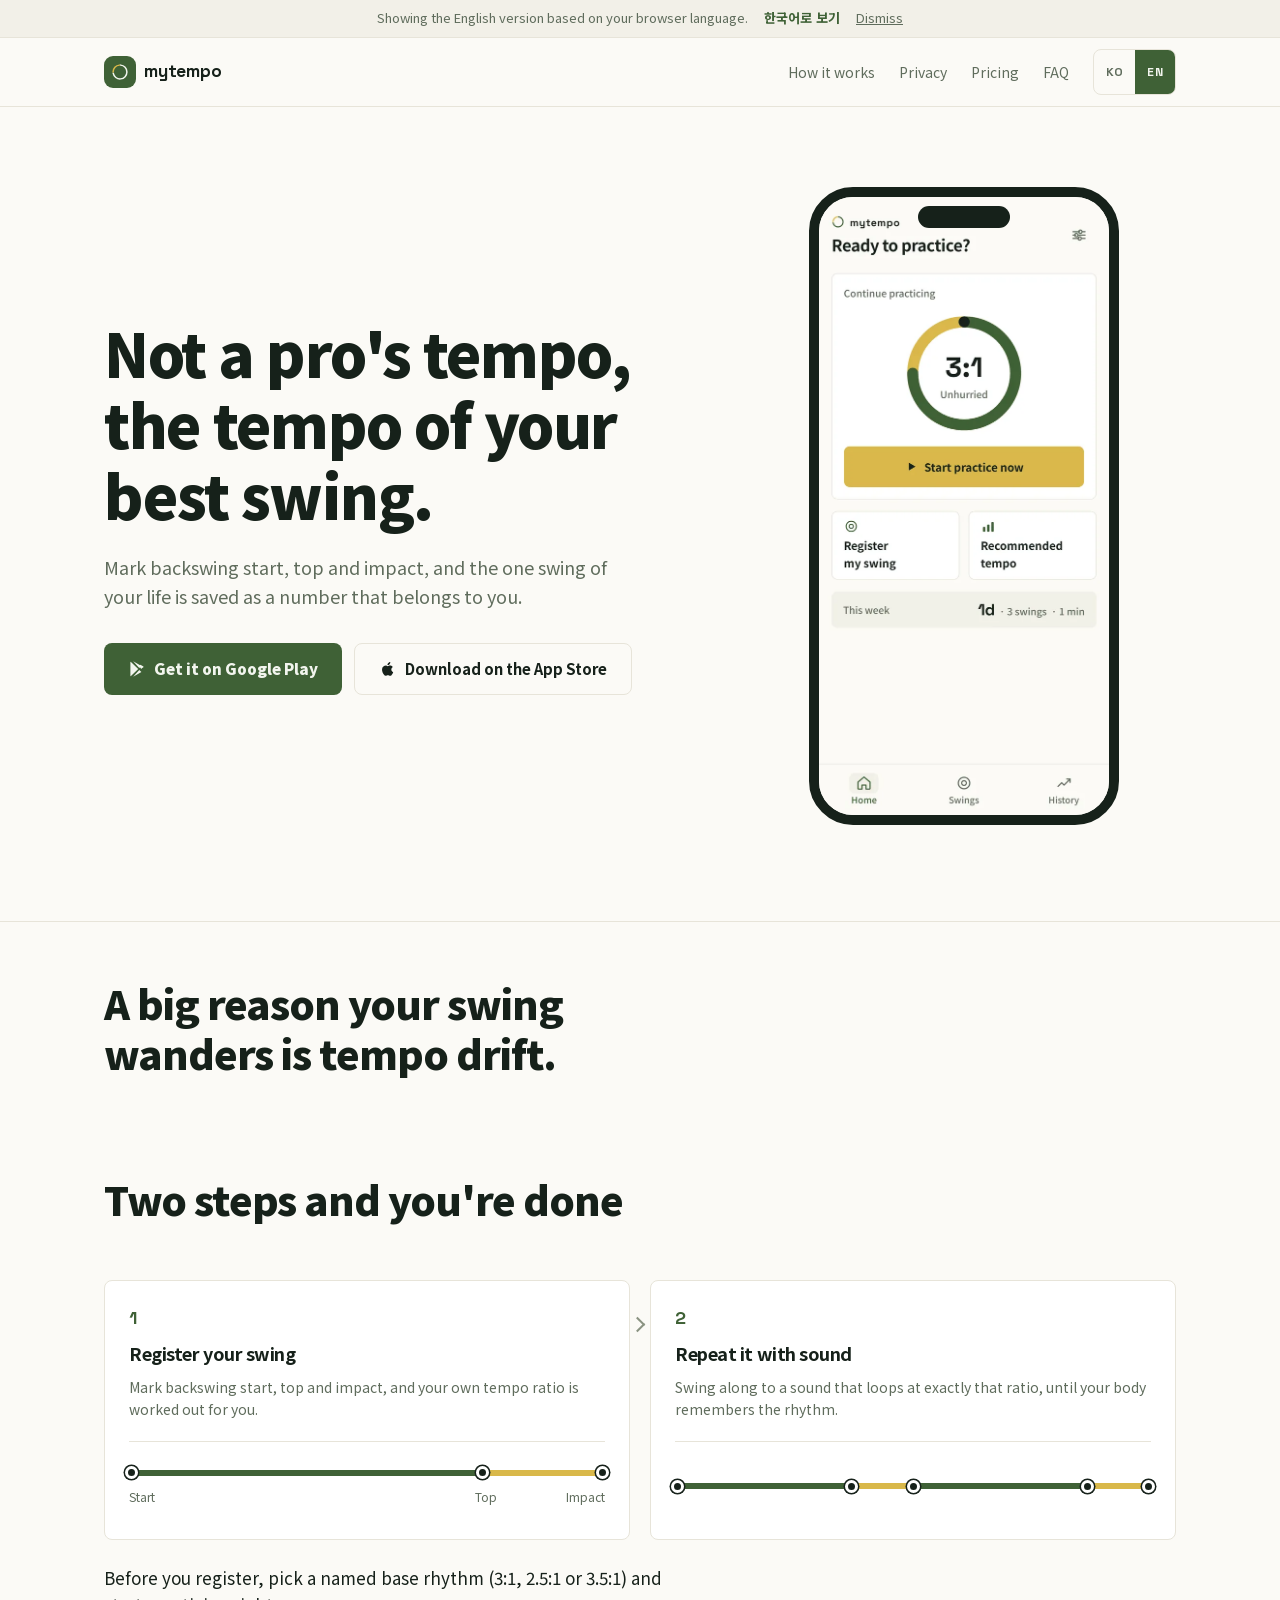
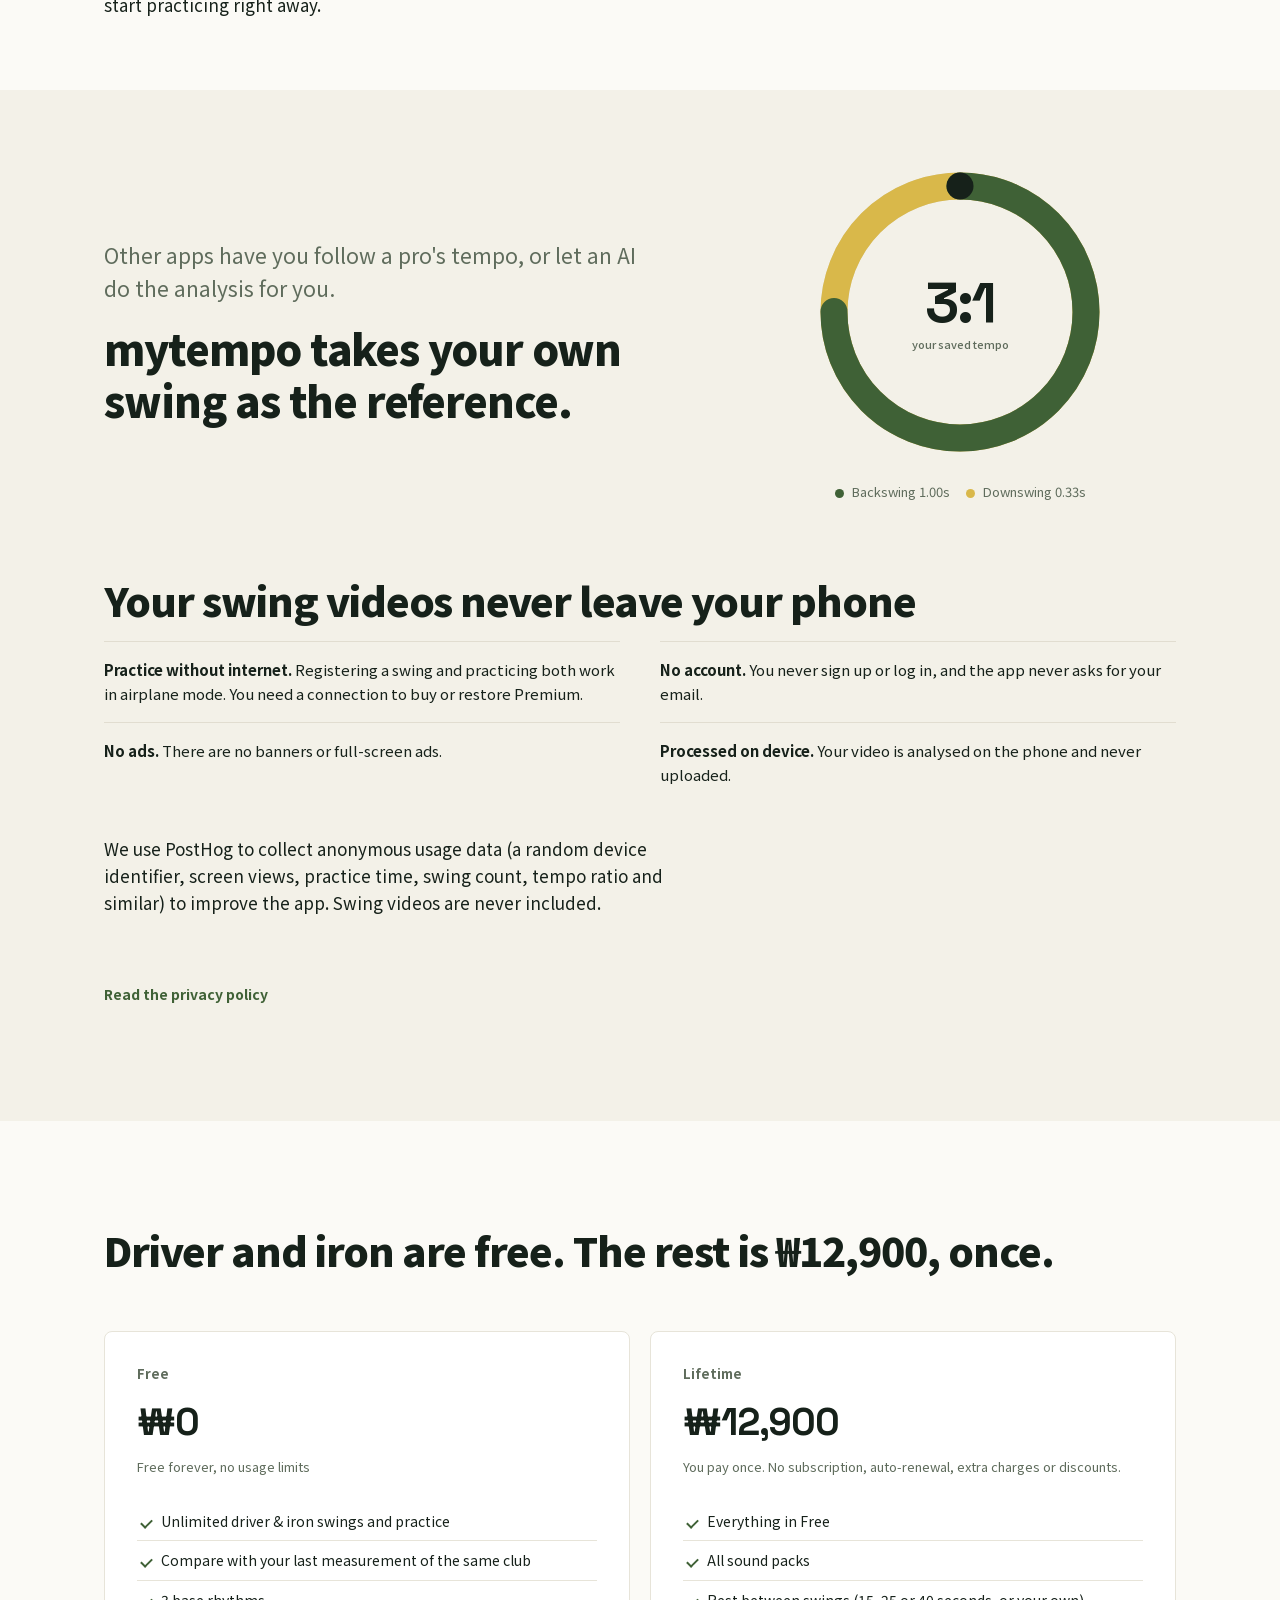
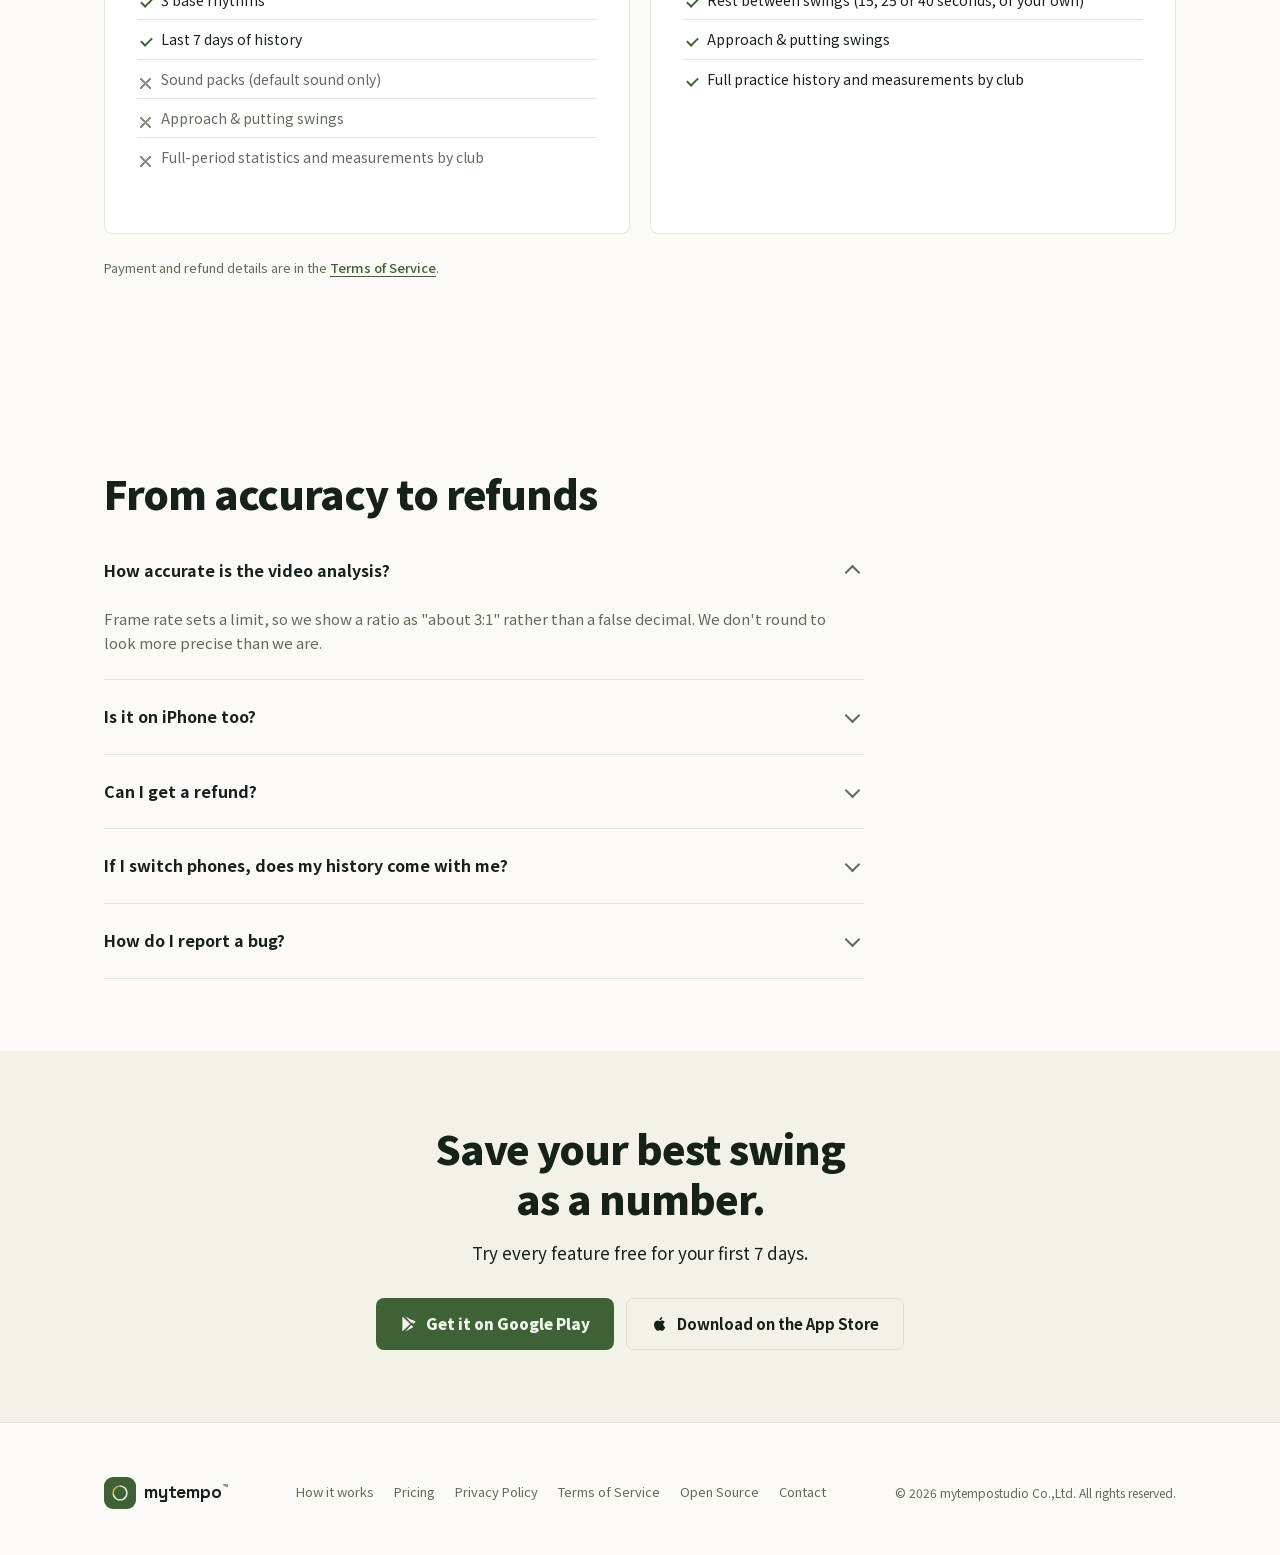
<file: index.html>
<!DOCTYPE html>
<html lang="ko">
<head>
<meta charset="UTF-8">
<meta http-equiv="Content-Security-Policy" content="default-src 'self'; script-src 'self' 'sha256-fwsTcmmGGdUWKKTtUajY3DPffcaQ/tGjzVBNvBlcOe4=' 'sha256-WKtGpikDoucQJlkSrUSk9+GP2khIKWFWPQ9ZaY7mBfA='; style-src 'self' 'unsafe-inline'; img-src 'self' data:; font-src 'self'; connect-src 'self'; form-action 'self'; base-uri 'none'; object-src 'none';">
<script>
/* 브라우저 언어에 한국어가 없으면 영어판으로 한 번 보낸다.

   ⚠️ 크롤러·미리보기 봇은 제외한다. Googlebot은 JS 렌더링을 영어 환경으로 도는데
   조건 없이 넘겨버리면 이 페이지가 "/en/ 로 리다이렉트"로 색인돼 국내 검색에서 밀린다.
   카카오톡·슬랙 링크 미리보기도 한국어 OG를 받아야 한다.

   IP로 국가를 보지 않는다 — GitHub Pages엔 서버 로직이 없기도 하지만,
   해외 사는 한국인에게 영어를 띄우는 건 애초에 틀린 판단이다. 읽는 언어가 기준이다.
   ?lang=ko 또는 KO/EN 토글로 고른 선택은 localStorage에 남아 이 로직보다 우선한다. */
(function(){try{
  var ua = navigator.userAgent || '';
  if (/bot|crawl|spider|slurp|bingpreview|facebookexternalhit|kakaotalk|slackbot|twitterbot|discordbot|whatsapp|embedly|telegrambot|linkedinbot|applebot|w3c_validator/i.test(ua)) return;
  var q = location.search;
  if (q.indexOf('lang=ko') > -1) { try{localStorage.setItem('mytempo:lang','ko');}catch(e){} return; }
  if (localStorage.getItem('mytempo:lang')) return;
  var langs = (navigator.languages && navigator.languages.length) ? navigator.languages : [navigator.language || ''];
  for (var i = 0; i < langs.length; i++) if (/^ko/i.test(langs[i])) return;
  try{sessionStorage.setItem('mytempo:autoLang','1');}catch(e){}
  location.replace('/en/' + q + (location.hash || ''));
}catch(e){}})();
</script>
<meta name="viewport" content="width=device-width, initial-scale=1">
<title>내 최고의 스윙의 템포 · mytempo</title>
<meta name="description" content="복잡한 AI 분석 없이, 내 인생 최고의 스윙 한 번을 숫자로 저장하고 인터넷 없이 연습하는 골프 템포 트레이닝 앱.">
<meta property="og:title" content="내 최고의 스윙의 템포 · mytempo">
<meta property="og:description" content="프로의 템포가 아니라, 내 최고의 스윙의 템포. 인터넷 없이 연습, 광고 없음.">
<meta property="og:type" content="website">
<meta property="og:url" content="https://mytempo.co.kr/">
<meta property="og:image" content="https://mytempo.co.kr/assets/og.png">
<meta property="og:image:width" content="1200">
<meta property="og:image:height" content="630">
<meta property="og:locale" content="ko_KR">
<meta property="og:locale:alternate" content="en_US">
<meta name="twitter:card" content="summary_large_image">
<meta name="theme-color" content="#FBFAF6" media="(prefers-color-scheme: light)">
<meta name="theme-color" content="#121510" media="(prefers-color-scheme: dark)">
<link rel="icon" href="data:image/svg+xml,%3Csvg xmlns='http://www.w3.org/2000/svg' viewBox='0 0 24 24'%3E%3Crect width='24' height='24' rx='6' fill='%233F6136'/%3E%3Cpath d='M 12.802 2.835 A 9.2 9.2 0 1 1 2.940 13.598' fill='none' stroke='%23F2F5EE' stroke-width='2' stroke-linecap='round'/%3E%3Cpath d='M 2.800 12.000 A 9.2 9.2 0 0 1 11.198 2.835' fill='none' stroke='%23D9B84A' stroke-width='2' stroke-linecap='round'/%3E%3C/svg%3E">
<link rel="canonical" href="https://mytempo.co.kr/">
<link rel="alternate" hreflang="ko" href="https://mytempo.co.kr/">
<link rel="alternate" hreflang="en" href="https://mytempo.co.kr/en/">
<link rel="alternate" hreflang="x-default" href="https://mytempo.co.kr/">
<link rel="stylesheet" href="/assets/fonts.css">
<link rel="stylesheet" href="/assets/style.css">
</head>
<body>

<a class="skip-link" href="#main">본문 바로가기</a>

<nav class="nav">
  <div class="wrap">
    <a class="brand" href="/">
      <span class="brand-mark">
        <svg aria-hidden="true" viewBox="0 0 24 24" fill="none"><path d="M 12.802 2.835 A 9.2 9.2 0 1 1 2.940 13.598" style="stroke:var(--on-primary)" stroke-width="2" stroke-linecap="round"/><path d="M 2.800 12.000 A 9.2 9.2 0 0 1 11.198 2.835" style="stroke:var(--gold)" stroke-width="2" stroke-linecap="round"/></svg>
      </span>
      <span class="brand-word">mytempo</span>
    </a>
    <div class="nav-links">
      <a href="#how">사용법</a>
      <a href="#trust">프라이버시</a>
      <a href="#pricing">가격</a>
      <a href="#faq">FAQ</a>
    </div>
    <div class="lang-switch" role="group" aria-label="언어">
      <a href="/?lang=ko" hreflang="ko" lang="ko" aria-current="true">KO</a>
      <a href="/en/" hreflang="en" lang="en">EN</a>
    </div>
  </div>
</nav>

<main id="main">

<!-- ============ HERO ============ -->
<section class="hero">
  <div class="wrap">
    <div>
      <h1>프로의 템포가 아니라,<br>내 최고의 스윙의 템포.</h1>
      <p class="lead">백스윙 시작·탑·임팩트 세 지점만 찍으면, 인생 최고의 스윙 한 번이 나만의 숫자로 남아요.</p>

      <div class="store-row store-cta">
        <a class="btn-primary" data-store="play" href="https://play.google.com/store/apps/details?id=com.mytempo.golf&amp;referrer=utm_source%3Dwebsite"><svg aria-hidden="true" viewBox="0 0 24 24" fill="currentColor"><path d="M3.6 2.2a1 1 0 0 0-.4.8v18a1 1 0 0 0 .4.8l10-9.8-10-9.8Zm11.4 8.5 2.9-2.8-11-6.3 8.1 9.1Zm0 2.6-8.1 9.1 11-6.3-2.9-2.8Zm1.5-1.3 3.6-2a1 1 0 0 0 0-1.8l-3.6-2-2.1 2 2.1 2 2.1 1.8Z"/></svg>Google Play에서 받기</a>
        <a class="btn-ghost" data-store="ios" href="https://apps.apple.com/app/id6818107414"><svg aria-hidden="true" viewBox="0 0 24 24" fill="currentColor"><path d="M16.4 12.7c0-2.3 1.9-3.4 2-3.5-1.1-1.6-2.8-1.8-3.4-1.8-1.4-.1-2.8.9-3.5.9-.7 0-1.8-.9-3-.8-1.5 0-2.9.9-3.7 2.3-1.6 2.7-.4 6.8 1.1 9 .8 1.1 1.7 2.3 2.9 2.3 1.2 0 1.6-.7 3-.7 1.4 0 1.8.7 3 .7 1.3 0 2.1-1.1 2.8-2.2.9-1.3 1.3-2.5 1.3-2.6 0 0-2.5-1-2.5-3.6ZM14.1 5.5c.6-.8 1.1-1.9 1-3-.9 0-2.1.6-2.8 1.4-.6.7-1.2 1.8-1 2.9 1 .1 2.1-.5 2.8-1.3Z"/></svg>App Store에서 받기</a>
      </div>
    </div>

    <!-- 앱 실제 화면을 랜딩에서 처음으로 보여준다 -->
    <div class="phone-stage">
      <div class="phone">
        <span class="phone-notch" aria-hidden="true"></span>
        <picture>
          <source media="(prefers-color-scheme: dark)" type="image/webp" srcset="/assets/app-home-dark.webp">
          <source media="(prefers-color-scheme: dark)" srcset="/assets/app-home-dark.png">
          <source type="image/webp" srcset="/assets/app-home-light.webp">
          <img src="/assets/app-home-light.png" width="620" height="1277" decoding="async"
               alt="mytempo 홈 화면. 기준 리듬 3:1 템포 링과 백스윙·다운스윙 구간, [바로 연습 시작] 버튼, [내 스윙 등록]·[추천 템포] 카드와 이번 주 연습 기록">
        </picture>
      </div>
    </div>
  </div>
</section>

<!-- ============ PROBLEM ============ -->
<section class="tight statement-only">
  <div class="wrap">
    <h2 class="section-title">스윙이 흔들리는 큰 원인은<br>템포 변동이에요.</h2>
  </div>
</section>

<!-- ============ HOW IT WORKS ============ -->
<section id="how" class="tight">
  <div class="wrap">
    <h2 class="section-title" style="margin-bottom:56px">두 단계면 끝나요</h2>
    <div class="steps steps-linked">

      <div class="step">
        <div class="idx">1</div>
        <h3>내 스윙 등록</h3>
        <p>백스윙 시작, 탑, 임팩트 세 지점만 마킹하면 나만의 템포 비율이 자동으로 계산돼요.</p>
        <div class="step-visual">
          <div style="width:100%">
            <div class="marks">
              <span class="pt"></span><span class="seg bs"></span><span class="pt"></span><span class="seg ds"></span><span class="pt"></span>
            </div>
            <div class="marks-legend"><span>시작</span><span>탑</span><span>임팩트</span></div>
          </div>
        </div>
      </div>

      <div class="step">
        <div class="idx">2</div>
        <h3>소리로 반복</h3>
        <p>계산된 비율 그대로 반복되는 소리를 따라, 몸이 리듬을 기억할 때까지 연습해요.</p>
        <div class="step-visual">
          <div class="marks" aria-hidden="true"><span class="pt"></span><span class="seg bs"></span><span class="pt"></span><span class="seg ds"></span><span class="pt"></span><span class="seg bs"></span><span class="pt"></span><span class="seg ds"></span><span class="pt"></span></div>
        </div>
      </div>

    </div>
    <p class="section-sub" style="margin-top:24px">등록 전에는 이름 붙은 기준 리듬(3:1, 2.5:1, 3.5:1) 중에서 골라 바로 연습할 수 있어요.</p>
  </div>
</section>

<!-- ============ POSITIONING BAND ============ -->
<section class="band tight">
  <div class="wrap difference-row">
    <div class="difference">
      <p class="statement">다른 앱들은 프로의 템포를 따라하게 하거나, AI가 대신 분석해줘요.</p>
      <p class="statement-accent">mytempo는 당신의 스윙 자체를 기준으로 삼아요.</p>
    </div>

    <!-- 시그니처 컴포넌트 — 앱 components/TempoRing.tsx 와 같은 기하·같은 파형 타이밍 -->
    <div class="difference-ring">
      <div class="ring lg" role="img"
           aria-label="3대 1 비율로 백스윙과 다운스윙을 나눈 템포 링. 진행 점이 백스윙 시작·탑·임팩트를 차례로 지나요.">
        <svg aria-hidden="true" viewBox="0 0 100 100">
          <circle class="ring-track" cx="50" cy="50" r="42" fill="none" stroke-width="9"/>
          <circle class="ring-gold" cx="50" cy="50" r="42" fill="none" stroke-width="9" stroke-linecap="round" transform="rotate(-90 50 50)" stroke-dasharray="264"/>
          <circle class="ring-green" cx="50" cy="50" r="42" fill="none" stroke-width="9" stroke-linecap="round" transform="rotate(-90 50 50)" stroke-dasharray="198 66"/>
          <circle class="ring-fx ring-fx-top" cx="8" cy="50" r="8.5"/>
          <circle class="ring-fx ring-fx-impact" cx="50" cy="8" r="8.5"/>
        </svg>
        <div class="ring-dot-wrap" aria-hidden="true">
          <svg aria-hidden="true" viewBox="0 0 100 100"><circle class="ring-dot" cx="50" cy="8" r="4.5"/></svg>
        </div>
        <div class="ring-center">3:1<small>내가 등록한 템포</small></div>
      </div>
      <p class="ring-caption">
        <span><i class="k-green"></i>백스윙 1.00초</span>
        <span><i class="k-gold"></i>다운스윙 0.33초</span>
      </p>
    </div>
  </div>
</section>

<!-- ============ TRUST ============ -->
<section id="trust" class="band" style="padding-top:0">
  <div class="wrap">
    <h2 class="section-title">스윙 영상은 기기 밖으로 나가지 않아요</h2>
    <div class="trust-grid">
      <div class="trust-item">
        <p><b>인터넷 없이 연습.</b> 스윙 등록과 연습은 비행기 모드에서도 그대로 돼요. Premium 결제와 복원에는 인터넷이 필요해요.</p>
      </div>
      <div class="trust-item">
        <p><b>계정 없음.</b> 가입도 로그인도 없어요. 앱은 이메일을 받지 않아요.</p>
      </div>
      <div class="trust-item">
        <p><b>광고 없음.</b> 배너도 전면 광고도 넣지 않아요.</p>
      </div>
      <div class="trust-item">
        <p><b>기기 안에서만 처리.</b> 촬영한 영상은 업로드되지 않고 기기 내부에서만 분석돼요.</p>
      </div>
    </div>
    <p class="section-sub" style="margin-top:16px">서비스 개선을 위해 PostHog로 익명 사용 통계(기기 식별자, 화면 조회, 연습 시간, 스윙 수, 템포 비율 등)를 수집해요. 스윙 영상은 포함되지 않아요.</p>
    <a class="link-arrow" href="/privacy/">개인정보처리방침 보기</a>
  </div>
</section>

<!-- ============ PRICING ============ -->
<section id="pricing">
  <div class="wrap">
    <h2 class="section-title" style="margin-bottom:56px">드라이버·아이언은 무료, 나머지는 ₩12,900 한 번이에요</h2>
    <div class="price-grid">
      <div class="price-card">
        <div class="plan-row"><p class="plan">Free</p></div>
        <p class="amount">₩0</p>
        <p class="desc">영구 무료, 횟수 제한 없음</p>
        <ul>
          <li>드라이버·아이언 스윙 등록과 연습 무제한</li>
          <li>같은 클럽 직전 측정과 비교</li>
          <li>기준 리듬 3종</li>
          <li>최근 7일 히스토리</li>
          <li class="off">사운드팩 (기본음만)</li>
          <li class="off">어프로치·퍼팅 등록</li>
          <li class="off">전체 기간 통계와 클럽별 측정 기록</li>
        </ul>
      </div>
      <div class="price-card">
        <div class="plan-row"><p class="plan">Lifetime</p></div>
        <p class="amount">₩12,900</p>
        <p class="desc">한 번만 결제해요. 구독, 자동 갱신, 추가 결제, 할인 모두 없어요.</p>
        <ul>
          <li>Free의 모든 기능 포함</li>
          <li>사운드팩 전체</li>
          <li>샷 간격 선택(15초, 25초, 40초 또는 직접 입력)</li>
          <li>어프로치·퍼팅 스윙 등록</li>
          <li>전체 기간 연습 기록과 클럽별 측정 기록</li>
        </ul>
      </div>
    </div>
    <p class="price-foot">결제·환불 관련 내용은 <a class="link-arrow" href="/terms/">이용약관</a>에서 확인하실 수 있어요.</p>
  </div>
</section>

<!-- ============ FAQ ============ -->
<section id="faq" class="tight">
  <div class="wrap">
    <h2 class="section-title">정확도부터 환불까지 답해 드려요</h2>
    <div class="faq">
      <details open>
        <summary>영상 분석이 정확한가요?</summary>
        <p>촬영 프레임레이트의 한계가 있어 비율은 "약 3:1"처럼 표기해요. 실제보다 정밀해 보이게 반올림하지 않아요.</p>
      </details>
      <details>
        <summary>아이폰에서도 쓸 수 있나요?</summary>
        <p>Google Play(Android)와 App Store(iPhone) 둘 다에서 받을 수 있어요. 기능과 가격도 같아요.</p>
      </details>
      <details>
        <summary>환불이 되나요?</summary>
        <p>결제일로부터 7일 이내에는 전자상거래법에 따라 청약철회를 요청할 수 있어요. 다만 결제 즉시 기능이 제공되는 특성상 그 범위 안에서 제한될 수 있어요. 절차는 결제하신 앱 마켓(Google Play 등)의 환불 정책을 우선 따르며, 어려운 경우 contact@mytempo.co.kr로 문의해 주세요.</p>
      </details>
      <details>
        <summary>기기를 바꾸면 기록이 그대로 옮겨지나요?</summary>
        <p>기록은 기기 안에 저장되고 앱이 따로 옮겨주지는 않아요. 휴대폰의 기본 백업(Google·iCloud)이나 기기 이전 기능을 쓰시면 함께 옮겨질 수 있어요. 설정의 "내 데이터 내보내기"로 스윙 기록을 JSON 파일로 보관할 수도 있지만, 그 파일을 앱으로 다시 불러오는 기능은 아직 없어요.</p>
      </details>
      <details>
        <summary>버그를 발견했어요, 어떻게 알려드리면 되나요?</summary>
        <p>contact@mytempo.co.kr로 상황과 스크린샷을 함께 보내주시면 큰 도움이 돼요. 앱 내 설정 화면에서도 "문의하기"로 바로 메일을 보낼 수 있어요.</p>
      </details>
    </div>
  </div>
</section>

<!-- ============ FINAL CTA ============ -->
<section class="band final-cta tight">
  <div class="wrap">
    <h2 class="section-title">내 최고의 스윙, 숫자로 남겨두세요.</h2>
    <p class="section-sub" style="margin:0 auto 32px">처음 7일은 모든 기능을 무료로 써 볼 수 있어요.</p>
    <div class="store-row store-cta">
      <a class="btn-primary" data-store="play" href="https://play.google.com/store/apps/details?id=com.mytempo.golf&amp;referrer=utm_source%3Dwebsite"><svg aria-hidden="true" viewBox="0 0 24 24" fill="currentColor"><path d="M3.6 2.2a1 1 0 0 0-.4.8v18a1 1 0 0 0 .4.8l10-9.8-10-9.8Zm11.4 8.5 2.9-2.8-11-6.3 8.1 9.1Zm0 2.6-8.1 9.1 11-6.3-2.9-2.8Zm1.5-1.3 3.6-2a1 1 0 0 0 0-1.8l-3.6-2-2.1 2 2.1 2 2.1 1.8Z"/></svg>Google Play에서 받기</a>
      <a class="btn-ghost" data-store="ios" href="https://apps.apple.com/app/id6818107414"><svg aria-hidden="true" viewBox="0 0 24 24" fill="currentColor"><path d="M16.4 12.7c0-2.3 1.9-3.4 2-3.5-1.1-1.6-2.8-1.8-3.4-1.8-1.4-.1-2.8.9-3.5.9-.7 0-1.8-.9-3-.8-1.5 0-2.9.9-3.7 2.3-1.6 2.7-.4 6.8 1.1 9 .8 1.1 1.7 2.3 2.9 2.3 1.2 0 1.6-.7 3-.7 1.4 0 1.8.7 3 .7 1.3 0 2.1-1.1 2.8-2.2.9-1.3 1.3-2.5 1.3-2.6 0 0-2.5-1-2.5-3.6ZM14.1 5.5c.6-.8 1.1-1.9 1-3-.9 0-2.1.6-2.8 1.4-.6.7-1.2 1.8-1 2.9 1 .1 2.1-.5 2.8-1.3Z"/></svg>App Store에서 받기</a>
    </div>
  </div>
</section>

</main>

<footer>
  <div class="wrap">
    <div class="brand">
      <span class="brand-mark">
        <svg aria-hidden="true" viewBox="0 0 24 24" fill="none"><path d="M 12.802 2.835 A 9.2 9.2 0 1 1 2.940 13.598" style="stroke:var(--on-primary)" stroke-width="2" stroke-linecap="round"/><path d="M 2.800 12.000 A 9.2 9.2 0 0 1 11.198 2.835" style="stroke:var(--gold)" stroke-width="2" stroke-linecap="round"/></svg>
      </span>
      <span class="brand-word">mytempo<span class="brand-tm">™</span></span>
    </div>
    <div class="footer-links">
      <a href="#how">사용법</a>
      <a href="#pricing">가격</a>
      <a href="/privacy/">개인정보처리방침</a>
      <a href="/terms/">이용약관</a>
      <a href="/oss/">오픈소스 라이선스</a>
      <a href="mailto:contact@mytempo.co.kr">문의</a>
    </div>
    <div class="footer-copy">© 2026 mytempostudio Co.,Ltd. All rights reserved.</div>
  </div>
</footer>

<script>
/* 언어를 직접 고르면 기억한다 — 다음 방문에 자동 전환이 그 선택을 덮어쓰지 않도록. */
(function(){var s=document.querySelector(".lang-switch");if(!s)return;
  s.addEventListener("click",function(e){var a=e.target.closest("a");if(!a)return;
    try{localStorage.setItem("mytempo:lang",a.getAttribute("hreflang"));}catch(err){}});})();
</script>
<script src="/assets/store-cta.js"></script>
</body>
</html>
</file>
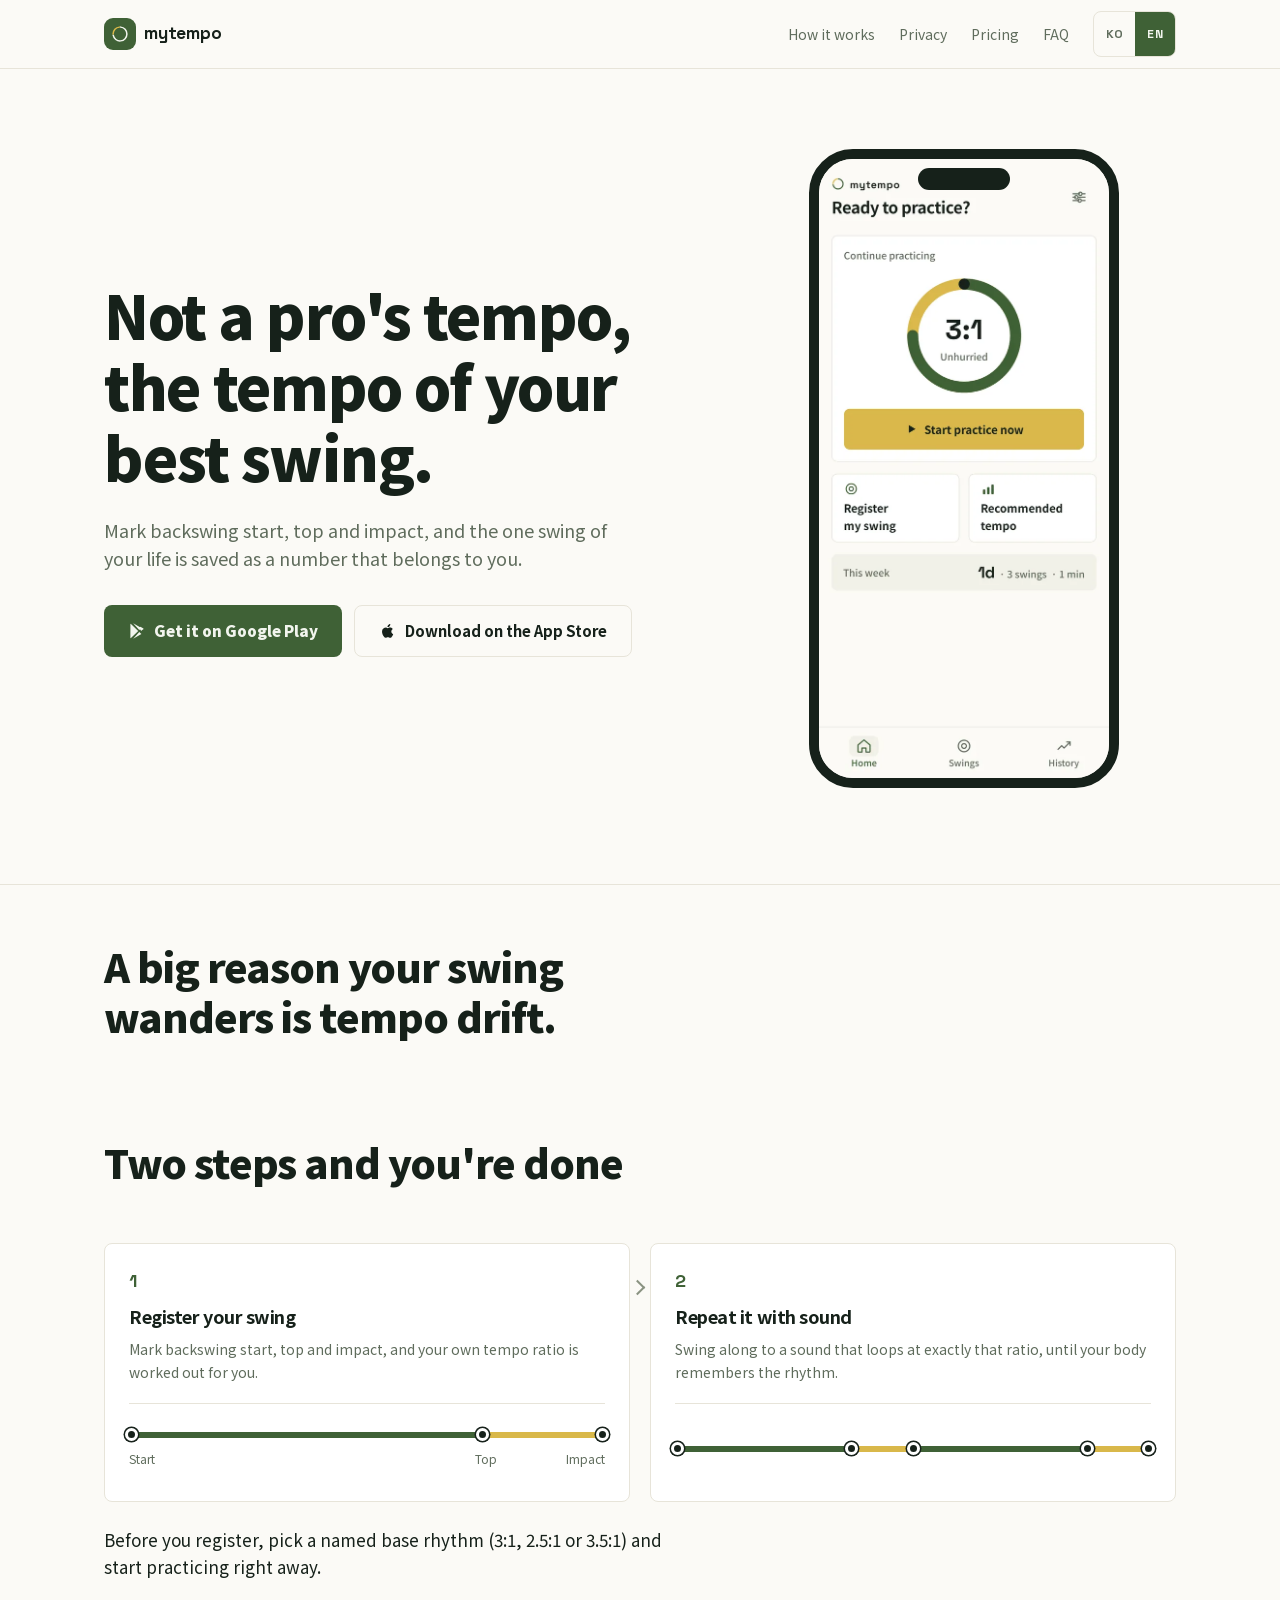
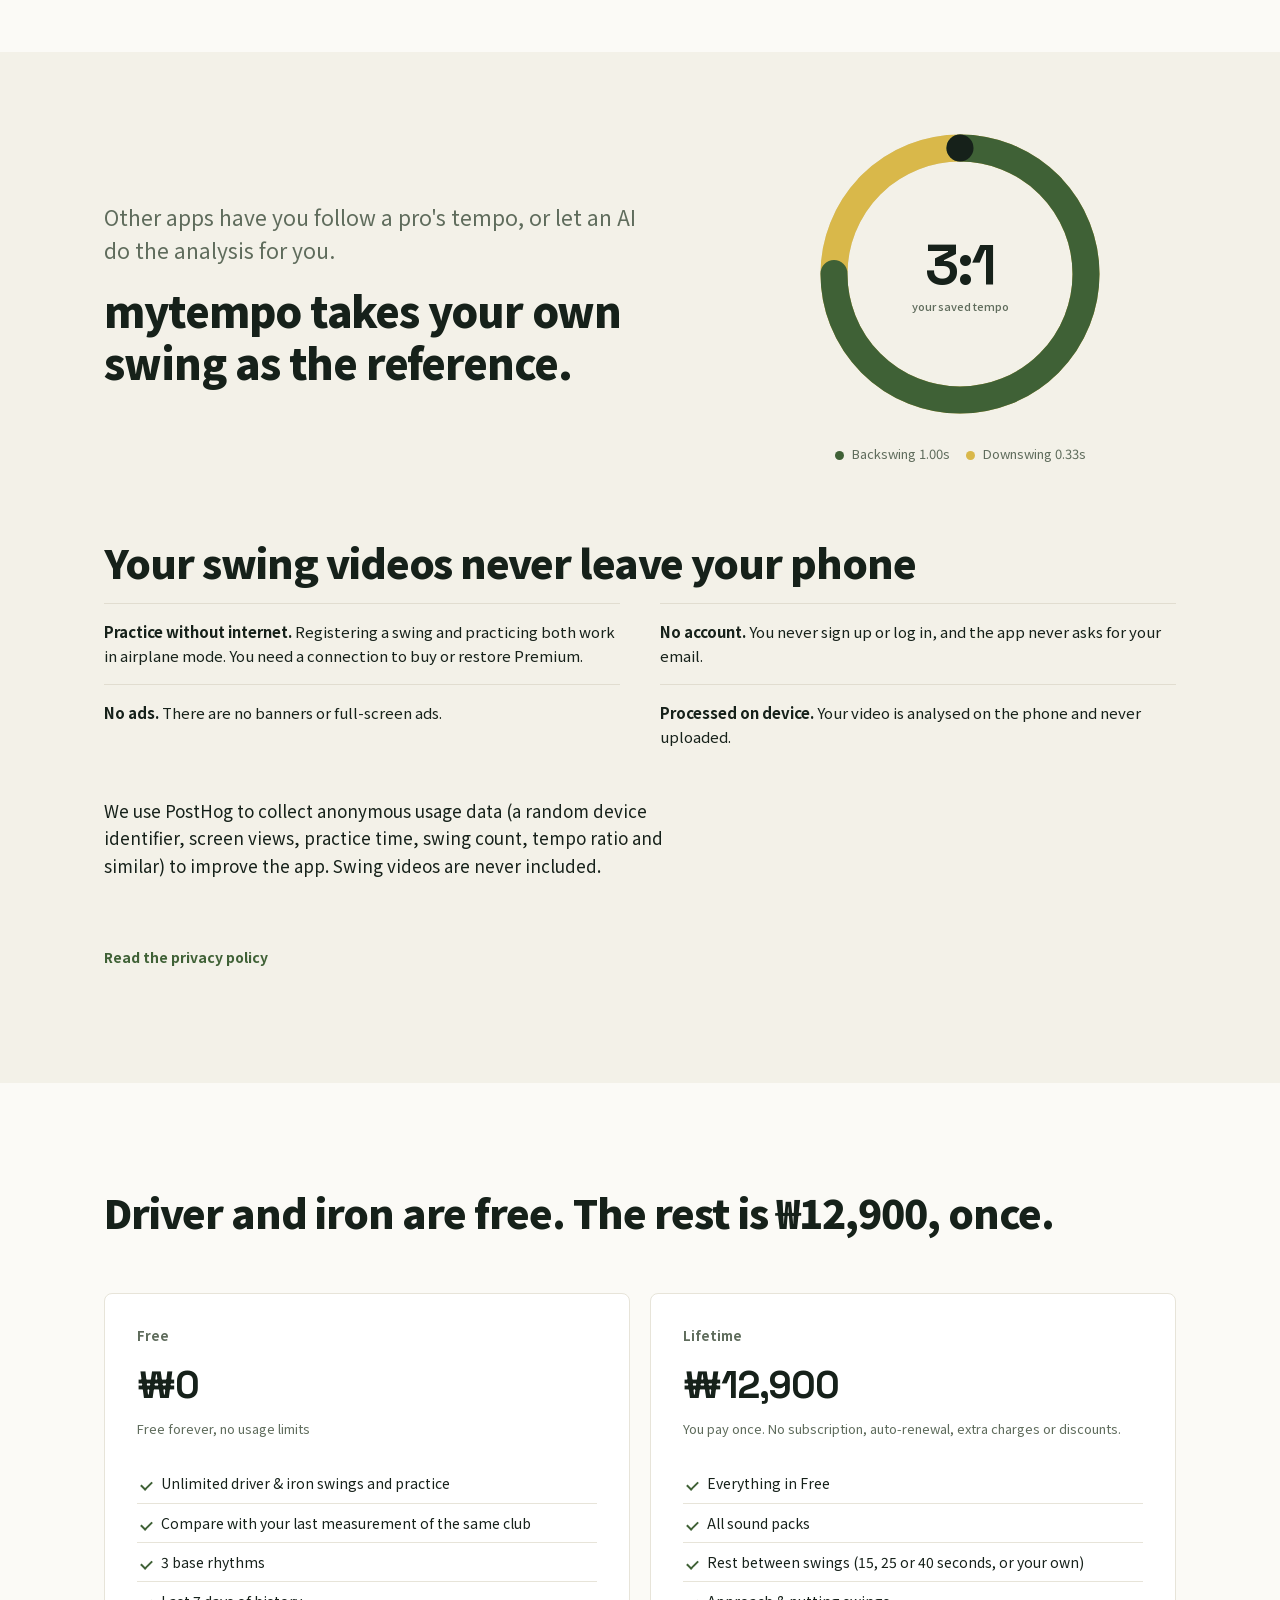
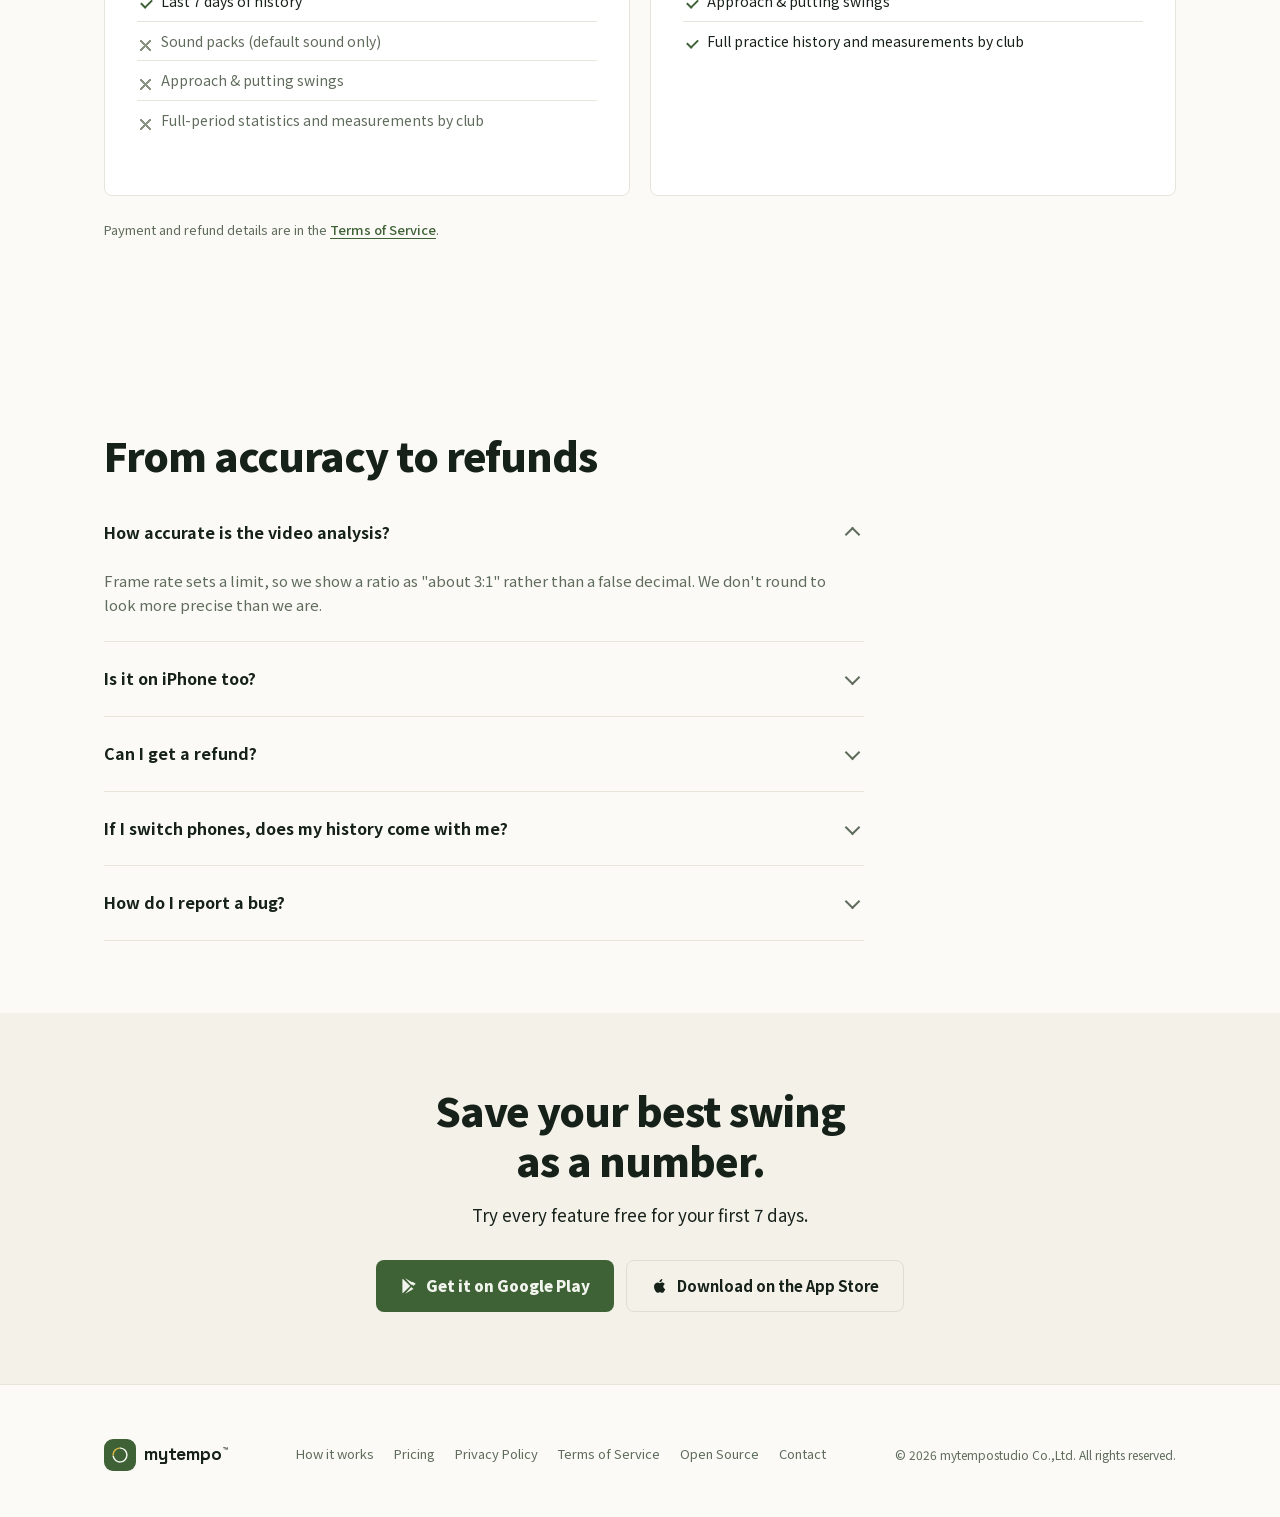
<file: en/index.html>
<!DOCTYPE html>
<html lang="en">
<head>
<meta charset="UTF-8">
<meta http-equiv="Content-Security-Policy" content="default-src 'self'; script-src 'self' 'sha256-woPlmpRkM1gqbswL9fDu/2VmFfqWz5HU817QuhK3Z4E='; style-src 'self' 'unsafe-inline'; img-src 'self' data:; font-src 'self'; connect-src 'self'; form-action 'self'; base-uri 'none'; object-src 'none';">
<meta name="viewport" content="width=device-width, initial-scale=1">
<title>The tempo of your best swing · mytempo</title>
<meta name="description" content="Mark three points and the one swing of your life is saved as your own number. A golf tempo trainer you can practice with offline, with no account and no ads.">
<meta property="og:title" content="The tempo of your best swing · mytempo">
<meta property="og:description" content="Not a pro's tempo. Yours. Practice offline, no ads.">
<meta property="og:type" content="website">
<meta property="og:url" content="https://mytempo.co.kr/en/">
<meta property="og:image" content="https://mytempo.co.kr/assets/og-en.png">
<meta property="og:image:width" content="1200">
<meta property="og:image:height" content="630">
<meta property="og:locale" content="en_US">
<meta property="og:locale:alternate" content="ko_KR">
<meta name="twitter:card" content="summary_large_image">
<meta name="theme-color" content="#FBFAF6" media="(prefers-color-scheme: light)">
<meta name="theme-color" content="#121510" media="(prefers-color-scheme: dark)">
<link rel="canonical" href="https://mytempo.co.kr/en/">
<link rel="alternate" hreflang="ko" href="https://mytempo.co.kr/">
<link rel="alternate" hreflang="en" href="https://mytempo.co.kr/en/">
<link rel="alternate" hreflang="x-default" href="https://mytempo.co.kr/">
<link rel="icon" href="data:image/svg+xml,%3Csvg xmlns='http://www.w3.org/2000/svg' viewBox='0 0 24 24'%3E%3Crect width='24' height='24' rx='6' fill='%233F6136'/%3E%3Cpath d='M 12.802 2.835 A 9.2 9.2 0 1 1 2.940 13.598' fill='none' stroke='%23F2F5EE' stroke-width='2' stroke-linecap='round'/%3E%3Cpath d='M 2.800 12.000 A 9.2 9.2 0 0 1 11.198 2.835' fill='none' stroke='%23D9B84A' stroke-width='2' stroke-linecap='round'/%3E%3C/svg%3E">
<link rel="stylesheet" href="/assets/fonts.css">
<link rel="stylesheet" href="/assets/style.css">
</head>
<body>

<a class="skip-link" href="#main">Skip to content</a>

<div class="lang-notice" id="lang-notice" hidden>
  <div class="wrap">
    <span>Showing the English version based on your browser language.</span>
    <a href="/?lang=ko" hreflang="ko" lang="ko">한국어로 보기</a>
    <button type="button" id="lang-notice-close">Dismiss</button>
  </div>
</div>

<nav class="nav">
  <div class="wrap">
    <a class="brand" href="/en/">
      <span class="brand-mark">
        <svg aria-hidden="true" viewBox="0 0 24 24" fill="none"><path d="M 12.802 2.835 A 9.2 9.2 0 1 1 2.940 13.598" style="stroke:var(--on-primary)" stroke-width="2" stroke-linecap="round"/><path d="M 2.800 12.000 A 9.2 9.2 0 0 1 11.198 2.835" style="stroke:var(--gold)" stroke-width="2" stroke-linecap="round"/></svg>
      </span>
      <span class="brand-word">mytempo</span>
    </a>
    <div class="nav-links">
      <a href="#how">How it works</a>
      <a href="#trust">Privacy</a>
      <a href="#pricing">Pricing</a>
      <a href="#faq">FAQ</a>
    </div>
    <div class="lang-switch" role="group" aria-label="Language">
      <a href="/?lang=ko" hreflang="ko" lang="ko">KO</a>
      <a href="/en/" hreflang="en" lang="en" aria-current="true">EN</a>
    </div>
  </div>
</nav>

<main id="main">

<section class="hero">
  <div class="wrap">
    <div>
      <h1>Not a pro's tempo,<br>the tempo of your best swing.</h1>
      <p class="lead">Mark backswing start, top and impact, and the one swing of your life is saved as a number that belongs to you.</p>

      <div class="store-row store-cta">
        <a class="btn-primary" data-store="play" href="https://play.google.com/store/apps/details?id=com.mytempo.golf&amp;referrer=utm_source%3Dwebsite"><svg aria-hidden="true" viewBox="0 0 24 24" fill="currentColor"><path d="M3.6 2.2a1 1 0 0 0-.4.8v18a1 1 0 0 0 .4.8l10-9.8-10-9.8Zm11.4 8.5 2.9-2.8-11-6.3 8.1 9.1Zm0 2.6-8.1 9.1 11-6.3-2.9-2.8Zm1.5-1.3 3.6-2a1 1 0 0 0 0-1.8l-3.6-2-2.1 2 2.1 2 2.1 1.8Z"/></svg>Get it on Google Play</a>
        <a class="btn-ghost" data-store="ios" href="https://apps.apple.com/app/id6818107414"><svg aria-hidden="true" viewBox="0 0 24 24" fill="currentColor"><path d="M16.4 12.7c0-2.3 1.9-3.4 2-3.5-1.1-1.6-2.8-1.8-3.4-1.8-1.4-.1-2.8.9-3.5.9-.7 0-1.8-.9-3-.8-1.5 0-2.9.9-3.7 2.3-1.6 2.7-.4 6.8 1.1 9 .8 1.1 1.7 2.3 2.9 2.3 1.2 0 1.6-.7 3-.7 1.4 0 1.8.7 3 .7 1.3 0 2.1-1.1 2.8-2.2.9-1.3 1.3-2.5 1.3-2.6 0 0-2.5-1-2.5-3.6ZM14.1 5.5c.6-.8 1.1-1.9 1-3-.9 0-2.1.6-2.8 1.4-.6.7-1.2 1.8-1 2.9 1 .1 2.1-.5 2.8-1.3Z"/></svg>Download on the App Store</a>
      </div>
    </div>

    <div class="phone-stage">
      <div class="phone">
        <span class="phone-notch" aria-hidden="true"></span>
        <picture>
          <source media="(prefers-color-scheme: dark)" type="image/webp" srcset="/assets/app-home-dark-en.webp">
          <source media="(prefers-color-scheme: dark)" srcset="/assets/app-home-dark-en.png">
          <source type="image/webp" srcset="/assets/app-home-light-en.webp">
          <img src="/assets/app-home-light-en.png" width="620" height="1277" decoding="async"
               alt="The mytempo home screen: the 3:1 base-rhythm tempo ring with backswing and downswing arcs, a Start practice now button, and Register my swing / Recommended tempo cards below.">
        </picture>
      </div>
    </div>
  </div>
</section>

<section class="tight statement-only">
  <div class="wrap">
    <h2 class="section-title">A big reason your swing<br>wanders is tempo drift.</h2>
  </div>
</section>

<section id="how" class="tight">
  <div class="wrap">
    <h2 class="section-title" style="margin-bottom:56px">Two steps and you're done</h2>
    <div class="steps steps-linked">

      <div class="step">
        <div class="idx">1</div>
        <h3>Register your swing</h3>
        <p>Mark backswing start, top and impact, and your own tempo ratio is worked out for you.</p>
        <div class="step-visual">
          <div style="width:100%">
            <div class="marks">
              <span class="pt"></span><span class="seg bs"></span><span class="pt"></span><span class="seg ds"></span><span class="pt"></span>
            </div>
            <div class="marks-legend"><span>Start</span><span>Top</span><span>Impact</span></div>
          </div>
        </div>
      </div>

      <div class="step">
        <div class="idx">2</div>
        <h3>Repeat it with sound</h3>
        <p>Swing along to a sound that loops at exactly that ratio, until your body remembers the rhythm.</p>
        <div class="step-visual">
          <div class="marks" aria-hidden="true"><span class="pt"></span><span class="seg bs"></span><span class="pt"></span><span class="seg ds"></span><span class="pt"></span><span class="seg bs"></span><span class="pt"></span><span class="seg ds"></span><span class="pt"></span></div>
        </div>
      </div>

    </div>
    <p class="section-sub" style="margin-top:24px">Before you register, pick a named base rhythm (3:1, 2.5:1 or 3.5:1) and start practicing right away.</p>
  </div>
</section>

<section class="band tight">
  <div class="wrap difference-row">
    <div class="difference">
      <p class="statement">Other apps have you follow a pro's tempo, or let an AI do the analysis for you.</p>
      <p class="statement-accent">mytempo takes your own swing as the reference.</p>
    </div>

    <div class="difference-ring">
      <div class="ring lg" role="img"
           aria-label="A tempo ring split 3 to 1 between backswing and downswing. A moving dot passes backswing start, top and impact in turn.">
        <svg aria-hidden="true" viewBox="0 0 100 100">
          <circle class="ring-track" cx="50" cy="50" r="42" fill="none" stroke-width="9"/>
          <circle class="ring-gold" cx="50" cy="50" r="42" fill="none" stroke-width="9" stroke-linecap="round" transform="rotate(-90 50 50)" stroke-dasharray="264"/>
          <circle class="ring-green" cx="50" cy="50" r="42" fill="none" stroke-width="9" stroke-linecap="round" transform="rotate(-90 50 50)" stroke-dasharray="198 66"/>
          <circle class="ring-fx ring-fx-top" cx="8" cy="50" r="8.5"/>
          <circle class="ring-fx ring-fx-impact" cx="50" cy="8" r="8.5"/>
        </svg>
        <div class="ring-dot-wrap" aria-hidden="true">
          <svg aria-hidden="true" viewBox="0 0 100 100"><circle class="ring-dot" cx="50" cy="8" r="4.5"/></svg>
        </div>
        <div class="ring-center">3:1<small>your saved tempo</small></div>
      </div>
      <p class="ring-caption">
        <span><i class="k-green"></i>Backswing 1.00s</span>
        <span><i class="k-gold"></i>Downswing 0.33s</span>
      </p>
    </div>
  </div>
</section>

<section id="trust" class="band" style="padding-top:0">
  <div class="wrap">
    <h2 class="section-title">Your swing videos never leave your phone</h2>
    <div class="trust-grid">
      <div class="trust-item">
        <p><b>Practice without internet.</b> Registering a swing and practicing both work in airplane mode. You need a connection to buy or restore Premium.</p>
      </div>
      <div class="trust-item">
        <p><b>No account.</b> You never sign up or log in, and the app never asks for your email.</p>
      </div>
      <div class="trust-item">
        <p><b>No ads.</b> There are no banners or full-screen ads.</p>
      </div>
      <div class="trust-item">
        <p><b>Processed on device.</b> Your video is analysed on the phone and never uploaded.</p>
      </div>
    </div>
    <p class="section-sub" style="margin-top:16px">We use PostHog to collect anonymous usage data (a random device identifier, screen views, practice time, swing count, tempo ratio and similar) to improve the app. Swing videos are never included.</p>
    <a class="link-arrow" href="/en/privacy/">Read the privacy policy</a>
  </div>
</section>

<section id="pricing">
  <div class="wrap">
    <h2 class="section-title" style="margin-bottom:56px">Driver and iron are free. The rest is ₩12,900, once.</h2>
    <div class="price-grid">
      <div class="price-card">
        <div class="plan-row"><p class="plan">Free</p></div>
        <p class="amount">₩0</p>
        <p class="desc">Free forever, no usage limits</p>
        <ul>
          <li>Unlimited driver &amp; iron swings and practice</li>
          <li>Compare with your last measurement of the same club</li>
          <li>3 base rhythms</li>
          <li>Last 7 days of history</li>
                    <li class="off">Sound packs (default sound only)</li>
          <li class="off">Approach &amp; putting swings</li>
          <li class="off">Full-period statistics and measurements by club</li>
        </ul>
      </div>
      <div class="price-card">
        <div class="plan-row"><p class="plan">Lifetime</p></div>
        <p class="amount">₩12,900</p>
        <p class="desc">You pay once. No subscription, auto-renewal, extra charges or discounts.</p>
        <ul>
          <li>Everything in Free</li>
          <li>All sound packs</li>
          <li>Rest between swings (15, 25 or 40 seconds, or your own)</li>
          <li>Approach &amp; putting swings</li>
          <li>Full practice history and measurements by club</li>
        </ul>
      </div>
    </div>
    <p class="price-foot">Payment and refund details are in the <a class="link-arrow" href="/en/terms/">Terms of Service</a>.</p>
  </div>
</section>

<section id="faq" class="tight">
  <div class="wrap">
    <h2 class="section-title">From accuracy to refunds</h2>
    <div class="faq">
      <details open>
        <summary>How accurate is the video analysis?</summary>
        <p>Frame rate sets a limit, so we show a ratio as "about 3:1" rather than a false decimal. We don't round to look more precise than we are.</p>
      </details>
      <details>
        <summary>Is it on iPhone too?</summary>
        <p>Get it on Google Play (Android) or the App Store (iPhone). Same features on both.</p>
      </details>
      <details>
        <summary>Can I get a refund?</summary>
        <p>Within 7 days of purchase you can request a withdrawal under Korean e-commerce law, though this may be limited since the feature unlocks immediately on payment. The app market's (Google Play, etc.) refund policy applies first. If that doesn't work, email contact@mytempo.co.kr.</p>
      </details>
      <details>
        <summary>If I switch phones, does my history come with me?</summary>
        <p>History is stored on your device, and the App doesn't move it for you. If you use your phone's built-in backup (Google or iCloud) or device-transfer tools, it may come along. You can also save your swings as a JSON file with "Export my data" in Settings, but the App can't import that file back yet.</p>
      </details>
      <details>
        <summary>How do I report a bug?</summary>
        <p>Email contact@mytempo.co.kr with what happened and a screenshot if you can. You can also reach us straight from the app via "Contact us" in Settings.</p>
      </details>
    </div>
  </div>
</section>

<section class="band final-cta tight">
  <div class="wrap">
    <h2 class="section-title">Save your best swing<br>as a number.</h2>
    <p class="section-sub" style="margin:0 auto 32px">Try every feature free for your first 7 days.</p>
    <div class="store-row store-cta">
      <a class="btn-primary" data-store="play" href="https://play.google.com/store/apps/details?id=com.mytempo.golf&amp;referrer=utm_source%3Dwebsite"><svg aria-hidden="true" viewBox="0 0 24 24" fill="currentColor"><path d="M3.6 2.2a1 1 0 0 0-.4.8v18a1 1 0 0 0 .4.8l10-9.8-10-9.8Zm11.4 8.5 2.9-2.8-11-6.3 8.1 9.1Zm0 2.6-8.1 9.1 11-6.3-2.9-2.8Zm1.5-1.3 3.6-2a1 1 0 0 0 0-1.8l-3.6-2-2.1 2 2.1 2 2.1 1.8Z"/></svg>Get it on Google Play</a>
      <a class="btn-ghost" data-store="ios" href="https://apps.apple.com/app/id6818107414"><svg aria-hidden="true" viewBox="0 0 24 24" fill="currentColor"><path d="M16.4 12.7c0-2.3 1.9-3.4 2-3.5-1.1-1.6-2.8-1.8-3.4-1.8-1.4-.1-2.8.9-3.5.9-.7 0-1.8-.9-3-.8-1.5 0-2.9.9-3.7 2.3-1.6 2.7-.4 6.8 1.1 9 .8 1.1 1.7 2.3 2.9 2.3 1.2 0 1.6-.7 3-.7 1.4 0 1.8.7 3 .7 1.3 0 2.1-1.1 2.8-2.2.9-1.3 1.3-2.5 1.3-2.6 0 0-2.5-1-2.5-3.6ZM14.1 5.5c.6-.8 1.1-1.9 1-3-.9 0-2.1.6-2.8 1.4-.6.7-1.2 1.8-1 2.9 1 .1 2.1-.5 2.8-1.3Z"/></svg>Download on the App Store</a>
    </div>
  </div>
</section>

</main>

<footer>
  <div class="wrap">
    <div class="brand">
      <span class="brand-mark">
        <svg aria-hidden="true" viewBox="0 0 24 24" fill="none"><path d="M 12.802 2.835 A 9.2 9.2 0 1 1 2.940 13.598" style="stroke:var(--on-primary)" stroke-width="2" stroke-linecap="round"/><path d="M 2.800 12.000 A 9.2 9.2 0 0 1 11.198 2.835" style="stroke:var(--gold)" stroke-width="2" stroke-linecap="round"/></svg>
      </span>
      <span class="brand-word">mytempo<span class="brand-tm">™</span></span>
    </div>
    <div class="footer-links">
      <a href="#how">How it works</a>
      <a href="#pricing">Pricing</a>
      <a href="/en/privacy/">Privacy Policy</a>
      <a href="/en/terms/">Terms of Service</a>
      <a href="/en/oss/">Open Source</a>
      <a href="mailto:contact@mytempo.co.kr">Contact</a>
    </div>
    <div class="footer-copy">© 2026 mytempostudio Co.,Ltd. All rights reserved.</div>
  </div>
</footer>

<script>
(function(){var n=document.getElementById("lang-notice");if(!n)return;
  var auto=false;
  try{ auto = sessionStorage.getItem("mytempo:autoLang")==="1"; sessionStorage.removeItem("mytempo:autoLang"); }catch(e){}
  if(!auto) return;
  try{ if(localStorage.getItem("mytempo:langNoticeSeen")) return; }catch(e){}
  n.hidden=false;
  document.getElementById("lang-notice-close").addEventListener("click",function(){
    n.hidden=true; try{localStorage.setItem("mytempo:langNoticeSeen","1");}catch(e){}
  });})();
(function(){var s=document.querySelector(".lang-switch");if(!s)return;
  s.addEventListener("click",function(e){var a=e.target.closest("a");if(!a)return;
    try{localStorage.setItem("mytempo:lang",a.getAttribute("hreflang"));}catch(err){}});})();
</script>

<script src="/assets/store-cta.js"></script>
</body>
</html>
</file>
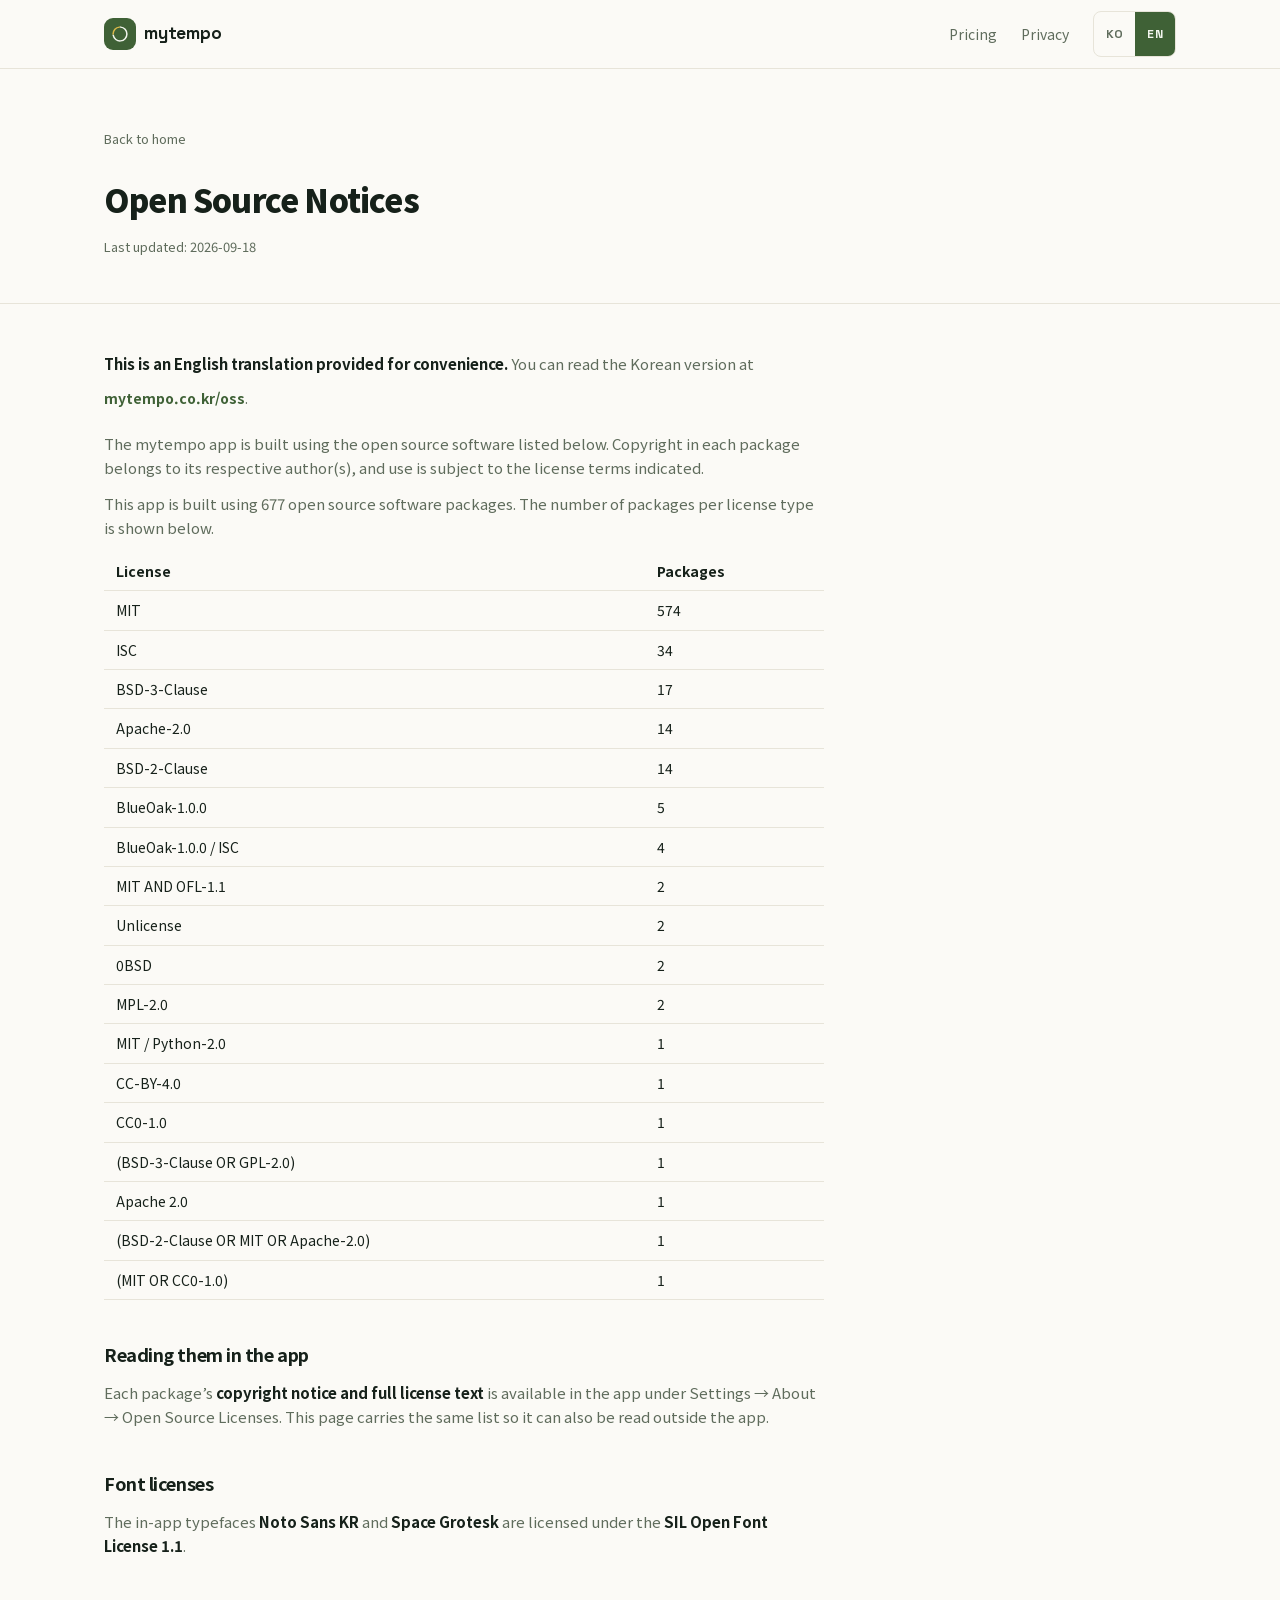
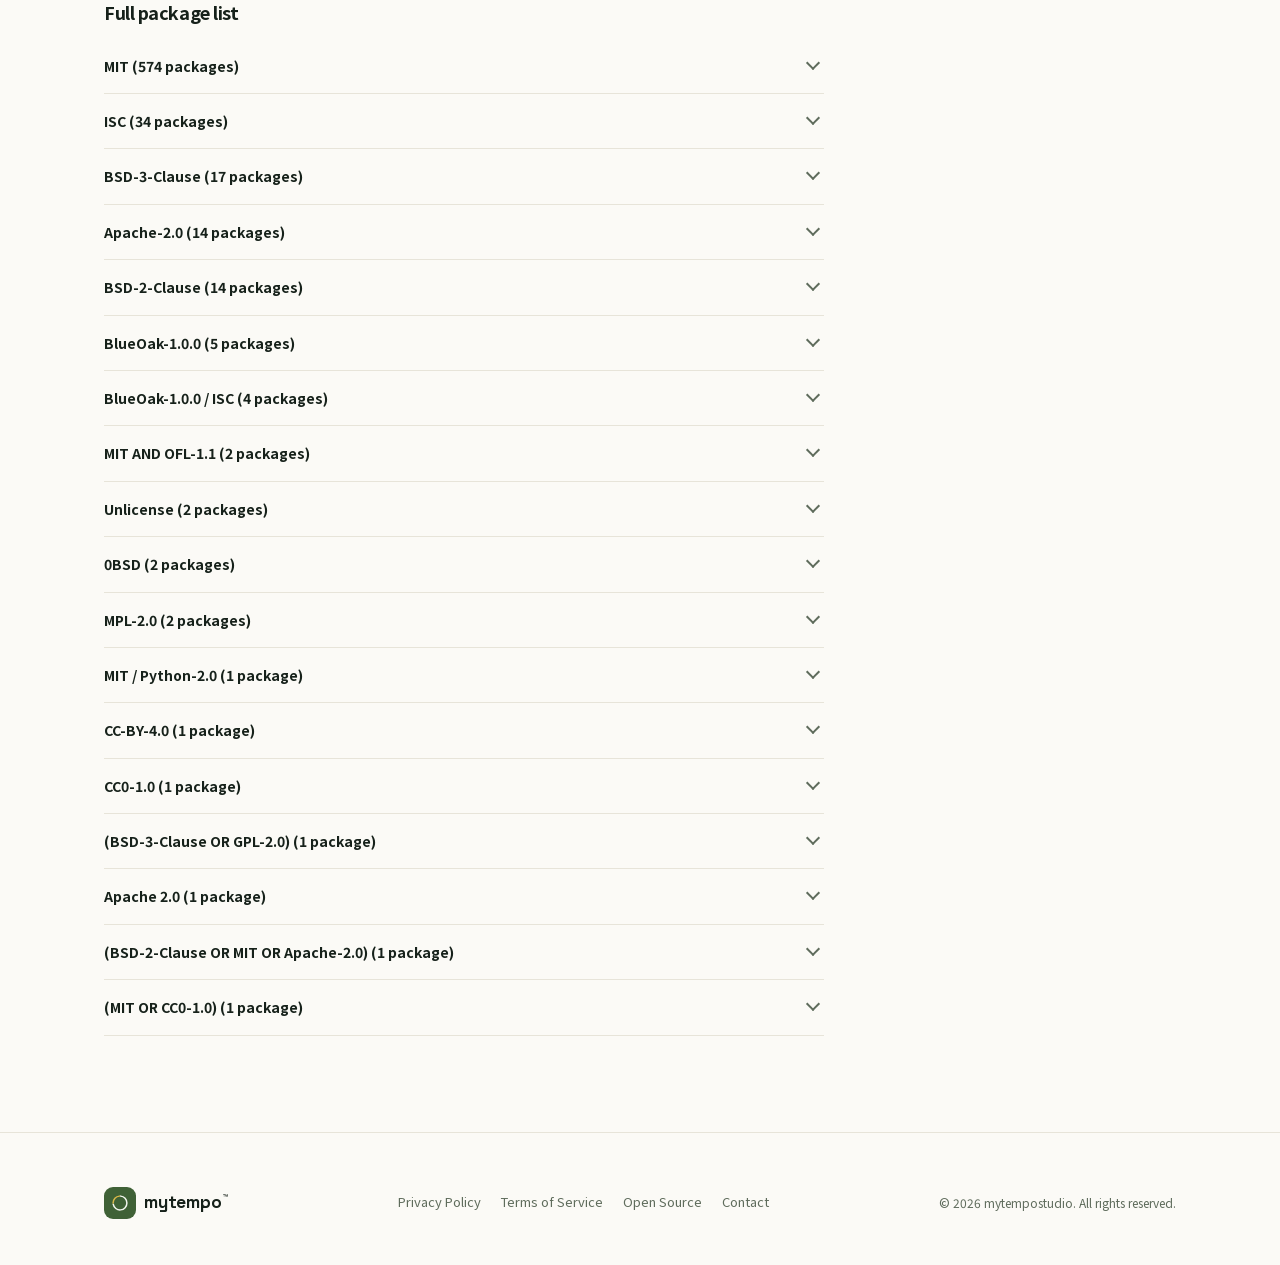
<file: oss/index.html>
<!DOCTYPE html>
<html lang="ko">
<head>
<meta charset="UTF-8">
<meta http-equiv="Content-Security-Policy" content="default-src 'self'; script-src 'self' 'sha256-pxG6490J7cBGUIeziwgB1D8mgFdZibSGX1IsA8VRiEo=' 'sha256-WKtGpikDoucQJlkSrUSk9+GP2khIKWFWPQ9ZaY7mBfA='; style-src 'self' 'unsafe-inline'; img-src 'self' data:; font-src 'self'; connect-src 'self'; form-action 'self'; base-uri 'none'; object-src 'none';">
<script>
/* 브라우저 언어에 한국어가 없으면 영어판으로 한 번 보낸다.

   ⚠️ 크롤러·미리보기 봇은 제외한다. Googlebot은 JS 렌더링을 영어 환경으로 도는데
   조건 없이 넘겨버리면 이 페이지가 "/en/oss/ 로 리다이렉트"로 색인돼 국내 검색에서 밀린다.
   카카오톡·슬랙 링크 미리보기도 한국어 OG를 받아야 한다.

   IP로 국가를 보지 않는다 — GitHub Pages엔 서버 로직이 없기도 하지만,
   해외 사는 한국인에게 영어를 띄우는 건 애초에 틀린 판단이다. 읽는 언어가 기준이다.
   ?lang=ko 또는 KO/EN 토글로 고른 선택은 localStorage에 남아 이 로직보다 우선한다. */
(function(){try{
  var ua = navigator.userAgent || '';
  if (/bot|crawl|spider|slurp|bingpreview|facebookexternalhit|kakaotalk|slackbot|twitterbot|discordbot|whatsapp|embedly|telegrambot|linkedinbot|applebot|w3c_validator/i.test(ua)) return;
  var q = location.search;
  if (q.indexOf('lang=ko') > -1) { try{localStorage.setItem('mytempo:lang','ko');}catch(e){} return; }
  if (localStorage.getItem('mytempo:lang')) return;
  var langs = (navigator.languages && navigator.languages.length) ? navigator.languages : [navigator.language || ''];
  for (var i = 0; i < langs.length; i++) if (/^ko/i.test(langs[i])) return;
  try{sessionStorage.setItem('mytempo:autoLang','1');}catch(e){}
  location.replace('/en/oss/' + q + (location.hash || ''));
}catch(e){}})();
</script>
<meta name="viewport" content="width=device-width, initial-scale=1">
<title>오픈소스 라이선스 고지 · mytempo</title>
<meta name="description" content="마이템포 앱에 쓰인 오픈소스 소프트웨어와 라이선스 목록이에요.">
<meta name="theme-color" content="#FBFAF6" media="(prefers-color-scheme: light)">
<meta name="theme-color" content="#121510" media="(prefers-color-scheme: dark)">
<link rel="icon" href="data:image/svg+xml,%3Csvg xmlns='http://www.w3.org/2000/svg' viewBox='0 0 24 24'%3E%3Crect width='24' height='24' rx='6' fill='%233F6136'/%3E%3Cpath d='M 12.802 2.835 A 9.2 9.2 0 1 1 2.940 13.598' fill='none' stroke='%23F2F5EE' stroke-width='2' stroke-linecap='round'/%3E%3Cpath d='M 2.800 12.000 A 9.2 9.2 0 0 1 11.198 2.835' fill='none' stroke='%23D9B84A' stroke-width='2' stroke-linecap='round'/%3E%3C/svg%3E">
<link rel="canonical" href="https://mytempo.co.kr/oss/">
<link rel="alternate" hreflang="ko" href="https://mytempo.co.kr/oss/">
<link rel="alternate" hreflang="en" href="https://mytempo.co.kr/en/oss/">
<link rel="alternate" hreflang="x-default" href="https://mytempo.co.kr/oss/">
<link rel="stylesheet" href="/assets/fonts.css">
<link rel="stylesheet" href="/assets/style.css">
</head>
<body>

<nav class="nav">
  <div class="wrap">
    <a class="brand" href="/">
      <span class="brand-mark">
        <svg viewBox="0 0 24 24" fill="none"><path d="M 12.802 2.835 A 9.2 9.2 0 1 1 2.940 13.598" style="stroke:var(--on-primary)" stroke-width="2" stroke-linecap="round"/><path d="M 2.800 12.000 A 9.2 9.2 0 0 1 11.198 2.835" style="stroke:var(--gold)" stroke-width="2" stroke-linecap="round"/></svg>
      </span>
      <span class="brand-word">mytempo</span>
    </a>
    <div class="nav-links">
      <a href="/#pricing">가격</a>
      <a href="/#trust">프라이버시</a>
    </div>
    <div class="lang-switch" role="group" aria-label="언어">
      <a href="/oss/?lang=ko" hreflang="ko" lang="ko" aria-current="true">KO</a>
      <a href="/en/oss/" hreflang="en" lang="en">EN</a>
    </div>
  </div>
</nav>

<header class="legal-header">
  <div class="wrap">
    <a class="back-link" href="/">홈으로</a>
    <h1>오픈소스 라이선스 고지</h1>
    <p class="legal-meta">최종 갱신: 2026-09-18</p>
  </div>
</header>

<div class="wrap">
<article class="legal-body">

<p>마이템포(mytempo) 앱은 아래 오픈소스 소프트웨어를 사용해 제작되었습니다. 각 패키지의 저작권은 해당 저작권자에게 있으며, 명시된 라이선스 조건에 따라 사용됩니다.</p>

<!-- OSS:BEGIN 자동 생성 구간 — 손으로 고치지 말 것. golf-tempo-app 저장소에서 "npm run licenses -- --web [이 저장소 경로]" 를 실행해 갱신한다. -->
<p>이 앱은 677개의 오픈소스 소프트웨어 패키지를 사용합니다. 사용 라이선스 종류별 개수는 다음과 같습니다.</p>
<table class="oss-summary"><thead><tr><th>라이선스</th><th>패키지 수</th></tr></thead><tbody>
<tr><td>MIT</td><td>574</td></tr>
<tr><td>ISC</td><td>34</td></tr>
<tr><td>BSD-3-Clause</td><td>17</td></tr>
<tr><td>Apache-2.0</td><td>14</td></tr>
<tr><td>BSD-2-Clause</td><td>14</td></tr>
<tr><td>BlueOak-1.0.0</td><td>5</td></tr>
<tr><td>BlueOak-1.0.0 / ISC</td><td>4</td></tr>
<tr><td>MIT AND OFL-1.1</td><td>2</td></tr>
<tr><td>Unlicense</td><td>2</td></tr>
<tr><td>0BSD</td><td>2</td></tr>
<tr><td>MPL-2.0</td><td>2</td></tr>
<tr><td>MIT / Python-2.0</td><td>1</td></tr>
<tr><td>CC-BY-4.0</td><td>1</td></tr>
<tr><td>CC0-1.0</td><td>1</td></tr>
<tr><td>(BSD-3-Clause OR GPL-2.0)</td><td>1</td></tr>
<tr><td>Apache 2.0</td><td>1</td></tr>
<tr><td>(BSD-2-Clause OR MIT OR Apache-2.0)</td><td>1</td></tr>
<tr><td>(MIT OR CC0-1.0)</td><td>1</td></tr>
</tbody></table>
<h2>앱 안에서 보기</h2>
<p>각 패키지의 <strong>저작권 표시와 라이선스 본문 전문</strong>은 앱의 설정 → 앱 정보 → 오픈소스 라이선스에서 볼 수 있습니다. 이 페이지는 같은 목록을 앱 밖에서도 확인할 수 있도록 함께 싣는 것입니다.</p>
<h2>폰트 라이선스</h2>
<p>앱 내 서체 <strong>Noto Sans KR</strong>, <strong>Space Grotesk</strong>는 <strong>SIL Open Font License 1.1</strong>을 따릅니다.</p>
<h2>전체 패키지 목록</h2>
<details><summary>MIT (574개)</summary><ul class="oss-list">
<li>@0no-co/graphql.web</li>
<li>@alloc/quick-lru</li>
<li>@babel/code-frame</li>
<li>@babel/compat-data</li>
<li>@babel/core</li>
<li>@babel/generator</li>
<li>@babel/helper-annotate-as-pure</li>
<li>@babel/helper-compilation-targets</li>
<li>@babel/helper-create-class-features-plugin</li>
<li>@babel/helper-create-regexp-features-plugin</li>
<li>@babel/helper-define-polyfill-provider</li>
<li>@babel/helper-globals</li>
<li>@babel/helper-member-expression-to-functions</li>
<li>@babel/helper-module-imports</li>
<li>@babel/helper-module-transforms</li>
<li>@babel/helper-optimise-call-expression</li>
<li>@babel/helper-plugin-utils</li>
<li>@babel/helper-remap-async-to-generator</li>
<li>@babel/helper-replace-supers</li>
<li>@babel/helper-skip-transparent-expression-wrappers</li>
<li>@babel/helper-string-parser</li>
<li>@babel/helper-validator-identifier</li>
<li>@babel/helper-validator-option</li>
<li>@babel/helper-wrap-function</li>
<li>@babel/helpers</li>
<li>@babel/highlight</li>
<li>@babel/parser</li>
<li>@babel/plugin-proposal-decorators</li>
<li>@babel/plugin-proposal-export-default-from</li>
<li>@babel/plugin-syntax-async-generators</li>
<li>@babel/plugin-syntax-bigint</li>
<li>@babel/plugin-syntax-class-properties</li>
<li>@babel/plugin-syntax-class-static-block</li>
<li>@babel/plugin-syntax-decorators</li>
<li>@babel/plugin-syntax-dynamic-import</li>
<li>@babel/plugin-syntax-export-default-from</li>
<li>@babel/plugin-syntax-flow</li>
<li>@babel/plugin-syntax-import-attributes</li>
<li>@babel/plugin-syntax-import-meta</li>
<li>@babel/plugin-syntax-json-strings</li>
<li>@babel/plugin-syntax-jsx</li>
<li>@babel/plugin-syntax-logical-assignment-operators</li>
<li>@babel/plugin-syntax-nullish-coalescing-operator</li>
<li>@babel/plugin-syntax-numeric-separator</li>
<li>@babel/plugin-syntax-object-rest-spread</li>
<li>@babel/plugin-syntax-optional-catch-binding</li>
<li>@babel/plugin-syntax-optional-chaining</li>
<li>@babel/plugin-syntax-private-property-in-object</li>
<li>@babel/plugin-syntax-top-level-await</li>
<li>@babel/plugin-syntax-typescript</li>
<li>@babel/plugin-transform-arrow-functions</li>
<li>@babel/plugin-transform-async-generator-functions</li>
<li>@babel/plugin-transform-async-to-generator</li>
<li>@babel/plugin-transform-block-scoping</li>
<li>@babel/plugin-transform-class-properties</li>
<li>@babel/plugin-transform-class-static-block</li>
<li>@babel/plugin-transform-classes</li>
<li>@babel/plugin-transform-computed-properties</li>
<li>@babel/plugin-transform-destructuring</li>
<li>@babel/plugin-transform-export-namespace-from</li>
<li>@babel/plugin-transform-flow-strip-types</li>
<li>@babel/plugin-transform-for-of</li>
<li>@babel/plugin-transform-function-name</li>
<li>@babel/plugin-transform-literals</li>
<li>@babel/plugin-transform-logical-assignment-operators</li>
<li>@babel/plugin-transform-modules-commonjs</li>
<li>@babel/plugin-transform-named-capturing-groups-regex</li>
<li>@babel/plugin-transform-nullish-coalescing-operator</li>
<li>@babel/plugin-transform-numeric-separator</li>
<li>@babel/plugin-transform-object-rest-spread</li>
<li>@babel/plugin-transform-optional-catch-binding</li>
<li>@babel/plugin-transform-optional-chaining</li>
<li>@babel/plugin-transform-parameters</li>
<li>@babel/plugin-transform-private-methods</li>
<li>@babel/plugin-transform-private-property-in-object</li>
<li>@babel/plugin-transform-react-display-name</li>
<li>@babel/plugin-transform-react-jsx</li>
<li>@babel/plugin-transform-react-jsx-development</li>
<li>@babel/plugin-transform-react-jsx-self</li>
<li>@babel/plugin-transform-react-jsx-source</li>
<li>@babel/plugin-transform-react-pure-annotations</li>
<li>@babel/plugin-transform-regenerator</li>
<li>@babel/plugin-transform-runtime</li>
<li>@babel/plugin-transform-shorthand-properties</li>
<li>@babel/plugin-transform-spread</li>
<li>@babel/plugin-transform-sticky-regex</li>
<li>@babel/plugin-transform-template-literals</li>
<li>@babel/plugin-transform-typescript</li>
<li>@babel/plugin-transform-unicode-regex</li>
<li>@babel/preset-react</li>
<li>@babel/preset-typescript</li>
<li>@babel/runtime</li>
<li>@babel/template</li>
<li>@babel/traverse</li>
<li>@babel/types</li>
<li>@egjs/hammerjs</li>
<li>@expo/cli</li>
<li>@expo/code-signing-certificates</li>
<li>@expo/config</li>
<li>@expo/config-plugins</li>
<li>@expo/config-types</li>
<li>@expo/devcert</li>
<li>@expo/devtools</li>
<li>@expo/env</li>
<li>@expo/fingerprint</li>
<li>@expo/image-utils</li>
<li>@expo/json-file</li>
<li>@expo/metro</li>
<li>@expo/metro-config</li>
<li>@expo/metro-runtime</li>
<li>@expo/osascript</li>
<li>@expo/package-manager</li>
<li>@expo/plist</li>
<li>@expo/prebuild-config</li>
<li>@expo/require-utils</li>
<li>@expo/schema-utils</li>
<li>@expo/sdk-runtime-versions</li>
<li>@expo/spawn-async</li>
<li>@expo/sudo-prompt</li>
<li>@expo/vector-icons</li>
<li>@expo/ws-tunnel</li>
<li>@istanbuljs/schema</li>
<li>@jest/create-cache-key-function</li>
<li>@jest/environment</li>
<li>@jest/fake-timers</li>
<li>@jest/schemas</li>
<li>@jest/transform</li>
<li>@jest/types</li>
<li>@jridgewell/gen-mapping</li>
<li>@jridgewell/remapping</li>
<li>@jridgewell/resolve-uri</li>
<li>@jridgewell/source-map</li>
<li>@jridgewell/sourcemap-codec</li>
<li>@jridgewell/trace-mapping</li>
<li>@nodelib/fs.scandir</li>
<li>@nodelib/fs.stat</li>
<li>@nodelib/fs.walk</li>
<li>@posthog/core</li>
<li>@posthog/types</li>
<li>@radix-ui/primitive</li>
<li>@radix-ui/react-collection</li>
<li>@radix-ui/react-compose-refs</li>
<li>@radix-ui/react-context</li>
<li>@radix-ui/react-dialog</li>
<li>@radix-ui/react-direction</li>
<li>@radix-ui/react-dismissable-layer</li>
<li>@radix-ui/react-focus-guards</li>
<li>@radix-ui/react-focus-scope</li>
<li>@radix-ui/react-id</li>
<li>@radix-ui/react-portal</li>
<li>@radix-ui/react-presence</li>
<li>@radix-ui/react-primitive</li>
<li>@radix-ui/react-roving-focus</li>
<li>@radix-ui/react-slot</li>
<li>@radix-ui/react-tabs</li>
<li>@radix-ui/react-use-callback-ref</li>
<li>@radix-ui/react-use-controllable-state</li>
<li>@radix-ui/react-use-effect-event</li>
<li>@radix-ui/react-use-is-hydrated</li>
<li>@radix-ui/react-use-layout-effect</li>
<li>@react-native-async-storage/async-storage</li>
<li>@react-native/assets-registry</li>
<li>@react-native/babel-plugin-codegen</li>
<li>@react-native/babel-preset</li>
<li>@react-native/codegen</li>
<li>@react-native/community-cli-plugin</li>
<li>@react-native/dev-middleware</li>
<li>@react-native/gradle-plugin</li>
<li>@react-native/js-polyfills</li>
<li>@react-native/normalize-colors</li>
<li>@react-native/virtualized-lists</li>
<li>@react-navigation/bottom-tabs</li>
<li>@react-navigation/core</li>
<li>@react-navigation/elements</li>
<li>@react-navigation/native</li>
<li>@react-navigation/native-stack</li>
<li>@react-navigation/routers</li>
<li>@sinclair/typebox</li>
<li>@types/babel__core</li>
<li>@types/babel__generator</li>
<li>@types/babel__template</li>
<li>@types/babel__traverse</li>
<li>@types/graceful-fs</li>
<li>@types/hammerjs</li>
<li>@types/istanbul-lib-coverage</li>
<li>@types/istanbul-lib-report</li>
<li>@types/istanbul-reports</li>
<li>@types/node</li>
<li>@types/react</li>
<li>@types/stack-utils</li>
<li>@types/yargs</li>
<li>@types/yargs-parser</li>
<li>@urql/core</li>
<li>@urql/exchange-retry</li>
<li>@xmldom/xmldom</li>
<li>abort-controller</li>
<li>accepts</li>
<li>acorn</li>
<li>agent-base</li>
<li>agent-cli-detector</li>
<li>ajv</li>
<li>anser</li>
<li>ansi-escapes</li>
<li>ansi-regex</li>
<li>ansi-styles</li>
<li>any-promise</li>
<li>arg</li>
<li>aria-hidden</li>
<li>array-timsort</li>
<li>asap</li>
<li>async-limiter</li>
<li>babel-jest</li>
<li>babel-plugin-jest-hoist</li>
<li>babel-plugin-polyfill-corejs2</li>
<li>babel-plugin-polyfill-corejs3</li>
<li>babel-plugin-polyfill-regenerator</li>
<li>babel-plugin-react-compiler</li>
<li>babel-plugin-react-native-web</li>
<li>babel-plugin-syntax-hermes-parser</li>
<li>babel-plugin-transform-flow-enums</li>
<li>babel-preset-current-node-syntax</li>
<li>babel-preset-expo</li>
<li>babel-preset-jest</li>
<li>balanced-match</li>
<li>base64-js</li>
<li>better-opn</li>
<li>binary-extensions</li>
<li>bplist-creator</li>
<li>bplist-parser</li>
<li>brace-expansion</li>
<li>braces</li>
<li>browserslist</li>
<li>buffer</li>
<li>buffer-from</li>
<li>bytes</li>
<li>camelcase</li>
<li>camelcase-css</li>
<li>chalk</li>
<li>chokidar</li>
<li>ci-info</li>
<li>cli-cursor</li>
<li>cli-spinners</li>
<li>client-only</li>
<li>clone</li>
<li>color</li>
<li>color-convert</li>
<li>color-name</li>
<li>color-string</li>
<li>commander</li>
<li>comment-json</li>
<li>compressible</li>
<li>compression</li>
<li>concat-map</li>
<li>connect</li>
<li>convert-source-map</li>
<li>core-js-compat</li>
<li>cross-fetch</li>
<li>cross-spawn</li>
<li>css-in-js-utils</li>
<li>css-tree</li>
<li>cssesc</li>
<li>csstype</li>
<li>debug</li>
<li>decode-uri-component</li>
<li>deep-extend</li>
<li>deepmerge</li>
<li>defaults</li>
<li>define-lazy-prop</li>
<li>depd</li>
<li>destroy</li>
<li>detect-node-es</li>
<li>dlv</li>
<li>dom-serializer</li>
<li>ee-first</li>
<li>emoji-regex</li>
<li>encodeurl</li>
<li>env-editor</li>
<li>error-stack-parser</li>
<li>es-errors</li>
<li>escalade</li>
<li>escape-html</li>
<li>escape-string-regexp</li>
<li>etag</li>
<li>event-target-shim</li>
<li>expo</li>
<li>expo-application</li>
<li>expo-asset</li>
<li>expo-audio</li>
<li>expo-blur</li>
<li>expo-constants</li>
<li>expo-dev-client</li>
<li>expo-dev-launcher</li>
<li>expo-dev-menu</li>
<li>expo-dev-menu-interface</li>
<li>expo-device</li>
<li>expo-file-system</li>
<li>expo-font</li>
<li>expo-haptics</li>
<li>expo-image-loader</li>
<li>expo-image-picker</li>
<li>expo-json-utils</li>
<li>expo-keep-awake</li>
<li>expo-linking</li>
<li>expo-localization</li>
<li>expo-manifests</li>
<li>expo-modules-autolinking</li>
<li>expo-modules-core</li>
<li>expo-router</li>
<li>expo-server</li>
<li>expo-sharing</li>
<li>expo-splash-screen</li>
<li>expo-status-bar</li>
<li>expo-updates-interface</li>
<li>expo-video</li>
<li>fast-deep-equal</li>
<li>fast-glob</li>
<li>fast-json-stable-stringify</li>
<li>fbjs</li>
<li>fbjs-css-vars</li>
<li>fdir</li>
<li>fill-range</li>
<li>filter-obj</li>
<li>finalhandler</li>
<li>find-up</li>
<li>flow-enums-runtime</li>
<li>freeport-async</li>
<li>fresh</li>
<li>fsevents</li>
<li>function-bind</li>
<li>gensync</li>
<li>get-nonce</li>
<li>get-package-type</li>
<li>getenv</li>
<li>has-flag</li>
<li>hasown</li>
<li>hermes-estree</li>
<li>hermes-parser</li>
<li>html-parse-stringify</li>
<li>http-errors</li>
<li>https-proxy-agent</li>
<li>i18next</li>
<li>ignore</li>
<li>image-size</li>
<li>imurmurhash</li>
<li>inline-style-prefixer</li>
<li>invariant</li>
<li>is-arrayish</li>
<li>is-binary-path</li>
<li>is-core-module</li>
<li>is-docker</li>
<li>is-extglob</li>
<li>is-fullwidth-code-point</li>
<li>is-glob</li>
<li>is-number</li>
<li>is-plain-obj</li>
<li>is-wsl</li>
<li>jest-environment-node</li>
<li>jest-get-type</li>
<li>jest-haste-map</li>
<li>jest-message-util</li>
<li>jest-mock</li>
<li>jest-regex-util</li>
<li>jest-util</li>
<li>jest-validate</li>
<li>jest-worker</li>
<li>jimp-compact</li>
<li>jiti</li>
<li>js-tokens</li>
<li>js-yaml</li>
<li>jsesc</li>
<li>json-schema-traverse</li>
<li>json5</li>
<li>kleur</li>
<li>lan-network</li>
<li>leven</li>
<li>lilconfig</li>
<li>lines-and-columns</li>
<li>locate-path</li>
<li>lodash.debounce</li>
<li>lodash.throttle</li>
<li>log-symbols</li>
<li>loose-envify</li>
<li>memoize-one</li>
<li>merge-options</li>
<li>merge-stream</li>
<li>merge2</li>
<li>metro</li>
<li>metro-babel-transformer</li>
<li>metro-cache</li>
<li>metro-cache-key</li>
<li>metro-config</li>
<li>metro-core</li>
<li>metro-file-map</li>
<li>metro-minify-terser</li>
<li>metro-resolver</li>
<li>metro-runtime</li>
<li>metro-source-map</li>
<li>metro-symbolicate</li>
<li>metro-transform-plugins</li>
<li>metro-transform-worker</li>
<li>micromatch</li>
<li>mime</li>
<li>mime-db</li>
<li>mime-types</li>
<li>mimic-fn</li>
<li>minimist</li>
<li>minizlib</li>
<li>mkdirp</li>
<li>ms</li>
<li>mz</li>
<li>nanoid</li>
<li>nativewind</li>
<li>negotiator</li>
<li>nested-error-stacks</li>
<li>node-fetch</li>
<li>node-int64</li>
<li>node-releases</li>
<li>normalize-path</li>
<li>nullthrows</li>
<li>ob1</li>
<li>object-assign</li>
<li>object-hash</li>
<li>on-finished</li>
<li>on-headers</li>
<li>onetime</li>
<li>open</li>
<li>ora</li>
<li>p-limit</li>
<li>p-locate</li>
<li>p-try</li>
<li>parse-png</li>
<li>parseurl</li>
<li>path-exists</li>
<li>path-is-absolute</li>
<li>path-key</li>
<li>path-parse</li>
<li>picomatch</li>
<li>pify</li>
<li>pirates</li>
<li>plist</li>
<li>pngjs</li>
<li>postcss</li>
<li>postcss-import</li>
<li>postcss-js</li>
<li>postcss-load-config</li>
<li>postcss-nested</li>
<li>postcss-selector-parser</li>
<li>postcss-value-parser</li>
<li>posthog-react-native</li>
<li>pretty-bytes</li>
<li>pretty-format</li>
<li>progress</li>
<li>promise</li>
<li>prompts</li>
<li>punycode</li>
<li>query-string</li>
<li>queue</li>
<li>queue-microtask</li>
<li>range-parser</li>
<li>react</li>
<li>react-devtools-core</li>
<li>react-dom</li>
<li>react-fast-compare</li>
<li>react-freeze</li>
<li>react-i18next</li>
<li>react-is</li>
<li>react-native</li>
<li>react-native-audio-api</li>
<li>react-native-css-interop</li>
<li>react-native-gesture-handler</li>
<li>react-native-is-edge-to-edge</li>
<li>react-native-reanimated</li>
<li>react-native-safe-area-context</li>
<li>react-native-screens</li>
<li>react-native-svg</li>
<li>react-native-web</li>
<li>react-native-worklets</li>
<li>react-refresh</li>
<li>react-remove-scroll</li>
<li>react-remove-scroll-bar</li>
<li>react-style-singleton</li>
<li>read-cache</li>
<li>readdirp</li>
<li>regenerate</li>
<li>regenerate-unicode-properties</li>
<li>regenerator-runtime</li>
<li>regexpu-core</li>
<li>regjsgen</li>
<li>require-directory</li>
<li>require-from-string</li>
<li>requireg</li>
<li>resolve</li>
<li>resolve-from</li>
<li>resolve-workspace-root</li>
<li>resolve.exports</li>
<li>restore-cursor</li>
<li>reusify</li>
<li>run-parallel</li>
<li>safe-buffer</li>
<li>scheduler</li>
<li>send</li>
<li>serialize-error</li>
<li>serve-static</li>
<li>server-only</li>
<li>setimmediate</li>
<li>sf-symbols-typescript</li>
<li>shallowequal</li>
<li>shebang-command</li>
<li>shebang-regex</li>
<li>shell-quote</li>
<li>simple-plist</li>
<li>simple-swizzle</li>
<li>sisteransi</li>
<li>slash</li>
<li>slugify</li>
<li>source-map-support</li>
<li>split-on-first</li>
<li>stack-utils</li>
<li>stackframe</li>
<li>stacktrace-parser</li>
<li>standard-navigation</li>
<li>statuses</li>
<li>strict-uri-encode</li>
<li>string-width</li>
<li>strip-ansi</li>
<li>strip-json-comments</li>
<li>structured-headers</li>
<li>styleq</li>
<li>sucrase</li>
<li>supports-color</li>
<li>supports-hyperlinks</li>
<li>supports-preserve-symlinks-flag</li>
<li>tailwindcss</li>
<li>terminal-link</li>
<li>thenify</li>
<li>thenify-all</li>
<li>throat</li>
<li>tinyglobby</li>
<li>to-regex-range</li>
<li>toidentifier</li>
<li>tr46</li>
<li>type-detect</li>
<li>ua-parser-js</li>
<li>undici</li>
<li>undici-types</li>
<li>unicode-canonical-property-names-ecmascript</li>
<li>unicode-match-property-ecmascript</li>
<li>unicode-match-property-value-ecmascript</li>
<li>unicode-property-aliases-ecmascript</li>
<li>unpipe</li>
<li>update-browserslist-db</li>
<li>use-callback-ref</li>
<li>use-latest-callback</li>
<li>use-sidecar</li>
<li>use-sync-external-store</li>
<li>util-deprecate</li>
<li>utils-merge</li>
<li>uuid</li>
<li>vary</li>
<li>vaul</li>
<li>vlq</li>
<li>warn-once</li>
<li>wcwidth</li>
<li>whatwg-fetch</li>
<li>whatwg-url</li>
<li>whatwg-url-without-unicode</li>
<li>wonka</li>
<li>wrap-ansi</li>
<li>ws</li>
<li>xml2js</li>
<li>xmlbuilder</li>
<li>yargs</li>
<li>yocto-queue</li>
<li>zustand</li>
</ul></details>
<details><summary>ISC (34개)</summary><ul class="oss-list">
<li>@isaacs/fs-minipass</li>
<li>@isaacs/ttlcache</li>
<li>@istanbuljs/load-nyc-config</li>
<li>@ungap/structured-clone</li>
<li>anymatch</li>
<li>boolbase</li>
<li>cliui</li>
<li>electron-to-chromium</li>
<li>fastq</li>
<li>fs.realpath</li>
<li>get-caller-file</li>
<li>glob-parent</li>
<li>graceful-fs</li>
<li>hosted-git-info</li>
<li>inflight</li>
<li>inherits</li>
<li>ini</li>
<li>isexe</li>
<li>npm-package-arg</li>
<li>once</li>
<li>picocolors</li>
<li>proc-log</li>
<li>rimraf</li>
<li>semver</li>
<li>setprototypeof</li>
<li>signal-exit</li>
<li>test-exclude</li>
<li>validate-npm-package-name</li>
<li>which</li>
<li>wrappy</li>
<li>write-file-atomic</li>
<li>y18n</li>
<li>yaml</li>
<li>yargs-parser</li>
</ul></details>
<details><summary>BSD-3-Clause (17개)</summary><ul class="oss-list">
<li>@expo/xcpretty</li>
<li>@react-native/debugger-frontend</li>
<li>@sinonjs/commons</li>
<li>@sinonjs/fake-timers</li>
<li>babel-plugin-istanbul</li>
<li>fast-uri</li>
<li>hoist-non-react-statics</li>
<li>hyphenate-style-name</li>
<li>ieee754</li>
<li>istanbul-lib-coverage</li>
<li>istanbul-lib-instrument</li>
<li>makeerror</li>
<li>rtl-detect</li>
<li>source-map</li>
<li>source-map-js</li>
<li>sprintf-js</li>
<li>tmpl</li>
</ul></details>
<details><summary>Apache-2.0 (14개)</summary><ul class="oss-list">
<li>baseline-browser-mapping</li>
<li>bser</li>
<li>chrome-launcher</li>
<li>chromium-edge-launcher</li>
<li>detect-libc</li>
<li>didyoumean</li>
<li>exponential-backoff</li>
<li>fb-watchman</li>
<li>lighthouse-logger</li>
<li>marky</li>
<li>ts-interface-checker</li>
<li>typescript</li>
<li>walker</li>
<li>xcode</li>
</ul></details>
<details><summary>BSD-2-Clause (14개)</summary><ul class="oss-list">
<li>css-select</li>
<li>css-what</li>
<li>domelementtype</li>
<li>domhandler</li>
<li>domutils</li>
<li>dotenv</li>
<li>dotenv-expand</li>
<li>entities</li>
<li>esprima</li>
<li>fontfaceobserver</li>
<li>nth-check</li>
<li>regjsparser</li>
<li>terser</li>
<li>webidl-conversions</li>
</ul></details>
<details><summary>BlueOak-1.0.0 (5개)</summary><ul class="oss-list">
<li>chownr</li>
<li>minipass</li>
<li>path-scurry</li>
<li>sax</li>
<li>tar</li>
</ul></details>
<details><summary>BlueOak-1.0.0 / ISC (4개)</summary><ul class="oss-list">
<li>glob</li>
<li>lru-cache</li>
<li>minimatch</li>
<li>yallist</li>
</ul></details>
<details><summary>MIT AND OFL-1.1 (2개)</summary><ul class="oss-list">
<li>@expo-google-fonts/noto-sans-kr</li>
<li>@expo-google-fonts/space-grotesk</li>
</ul></details>
<details><summary>Unlicense (2개)</summary><ul class="oss-list">
<li>big-integer</li>
<li>stream-buffers</li>
</ul></details>
<details><summary>0BSD (2개)</summary><ul class="oss-list">
<li>jsc-safe-url</li>
<li>tslib</li>
</ul></details>
<details><summary>MPL-2.0 (2개)</summary><ul class="oss-list">
<li>lightningcss</li>
<li>lightningcss-darwin-arm64</li>
</ul></details>
<details><summary>MIT / Python-2.0 (1개)</summary><ul class="oss-list">
<li>argparse</li>
</ul></details>
<details><summary>CC-BY-4.0 (1개)</summary><ul class="oss-list">
<li>caniuse-lite</li>
</ul></details>
<details><summary>CC0-1.0 (1개)</summary><ul class="oss-list">
<li>mdn-data</li>
</ul></details>
<details><summary>(BSD-3-Clause OR GPL-2.0) (1개)</summary><ul class="oss-list">
<li>node-forge</li>
</ul></details>
<details><summary>Apache 2.0 (1개)</summary><ul class="oss-list">
<li>qrcode-terminal</li>
</ul></details>
<details><summary>(BSD-2-Clause OR MIT OR Apache-2.0) (1개)</summary><ul class="oss-list">
<li>rc</li>
</ul></details>
<details><summary>(MIT OR CC0-1.0) (1개)</summary><ul class="oss-list">
<li>type-fest</li>
</ul></details>
<!-- OSS:END -->

</article>
</div>

<footer>
  <div class="wrap">
    <div class="brand">
      <span class="brand-mark">
        <svg viewBox="0 0 24 24" fill="none"><path d="M 12.802 2.835 A 9.2 9.2 0 1 1 2.940 13.598" style="stroke:var(--on-primary)" stroke-width="2" stroke-linecap="round"/><path d="M 2.800 12.000 A 9.2 9.2 0 0 1 11.198 2.835" style="stroke:var(--gold)" stroke-width="2" stroke-linecap="round"/></svg>
      </span>
      <span class="brand-word">mytempo<span class="brand-tm">™</span></span>
    </div>
    <div class="footer-links">
      <a href="/privacy/">개인정보처리방침</a>
      <a href="/terms/">이용약관</a>
      <a href="/oss/">오픈소스 라이선스</a>
      <a href="mailto:contact@mytempo.co.kr">문의</a>
    </div>
    <div class="footer-copy">© 2026 mytempostudio. All rights reserved.</div>
  </div>
</footer>

<script>
/* 언어를 직접 고르면 기억한다 — 다음 방문에 자동 전환이 그 선택을 덮어쓰지 않도록. */
(function(){var s=document.querySelector(".lang-switch");if(!s)return;
  s.addEventListener("click",function(e){var a=e.target.closest("a");if(!a)return;
    try{localStorage.setItem("mytempo:lang",a.getAttribute("hreflang"));}catch(err){}});})();
</script>
</body>
</html>
</file>
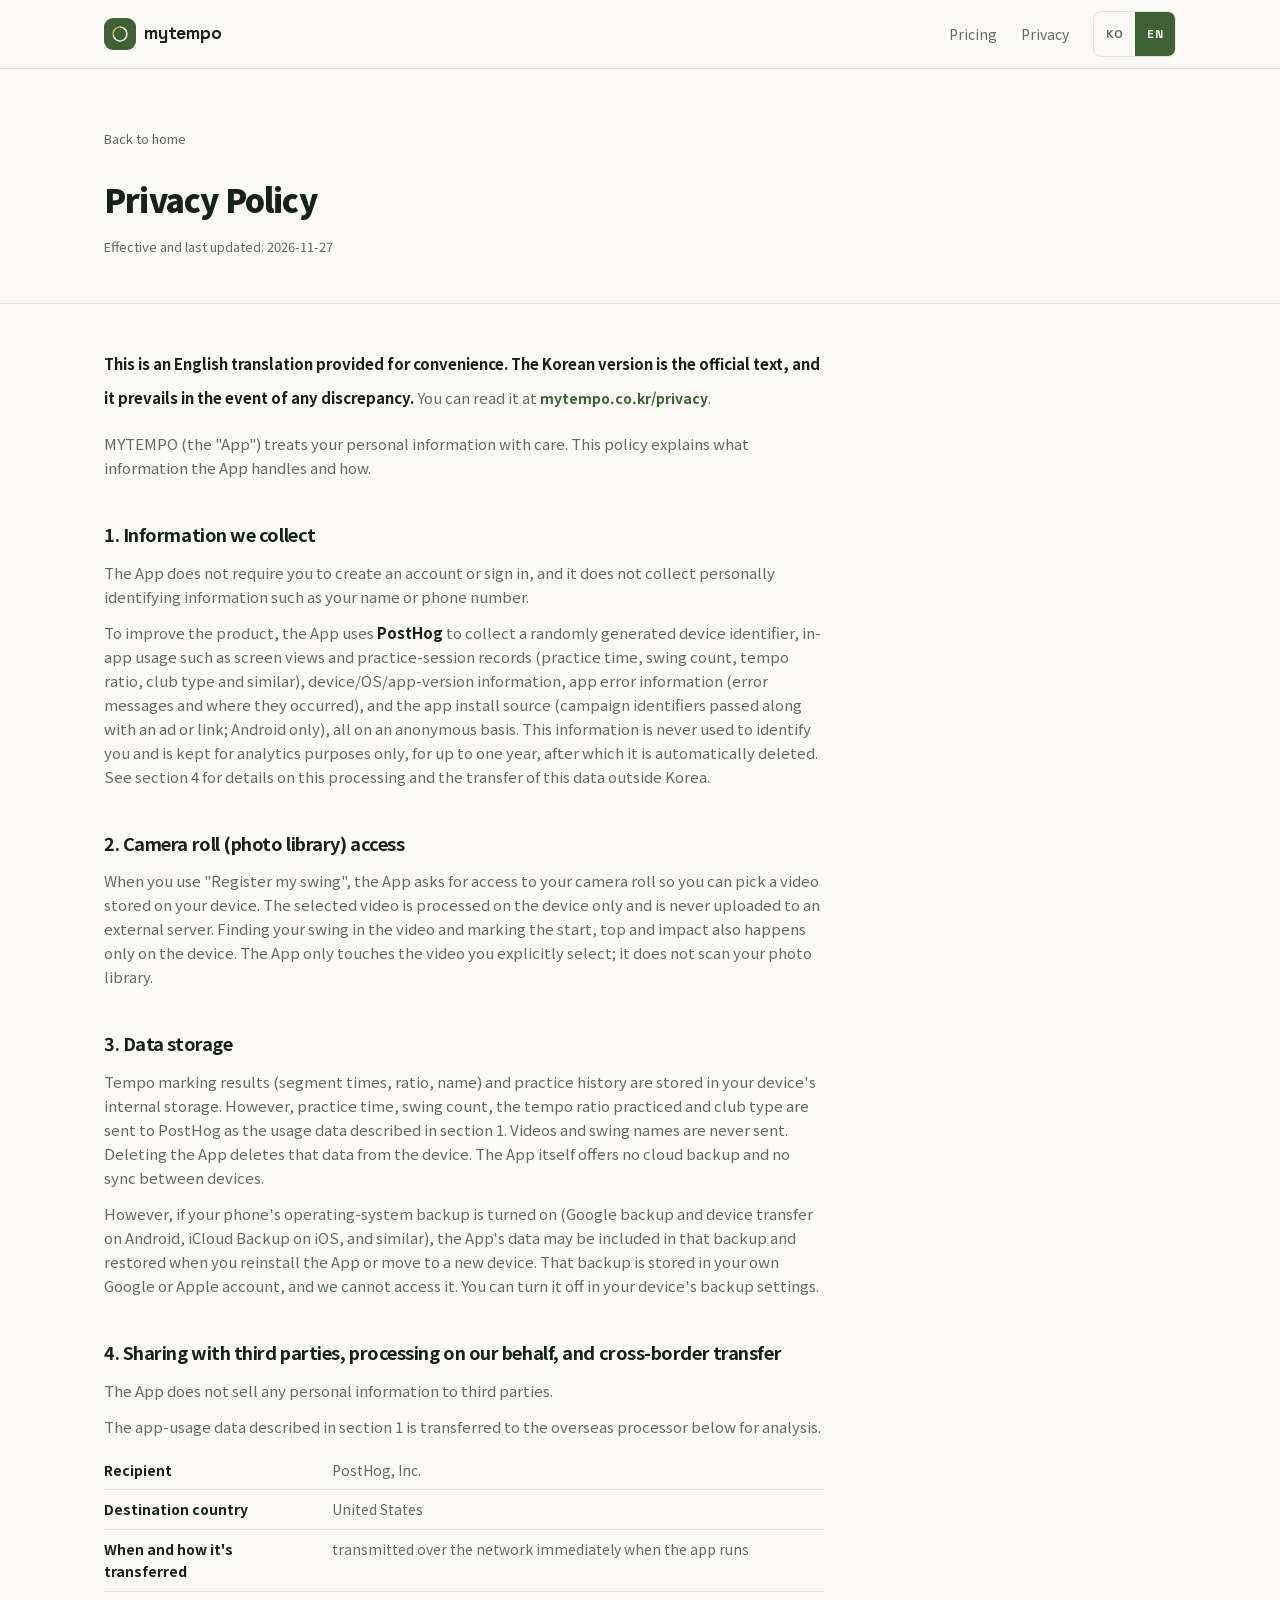
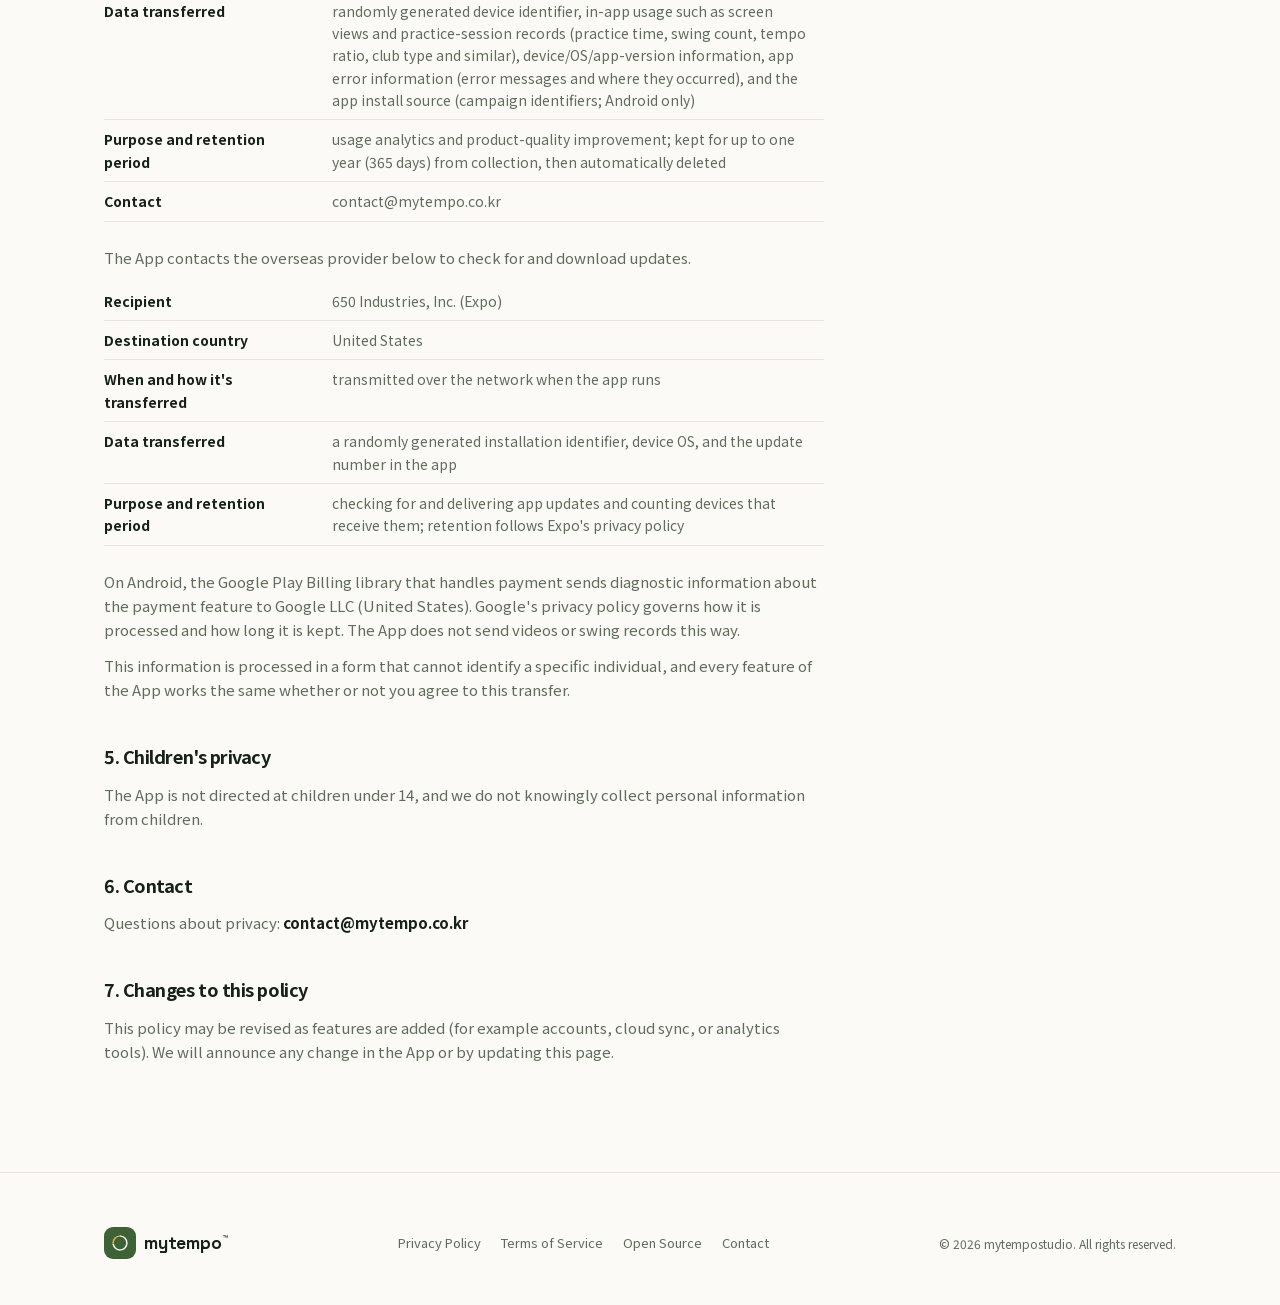
<file: privacy/index.html>
<!DOCTYPE html>
<html lang="ko">
<head>
<meta charset="UTF-8">
<meta http-equiv="Content-Security-Policy" content="default-src 'self'; script-src 'self' 'sha256-274QPHhWrLBUXYlQB04IrAF1y0pTqwjHa5bIdgtQmxg=' 'sha256-WKtGpikDoucQJlkSrUSk9+GP2khIKWFWPQ9ZaY7mBfA='; style-src 'self' 'unsafe-inline'; img-src 'self' data:; font-src 'self'; connect-src 'self'; form-action 'self'; base-uri 'none'; object-src 'none';">
<script>
/* 브라우저 언어에 한국어가 없으면 영어판으로 한 번 보낸다.

   ⚠️ 크롤러·미리보기 봇은 제외한다. Googlebot은 JS 렌더링을 영어 환경으로 도는데
   조건 없이 넘겨버리면 이 페이지가 "/en/privacy/ 로 리다이렉트"로 색인돼 국내 검색에서 밀린다.
   카카오톡·슬랙 링크 미리보기도 한국어 OG를 받아야 한다.

   IP로 국가를 보지 않는다 — GitHub Pages엔 서버 로직이 없기도 하지만,
   해외 사는 한국인에게 영어를 띄우는 건 애초에 틀린 판단이다. 읽는 언어가 기준이다.
   ?lang=ko 또는 KO/EN 토글로 고른 선택은 localStorage에 남아 이 로직보다 우선한다. */
(function(){try{
  var ua = navigator.userAgent || '';
  if (/bot|crawl|spider|slurp|bingpreview|facebookexternalhit|kakaotalk|slackbot|twitterbot|discordbot|whatsapp|embedly|telegrambot|linkedinbot|applebot|w3c_validator/i.test(ua)) return;
  var q = location.search;
  if (q.indexOf('lang=ko') > -1) { try{localStorage.setItem('mytempo:lang','ko');}catch(e){} return; }
  if (localStorage.getItem('mytempo:lang')) return;
  var langs = (navigator.languages && navigator.languages.length) ? navigator.languages : [navigator.language || ''];
  for (var i = 0; i < langs.length; i++) if (/^ko/i.test(langs[i])) return;
  try{sessionStorage.setItem('mytempo:autoLang','1');}catch(e){}
  location.replace('/en/privacy/' + q + (location.hash || ''));
}catch(e){}})();
</script>
<meta name="viewport" content="width=device-width, initial-scale=1">
<title>개인정보처리방침 · mytempo</title>
<meta name="description" content="마이템포가 수집하는 정보, 보관 기간, 국외 이전을 적은 개인정보처리방침이에요.">
<meta name="theme-color" content="#FBFAF6" media="(prefers-color-scheme: light)">
<meta name="theme-color" content="#121510" media="(prefers-color-scheme: dark)">
<link rel="icon" href="data:image/svg+xml,%3Csvg xmlns='http://www.w3.org/2000/svg' viewBox='0 0 24 24'%3E%3Crect width='24' height='24' rx='6' fill='%233F6136'/%3E%3Cpath d='M 12.802 2.835 A 9.2 9.2 0 1 1 2.940 13.598' fill='none' stroke='%23F2F5EE' stroke-width='2' stroke-linecap='round'/%3E%3Cpath d='M 2.800 12.000 A 9.2 9.2 0 0 1 11.198 2.835' fill='none' stroke='%23D9B84A' stroke-width='2' stroke-linecap='round'/%3E%3C/svg%3E">
<link rel="canonical" href="https://mytempo.co.kr/privacy/">
<link rel="alternate" hreflang="ko" href="https://mytempo.co.kr/privacy/">
<link rel="alternate" hreflang="en" href="https://mytempo.co.kr/en/privacy/">
<link rel="alternate" hreflang="x-default" href="https://mytempo.co.kr/privacy/">
<link rel="stylesheet" href="/assets/fonts.css">
<link rel="stylesheet" href="/assets/style.css">
</head>
<body>

<nav class="nav">
  <div class="wrap">
    <a class="brand" href="/">
      <span class="brand-mark">
        <svg viewBox="0 0 24 24" fill="none"><path d="M 12.802 2.835 A 9.2 9.2 0 1 1 2.940 13.598" style="stroke:var(--on-primary)" stroke-width="2" stroke-linecap="round"/><path d="M 2.800 12.000 A 9.2 9.2 0 0 1 11.198 2.835" style="stroke:var(--gold)" stroke-width="2" stroke-linecap="round"/></svg>
      </span>
      <span class="brand-word">mytempo</span>
    </a>
    <div class="nav-links">
      <a href="/#pricing">가격</a>
      <a href="/#trust">프라이버시</a>
    </div>
    <div class="lang-switch" role="group" aria-label="언어">
      <a href="/privacy/?lang=ko" hreflang="ko" lang="ko" aria-current="true">KO</a>
      <a href="/en/privacy/" hreflang="en" lang="en">EN</a>
    </div>
  </div>
</nav>

<header class="legal-header">
  <div class="wrap">
    <a class="back-link" href="/">홈으로</a>
    <h1>개인정보처리방침</h1>
    <p class="legal-meta">시행일 및 최종 수정일: 2026-11-27</p>
  </div>
</header>

<div class="wrap">
<article class="legal-body">

<p>MYTEMPO(마이템포, 이하 "앱")는 이용자의 개인정보를 소중히 다룹니다. 본 방침은 앱이 어떤 정보를 어떻게 다루는지 설명합니다.</p>

<h2>1. 수집하는 정보</h2>
<p>앱은 별도의 계정 가입이나 로그인을 요구하지 않으며, 이름·전화번호 등 개인을 식별할 수 있는 정보를 수집하지 않습니다.</p>
<p>다만 서비스 품질 개선을 위해 <strong>PostHog(포스트호그)</strong>로 임의로 생성된 기기 식별자, 화면 조회와 연습 세션 기록(연습 시간, 스윙 수, 템포 비율, 클럽 종류 등) 같은 앱 내 이용 행태, 기기·OS·앱 버전 정보, 앱 오류 정보(오류 메시지와 발생 위치), 그리고 앱 설치 유입 경로(광고·링크에 담겨 전달되는 캠페인 식별자. Android만 해당)를 익명으로 수집합니다. 이 정보는 이용자를 특정하는 데 사용되지 않으며, 통계 분석 목적으로만 최대 1년간 보관 후 자동 삭제됩니다. 처리 위탁·해외 이전에 관한 자세한 사항은 4항을 참고하세요.</p>

<h2>2. 카메라(사진 라이브러리) 접근</h2>
<p>이용자가 "내 스윙 등록" 기능을 사용할 때, 기기에 저장된 영상을 선택할 수 있도록 카메라 롤(사진 라이브러리) 접근 권한을 요청합니다. 선택된 영상은 기기 내부에서만 처리되며, 외부 서버로 업로드되지 않습니다. 영상에서 스윙을 찾아 시작·탑·임팩트를 먼저 표시하는 기능도 기기 안에서만 동작합니다. 앱은 이용자가 명시적으로 선택한 영상에만 접근하며, 전체 사진 라이브러리를 스캔하지 않습니다.</p>

<h2>3. 데이터 저장</h2>
<p>템포 마킹 결과(구간 시간, 비율, 이름 등)와 연습 기록은 기기 내부 저장소에 저장됩니다. 다만 연습 시간, 스윙 수, 연습한 템포 비율, 클럽 종류는 1항의 이용 행태로 PostHog에 전송됩니다. 영상과 스윙 이름은 전송하지 않습니다. 앱을 삭제하면 기기에 있던 해당 데이터도 함께 삭제됩니다. 앱 자체의 클라우드 백업이나 기기 간 동기화 기능은 제공하지 않습니다.</p>
<p>다만 휴대폰 운영체제의 백업 기능(Android의 Google 백업·기기 이전, iOS의 iCloud 백업 등)을 켜두셨다면 앱 데이터가 그 백업에 포함되어, 앱을 다시 설치하거나 새 기기로 옮길 때 복원될 수 있습니다. 이 백업은 이용자 본인의 Google·Apple 계정에 저장되며 회사는 접근할 수 없습니다. 원하지 않으시면 기기의 백업 설정에서 끌 수 있습니다.</p>

<h2>4. 제3자 제공, 처리 위탁 및 국외 이전</h2>
<p>앱은 어떠한 개인정보도 제3자에게 판매하지 않습니다.</p>
<p>위 1항의 앱 이용 행태 데이터는 분석을 위해 아래 해외 사업자로 이전되어 처리됩니다.</p>
<table class="legal-table">
  <tr><th scope="row">이전받는 자</th><td>PostHog, Inc.</td></tr>
  <tr><th scope="row">이전되는 국가</th><td>미국</td></tr>
  <tr><th scope="row">이전 일시 및 방법</th><td>앱을 실행할 때 네트워크로 즉시 전송</td></tr>
  <tr><th scope="row">이전 항목</th><td>임의 생성 기기 식별자, 화면 조회와 연습 세션 기록(연습 시간, 스윙 수, 템포 비율, 클럽 종류 등) 같은 이용 행태, 기기·OS·앱 버전 정보, 앱 오류 정보(오류 메시지와 발생 위치), 앱 설치 유입 경로(캠페인 식별자. Android만 해당)</td></tr>
  <tr><th scope="row">이전받는 자의 이용 목적 및 보유 기간</th><td>서비스 이용 통계 분석 및 품질 개선 목적으로, 수집일로부터 최대 1년(365일) 보관 후 자동 삭제</td></tr>
  <tr><th scope="row">문의처</th><td>contact@mytempo.co.kr</td></tr>
</table>
<p>앱은 업데이트를 확인하고 내려받기 위해 아래 해외 사업자와 통신합니다.</p>
<table class="legal-table">
  <tr><th scope="row">이전받는 자</th><td>650 Industries, Inc.(Expo)</td></tr>
  <tr><th scope="row">이전되는 국가</th><td>미국</td></tr>
  <tr><th scope="row">이전 일시 및 방법</th><td>앱을 실행할 때 네트워크로 전송</td></tr>
  <tr><th scope="row">이전 항목</th><td>임의 생성 설치 식별자, 기기 OS, 앱에 들어 있는 업데이트 번호</td></tr>
  <tr><th scope="row">이전받는 자의 이용 목적 및 보유 기간</th><td>앱 업데이트 확인과 전달, 업데이트를 받은 기기 수 집계. 보유 기간은 Expo의 개인정보처리방침을 따릅니다</td></tr>
</table>
<p>Android에서는 결제를 처리하는 Google Play 결제 라이브러리가 결제 기능의 진단 정보를 Google LLC(미국)로 보냅니다. 처리 내용과 보유 기간은 Google의 개인정보처리방침을 따릅니다. 앱은 이 경로로 영상이나 스윙 기록을 보내지 않습니다.</p>
<p>위 정보는 특정 개인을 식별할 수 없는 형태로 처리되며, 위 이전에 동의하지 않으시더라도 앱의 모든 기능을 동일하게 이용하실 수 있습니다.</p>

<h2>5. 아동의 개인정보</h2>
<p>앱은 만 14세 미만 아동을 대상으로 하지 않으며, 아동으로부터 개인정보를 고의로 수집하지 않습니다.</p>

<h2>6. 문의처</h2>
<p>개인정보 관련 문의: <strong>contact@mytempo.co.kr</strong></p>

<h2>7. 방침의 변경</h2>
<p>본 방침은 기능 추가(예: 계정, 클라우드 동기화, 분석 도구 도입 등)에 따라 개정될 수 있습니다. 변경 시 앱 내 공지나 본 페이지 갱신으로 안내합니다.</p>

</article>
</div>

<footer>
  <div class="wrap">
    <div class="brand">
      <span class="brand-mark">
        <svg viewBox="0 0 24 24" fill="none"><path d="M 12.802 2.835 A 9.2 9.2 0 1 1 2.940 13.598" style="stroke:var(--on-primary)" stroke-width="2" stroke-linecap="round"/><path d="M 2.800 12.000 A 9.2 9.2 0 0 1 11.198 2.835" style="stroke:var(--gold)" stroke-width="2" stroke-linecap="round"/></svg>
      </span>
      <span class="brand-word">mytempo<span class="brand-tm">™</span></span>
    </div>
    <div class="footer-links">
      <a href="/privacy/">개인정보처리방침</a>
      <a href="/terms/">이용약관</a>
      <a href="/oss/">오픈소스 라이선스</a>
      <a href="mailto:contact@mytempo.co.kr">문의</a>
    </div>
    <div class="footer-copy">© 2026 mytempostudio. All rights reserved.</div>
  </div>
</footer>

<script>
/* 언어를 직접 고르면 기억한다 — 다음 방문에 자동 전환이 그 선택을 덮어쓰지 않도록. */
(function(){var s=document.querySelector(".lang-switch");if(!s)return;
  s.addEventListener("click",function(e){var a=e.target.closest("a");if(!a)return;
    try{localStorage.setItem("mytempo:lang",a.getAttribute("hreflang"));}catch(err){}});})();
</script>
</body>
</html>
</file>
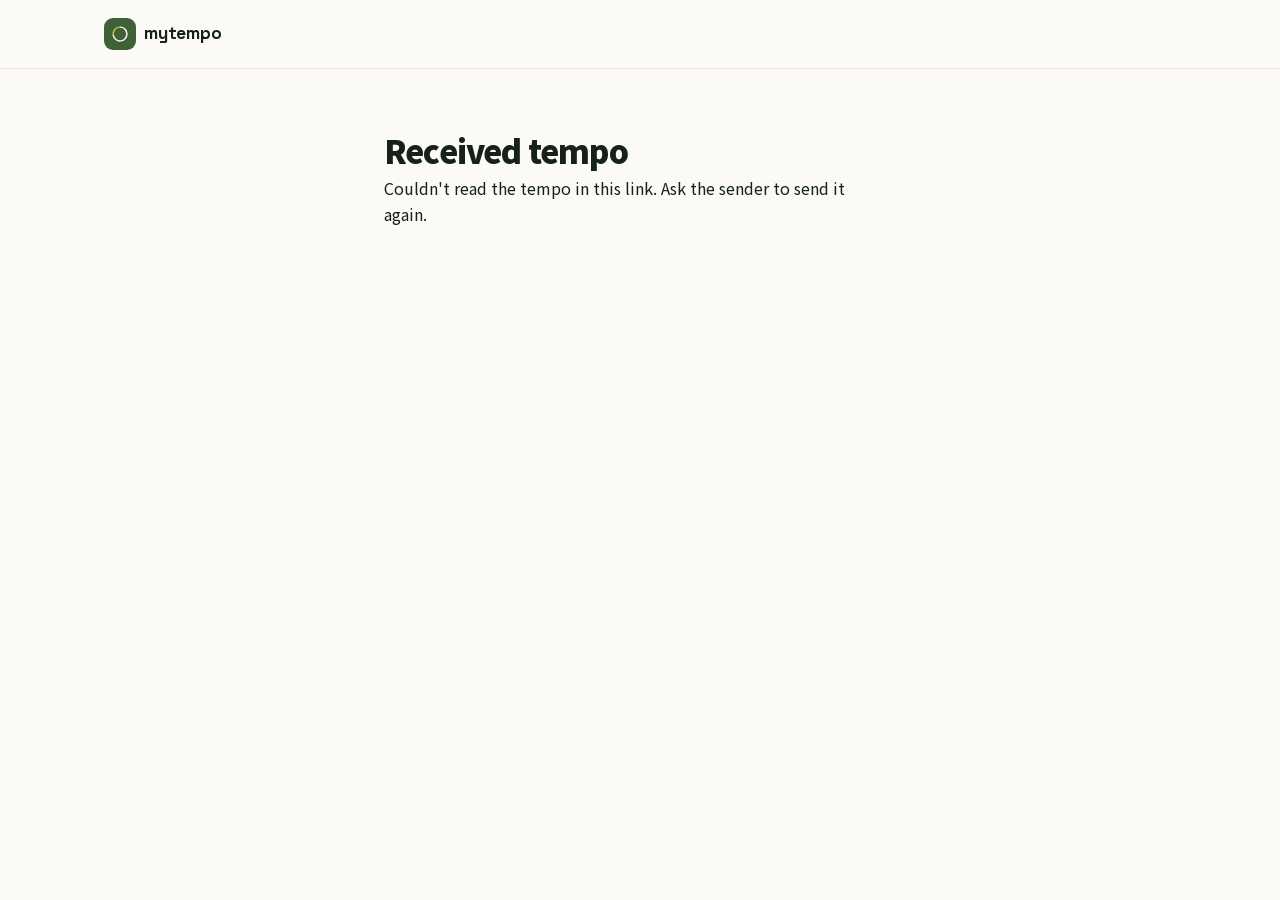
<file: t/index.html>
<!DOCTYPE html>
<html lang="ko">
<head>
<meta charset="UTF-8">
<meta http-equiv="Content-Security-Policy" content="default-src 'self'; script-src 'self'; style-src 'self' 'unsafe-inline'; font-src 'self'; img-src 'self' data:; base-uri 'none'; form-action 'none'">
<meta name="viewport" content="width=device-width, initial-scale=1">
<meta name="robots" content="noindex">
<title>받은 템포 · mytempo</title>
<meta name="description" content="친구가 보낸 골프 스윙 템포를 마이템포에서 열어 소리로 연습해요.">
<meta name="theme-color" content="#FBFAF6" media="(prefers-color-scheme: light)">
<meta name="theme-color" content="#121510" media="(prefers-color-scheme: dark)">
<link rel="icon" href="data:image/svg+xml,%3Csvg xmlns='http://www.w3.org/2000/svg' viewBox='0 0 24 24'%3E%3Crect width='24' height='24' rx='6' fill='%233F6136'/%3E%3Cpath d='M 12.802 2.835 A 9.2 9.2 0 1 1 2.940 13.598' fill='none' stroke='%23F2F5EE' stroke-width='2' stroke-linecap='round'/%3E%3Cpath d='M 2.800 12.000 A 9.2 9.2 0 0 1 11.198 2.835' fill='none' stroke='%23D9B84A' stroke-width='2' stroke-linecap='round'/%3E%3C/svg%3E">
<link rel="stylesheet" href="/assets/fonts.css">
<link rel="stylesheet" href="/assets/style.css">
</head>
<body>
<!--
  템포 공유 링크가 여는 페이지 (2026-10-16, 앱 T-113 5단계).
  값은 주소 # 뒤에만 있다(b 백스윙 초 · d 다운스윙 초 · c 클럽 · n 클럽 번호 · f fps · l 보낸 앱의 언어). # 뒤는 브라우저가 서버로 보내지 않는다.
  receive.js가 값을 읽어 링(랜딩 .ring과 같은 기하, 초록 백스윙 · 금색 다운스윙)에 그리고 「마이템포에서 열기」를
  앱 링크(mytempo://receive?…)로 만든다. 클럽 · 초 수는 쓰지 않는다(창업자 10-19: 받는 사람에겐 비율과 쓰임만).
  검사 규칙은 앱 features/tempo/shareLink.ts parseSharedTempo와 같다.
-->
<nav class="nav">
  <div class="wrap">
        <a class="brand" href="/">
      <span class="brand-mark">
        <svg viewBox="0 0 24 24" fill="none"><path d="M 12.802 2.835 A 9.2 9.2 0 1 1 2.940 13.598" style="stroke:var(--on-primary)" stroke-width="2" stroke-linecap="round"/><path d="M 2.800 12.000 A 9.2 9.2 0 0 1 11.198 2.835" style="stroke:var(--gold)" stroke-width="2" stroke-linecap="round"/></svg>
      </span>
      <span class="brand-word">mytempo</span>
    </a>
  </div>
</nav>

<main class="wrap tempo-share">
  <h1 id="title">받은 템포</h1>
  <div id="tempo" hidden>
    <div class="ring" id="ring" role="img">
      <svg aria-hidden="true" viewBox="0 0 100 100">
        <circle class="ring-track" cx="50" cy="50" r="42" fill="none" stroke-width="9"/>
        <circle class="ring-gold" cx="50" cy="50" r="42" fill="none" stroke-width="9" stroke-linecap="round" transform="rotate(-90 50 50)" stroke-dasharray="264"/>
        <circle class="ring-green" id="arc" cx="50" cy="50" r="42" fill="none" stroke-width="9" stroke-linecap="round" transform="rotate(-90 50 50)" stroke-dasharray="198 66"/>
      </svg>
      <div class="ring-center"><span><span class="approx" id="approx"></span><span id="ratio"></span></span></div>
    </div>
    <p class="tempo-share-detail" id="what"></p>
    <a class="btn-primary" id="open" href="#">마이템포에서 열기</a>
    <p class="tempo-share-note" id="noapp">앱이 없으면 먼저 받아 주세요. 받은 뒤 이 링크를 다시 열면 돼요.</p>
    <div class="store-row">
      <!-- 스토어 아이콘은 랜딩 .store-badge와 같은 그림, 색은 버튼 글자색을 따른다(창업자 10-21) -->
      <a class="btn-ghost" id="play" href="https://play.google.com/store/apps/details?id=com.mytempo.golf&amp;referrer=utm_source%3Dtempo_share"><svg aria-hidden="true" viewBox="0 0 24 24" fill="currentColor"><path d="M3.6 2.2a1 1 0 0 0-.4.8v18a1 1 0 0 0 .4.8l10-9.8-10-9.8Zm11.4 8.5 2.9-2.8-11-6.3 8.1 9.1Zm0 2.6-8.1 9.1 11-6.3-2.9-2.8Zm1.5-1.3 3.6-2a1 1 0 0 0 0-1.8l-3.6-2-2.1 2 2.1 2 2.1 1.8Z"/></svg>Google Play</a>
      <a class="btn-ghost" href="https://apps.apple.com/app/id6818107414"><svg aria-hidden="true" viewBox="0 0 24 24" fill="currentColor"><path d="M16.4 12.7c0-2.3 1.9-3.4 2-3.5-1.1-1.6-2.8-1.8-3.4-1.8-1.4-.1-2.8.9-3.5.9-.7 0-1.8-.9-3-.8-1.5 0-2.9.9-3.7 2.3-1.6 2.7-.4 6.8 1.1 9 .8 1.1 1.7 2.3 2.9 2.3 1.2 0 1.6-.7 3-.7 1.4 0 1.8.7 3 .7 1.3 0 2.1-1.1 2.8-2.2.9-1.3 1.3-2.5 1.3-2.6 0 0-2.5-1-2.5-3.6ZM14.1 5.5c.6-.8 1.1-1.9 1-3-.9 0-2.1.6-2.8 1.4-.6.7-1.2 1.8-1 2.9 1 .1 2.1-.5 2.8-1.3Z"/></svg>App Store</a>
    </div>
  </div>
  <p class="tempo-share-detail" id="invalid" hidden>링크의 템포를 읽지 못했어요. 보낸 분께 다시 보내 달라고 해 주세요.</p>
</main>

<script src="/t/receive.js"></script>
</body>
</html>
</file>
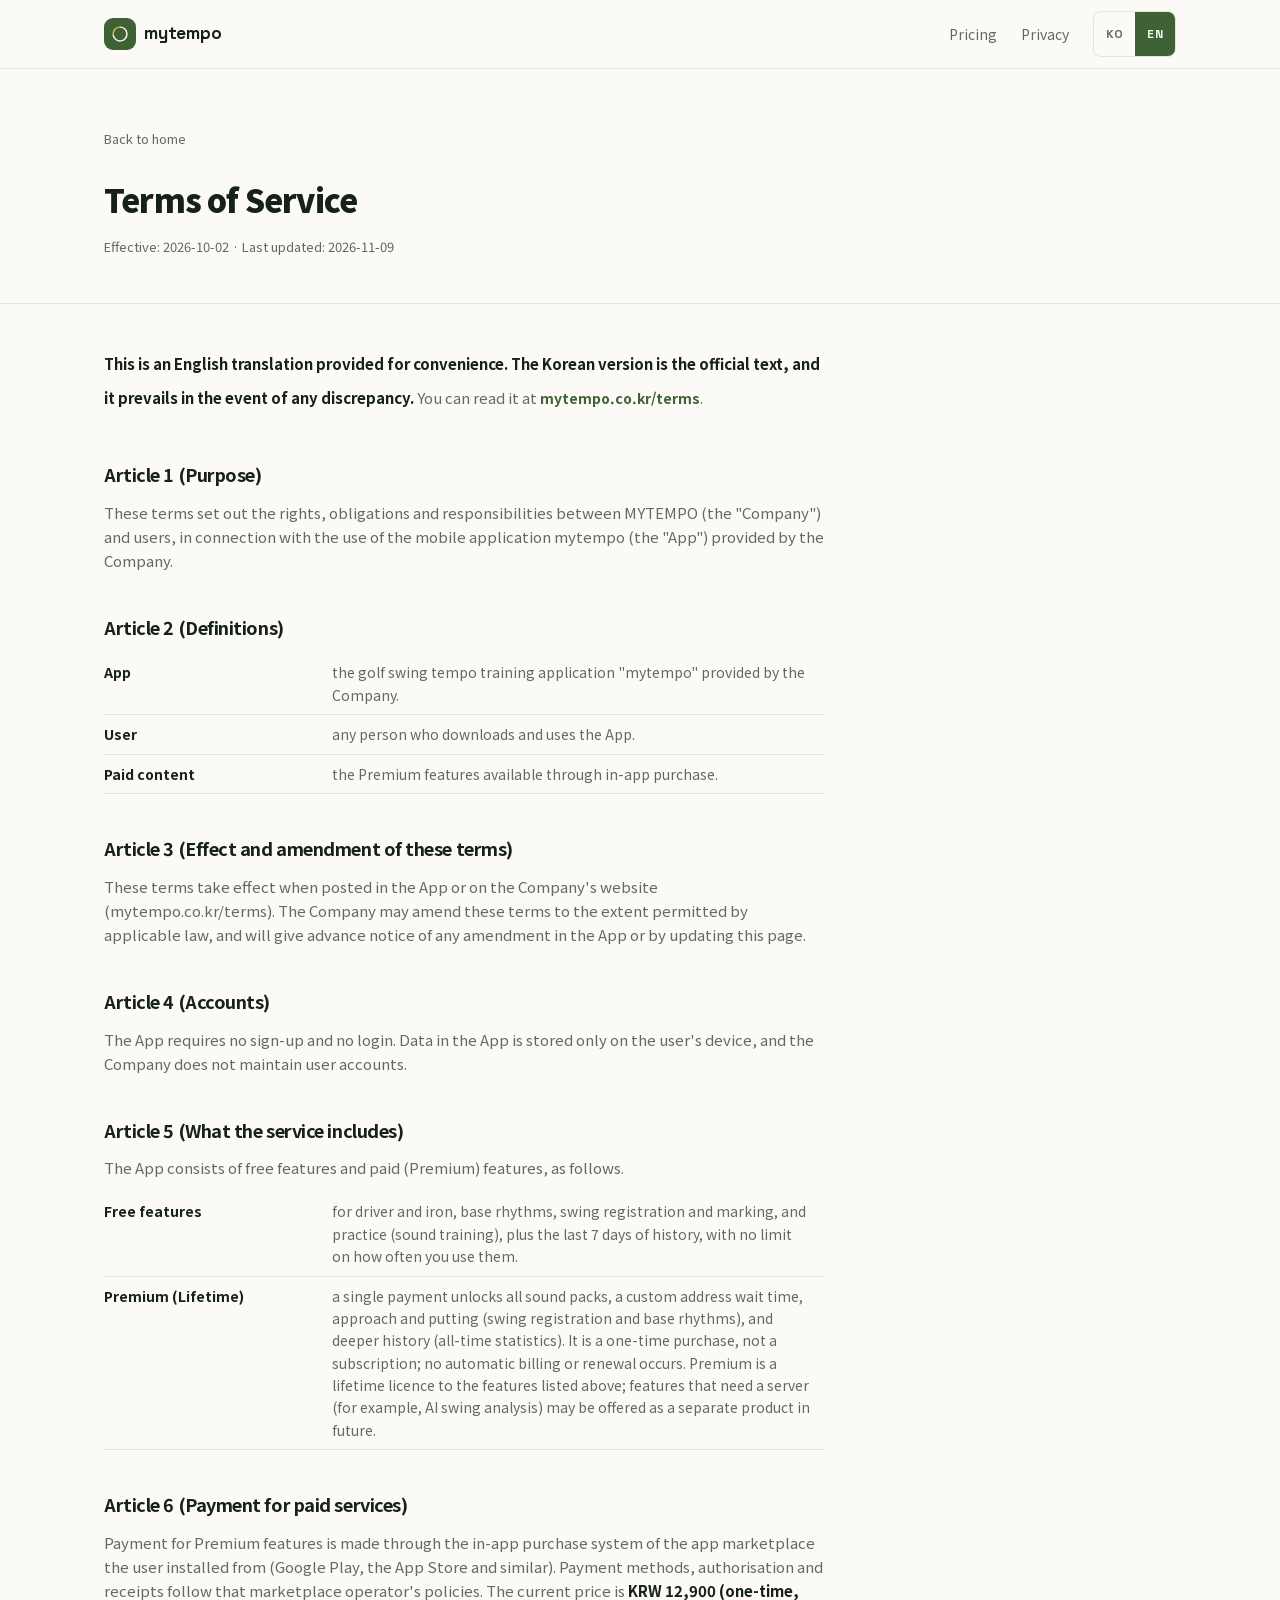
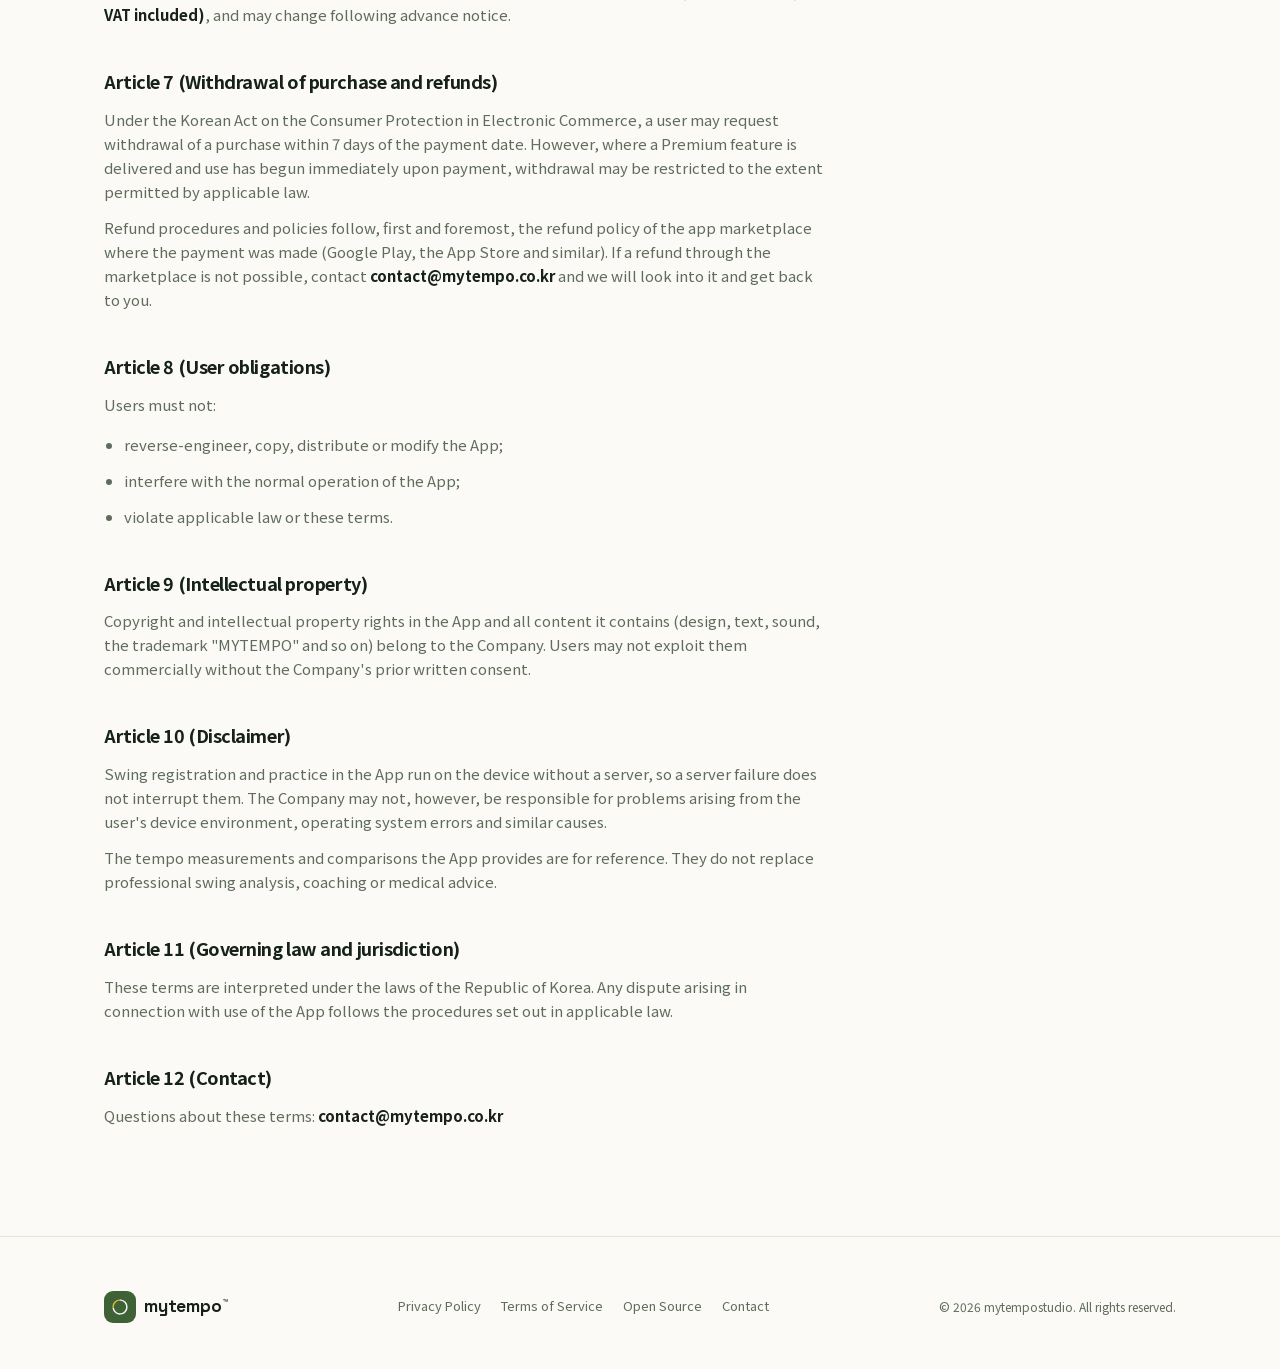
<file: terms/index.html>
<!DOCTYPE html>
<html lang="ko">
<head>
<meta charset="UTF-8">
<meta http-equiv="Content-Security-Policy" content="default-src 'self'; script-src 'self' 'sha256-Yl9aqPZMCp3vUD8NQSifJ4CeZqadEPYnNXgybRyTDhY=' 'sha256-WKtGpikDoucQJlkSrUSk9+GP2khIKWFWPQ9ZaY7mBfA='; style-src 'self' 'unsafe-inline'; img-src 'self' data:; font-src 'self'; connect-src 'self'; form-action 'self'; base-uri 'none'; object-src 'none';">
<script>
/* 브라우저 언어에 한국어가 없으면 영어판으로 한 번 보낸다.

   ⚠️ 크롤러·미리보기 봇은 제외한다. Googlebot은 JS 렌더링을 영어 환경으로 도는데
   조건 없이 넘겨버리면 이 페이지가 "/en/terms/ 로 리다이렉트"로 색인돼 국내 검색에서 밀린다.
   카카오톡·슬랙 링크 미리보기도 한국어 OG를 받아야 한다.

   IP로 국가를 보지 않는다 — GitHub Pages엔 서버 로직이 없기도 하지만,
   해외 사는 한국인에게 영어를 띄우는 건 애초에 틀린 판단이다. 읽는 언어가 기준이다.
   ?lang=ko 또는 KO/EN 토글로 고른 선택은 localStorage에 남아 이 로직보다 우선한다. */
(function(){try{
  var ua = navigator.userAgent || '';
  if (/bot|crawl|spider|slurp|bingpreview|facebookexternalhit|kakaotalk|slackbot|twitterbot|discordbot|whatsapp|embedly|telegrambot|linkedinbot|applebot|w3c_validator/i.test(ua)) return;
  var q = location.search;
  if (q.indexOf('lang=ko') > -1) { try{localStorage.setItem('mytempo:lang','ko');}catch(e){} return; }
  if (localStorage.getItem('mytempo:lang')) return;
  var langs = (navigator.languages && navigator.languages.length) ? navigator.languages : [navigator.language || ''];
  for (var i = 0; i < langs.length; i++) if (/^ko/i.test(langs[i])) return;
  try{sessionStorage.setItem('mytempo:autoLang','1');}catch(e){}
  location.replace('/en/terms/' + q + (location.hash || ''));
}catch(e){}})();
</script>
<meta name="viewport" content="width=device-width, initial-scale=1">
<title>이용약관 · mytempo</title>
<meta name="description" content="마이템포 이용 조건, 결제, 환불을 적은 이용약관이에요.">
<meta name="theme-color" content="#FBFAF6" media="(prefers-color-scheme: light)">
<meta name="theme-color" content="#121510" media="(prefers-color-scheme: dark)">
<link rel="icon" href="data:image/svg+xml,%3Csvg xmlns='http://www.w3.org/2000/svg' viewBox='0 0 24 24'%3E%3Crect width='24' height='24' rx='6' fill='%233F6136'/%3E%3Cpath d='M 12.802 2.835 A 9.2 9.2 0 1 1 2.940 13.598' fill='none' stroke='%23F2F5EE' stroke-width='2' stroke-linecap='round'/%3E%3Cpath d='M 2.800 12.000 A 9.2 9.2 0 0 1 11.198 2.835' fill='none' stroke='%23D9B84A' stroke-width='2' stroke-linecap='round'/%3E%3C/svg%3E">
<link rel="canonical" href="https://mytempo.co.kr/terms/">
<link rel="alternate" hreflang="ko" href="https://mytempo.co.kr/terms/">
<link rel="alternate" hreflang="en" href="https://mytempo.co.kr/en/terms/">
<link rel="alternate" hreflang="x-default" href="https://mytempo.co.kr/terms/">
<link rel="stylesheet" href="/assets/fonts.css">
<link rel="stylesheet" href="/assets/style.css">
</head>
<body>

<nav class="nav">
  <div class="wrap">
    <a class="brand" href="/">
      <span class="brand-mark">
        <svg viewBox="0 0 24 24" fill="none"><path d="M 12.802 2.835 A 9.2 9.2 0 1 1 2.940 13.598" style="stroke:var(--on-primary)" stroke-width="2" stroke-linecap="round"/><path d="M 2.800 12.000 A 9.2 9.2 0 0 1 11.198 2.835" style="stroke:var(--gold)" stroke-width="2" stroke-linecap="round"/></svg>
      </span>
      <span class="brand-word">mytempo</span>
    </a>
    <div class="nav-links">
      <a href="/#pricing">가격</a>
      <a href="/#trust">프라이버시</a>
    </div>
    <div class="lang-switch" role="group" aria-label="언어">
      <a href="/terms/?lang=ko" hreflang="ko" lang="ko" aria-current="true">KO</a>
      <a href="/en/terms/" hreflang="en" lang="en">EN</a>
    </div>
  </div>
</nav>

<header class="legal-header">
  <div class="wrap">
    <a class="back-link" href="/">홈으로</a>
    <h1>이용약관</h1>
    <p class="legal-meta">시행일: 2026-10-02 · 최종 수정일: 2026-11-09</p>
  </div>
</header>

<div class="wrap">
<article class="legal-body">

<h2>제1조 (목적)</h2>
<p>본 약관은 MYTEMPO(이하 "회사")가 제공하는 모바일 애플리케이션 마이템포(이하 "앱")의 이용과 관련하여 회사와 이용자 간의 권리, 의무 및 책임사항을 정하는 것을 목적으로 합니다.</p>

<h2>제2조 (정의)</h2>
<table class="legal-table">
  <tr><th scope="row">앱</th><td>회사가 제공하는 골프 스윙 템포 트레이닝 애플리케이션 "마이템포"를 말합니다.</td></tr>
  <tr><th scope="row">이용자</th><td>앱을 다운로드하여 이용하는 모든 사람을 말합니다.</td></tr>
  <tr><th scope="row">유료 콘텐츠</th><td>앱 내 인앱결제로 구매할 수 있는 Premium 기능을 말합니다.</td></tr>
</table>

<h2>제3조 (약관의 효력 및 변경)</h2>
<p>본 약관은 앱 내 또는 회사 웹사이트(mytempo.co.kr/terms)에 게시함으로써 효력이 발생합니다. 회사는 관련 법령을 위반하지 않는 범위에서 약관을 개정할 수 있으며, 개정 시 앱 내 공지나 본 페이지 갱신으로 사전에 안내합니다.</p>

<h2>제4조 (계정)</h2>
<p>앱은 별도의 회원가입이나 로그인을 요구하지 않습니다. 앱 내 데이터는 이용자의 기기에만 저장되며, 회사는 별도의 이용자 계정을 관리하지 않습니다.</p>

<h2>제5조 (서비스의 내용)</h2>
<p>앱은 아래와 같이 무료 기능과 유료(Premium) 기능으로 구성됩니다.</p>
<table class="legal-table">
  <tr><th scope="row">무료 기능</th><td>드라이버·아이언의 기준 리듬, 스윙 등록 및 마킹, 연습(사운드 훈련)과 최근 7일 히스토리를 횟수 제한 없이 이용할 수 있습니다.</td></tr>
  <tr><th scope="row">Premium(Lifetime)</th><td>1회 결제로 사운드팩 전체, 어드레스 대기시간 커스텀, 어프로치·퍼팅(스윙 등록 및 기준 리듬), 히스토리 심화(전체 기간 통계) 기능을 이용할 수 있습니다. 구독이 아닌 일회성 구매이며, 별도의 자동 결제나 갱신이 발생하지 않습니다. Premium은 위에 적힌 기능의 평생 이용권이며, 앞으로 서버가 필요한 기능(예: AI 스윙 분석)은 별도 상품으로 제공될 수 있습니다.</td></tr>
</table>

<h2>제6조 (유료 서비스 결제)</h2>
<p>Premium 기능의 결제는 이용자가 설치한 앱 마켓(Google Play, App Store 등)의 인앱결제 시스템으로 이루어집니다. 결제 수단, 결제 승인, 영수증 발급 등은 해당 앱 마켓 사업자의 정책을 따릅니다. 현재 가격은 <strong>₩12,900(일회성, 부가세 포함)</strong>이며, 가격은 사전 공지 후 변경될 수 있습니다.</p>

<h2>제7조 (청약철회 및 환불)</h2>
<p>이용자는 「전자상거래 등에서의 소비자보호에 관한 법률」에 따라 결제일로부터 7일 이내 청약철회를 요청할 수 있습니다. 다만, Premium 기능이 결제 즉시 제공되어 이용이 개시된 경우, 관련 법령이 정하는 범위 내에서 청약철회가 제한될 수 있습니다.</p>
<p>환불 절차 및 정책은 결제가 이루어진 앱 마켓(Google Play, App Store 등)의 환불 정책을 우선 따릅니다. 앱 마켓을 통한 환불이 어려운 경우 <strong>contact@mytempo.co.kr</strong>로 문의해 주시면 확인 후 안내해 드립니다.</p>

<h2>제8조 (이용자의 의무)</h2>
<p>이용자는 다음 행위를 해서는 안 됩니다.</p>
<ul>
  <li>앱을 역분석(리버스 엔지니어링), 복제, 배포, 수정하는 행위</li>
  <li>앱의 정상적인 운영을 방해하는 행위</li>
  <li>관련 법령 및 본 약관을 위반하는 행위</li>
</ul>

<h2>제9조 (지적재산권)</h2>
<p>앱, 앱에 포함된 모든 콘텐츠(디자인, 텍스트, 사운드, 상표 "MYTEMPO" 등)의 저작권과 지적재산권은 회사에 귀속됩니다. 이용자는 회사의 사전 서면 동의 없이 이를 상업적으로 이용할 수 없습니다.</p>

<h2>제10조 (면책조항)</h2>
<p>앱의 스윙 등록과 연습은 서버 없이 기기 안에서 동작하므로, 서버 장애로 이 기능이 중단되지는 않습니다. 다만 이용자의 기기 환경, 운영체제 오류 등으로 인해 발생하는 문제에 대해서는 회사가 책임을 지지 않을 수 있습니다.</p>
<p>앱이 제공하는 템포 측정 및 비교 정보는 참고용이며, 전문적인 스윙 분석, 코칭 또는 의료적 조언을 대체하지 않습니다.</p>

<h2>제11조 (준거법 및 관할)</h2>
<p>본 약관은 대한민국 법령에 따라 해석되며, 앱 이용과 관련하여 분쟁이 발생할 경우 관련 법령이 정하는 절차에 따릅니다.</p>

<h2>제12조 (문의처)</h2>
<p>약관 관련 문의: <strong>contact@mytempo.co.kr</strong></p>

</article>
</div>

<footer>
  <div class="wrap">
    <div class="brand">
      <span class="brand-mark">
        <svg viewBox="0 0 24 24" fill="none"><path d="M 12.802 2.835 A 9.2 9.2 0 1 1 2.940 13.598" style="stroke:var(--on-primary)" stroke-width="2" stroke-linecap="round"/><path d="M 2.800 12.000 A 9.2 9.2 0 0 1 11.198 2.835" style="stroke:var(--gold)" stroke-width="2" stroke-linecap="round"/></svg>
      </span>
      <span class="brand-word">mytempo<span class="brand-tm">™</span></span>
    </div>
    <div class="footer-links">
      <a href="/privacy/">개인정보처리방침</a>
      <a href="/terms/">이용약관</a>
      <a href="/oss/">오픈소스 라이선스</a>
      <a href="mailto:contact@mytempo.co.kr">문의</a>
    </div>
    <div class="footer-copy">© 2026 mytempostudio. All rights reserved.</div>
  </div>
</footer>

<script>
/* 언어를 직접 고르면 기억한다 — 다음 방문에 자동 전환이 그 선택을 덮어쓰지 않도록. */
(function(){var s=document.querySelector(".lang-switch");if(!s)return;
  s.addEventListener("click",function(e){var a=e.target.closest("a");if(!a)return;
    try{localStorage.setItem("mytempo:lang",a.getAttribute("hreflang"));}catch(err){}});})();
</script>
</body>
</html>
</file>
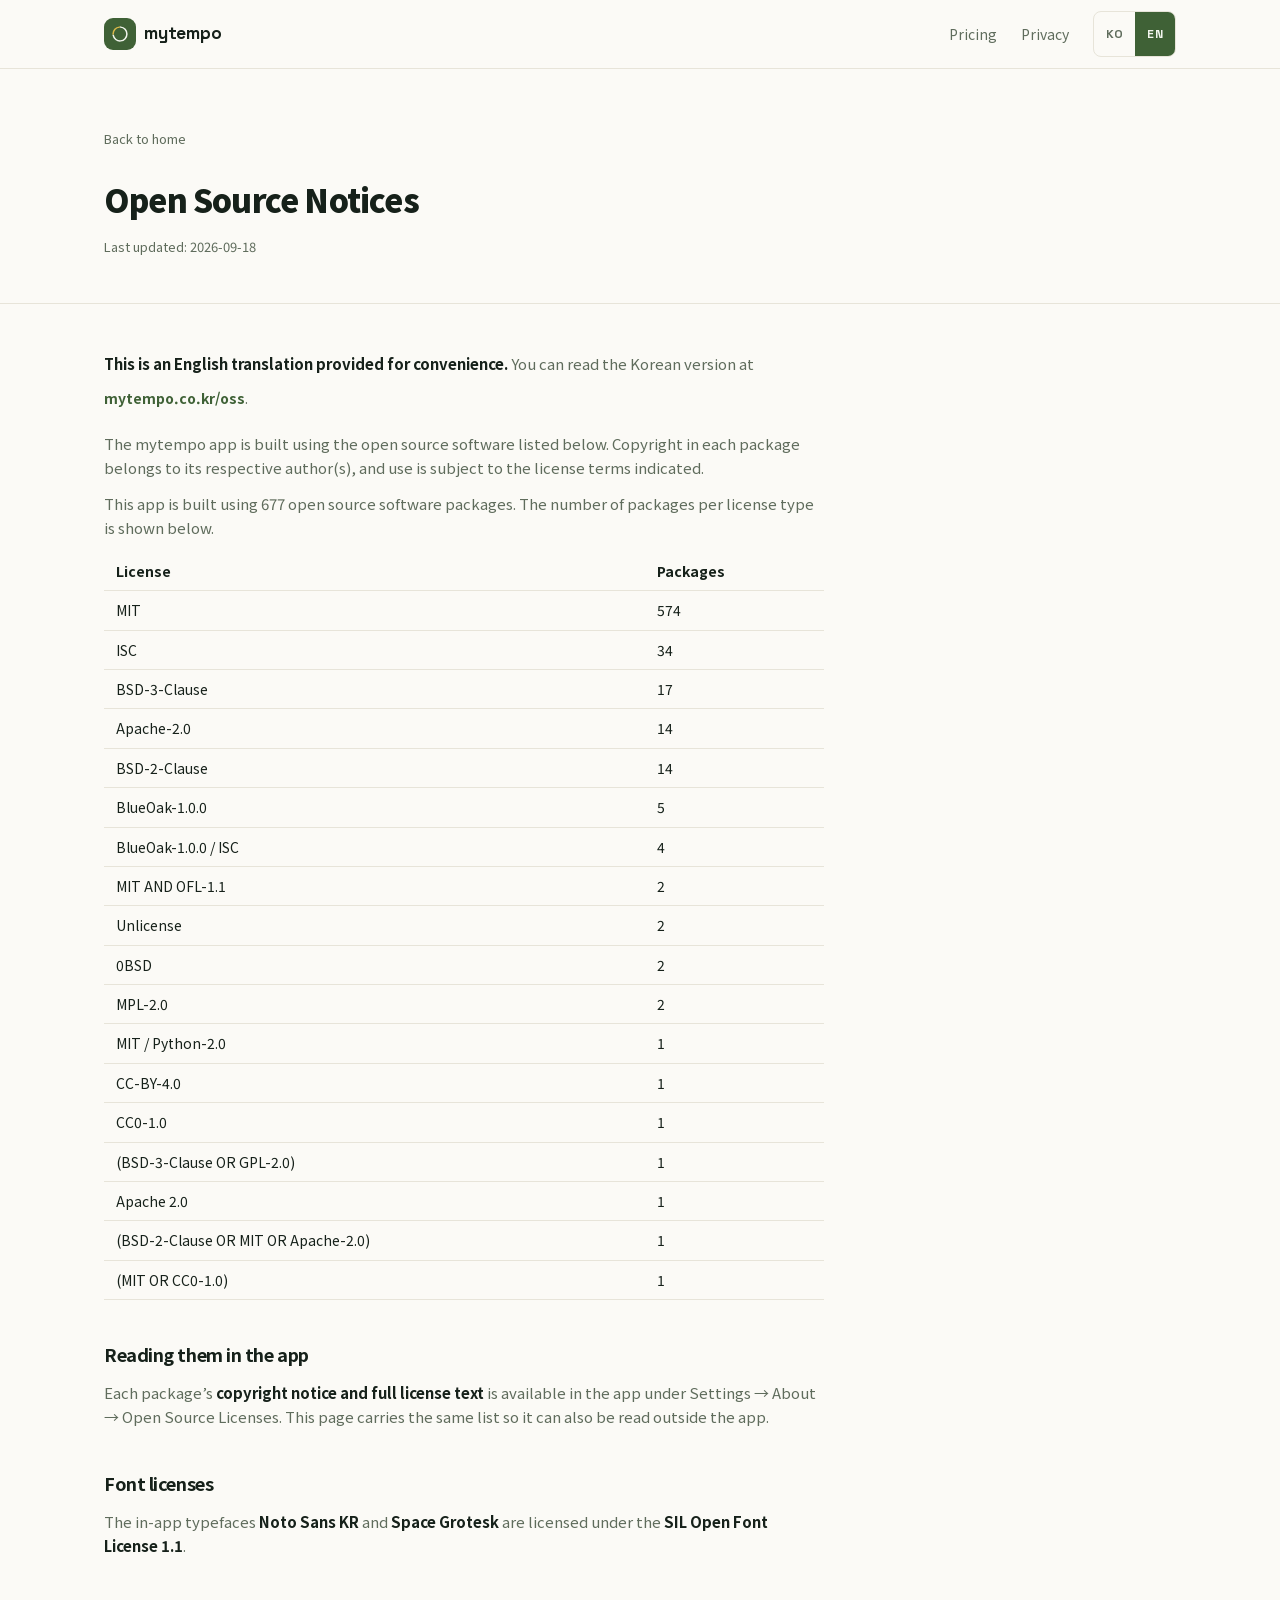
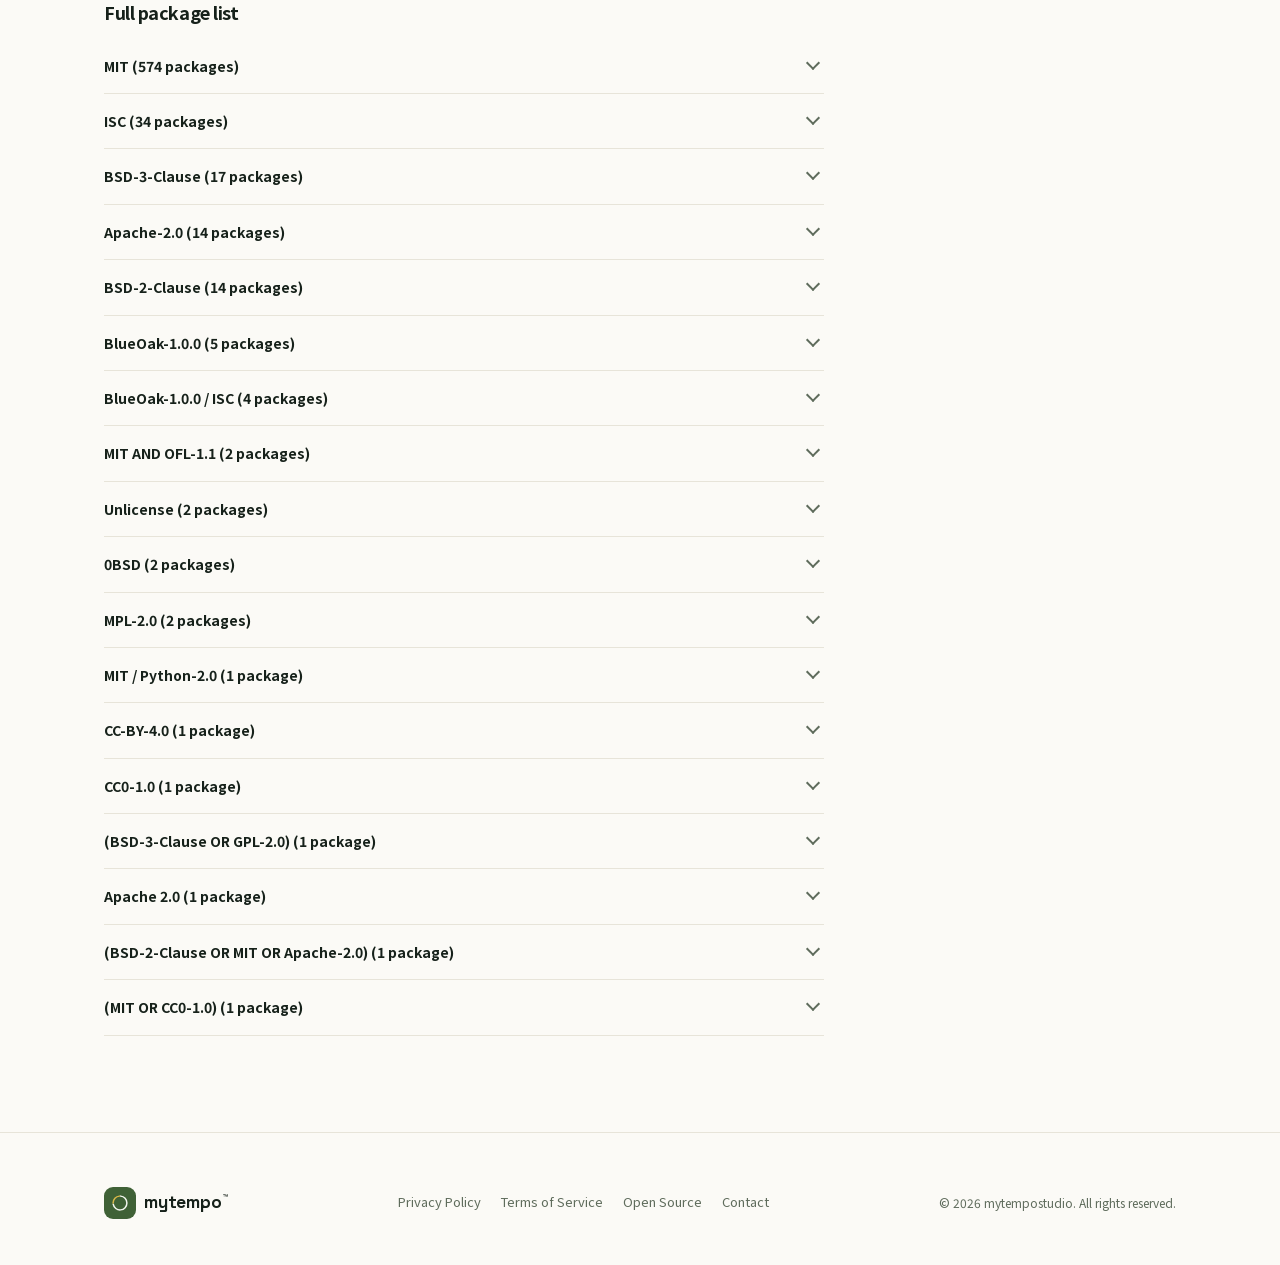
<file: en/oss/index.html>
<!DOCTYPE html>
<html lang="en">
<head>
<meta charset="UTF-8">
<meta http-equiv="Content-Security-Policy" content="default-src 'self'; script-src 'self' 'sha256-g9IBUtAowYxfb4IjrzlzqiYdwd3JjGIuONDCI/mftLE='; style-src 'self' 'unsafe-inline'; img-src 'self' data:; font-src 'self'; connect-src 'self'; form-action 'self'; base-uri 'none'; object-src 'none';">
<meta name="viewport" content="width=device-width, initial-scale=1">
<title>Open Source Notices · mytempo</title>
<meta name="description" content="Open source software notices for the mytempo golf tempo training app.">
<meta name="robots" content="index,follow">
<meta name="theme-color" content="#FBFAF6" media="(prefers-color-scheme: light)">
<meta name="theme-color" content="#121510" media="(prefers-color-scheme: dark)">
<link rel="canonical" href="https://mytempo.co.kr/en/oss/">
<link rel="alternate" hreflang="ko" href="https://mytempo.co.kr/oss/">
<link rel="alternate" hreflang="en" href="https://mytempo.co.kr/en/oss/">
<link rel="alternate" hreflang="x-default" href="https://mytempo.co.kr/oss/">
<link rel="icon" href="data:image/svg+xml,%3Csvg xmlns='http://www.w3.org/2000/svg' viewBox='0 0 24 24'%3E%3Crect width='24' height='24' rx='6' fill='%233F6136'/%3E%3Cpath d='M 12.802 2.835 A 9.2 9.2 0 1 1 2.940 13.598' fill='none' stroke='%23F2F5EE' stroke-width='2' stroke-linecap='round'/%3E%3Cpath d='M 2.800 12.000 A 9.2 9.2 0 0 1 11.198 2.835' fill='none' stroke='%23D9B84A' stroke-width='2' stroke-linecap='round'/%3E%3C/svg%3E">
<link rel="stylesheet" href="/assets/fonts.css">
<link rel="stylesheet" href="/assets/style.css">
</head>
<body>

<nav class="nav">
  <div class="wrap">
    <a class="brand" href="/en/">
      <span class="brand-mark">
        <svg viewBox="0 0 24 24" fill="none"><path d="M 12.802 2.835 A 9.2 9.2 0 1 1 2.940 13.598" style="stroke:var(--on-primary)" stroke-width="2" stroke-linecap="round"/><path d="M 2.800 12.000 A 9.2 9.2 0 0 1 11.198 2.835" style="stroke:var(--gold)" stroke-width="2" stroke-linecap="round"/></svg>
      </span>
      <span class="brand-word">mytempo</span>
    </a>
    <div class="nav-links">
      <a href="/en/#pricing">Pricing</a>
      <a href="/en/#trust">Privacy</a>
    </div>
    <div class="lang-switch" role="group" aria-label="Language">
      <a href="/oss/?lang=ko" hreflang="ko" lang="ko">KO</a>
      <a href="/en/oss/" hreflang="en" lang="en" aria-current="true">EN</a>
    </div>
  </div>
</nav>

<header class="legal-header">
  <div class="wrap">
    <a class="back-link" href="/en/">Back to home</a>
    <h1>Open Source Notices</h1>
    <p class="legal-meta">Last updated: 2026-09-18</p>
  </div>
</header>

<div class="wrap">
<article class="legal-body">

<p><strong>This is an English translation provided for convenience.</strong> You can read the Korean version at <a class="link-arrow" href="/oss/" hreflang="ko" lang="ko">mytempo.co.kr/oss</a>.</p>

<p>The mytempo app is built using the open source software listed below. Copyright in each package belongs to its respective author(s), and use is subject to the license terms indicated.</p>

<!-- OSS:BEGIN 자동 생성 구간 — 손으로 고치지 말 것. golf-tempo-app 저장소에서 "npm run licenses -- --web [이 저장소 경로]" 를 실행해 갱신한다. -->
<p>This app is built using 677 open source software packages. The number of packages per license type is shown below.</p>
<table class="oss-summary"><thead><tr><th>License</th><th>Packages</th></tr></thead><tbody>
<tr><td>MIT</td><td>574</td></tr>
<tr><td>ISC</td><td>34</td></tr>
<tr><td>BSD-3-Clause</td><td>17</td></tr>
<tr><td>Apache-2.0</td><td>14</td></tr>
<tr><td>BSD-2-Clause</td><td>14</td></tr>
<tr><td>BlueOak-1.0.0</td><td>5</td></tr>
<tr><td>BlueOak-1.0.0 / ISC</td><td>4</td></tr>
<tr><td>MIT AND OFL-1.1</td><td>2</td></tr>
<tr><td>Unlicense</td><td>2</td></tr>
<tr><td>0BSD</td><td>2</td></tr>
<tr><td>MPL-2.0</td><td>2</td></tr>
<tr><td>MIT / Python-2.0</td><td>1</td></tr>
<tr><td>CC-BY-4.0</td><td>1</td></tr>
<tr><td>CC0-1.0</td><td>1</td></tr>
<tr><td>(BSD-3-Clause OR GPL-2.0)</td><td>1</td></tr>
<tr><td>Apache 2.0</td><td>1</td></tr>
<tr><td>(BSD-2-Clause OR MIT OR Apache-2.0)</td><td>1</td></tr>
<tr><td>(MIT OR CC0-1.0)</td><td>1</td></tr>
</tbody></table>
<h2>Reading them in the app</h2>
<p>Each package’s <strong>copyright notice and full license text</strong> is available in the app under Settings → About → Open Source Licenses. This page carries the same list so it can also be read outside the app.</p>
<h2>Font licenses</h2>
<p>The in-app typefaces <strong>Noto Sans KR</strong> and <strong>Space Grotesk</strong> are licensed under the <strong>SIL Open Font License 1.1</strong>.</p>
<h2>Full package list</h2>
<details><summary>MIT (574 packages)</summary><ul class="oss-list">
<li>@0no-co/graphql.web</li>
<li>@alloc/quick-lru</li>
<li>@babel/code-frame</li>
<li>@babel/compat-data</li>
<li>@babel/core</li>
<li>@babel/generator</li>
<li>@babel/helper-annotate-as-pure</li>
<li>@babel/helper-compilation-targets</li>
<li>@babel/helper-create-class-features-plugin</li>
<li>@babel/helper-create-regexp-features-plugin</li>
<li>@babel/helper-define-polyfill-provider</li>
<li>@babel/helper-globals</li>
<li>@babel/helper-member-expression-to-functions</li>
<li>@babel/helper-module-imports</li>
<li>@babel/helper-module-transforms</li>
<li>@babel/helper-optimise-call-expression</li>
<li>@babel/helper-plugin-utils</li>
<li>@babel/helper-remap-async-to-generator</li>
<li>@babel/helper-replace-supers</li>
<li>@babel/helper-skip-transparent-expression-wrappers</li>
<li>@babel/helper-string-parser</li>
<li>@babel/helper-validator-identifier</li>
<li>@babel/helper-validator-option</li>
<li>@babel/helper-wrap-function</li>
<li>@babel/helpers</li>
<li>@babel/highlight</li>
<li>@babel/parser</li>
<li>@babel/plugin-proposal-decorators</li>
<li>@babel/plugin-proposal-export-default-from</li>
<li>@babel/plugin-syntax-async-generators</li>
<li>@babel/plugin-syntax-bigint</li>
<li>@babel/plugin-syntax-class-properties</li>
<li>@babel/plugin-syntax-class-static-block</li>
<li>@babel/plugin-syntax-decorators</li>
<li>@babel/plugin-syntax-dynamic-import</li>
<li>@babel/plugin-syntax-export-default-from</li>
<li>@babel/plugin-syntax-flow</li>
<li>@babel/plugin-syntax-import-attributes</li>
<li>@babel/plugin-syntax-import-meta</li>
<li>@babel/plugin-syntax-json-strings</li>
<li>@babel/plugin-syntax-jsx</li>
<li>@babel/plugin-syntax-logical-assignment-operators</li>
<li>@babel/plugin-syntax-nullish-coalescing-operator</li>
<li>@babel/plugin-syntax-numeric-separator</li>
<li>@babel/plugin-syntax-object-rest-spread</li>
<li>@babel/plugin-syntax-optional-catch-binding</li>
<li>@babel/plugin-syntax-optional-chaining</li>
<li>@babel/plugin-syntax-private-property-in-object</li>
<li>@babel/plugin-syntax-top-level-await</li>
<li>@babel/plugin-syntax-typescript</li>
<li>@babel/plugin-transform-arrow-functions</li>
<li>@babel/plugin-transform-async-generator-functions</li>
<li>@babel/plugin-transform-async-to-generator</li>
<li>@babel/plugin-transform-block-scoping</li>
<li>@babel/plugin-transform-class-properties</li>
<li>@babel/plugin-transform-class-static-block</li>
<li>@babel/plugin-transform-classes</li>
<li>@babel/plugin-transform-computed-properties</li>
<li>@babel/plugin-transform-destructuring</li>
<li>@babel/plugin-transform-export-namespace-from</li>
<li>@babel/plugin-transform-flow-strip-types</li>
<li>@babel/plugin-transform-for-of</li>
<li>@babel/plugin-transform-function-name</li>
<li>@babel/plugin-transform-literals</li>
<li>@babel/plugin-transform-logical-assignment-operators</li>
<li>@babel/plugin-transform-modules-commonjs</li>
<li>@babel/plugin-transform-named-capturing-groups-regex</li>
<li>@babel/plugin-transform-nullish-coalescing-operator</li>
<li>@babel/plugin-transform-numeric-separator</li>
<li>@babel/plugin-transform-object-rest-spread</li>
<li>@babel/plugin-transform-optional-catch-binding</li>
<li>@babel/plugin-transform-optional-chaining</li>
<li>@babel/plugin-transform-parameters</li>
<li>@babel/plugin-transform-private-methods</li>
<li>@babel/plugin-transform-private-property-in-object</li>
<li>@babel/plugin-transform-react-display-name</li>
<li>@babel/plugin-transform-react-jsx</li>
<li>@babel/plugin-transform-react-jsx-development</li>
<li>@babel/plugin-transform-react-jsx-self</li>
<li>@babel/plugin-transform-react-jsx-source</li>
<li>@babel/plugin-transform-react-pure-annotations</li>
<li>@babel/plugin-transform-regenerator</li>
<li>@babel/plugin-transform-runtime</li>
<li>@babel/plugin-transform-shorthand-properties</li>
<li>@babel/plugin-transform-spread</li>
<li>@babel/plugin-transform-sticky-regex</li>
<li>@babel/plugin-transform-template-literals</li>
<li>@babel/plugin-transform-typescript</li>
<li>@babel/plugin-transform-unicode-regex</li>
<li>@babel/preset-react</li>
<li>@babel/preset-typescript</li>
<li>@babel/runtime</li>
<li>@babel/template</li>
<li>@babel/traverse</li>
<li>@babel/types</li>
<li>@egjs/hammerjs</li>
<li>@expo/cli</li>
<li>@expo/code-signing-certificates</li>
<li>@expo/config</li>
<li>@expo/config-plugins</li>
<li>@expo/config-types</li>
<li>@expo/devcert</li>
<li>@expo/devtools</li>
<li>@expo/env</li>
<li>@expo/fingerprint</li>
<li>@expo/image-utils</li>
<li>@expo/json-file</li>
<li>@expo/metro</li>
<li>@expo/metro-config</li>
<li>@expo/metro-runtime</li>
<li>@expo/osascript</li>
<li>@expo/package-manager</li>
<li>@expo/plist</li>
<li>@expo/prebuild-config</li>
<li>@expo/require-utils</li>
<li>@expo/schema-utils</li>
<li>@expo/sdk-runtime-versions</li>
<li>@expo/spawn-async</li>
<li>@expo/sudo-prompt</li>
<li>@expo/vector-icons</li>
<li>@expo/ws-tunnel</li>
<li>@istanbuljs/schema</li>
<li>@jest/create-cache-key-function</li>
<li>@jest/environment</li>
<li>@jest/fake-timers</li>
<li>@jest/schemas</li>
<li>@jest/transform</li>
<li>@jest/types</li>
<li>@jridgewell/gen-mapping</li>
<li>@jridgewell/remapping</li>
<li>@jridgewell/resolve-uri</li>
<li>@jridgewell/source-map</li>
<li>@jridgewell/sourcemap-codec</li>
<li>@jridgewell/trace-mapping</li>
<li>@nodelib/fs.scandir</li>
<li>@nodelib/fs.stat</li>
<li>@nodelib/fs.walk</li>
<li>@posthog/core</li>
<li>@posthog/types</li>
<li>@radix-ui/primitive</li>
<li>@radix-ui/react-collection</li>
<li>@radix-ui/react-compose-refs</li>
<li>@radix-ui/react-context</li>
<li>@radix-ui/react-dialog</li>
<li>@radix-ui/react-direction</li>
<li>@radix-ui/react-dismissable-layer</li>
<li>@radix-ui/react-focus-guards</li>
<li>@radix-ui/react-focus-scope</li>
<li>@radix-ui/react-id</li>
<li>@radix-ui/react-portal</li>
<li>@radix-ui/react-presence</li>
<li>@radix-ui/react-primitive</li>
<li>@radix-ui/react-roving-focus</li>
<li>@radix-ui/react-slot</li>
<li>@radix-ui/react-tabs</li>
<li>@radix-ui/react-use-callback-ref</li>
<li>@radix-ui/react-use-controllable-state</li>
<li>@radix-ui/react-use-effect-event</li>
<li>@radix-ui/react-use-is-hydrated</li>
<li>@radix-ui/react-use-layout-effect</li>
<li>@react-native-async-storage/async-storage</li>
<li>@react-native/assets-registry</li>
<li>@react-native/babel-plugin-codegen</li>
<li>@react-native/babel-preset</li>
<li>@react-native/codegen</li>
<li>@react-native/community-cli-plugin</li>
<li>@react-native/dev-middleware</li>
<li>@react-native/gradle-plugin</li>
<li>@react-native/js-polyfills</li>
<li>@react-native/normalize-colors</li>
<li>@react-native/virtualized-lists</li>
<li>@react-navigation/bottom-tabs</li>
<li>@react-navigation/core</li>
<li>@react-navigation/elements</li>
<li>@react-navigation/native</li>
<li>@react-navigation/native-stack</li>
<li>@react-navigation/routers</li>
<li>@sinclair/typebox</li>
<li>@types/babel__core</li>
<li>@types/babel__generator</li>
<li>@types/babel__template</li>
<li>@types/babel__traverse</li>
<li>@types/graceful-fs</li>
<li>@types/hammerjs</li>
<li>@types/istanbul-lib-coverage</li>
<li>@types/istanbul-lib-report</li>
<li>@types/istanbul-reports</li>
<li>@types/node</li>
<li>@types/react</li>
<li>@types/stack-utils</li>
<li>@types/yargs</li>
<li>@types/yargs-parser</li>
<li>@urql/core</li>
<li>@urql/exchange-retry</li>
<li>@xmldom/xmldom</li>
<li>abort-controller</li>
<li>accepts</li>
<li>acorn</li>
<li>agent-base</li>
<li>agent-cli-detector</li>
<li>ajv</li>
<li>anser</li>
<li>ansi-escapes</li>
<li>ansi-regex</li>
<li>ansi-styles</li>
<li>any-promise</li>
<li>arg</li>
<li>aria-hidden</li>
<li>array-timsort</li>
<li>asap</li>
<li>async-limiter</li>
<li>babel-jest</li>
<li>babel-plugin-jest-hoist</li>
<li>babel-plugin-polyfill-corejs2</li>
<li>babel-plugin-polyfill-corejs3</li>
<li>babel-plugin-polyfill-regenerator</li>
<li>babel-plugin-react-compiler</li>
<li>babel-plugin-react-native-web</li>
<li>babel-plugin-syntax-hermes-parser</li>
<li>babel-plugin-transform-flow-enums</li>
<li>babel-preset-current-node-syntax</li>
<li>babel-preset-expo</li>
<li>babel-preset-jest</li>
<li>balanced-match</li>
<li>base64-js</li>
<li>better-opn</li>
<li>binary-extensions</li>
<li>bplist-creator</li>
<li>bplist-parser</li>
<li>brace-expansion</li>
<li>braces</li>
<li>browserslist</li>
<li>buffer</li>
<li>buffer-from</li>
<li>bytes</li>
<li>camelcase</li>
<li>camelcase-css</li>
<li>chalk</li>
<li>chokidar</li>
<li>ci-info</li>
<li>cli-cursor</li>
<li>cli-spinners</li>
<li>client-only</li>
<li>clone</li>
<li>color</li>
<li>color-convert</li>
<li>color-name</li>
<li>color-string</li>
<li>commander</li>
<li>comment-json</li>
<li>compressible</li>
<li>compression</li>
<li>concat-map</li>
<li>connect</li>
<li>convert-source-map</li>
<li>core-js-compat</li>
<li>cross-fetch</li>
<li>cross-spawn</li>
<li>css-in-js-utils</li>
<li>css-tree</li>
<li>cssesc</li>
<li>csstype</li>
<li>debug</li>
<li>decode-uri-component</li>
<li>deep-extend</li>
<li>deepmerge</li>
<li>defaults</li>
<li>define-lazy-prop</li>
<li>depd</li>
<li>destroy</li>
<li>detect-node-es</li>
<li>dlv</li>
<li>dom-serializer</li>
<li>ee-first</li>
<li>emoji-regex</li>
<li>encodeurl</li>
<li>env-editor</li>
<li>error-stack-parser</li>
<li>es-errors</li>
<li>escalade</li>
<li>escape-html</li>
<li>escape-string-regexp</li>
<li>etag</li>
<li>event-target-shim</li>
<li>expo</li>
<li>expo-application</li>
<li>expo-asset</li>
<li>expo-audio</li>
<li>expo-blur</li>
<li>expo-constants</li>
<li>expo-dev-client</li>
<li>expo-dev-launcher</li>
<li>expo-dev-menu</li>
<li>expo-dev-menu-interface</li>
<li>expo-device</li>
<li>expo-file-system</li>
<li>expo-font</li>
<li>expo-haptics</li>
<li>expo-image-loader</li>
<li>expo-image-picker</li>
<li>expo-json-utils</li>
<li>expo-keep-awake</li>
<li>expo-linking</li>
<li>expo-localization</li>
<li>expo-manifests</li>
<li>expo-modules-autolinking</li>
<li>expo-modules-core</li>
<li>expo-router</li>
<li>expo-server</li>
<li>expo-sharing</li>
<li>expo-splash-screen</li>
<li>expo-status-bar</li>
<li>expo-updates-interface</li>
<li>expo-video</li>
<li>fast-deep-equal</li>
<li>fast-glob</li>
<li>fast-json-stable-stringify</li>
<li>fbjs</li>
<li>fbjs-css-vars</li>
<li>fdir</li>
<li>fill-range</li>
<li>filter-obj</li>
<li>finalhandler</li>
<li>find-up</li>
<li>flow-enums-runtime</li>
<li>freeport-async</li>
<li>fresh</li>
<li>fsevents</li>
<li>function-bind</li>
<li>gensync</li>
<li>get-nonce</li>
<li>get-package-type</li>
<li>getenv</li>
<li>has-flag</li>
<li>hasown</li>
<li>hermes-estree</li>
<li>hermes-parser</li>
<li>html-parse-stringify</li>
<li>http-errors</li>
<li>https-proxy-agent</li>
<li>i18next</li>
<li>ignore</li>
<li>image-size</li>
<li>imurmurhash</li>
<li>inline-style-prefixer</li>
<li>invariant</li>
<li>is-arrayish</li>
<li>is-binary-path</li>
<li>is-core-module</li>
<li>is-docker</li>
<li>is-extglob</li>
<li>is-fullwidth-code-point</li>
<li>is-glob</li>
<li>is-number</li>
<li>is-plain-obj</li>
<li>is-wsl</li>
<li>jest-environment-node</li>
<li>jest-get-type</li>
<li>jest-haste-map</li>
<li>jest-message-util</li>
<li>jest-mock</li>
<li>jest-regex-util</li>
<li>jest-util</li>
<li>jest-validate</li>
<li>jest-worker</li>
<li>jimp-compact</li>
<li>jiti</li>
<li>js-tokens</li>
<li>js-yaml</li>
<li>jsesc</li>
<li>json-schema-traverse</li>
<li>json5</li>
<li>kleur</li>
<li>lan-network</li>
<li>leven</li>
<li>lilconfig</li>
<li>lines-and-columns</li>
<li>locate-path</li>
<li>lodash.debounce</li>
<li>lodash.throttle</li>
<li>log-symbols</li>
<li>loose-envify</li>
<li>memoize-one</li>
<li>merge-options</li>
<li>merge-stream</li>
<li>merge2</li>
<li>metro</li>
<li>metro-babel-transformer</li>
<li>metro-cache</li>
<li>metro-cache-key</li>
<li>metro-config</li>
<li>metro-core</li>
<li>metro-file-map</li>
<li>metro-minify-terser</li>
<li>metro-resolver</li>
<li>metro-runtime</li>
<li>metro-source-map</li>
<li>metro-symbolicate</li>
<li>metro-transform-plugins</li>
<li>metro-transform-worker</li>
<li>micromatch</li>
<li>mime</li>
<li>mime-db</li>
<li>mime-types</li>
<li>mimic-fn</li>
<li>minimist</li>
<li>minizlib</li>
<li>mkdirp</li>
<li>ms</li>
<li>mz</li>
<li>nanoid</li>
<li>nativewind</li>
<li>negotiator</li>
<li>nested-error-stacks</li>
<li>node-fetch</li>
<li>node-int64</li>
<li>node-releases</li>
<li>normalize-path</li>
<li>nullthrows</li>
<li>ob1</li>
<li>object-assign</li>
<li>object-hash</li>
<li>on-finished</li>
<li>on-headers</li>
<li>onetime</li>
<li>open</li>
<li>ora</li>
<li>p-limit</li>
<li>p-locate</li>
<li>p-try</li>
<li>parse-png</li>
<li>parseurl</li>
<li>path-exists</li>
<li>path-is-absolute</li>
<li>path-key</li>
<li>path-parse</li>
<li>picomatch</li>
<li>pify</li>
<li>pirates</li>
<li>plist</li>
<li>pngjs</li>
<li>postcss</li>
<li>postcss-import</li>
<li>postcss-js</li>
<li>postcss-load-config</li>
<li>postcss-nested</li>
<li>postcss-selector-parser</li>
<li>postcss-value-parser</li>
<li>posthog-react-native</li>
<li>pretty-bytes</li>
<li>pretty-format</li>
<li>progress</li>
<li>promise</li>
<li>prompts</li>
<li>punycode</li>
<li>query-string</li>
<li>queue</li>
<li>queue-microtask</li>
<li>range-parser</li>
<li>react</li>
<li>react-devtools-core</li>
<li>react-dom</li>
<li>react-fast-compare</li>
<li>react-freeze</li>
<li>react-i18next</li>
<li>react-is</li>
<li>react-native</li>
<li>react-native-audio-api</li>
<li>react-native-css-interop</li>
<li>react-native-gesture-handler</li>
<li>react-native-is-edge-to-edge</li>
<li>react-native-reanimated</li>
<li>react-native-safe-area-context</li>
<li>react-native-screens</li>
<li>react-native-svg</li>
<li>react-native-web</li>
<li>react-native-worklets</li>
<li>react-refresh</li>
<li>react-remove-scroll</li>
<li>react-remove-scroll-bar</li>
<li>react-style-singleton</li>
<li>read-cache</li>
<li>readdirp</li>
<li>regenerate</li>
<li>regenerate-unicode-properties</li>
<li>regenerator-runtime</li>
<li>regexpu-core</li>
<li>regjsgen</li>
<li>require-directory</li>
<li>require-from-string</li>
<li>requireg</li>
<li>resolve</li>
<li>resolve-from</li>
<li>resolve-workspace-root</li>
<li>resolve.exports</li>
<li>restore-cursor</li>
<li>reusify</li>
<li>run-parallel</li>
<li>safe-buffer</li>
<li>scheduler</li>
<li>send</li>
<li>serialize-error</li>
<li>serve-static</li>
<li>server-only</li>
<li>setimmediate</li>
<li>sf-symbols-typescript</li>
<li>shallowequal</li>
<li>shebang-command</li>
<li>shebang-regex</li>
<li>shell-quote</li>
<li>simple-plist</li>
<li>simple-swizzle</li>
<li>sisteransi</li>
<li>slash</li>
<li>slugify</li>
<li>source-map-support</li>
<li>split-on-first</li>
<li>stack-utils</li>
<li>stackframe</li>
<li>stacktrace-parser</li>
<li>standard-navigation</li>
<li>statuses</li>
<li>strict-uri-encode</li>
<li>string-width</li>
<li>strip-ansi</li>
<li>strip-json-comments</li>
<li>structured-headers</li>
<li>styleq</li>
<li>sucrase</li>
<li>supports-color</li>
<li>supports-hyperlinks</li>
<li>supports-preserve-symlinks-flag</li>
<li>tailwindcss</li>
<li>terminal-link</li>
<li>thenify</li>
<li>thenify-all</li>
<li>throat</li>
<li>tinyglobby</li>
<li>to-regex-range</li>
<li>toidentifier</li>
<li>tr46</li>
<li>type-detect</li>
<li>ua-parser-js</li>
<li>undici</li>
<li>undici-types</li>
<li>unicode-canonical-property-names-ecmascript</li>
<li>unicode-match-property-ecmascript</li>
<li>unicode-match-property-value-ecmascript</li>
<li>unicode-property-aliases-ecmascript</li>
<li>unpipe</li>
<li>update-browserslist-db</li>
<li>use-callback-ref</li>
<li>use-latest-callback</li>
<li>use-sidecar</li>
<li>use-sync-external-store</li>
<li>util-deprecate</li>
<li>utils-merge</li>
<li>uuid</li>
<li>vary</li>
<li>vaul</li>
<li>vlq</li>
<li>warn-once</li>
<li>wcwidth</li>
<li>whatwg-fetch</li>
<li>whatwg-url</li>
<li>whatwg-url-without-unicode</li>
<li>wonka</li>
<li>wrap-ansi</li>
<li>ws</li>
<li>xml2js</li>
<li>xmlbuilder</li>
<li>yargs</li>
<li>yocto-queue</li>
<li>zustand</li>
</ul></details>
<details><summary>ISC (34 packages)</summary><ul class="oss-list">
<li>@isaacs/fs-minipass</li>
<li>@isaacs/ttlcache</li>
<li>@istanbuljs/load-nyc-config</li>
<li>@ungap/structured-clone</li>
<li>anymatch</li>
<li>boolbase</li>
<li>cliui</li>
<li>electron-to-chromium</li>
<li>fastq</li>
<li>fs.realpath</li>
<li>get-caller-file</li>
<li>glob-parent</li>
<li>graceful-fs</li>
<li>hosted-git-info</li>
<li>inflight</li>
<li>inherits</li>
<li>ini</li>
<li>isexe</li>
<li>npm-package-arg</li>
<li>once</li>
<li>picocolors</li>
<li>proc-log</li>
<li>rimraf</li>
<li>semver</li>
<li>setprototypeof</li>
<li>signal-exit</li>
<li>test-exclude</li>
<li>validate-npm-package-name</li>
<li>which</li>
<li>wrappy</li>
<li>write-file-atomic</li>
<li>y18n</li>
<li>yaml</li>
<li>yargs-parser</li>
</ul></details>
<details><summary>BSD-3-Clause (17 packages)</summary><ul class="oss-list">
<li>@expo/xcpretty</li>
<li>@react-native/debugger-frontend</li>
<li>@sinonjs/commons</li>
<li>@sinonjs/fake-timers</li>
<li>babel-plugin-istanbul</li>
<li>fast-uri</li>
<li>hoist-non-react-statics</li>
<li>hyphenate-style-name</li>
<li>ieee754</li>
<li>istanbul-lib-coverage</li>
<li>istanbul-lib-instrument</li>
<li>makeerror</li>
<li>rtl-detect</li>
<li>source-map</li>
<li>source-map-js</li>
<li>sprintf-js</li>
<li>tmpl</li>
</ul></details>
<details><summary>Apache-2.0 (14 packages)</summary><ul class="oss-list">
<li>baseline-browser-mapping</li>
<li>bser</li>
<li>chrome-launcher</li>
<li>chromium-edge-launcher</li>
<li>detect-libc</li>
<li>didyoumean</li>
<li>exponential-backoff</li>
<li>fb-watchman</li>
<li>lighthouse-logger</li>
<li>marky</li>
<li>ts-interface-checker</li>
<li>typescript</li>
<li>walker</li>
<li>xcode</li>
</ul></details>
<details><summary>BSD-2-Clause (14 packages)</summary><ul class="oss-list">
<li>css-select</li>
<li>css-what</li>
<li>domelementtype</li>
<li>domhandler</li>
<li>domutils</li>
<li>dotenv</li>
<li>dotenv-expand</li>
<li>entities</li>
<li>esprima</li>
<li>fontfaceobserver</li>
<li>nth-check</li>
<li>regjsparser</li>
<li>terser</li>
<li>webidl-conversions</li>
</ul></details>
<details><summary>BlueOak-1.0.0 (5 packages)</summary><ul class="oss-list">
<li>chownr</li>
<li>minipass</li>
<li>path-scurry</li>
<li>sax</li>
<li>tar</li>
</ul></details>
<details><summary>BlueOak-1.0.0 / ISC (4 packages)</summary><ul class="oss-list">
<li>glob</li>
<li>lru-cache</li>
<li>minimatch</li>
<li>yallist</li>
</ul></details>
<details><summary>MIT AND OFL-1.1 (2 packages)</summary><ul class="oss-list">
<li>@expo-google-fonts/noto-sans-kr</li>
<li>@expo-google-fonts/space-grotesk</li>
</ul></details>
<details><summary>Unlicense (2 packages)</summary><ul class="oss-list">
<li>big-integer</li>
<li>stream-buffers</li>
</ul></details>
<details><summary>0BSD (2 packages)</summary><ul class="oss-list">
<li>jsc-safe-url</li>
<li>tslib</li>
</ul></details>
<details><summary>MPL-2.0 (2 packages)</summary><ul class="oss-list">
<li>lightningcss</li>
<li>lightningcss-darwin-arm64</li>
</ul></details>
<details><summary>MIT / Python-2.0 (1 package)</summary><ul class="oss-list">
<li>argparse</li>
</ul></details>
<details><summary>CC-BY-4.0 (1 package)</summary><ul class="oss-list">
<li>caniuse-lite</li>
</ul></details>
<details><summary>CC0-1.0 (1 package)</summary><ul class="oss-list">
<li>mdn-data</li>
</ul></details>
<details><summary>(BSD-3-Clause OR GPL-2.0) (1 package)</summary><ul class="oss-list">
<li>node-forge</li>
</ul></details>
<details><summary>Apache 2.0 (1 package)</summary><ul class="oss-list">
<li>qrcode-terminal</li>
</ul></details>
<details><summary>(BSD-2-Clause OR MIT OR Apache-2.0) (1 package)</summary><ul class="oss-list">
<li>rc</li>
</ul></details>
<details><summary>(MIT OR CC0-1.0) (1 package)</summary><ul class="oss-list">
<li>type-fest</li>
</ul></details>
<!-- OSS:END -->

</article>
</div>

<footer>
  <div class="wrap">
    <div class="brand">
      <span class="brand-mark">
        <svg viewBox="0 0 24 24" fill="none"><path d="M 12.802 2.835 A 9.2 9.2 0 1 1 2.940 13.598" style="stroke:var(--on-primary)" stroke-width="2" stroke-linecap="round"/><path d="M 2.800 12.000 A 9.2 9.2 0 0 1 11.198 2.835" style="stroke:var(--gold)" stroke-width="2" stroke-linecap="round"/></svg>
      </span>
      <span class="brand-word">mytempo<span class="brand-tm">™</span></span>
    </div>
    <div class="footer-links">
      <a href="/en/privacy/">Privacy Policy</a>
      <a href="/en/terms/">Terms of Service</a>
      <a href="/en/oss/">Open Source</a>
      <a href="mailto:contact@mytempo.co.kr">Contact</a>
    </div>
    <div class="footer-copy">© 2026 mytempostudio. All rights reserved.</div>
  </div>
</footer>

<script>
(function(){var s=document.querySelector(".lang-switch");if(!s)return;
  s.addEventListener("click",function(e){var a=e.target.closest("a");if(!a)return;
    try{localStorage.setItem("mytempo:lang",a.getAttribute("hreflang"));}catch(err){}});})();
</script>
</body>
</html>
</file>
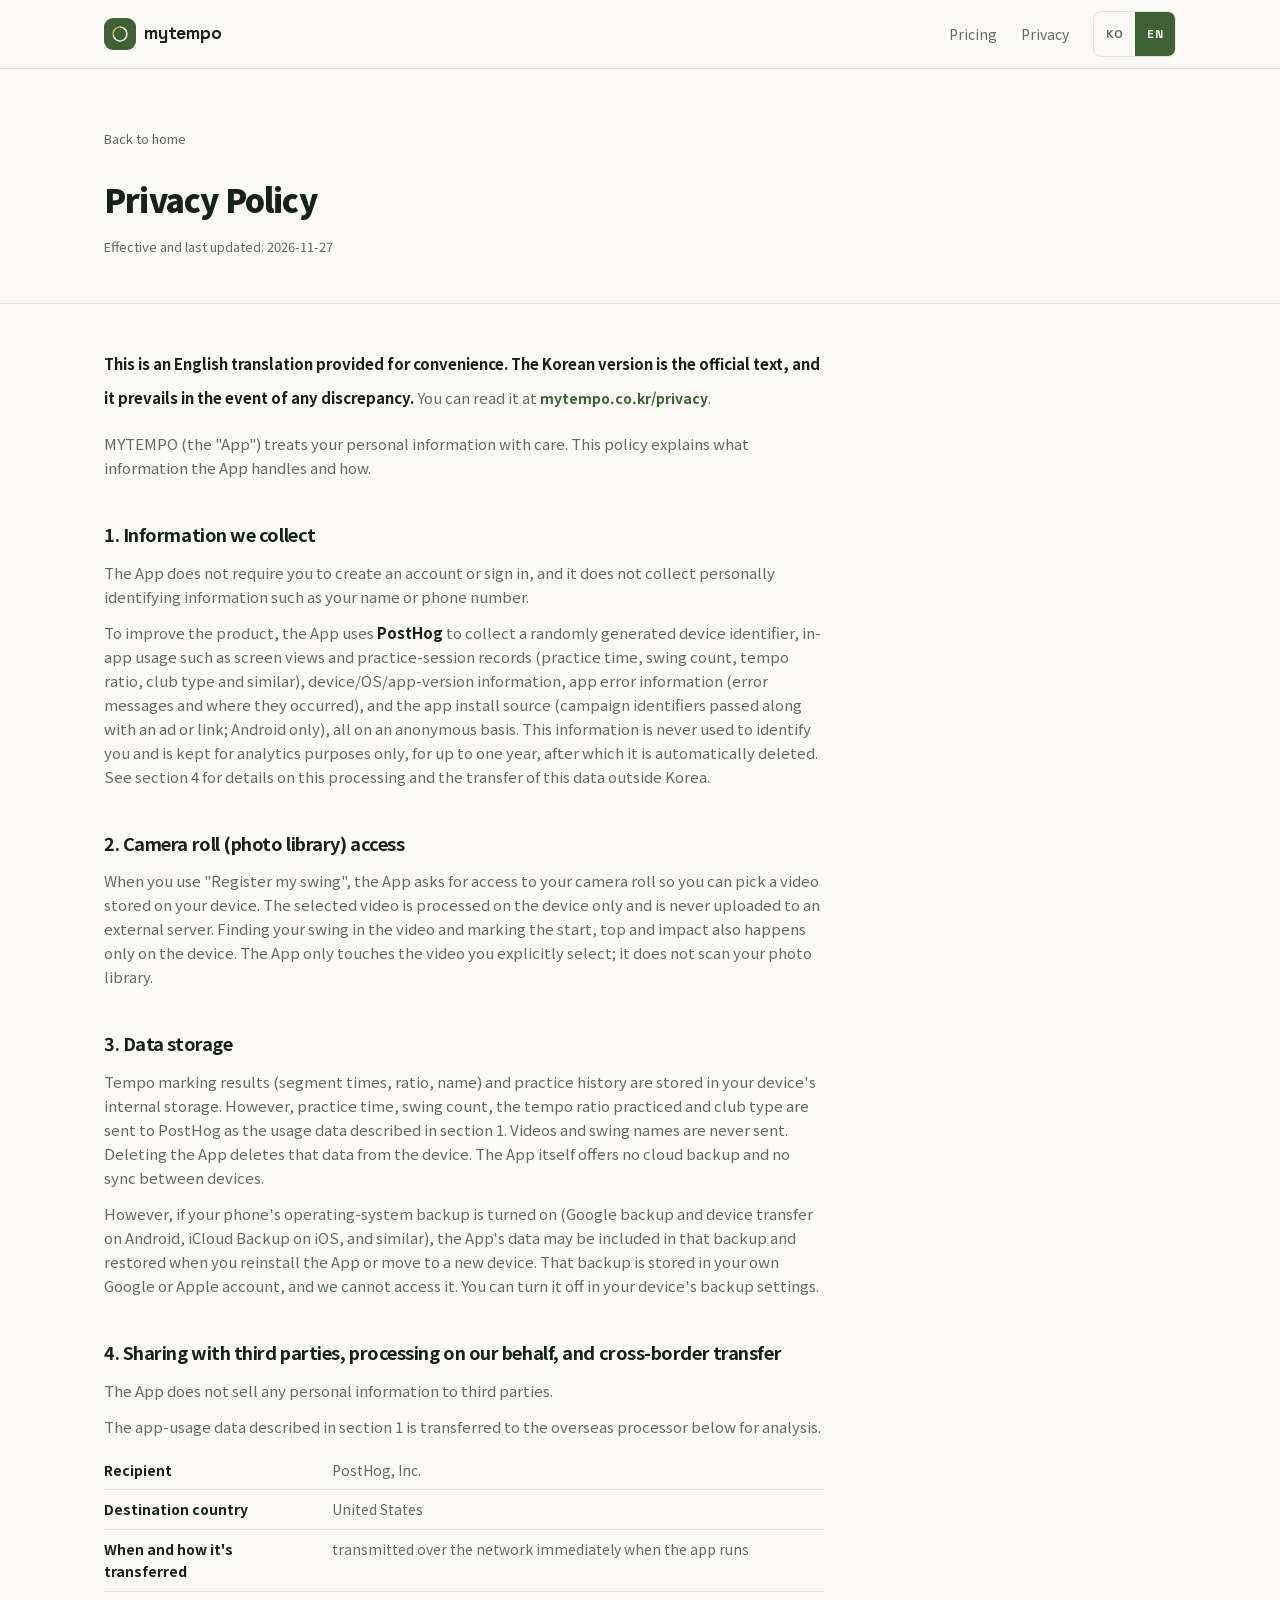
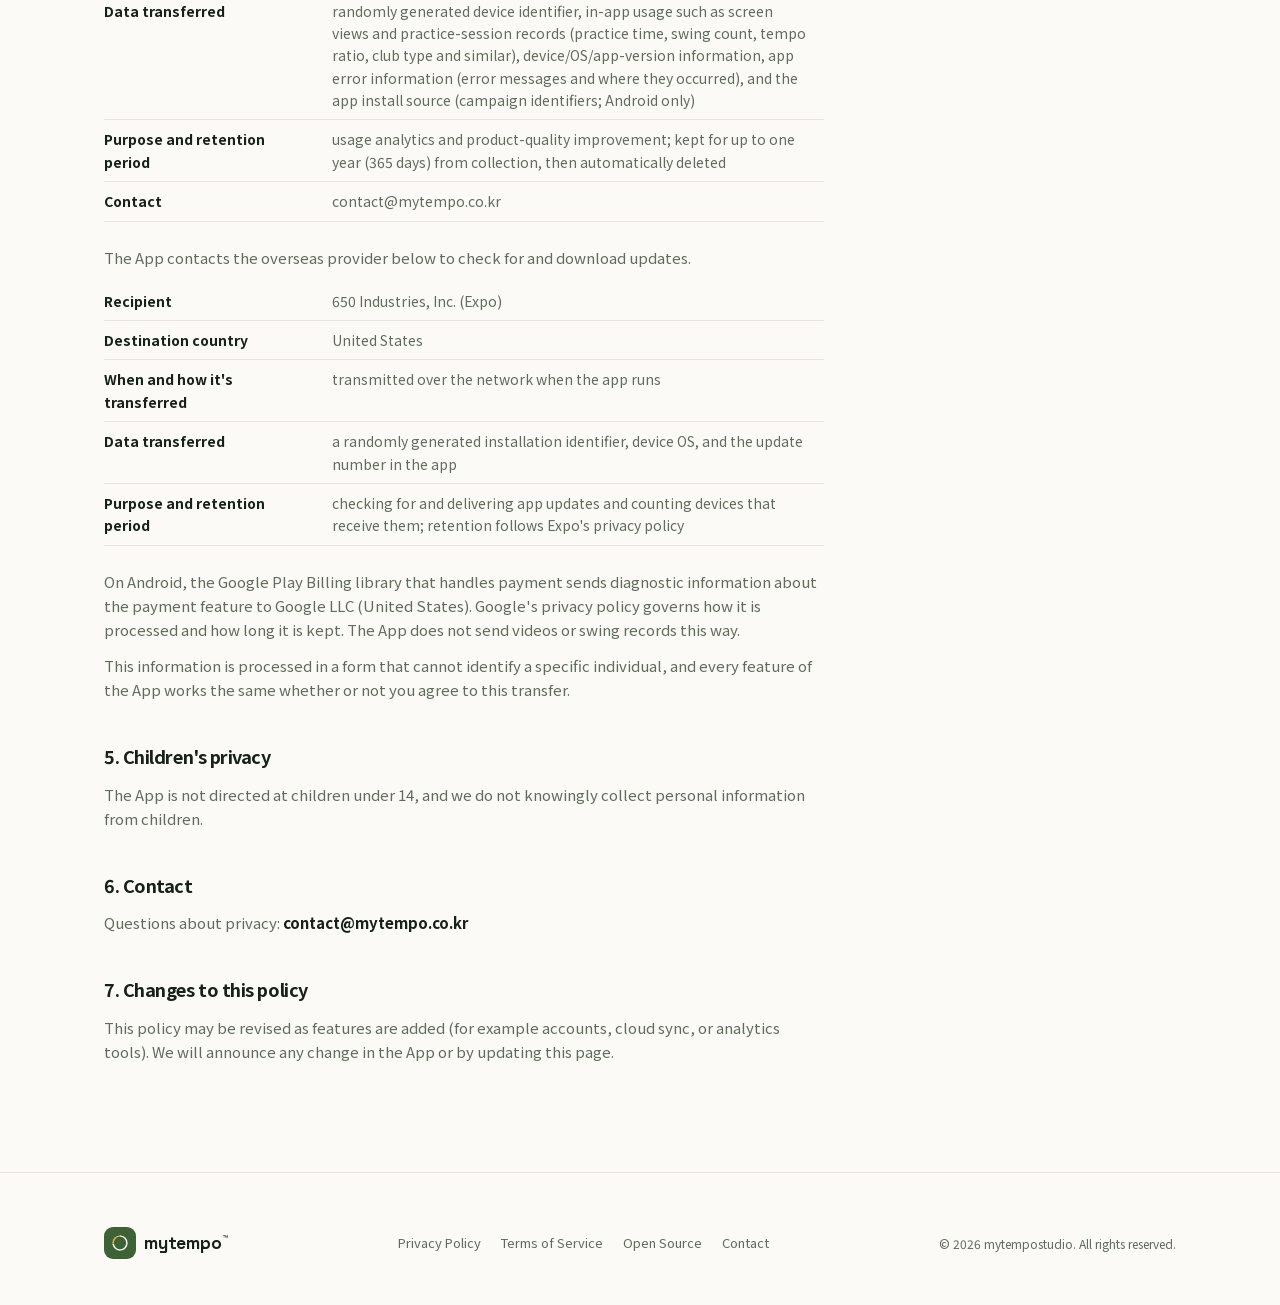
<file: en/privacy/index.html>
<!DOCTYPE html>
<html lang="en">
<head>
<meta charset="UTF-8">
<meta http-equiv="Content-Security-Policy" content="default-src 'self'; script-src 'self' 'sha256-g9IBUtAowYxfb4IjrzlzqiYdwd3JjGIuONDCI/mftLE='; style-src 'self' 'unsafe-inline'; img-src 'self' data:; font-src 'self'; connect-src 'self'; form-action 'self'; base-uri 'none'; object-src 'none';">
<meta name="viewport" content="width=device-width, initial-scale=1">
<title>Privacy Policy · mytempo</title>
<meta name="description" content="How mytempo handles your data. The app runs on-device; anonymous usage analytics are the only data sent to a server.">
<meta name="robots" content="index,follow">
<meta name="theme-color" content="#FBFAF6" media="(prefers-color-scheme: light)">
<meta name="theme-color" content="#121510" media="(prefers-color-scheme: dark)">
<link rel="canonical" href="https://mytempo.co.kr/en/privacy/">
<link rel="alternate" hreflang="ko" href="https://mytempo.co.kr/privacy/">
<link rel="alternate" hreflang="en" href="https://mytempo.co.kr/en/privacy/">
<link rel="alternate" hreflang="x-default" href="https://mytempo.co.kr/privacy/">
<link rel="icon" href="data:image/svg+xml,%3Csvg xmlns='http://www.w3.org/2000/svg' viewBox='0 0 24 24'%3E%3Crect width='24' height='24' rx='6' fill='%233F6136'/%3E%3Cpath d='M 12.802 2.835 A 9.2 9.2 0 1 1 2.940 13.598' fill='none' stroke='%23F2F5EE' stroke-width='2' stroke-linecap='round'/%3E%3Cpath d='M 2.800 12.000 A 9.2 9.2 0 0 1 11.198 2.835' fill='none' stroke='%23D9B84A' stroke-width='2' stroke-linecap='round'/%3E%3C/svg%3E">
<link rel="stylesheet" href="/assets/fonts.css">
<link rel="stylesheet" href="/assets/style.css">
</head>
<body>

<nav class="nav">
  <div class="wrap">
    <a class="brand" href="/en/">
      <span class="brand-mark">
        <svg viewBox="0 0 24 24" fill="none"><path d="M 12.802 2.835 A 9.2 9.2 0 1 1 2.940 13.598" style="stroke:var(--on-primary)" stroke-width="2" stroke-linecap="round"/><path d="M 2.800 12.000 A 9.2 9.2 0 0 1 11.198 2.835" style="stroke:var(--gold)" stroke-width="2" stroke-linecap="round"/></svg>
      </span>
      <span class="brand-word">mytempo</span>
    </a>
    <div class="nav-links">
      <a href="/en/#pricing">Pricing</a>
      <a href="/en/#trust">Privacy</a>
    </div>
    <div class="lang-switch" role="group" aria-label="Language">
      <a href="/privacy/?lang=ko" hreflang="ko" lang="ko">KO</a>
      <a href="/en/privacy/" hreflang="en" lang="en" aria-current="true">EN</a>
    </div>
  </div>
</nav>

<header class="legal-header">
  <div class="wrap">
    <a class="back-link" href="/en/">Back to home</a>
    <h1>Privacy Policy</h1>
    <p class="legal-meta">Effective and last updated: 2026-11-27</p>
  </div>
</header>

<div class="wrap">
<article class="legal-body">

<p><strong>This is an English translation provided for convenience. The Korean version is the official text, and it prevails in the event of any discrepancy.</strong> You can read it at <a class="link-arrow" href="/privacy/" hreflang="ko" lang="ko">mytempo.co.kr/privacy</a>.</p>

<p>MYTEMPO (the "App") treats your personal information with care. This policy explains what information the App handles and how.</p>

<h2>1. Information we collect</h2>
<p>The App does not require you to create an account or sign in, and it does not collect personally identifying information such as your name or phone number.</p>
<p>To improve the product, the App uses <strong>PostHog</strong> to collect a randomly generated device identifier, in-app usage such as screen views and practice-session records (practice time, swing count, tempo ratio, club type and similar), device/OS/app-version information, app error information (error messages and where they occurred), and the app install source (campaign identifiers passed along with an ad or link; Android only), all on an anonymous basis. This information is never used to identify you and is kept for analytics purposes only, for up to one year, after which it is automatically deleted. See section 4 for details on this processing and the transfer of this data outside Korea.</p>

<h2>2. Camera roll (photo library) access</h2>
<p>When you use "Register my swing", the App asks for access to your camera roll so you can pick a video stored on your device. The selected video is processed on the device only and is never uploaded to an external server. Finding your swing in the video and marking the start, top and impact also happens only on the device. The App only touches the video you explicitly select; it does not scan your photo library.</p>

<h2>3. Data storage</h2>
<p>Tempo marking results (segment times, ratio, name) and practice history are stored in your device's internal storage. However, practice time, swing count, the tempo ratio practiced and club type are sent to PostHog as the usage data described in section 1. Videos and swing names are never sent. Deleting the App deletes that data from the device. The App itself offers no cloud backup and no sync between devices.</p>
<p>However, if your phone's operating-system backup is turned on (Google backup and device transfer on Android, iCloud Backup on iOS, and similar), the App's data may be included in that backup and restored when you reinstall the App or move to a new device. That backup is stored in your own Google or Apple account, and we cannot access it. You can turn it off in your device's backup settings.</p>

<h2>4. Sharing with third parties, processing on our behalf, and cross-border transfer</h2>
<p>The App does not sell any personal information to third parties.</p>
<p>The app-usage data described in section 1 is transferred to the overseas processor below for analysis.</p>
<table class="legal-table">
  <tr><th scope="row">Recipient</th><td>PostHog, Inc.</td></tr>
  <tr><th scope="row">Destination country</th><td>United States</td></tr>
  <tr><th scope="row">When and how it's transferred</th><td>transmitted over the network immediately when the app runs</td></tr>
  <tr><th scope="row">Data transferred</th><td>randomly generated device identifier, in-app usage such as screen views and practice-session records (practice time, swing count, tempo ratio, club type and similar), device/OS/app-version information, app error information (error messages and where they occurred), and the app install source (campaign identifiers; Android only)</td></tr>
  <tr><th scope="row">Purpose and retention period</th><td>usage analytics and product-quality improvement; kept for up to one year (365 days) from collection, then automatically deleted</td></tr>
  <tr><th scope="row">Contact</th><td>contact@mytempo.co.kr</td></tr>
</table>
<p>The App contacts the overseas provider below to check for and download updates.</p>
<table class="legal-table">
  <tr><th scope="row">Recipient</th><td>650 Industries, Inc. (Expo)</td></tr>
  <tr><th scope="row">Destination country</th><td>United States</td></tr>
  <tr><th scope="row">When and how it's transferred</th><td>transmitted over the network when the app runs</td></tr>
  <tr><th scope="row">Data transferred</th><td>a randomly generated installation identifier, device OS, and the update number in the app</td></tr>
  <tr><th scope="row">Purpose and retention period</th><td>checking for and delivering app updates and counting devices that receive them; retention follows Expo's privacy policy</td></tr>
</table>
<p>On Android, the Google Play Billing library that handles payment sends diagnostic information about the payment feature to Google LLC (United States). Google's privacy policy governs how it is processed and how long it is kept. The App does not send videos or swing records this way.</p>
<p>This information is processed in a form that cannot identify a specific individual, and every feature of the App works the same whether or not you agree to this transfer.</p>

<h2>5. Children's privacy</h2>
<p>The App is not directed at children under 14, and we do not knowingly collect personal information from children.</p>

<h2>6. Contact</h2>
<p>Questions about privacy: <strong>contact@mytempo.co.kr</strong></p>

<h2>7. Changes to this policy</h2>
<p>This policy may be revised as features are added (for example accounts, cloud sync, or analytics tools). We will announce any change in the App or by updating this page.</p>

</article>
</div>

<footer>
  <div class="wrap">
    <div class="brand">
      <span class="brand-mark">
        <svg viewBox="0 0 24 24" fill="none"><path d="M 12.802 2.835 A 9.2 9.2 0 1 1 2.940 13.598" style="stroke:var(--on-primary)" stroke-width="2" stroke-linecap="round"/><path d="M 2.800 12.000 A 9.2 9.2 0 0 1 11.198 2.835" style="stroke:var(--gold)" stroke-width="2" stroke-linecap="round"/></svg>
      </span>
      <span class="brand-word">mytempo<span class="brand-tm">™</span></span>
    </div>
    <div class="footer-links">
      <a href="/en/privacy/">Privacy Policy</a>
      <a href="/en/terms/">Terms of Service</a>
      <a href="/en/oss/">Open Source</a>
      <a href="mailto:contact@mytempo.co.kr">Contact</a>
    </div>
    <div class="footer-copy">© 2026 mytempostudio. All rights reserved.</div>
  </div>
</footer>

<script>
(function(){var s=document.querySelector(".lang-switch");if(!s)return;
  s.addEventListener("click",function(e){var a=e.target.closest("a");if(!a)return;
    try{localStorage.setItem("mytempo:lang",a.getAttribute("hreflang"));}catch(err){}});})();
</script>
</body>
</html>
</file>
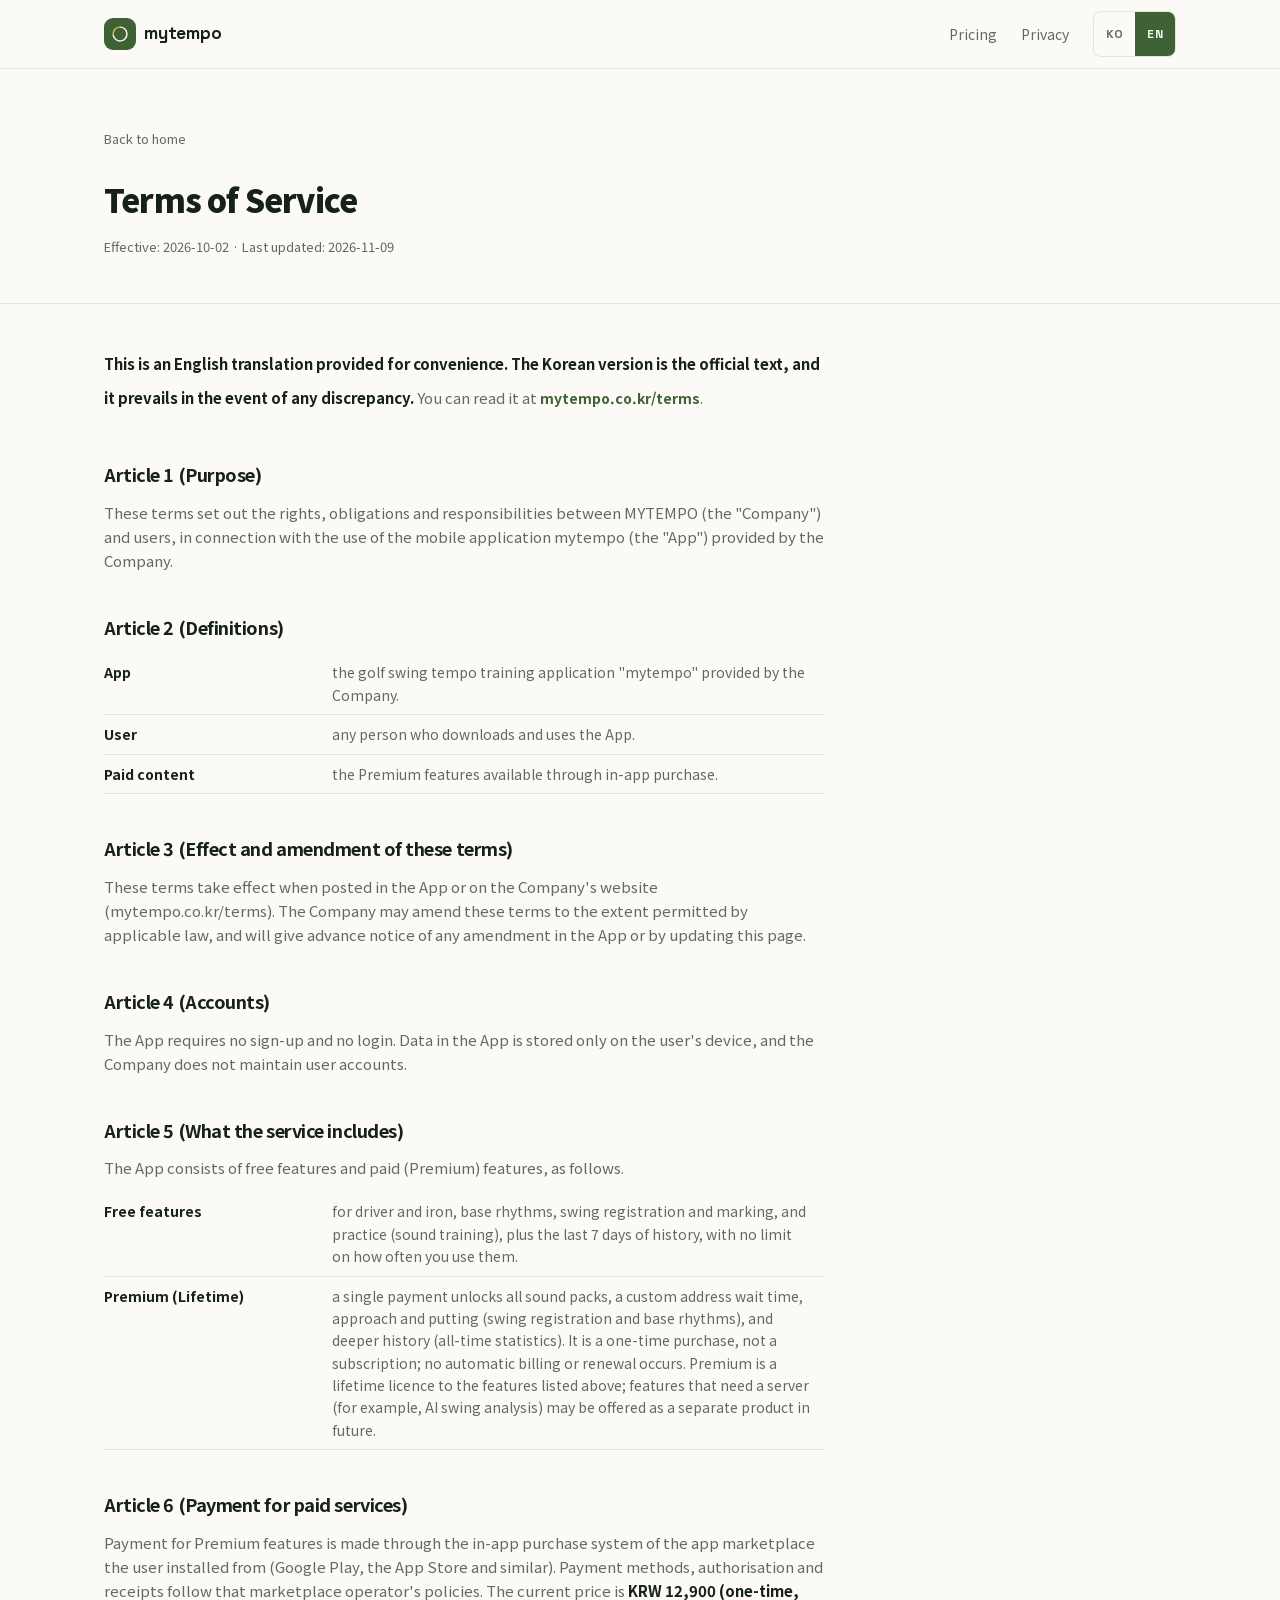
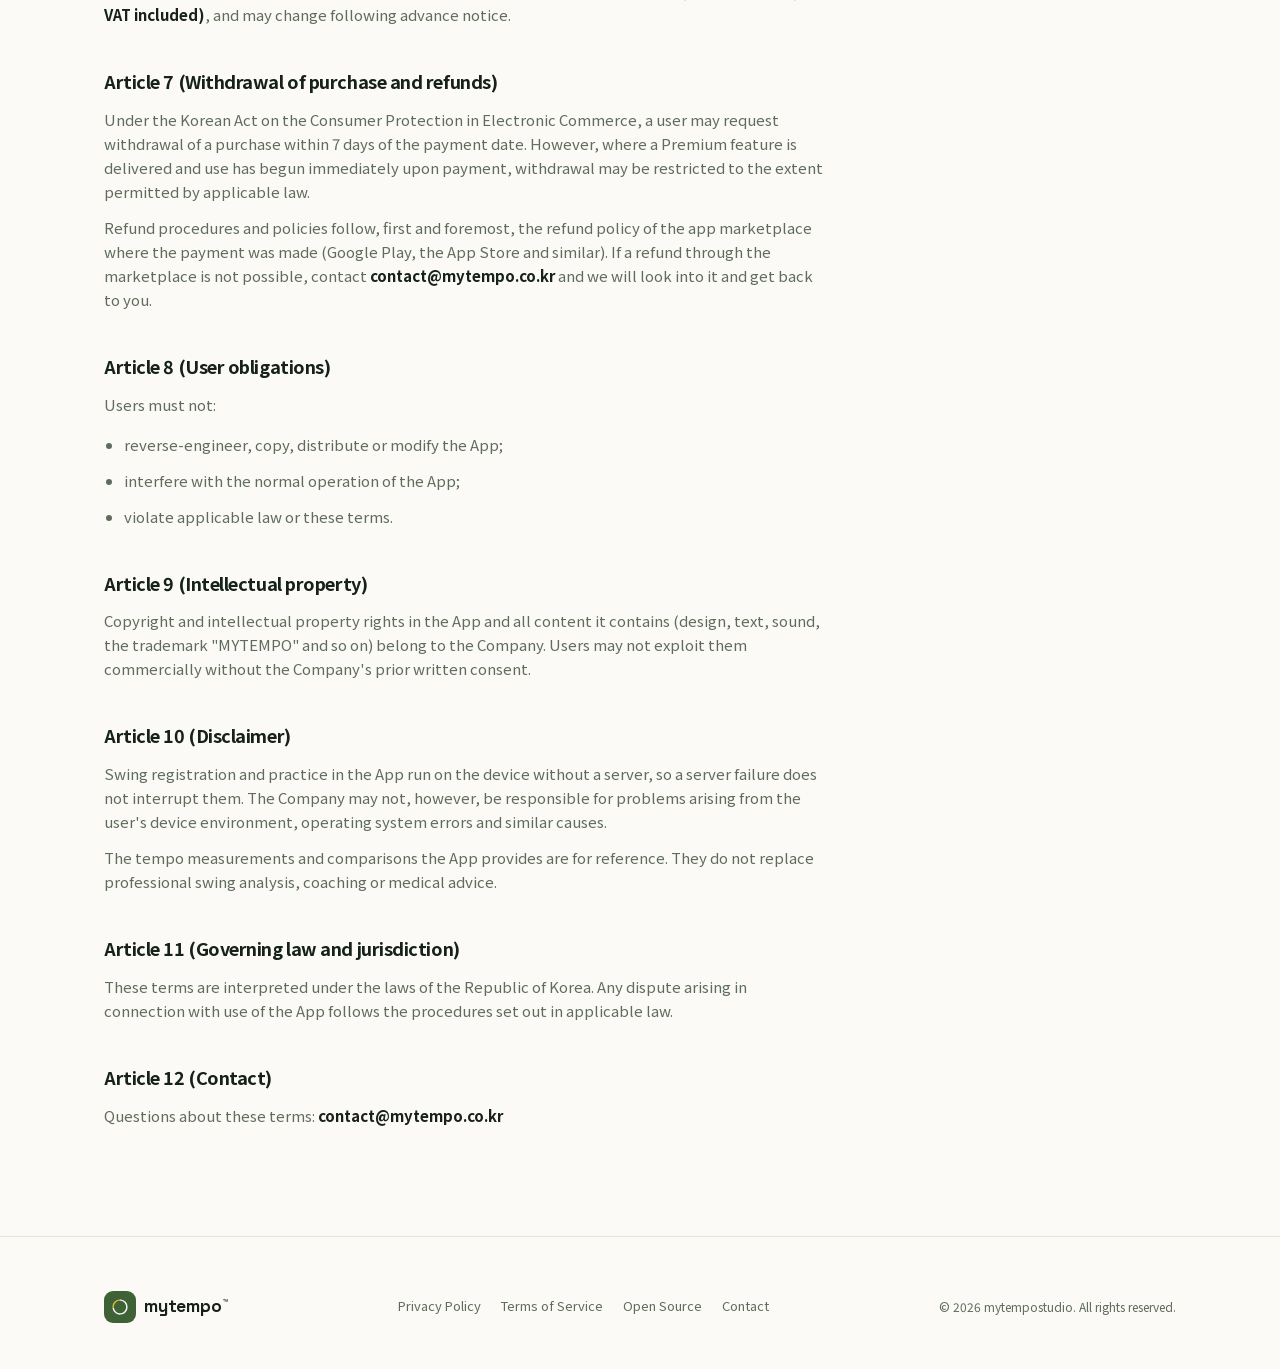
<file: en/terms/index.html>
<!DOCTYPE html>
<html lang="en">
<head>
<meta charset="UTF-8">
<meta http-equiv="Content-Security-Policy" content="default-src 'self'; script-src 'self' 'sha256-g9IBUtAowYxfb4IjrzlzqiYdwd3JjGIuONDCI/mftLE='; style-src 'self' 'unsafe-inline'; img-src 'self' data:; font-src 'self'; connect-src 'self'; form-action 'self'; base-uri 'none'; object-src 'none';">
<meta name="viewport" content="width=device-width, initial-scale=1">
<title>Terms of Service · mytempo</title>
<meta name="description" content="Terms of service for the mytempo golf tempo training app.">
<meta name="robots" content="index,follow">
<meta name="theme-color" content="#FBFAF6" media="(prefers-color-scheme: light)">
<meta name="theme-color" content="#121510" media="(prefers-color-scheme: dark)">
<link rel="canonical" href="https://mytempo.co.kr/en/terms/">
<link rel="alternate" hreflang="ko" href="https://mytempo.co.kr/terms/">
<link rel="alternate" hreflang="en" href="https://mytempo.co.kr/en/terms/">
<link rel="alternate" hreflang="x-default" href="https://mytempo.co.kr/terms/">
<link rel="icon" href="data:image/svg+xml,%3Csvg xmlns='http://www.w3.org/2000/svg' viewBox='0 0 24 24'%3E%3Crect width='24' height='24' rx='6' fill='%233F6136'/%3E%3Cpath d='M 12.802 2.835 A 9.2 9.2 0 1 1 2.940 13.598' fill='none' stroke='%23F2F5EE' stroke-width='2' stroke-linecap='round'/%3E%3Cpath d='M 2.800 12.000 A 9.2 9.2 0 0 1 11.198 2.835' fill='none' stroke='%23D9B84A' stroke-width='2' stroke-linecap='round'/%3E%3C/svg%3E">
<link rel="stylesheet" href="/assets/fonts.css">
<link rel="stylesheet" href="/assets/style.css">
</head>
<body>

<nav class="nav">
  <div class="wrap">
    <a class="brand" href="/en/">
      <span class="brand-mark">
        <svg viewBox="0 0 24 24" fill="none"><path d="M 12.802 2.835 A 9.2 9.2 0 1 1 2.940 13.598" style="stroke:var(--on-primary)" stroke-width="2" stroke-linecap="round"/><path d="M 2.800 12.000 A 9.2 9.2 0 0 1 11.198 2.835" style="stroke:var(--gold)" stroke-width="2" stroke-linecap="round"/></svg>
      </span>
      <span class="brand-word">mytempo</span>
    </a>
    <div class="nav-links">
      <a href="/en/#pricing">Pricing</a>
      <a href="/en/#trust">Privacy</a>
    </div>
    <div class="lang-switch" role="group" aria-label="Language">
      <a href="/terms/?lang=ko" hreflang="ko" lang="ko">KO</a>
      <a href="/en/terms/" hreflang="en" lang="en" aria-current="true">EN</a>
    </div>
  </div>
</nav>

<header class="legal-header">
  <div class="wrap">
    <a class="back-link" href="/en/">Back to home</a>
    <h1>Terms of Service</h1>
    <p class="legal-meta">Effective: 2026-10-02 · Last updated: 2026-11-09</p>
  </div>
</header>

<div class="wrap">
<article class="legal-body">

<p><strong>This is an English translation provided for convenience. The Korean version is the official text, and it prevails in the event of any discrepancy.</strong> You can read it at <a class="link-arrow" href="/terms/" hreflang="ko" lang="ko">mytempo.co.kr/terms</a>.</p>

<h2>Article 1 (Purpose)</h2>
<p>These terms set out the rights, obligations and responsibilities between MYTEMPO (the "Company") and users, in connection with the use of the mobile application mytempo (the "App") provided by the Company.</p>

<h2>Article 2 (Definitions)</h2>
<table class="legal-table">
  <tr><th scope="row">App</th><td>the golf swing tempo training application "mytempo" provided by the Company.</td></tr>
  <tr><th scope="row">User</th><td>any person who downloads and uses the App.</td></tr>
  <tr><th scope="row">Paid content</th><td>the Premium features available through in-app purchase.</td></tr>
</table>

<h2>Article 3 (Effect and amendment of these terms)</h2>
<p>These terms take effect when posted in the App or on the Company's website (mytempo.co.kr/terms). The Company may amend these terms to the extent permitted by applicable law, and will give advance notice of any amendment in the App or by updating this page.</p>

<h2>Article 4 (Accounts)</h2>
<p>The App requires no sign-up and no login. Data in the App is stored only on the user's device, and the Company does not maintain user accounts.</p>

<h2>Article 5 (What the service includes)</h2>
<p>The App consists of free features and paid (Premium) features, as follows.</p>
<table class="legal-table">
  <tr><th scope="row">Free features</th><td>for driver and iron, base rhythms, swing registration and marking, and practice (sound training), plus the last 7 days of history, with no limit on how often you use them.</td></tr>
  <tr><th scope="row">Premium (Lifetime)</th><td>a single payment unlocks all sound packs, a custom address wait time, approach and putting (swing registration and base rhythms), and deeper history (all-time statistics). It is a one-time purchase, not a subscription; no automatic billing or renewal occurs. Premium is a lifetime licence to the features listed above; features that need a server (for example, AI swing analysis) may be offered as a separate product in future.</td></tr>
</table>

<h2>Article 6 (Payment for paid services)</h2>
<p>Payment for Premium features is made through the in-app purchase system of the app marketplace the user installed from (Google Play, the App Store and similar). Payment methods, authorisation and receipts follow that marketplace operator's policies. The current price is <strong>KRW 12,900 (one-time, VAT included)</strong>, and may change following advance notice.</p>

<h2>Article 7 (Withdrawal of purchase and refunds)</h2>
<p>Under the Korean Act on the Consumer Protection in Electronic Commerce, a user may request withdrawal of a purchase within 7 days of the payment date. However, where a Premium feature is delivered and use has begun immediately upon payment, withdrawal may be restricted to the extent permitted by applicable law.</p>
<p>Refund procedures and policies follow, first and foremost, the refund policy of the app marketplace where the payment was made (Google Play, the App Store and similar). If a refund through the marketplace is not possible, contact <strong>contact@mytempo.co.kr</strong> and we will look into it and get back to you.</p>

<h2>Article 8 (User obligations)</h2>
<p>Users must not:</p>
<ul>
  <li>reverse-engineer, copy, distribute or modify the App;</li>
  <li>interfere with the normal operation of the App;</li>
  <li>violate applicable law or these terms.</li>
</ul>

<h2>Article 9 (Intellectual property)</h2>
<p>Copyright and intellectual property rights in the App and all content it contains (design, text, sound, the trademark "MYTEMPO" and so on) belong to the Company. Users may not exploit them commercially without the Company's prior written consent.</p>

<h2>Article 10 (Disclaimer)</h2>
<p>Swing registration and practice in the App run on the device without a server, so a server failure does not interrupt them. The Company may not, however, be responsible for problems arising from the user's device environment, operating system errors and similar causes.</p>
<p>The tempo measurements and comparisons the App provides are for reference. They do not replace professional swing analysis, coaching or medical advice.</p>

<h2>Article 11 (Governing law and jurisdiction)</h2>
<p>These terms are interpreted under the laws of the Republic of Korea. Any dispute arising in connection with use of the App follows the procedures set out in applicable law.</p>

<h2>Article 12 (Contact)</h2>
<p>Questions about these terms: <strong>contact@mytempo.co.kr</strong></p>

</article>
</div>

<footer>
  <div class="wrap">
    <div class="brand">
      <span class="brand-mark">
        <svg viewBox="0 0 24 24" fill="none"><path d="M 12.802 2.835 A 9.2 9.2 0 1 1 2.940 13.598" style="stroke:var(--on-primary)" stroke-width="2" stroke-linecap="round"/><path d="M 2.800 12.000 A 9.2 9.2 0 0 1 11.198 2.835" style="stroke:var(--gold)" stroke-width="2" stroke-linecap="round"/></svg>
      </span>
      <span class="brand-word">mytempo<span class="brand-tm">™</span></span>
    </div>
    <div class="footer-links">
      <a href="/en/privacy/">Privacy Policy</a>
      <a href="/en/terms/">Terms of Service</a>
      <a href="/en/oss/">Open Source</a>
      <a href="mailto:contact@mytempo.co.kr">Contact</a>
    </div>
    <div class="footer-copy">© 2026 mytempostudio. All rights reserved.</div>
  </div>
</footer>

<script>
(function(){var s=document.querySelector(".lang-switch");if(!s)return;
  s.addEventListener("click",function(e){var a=e.target.closest("a");if(!a)return;
    try{localStorage.setItem("mytempo:lang",a.getAttribute("hreflang"));}catch(err){}});})();
</script>
</body>
</html>
</file>
<file: assets/fonts.css>
@font-face {
  font-family: 'Noto Sans KR';
  font-style: normal;
  font-weight: 400;
  font-display: swap;
  src: url(/assets/fonts/PbykFmXiEBPT4ITbgNA5Cgm203Tq4JJWq209pU0DPdWuqxJFA4GNDCBYtw.0.woff2) format('woff2');
  unicode-range: U+f9ca-fa0b, U+ff03-ff05, U+ff07, U+ff0a-ff0b, U+ff0d-ff19, U+ff1b, U+ff1d, U+ff20-ff5b, U+ff5d, U+ffe0-ffe3, U+ffe5-ffe6;
}
@font-face {
  font-family: 'Noto Sans KR';
  font-style: normal;
  font-weight: 400;
  font-display: swap;
  src: url(/assets/fonts/PbykFmXiEBPT4ITbgNA5Cgm203Tq4JJWq209pU0DPdWuqxJFA4GNDCBYtw.1.woff2) format('woff2');
  unicode-range: U+f92f-f980, U+f982-f9c9;
}
@font-face {
  font-family: 'Noto Sans KR';
  font-style: normal;
  font-weight: 400;
  font-display: swap;
  src: url(/assets/fonts/PbykFmXiEBPT4ITbgNA5Cgm203Tq4JJWq209pU0DPdWuqxJFA4GNDCBYtw.2.woff2) format('woff2');
  unicode-range: U+d723-d728, U+d72a-d733, U+d735-d748, U+d74a-d74f, U+d752-d753, U+d755-d757, U+d75a-d75f, U+d762-d764, U+d766-d768, U+d76a-d76b, U+d76d-d76f, U+d771-d787, U+d789-d78b, U+d78d-d78f, U+d791-d797, U+d79a, U+d79c, U+d79e-d7a3, U+f900-f909, U+f90b-f92e;
}
@font-face {
  font-family: 'Noto Sans KR';
  font-style: normal;
  font-weight: 400;
  font-display: swap;
  src: url(/assets/fonts/PbykFmXiEBPT4ITbgNA5Cgm203Tq4JJWq209pU0DPdWuqxJFA4GNDCBYtw.3.woff2) format('woff2');
  unicode-range: U+d679-d68b, U+d68e-d69e, U+d6a0, U+d6a2-d6a7, U+d6a9-d6c3, U+d6c6-d6c7, U+d6c9-d6cb, U+d6cd-d6d3, U+d6d5-d6d6, U+d6d8-d6e3, U+d6e5-d6e7, U+d6e9-d6fb, U+d6fd-d717, U+d719-d71f, U+d721-d722;
}
@font-face {
  font-family: 'Noto Sans KR';
  font-style: normal;
  font-weight: 400;
  font-display: swap;
  src: url(/assets/fonts/PbykFmXiEBPT4ITbgNA5Cgm203Tq4JJWq209pU0DPdWuqxJFA4GNDCBYtw.4.woff2) format('woff2');
  unicode-range: U+d5bc-d5c7, U+d5ca-d5cb, U+d5cd-d5cf, U+d5d1-d5d7, U+d5d9-d5da, U+d5dc, U+d5de-d5e3, U+d5e6-d5e7, U+d5e9-d5eb, U+d5ed-d5f6, U+d5f8, U+d5fa-d5ff, U+d602-d603, U+d605-d607, U+d609-d60f, U+d612-d613, U+d616-d61b, U+d61d-d637, U+d63a-d63b, U+d63d-d63f, U+d641-d647, U+d64a-d64c, U+d64e-d653, U+d656-d657, U+d659-d65b, U+d65d-d666, U+d668, U+d66a-d678;
}
@font-face {
  font-family: 'Noto Sans KR';
  font-style: normal;
  font-weight: 400;
  font-display: swap;
  src: url(/assets/fonts/PbykFmXiEBPT4ITbgNA5Cgm203Tq4JJWq209pU0DPdWuqxJFA4GNDCBYtw.5.woff2) format('woff2');
  unicode-range: U+d507, U+d509-d50b, U+d50d-d513, U+d515-d53b, U+d53e-d53f, U+d541-d543, U+d545-d54c, U+d54e, U+d550, U+d552-d557, U+d55a-d55b, U+d55d-d55f, U+d561-d564, U+d566-d567, U+d56a, U+d56c, U+d56e-d573, U+d576-d577, U+d579-d583, U+d585-d586, U+d58a-d5a4, U+d5a6-d5bb;
}
@font-face {
  font-family: 'Noto Sans KR';
  font-style: normal;
  font-weight: 400;
  font-display: swap;
  src: url(/assets/fonts/PbykFmXiEBPT4ITbgNA5Cgm203Tq4JJWq209pU0DPdWuqxJFA4GNDCBYtw.6.woff2) format('woff2');
  unicode-range: U+d464-d477, U+d47a-d47b, U+d47d-d47f, U+d481-d487, U+d489-d48a, U+d48c, U+d48e-d4e7, U+d4e9-d503, U+d505-d506;
}
@font-face {
  font-family: 'Noto Sans KR';
  font-style: normal;
  font-weight: 400;
  font-display: swap;
  src: url(/assets/fonts/PbykFmXiEBPT4ITbgNA5Cgm203Tq4JJWq209pU0DPdWuqxJFA4GNDCBYtw.7.woff2) format('woff2');
  unicode-range: U+d3bf-d3c7, U+d3ca-d3cf, U+d3d1-d3eb, U+d3ee-d3ef, U+d3f1-d3f3, U+d3f5-d3fb, U+d3fd-d400, U+d402-d45b, U+d45d-d463;
}
@font-face {
  font-family: 'Noto Sans KR';
  font-style: normal;
  font-weight: 400;
  font-display: swap;
  src: url(/assets/fonts/PbykFmXiEBPT4ITbgNA5Cgm203Tq4JJWq209pU0DPdWuqxJFA4GNDCBYtw.8.woff2) format('woff2');
  unicode-range: U+d2ff, U+d302-d304, U+d306-d30b, U+d30f, U+d311-d313, U+d315-d31b, U+d31e, U+d322-d324, U+d326-d327, U+d32a-d32b, U+d32d-d32f, U+d331-d337, U+d339-d33c, U+d33e-d37b, U+d37e-d37f, U+d381-d383, U+d385-d38b, U+d38e-d390, U+d392-d397, U+d39a-d39b, U+d39d-d39f, U+d3a1-d3a7, U+d3a9-d3aa, U+d3ac, U+d3ae-d3b3, U+d3b5-d3b7, U+d3b9-d3bb, U+d3bd-d3be;
}
@font-face {
  font-family: 'Noto Sans KR';
  font-style: normal;
  font-weight: 400;
  font-display: swap;
  src: url(/assets/fonts/PbykFmXiEBPT4ITbgNA5Cgm203Tq4JJWq209pU0DPdWuqxJFA4GNDCBYtw.9.woff2) format('woff2');
  unicode-range: U+d257-d27f, U+d281-d29b, U+d29d-d29f, U+d2a1-d2ab, U+d2ad-d2b7, U+d2ba-d2bb, U+d2bd-d2bf, U+d2c1-d2c7, U+d2c9-d2ef, U+d2f2-d2f3, U+d2f5-d2f7, U+d2f9-d2fe;
}
@font-face {
  font-family: 'Noto Sans KR';
  font-style: normal;
  font-weight: 400;
  font-display: swap;
  src: url(/assets/fonts/PbykFmXiEBPT4ITbgNA5Cgm203Tq4JJWq209pU0DPdWuqxJFA4GNDCBYtw.10.woff2) format('woff2');
  unicode-range: U+d1b4, U+d1b6-d1f3, U+d1f5-d22b, U+d22e-d22f, U+d231-d233, U+d235-d23b, U+d23d-d240, U+d242-d256;
}
@font-face {
  font-family: 'Noto Sans KR';
  font-style: normal;
  font-weight: 400;
  font-display: swap;
  src: url(/assets/fonts/PbykFmXiEBPT4ITbgNA5Cgm203Tq4JJWq209pU0DPdWuqxJFA4GNDCBYtw.11.woff2) format('woff2');
  unicode-range: U+d105-d12f, U+d132-d133, U+d135-d137, U+d139-d13f, U+d141-d142, U+d144, U+d146-d14b, U+d14e-d14f, U+d151-d153, U+d155-d15b, U+d15e-d187, U+d189-d19f, U+d1a2-d1a3, U+d1a5-d1a7, U+d1a9-d1af, U+d1b2-d1b3;
}
@font-face {
  font-family: 'Noto Sans KR';
  font-style: normal;
  font-weight: 400;
  font-display: swap;
  src: url(/assets/fonts/PbykFmXiEBPT4ITbgNA5Cgm203Tq4JJWq209pU0DPdWuqxJFA4GNDCBYtw.12.woff2) format('woff2');
  unicode-range: U+d04b-d04f, U+d051-d057, U+d059-d06b, U+d06d-d06f, U+d071-d073, U+d075-d07b, U+d07e-d0a3, U+d0a6-d0a7, U+d0a9-d0ab, U+d0ad-d0b3, U+d0b6, U+d0b8, U+d0ba-d0bf, U+d0c2-d0c3, U+d0c5-d0c7, U+d0c9-d0cf, U+d0d2, U+d0d6-d0db, U+d0de-d0df, U+d0e1-d0e3, U+d0e5-d0eb, U+d0ee-d0f0, U+d0f2-d104;
}
@font-face {
  font-family: 'Noto Sans KR';
  font-style: normal;
  font-weight: 400;
  font-display: swap;
  src: url(/assets/fonts/PbykFmXiEBPT4ITbgNA5Cgm203Tq4JJWq209pU0DPdWuqxJFA4GNDCBYtw.13.woff2) format('woff2');
  unicode-range: U+cfa2-cfc3, U+cfc5-cfdf, U+cfe2-cfe3, U+cfe5-cfe7, U+cfe9-cff4, U+cff6-cffb, U+cffd-cfff, U+d001-d003, U+d005-d017, U+d019-d033, U+d036-d037, U+d039-d03b, U+d03d-d04a;
}
@font-face {
  font-family: 'Noto Sans KR';
  font-style: normal;
  font-weight: 400;
  font-display: swap;
  src: url(/assets/fonts/PbykFmXiEBPT4ITbgNA5Cgm203Tq4JJWq209pU0DPdWuqxJFA4GNDCBYtw.14.woff2) format('woff2');
  unicode-range: U+cef0-cef3, U+cef6, U+cef9-ceff, U+cf01-cf03, U+cf05-cf07, U+cf09-cf0f, U+cf11-cf12, U+cf14-cf1b, U+cf1d-cf1f, U+cf21-cf2f, U+cf31-cf53, U+cf56-cf57, U+cf59-cf5b, U+cf5d-cf63, U+cf66, U+cf68, U+cf6a-cf6f, U+cf71-cf84, U+cf86-cf8b, U+cf8d-cfa1;
}
@font-face {
  font-family: 'Noto Sans KR';
  font-style: normal;
  font-weight: 400;
  font-display: swap;
  src: url(/assets/fonts/PbykFmXiEBPT4ITbgNA5Cgm203Tq4JJWq209pU0DPdWuqxJFA4GNDCBYtw.15.woff2) format('woff2');
  unicode-range: U+ce3c-ce57, U+ce5a-ce5b, U+ce5d-ce5f, U+ce61-ce67, U+ce6a, U+ce6c, U+ce6e-ce73, U+ce76-ce77, U+ce79-ce7b, U+ce7d-ce83, U+ce85-ce88, U+ce8a-ce8f, U+ce91-ce93, U+ce95-ce97, U+ce99-ce9f, U+cea2, U+cea4-ceab, U+cead-cee3, U+cee6-cee7, U+cee9-ceeb, U+ceed-ceef;
}
@font-face {
  font-family: 'Noto Sans KR';
  font-style: normal;
  font-weight: 400;
  font-display: swap;
  src: url(/assets/fonts/PbykFmXiEBPT4ITbgNA5Cgm203Tq4JJWq209pU0DPdWuqxJFA4GNDCBYtw.16.woff2) format('woff2');
  unicode-range: U+cd92-cd93, U+cd96-cd97, U+cd99-cd9b, U+cd9d-cda3, U+cda6-cda8, U+cdaa-cdaf, U+cdb1-cdc3, U+cdc5-cdcb, U+cdcd-cde7, U+cde9-ce03, U+ce05-ce1f, U+ce22-ce34, U+ce36-ce3b;
}
@font-face {
  font-family: 'Noto Sans KR';
  font-style: normal;
  font-weight: 400;
  font-display: swap;
  src: url(/assets/fonts/PbykFmXiEBPT4ITbgNA5Cgm203Tq4JJWq209pU0DPdWuqxJFA4GNDCBYtw.17.woff2) format('woff2');
  unicode-range: U+ccef-cd07, U+cd0a-cd0b, U+cd0d-cd1a, U+cd1c, U+cd1e-cd2b, U+cd2d-cd5b, U+cd5d-cd77, U+cd79-cd91;
}
@font-face {
  font-family: 'Noto Sans KR';
  font-style: normal;
  font-weight: 400;
  font-display: swap;
  src: url(/assets/fonts/PbykFmXiEBPT4ITbgNA5Cgm203Tq4JJWq209pU0DPdWuqxJFA4GNDCBYtw.18.woff2) format('woff2');
  unicode-range: U+cc3f-cc43, U+cc46-cc47, U+cc49-cc4b, U+cc4d-cc53, U+cc55-cc58, U+cc5a-cc5f, U+cc61-cc97, U+cc9a-cc9b, U+cc9d-cc9f, U+cca1-cca7, U+ccaa, U+ccac, U+ccae-ccb3, U+ccb6-ccb7, U+ccb9-ccbb, U+ccbd-cccf, U+ccd1-cce3, U+cce5-ccee;
}
@font-face {
  font-family: 'Noto Sans KR';
  font-style: normal;
  font-weight: 400;
  font-display: swap;
  src: url(/assets/fonts/PbykFmXiEBPT4ITbgNA5Cgm203Tq4JJWq209pU0DPdWuqxJFA4GNDCBYtw.19.woff2) format('woff2');
  unicode-range: U+cb91-cbd3, U+cbd5-cbe3, U+cbe5-cc0b, U+cc0e-cc0f, U+cc11-cc13, U+cc15-cc1b, U+cc1d-cc20, U+cc23-cc27, U+cc2a-cc2b, U+cc2d, U+cc2f, U+cc31-cc37, U+cc3a, U+cc3c;
}
@font-face {
  font-family: 'Noto Sans KR';
  font-style: normal;
  font-weight: 400;
  font-display: swap;
  src: url(/assets/fonts/PbykFmXiEBPT4ITbgNA5Cgm203Tq4JJWq209pU0DPdWuqxJFA4GNDCBYtw.20.woff2) format('woff2');
  unicode-range: U+caf4-cb47, U+cb4a-cb90;
}
@font-face {
  font-family: 'Noto Sans KR';
  font-style: normal;
  font-weight: 400;
  font-display: swap;
  src: url(/assets/fonts/PbykFmXiEBPT4ITbgNA5Cgm203Tq4JJWq209pU0DPdWuqxJFA4GNDCBYtw.21.woff2) format('woff2');
  unicode-range: U+ca4a-ca4b, U+ca4e-ca4f, U+ca51-ca53, U+ca55-ca5b, U+ca5d-ca60, U+ca62-ca83, U+ca85-cabb, U+cabe-cabf, U+cac1-cac3, U+cac5-cacb, U+cacd-cad0, U+cad2, U+cad4-cad8, U+cada-caf3;
}
@font-face {
  font-family: 'Noto Sans KR';
  font-style: normal;
  font-weight: 400;
  font-display: swap;
  src: url(/assets/fonts/PbykFmXiEBPT4ITbgNA5Cgm203Tq4JJWq209pU0DPdWuqxJFA4GNDCBYtw.22.woff2) format('woff2');
  unicode-range: U+c996-c997, U+c99a-c99c, U+c99e-c9bf, U+c9c2-c9c3, U+c9c5-c9c7, U+c9c9-c9cf, U+c9d2, U+c9d4, U+c9d7-c9d8, U+c9db, U+c9de-c9df, U+c9e1-c9e3, U+c9e5-c9e6, U+c9e8-c9eb, U+c9ee-c9f0, U+c9f2-c9f7, U+c9f9-ca0b, U+ca0d-ca28, U+ca2a-ca49;
}
@font-face {
  font-family: 'Noto Sans KR';
  font-style: normal;
  font-weight: 400;
  font-display: swap;
  src: url(/assets/fonts/PbykFmXiEBPT4ITbgNA5Cgm203Tq4JJWq209pU0DPdWuqxJFA4GNDCBYtw.23.woff2) format('woff2');
  unicode-range: U+c8e9-c8f4, U+c8f6-c8fb, U+c8fe-c8ff, U+c901-c903, U+c905-c90b, U+c90e-c910, U+c912-c917, U+c919-c92b, U+c92d-c94f, U+c951-c953, U+c955-c96b, U+c96d-c973, U+c975-c987, U+c98a-c98b, U+c98d-c98f, U+c991-c995;
}
@font-face {
  font-family: 'Noto Sans KR';
  font-style: normal;
  font-weight: 400;
  font-display: swap;
  src: url(/assets/fonts/PbykFmXiEBPT4ITbgNA5Cgm203Tq4JJWq209pU0DPdWuqxJFA4GNDCBYtw.24.woff2) format('woff2');
  unicode-range: U+c841-c84b, U+c84d-c86f, U+c872-c873, U+c875-c877, U+c879-c87f, U+c882-c884, U+c887-c88a, U+c88d-c8c3, U+c8c5-c8df, U+c8e1-c8e8;
}
@font-face {
  font-family: 'Noto Sans KR';
  font-style: normal;
  font-weight: 400;
  font-display: swap;
  src: url(/assets/fonts/PbykFmXiEBPT4ITbgNA5Cgm203Tq4JJWq209pU0DPdWuqxJFA4GNDCBYtw.25.woff2) format('woff2');
  unicode-range: U+c779-c77b, U+c77e-c782, U+c786, U+c78b, U+c78d, U+c78f, U+c792-c793, U+c795, U+c797, U+c799-c79f, U+c7a2, U+c7a7-c7ab, U+c7ae-c7bb, U+c7bd-c7c0, U+c7c2-c7c7, U+c7c9-c7dc, U+c7de-c7ff, U+c802-c803, U+c805-c807, U+c809, U+c80b-c80f, U+c812, U+c814, U+c817-c81b, U+c81e-c81f, U+c821-c823, U+c825-c82e, U+c830-c837, U+c839-c83b, U+c83d-c840;
}
@font-face {
  font-family: 'Noto Sans KR';
  font-style: normal;
  font-weight: 400;
  font-display: swap;
  src: url(/assets/fonts/PbykFmXiEBPT4ITbgNA5Cgm203Tq4JJWq209pU0DPdWuqxJFA4GNDCBYtw.26.woff2) format('woff2');
  unicode-range: U+c6bb-c6bf, U+c6c2, U+c6c4, U+c6c6-c6cb, U+c6ce-c6cf, U+c6d1-c6d3, U+c6d5-c6db, U+c6dd-c6df, U+c6e1-c6e7, U+c6e9-c6eb, U+c6ed-c6ef, U+c6f1-c6f8, U+c6fa-c703, U+c705-c707, U+c709-c70b, U+c70d-c716, U+c718, U+c71a-c71f, U+c722-c723, U+c725-c727, U+c729-c734, U+c736-c73b, U+c73e-c73f, U+c741-c743, U+c745-c74b, U+c74e-c750, U+c752-c757, U+c759-c773, U+c776-c777;
}
@font-face {
  font-family: 'Noto Sans KR';
  font-style: normal;
  font-weight: 400;
  font-display: swap;
  src: url(/assets/fonts/PbykFmXiEBPT4ITbgNA5Cgm203Tq4JJWq209pU0DPdWuqxJFA4GNDCBYtw.27.woff2) format('woff2');
  unicode-range: U+c5f5-c5fb, U+c5fe, U+c602-c605, U+c607, U+c609-c60f, U+c611-c61a, U+c61c-c623, U+c626-c627, U+c629-c62b, U+c62d, U+c62f-c632, U+c636, U+c638, U+c63a-c63f, U+c642-c643, U+c645-c647, U+c649-c652, U+c656-c65b, U+c65d-c65f, U+c661-c663, U+c665-c677, U+c679-c67b, U+c67d-c693, U+c696-c697, U+c699-c69b, U+c69d-c6a3, U+c6a6, U+c6a8, U+c6aa-c6af, U+c6b2-c6b3, U+c6b5-c6b7, U+c6b9-c6ba;
}
@font-face {
  font-family: 'Noto Sans KR';
  font-style: normal;
  font-weight: 400;
  font-display: swap;
  src: url(/assets/fonts/PbykFmXiEBPT4ITbgNA5Cgm203Tq4JJWq209pU0DPdWuqxJFA4GNDCBYtw.28.woff2) format('woff2');
  unicode-range: U+c517-c527, U+c52a-c52b, U+c52d-c52f, U+c531-c538, U+c53a, U+c53c, U+c53e-c543, U+c546-c547, U+c54b, U+c54d-c552, U+c556, U+c55a-c55b, U+c55d, U+c55f, U+c562-c563, U+c565-c567, U+c569-c56f, U+c572, U+c574, U+c576-c57b, U+c57e-c57f, U+c581-c583, U+c585-c586, U+c588-c58b, U+c58e, U+c590, U+c592-c596, U+c599-c5b3, U+c5b6-c5b7, U+c5ba, U+c5be-c5c3, U+c5ca-c5cb, U+c5cd, U+c5cf, U+c5d2-c5d3, U+c5d5-c5d7, U+c5d9-c5df, U+c5e1-c5e2, U+c5e4, U+c5e6-c5eb, U+c5ef, U+c5f1-c5f3;
}
@font-face {
  font-family: 'Noto Sans KR';
  font-style: normal;
  font-weight: 400;
  font-display: swap;
  src: url(/assets/fonts/PbykFmXiEBPT4ITbgNA5Cgm203Tq4JJWq209pU0DPdWuqxJFA4GNDCBYtw.29.woff2) format('woff2');
  unicode-range: U+c475-c4ef, U+c4f2-c4f3, U+c4f5-c4f7, U+c4f9-c4ff, U+c502-c50b, U+c50d-c516;
}
@font-face {
  font-family: 'Noto Sans KR';
  font-style: normal;
  font-weight: 400;
  font-display: swap;
  src: url(/assets/fonts/PbykFmXiEBPT4ITbgNA5Cgm203Tq4JJWq209pU0DPdWuqxJFA4GNDCBYtw.30.woff2) format('woff2');
  unicode-range: U+c3d0-c3d7, U+c3da-c3db, U+c3dd-c3de, U+c3e1-c3ec, U+c3ee-c3f3, U+c3f5-c42b, U+c42d-c463, U+c466-c474;
}
@font-face {
  font-family: 'Noto Sans KR';
  font-style: normal;
  font-weight: 400;
  font-display: swap;
  src: url(/assets/fonts/PbykFmXiEBPT4ITbgNA5Cgm203Tq4JJWq209pU0DPdWuqxJFA4GNDCBYtw.31.woff2) format('woff2');
  unicode-range: U+c32b-c367, U+c36a-c36b, U+c36d-c36f, U+c371-c377, U+c37a-c37b, U+c37e-c383, U+c385-c387, U+c389-c3cf;
}
@font-face {
  font-family: 'Noto Sans KR';
  font-style: normal;
  font-weight: 400;
  font-display: swap;
  src: url(/assets/fonts/PbykFmXiEBPT4ITbgNA5Cgm203Tq4JJWq209pU0DPdWuqxJFA4GNDCBYtw.32.woff2) format('woff2');
  unicode-range: U+c26a-c26b, U+c26d-c26f, U+c271-c273, U+c275-c27b, U+c27e-c287, U+c289-c28f, U+c291-c297, U+c299-c29a, U+c29c-c2a3, U+c2a5-c2a7, U+c2a9-c2ab, U+c2ad-c2b3, U+c2b6, U+c2b8, U+c2ba-c2bb, U+c2bd-c2db, U+c2de-c2df, U+c2e1-c2e2, U+c2e5-c2ea, U+c2ee, U+c2f0, U+c2f2-c2f5, U+c2f7, U+c2fa-c2fb, U+c2fd-c2ff, U+c301-c307, U+c309-c30c, U+c30e-c312, U+c315-c323, U+c325-c328, U+c32a;
}
@font-face {
  font-family: 'Noto Sans KR';
  font-style: normal;
  font-weight: 400;
  font-display: swap;
  src: url(/assets/fonts/PbykFmXiEBPT4ITbgNA5Cgm203Tq4JJWq209pU0DPdWuqxJFA4GNDCBYtw.33.woff2) format('woff2');
  unicode-range: U+c1bc-c1c3, U+c1c5-c1df, U+c1e1-c1fb, U+c1fd-c203, U+c205-c20c, U+c20e, U+c210-c217, U+c21a-c21b, U+c21d-c21e, U+c221-c227, U+c229-c22a, U+c22c, U+c22e, U+c230, U+c233-c24f, U+c251-c257, U+c259-c269;
}
@font-face {
  font-family: 'Noto Sans KR';
  font-style: normal;
  font-weight: 400;
  font-display: swap;
  src: url(/assets/fonts/PbykFmXiEBPT4ITbgNA5Cgm203Tq4JJWq209pU0DPdWuqxJFA4GNDCBYtw.34.woff2) format('woff2');
  unicode-range: U+c101-c11b, U+c11f, U+c121-c123, U+c125-c12b, U+c12e, U+c132-c137, U+c13a-c13b, U+c13d-c13f, U+c141-c147, U+c14a, U+c14c-c153, U+c155-c157, U+c159-c15b, U+c15d-c166, U+c169-c16f, U+c171-c177, U+c179-c18b, U+c18e-c18f, U+c191-c193, U+c195-c19b, U+c19d-c19e, U+c1a0, U+c1a2-c1a4, U+c1a6-c1bb;
}
@font-face {
  font-family: 'Noto Sans KR';
  font-style: normal;
  font-weight: 400;
  font-display: swap;
  src: url(/assets/fonts/PbykFmXiEBPT4ITbgNA5Cgm203Tq4JJWq209pU0DPdWuqxJFA4GNDCBYtw.35.woff2) format('woff2');
  unicode-range: U+c049-c057, U+c059-c05b, U+c05d-c05f, U+c061-c067, U+c069-c08f, U+c091-c0ab, U+c0ae-c0af, U+c0b1-c0b3, U+c0b5, U+c0b7-c0bb, U+c0be, U+c0c2-c0c7, U+c0ca-c0cb, U+c0cd-c0cf, U+c0d1-c0d7, U+c0d9-c0da, U+c0dc, U+c0de-c0e3, U+c0e5-c0eb, U+c0ed-c0f3, U+c0f6, U+c0f8, U+c0fa-c0ff;
}
@font-face {
  font-family: 'Noto Sans KR';
  font-style: normal;
  font-weight: 400;
  font-display: swap;
  src: url(/assets/fonts/PbykFmXiEBPT4ITbgNA5Cgm203Tq4JJWq209pU0DPdWuqxJFA4GNDCBYtw.36.woff2) format('woff2');
  unicode-range: U+bfa7-bfaf, U+bfb1-bfc4, U+bfc6-bfcb, U+bfce-bfcf, U+bfd1-bfd3, U+bfd5-bfdb, U+bfdd-c048;
}
@font-face {
  font-family: 'Noto Sans KR';
  font-style: normal;
  font-weight: 400;
  font-display: swap;
  src: url(/assets/fonts/PbykFmXiEBPT4ITbgNA5Cgm203Tq4JJWq209pU0DPdWuqxJFA4GNDCBYtw.37.woff2) format('woff2');
  unicode-range: U+bf07, U+bf09-bf3f, U+bf41-bf4f, U+bf52-bf54, U+bf56-bfa6;
}
@font-face {
  font-family: 'Noto Sans KR';
  font-style: normal;
  font-weight: 400;
  font-display: swap;
  src: url(/assets/fonts/PbykFmXiEBPT4ITbgNA5Cgm203Tq4JJWq209pU0DPdWuqxJFA4GNDCBYtw.38.woff2) format('woff2');
  unicode-range: U+be56, U+be58, U+be5c-be5f, U+be62-be63, U+be65-be67, U+be69-be74, U+be76-be7b, U+be7e-be7f, U+be81-be8e, U+be90, U+be92-bea7, U+bea9-becf, U+bed2-bed3, U+bed5-bed6, U+bed9-bee3, U+bee6-bf06;
}
@font-face {
  font-family: 'Noto Sans KR';
  font-style: normal;
  font-weight: 400;
  font-display: swap;
  src: url(/assets/fonts/PbykFmXiEBPT4ITbgNA5Cgm203Tq4JJWq209pU0DPdWuqxJFA4GNDCBYtw.39.woff2) format('woff2');
  unicode-range: U+bdb0-bdd3, U+bdd5-bdef, U+bdf1-be0b, U+be0d-be0f, U+be11-be13, U+be15-be43, U+be46-be47, U+be49-be4b, U+be4d-be53;
}
@font-face {
  font-family: 'Noto Sans KR';
  font-style: normal;
  font-weight: 400;
  font-display: swap;
  src: url(/assets/fonts/PbykFmXiEBPT4ITbgNA5Cgm203Tq4JJWq209pU0DPdWuqxJFA4GNDCBYtw.40.woff2) format('woff2');
  unicode-range: U+bd03, U+bd06, U+bd08, U+bd0a-bd0f, U+bd11-bd22, U+bd25-bd47, U+bd49-bd58, U+bd5a-bd7f, U+bd82-bd83, U+bd85-bd87, U+bd8a-bd8f, U+bd91-bd92, U+bd94, U+bd96-bd98, U+bd9a-bdaf;
}
@font-face {
  font-family: 'Noto Sans KR';
  font-style: normal;
  font-weight: 400;
  font-display: swap;
  src: url(/assets/fonts/PbykFmXiEBPT4ITbgNA5Cgm203Tq4JJWq209pU0DPdWuqxJFA4GNDCBYtw.41.woff2) format('woff2');
  unicode-range: U+bc4e-bc83, U+bc86-bc87, U+bc89-bc8b, U+bc8d-bc93, U+bc96, U+bc98, U+bc9b-bc9f, U+bca2-bca3, U+bca5-bca7, U+bca9-bcb2, U+bcb4-bcbb, U+bcbe-bcbf, U+bcc1-bcc3, U+bcc5-bccc, U+bcce-bcd0, U+bcd2-bcd4, U+bcd6-bcf3, U+bcf7, U+bcf9-bcfb, U+bcfd-bd02;
}
@font-face {
  font-family: 'Noto Sans KR';
  font-style: normal;
  font-weight: 400;
  font-display: swap;
  src: url(/assets/fonts/PbykFmXiEBPT4ITbgNA5Cgm203Tq4JJWq209pU0DPdWuqxJFA4GNDCBYtw.42.woff2) format('woff2');
  unicode-range: U+bb90-bba3, U+bba5-bbab, U+bbad-bbbf, U+bbc1-bbf7, U+bbfa-bbfb, U+bbfd-bbfe, U+bc01-bc07, U+bc09-bc0a, U+bc0e, U+bc10, U+bc12-bc13, U+bc17, U+bc19-bc1a, U+bc1e, U+bc20-bc23, U+bc26, U+bc28, U+bc2a-bc2c, U+bc2e-bc2f, U+bc32-bc33, U+bc35-bc37, U+bc39-bc3f, U+bc41-bc42, U+bc44, U+bc46-bc48, U+bc4a-bc4d;
}
@font-face {
  font-family: 'Noto Sans KR';
  font-style: normal;
  font-weight: 400;
  font-display: swap;
  src: url(/assets/fonts/PbykFmXiEBPT4ITbgNA5Cgm203Tq4JJWq209pU0DPdWuqxJFA4GNDCBYtw.43.woff2) format('woff2');
  unicode-range: U+bae6-bafb, U+bafd-bb17, U+bb19-bb33, U+bb37, U+bb39-bb3a, U+bb3d-bb43, U+bb45-bb46, U+bb48, U+bb4a-bb4f, U+bb51-bb53, U+bb55-bb57, U+bb59-bb62, U+bb64-bb8f;
}
@font-face {
  font-family: 'Noto Sans KR';
  font-style: normal;
  font-weight: 400;
  font-display: swap;
  src: url(/assets/fonts/PbykFmXiEBPT4ITbgNA5Cgm203Tq4JJWq209pU0DPdWuqxJFA4GNDCBYtw.44.woff2) format('woff2');
  unicode-range: U+ba30-ba37, U+ba3a-ba3b, U+ba3d-ba3f, U+ba41-ba47, U+ba49-ba4a, U+ba4c, U+ba4e-ba53, U+ba56-ba57, U+ba59-ba5b, U+ba5d-ba63, U+ba65-ba66, U+ba68-ba6f, U+ba71-ba73, U+ba75-ba77, U+ba79-ba84, U+ba86, U+ba88-baa7, U+baaa, U+baad-baaf, U+bab1-bab7, U+baba, U+babc, U+babe-bae5;
}
@font-face {
  font-family: 'Noto Sans KR';
  font-style: normal;
  font-weight: 400;
  font-display: swap;
  src: url(/assets/fonts/PbykFmXiEBPT4ITbgNA5Cgm203Tq4JJWq209pU0DPdWuqxJFA4GNDCBYtw.45.woff2) format('woff2');
  unicode-range: U+b96e-b973, U+b976-b977, U+b979-b97b, U+b97d-b983, U+b986, U+b988, U+b98a-b98d, U+b98f-b9ab, U+b9ae-b9af, U+b9b1-b9b3, U+b9b5-b9bb, U+b9be, U+b9c0, U+b9c2-b9c7, U+b9ca-b9cb, U+b9cd, U+b9d2-b9d7, U+b9da, U+b9dc, U+b9df-b9e0, U+b9e2, U+b9e6-b9e7, U+b9e9-b9f3, U+b9f6, U+b9f8, U+b9fb-ba2f;
}
@font-face {
  font-family: 'Noto Sans KR';
  font-style: normal;
  font-weight: 400;
  font-display: swap;
  src: url(/assets/fonts/PbykFmXiEBPT4ITbgNA5Cgm203Tq4JJWq209pU0DPdWuqxJFA4GNDCBYtw.46.woff2) format('woff2');
  unicode-range: U+b8bf-b8cb, U+b8cd-b8e0, U+b8e2-b8e7, U+b8ea-b8eb, U+b8ed-b8ef, U+b8f1-b8f7, U+b8fa, U+b8fc, U+b8fe-b903, U+b905-b917, U+b919-b91f, U+b921-b93b, U+b93d-b957, U+b95a-b95b, U+b95d-b95f, U+b961-b967, U+b969-b96c;
}
@font-face {
  font-family: 'Noto Sans KR';
  font-style: normal;
  font-weight: 400;
  font-display: swap;
  src: url(/assets/fonts/PbykFmXiEBPT4ITbgNA5Cgm203Tq4JJWq209pU0DPdWuqxJFA4GNDCBYtw.47.woff2) format('woff2');
  unicode-range: U+b80d-b80f, U+b811-b817, U+b81a, U+b81c-b823, U+b826-b827, U+b829-b82b, U+b82d-b833, U+b836, U+b83a-b83f, U+b841-b85b, U+b85e-b85f, U+b861-b863, U+b865-b86b, U+b86e, U+b870, U+b872-b8af, U+b8b1-b8be;
}
@font-face {
  font-family: 'Noto Sans KR';
  font-style: normal;
  font-weight: 400;
  font-display: swap;
  src: url(/assets/fonts/PbykFmXiEBPT4ITbgNA5Cgm203Tq4JJWq209pU0DPdWuqxJFA4GNDCBYtw.48.woff2) format('woff2');
  unicode-range: U+b74d-b75f, U+b761-b763, U+b765-b774, U+b776-b77b, U+b77e-b77f, U+b781-b783, U+b785-b78b, U+b78e, U+b792-b796, U+b79a-b79b, U+b79d-b7a7, U+b7aa, U+b7ae-b7b3, U+b7b6-b7c8, U+b7ca-b7eb, U+b7ee-b7ef, U+b7f1-b7f3, U+b7f5-b7fb, U+b7fe, U+b802-b806, U+b80a-b80b;
}
@font-face {
  font-family: 'Noto Sans KR';
  font-style: normal;
  font-weight: 400;
  font-display: swap;
  src: url(/assets/fonts/PbykFmXiEBPT4ITbgNA5Cgm203Tq4JJWq209pU0DPdWuqxJFA4GNDCBYtw.49.woff2) format('woff2');
  unicode-range: U+b6a7-b6aa, U+b6ac-b6b0, U+b6b2-b6ef, U+b6f1-b727, U+b72a-b72b, U+b72d-b72e, U+b731-b737, U+b739-b73a, U+b73c-b743, U+b745-b74c;
}
@font-face {
  font-family: 'Noto Sans KR';
  font-style: normal;
  font-weight: 400;
  font-display: swap;
  src: url(/assets/fonts/PbykFmXiEBPT4ITbgNA5Cgm203Tq4JJWq209pU0DPdWuqxJFA4GNDCBYtw.50.woff2) format('woff2');
  unicode-range: U+b605-b60f, U+b612-b617, U+b619-b624, U+b626-b69b, U+b69e-b6a3, U+b6a5-b6a6;
}
@font-face {
  font-family: 'Noto Sans KR';
  font-style: normal;
  font-weight: 400;
  font-display: swap;
  src: url(/assets/fonts/PbykFmXiEBPT4ITbgNA5Cgm203Tq4JJWq209pU0DPdWuqxJFA4GNDCBYtw.51.woff2) format('woff2');
  unicode-range: U+b55f, U+b562-b583, U+b585-b59f, U+b5a2-b5a3, U+b5a5-b5a7, U+b5a9-b5b2, U+b5b5-b5ba, U+b5bd-b604;
}
@font-face {
  font-family: 'Noto Sans KR';
  font-style: normal;
  font-weight: 400;
  font-display: swap;
  src: url(/assets/fonts/PbykFmXiEBPT4ITbgNA5Cgm203Tq4JJWq209pU0DPdWuqxJFA4GNDCBYtw.52.woff2) format('woff2');
  unicode-range: U+b4a5-b4b6, U+b4b8-b4bf, U+b4c1-b4c7, U+b4c9-b4db, U+b4de-b4df, U+b4e1-b4e2, U+b4e5-b4eb, U+b4ee, U+b4f0, U+b4f2-b513, U+b516-b517, U+b519-b51a, U+b51d-b523, U+b526, U+b528, U+b52b-b52f, U+b532-b533, U+b535-b537, U+b539-b53f, U+b541-b544, U+b546-b54b, U+b54d-b54f, U+b551-b55b, U+b55d-b55e;
}
@font-face {
  font-family: 'Noto Sans KR';
  font-style: normal;
  font-weight: 400;
  font-display: swap;
  src: url(/assets/fonts/PbykFmXiEBPT4ITbgNA5Cgm203Tq4JJWq209pU0DPdWuqxJFA4GNDCBYtw.53.woff2) format('woff2');
  unicode-range: U+b3f8-b3fb, U+b3fd-b40f, U+b411-b417, U+b419-b41b, U+b41d-b41f, U+b421-b427, U+b42a-b42b, U+b42d-b44f, U+b452-b453, U+b455-b457, U+b459-b45f, U+b462-b464, U+b466-b46b, U+b46d-b47f, U+b481-b4a3;
}
@font-face {
  font-family: 'Noto Sans KR';
  font-style: normal;
  font-weight: 400;
  font-display: swap;
  src: url(/assets/fonts/PbykFmXiEBPT4ITbgNA5Cgm203Tq4JJWq209pU0DPdWuqxJFA4GNDCBYtw.54.woff2) format('woff2');
  unicode-range: U+b342-b353, U+b356-b357, U+b359-b35b, U+b35d-b35e, U+b360-b363, U+b366, U+b368, U+b36a-b36d, U+b36f, U+b372-b373, U+b375-b377, U+b379-b37f, U+b381-b382, U+b384, U+b386-b38b, U+b38d-b3c3, U+b3c6-b3c7, U+b3c9-b3ca, U+b3cd-b3d3, U+b3d6, U+b3d8, U+b3da-b3f7;
}
@font-face {
  font-family: 'Noto Sans KR';
  font-style: normal;
  font-weight: 400;
  font-display: swap;
  src: url(/assets/fonts/PbykFmXiEBPT4ITbgNA5Cgm203Tq4JJWq209pU0DPdWuqxJFA4GNDCBYtw.55.woff2) format('woff2');
  unicode-range: U+b27c-b283, U+b285-b28f, U+b292-b293, U+b295-b297, U+b29a-b29f, U+b2a1-b2a4, U+b2a7-b2a9, U+b2ab, U+b2ad-b2c7, U+b2ca-b2cb, U+b2cd-b2cf, U+b2d1-b2d7, U+b2da, U+b2dc, U+b2de-b2e3, U+b2e7, U+b2e9-b2ea, U+b2ef-b2f3, U+b2f6, U+b2f8, U+b2fa-b2fb, U+b2fd-b2fe, U+b302-b303, U+b305-b307, U+b309-b30f, U+b312, U+b316-b31b, U+b31d-b341;
}
@font-face {
  font-family: 'Noto Sans KR';
  font-style: normal;
  font-weight: 400;
  font-display: swap;
  src: url(/assets/fonts/PbykFmXiEBPT4ITbgNA5Cgm203Tq4JJWq209pU0DPdWuqxJFA4GNDCBYtw.56.woff2) format('woff2');
  unicode-range: U+b1d6-b1e7, U+b1e9-b1fc, U+b1fe-b203, U+b206-b207, U+b209-b20b, U+b20d-b213, U+b216-b21f, U+b221-b257, U+b259-b273, U+b275-b27b;
}
@font-face {
  font-family: 'Noto Sans KR';
  font-style: normal;
  font-weight: 400;
  font-display: swap;
  src: url(/assets/fonts/PbykFmXiEBPT4ITbgNA5Cgm203Tq4JJWq209pU0DPdWuqxJFA4GNDCBYtw.57.woff2) format('woff2');
  unicode-range: U+b120-b122, U+b126-b127, U+b129-b12b, U+b12d-b133, U+b136, U+b138, U+b13a-b13f, U+b142-b143, U+b145-b14f, U+b151-b153, U+b156-b157, U+b159-b177, U+b17a-b17b, U+b17d-b17f, U+b181-b187, U+b189-b18c, U+b18e-b191, U+b195-b1a7, U+b1a9-b1cb, U+b1cd-b1d5;
}
@font-face {
  font-family: 'Noto Sans KR';
  font-style: normal;
  font-weight: 400;
  font-display: swap;
  src: url(/assets/fonts/PbykFmXiEBPT4ITbgNA5Cgm203Tq4JJWq209pU0DPdWuqxJFA4GNDCBYtw.58.woff2) format('woff2');
  unicode-range: U+b05f-b07b, U+b07e-b07f, U+b081-b083, U+b085-b08b, U+b08d-b097, U+b09b, U+b09d-b09f, U+b0a2-b0a7, U+b0aa, U+b0b0, U+b0b2, U+b0b6-b0b7, U+b0b9-b0bb, U+b0bd-b0c3, U+b0c6-b0c7, U+b0ca-b0cf, U+b0d1-b0df, U+b0e1-b0e4, U+b0e6-b107, U+b10a-b10b, U+b10d-b10f, U+b111-b112, U+b114-b117, U+b119-b11a, U+b11c-b11f;
}
@font-face {
  font-family: 'Noto Sans KR';
  font-style: normal;
  font-weight: 400;
  font-display: swap;
  src: url(/assets/fonts/PbykFmXiEBPT4ITbgNA5Cgm203Tq4JJWq209pU0DPdWuqxJFA4GNDCBYtw.59.woff2) format('woff2');
  unicode-range: U+afac-afb7, U+afba-afbb, U+afbd-afbf, U+afc1-afc6, U+afca-afcc, U+afce-afd3, U+afd5-afe7, U+afe9-afef, U+aff1-b00b, U+b00d-b00f, U+b011-b013, U+b015-b01b, U+b01d-b027, U+b029-b043, U+b045-b047, U+b049, U+b04b, U+b04d-b052, U+b055-b056, U+b058-b05c, U+b05e;
}
@font-face {
  font-family: 'Noto Sans KR';
  font-style: normal;
  font-weight: 400;
  font-display: swap;
  src: url(/assets/fonts/PbykFmXiEBPT4ITbgNA5Cgm203Tq4JJWq209pU0DPdWuqxJFA4GNDCBYtw.60.woff2) format('woff2');
  unicode-range: U+af03-af07, U+af09-af2b, U+af2e-af33, U+af35-af3b, U+af3e-af40, U+af44-af47, U+af4a-af5c, U+af5e-af63, U+af65-af7f, U+af81-afab;
}
@font-face {
  font-family: 'Noto Sans KR';
  font-style: normal;
  font-weight: 400;
  font-display: swap;
  src: url(/assets/fonts/PbykFmXiEBPT4ITbgNA5Cgm203Tq4JJWq209pU0DPdWuqxJFA4GNDCBYtw.61.woff2) format('woff2');
  unicode-range: U+ae56-ae5b, U+ae5e-ae60, U+ae62-ae64, U+ae66-ae67, U+ae69-ae6b, U+ae6d-ae83, U+ae85-aebb, U+aebf, U+aec1-aec3, U+aec5-aecb, U+aece, U+aed0, U+aed2-aed7, U+aed9-aef3, U+aef5-af02;
}
@font-face {
  font-family: 'Noto Sans KR';
  font-style: normal;
  font-weight: 400;
  font-display: swap;
  src: url(/assets/fonts/PbykFmXiEBPT4ITbgNA5Cgm203Tq4JJWq209pU0DPdWuqxJFA4GNDCBYtw.62.woff2) format('woff2');
  unicode-range: U+ad9c-ada3, U+ada5-adbf, U+adc1-adc3, U+adc5-adc7, U+adc9-add2, U+add4-addb, U+addd-addf, U+ade1-ade3, U+ade5-adf7, U+adfa-adfb, U+adfd-adff, U+ae02-ae07, U+ae0a, U+ae0c, U+ae0e-ae13, U+ae15-ae2f, U+ae31-ae33, U+ae35-ae37, U+ae39-ae3f, U+ae42, U+ae44, U+ae46-ae49, U+ae4b, U+ae4f, U+ae51-ae53, U+ae55;
}
@font-face {
  font-family: 'Noto Sans KR';
  font-style: normal;
  font-weight: 400;
  font-display: swap;
  src: url(/assets/fonts/PbykFmXiEBPT4ITbgNA5Cgm203Tq4JJWq209pU0DPdWuqxJFA4GNDCBYtw.63.woff2) format('woff2');
  unicode-range: U+ace2-ace3, U+ace5-ace6, U+ace9-acef, U+acf2, U+acf4, U+acf7-acfb, U+acfe-acff, U+ad01-ad03, U+ad05-ad0b, U+ad0d-ad10, U+ad12-ad1b, U+ad1d-ad33, U+ad35-ad48, U+ad4a-ad4f, U+ad51-ad6b, U+ad6e-ad6f, U+ad71-ad72, U+ad77-ad7c, U+ad7e, U+ad80, U+ad82-ad87, U+ad89-ad8b, U+ad8d-ad8f, U+ad91-ad9b;
}
@font-face {
  font-family: 'Noto Sans KR';
  font-style: normal;
  font-weight: 400;
  font-display: swap;
  src: url(/assets/fonts/PbykFmXiEBPT4ITbgNA5Cgm203Tq4JJWq209pU0DPdWuqxJFA4GNDCBYtw.64.woff2) format('woff2');
  unicode-range: U+ac25-ac2c, U+ac2e, U+ac30, U+ac32-ac37, U+ac39-ac3f, U+ac41-ac4c, U+ac4e-ac6f, U+ac72-ac73, U+ac75-ac76, U+ac79-ac7f, U+ac82, U+ac84-ac88, U+ac8a-ac8b, U+ac8d-ac8f, U+ac91-ac93, U+ac95-ac9b, U+ac9d-ac9e, U+aca1-aca7, U+acab, U+acad-acaf, U+acb1-acb7, U+acba-acbb, U+acbe-acc0, U+acc2-acc3, U+acc5-acdf;
}
@font-face {
  font-family: 'Noto Sans KR';
  font-style: normal;
  font-weight: 400;
  font-display: swap;
  src: url(/assets/fonts/PbykFmXiEBPT4ITbgNA5Cgm203Tq4JJWq209pU0DPdWuqxJFA4GNDCBYtw.65.woff2) format('woff2');
  unicode-range: U+99df, U+99ed, U+99f1, U+99ff, U+9a01, U+9a08, U+9a0e-9a0f, U+9a19, U+9a2b, U+9a30, U+9a36-9a37, U+9a40, U+9a43, U+9a45, U+9a4d, U+9a55, U+9a57, U+9a5a-9a5b, U+9a5f, U+9a62, U+9a65, U+9a69-9a6a, U+9aa8, U+9ab8, U+9ad3, U+9ae5, U+9aee, U+9b1a, U+9b27, U+9b2a, U+9b31, U+9b3c, U+9b41-9b45, U+9b4f, U+9b54, U+9b5a, U+9b6f, U+9b8e, U+9b91, U+9b9f, U+9bab, U+9bae, U+9bc9, U+9bd6, U+9be4, U+9be8, U+9c0d, U+9c10, U+9c12, U+9c15, U+9c25, U+9c32, U+9c3b, U+9c47, U+9c49, U+9c57, U+9ce5, U+9ce7, U+9ce9, U+9cf3-9cf4, U+9cf6, U+9d09, U+9d1b, U+9d26, U+9d28, U+9d3b, U+9d51, U+9d5d, U+9d60-9d61, U+9d6c, U+9d72, U+9da9, U+9daf, U+9db4, U+9dc4, U+9dd7, U+9df2, U+9df8-9dfa, U+9e1a, U+9e1e, U+9e75, U+9e79, U+9e7d, U+9e7f, U+9e92-9e93, U+9e97, U+9e9d, U+9e9f, U+9ea5, U+9eb4-9eb5, U+9ebb, U+9ebe, U+9ec3, U+9ecd-9ece, U+9ed4, U+9ed8, U+9edb-9edc, U+9ede, U+9ee8, U+9ef4, U+9f07-9f08, U+9f0e, U+9f13, U+9f20, U+9f3b, U+9f4a-9f4b, U+9f4e, U+9f52, U+9f5f, U+9f61, U+9f67, U+9f6a, U+9f6c, U+9f77, U+9f8d, U+9f90, U+9f95, U+9f9c, U+ac02-ac03, U+ac05-ac06, U+ac09-ac0f, U+ac17-ac18, U+ac1b, U+ac1e-ac1f, U+ac21-ac23;
}
@font-face {
  font-family: 'Noto Sans KR';
  font-style: normal;
  font-weight: 400;
  font-display: swap;
  src: url(/assets/fonts/PbykFmXiEBPT4ITbgNA5Cgm203Tq4JJWq209pU0DPdWuqxJFA4GNDCBYtw.66.woff2) format('woff2');
  unicode-range: U+96a7-96a8, U+96aa, U+96b1, U+96b7, U+96bb, U+96c0-96c1, U+96c4-96c5, U+96c7, U+96c9, U+96cb-96ce, U+96d5-96d6, U+96d9, U+96db-96dc, U+96e2-96e3, U+96e8-96ea, U+96ef-96f0, U+96f2, U+96f6-96f7, U+96f9, U+96fb, U+9700, U+9706-9707, U+9711, U+9713, U+9716, U+9719, U+971c, U+971e, U+9727, U+9730, U+9732, U+9739, U+973d, U+9742, U+9744, U+9748, U+9756, U+975c, U+9761, U+9769, U+976d, U+9774, U+9777, U+977a, U+978b, U+978d, U+978f, U+97a0, U+97a8, U+97ab, U+97ad, U+97c6, U+97cb, U+97dc, U+97f6, U+97fb, U+97ff-9803, U+9805-9806, U+9808, U+980a, U+980c, U+9810-9813, U+9817-9818, U+982d, U+9830, U+9838-9839, U+983b, U+9846, U+984c-984e, U+9854, U+9858, U+985a, U+985e, U+9865, U+9867, U+986b, U+986f, U+98af, U+98b1, U+98c4, U+98c7, U+98db-98dc, U+98e1-98e2, U+98ed-98ef, U+98f4, U+98fc-98fe, U+9903, U+9909-990a, U+990c, U+9910, U+9913, U+9918, U+991e, U+9920, U+9928, U+9945, U+9949, U+994b-994d, U+9951-9952, U+9954, U+9957, U+9996, U+999d, U+99a5, U+99a8, U+99ac-99ae, U+99b1, U+99b3-99b4, U+99b9, U+99c1, U+99d0-99d2, U+99d5, U+99d9, U+99dd;
}
@font-face {
  font-family: 'Noto Sans KR';
  font-style: normal;
  font-weight: 400;
  font-display: swap;
  src: url(/assets/fonts/PbykFmXiEBPT4ITbgNA5Cgm203Tq4JJWq209pU0DPdWuqxJFA4GNDCBYtw.67.woff2) format('woff2');
  unicode-range: U+920d, U+9210-9212, U+9217, U+921e, U+9234, U+923a, U+923f-9240, U+9245, U+9249, U+9257, U+925b, U+925e, U+9262, U+9264-9266, U+9283, U+9285, U+9291, U+9293, U+9296, U+9298, U+929c, U+92b3, U+92b6-92b7, U+92b9, U+92cc, U+92cf, U+92d2, U+92e4, U+92ea, U+92f8, U+92fc, U+9304, U+9310, U+9318, U+931a, U+931e-9322, U+9324, U+9326, U+9328, U+932b, U+932e-932f, U+9348, U+934a-934b, U+934d, U+9354, U+935b, U+936e, U+9375, U+937c, U+937e, U+938c, U+9394, U+9396, U+939a, U+93a3, U+93a7, U+93ac-93ad, U+93b0, U+93c3, U+93d1, U+93de, U+93e1, U+93e4, U+93f6, U+9404, U+9418, U+9425, U+942b, U+9435, U+9438, U+9444, U+9451-9452, U+945b, U+947d, U+947f, U+9583, U+9589, U+958f, U+9591-9592, U+9594, U+9598, U+95a3-95a5, U+95a8, U+95ad, U+95b1, U+95bb-95bc, U+95c7, U+95ca, U+95d4-95d6, U+95dc, U+95e1-95e2, U+961c, U+9621, U+962a, U+962e, U+9632, U+963b, U+963f-9640, U+9642, U+9644, U+964b-964d, U+9650, U+965b-965f, U+9662-9664, U+966a, U+9670, U+9673, U+9675-9678, U+967d, U+9685-9686, U+968a-968b, U+968d-968e, U+9694-9695, U+9698-9699, U+969b-969c, U+96a3;
}
@font-face {
  font-family: 'Noto Sans KR';
  font-style: normal;
  font-weight: 400;
  font-display: swap;
  src: url(/assets/fonts/PbykFmXiEBPT4ITbgNA5Cgm203Tq4JJWq209pU0DPdWuqxJFA4GNDCBYtw.68.woff2) format('woff2');
  unicode-range: U+8fa8, U+8fad, U+8faf-8fb2, U+8fc2, U+8fc5, U+8fce, U+8fd4, U+8fe6, U+8fea-8feb, U+8fed, U+8ff0, U+8ff2, U+8ff7, U+8ff9, U+8ffd, U+9000-9003, U+9005-9006, U+9008, U+900b, U+900d, U+900f-9011, U+9014-9015, U+9017, U+9019, U+901d-9023, U+902e, U+9031-9032, U+9035, U+9038, U+903c, U+903e, U+9041-9042, U+9047, U+904a-904b, U+904d-904e, U+9050-9051, U+9054-9055, U+9059, U+905c-905e, U+9060-9061, U+9063, U+9069, U+906d-906f, U+9072, U+9075, U+9077-9078, U+907a, U+907c-907d, U+907f-9084, U+9087-9088, U+908a, U+908f, U+9091, U+9095, U+9099, U+90a2-90a3, U+90a6, U+90a8, U+90aa, U+90af-90b1, U+90b5, U+90b8, U+90c1, U+90ca, U+90de, U+90e1, U+90ed, U+90f5, U+9102, U+9112, U+9115, U+9119, U+9127, U+912d, U+9132, U+9149-914e, U+9152, U+9162, U+9169-916a, U+916c, U+9175, U+9177-9178, U+9187, U+9189, U+918b, U+918d, U+9192, U+919c, U+91ab-91ac, U+91ae-91af, U+91b1, U+91b4-91b5, U+91c0, U+91c7, U+91c9, U+91cb, U+91cf-91d0, U+91d7-91d8, U+91dc-91dd, U+91e3, U+91e7, U+91ea, U+91f5;
}
@font-face {
  font-family: 'Noto Sans KR';
  font-style: normal;
  font-weight: 400;
  font-display: swap;
  src: url(/assets/fonts/PbykFmXiEBPT4ITbgNA5Cgm203Tq4JJWq209pU0DPdWuqxJFA4GNDCBYtw.69.woff2) format('woff2');
  unicode-range: U+8c6a-8c6b, U+8c79-8c7a, U+8c82, U+8c8a, U+8c8c, U+8c9d-8c9e, U+8ca0-8ca2, U+8ca7-8cac, U+8caf-8cb0, U+8cb3-8cb4, U+8cb6-8cb8, U+8cbb-8cbd, U+8cbf-8cc4, U+8cc7-8cc8, U+8cca, U+8cd1, U+8cd3, U+8cda, U+8cdc, U+8cde, U+8ce0, U+8ce2-8ce4, U+8ce6, U+8cea, U+8ced, U+8cf4, U+8cfb-8cfd, U+8d04-8d05, U+8d07-8d08, U+8d0a, U+8d0d, U+8d13, U+8d16, U+8d64, U+8d66, U+8d6b, U+8d70, U+8d73-8d74, U+8d77, U+8d85, U+8d8a, U+8d99, U+8da3, U+8da8, U+8db3, U+8dba, U+8dbe, U+8dc6, U+8dcb-8dcc, U+8dcf, U+8ddb, U+8ddd, U+8de1, U+8de3, U+8de8, U+8df3, U+8e0a, U+8e0f-8e10, U+8e1e, U+8e2a, U+8e30, U+8e35, U+8e42, U+8e44, U+8e47-8e4a, U+8e59, U+8e5f-8e60, U+8e74, U+8e76, U+8e81, U+8e87, U+8e8a, U+8e8d, U+8eaa-8eac, U+8ec0, U+8ecb-8ecc, U+8ed2, U+8edf, U+8eeb, U+8ef8, U+8efb, U+8efe, U+8f03, U+8f05, U+8f09, U+8f12-8f15, U+8f1b-8f1f, U+8f26-8f27, U+8f29-8f2a, U+8f2f, U+8f33, U+8f38-8f39, U+8f3b, U+8f3e-8f3f, U+8f44-8f45, U+8f49, U+8f4d-8f4e, U+8f5d, U+8f5f, U+8f62, U+8f9b-8f9c, U+8fa3, U+8fa6;
}
@font-face {
  font-family: 'Noto Sans KR';
  font-style: normal;
  font-weight: 400;
  font-display: swap;
  src: url(/assets/fonts/PbykFmXiEBPT4ITbgNA5Cgm203Tq4JJWq209pU0DPdWuqxJFA4GNDCBYtw.70.woff2) format('woff2');
  unicode-range: U+8941, U+8944, U+895f, U+8964, U+896a, U+8972, U+8981, U+8983, U+8986-8987, U+898f, U+8993, U+8996, U+89a1, U+89a9-89aa, U+89b2, U+89ba, U+89bd, U+89c0, U+89d2, U+89e3, U+89f4, U+89f8, U+8a02-8a03, U+8a08, U+8a0a, U+8a0c, U+8a0e, U+8a13, U+8a16-8a17, U+8a1b, U+8a1d, U+8a1f, U+8a23, U+8a25, U+8a2a, U+8a2d, U+8a31, U+8a34, U+8a36, U+8a3a-8a3b, U+8a50, U+8a54-8a55, U+8a5b, U+8a5e, U+8a60, U+8a62-8a63, U+8a66, U+8a6d-8a6e, U+8a70, U+8a72-8a73, U+8a75, U+8a79, U+8a85, U+8a87, U+8a8c-8a8d, U+8a93, U+8a95, U+8a98, U+8aa0-8aa1, U+8aa3-8aa6, U+8aa8, U+8aaa, U+8ab0, U+8ab2, U+8ab9, U+8abc, U+8abe-8abf, U+8ac2, U+8ac4, U+8ac7, U+8acb, U+8acd, U+8acf, U+8ad2, U+8ad6, U+8adb-8adc, U+8ae1, U+8ae6-8ae7, U+8aea-8aeb, U+8aed-8aee, U+8af1, U+8af6-8af8, U+8afa, U+8afe, U+8b00-8b02, U+8b04, U+8b0e, U+8b10, U+8b14, U+8b16-8b17, U+8b19-8b1b, U+8b1d, U+8b20, U+8b28, U+8b2b-8b2c, U+8b33, U+8b39, U+8b41, U+8b49, U+8b4e-8b4f, U+8b58, U+8b5a, U+8b5c, U+8b66, U+8b6c, U+8b6f-8b70, U+8b74, U+8b77, U+8b7d, U+8b80, U+8b8a, U+8b90, U+8b92-8b93, U+8b96, U+8b9a, U+8c37, U+8c3f, U+8c41, U+8c46, U+8c48, U+8c4a, U+8c4c, U+8c55, U+8c5a, U+8c61;
}
@font-face {
  font-family: 'Noto Sans KR';
  font-style: normal;
  font-weight: 400;
  font-display: swap;
  src: url(/assets/fonts/PbykFmXiEBPT4ITbgNA5Cgm203Tq4JJWq209pU0DPdWuqxJFA4GNDCBYtw.71.woff2) format('woff2');
  unicode-range: U+858f, U+8591, U+8594, U+859b, U+85a6, U+85a8-85aa, U+85af-85b0, U+85ba, U+85c1, U+85c9, U+85cd-85cf, U+85d5, U+85dc-85dd, U+85e4-85e5, U+85e9-85ea, U+85f7, U+85fa-85fb, U+85ff, U+8602, U+8606-8607, U+860a, U+8616-8617, U+861a, U+862d, U+863f, U+864e, U+8650, U+8654-8655, U+865b-865c, U+865e-865f, U+8667, U+8679, U+868a, U+868c, U+8693, U+86a3-86a4, U+86a9, U+86c7, U+86cb, U+86d4, U+86d9, U+86db, U+86df, U+86e4, U+86ed, U+86fe, U+8700, U+8702-8703, U+8708, U+8718, U+871a, U+871c, U+874e, U+8755, U+8757, U+875f, U+8766, U+8768, U+8774, U+8776, U+8778, U+8782, U+878d, U+879f, U+87a2, U+87b3, U+87ba, U+87c4, U+87e0, U+87ec, U+87ef, U+87f2, U+87f9, U+87fb, U+87fe, U+8805, U+881f, U+8822-8823, U+8831, U+8836, U+883b, U+8840, U+8846, U+884d, U+8852-8853, U+8857, U+8859, U+885b, U+885d, U+8861-8863, U+8868, U+886b, U+8870, U+8872, U+8877, U+887e-887f, U+8881-8882, U+8888, U+888b, U+888d, U+8892, U+8896-8897, U+889e, U+88ab, U+88b4, U+88c1-88c2, U+88cf, U+88d4-88d5, U+88d9, U+88dc-88dd, U+88df, U+88e1, U+88e8, U+88f3-88f5, U+88f8, U+88fd, U+8907, U+8910, U+8912-8913, U+8918-8919, U+8925, U+892a, U+8936, U+8938, U+893b;
}
@font-face {
  font-family: 'Noto Sans KR';
  font-style: normal;
  font-weight: 400;
  font-display: swap;
  src: url(/assets/fonts/PbykFmXiEBPT4ITbgNA5Cgm203Tq4JJWq209pU0DPdWuqxJFA4GNDCBYtw.72.woff2) format('woff2');
  unicode-range: U+82a6, U+82a9, U+82ac-82af, U+82b3, U+82b7-82b9, U+82bb-82bd, U+82bf, U+82d1-82d2, U+82d4-82d5, U+82d7, U+82db, U+82de-82df, U+82e1, U+82e5-82e7, U+82fd-82fe, U+8301-8305, U+8309, U+8317, U+8328, U+832b, U+832f, U+8331, U+8334-8336, U+8338-8339, U+8340, U+8347, U+8349-834a, U+834f, U+8351-8352, U+8373, U+8377, U+837b, U+8389-838a, U+838e, U+8396, U+8398, U+839e, U+83a2, U+83a9-83ab, U+83bd, U+83c1, U+83c5, U+83c9-83ca, U+83cc, U+83d3, U+83d6, U+83dc, U+83e9, U+83eb, U+83ef-83f2, U+83f4, U+83f9, U+83fd, U+8403-8404, U+840a, U+840c-840e, U+8429, U+842c, U+8431, U+8438, U+843d, U+8449, U+8457, U+845b, U+8461, U+8463, U+8466, U+846b-846c, U+846f, U+8475, U+847a, U+8490, U+8494, U+8499, U+849c, U+84a1, U+84b2, U+84b8, U+84bb-84bc, U+84bf-84c0, U+84c2, U+84c4, U+84c6, U+84c9, U+84cb, U+84cd, U+84d1, U+84da, U+84ec, U+84ee, U+84f4, U+84fc, U+8511, U+8513-8514, U+8517-8518, U+851a, U+851e, U+8521, U+8523, U+8525, U+852c-852d, U+852f, U+853d, U+853f, U+8541, U+8543, U+8549, U+854e, U+8553, U+8559, U+8563, U+8568-856a, U+856d, U+8584, U+8587;
}
@font-face {
  font-family: 'Noto Sans KR';
  font-style: normal;
  font-weight: 400;
  font-display: swap;
  src: url(/assets/fonts/PbykFmXiEBPT4ITbgNA5Cgm203Tq4JJWq209pU0DPdWuqxJFA4GNDCBYtw.73.woff2) format('woff2');
  unicode-range: U+8033, U+8036, U+803d, U+803f, U+8043, U+8046, U+804a, U+8056, U+8058, U+805a, U+805e, U+806f-8070, U+8072-8073, U+8077, U+807d-807f, U+8084-8087, U+8089, U+808b-808c, U+8096, U+809b, U+809d, U+80a1-80a2, U+80a5, U+80a9-80aa, U+80af, U+80b1-80b2, U+80b4, U+80ba, U+80c3-80c4, U+80cc, U+80ce, U+80da-80db, U+80de, U+80e1, U+80e4-80e5, U+80f1, U+80f4, U+80f8, U+80fd, U+8102, U+8105-8108, U+810a, U+8118, U+811a-811b, U+8123, U+8129, U+812b, U+812f, U+8139, U+813e, U+814b, U+814e, U+8150-8151, U+8154-8155, U+8165-8166, U+816b, U+8170-8171, U+8178-817a, U+817f-8180, U+8188, U+818a, U+818f, U+819a, U+819c-819d, U+81a0, U+81a3, U+81a8, U+81b3, U+81b5, U+81ba, U+81bd-81c0, U+81c2, U+81c6, U+81cd, U+81d8, U+81df, U+81e3, U+81e5, U+81e7-81e8, U+81ed, U+81f3-81f4, U+81fa-81fc, U+81fe, U+8205, U+8208, U+820a, U+820c-820d, U+8212, U+821b-821c, U+821e-821f, U+8221, U+822a-822c, U+8235-8237, U+8239, U+8240, U+8245, U+8247, U+8259, U+8264, U+8266, U+826e-826f, U+8271, U+8276, U+8278, U+827e, U+828b, U+828d-828e, U+8292, U+8299-829a, U+829d, U+829f, U+82a5;
}
@font-face {
  font-family: 'Noto Sans KR';
  font-style: normal;
  font-weight: 400;
  font-display: swap;
  src: url(/assets/fonts/PbykFmXiEBPT4ITbgNA5Cgm203Tq4JJWq209pU0DPdWuqxJFA4GNDCBYtw.74.woff2) format('woff2');
  unicode-range: U+7d2f-7d30, U+7d33, U+7d35, U+7d39-7d3a, U+7d42-7d46, U+7d50, U+7d5e, U+7d61-7d62, U+7d66, U+7d68, U+7d6a, U+7d6e, U+7d71-7d73, U+7d76, U+7d79, U+7d7f, U+7d8e-7d8f, U+7d93, U+7d9c, U+7da0, U+7da2, U+7dac-7dad, U+7db1-7db2, U+7db4-7db5, U+7db8, U+7dba-7dbb, U+7dbd-7dbf, U+7dc7, U+7dca-7dcb, U+7dd6, U+7dd8, U+7dda, U+7ddd-7dde, U+7de0-7de1, U+7de3, U+7de8-7de9, U+7dec, U+7def, U+7df4, U+7dfb, U+7e09-7e0a, U+7e15, U+7e1b, U+7e1d-7e1f, U+7e21, U+7e23, U+7e2b, U+7e2e-7e2f, U+7e31, U+7e37, U+7e3d-7e3e, U+7e43, U+7e46-7e47, U+7e52, U+7e54-7e55, U+7e5e, U+7e61, U+7e69-7e6b, U+7e6d, U+7e70, U+7e79, U+7e7c, U+7e82, U+7e8c, U+7e8f, U+7e93, U+7e96, U+7e98, U+7e9b-7e9c, U+7f36, U+7f38, U+7f3a, U+7f4c, U+7f50, U+7f54-7f55, U+7f6a-7f6b, U+7f6e, U+7f70, U+7f72, U+7f75, U+7f77, U+7f79, U+7f85, U+7f88, U+7f8a, U+7f8c, U+7f94, U+7f9a, U+7f9e, U+7fa4, U+7fa8-7fa9, U+7fb2, U+7fb8-7fb9, U+7fbd, U+7fc1, U+7fc5, U+7fca, U+7fcc, U+7fce, U+7fd2, U+7fd4-7fd5, U+7fdf-7fe1, U+7fe9, U+7feb, U+7ff0, U+7ff9, U+7ffc, U+8000-8001, U+8003, U+8006, U+8009, U+800c, U+8010, U+8015, U+8017-8018, U+802d;
}
@font-face {
  font-family: 'Noto Sans KR';
  font-style: normal;
  font-weight: 400;
  font-display: swap;
  src: url(/assets/fonts/PbykFmXiEBPT4ITbgNA5Cgm203Tq4JJWq209pU0DPdWuqxJFA4GNDCBYtw.75.woff2) format('woff2');
  unicode-range: U+7a49, U+7a4d-7a4e, U+7a57, U+7a61-7a62, U+7a69, U+7a6b, U+7a70, U+7a74, U+7a76, U+7a79, U+7a7d, U+7a7f, U+7a81, U+7a84, U+7a88, U+7a92-7a93, U+7a95, U+7a98, U+7a9f, U+7aa9-7aaa, U+7aae-7aaf, U+7aba, U+7ac4-7ac5, U+7ac7, U+7aca, U+7ad7, U+7ad9, U+7add, U+7adf-7ae0, U+7ae3, U+7ae5, U+7aea, U+7aed, U+7aef, U+7af6, U+7af9-7afa, U+7aff, U+7b0f, U+7b11, U+7b19, U+7b1b, U+7b1e, U+7b20, U+7b26, U+7b2d, U+7b39, U+7b46, U+7b49, U+7b4b-7b4d, U+7b4f-7b52, U+7b54, U+7b56, U+7b60, U+7b6c, U+7b6e, U+7b75, U+7b7d, U+7b87, U+7b8b, U+7b8f, U+7b94-7b95, U+7b97, U+7b9a, U+7b9d, U+7ba1, U+7bad, U+7bb1, U+7bb4, U+7bb8, U+7bc0-7bc1, U+7bc4, U+7bc6-7bc7, U+7bc9, U+7bd2, U+7be0, U+7be4, U+7be9, U+7c07, U+7c12, U+7c1e, U+7c21, U+7c27, U+7c2a-7c2b, U+7c3d-7c3f, U+7c43, U+7c4c-7c4d, U+7c60, U+7c64, U+7c6c, U+7c73, U+7c83, U+7c89, U+7c92, U+7c95, U+7c97-7c98, U+7c9f, U+7ca5, U+7ca7, U+7cae, U+7cb1-7cb3, U+7cb9, U+7cbe, U+7cca, U+7cd6, U+7cde-7ce0, U+7ce7, U+7cfb, U+7cfe, U+7d00, U+7d02, U+7d04-7d08, U+7d0a-7d0b, U+7d0d, U+7d10, U+7d14, U+7d17-7d1b, U+7d20-7d21, U+7d2b-7d2c, U+7d2e;
}
@font-face {
  font-family: 'Noto Sans KR';
  font-style: normal;
  font-weight: 400;
  font-display: swap;
  src: url(/assets/fonts/PbykFmXiEBPT4ITbgNA5Cgm203Tq4JJWq209pU0DPdWuqxJFA4GNDCBYtw.76.woff2) format('woff2');
  unicode-range: U+7704, U+7708-7709, U+770b, U+771e, U+7720, U+7729, U+7737-7738, U+773a, U+773c, U+7740, U+774d, U+775b, U+7761, U+7763, U+7766, U+776b, U+7779, U+777e-777f, U+778b, U+7791, U+779e, U+77a5, U+77ac-77ad, U+77b0, U+77b3, U+77bb-77bc, U+77bf, U+77d7, U+77db-77dc, U+77e2-77e3, U+77e9, U+77ed-77ef, U+7802, U+7812, U+7825-7827, U+782c, U+7832, U+7834, U+7845, U+784f, U+785d, U+786b-786c, U+786f, U+787c, U+7881, U+7887, U+788c-788e, U+7891, U+7897, U+78a3, U+78a7, U+78a9, U+78ba-78bc, U+78c1, U+78c5, U+78ca-78cb, U+78ce, U+78d0, U+78e8, U+78ec, U+78ef, U+78f5, U+78fb, U+7901, U+790e, U+7916, U+792a-792c, U+793a, U+7940-7941, U+7947-7949, U+7950, U+7956-7957, U+795a-795d, U+7960, U+7965, U+7968, U+796d, U+797a, U+797f, U+7981, U+798d-798e, U+7991, U+79a6-79a7, U+79aa, U+79ae, U+79b1, U+79b3, U+79b9, U+79bd-79c1, U+79c9-79cb, U+79d2, U+79d5, U+79d8, U+79df, U+79e4, U+79e6-79e7, U+79e9, U+79fb, U+7a00, U+7a05, U+7a08, U+7a0b, U+7a0d, U+7a14, U+7a17, U+7a19-7a1a, U+7a1c, U+7a1f-7a20, U+7a2e, U+7a31, U+7a36-7a37, U+7a3b-7a3d, U+7a3f-7a40, U+7a46;
}
@font-face {
  font-family: 'Noto Sans KR';
  font-style: normal;
  font-weight: 400;
  font-display: swap;
  src: url(/assets/fonts/PbykFmXiEBPT4ITbgNA5Cgm203Tq4JJWq209pU0DPdWuqxJFA4GNDCBYtw.77.woff2) format('woff2');
  unicode-range: U+7482-7483, U+7487, U+7489, U+748b, U+7498, U+749c, U+749e-749f, U+74a1, U+74a3, U+74a5, U+74a7-74a8, U+74aa, U+74b0, U+74b2, U+74b5, U+74b9, U+74bd, U+74bf, U+74c6, U+74ca, U+74cf, U+74d4, U+74d8, U+74da, U+74dc, U+74e0, U+74e2-74e3, U+74e6, U+74ee, U+74f7, U+7501, U+7504, U+7511, U+7515, U+7518, U+751a-751b, U+7523, U+7525-7526, U+752b-752c, U+7531, U+7533, U+7538, U+753a, U+7547, U+754c, U+754f, U+7551, U+7553-7554, U+7559, U+755b-755d, U+7562, U+7565-7566, U+756a, U+756f-7570, U+7575-7576, U+7578, U+757a, U+757f, U+7586-7587, U+758a-758b, U+758e-758f, U+7591, U+759d, U+75a5, U+75ab, U+75b1-75b3, U+75b5, U+75b8-75b9, U+75bc-75be, U+75c2, U+75c5, U+75c7, U+75cd, U+75d2, U+75d4-75d5, U+75d8-75d9, U+75db, U+75e2, U+75f0, U+75f2, U+75f4, U+75fa, U+75fc, U+7600, U+760d, U+7619, U+761f-7622, U+7624, U+7626, U+763b, U+7642, U+764c, U+764e, U+7652, U+7656, U+7661, U+7664, U+7669, U+766c, U+7670, U+7672, U+7678, U+7686-7687, U+768e, U+7690, U+7693, U+76ae, U+76ba, U+76bf, U+76c2-76c3, U+76c6, U+76c8, U+76ca, U+76d2, U+76d6, U+76db-76dc, U+76de-76df, U+76e1, U+76e3-76e4, U+76e7, U+76f2, U+76fc, U+76fe, U+7701;
}
@font-face {
  font-family: 'Noto Sans KR';
  font-style: normal;
  font-weight: 400;
  font-display: swap;
  src: url(/assets/fonts/PbykFmXiEBPT4ITbgNA5Cgm203Tq4JJWq209pU0DPdWuqxJFA4GNDCBYtw.78.woff2) format('woff2');
  unicode-range: U+7230, U+7232, U+7235, U+723a-723b, U+723d-723e, U+7240, U+7246-7248, U+724c, U+7252, U+7258-7259, U+725b, U+725d, U+725f, U+7261-7262, U+7267, U+7272, U+727d, U+7280-7281, U+72a2, U+72a7, U+72ac, U+72af, U+72c0, U+72c2, U+72c4, U+72ce, U+72d0, U+72d7, U+72d9, U+72e1, U+72e9, U+72f8-72f9, U+72fc-72fd, U+730a, U+7316, U+731b-731d, U+7325, U+7329-732b, U+7336-7337, U+733e-733f, U+7344-7345, U+7350, U+7352, U+7357, U+7368, U+736a, U+7370, U+7372, U+7375, U+7378, U+737a-737b, U+7384, U+7386-7387, U+7389, U+738e, U+7394, U+7396-7398, U+739f, U+73a7, U+73a9, U+73ad, U+73b2-73b3, U+73b9, U+73c0, U+73c2, U+73c9-73ca, U+73cc-73cd, U+73cf, U+73d6, U+73d9, U+73dd-73de, U+73e0, U+73e3-73e6, U+73e9-73ea, U+73ed, U+73f7, U+73f9, U+73fd-73fe, U+7401, U+7403, U+7405, U+7407, U+7409, U+7413, U+741b, U+7420-7422, U+7425-7426, U+7428, U+742a-742c, U+742e-7430, U+7433-7436, U+7438, U+743a, U+743f-7441, U+7443-7444, U+744b, U+7455, U+7457, U+7459-745c, U+745e-7460, U+7462, U+7464-7465, U+7468-746a, U+746f, U+747e;
}
@font-face {
  font-family: 'Noto Sans KR';
  font-style: normal;
  font-weight: 400;
  font-display: swap;
  src: url(/assets/fonts/PbykFmXiEBPT4ITbgNA5Cgm203Tq4JJWq209pU0DPdWuqxJFA4GNDCBYtw.79.woff2) format('woff2');
  unicode-range: U+6f8d-6f8e, U+6f90, U+6f94, U+6f97, U+6fa3-6fa4, U+6fa7, U+6fae-6faf, U+6fb1, U+6fb3, U+6fb9, U+6fbe, U+6fc0-6fc3, U+6fca, U+6fd5, U+6fda, U+6fdf-6fe1, U+6fe4, U+6fe9, U+6feb-6fec, U+6fef, U+6ff1, U+6ffe, U+7001, U+7005-7006, U+7009, U+700b, U+700f, U+7011, U+7015, U+7018, U+701a-701f, U+7023, U+7027-7028, U+702f, U+7037, U+703e, U+704c, U+7050-7051, U+7058, U+705d, U+7070, U+7078, U+707c-707d, U+7085, U+708a, U+708e, U+7092, U+7098-709a, U+70a1, U+70a4, U+70ab-70ad, U+70af, U+70b3, U+70b7-70b9, U+70c8, U+70cb, U+70cf, U+70d8-70d9, U+70dd, U+70df, U+70f1, U+70f9, U+70fd, U+7104, U+7109, U+710c, U+7119-711a, U+711e, U+7126, U+7130, U+7136, U+7147, U+7149-714a, U+714c, U+714e, U+7150, U+7156, U+7159, U+715c, U+715e, U+7164-7167, U+7169, U+716c, U+716e, U+717d, U+7184, U+7189-718a, U+718f, U+7192, U+7194, U+7199, U+719f, U+71a2, U+71ac, U+71b1, U+71b9-71ba, U+71be, U+71c1, U+71c3, U+71c8-71c9, U+71ce, U+71d0, U+71d2, U+71d4-71d5, U+71df, U+71e5-71e7, U+71ed-71ee, U+71fb-71fc, U+71fe-7200, U+7206, U+7210, U+721b, U+722a, U+722c-722d;
}
@font-face {
  font-family: 'Noto Sans KR';
  font-style: normal;
  font-weight: 400;
  font-display: swap;
  src: url(/assets/fonts/PbykFmXiEBPT4ITbgNA5Cgm203Tq4JJWq209pU0DPdWuqxJFA4GNDCBYtw.80.woff2) format('woff2');
  unicode-range: U+6d5a, U+6d5c, U+6d63, U+6d66, U+6d69-6d6a, U+6d6c, U+6d6e, U+6d74, U+6d78-6d79, U+6d7f, U+6d85, U+6d87-6d89, U+6d8c-6d8e, U+6d91, U+6d93, U+6d95, U+6daf, U+6db2, U+6db5, U+6dc0, U+6dc3-6dc7, U+6dcb, U+6dcf, U+6dd1, U+6dd8-6dda, U+6dde, U+6de1, U+6de8, U+6dea-6deb, U+6dee, U+6df1, U+6df3, U+6df5, U+6df7-6dfb, U+6e17, U+6e19-6e1b, U+6e1f-6e21, U+6e23-6e26, U+6e2b-6e2d, U+6e32, U+6e34, U+6e36, U+6e38, U+6e3a, U+6e3c-6e3e, U+6e43-6e44, U+6e4a, U+6e4d, U+6e56, U+6e58, U+6e5b-6e5c, U+6e5e-6e5f, U+6e67, U+6e6b, U+6e6e-6e6f, U+6e72-6e73, U+6e7a, U+6e90, U+6e96, U+6e9c-6e9d, U+6e9f, U+6ea2, U+6ea5, U+6eaa-6eab, U+6eaf, U+6eb1, U+6eb6, U+6eba, U+6ec2, U+6ec4-6ec5, U+6ec9, U+6ecb-6ecc, U+6ece, U+6ed1, U+6ed3-6ed4, U+6eef, U+6ef4, U+6ef8, U+6efe-6eff, U+6f01-6f02, U+6f06, U+6f0f, U+6f11, U+6f14-6f15, U+6f20, U+6f22-6f23, U+6f2b-6f2c, U+6f31-6f32, U+6f38, U+6f3f, U+6f41, U+6f51, U+6f54, U+6f57-6f58, U+6f5a-6f5b, U+6f5e-6f5f, U+6f62, U+6f64, U+6f6d-6f6e, U+6f70, U+6f7a, U+6f7c-6f7e, U+6f81, U+6f84, U+6f88;
}
@font-face {
  font-family: 'Noto Sans KR';
  font-style: normal;
  font-weight: 400;
  font-display: swap;
  src: url(/assets/fonts/PbykFmXiEBPT4ITbgNA5Cgm203Tq4JJWq209pU0DPdWuqxJFA4GNDCBYtw.81.woff2) format('woff2');
  unicode-range: U+6ada-6adb, U+6af6, U+6afb, U+6b04, U+6b0a, U+6b0c, U+6b12, U+6b16, U+6b20-6b21, U+6b23, U+6b32, U+6b3a, U+6b3d-6b3e, U+6b46-6b47, U+6b4e, U+6b50, U+6b5f, U+6b61-6b62, U+6b64-6b66, U+6b6a, U+6b72, U+6b77-6b78, U+6b7b, U+6b7f, U+6b83-6b84, U+6b86, U+6b89-6b8a, U+6b96, U+6b98, U+6b9e, U+6bae-6baf, U+6bb2, U+6bb5, U+6bb7, U+6bba, U+6bbc, U+6bbf, U+6bc1, U+6bc5-6bc6, U+6bcb, U+6bcf, U+6bd2-6bd3, U+6bd6-6bd8, U+6bdb, U+6beb-6bec, U+6c08, U+6c0f, U+6c13, U+6c23, U+6c37-6c38, U+6c3e, U+6c40-6c42, U+6c4e, U+6c50, U+6c55, U+6c57, U+6c5a, U+6c5d-6c60, U+6c68, U+6c6a, U+6c6d, U+6c70, U+6c72, U+6c76, U+6c7a, U+6c7d-6c7e, U+6c81-6c83, U+6c85-6c88, U+6c8c, U+6c90, U+6c92-6c96, U+6c99-6c9b, U+6cab, U+6cae, U+6cb3, U+6cb8-6cb9, U+6cbb-6cbf, U+6cc1-6cc2, U+6cc4, U+6cc9-6cca, U+6ccc, U+6cd3, U+6cd7, U+6cdb, U+6ce1-6ce3, U+6ce5, U+6ce8, U+6ceb, U+6cee-6cf0, U+6cf3, U+6d0b-6d0c, U+6d11, U+6d17, U+6d19, U+6d1b, U+6d1e, U+6d25, U+6d27, U+6d29, U+6d32, U+6d35-6d36, U+6d38-6d39, U+6d3b, U+6d3d-6d3e, U+6d41, U+6d59;
}
@font-face {
  font-family: 'Noto Sans KR';
  font-style: normal;
  font-weight: 400;
  font-display: swap;
  src: url(/assets/fonts/PbykFmXiEBPT4ITbgNA5Cgm203Tq4JJWq209pU0DPdWuqxJFA4GNDCBYtw.82.woff2) format('woff2');
  unicode-range: U+67f0-67f1, U+67f3-67f6, U+67fb, U+67fe, U+6812-6813, U+6816-6817, U+6821-6822, U+682f, U+6838-6839, U+683d, U+6840-6843, U+6848, U+684e, U+6850-6851, U+6853-6854, U+686d, U+6876, U+687f, U+6881, U+6885, U+688f, U+6893-6894, U+6897, U+689d, U+689f, U+68a1-68a2, U+68a7-68a8, U+68ad, U+68af-68b1, U+68b3, U+68b5-68b6, U+68c4-68c5, U+68c9, U+68cb, U+68cd, U+68d2, U+68d5, U+68d7-68d8, U+68da, U+68df-68e0, U+68e7-68e8, U+68ee, U+68f2, U+68f9-68fa, U+6900, U+6905, U+690d-690e, U+6912, U+6927, U+6930, U+693d, U+693f, U+694a, U+6953-6955, U+6957, U+6959-695a, U+695e, U+6960-6963, U+6968, U+696b, U+696d-696f, U+6975, U+6977-6979, U+6995, U+699b-699c, U+69a5, U+69a7, U+69ae, U+69b4, U+69bb, U+69c1, U+69c3, U+69cb-69cd, U+69d0, U+69e8, U+69ea, U+69fb, U+69fd, U+69ff, U+6a02, U+6a0a, U+6a11, U+6a13, U+6a17, U+6a19, U+6a1e-6a1f, U+6a21, U+6a23, U+6a35, U+6a38-6a3a, U+6a3d, U+6a44, U+6a48, U+6a4b, U+6a52-6a53, U+6a58-6a59, U+6a5f, U+6a61, U+6a6b, U+6a80, U+6a84, U+6a89, U+6a8d-6a8e, U+6a97, U+6a9c, U+6aa3, U+6ab3, U+6abb, U+6ac2-6ac3, U+6ad3;
}
@font-face {
  font-family: 'Noto Sans KR';
  font-style: normal;
  font-weight: 400;
  font-display: swap;
  src: url(/assets/fonts/PbykFmXiEBPT4ITbgNA5Cgm203Tq4JJWq209pU0DPdWuqxJFA4GNDCBYtw.83.woff2) format('woff2');
  unicode-range: U+6607, U+6609-660a, U+660c, U+660f-6611, U+6613-6615, U+661e, U+6620, U+6627-6628, U+662d, U+6630-6631, U+6634, U+6636, U+663a-663b, U+6641, U+6643-6644, U+6649, U+664b, U+664f, U+6659, U+665b, U+665d-665f, U+6664-6669, U+666b, U+666e-666f, U+6673-6674, U+6676-6678, U+6684, U+6687-6689, U+668e, U+6690-6691, U+6696-6698, U+669d, U+66a0, U+66a2, U+66ab, U+66ae, U+66b2-66b4, U+66b9, U+66bb, U+66be, U+66c4, U+66c6-66c7, U+66c9, U+66d6, U+66d9, U+66dc-66dd, U+66e0, U+66e6, U+66f0, U+66f2-66f4, U+66f7, U+66f9-66fa, U+66fc, U+66fe-66ff, U+6703, U+670b, U+670d, U+6714-6715, U+6717, U+671b, U+671d-671f, U+6726-6727, U+672a-672b, U+672d-672e, U+6731, U+6736, U+673a, U+673d, U+6746, U+6749, U+674e-6751, U+6753, U+6756, U+675c, U+675e-675f, U+676d, U+676f-6770, U+6773, U+6775, U+6777, U+677b, U+677e-677f, U+6787, U+6789, U+678b, U+678f-6790, U+6793, U+6795, U+679a, U+679d, U+67af-67b0, U+67b3, U+67b6-67b8, U+67be, U+67c4, U+67cf-67d4, U+67da, U+67dd, U+67e9, U+67ec, U+67ef;
}
@font-face {
  font-family: 'Noto Sans KR';
  font-style: normal;
  font-weight: 400;
  font-display: swap;
  src: url(/assets/fonts/PbykFmXiEBPT4ITbgNA5Cgm203Tq4JJWq209pU0DPdWuqxJFA4GNDCBYtw.84.woff2) format('woff2');
  unicode-range: U+6392, U+6396, U+6398, U+639b, U+63a0-63a2, U+63a5, U+63a7-63aa, U+63c0, U+63c4, U+63c6, U+63cf, U+63d6, U+63da-63db, U+63e1, U+63ed-63ee, U+63f4, U+63f6-63f7, U+640d, U+640f, U+6414, U+6416-6417, U+641c, U+6422, U+642c-642d, U+643a, U+643e, U+6458, U+6460, U+6469, U+646f, U+6478-647a, U+6488, U+6491-6493, U+649a, U+649e, U+64a4-64a5, U+64ab, U+64ad-64ae, U+64b0, U+64b2, U+64bb, U+64c1, U+64c4-64c5, U+64c7, U+64ca, U+64cd-64ce, U+64d2, U+64d4, U+64d8, U+64da, U+64e1-64e2, U+64e5-64e7, U+64ec, U+64f2, U+64f4, U+64fa, U+64fe, U+6500, U+6504, U+6518, U+651d, U+6523, U+652a-652c, U+652f, U+6536-6539, U+653b, U+653e, U+6548, U+654d-654f, U+6551, U+6556-6557, U+655e, U+6562-6563, U+6566, U+656c-656d, U+6572, U+6574-6575, U+6577-6578, U+657e, U+6582-6583, U+6585, U+658c, U+6590-6591, U+6597, U+6599, U+659b-659c, U+659f, U+65a1, U+65a4-65a5, U+65a7, U+65ab-65ac, U+65af, U+65b7, U+65bc-65bd, U+65c1, U+65c5, U+65cb-65cc, U+65cf, U+65d2, U+65d7, U+65e0, U+65e3, U+65e6, U+65e8-65e9, U+65ec-65ed, U+65f1, U+65f4, U+65fa-65fd, U+65ff, U+6606;
}
@font-face {
  font-family: 'Noto Sans KR';
  font-style: normal;
  font-weight: 400;
  font-display: swap;
  src: url(/assets/fonts/PbykFmXiEBPT4ITbgNA5Cgm203Tq4JJWq209pU0DPdWuqxJFA4GNDCBYtw.85.woff2) format('woff2');
  unicode-range: U+614c, U+6153, U+6155, U+6158-6159, U+615d, U+615f, U+6162-6164, U+6167-6168, U+616b, U+616e, U+6170, U+6176-6177, U+617d-617e, U+6181-6182, U+618a, U+618e, U+6190-6191, U+6194, U+6198-619a, U+61a4, U+61a7, U+61a9, U+61ab-61ac, U+61ae, U+61b2, U+61b6, U+61ba, U+61be, U+61c3, U+61c7-61cb, U+61e6, U+61f2, U+61f6-61f8, U+61fa, U+61fc, U+61ff-6200, U+6207-6208, U+620a, U+620c-620e, U+6212, U+6216, U+621a, U+621f, U+6221, U+622a, U+622e, U+6230-6231, U+6234, U+6236, U+623e-623f, U+6241, U+6247-6249, U+624d, U+6253, U+6258, U+626e, U+6271, U+6276, U+6279, U+627c, U+627f-6280, U+6284, U+6289-628a, U+6291-6292, U+6295, U+6297-6298, U+629b, U+62ab, U+62b1, U+62b5, U+62b9, U+62bc-62bd, U+62c2, U+62c7-62c9, U+62cc-62cd, U+62cf-62d0, U+62d2-62d4, U+62d6-62d9, U+62db-62dc, U+62ec-62ef, U+62f1, U+62f3, U+62f7, U+62fe-62ff, U+6301, U+6307, U+6309, U+6311, U+632b, U+632f, U+633a-633b, U+633d-633e, U+6349, U+634c, U+634f-6350, U+6355, U+6367-6368, U+636e, U+6372, U+6377, U+637a-637b, U+637f, U+6383, U+6388-6389, U+638c;
}
@font-face {
  font-family: 'Noto Sans KR';
  font-style: normal;
  font-weight: 400;
  font-display: swap;
  src: url(/assets/fonts/PbykFmXiEBPT4ITbgNA5Cgm203Tq4JJWq209pU0DPdWuqxJFA4GNDCBYtw.86.woff2) format('woff2');
  unicode-range: U+5f11, U+5f13-5f15, U+5f17-5f18, U+5f1b, U+5f1f, U+5f26-5f27, U+5f29, U+5f31, U+5f35, U+5f3a, U+5f3c, U+5f48, U+5f4a, U+5f4c, U+5f4e, U+5f56-5f57, U+5f59, U+5f5b, U+5f62, U+5f66-5f67, U+5f69-5f6d, U+5f70-5f71, U+5f77, U+5f79, U+5f7c, U+5f7f-5f81, U+5f85, U+5f87, U+5f8a-5f8b, U+5f90-5f92, U+5f98-5f99, U+5f9e, U+5fa0-5fa1, U+5fa8-5faa, U+5fae, U+5fb5, U+5fb9, U+5fbd, U+5fc5, U+5fcc-5fcd, U+5fd6-5fd9, U+5fe0, U+5feb, U+5ff5, U+5ffd, U+5fff, U+600f, U+6012, U+6016, U+601c, U+6020-6021, U+6025, U+6028, U+602a, U+602f, U+6041-6043, U+604d, U+6050, U+6052, U+6055, U+6059, U+605d, U+6062-6065, U+6068-606a, U+606c-606d, U+606f-6070, U+6085, U+6089, U+608c-608d, U+6094, U+6096, U+609a-609b, U+609f-60a0, U+60a3-60a4, U+60a7, U+60b0, U+60b2-60b4, U+60b6, U+60b8, U+60bc-60bd, U+60c7, U+60d1, U+60da, U+60dc, U+60df-60e1, U+60f0-60f1, U+60f6, U+60f9-60fb, U+6101, U+6106, U+6108-6109, U+610d-610e, U+6115, U+611a, U+6127, U+6130, U+6134, U+6137, U+613c, U+613e-613f, U+6142, U+6144, U+6147-6148, U+614a-614b;
}
@font-face {
  font-family: 'Noto Sans KR';
  font-style: normal;
  font-weight: 400;
  font-display: swap;
  src: url(/assets/fonts/PbykFmXiEBPT4ITbgNA5Cgm203Tq4JJWq209pU0DPdWuqxJFA4GNDCBYtw.87.woff2) format('woff2');
  unicode-range: U+5c40, U+5c45-5c46, U+5c48, U+5c4b, U+5c4d-5c4e, U+5c51, U+5c5b, U+5c60, U+5c62, U+5c64-5c65, U+5c6c, U+5c6f, U+5c79, U+5c90-5c91, U+5ca1, U+5ca9, U+5cab-5cac, U+5cb1, U+5cb3, U+5cb5, U+5cb7-5cb8, U+5cba, U+5cbe, U+5cc0, U+5cd9, U+5ce0, U+5ce8, U+5cef-5cf0, U+5cf4, U+5cf6, U+5cfb, U+5cfd, U+5d07, U+5d0d-5d0e, U+5d11, U+5d14, U+5d16-5d17, U+5d19, U+5d27, U+5d29, U+5d4b-5d4c, U+5d50, U+5d69, U+5d6c, U+5d6f, U+5d87, U+5d8b, U+5d9d, U+5da0, U+5da2, U+5daa, U+5db8, U+5dba, U+5dbc-5dbd, U+5dcd, U+5dd2, U+5dd6, U+5de1-5de2, U+5de5-5de8, U+5deb, U+5dee, U+5df1-5df4, U+5df7, U+5dfd-5dfe, U+5e03, U+5e06, U+5e11, U+5e16, U+5e19, U+5e1b, U+5e1d, U+5e25, U+5e2b, U+5e2d, U+5e33, U+5e36, U+5e38, U+5e3d, U+5e3f-5e40, U+5e44-5e45, U+5e47, U+5e4c, U+5e55, U+5e5f, U+5e61-5e63, U+5e72, U+5e77-5e79, U+5e7b-5e7e, U+5e84, U+5e87, U+5e8a, U+5e8f, U+5e95, U+5e97, U+5e9a, U+5e9c, U+5ea0, U+5ea7, U+5eab, U+5ead, U+5eb5-5eb8, U+5ebe, U+5ec2, U+5ec8-5eca, U+5ed0, U+5ed3, U+5ed6, U+5eda-5edb, U+5edf-5ee0, U+5ee2-5ee3, U+5eec, U+5ef3, U+5ef6-5ef7, U+5efa-5efb, U+5f01, U+5f04, U+5f0a;
}
@font-face {
  font-family: 'Noto Sans KR';
  font-style: normal;
  font-weight: 400;
  font-display: swap;
  src: url(/assets/fonts/PbykFmXiEBPT4ITbgNA5Cgm203Tq4JJWq209pU0DPdWuqxJFA4GNDCBYtw.88.woff2) format('woff2');
  unicode-range: U+59be, U+59c3, U+59c6, U+59c9, U+59cb, U+59d0-59d1, U+59d3-59d4, U+59d9-59da, U+59dc-59dd, U+59e6, U+59e8, U+59ea, U+59ec, U+59ee, U+59f8, U+59fb, U+59ff, U+5a01, U+5a03, U+5a11, U+5a18, U+5a1b-5a1c, U+5a1f-5a20, U+5a25, U+5a29, U+5a36, U+5a3c, U+5a41, U+5a46, U+5a49, U+5a5a, U+5a62, U+5a66, U+5a92, U+5a9a-5a9b, U+5aa4, U+5ac1-5ac2, U+5ac4, U+5ac9, U+5acc, U+5ae1, U+5ae6, U+5ae9, U+5b05, U+5b09, U+5b0b-5b0c, U+5b16, U+5b2a, U+5b40, U+5b43, U+5b51, U+5b54-5b55, U+5b58, U+5b5a, U+5b5c-5b5d, U+5b5f, U+5b63-5b64, U+5b69, U+5b6b, U+5b70-5b71, U+5b75, U+5b7a, U+5b7c, U+5b85, U+5b87-5b88, U+5b8b, U+5b8f, U+5b93, U+5b95-5b99, U+5b9b-5b9c, U+5ba2-5ba6, U+5bac, U+5bae, U+5bb0, U+5bb3-5bb5, U+5bb8-5bb9, U+5bbf-5bc0, U+5bc2-5bc7, U+5bcc, U+5bd0, U+5bd2-5bd4, U+5bd7, U+5bde-5bdf, U+5be1-5be2, U+5be4-5be9, U+5beb-5bec, U+5bee-5bef, U+5bf5-5bf6, U+5bf8, U+5bfa, U+5c01, U+5c04, U+5c07-5c0b, U+5c0d-5c0e, U+5c16, U+5c19, U+5c24, U+5c28, U+5c31, U+5c38-5c3c, U+5c3e-5c3f;
}
@font-face {
  font-family: 'Noto Sans KR';
  font-style: normal;
  font-weight: 400;
  font-display: swap;
  src: url(/assets/fonts/PbykFmXiEBPT4ITbgNA5Cgm203Tq4JJWq209pU0DPdWuqxJFA4GNDCBYtw.89.woff2) format('woff2');
  unicode-range: U+5703-5704, U+5708, U+570d, U+5712-5713, U+5716, U+5718, U+572d, U+573b, U+5740, U+5742, U+5747, U+574a, U+574d-574e, U+5750-5751, U+5761, U+5764, U+5766, U+576a, U+576e, U+5770, U+5775, U+577c, U+5782, U+5788, U+578b, U+5793, U+57a0, U+57a2-57a3, U+57c3, U+57c7-57c8, U+57cb, U+57df-57e0, U+57f0, U+57f4, U+57f7, U+57f9-57fa, U+57fc, U+5800, U+5802, U+5805-5806, U+5808-580a, U+581e, U+5821, U+5824, U+5827, U+582a, U+582f-5831, U+5835, U+583a, U+584a-584b, U+584f, U+5851, U+5854, U+5857-5858, U+585a, U+585e, U+5861-5862, U+5864, U+5875, U+5879, U+587c, U+587e, U+5883, U+5885, U+5889, U+5893, U+589c, U+589e-589f, U+58a8-58a9, U+58ae, U+58b3, U+58ba-58bb, U+58be, U+58c1, U+58c5, U+58c7, U+58ce, U+58d1, U+58d3, U+58d5, U+58d8-58d9, U+58de-58df, U+58e4, U+58ec, U+58ef, U+58f9-58fb, U+58fd, U+590f, U+5914-5915, U+5919, U+5922, U+592d-592e, U+5931, U+5937, U+593e, U+5944, U+5947-5949, U+594e-5951, U+5954-5955, U+5957, U+595a, U+5960, U+5962, U+5967, U+596a-596e, U+5974, U+5978, U+5982-5984, U+598a, U+5993, U+5996-5997, U+5999, U+59a5, U+59a8, U+59ac, U+59b9, U+59bb;
}
@font-face {
  font-family: 'Noto Sans KR';
  font-style: normal;
  font-weight: 400;
  font-display: swap;
  src: url(/assets/fonts/PbykFmXiEBPT4ITbgNA5Cgm203Tq4JJWq209pU0DPdWuqxJFA4GNDCBYtw.90.woff2) format('woff2');
  unicode-range: U+539a, U+53a0, U+53a5-53a6, U+53ad, U+53bb, U+53c3, U+53c8-53cb, U+53cd, U+53d4, U+53d6-53d7, U+53db, U+53e1-53e3, U+53e5, U+53e9-53ed, U+53f1, U+53f3, U+53f8, U+5403-5404, U+540a, U+540e-5411, U+541b, U+541d, U+541f-5420, U+5426, U+5429, U+542b, U+5433, U+5438-5439, U+543b-543c, U+543e, U+5442, U+5448, U+544a, U+5451, U+5468, U+546a, U+5471, U+5473, U+5475, U+547b-547d, U+5480, U+5486, U+548e, U+5490, U+54a4, U+54a8, U+54ab-54ac, U+54b3, U+54b8, U+54bd, U+54c0, U+54c4, U+54c8-54c9, U+54e1, U+54e5, U+54e8, U+54ed-54ee, U+54f2, U+54fa, U+5504, U+5506-5507, U+550e, U+5510, U+551c, U+552f, U+5531, U+5535, U+553e, U+5544, U+5546, U+554f, U+5553, U+5556, U+555e, U+5563, U+557c, U+5580, U+5584, U+5586-5587, U+5589-558a, U+5598-559a, U+559c-559d, U+55a7, U+55a9-55ac, U+55ae, U+55c5, U+55c7, U+55d4, U+55da, U+55dc, U+55df, U+55e3-55e4, U+55fd-55fe, U+5606, U+5609, U+5614, U+5617, U+562f, U+5632, U+5634, U+5636, U+5653, U+5668, U+566b, U+5674, U+5686, U+56a5, U+56ac, U+56ae, U+56b4, U+56bc, U+56ca, U+56cd, U+56d1, U+56da-56db, U+56de, U+56e0, U+56f0, U+56f9-56fa;
}
@font-face {
  font-family: 'Noto Sans KR';
  font-style: normal;
  font-weight: 400;
  font-display: swap;
  src: url(/assets/fonts/PbykFmXiEBPT4ITbgNA5Cgm203Tq4JJWq209pU0DPdWuqxJFA4GNDCBYtw.91.woff2) format('woff2');
  unicode-range: U+516e, U+5175-5178, U+517c, U+5180, U+5186, U+518a, U+518d, U+5192, U+5195, U+5197, U+51a0, U+51a5, U+51aa, U+51ac, U+51b6-51b7, U+51bd, U+51c4, U+51c6, U+51c9, U+51cb-51cd, U+51dc-51de, U+51e1, U+51f0-51f1, U+51f6, U+51f8-51f9, U+51fd, U+5200, U+5203, U+5207-5208, U+520a, U+520e, U+5211, U+5217, U+521d, U+5224-5225, U+522a, U+522e, U+5230, U+5236-523b, U+5243, U+5247, U+524a-524c, U+5254, U+5256, U+525b, U+525d, U+5261, U+5269-526a, U+526f, U+5272, U+5275, U+527d, U+527f, U+5283, U+5287-5289, U+528d, U+5291-5292, U+529f, U+52a3-52a4, U+52a9-52ab, U+52be, U+52c1, U+52c3, U+52c5, U+52c7, U+52c9, U+52cd, U+52d2, U+52d6, U+52d8-52d9, U+52db, U+52dd-52df, U+52e2-52e4, U+52f3, U+52f5, U+52f8, U+52fa-52fb, U+52fe-52ff, U+5305, U+5308, U+530d, U+530f-5310, U+5315, U+5319, U+5320-5321, U+5323, U+532a, U+532f, U+5339, U+533f-5341, U+5343-5344, U+5347-534a, U+534d, U+5351-5354, U+535a, U+535c, U+535e, U+5360, U+5366, U+5368, U+536f-5371, U+5374-5375, U+5377, U+537d, U+537f, U+5384, U+5393, U+5398;
}
@font-face {
  font-family: 'Noto Sans KR';
  font-style: normal;
  font-weight: 400;
  font-display: swap;
  src: url(/assets/fonts/PbykFmXiEBPT4ITbgNA5Cgm203Tq4JJWq209pU0DPdWuqxJFA4GNDCBYtw.92.woff2) format('woff2');
  unicode-range: U+4f43, U+4f46-4f48, U+4f4d-4f51, U+4f55, U+4f59-4f5a, U+4f69, U+4f6f-4f70, U+4f73, U+4f76, U+4f7a, U+4f7e-4f7f, U+4f81, U+4f83-4f84, U+4f86, U+4f88, U+4f8a-4f8b, U+4f8d, U+4f8f, U+4f91, U+4f96, U+4f98, U+4f9b, U+4f9d, U+4fae-4faf, U+4fb5-4fb6, U+4fbf, U+4fc2-4fc4, U+4fc9-4fca, U+4fce, U+4fd1, U+4fd3-4fd4, U+4fd7, U+4fda, U+4fdf-4fe0, U+4fee-4fef, U+4ff1, U+4ff3, U+4ff5, U+4ff8, U+4ffa, U+5002, U+5006, U+5009, U+500b, U+500d, U+5011-5012, U+5016, U+5019-501a, U+501c, U+501e-501f, U+5021, U+5023-5024, U+5026-5028, U+502a-502d, U+503b, U+5043, U+5047-5049, U+504f, U+5055, U+505a, U+505c, U+5065, U+5074-5076, U+5078, U+5080, U+5085, U+508d, U+5091, U+5098-5099, U+50ac-50ad, U+50b2-50b3, U+50b5, U+50b7, U+50be, U+50c5, U+50c9-50ca, U+50d1, U+50d5-50d6, U+50da, U+50de, U+50e5, U+50e7, U+50ed, U+50f9, U+50fb, U+50ff-5101, U+5104, U+5106, U+5109, U+5112, U+511f, U+5121, U+512a, U+5132, U+5137, U+513a, U+513c, U+5140-5141, U+5143-5148, U+514b-514e, U+5152, U+515c, U+5162, U+5169-516b, U+516d;
}
@font-face {
  font-family: 'Noto Sans KR';
  font-style: normal;
  font-weight: 400;
  font-display: swap;
  src: url(/assets/fonts/PbykFmXiEBPT4ITbgNA5Cgm203Tq4JJWq209pU0DPdWuqxJFA4GNDCBYtw.93.woff2) format('woff2');
  unicode-range: U+338c-339c, U+339f-33a0, U+33a2-33cb, U+33cf-33d0, U+33d3, U+33d6, U+33d8, U+33db-33dd, U+4e01, U+4e03, U+4e07-4e08, U+4e11, U+4e14-4e15, U+4e18-4e19, U+4e1e, U+4e32, U+4e38-4e39, U+4e42-4e43, U+4e45, U+4e4d-4e4f, U+4e56, U+4e58-4e59, U+4e5d-4e5e, U+4e6b, U+4e6d, U+4e73, U+4e76-4e77, U+4e7e, U+4e82, U+4e86, U+4e88, U+4e8e, U+4e90-4e92, U+4e94-4e95, U+4e98, U+4e9b, U+4e9e, U+4ea1-4ea2, U+4ea4-4ea6, U+4ea8, U+4eab, U+4ead-4eae, U+4eb6, U+4ec0-4ec1, U+4ec4, U+4ec7, U+4ecb, U+4ecd, U+4ed4-4ed5, U+4ed7-4ed9, U+4edd, U+4edf, U+4ee4, U+4ef0, U+4ef2, U+4ef6-4ef7, U+4efb, U+4f01, U+4f09, U+4f0b, U+4f0d-4f11, U+4f2f, U+4f34, U+4f36, U+4f38, U+4f3a, U+4f3c-4f3d;
}
@font-face {
  font-family: 'Noto Sans KR';
  font-style: normal;
  font-weight: 400;
  font-display: swap;
  src: url(/assets/fonts/PbykFmXiEBPT4ITbgNA5Cgm203Tq4JJWq209pU0DPdWuqxJFA4GNDCBYtw.94.woff2) format('woff2');
  unicode-range: U+3136, U+3138, U+313a-3140, U+3143-3144, U+3150, U+3152, U+3154-3156, U+3158-315b, U+315d-315f, U+3162, U+3164-318c, U+318e, U+3200-321b, U+3231, U+3239, U+3251-325a, U+3260-327b, U+327e-327f, U+328a-3290, U+3294, U+329e, U+32a5, U+3380-3384, U+3388-338b;
}
@font-face {
  font-family: 'Noto Sans KR';
  font-style: normal;
  font-weight: 400;
  font-display: swap;
  src: url(/assets/fonts/PbykFmXiEBPT4ITbgNA5Cgm203Tq4JJWq209pU0DPdWuqxJFA4GNDCBYtw.95.woff2) format('woff2');
  unicode-range: U+2f7d, U+2f7f-2f8b, U+2f8e-2f90, U+2f92-2f97, U+2f99-2fa0, U+2fa2-2fa3, U+2fa5-2fa9, U+2fac-2fb1, U+2fb3-2fbc, U+2fc1-2fca, U+2fcd-2fd4, U+3003, U+3012-3019, U+301c, U+301e-3020, U+3036, U+3041, U+3043, U+3045, U+3047, U+3049, U+304e, U+3050, U+3052, U+3056, U+305a, U+305c, U+305e, U+3062, U+3065, U+306c, U+3070-307d, U+3080, U+3085, U+3087, U+308e, U+3090-3091, U+30a1, U+30a5, U+30a9, U+30ae, U+30b1-30b2, U+30b4, U+30b6, U+30bc-30be, U+30c2, U+30c5, U+30cc, U+30d2, U+30d4, U+30d8-30dd, U+30e4, U+30e6, U+30e8, U+30ee, U+30f0-30f2, U+30f4-30f6, U+3133, U+3135;
}
@font-face {
  font-family: 'Noto Sans KR';
  font-style: normal;
  font-weight: 400;
  font-display: swap;
  src: url(/assets/fonts/PbykFmXiEBPT4ITbgNA5Cgm203Tq4JJWq209pU0DPdWuqxJFA4GNDCBYtw.96.woff2) format('woff2');
  unicode-range: U+2541-254b, U+25a4-25a9, U+25b1, U+25b5, U+25b9, U+25bf, U+25c1, U+25c3, U+25c9-25ca, U+25cc, U+25ce, U+25d0-25d1, U+25e6, U+25ef, U+260f, U+261d, U+261f, U+262f, U+2660, U+2664, U+2667-2669, U+266d, U+266f, U+2716, U+271a, U+273d, U+2756, U+2776-277f, U+278a-2793, U+2963, U+2965, U+2ac5-2ac6, U+2acb-2acc, U+2f00, U+2f04, U+2f06, U+2f08, U+2f0a-2f0b, U+2f11-2f12, U+2f14, U+2f17-2f18, U+2f1c-2f1d, U+2f1f-2f20, U+2f23-2f26, U+2f28-2f29, U+2f2b, U+2f2d, U+2f2f-2f32, U+2f38, U+2f3c-2f40, U+2f42-2f4c, U+2f4f-2f52, U+2f54-2f58, U+2f5a-2f66, U+2f69-2f70, U+2f72-2f76, U+2f78, U+2f7a-2f7c;
}
@font-face {
  font-family: 'Noto Sans KR';
  font-style: normal;
  font-weight: 400;
  font-display: swap;
  src: url(/assets/fonts/PbykFmXiEBPT4ITbgNA5Cgm203Tq4JJWq209pU0DPdWuqxJFA4GNDCBYtw.97.woff2) format('woff2');
  unicode-range: U+2479-2487, U+249c-24d1, U+24d3-24d7, U+24d9-24e9, U+24eb-24f4, U+2500-2501, U+2503, U+250c-2513, U+2515-2516, U+2518-2540;
}
@font-face {
  font-family: 'Noto Sans KR';
  font-style: normal;
  font-weight: 400;
  font-display: swap;
  src: url(/assets/fonts/PbykFmXiEBPT4ITbgNA5Cgm203Tq4JJWq209pU0DPdWuqxJFA4GNDCBYtw.98.woff2) format('woff2');
  unicode-range: U+215b-215e, U+2162-2169, U+2170-2179, U+2195-2199, U+21b0-21b4, U+21bc, U+21c0, U+21c4-21c5, U+21cd, U+21cf-21d4, U+21e0-21e3, U+21e6-21e9, U+2200, U+2202-2203, U+2206-2209, U+220b-220c, U+220f, U+2211, U+2213, U+221a, U+221d-2220, U+2222, U+2225-2227, U+2229-222c, U+222e, U+2234-2237, U+223d, U+2243, U+2245, U+2248, U+2250-2253, U+225a, U+2260-2262, U+2264-2267, U+226a-226b, U+226e-2273, U+2276-2277, U+2279-227b, U+2280-2287, U+228a-228b, U+2295-2297, U+22a3-22a5, U+22bb-22bc, U+22ce-22cf, U+22da-22db, U+22ee-22ef, U+2306, U+2312, U+2314, U+2467-2478;
}
@font-face {
  font-family: 'Noto Sans KR';
  font-style: normal;
  font-weight: 400;
  font-display: swap;
  src: url(/assets/fonts/PbykFmXiEBPT4ITbgNA5Cgm203Tq4JJWq209pU0DPdWuqxJFA4GNDCBYtw.99.woff2) format('woff2');
  unicode-range: U+81-82, U+84, U+a2-a5, U+a7-a8, U+aa, U+ac-ad, U+b1-b3, U+b6, U+b8-ba, U+bc-be, U+c0, U+c2, U+c6-cb, U+ce-d0, U+d4, U+d8-d9, U+db-dc, U+de-df, U+e6, U+eb, U+ee-f0, U+f4, U+f7-f9, U+fb, U+fe-ff, U+111, U+126-127, U+132-133, U+138, U+13f-142, U+149-14b, U+152-153, U+166-167, U+2bc, U+2c7, U+2d0, U+2d8-2d9, U+2db-2dd, U+391-394, U+396-3a1, U+3a3-3a9, U+3b2-3b6, U+3b8, U+3bc, U+3be-3c1, U+3c3-3c9, U+2010, U+2015-2016, U+2018-2019, U+201b, U+201f-2021, U+2025, U+2030, U+2033-2036, U+203c, U+203e, U+2042, U+2074, U+207a-207f, U+2081-2084, U+2109, U+2113, U+2116, U+2121, U+2126, U+212b, U+2153-2154;
}
@font-face {
  font-family: 'Noto Sans KR';
  font-style: normal;
  font-weight: 400;
  font-display: swap;
  src: url(/assets/fonts/PbykFmXiEBPT4ITbgNA5Cgm203Tq4JJWq209pU0DPdWuqxJFA4GNDCBYtw.100.woff2) format('woff2');
  unicode-range: U+e8, U+2da, U+2160, U+2194, U+3054, U+3058, U+306d, U+3086, U+308d, U+30ac, U+30bb, U+30c4, U+30cd-30ce, U+30e2, U+3132, U+3146, U+3149, U+339d, U+4e3b, U+4f0a, U+4fdd, U+4fe1, U+5409, U+540c, U+5834, U+592a-592b, U+5b9a, U+5dde, U+5e0c, U+5e73, U+5f0f, U+60f3, U+653f, U+661f, U+662f, U+667a, U+683c, U+6b4c, U+6c11, U+767c, U+76ee, U+76f4, U+77f3, U+79d1, U+7a7a, U+7b2c, U+7d22, U+8207, U+8a00, U+8a71, U+9280, U+9580, U+958b, U+96c6, U+9762, U+98df, U+9ed1, U+ac2d, U+adc8, U+add3, U+af48, U+b014, U+b134-b135, U+b158, U+b2aa, U+b35f, U+b6a4, U+b9cf, U+bb63, U+bd23, U+be91, U+c29b, U+c3f4, U+c42c, U+c55c, U+c573, U+c58f, U+c78c, U+c7dd, U+c8f5, U+cad1, U+cc48, U+cf10, U+cf20, U+d03c, U+d07d, U+d2a0, U+d30e, U+d38d, U+d3a8, U+d3c8, U+d5e5, U+d5f9, U+d6e4, U+f90a, U+ff02, U+ff1c;
}
@font-face {
  font-family: 'Noto Sans KR';
  font-style: normal;
  font-weight: 400;
  font-display: swap;
  src: url(/assets/fonts/PbykFmXiEBPT4ITbgNA5Cgm203Tq4JJWq209pU0DPdWuqxJFA4GNDCBYtw.101.woff2) format('woff2');
  unicode-range: U+3b1, U+2466, U+25a1, U+25a3, U+261c, U+3008-3009, U+305b, U+305d, U+3069, U+30a7, U+30ba, U+30cf, U+30ef, U+3151, U+3157, U+4e4b, U+4e5f, U+4e8c, U+4eca, U+4ed6, U+4f5b, U+50cf, U+5149, U+5165, U+5171, U+5229, U+529b, U+5316, U+539f, U+53f2, U+571f, U+5728, U+58eb, U+591c, U+5b78, U+5c11, U+5c55, U+5ddd, U+5e02, U+5fb7, U+60c5, U+610f, U+611f, U+6625, U+66f8, U+6797, U+679c, U+682a, U+6d2a, U+706b, U+7406, U+767b, U+76f8, U+77e5, U+7acb, U+898b, U+8a69, U+8def, U+8fd1, U+901a, U+90e8, U+91cd, U+975e, U+ae14, U+ae6c, U+aec0, U+afc7, U+afc9, U+b01c, U+b028, U+b308, U+b311, U+b314, U+b31c, U+b524, U+b560, U+b764, U+b920, U+b9e3, U+bd48, U+be7d, U+c0db, U+c231, U+c270, U+c2e3, U+c37d, U+c3ed, U+c530, U+c6a5, U+c6dc, U+c7a4, U+c954, U+c974, U+d000, U+d565, U+d667, U+d6c5, U+d79d, U+ff1e;
}
@font-face {
  font-family: 'Noto Sans KR';
  font-style: normal;
  font-weight: 400;
  font-display: swap;
  src: url(/assets/fonts/PbykFmXiEBPT4ITbgNA5Cgm203Tq4JJWq209pU0DPdWuqxJFA4GNDCBYtw.102.woff2) format('woff2');
  unicode-range: U+131, U+2032, U+2465, U+2642, U+3048, U+3051, U+3083-3084, U+308f, U+30c0, U+30d1, U+30d3, U+30d6, U+30df, U+30e7, U+3153, U+4e16, U+4e8b, U+4ee5, U+5206, U+52a0, U+52d5, U+53e4, U+53ef, U+54c1, U+57ce, U+597d, U+5b8c, U+5ea6, U+5f8c, U+5f97, U+6210, U+6240, U+624b, U+6728, U+6bd4, U+7236, U+7269, U+7279, U+738b, U+7528, U+7530, U+767e, U+798f, U+8005, U+8a18, U+90fd, U+91cc, U+9577, U+9593, U+98a8, U+ac20, U+acf6, U+ad90, U+af5d, U+af80, U+afcd, U+aff0, U+b0a1, U+b0b5, U+b1fd, U+b2fc, U+b380, U+b51b, U+b584, U+b5b3, U+b8fd, U+b93c, U+b9f4, U+bb44, U+bc08, U+bc27, U+bc49, U+be55, U+be64, U+bfb0, U+bfc5, U+c178, U+c21f, U+c314, U+c4f1, U+c58d, U+c664, U+c698, U+c6a7, U+c6c1, U+c9ed, U+cac0, U+cacc, U+cad9, U+ccb5, U+cdcc, U+d0e4, U+d143, U+d320, U+d330, U+d54d, U+ff06, U+ff1f, U+ff5e;
}
@font-face {
  font-family: 'Noto Sans KR';
  font-style: normal;
  font-weight: 400;
  font-display: swap;
  src: url(/assets/fonts/PbykFmXiEBPT4ITbgNA5Cgm203Tq4JJWq209pU0DPdWuqxJFA4GNDCBYtw.103.woff2) format('woff2');
  unicode-range: U+b4, U+20a9, U+20ac, U+2190, U+24d8, U+2502, U+2514, U+2592, U+25c7-25c8, U+2663, U+3060, U+3064, U+3081, U+3088, U+30a3, U+30a6, U+30aa, U+30b5, U+30c7, U+30ca-30cb, U+30d0, U+30e3, U+30e5, U+339e, U+4e09, U+4eac, U+4f5c, U+5167-5168, U+516c, U+51fa, U+5408, U+540d, U+591a, U+5b57, U+6211, U+65b9, U+660e, U+6642, U+6700, U+6b63, U+6e2f, U+7063, U+7532, U+793e, U+81ea, U+8272, U+82b1, U+897f, U+8eca, U+91ce, U+ac38, U+ad76, U+ae84, U+aecc, U+b07d, U+b0b1, U+b215, U+b2a0, U+b310, U+b3d7, U+b52a, U+b618, U+b775, U+b797, U+bcd5, U+bd59, U+be80, U+bea8, U+bed1, U+bee4-bee5, U+c060, U+c2ef, U+c329, U+c3dc, U+c597, U+c5bd, U+c5e5, U+c69c, U+c9d6, U+ca29, U+ca5c, U+ca84, U+cc39, U+cc3b, U+ce89, U+cee5, U+cf65, U+cf85, U+d058, U+d145, U+d22d, U+d325, U+d37d, U+d3ad, U+d769, U+ff0c;
}
@font-face {
  font-family: 'Noto Sans KR';
  font-style: normal;
  font-weight: 400;
  font-display: swap;
  src: url(/assets/fonts/PbykFmXiEBPT4ITbgNA5Cgm203Tq4JJWq209pU0DPdWuqxJFA4GNDCBYtw.104.woff2) format('woff2');
  unicode-range: U+2161, U+2228, U+2299, U+2464, U+2517, U+2640, U+3042, U+304a, U+3053, U+3061, U+307f, U+3082, U+308c, U+3092, U+30a8, U+30ab, U+30ad, U+30b0, U+30b3, U+30b7, U+30c1, U+30c6, U+30c9, U+30d5, U+30d7, U+30de, U+30e0-30e1, U+30ec-30ed, U+4e0b, U+4e0d, U+4ee3, U+53f0, U+548c, U+5b89, U+5bb6, U+5c0f, U+611b, U+6771, U+6aa2, U+6bcd, U+6c34, U+6cd5, U+6d77, U+767d, U+795e, U+8ecd, U+9999, U+9ad8, U+ac07, U+ac1a, U+ac40, U+ad0c, U+ad88, U+ada4, U+ae01, U+ae65, U+aebd, U+aec4, U+afe8, U+b139, U+b205, U+b383, U+b38c, U+b42c, U+b461, U+b55c, U+b78f, U+b8fb, U+b9f7, U+bafc, U+bc99, U+bed8, U+bfcd, U+c0bf, U+c0f9, U+c167, U+c204, U+c20f, U+c22f, U+c258, U+c298, U+c2bc, U+c388, U+c501, U+c50c, U+c5b9, U+c5ce, U+c641, U+c648, U+c73d, U+ca50, U+ca61, U+cc4c, U+ceac, U+d0d4, U+d5f7, U+d6d7, U+ff1a;
}
@font-face {
  font-family: 'Noto Sans KR';
  font-style: normal;
  font-weight: 400;
  font-display: swap;
  src: url(/assets/fonts/PbykFmXiEBPT4ITbgNA5Cgm203Tq4JJWq209pU0DPdWuqxJFA4GNDCBYtw.105.woff2) format('woff2');
  unicode-range: U+2103, U+2463, U+25c6, U+25cb, U+266c, U+3001, U+300a, U+3046, U+304c-304d, U+304f, U+3055, U+3059, U+3063, U+3066-3068, U+306f, U+3089, U+30b8, U+30bf, U+314f, U+4e0a, U+570b, U+5730, U+5916, U+5929, U+5c71, U+5e74, U+5fc3, U+601d, U+6027, U+63d0, U+6709, U+6734, U+751f, U+7684, U+82f1, U+9053, U+91d1, U+97f3, U+ac2f, U+ac4d, U+adc4, U+ade4, U+ae41, U+ae4d-ae4e, U+aed1, U+afb9, U+b0e0, U+b299, U+b365, U+b46c, U+b480, U+b4c8, U+b7b4, U+b819, U+b918, U+baab, U+bab9, U+be8f, U+bed7, U+c0ec, U+c19f, U+c1a5, U+c3d9, U+c464, U+c53d, U+c553, U+c570, U+c5cc, U+c633, U+c6a4, U+c7a3, U+c7a6, U+c886, U+c9d9-c9da, U+c9ec, U+ca0c, U+cc21, U+cd1b, U+cd78, U+cdc4, U+cef8, U+cfe4, U+d0a5, U+d0b5, U+d0ec, U+d15d, U+d188, U+d23c, U+d2ac, U+d729, U+d79b, U+ff01, U+ff08-ff09, U+ff5c;
}
@font-face {
  font-family: 'Noto Sans KR';
  font-style: normal;
  font-weight: 400;
  font-display: swap;
  src: url(/assets/fonts/PbykFmXiEBPT4ITbgNA5Cgm203Tq4JJWq209pU0DPdWuqxJFA4GNDCBYtw.106.woff2) format('woff2');
  unicode-range: U+2039-203a, U+223c, U+25b3, U+25b7, U+25bd, U+25cf, U+266a, U+3002, U+300b, U+304b, U+3057, U+305f, U+306a-306b, U+307e, U+308a-308b, U+3093, U+30a2, U+30af, U+30b9, U+30c3, U+30c8, U+30e9-30eb, U+33a1, U+4e00, U+524d, U+5357, U+5b50, U+7121, U+884c, U+9751, U+ac94, U+aebe, U+aecd, U+af08, U+af41, U+af49, U+b010, U+b053, U+b109, U+b11b, U+b128, U+b154, U+b291, U+b2e6, U+b301, U+b385, U+b525, U+b5b4, U+b729, U+b72f, U+b738, U+b7ff, U+b837, U+b975, U+ba67, U+bb47, U+bc1f, U+bd90, U+bfd4, U+c27c, U+c324, U+c379, U+c3e0, U+c465, U+c53b, U+c58c, U+c610, U+c653, U+c6cd, U+c813, U+c82f, U+c999, U+c9e0, U+cac4, U+cad3, U+cbd4, U+cc10, U+cc22, U+ccb8, U+ccbc, U+cda5, U+ce84, U+cea3, U+cf67, U+cfe1, U+d241, U+d30d, U+d31c, U+d391, U+d401, U+d479, U+d5c9, U+d5db, U+d649, U+d6d4;
}
@font-face {
  font-family: 'Noto Sans KR';
  font-style: normal;
  font-weight: 400;
  font-display: swap;
  src: url(/assets/fonts/PbykFmXiEBPT4ITbgNA5Cgm203Tq4JJWq209pU0DPdWuqxJFA4GNDCBYtw.107.woff2) format('woff2');
  unicode-range: U+b0, U+e9, U+2193, U+2462, U+260e, U+261e, U+300e-300f, U+3044, U+30a4, U+30fb-30fc, U+314d, U+5973, U+6545, U+6708, U+7537, U+ac89, U+ac9c, U+acc1, U+ad04, U+ad75, U+ad7d, U+ae45, U+ae61, U+af42, U+b0ab, U+b0af, U+b0b3, U+b12c, U+b194, U+b1a8, U+b220, U+b258, U+b284, U+b2ff, U+b315, U+b371, U+b3d4-b3d5, U+b460, U+b527, U+b534, U+b810, U+b818, U+b98e, U+ba55, U+bbac, U+bc0b, U+bc40, U+bca1, U+bccd, U+bd93, U+be54, U+be5a, U+bf08, U+bf50, U+bf55, U+bfdc, U+c0c0, U+c0d0, U+c0f4, U+c100, U+c11e, U+c170, U+c20d, U+c274, U+c290, U+c308, U+c369, U+c539, U+c587, U+c5ff, U+c6ec, U+c70c, U+c7ad, U+c7c8, U+c83c, U+c881, U+cb48, U+cc60, U+ce69, U+ce6b, U+ce75, U+cf04, U+cf08, U+cf55, U+cf70, U+cffc, U+d0b7, U+d1a8, U+d2c8, U+d384, U+d47c, U+d48b, U+d5dd, U+d5e8, U+d720, U+d759, U+f981;
}
@font-face {
  font-family: 'Noto Sans KR';
  font-style: normal;
  font-weight: 400;
  font-display: swap;
  src: url(/assets/fonts/PbykFmXiEBPT4ITbgNA5Cgm203Tq4JJWq209pU0DPdWuqxJFA4GNDCBYtw.108.woff2) format('woff2');
  unicode-range: U+e0, U+e2, U+395, U+3b7, U+3ba, U+2460-2461, U+25a0, U+3010-3011, U+306e, U+30f3, U+314a, U+314c, U+5927, U+65b0, U+7e41, U+97d3, U+9ad4, U+ad49, U+ae0b, U+ae0d, U+ae43, U+ae5d, U+aecf, U+af3c, U+af64, U+afd4, U+b080, U+b084, U+b0c5, U+b10c, U+b1e8, U+b2ac, U+b36e, U+b451, U+b515, U+b540, U+b561, U+b6ab, U+b6b1, U+b72c, U+b730, U+b744, U+b800, U+b8ec, U+b8f0, U+b904, U+b968, U+b96d, U+b987, U+b9d9, U+bb36, U+bb49, U+bc2d, U+bc43, U+bcf6, U+bd89, U+be57, U+be61, U+bed4, U+c090, U+c130, U+c148, U+c19c, U+c2f9, U+c36c, U+c37c, U+c384, U+c3df, U+c575, U+c584, U+c660, U+c719, U+c816, U+ca4d, U+ca54, U+cabc, U+cb49, U+cc14, U+cff5, U+d004, U+d038, U+d0b4, U+d0d3, U+d0e0, U+d0ed, U+d131, U+d1b0, U+d31f, U+d33d, U+d3a0, U+d3ab, U+d514, U+d584, U+d6a1, U+d6cc, U+d749, U+d760, U+d799;
}
@font-face {
  font-family: 'Noto Sans KR';
  font-style: normal;
  font-weight: 400;
  font-display: swap;
  src: url(/assets/fonts/PbykFmXiEBPT4ITbgNA5Cgm203Tq4JJWq209pU0DPdWuqxJFA4GNDCBYtw.109.woff2) format('woff2');
  unicode-range: U+24, U+60, U+3b9, U+3bb, U+3bd, U+2191, U+2606, U+300c-300d, U+3131, U+3134, U+3139, U+3141-3142, U+3148, U+3161, U+3163, U+321c, U+4eba, U+5317, U+ac31, U+ac77, U+ac9f, U+acb9, U+acf0-acf1, U+acfd, U+ad73, U+af3d, U+b00c, U+b04a, U+b057, U+b0c4, U+b188, U+b1cc, U+b214, U+b2db, U+b2ee, U+b304, U+b4ed, U+b518, U+b5bc, U+b625, U+b69c-b69d, U+b7ac, U+b801, U+b86c, U+b959, U+b95c, U+b985, U+ba48, U+bb58, U+bc0c, U+bc38, U+bc85, U+bc9a, U+bf40, U+c068, U+c0bd, U+c0cc, U+c12f, U+c149, U+c1e0, U+c22b, U+c22d, U+c250, U+c2fc, U+c300, U+c313, U+c370, U+c3d8, U+c557, U+c580, U+c5e3, U+c62e, U+c634, U+c6f0, U+c74d, U+c783, U+c78e, U+c796, U+c7bc, U+c92c, U+ca4c, U+cc1c, U+cc54, U+cc59, U+ce04, U+cf30, U+cfc4, U+d140, U+d321, U+d38c, U+d399, U+d54f, U+d587, U+d5d0, U+d6e8, U+d770;
}
@font-face {
  font-family: 'Noto Sans KR';
  font-style: normal;
  font-weight: 400;
  font-display: swap;
  src: url(/assets/fonts/PbykFmXiEBPT4ITbgNA5Cgm203Tq4JJWq209pU0DPdWuqxJFA4GNDCBYtw.110.woff2) format('woff2');
  unicode-range: U+d7, U+ea, U+fc, U+2192, U+25bc, U+3000, U+3137, U+3145, U+315c, U+7f8e, U+ac13, U+ac71, U+ac90, U+acb8, U+ace7, U+ad7f, U+ae50, U+aef4, U+af34, U+afbc, U+b048, U+b09a, U+b0ad, U+b0bc, U+b113, U+b125, U+b141, U+b20c, U+b2d9, U+b2ed, U+b367, U+b369, U+b374, U+b3cb, U+b4ec, U+b611, U+b760, U+b81b, U+b834, U+b8b0, U+b8e1, U+b989, U+b9d1, U+b9e1, U+b9fa, U+ba4d, U+ba78, U+bb35, U+bb54, U+bbf9, U+bc11, U+bcb3, U+bd05, U+bd95, U+bdd4, U+be10, U+bed0, U+bf51, U+c0d8, U+c232, U+c2b7, U+c2eb, U+c378, U+c500, U+c52c, U+c549, U+c568, U+c598, U+c5c9, U+c61b, U+c639, U+c67c, U+c717, U+c78a, U+c80a, U+c90c-c90d, U+c950, U+c9e7, U+cbe4, U+cca9, U+cce4, U+cdb0, U+ce78, U+ce94, U+ce98, U+cf8c, U+d018, U+d034, U+d0f1, U+d1b1, U+d280, U+d2f8, U+d338, U+d380, U+d3b4, U+d610, U+d69f, U+d6fc, U+d758;
}
@font-face {
  font-family: 'Noto Sans KR';
  font-style: normal;
  font-weight: 400;
  font-display: swap;
  src: url(/assets/fonts/PbykFmXiEBPT4ITbgNA5Cgm203Tq4JJWq209pU0DPdWuqxJFA4GNDCBYtw.111.woff2) format('woff2');
  unicode-range: U+e7, U+2022, U+203b, U+25c0, U+2605, U+2661, U+3147, U+318d, U+672c, U+8a9e, U+acaa, U+acbc, U+ad1c, U+ae4a, U+ae5c, U+b044, U+b054, U+b0c8-b0c9, U+b2a6, U+b2d0, U+b35c, U+b364, U+b428, U+b454, U+b465, U+b4b7, U+b4e3, U+b51c, U+b5a1, U+b784, U+b790, U+b7ab, U+b7f4, U+b82c, U+b835, U+b8e9, U+b8f8, U+b9d8, U+b9f9, U+ba5c, U+ba64, U+babd, U+bb18, U+bb3b, U+bbff, U+bc0d, U+bc45, U+bc97, U+bcbc, U+be45, U+be75, U+be7c, U+bfcc, U+c0b6, U+c0f7, U+c14b, U+c2b4, U+c30d, U+c4f8, U+c5bb, U+c5d1, U+c5e0, U+c5ee, U+c5fd, U+c606, U+c6c5, U+c6e0, U+c708, U+c81d, U+c820, U+c824, U+c878, U+c918, U+c96c, U+c9e4, U+c9f1, U+cc2e, U+cd09, U+cea1, U+cef5, U+cef7, U+cf64, U+cf69, U+cfe8, U+d035, U+d0ac, U+d230, U+d234, U+d2f4, U+d31d, U+d575, U+d578, U+d608, U+d614, U+d718, U+d751, U+d761, U+d78c, U+d790;
}
@font-face {
  font-family: 'Noto Sans KR';
  font-style: normal;
  font-weight: 400;
  font-display: swap;
  src: url(/assets/fonts/PbykFmXiEBPT4ITbgNA5Cgm203Tq4JJWq209pU0DPdWuqxJFA4GNDCBYtw.112.woff2) format('woff2');
  unicode-range: U+2665, U+3160, U+4e2d, U+6587, U+65e5, U+ac12, U+ac14, U+ac16, U+ac81, U+ad34, U+ade0, U+ae54, U+aebc, U+af2c, U+afc0, U+afc8, U+b04c, U+b08c, U+b099, U+b0a9, U+b0ac, U+b0ae, U+b0b8, U+b123, U+b179, U+b2e5, U+b2f7, U+b4c0, U+b531, U+b538, U+b545, U+b550, U+b5a8, U+b6f0, U+b728, U+b73b, U+b7ad, U+b7ed, U+b809, U+b864, U+b86d, U+b871, U+b9bf, U+b9f5, U+ba40, U+ba4b, U+ba58, U+ba87, U+baac, U+bbc0, U+bc16, U+bc34, U+bd07, U+bd99, U+be59, U+bfd0, U+c058, U+c0e4, U+c0f5, U+c12d, U+c139, U+c228, U+c529, U+c5c7, U+c635, U+c637, U+c735, U+c77d, U+c787, U+c789, U+c8c4, U+c989, U+c98c, U+c9d0, U+c9d3, U+cc0c, U+cc99, U+cd0c, U+cd2c, U+cd98, U+cda4, U+ce59, U+ce60, U+ce6d, U+cea0, U+d0d0-d0d1, U+d0d5, U+d14d, U+d1a4, U+d29c, U+d2f1, U+d301, U+d39c, U+d3bc, U+d4e8, U+d540, U+d5ec, U+d640, U+d750;
}
@font-face {
  font-family: 'Noto Sans KR';
  font-style: normal;
  font-weight: 400;
  font-display: swap;
  src: url(/assets/fonts/PbykFmXiEBPT4ITbgNA5Cgm203Tq4JJWq209pU0DPdWuqxJFA4GNDCBYtw.113.woff2) format('woff2');
  unicode-range: U+5e, U+25b2, U+25b6, U+314e, U+ac24, U+ace1, U+ace4, U+ae68, U+af2d, U+b0d0, U+b0e5, U+b150, U+b155, U+b193, U+b2c9, U+b2dd, U+b3c8, U+b3fc, U+b410, U+b458, U+b4dd, U+b5a0, U+b5a4, U+b5bb, U+b7b5, U+b838, U+b840, U+b86f, U+b8f9, U+b960, U+b9e5, U+bab8, U+bb50, U+bc1d, U+bc24-bc25, U+bca8, U+bcbd, U+bd04, U+bd10, U+bd24, U+be48, U+be5b, U+be68, U+c05c, U+c12c, U+c140, U+c15c, U+c168, U+c194, U+c219, U+c27d, U+c2a8, U+c2f1, U+c2f8, U+c368, U+c554-c555, U+c559, U+c564, U+c5d8, U+c5fc, U+c625, U+c65c, U+c6b1, U+c728, U+c794, U+c84c, U+c88c, U+c8e0, U+c8fd, U+c998, U+c9dd, U+cc0d, U+cc30, U+ceec, U+cf13, U+cf1c, U+cf5c, U+d050, U+d07c, U+d0a8, U+d134, U+d138, U+d154, U+d1f4, U+d2bc, U+d329, U+d32c, U+d3d0, U+d3f4, U+d3fc, U+d56b, U+d5cc, U+d600-d601, U+d639, U+d6c8, U+d754, U+d765;
}
@font-face {
  font-family: 'Noto Sans KR';
  font-style: normal;
  font-weight: 400;
  font-display: swap;
  src: url(/assets/fonts/PbykFmXiEBPT4ITbgNA5Cgm203Tq4JJWq209pU0DPdWuqxJFA4GNDCBYtw.114.woff2) format('woff2');
  unicode-range: U+3c-3d, U+2026, U+24d2, U+314b, U+ac11, U+acf3, U+ad74, U+ad81, U+adf9, U+ae34, U+af43, U+afb8, U+b05d, U+b07c, U+b110, U+b118, U+b17c, U+b180, U+b18d, U+b192, U+b2cc, U+b355, U+b378, U+b4a4, U+b4ef, U+b78d, U+b799, U+b7a9, U+b7fd, U+b807, U+b80c, U+b839, U+b9b4, U+b9db, U+ba3c, U+bab0, U+bba4, U+bc94, U+be4c, U+c154, U+c1c4, U+c26c, U+c2ac, U+c2ed, U+c4f4, U+c55e, U+c561, U+c571, U+c5b5, U+c5c4, U+c654-c655, U+c695, U+c6e8, U+c6f9, U+c724, U+c751, U+c775, U+c7a0, U+c7c1, U+c874, U+c880, U+c9d5, U+c9f8, U+cabd, U+cc29, U+cc2c, U+cca8, U+ccab, U+ccd0, U+ce21, U+ce35, U+ce7c, U+ce90, U+cee8, U+cef4, U+cfe0, U+d070, U+d0b9, U+d0c1, U+d0c4, U+d0c8, U+d15c, U+d1a1, U+d2c0, U+d300, U+d314, U+d3ed, U+d478, U+d480, U+d48d, U+d508, U+d53d, U+d5e4, U+d611, U+d61c, U+d68d, U+d6a8, U+d798;
}
@font-face {
  font-family: 'Noto Sans KR';
  font-style: normal;
  font-weight: 400;
  font-display: swap;
  src: url(/assets/fonts/PbykFmXiEBPT4ITbgNA5Cgm203Tq4JJWq209pU0DPdWuqxJFA4GNDCBYtw.115.woff2) format('woff2');
  unicode-range: U+23, U+25, U+5f, U+a9, U+ac08, U+ac78, U+aca8, U+acac, U+ace8, U+ad70, U+adc0, U+addc, U+b137, U+b140, U+b208, U+b290, U+b2f5, U+b3c5, U+b3cc, U+b420, U+b429, U+b529, U+b530, U+b77d, U+b79c, U+b7a8, U+b7c9, U+b7f0, U+b7fc, U+b828, U+b860, U+b9ad, U+b9c1, U+b9c9, U+b9dd-b9de, U+b9e8, U+ba38-ba39, U+babb, U+bc00, U+bc8c, U+bca0, U+bca4, U+bcd1, U+bcfc, U+bd09, U+bdf0, U+be60, U+c0ad, U+c0b4, U+c0bc, U+c190, U+c1fc, U+c220, U+c288, U+c2b9, U+c2f6, U+c528, U+c545, U+c558, U+c5bc, U+c5d4, U+c600, U+c644, U+c6c0, U+c6c3, U+c721, U+c798, U+c7a1, U+c811, U+c838, U+c871, U+c904, U+c990, U+c9dc, U+cc38, U+cc44, U+cca0, U+cd1d, U+cd95, U+cda9, U+ce5c, U+cf00, U+cf58, U+d150, U+d22c, U+d305, U+d328, U+d37c, U+d3f0, U+d551, U+d5a5, U+d5c8, U+d5d8, U+d63c, U+d64d, U+d669, U+d734, U+d76c;
}
@font-face {
  font-family: 'Noto Sans KR';
  font-style: normal;
  font-weight: 400;
  font-display: swap;
  src: url(/assets/fonts/PbykFmXiEBPT4ITbgNA5Cgm203Tq4JJWq209pU0DPdWuqxJFA4GNDCBYtw.116.woff2) format('woff2');
  unicode-range: U+26, U+2b, U+3e, U+40, U+7e, U+ac01, U+ac19, U+ac1d, U+aca0, U+aca9, U+acb0, U+ad8c, U+ae09, U+ae38, U+ae40, U+aed8, U+b09c, U+b0a0, U+b108, U+b204, U+b298, U+b2d8, U+b2eb-b2ec, U+b2f4, U+b313, U+b358, U+b450, U+b4e0, U+b54c, U+b610, U+b780, U+b78c, U+b791, U+b8e8, U+b958, U+b974, U+b984, U+b9b0, U+b9bc-b9bd, U+b9ce, U+ba70, U+bbfc, U+bc0f, U+bc15, U+bc1b, U+bc31, U+bc95, U+bcc0, U+bcc4, U+bd81, U+bd88, U+c0c8, U+c11d, U+c13c, U+c158, U+c18d, U+c1a1, U+c21c, U+c4f0, U+c54a, U+c560, U+c5b8, U+c5c8, U+c5f4, U+c628, U+c62c, U+c678, U+c6cc, U+c808, U+c810, U+c885, U+c88b, U+c900, U+c988, U+c99d, U+c9c8, U+cc3d-cc3e, U+cc45, U+cd08, U+ce20, U+cee4, U+d074, U+d0a4, U+d0dd, U+d2b9, U+d3b8, U+d3c9, U+d488, U+d544, U+d559, U+d56d, U+d588, U+d615, U+d648, U+d655, U+d658, U+d65c;
}
@font-face {
  font-family: 'Noto Sans KR';
  font-style: normal;
  font-weight: 400;
  font-display: swap;
  src: url(/assets/fonts/PbykFmXiEBPT4ITbgNA5Cgm203Tq4JJWq209pU0DPdWuqxJFA4GNDCBYtw.117.woff2) format('woff2');
  unicode-range: U+d, U+48, U+7c, U+ac10, U+ac15, U+ac74, U+ac80, U+ac83, U+acc4, U+ad11, U+ad50, U+ad6d, U+adfc, U+ae00, U+ae08, U+ae4c, U+b0a8, U+b124, U+b144, U+b178, U+b274, U+b2a5, U+b2e8, U+b2f9, U+b354, U+b370, U+b418, U+b41c, U+b4f1, U+b514, U+b798, U+b808, U+b824-b825, U+b8cc, U+b978, U+b9d0, U+b9e4, U+baa9, U+bb3c, U+bc18, U+bc1c, U+bc30, U+bc84, U+bcf5, U+bcf8, U+bd84, U+be0c, U+be14, U+c0b0, U+c0c9, U+c0dd, U+c124, U+c2dd, U+c2e4, U+c2ec, U+c54c, U+c57c-c57d, U+c591, U+c5c5-c5c6, U+c5ed, U+c608, U+c640, U+c6b8, U+c6d4, U+c784, U+c7ac, U+c800-c801, U+c9c1, U+c9d1, U+cc28, U+cc98, U+cc9c, U+ccad, U+cd5c, U+cd94, U+cd9c, U+cde8, U+ce68, U+cf54, U+d0dc, U+d14c, U+d1a0, U+d1b5, U+d2f0, U+d30c, U+d310, U+d398, U+d45c, U+d50c, U+d53c, U+d560, U+d568, U+d589, U+d604, U+d6c4, U+d788;
}
@font-face {
  font-family: 'Noto Sans KR';
  font-style: normal;
  font-weight: 400;
  font-display: swap;
  src: url(/assets/fonts/PbykFmXiEBPT4ITbgNA5Cgm203Tq4JJWq209pU0DPdWuqxJFA4GNDCBYtw.118.woff2) format('woff2');
  unicode-range: U+39, U+49, U+4d-4e, U+a0, U+ac04, U+ac1c, U+ac70, U+ac8c, U+acbd, U+acf5, U+acfc, U+ad00, U+ad6c, U+adf8, U+b098, U+b0b4, U+b294, U+b2c8, U+b300, U+b3c4, U+b3d9, U+b4dc, U+b4e4, U+b77c, U+b7ec, U+b85d, U+b97c, U+b9c8, U+b9cc, U+ba54, U+ba74, U+ba85, U+baa8, U+bb34, U+bb38, U+bbf8, U+bc14, U+bc29, U+bc88, U+bcf4, U+bd80, U+be44, U+c0c1, U+c11c, U+c120, U+c131, U+c138, U+c18c, U+c218, U+c2b5, U+c2e0, U+c544, U+c548, U+c5b4, U+c5d0, U+c5ec, U+c5f0, U+c601, U+c624, U+c694, U+c6a9, U+c6b0, U+c6b4, U+c6d0, U+c704, U+c720, U+c73c, U+c740, U+c744, U+c74c, U+c758, U+c77c, U+c785, U+c788, U+c790-c791, U+c7a5, U+c804, U+c815, U+c81c, U+c870, U+c8fc, U+c911, U+c9c4, U+ccb4, U+ce58, U+ce74, U+d06c, U+d0c0, U+d130, U+d2b8, U+d3ec, U+d504, U+d55c, U+d569, U+d574, U+d638, U+d654, U+d68c;
}
@font-face {
  font-family: 'Noto Sans KR';
  font-style: normal;
  font-weight: 400;
  font-display: swap;
  src: url(/assets/fonts/PbykFmXiEBPT4ITbgNA5Cgm203Tq4JJWq209pU0DPdWuqxJFA4GNDCBYtw.119.woff2) format('woff2');
  unicode-range: U+20-22, U+27-2a, U+2c-38, U+3a-3b, U+3f, U+41-47, U+4a-4c, U+4f-5d, U+61-7b, U+7d, U+a1, U+ab, U+ae, U+b7, U+bb, U+bf, U+2013-2014, U+201c-201d, U+2122, U+ac00, U+ace0, U+ae30, U+b2e4, U+b85c, U+b9ac, U+c0ac, U+c2a4, U+c2dc, U+c774, U+c778, U+c9c0, U+d558;
}
/* cyrillic */
@font-face {
  font-family: 'Noto Sans KR';
  font-style: normal;
  font-weight: 400;
  font-display: swap;
  src: url(/assets/fonts/PbykFmXiEBPT4ITbgNA5CgmG1X7twpAcuV8y.woff2) format('woff2');
  unicode-range: U+0301, U+0400-045F, U+0490-0491, U+04B0-04B1, U+2116;
}
/* vietnamese */
@font-face {
  font-family: 'Noto Sans KR';
  font-style: normal;
  font-weight: 400;
  font-display: swap;
  src: url(/assets/fonts/PbykFmXiEBPT4ITbgNA5CgmG3n7twpAcuV8y.woff2) format('woff2');
  unicode-range: U+0102-0103, U+0110-0111, U+0128-0129, U+0168-0169, U+01A0-01A1, U+01AF-01B0, U+0300-0301, U+0303-0304, U+0308-0309, U+0323, U+0329, U+1EA0-1EF9, U+20AB;
}
/* latin-ext */
@font-face {
  font-family: 'Noto Sans KR';
  font-style: normal;
  font-weight: 400;
  font-display: swap;
  src: url(/assets/fonts/PbykFmXiEBPT4ITbgNA5CgmG337twpAcuV8y.woff2) format('woff2');
  unicode-range: U+0100-02BA, U+02BD-02C5, U+02C7-02CC, U+02CE-02D7, U+02DD-02FF, U+0304, U+0308, U+0329, U+1D00-1DBF, U+1E00-1E9F, U+1EF2-1EFF, U+2020, U+20A0-20AB, U+20AD-20C0, U+2113, U+2C60-2C7F, U+A720-A7FF;
}
/* latin */
@font-face {
  font-family: 'Noto Sans KR';
  font-style: normal;
  font-weight: 400;
  font-display: swap;
  src: url(/assets/fonts/PbykFmXiEBPT4ITbgNA5CgmG0X7twpAcuQ.woff2) format('woff2');
  unicode-range: U+0000-00FF, U+0131, U+0152-0153, U+02BB-02BC, U+02C6, U+02DA, U+02DC, U+0304, U+0308, U+0329, U+2000-206F, U+20AC, U+2122, U+2191, U+2193, U+2212, U+2215, U+FEFF, U+FFFD;
}
@font-face {
  font-family: 'Noto Sans KR';
  font-style: normal;
  font-weight: 500;
  font-display: swap;
  src: url(/assets/fonts/PbykFmXiEBPT4ITbgNA5Cgm203Tq4JJWq209pU0DPdWuqxJFA4GNDCBYtw.0.woff2) format('woff2');
  unicode-range: U+f9ca-fa0b, U+ff03-ff05, U+ff07, U+ff0a-ff0b, U+ff0d-ff19, U+ff1b, U+ff1d, U+ff20-ff5b, U+ff5d, U+ffe0-ffe3, U+ffe5-ffe6;
}
@font-face {
  font-family: 'Noto Sans KR';
  font-style: normal;
  font-weight: 500;
  font-display: swap;
  src: url(/assets/fonts/PbykFmXiEBPT4ITbgNA5Cgm203Tq4JJWq209pU0DPdWuqxJFA4GNDCBYtw.1.woff2) format('woff2');
  unicode-range: U+f92f-f980, U+f982-f9c9;
}
@font-face {
  font-family: 'Noto Sans KR';
  font-style: normal;
  font-weight: 500;
  font-display: swap;
  src: url(/assets/fonts/PbykFmXiEBPT4ITbgNA5Cgm203Tq4JJWq209pU0DPdWuqxJFA4GNDCBYtw.2.woff2) format('woff2');
  unicode-range: U+d723-d728, U+d72a-d733, U+d735-d748, U+d74a-d74f, U+d752-d753, U+d755-d757, U+d75a-d75f, U+d762-d764, U+d766-d768, U+d76a-d76b, U+d76d-d76f, U+d771-d787, U+d789-d78b, U+d78d-d78f, U+d791-d797, U+d79a, U+d79c, U+d79e-d7a3, U+f900-f909, U+f90b-f92e;
}
@font-face {
  font-family: 'Noto Sans KR';
  font-style: normal;
  font-weight: 500;
  font-display: swap;
  src: url(/assets/fonts/PbykFmXiEBPT4ITbgNA5Cgm203Tq4JJWq209pU0DPdWuqxJFA4GNDCBYtw.3.woff2) format('woff2');
  unicode-range: U+d679-d68b, U+d68e-d69e, U+d6a0, U+d6a2-d6a7, U+d6a9-d6c3, U+d6c6-d6c7, U+d6c9-d6cb, U+d6cd-d6d3, U+d6d5-d6d6, U+d6d8-d6e3, U+d6e5-d6e7, U+d6e9-d6fb, U+d6fd-d717, U+d719-d71f, U+d721-d722;
}
@font-face {
  font-family: 'Noto Sans KR';
  font-style: normal;
  font-weight: 500;
  font-display: swap;
  src: url(/assets/fonts/PbykFmXiEBPT4ITbgNA5Cgm203Tq4JJWq209pU0DPdWuqxJFA4GNDCBYtw.4.woff2) format('woff2');
  unicode-range: U+d5bc-d5c7, U+d5ca-d5cb, U+d5cd-d5cf, U+d5d1-d5d7, U+d5d9-d5da, U+d5dc, U+d5de-d5e3, U+d5e6-d5e7, U+d5e9-d5eb, U+d5ed-d5f6, U+d5f8, U+d5fa-d5ff, U+d602-d603, U+d605-d607, U+d609-d60f, U+d612-d613, U+d616-d61b, U+d61d-d637, U+d63a-d63b, U+d63d-d63f, U+d641-d647, U+d64a-d64c, U+d64e-d653, U+d656-d657, U+d659-d65b, U+d65d-d666, U+d668, U+d66a-d678;
}
@font-face {
  font-family: 'Noto Sans KR';
  font-style: normal;
  font-weight: 500;
  font-display: swap;
  src: url(/assets/fonts/PbykFmXiEBPT4ITbgNA5Cgm203Tq4JJWq209pU0DPdWuqxJFA4GNDCBYtw.5.woff2) format('woff2');
  unicode-range: U+d507, U+d509-d50b, U+d50d-d513, U+d515-d53b, U+d53e-d53f, U+d541-d543, U+d545-d54c, U+d54e, U+d550, U+d552-d557, U+d55a-d55b, U+d55d-d55f, U+d561-d564, U+d566-d567, U+d56a, U+d56c, U+d56e-d573, U+d576-d577, U+d579-d583, U+d585-d586, U+d58a-d5a4, U+d5a6-d5bb;
}
@font-face {
  font-family: 'Noto Sans KR';
  font-style: normal;
  font-weight: 500;
  font-display: swap;
  src: url(/assets/fonts/PbykFmXiEBPT4ITbgNA5Cgm203Tq4JJWq209pU0DPdWuqxJFA4GNDCBYtw.6.woff2) format('woff2');
  unicode-range: U+d464-d477, U+d47a-d47b, U+d47d-d47f, U+d481-d487, U+d489-d48a, U+d48c, U+d48e-d4e7, U+d4e9-d503, U+d505-d506;
}
@font-face {
  font-family: 'Noto Sans KR';
  font-style: normal;
  font-weight: 500;
  font-display: swap;
  src: url(/assets/fonts/PbykFmXiEBPT4ITbgNA5Cgm203Tq4JJWq209pU0DPdWuqxJFA4GNDCBYtw.7.woff2) format('woff2');
  unicode-range: U+d3bf-d3c7, U+d3ca-d3cf, U+d3d1-d3eb, U+d3ee-d3ef, U+d3f1-d3f3, U+d3f5-d3fb, U+d3fd-d400, U+d402-d45b, U+d45d-d463;
}
@font-face {
  font-family: 'Noto Sans KR';
  font-style: normal;
  font-weight: 500;
  font-display: swap;
  src: url(/assets/fonts/PbykFmXiEBPT4ITbgNA5Cgm203Tq4JJWq209pU0DPdWuqxJFA4GNDCBYtw.8.woff2) format('woff2');
  unicode-range: U+d2ff, U+d302-d304, U+d306-d30b, U+d30f, U+d311-d313, U+d315-d31b, U+d31e, U+d322-d324, U+d326-d327, U+d32a-d32b, U+d32d-d32f, U+d331-d337, U+d339-d33c, U+d33e-d37b, U+d37e-d37f, U+d381-d383, U+d385-d38b, U+d38e-d390, U+d392-d397, U+d39a-d39b, U+d39d-d39f, U+d3a1-d3a7, U+d3a9-d3aa, U+d3ac, U+d3ae-d3b3, U+d3b5-d3b7, U+d3b9-d3bb, U+d3bd-d3be;
}
@font-face {
  font-family: 'Noto Sans KR';
  font-style: normal;
  font-weight: 500;
  font-display: swap;
  src: url(/assets/fonts/PbykFmXiEBPT4ITbgNA5Cgm203Tq4JJWq209pU0DPdWuqxJFA4GNDCBYtw.9.woff2) format('woff2');
  unicode-range: U+d257-d27f, U+d281-d29b, U+d29d-d29f, U+d2a1-d2ab, U+d2ad-d2b7, U+d2ba-d2bb, U+d2bd-d2bf, U+d2c1-d2c7, U+d2c9-d2ef, U+d2f2-d2f3, U+d2f5-d2f7, U+d2f9-d2fe;
}
@font-face {
  font-family: 'Noto Sans KR';
  font-style: normal;
  font-weight: 500;
  font-display: swap;
  src: url(/assets/fonts/PbykFmXiEBPT4ITbgNA5Cgm203Tq4JJWq209pU0DPdWuqxJFA4GNDCBYtw.10.woff2) format('woff2');
  unicode-range: U+d1b4, U+d1b6-d1f3, U+d1f5-d22b, U+d22e-d22f, U+d231-d233, U+d235-d23b, U+d23d-d240, U+d242-d256;
}
@font-face {
  font-family: 'Noto Sans KR';
  font-style: normal;
  font-weight: 500;
  font-display: swap;
  src: url(/assets/fonts/PbykFmXiEBPT4ITbgNA5Cgm203Tq4JJWq209pU0DPdWuqxJFA4GNDCBYtw.11.woff2) format('woff2');
  unicode-range: U+d105-d12f, U+d132-d133, U+d135-d137, U+d139-d13f, U+d141-d142, U+d144, U+d146-d14b, U+d14e-d14f, U+d151-d153, U+d155-d15b, U+d15e-d187, U+d189-d19f, U+d1a2-d1a3, U+d1a5-d1a7, U+d1a9-d1af, U+d1b2-d1b3;
}
@font-face {
  font-family: 'Noto Sans KR';
  font-style: normal;
  font-weight: 500;
  font-display: swap;
  src: url(/assets/fonts/PbykFmXiEBPT4ITbgNA5Cgm203Tq4JJWq209pU0DPdWuqxJFA4GNDCBYtw.12.woff2) format('woff2');
  unicode-range: U+d04b-d04f, U+d051-d057, U+d059-d06b, U+d06d-d06f, U+d071-d073, U+d075-d07b, U+d07e-d0a3, U+d0a6-d0a7, U+d0a9-d0ab, U+d0ad-d0b3, U+d0b6, U+d0b8, U+d0ba-d0bf, U+d0c2-d0c3, U+d0c5-d0c7, U+d0c9-d0cf, U+d0d2, U+d0d6-d0db, U+d0de-d0df, U+d0e1-d0e3, U+d0e5-d0eb, U+d0ee-d0f0, U+d0f2-d104;
}
@font-face {
  font-family: 'Noto Sans KR';
  font-style: normal;
  font-weight: 500;
  font-display: swap;
  src: url(/assets/fonts/PbykFmXiEBPT4ITbgNA5Cgm203Tq4JJWq209pU0DPdWuqxJFA4GNDCBYtw.13.woff2) format('woff2');
  unicode-range: U+cfa2-cfc3, U+cfc5-cfdf, U+cfe2-cfe3, U+cfe5-cfe7, U+cfe9-cff4, U+cff6-cffb, U+cffd-cfff, U+d001-d003, U+d005-d017, U+d019-d033, U+d036-d037, U+d039-d03b, U+d03d-d04a;
}
@font-face {
  font-family: 'Noto Sans KR';
  font-style: normal;
  font-weight: 500;
  font-display: swap;
  src: url(/assets/fonts/PbykFmXiEBPT4ITbgNA5Cgm203Tq4JJWq209pU0DPdWuqxJFA4GNDCBYtw.14.woff2) format('woff2');
  unicode-range: U+cef0-cef3, U+cef6, U+cef9-ceff, U+cf01-cf03, U+cf05-cf07, U+cf09-cf0f, U+cf11-cf12, U+cf14-cf1b, U+cf1d-cf1f, U+cf21-cf2f, U+cf31-cf53, U+cf56-cf57, U+cf59-cf5b, U+cf5d-cf63, U+cf66, U+cf68, U+cf6a-cf6f, U+cf71-cf84, U+cf86-cf8b, U+cf8d-cfa1;
}
@font-face {
  font-family: 'Noto Sans KR';
  font-style: normal;
  font-weight: 500;
  font-display: swap;
  src: url(/assets/fonts/PbykFmXiEBPT4ITbgNA5Cgm203Tq4JJWq209pU0DPdWuqxJFA4GNDCBYtw.15.woff2) format('woff2');
  unicode-range: U+ce3c-ce57, U+ce5a-ce5b, U+ce5d-ce5f, U+ce61-ce67, U+ce6a, U+ce6c, U+ce6e-ce73, U+ce76-ce77, U+ce79-ce7b, U+ce7d-ce83, U+ce85-ce88, U+ce8a-ce8f, U+ce91-ce93, U+ce95-ce97, U+ce99-ce9f, U+cea2, U+cea4-ceab, U+cead-cee3, U+cee6-cee7, U+cee9-ceeb, U+ceed-ceef;
}
@font-face {
  font-family: 'Noto Sans KR';
  font-style: normal;
  font-weight: 500;
  font-display: swap;
  src: url(/assets/fonts/PbykFmXiEBPT4ITbgNA5Cgm203Tq4JJWq209pU0DPdWuqxJFA4GNDCBYtw.16.woff2) format('woff2');
  unicode-range: U+cd92-cd93, U+cd96-cd97, U+cd99-cd9b, U+cd9d-cda3, U+cda6-cda8, U+cdaa-cdaf, U+cdb1-cdc3, U+cdc5-cdcb, U+cdcd-cde7, U+cde9-ce03, U+ce05-ce1f, U+ce22-ce34, U+ce36-ce3b;
}
@font-face {
  font-family: 'Noto Sans KR';
  font-style: normal;
  font-weight: 500;
  font-display: swap;
  src: url(/assets/fonts/PbykFmXiEBPT4ITbgNA5Cgm203Tq4JJWq209pU0DPdWuqxJFA4GNDCBYtw.17.woff2) format('woff2');
  unicode-range: U+ccef-cd07, U+cd0a-cd0b, U+cd0d-cd1a, U+cd1c, U+cd1e-cd2b, U+cd2d-cd5b, U+cd5d-cd77, U+cd79-cd91;
}
@font-face {
  font-family: 'Noto Sans KR';
  font-style: normal;
  font-weight: 500;
  font-display: swap;
  src: url(/assets/fonts/PbykFmXiEBPT4ITbgNA5Cgm203Tq4JJWq209pU0DPdWuqxJFA4GNDCBYtw.18.woff2) format('woff2');
  unicode-range: U+cc3f-cc43, U+cc46-cc47, U+cc49-cc4b, U+cc4d-cc53, U+cc55-cc58, U+cc5a-cc5f, U+cc61-cc97, U+cc9a-cc9b, U+cc9d-cc9f, U+cca1-cca7, U+ccaa, U+ccac, U+ccae-ccb3, U+ccb6-ccb7, U+ccb9-ccbb, U+ccbd-cccf, U+ccd1-cce3, U+cce5-ccee;
}
@font-face {
  font-family: 'Noto Sans KR';
  font-style: normal;
  font-weight: 500;
  font-display: swap;
  src: url(/assets/fonts/PbykFmXiEBPT4ITbgNA5Cgm203Tq4JJWq209pU0DPdWuqxJFA4GNDCBYtw.19.woff2) format('woff2');
  unicode-range: U+cb91-cbd3, U+cbd5-cbe3, U+cbe5-cc0b, U+cc0e-cc0f, U+cc11-cc13, U+cc15-cc1b, U+cc1d-cc20, U+cc23-cc27, U+cc2a-cc2b, U+cc2d, U+cc2f, U+cc31-cc37, U+cc3a, U+cc3c;
}
@font-face {
  font-family: 'Noto Sans KR';
  font-style: normal;
  font-weight: 500;
  font-display: swap;
  src: url(/assets/fonts/PbykFmXiEBPT4ITbgNA5Cgm203Tq4JJWq209pU0DPdWuqxJFA4GNDCBYtw.20.woff2) format('woff2');
  unicode-range: U+caf4-cb47, U+cb4a-cb90;
}
@font-face {
  font-family: 'Noto Sans KR';
  font-style: normal;
  font-weight: 500;
  font-display: swap;
  src: url(/assets/fonts/PbykFmXiEBPT4ITbgNA5Cgm203Tq4JJWq209pU0DPdWuqxJFA4GNDCBYtw.21.woff2) format('woff2');
  unicode-range: U+ca4a-ca4b, U+ca4e-ca4f, U+ca51-ca53, U+ca55-ca5b, U+ca5d-ca60, U+ca62-ca83, U+ca85-cabb, U+cabe-cabf, U+cac1-cac3, U+cac5-cacb, U+cacd-cad0, U+cad2, U+cad4-cad8, U+cada-caf3;
}
@font-face {
  font-family: 'Noto Sans KR';
  font-style: normal;
  font-weight: 500;
  font-display: swap;
  src: url(/assets/fonts/PbykFmXiEBPT4ITbgNA5Cgm203Tq4JJWq209pU0DPdWuqxJFA4GNDCBYtw.22.woff2) format('woff2');
  unicode-range: U+c996-c997, U+c99a-c99c, U+c99e-c9bf, U+c9c2-c9c3, U+c9c5-c9c7, U+c9c9-c9cf, U+c9d2, U+c9d4, U+c9d7-c9d8, U+c9db, U+c9de-c9df, U+c9e1-c9e3, U+c9e5-c9e6, U+c9e8-c9eb, U+c9ee-c9f0, U+c9f2-c9f7, U+c9f9-ca0b, U+ca0d-ca28, U+ca2a-ca49;
}
@font-face {
  font-family: 'Noto Sans KR';
  font-style: normal;
  font-weight: 500;
  font-display: swap;
  src: url(/assets/fonts/PbykFmXiEBPT4ITbgNA5Cgm203Tq4JJWq209pU0DPdWuqxJFA4GNDCBYtw.23.woff2) format('woff2');
  unicode-range: U+c8e9-c8f4, U+c8f6-c8fb, U+c8fe-c8ff, U+c901-c903, U+c905-c90b, U+c90e-c910, U+c912-c917, U+c919-c92b, U+c92d-c94f, U+c951-c953, U+c955-c96b, U+c96d-c973, U+c975-c987, U+c98a-c98b, U+c98d-c98f, U+c991-c995;
}
@font-face {
  font-family: 'Noto Sans KR';
  font-style: normal;
  font-weight: 500;
  font-display: swap;
  src: url(/assets/fonts/PbykFmXiEBPT4ITbgNA5Cgm203Tq4JJWq209pU0DPdWuqxJFA4GNDCBYtw.24.woff2) format('woff2');
  unicode-range: U+c841-c84b, U+c84d-c86f, U+c872-c873, U+c875-c877, U+c879-c87f, U+c882-c884, U+c887-c88a, U+c88d-c8c3, U+c8c5-c8df, U+c8e1-c8e8;
}
@font-face {
  font-family: 'Noto Sans KR';
  font-style: normal;
  font-weight: 500;
  font-display: swap;
  src: url(/assets/fonts/PbykFmXiEBPT4ITbgNA5Cgm203Tq4JJWq209pU0DPdWuqxJFA4GNDCBYtw.25.woff2) format('woff2');
  unicode-range: U+c779-c77b, U+c77e-c782, U+c786, U+c78b, U+c78d, U+c78f, U+c792-c793, U+c795, U+c797, U+c799-c79f, U+c7a2, U+c7a7-c7ab, U+c7ae-c7bb, U+c7bd-c7c0, U+c7c2-c7c7, U+c7c9-c7dc, U+c7de-c7ff, U+c802-c803, U+c805-c807, U+c809, U+c80b-c80f, U+c812, U+c814, U+c817-c81b, U+c81e-c81f, U+c821-c823, U+c825-c82e, U+c830-c837, U+c839-c83b, U+c83d-c840;
}
@font-face {
  font-family: 'Noto Sans KR';
  font-style: normal;
  font-weight: 500;
  font-display: swap;
  src: url(/assets/fonts/PbykFmXiEBPT4ITbgNA5Cgm203Tq4JJWq209pU0DPdWuqxJFA4GNDCBYtw.26.woff2) format('woff2');
  unicode-range: U+c6bb-c6bf, U+c6c2, U+c6c4, U+c6c6-c6cb, U+c6ce-c6cf, U+c6d1-c6d3, U+c6d5-c6db, U+c6dd-c6df, U+c6e1-c6e7, U+c6e9-c6eb, U+c6ed-c6ef, U+c6f1-c6f8, U+c6fa-c703, U+c705-c707, U+c709-c70b, U+c70d-c716, U+c718, U+c71a-c71f, U+c722-c723, U+c725-c727, U+c729-c734, U+c736-c73b, U+c73e-c73f, U+c741-c743, U+c745-c74b, U+c74e-c750, U+c752-c757, U+c759-c773, U+c776-c777;
}
@font-face {
  font-family: 'Noto Sans KR';
  font-style: normal;
  font-weight: 500;
  font-display: swap;
  src: url(/assets/fonts/PbykFmXiEBPT4ITbgNA5Cgm203Tq4JJWq209pU0DPdWuqxJFA4GNDCBYtw.27.woff2) format('woff2');
  unicode-range: U+c5f5-c5fb, U+c5fe, U+c602-c605, U+c607, U+c609-c60f, U+c611-c61a, U+c61c-c623, U+c626-c627, U+c629-c62b, U+c62d, U+c62f-c632, U+c636, U+c638, U+c63a-c63f, U+c642-c643, U+c645-c647, U+c649-c652, U+c656-c65b, U+c65d-c65f, U+c661-c663, U+c665-c677, U+c679-c67b, U+c67d-c693, U+c696-c697, U+c699-c69b, U+c69d-c6a3, U+c6a6, U+c6a8, U+c6aa-c6af, U+c6b2-c6b3, U+c6b5-c6b7, U+c6b9-c6ba;
}
@font-face {
  font-family: 'Noto Sans KR';
  font-style: normal;
  font-weight: 500;
  font-display: swap;
  src: url(/assets/fonts/PbykFmXiEBPT4ITbgNA5Cgm203Tq4JJWq209pU0DPdWuqxJFA4GNDCBYtw.28.woff2) format('woff2');
  unicode-range: U+c517-c527, U+c52a-c52b, U+c52d-c52f, U+c531-c538, U+c53a, U+c53c, U+c53e-c543, U+c546-c547, U+c54b, U+c54d-c552, U+c556, U+c55a-c55b, U+c55d, U+c55f, U+c562-c563, U+c565-c567, U+c569-c56f, U+c572, U+c574, U+c576-c57b, U+c57e-c57f, U+c581-c583, U+c585-c586, U+c588-c58b, U+c58e, U+c590, U+c592-c596, U+c599-c5b3, U+c5b6-c5b7, U+c5ba, U+c5be-c5c3, U+c5ca-c5cb, U+c5cd, U+c5cf, U+c5d2-c5d3, U+c5d5-c5d7, U+c5d9-c5df, U+c5e1-c5e2, U+c5e4, U+c5e6-c5eb, U+c5ef, U+c5f1-c5f3;
}
@font-face {
  font-family: 'Noto Sans KR';
  font-style: normal;
  font-weight: 500;
  font-display: swap;
  src: url(/assets/fonts/PbykFmXiEBPT4ITbgNA5Cgm203Tq4JJWq209pU0DPdWuqxJFA4GNDCBYtw.29.woff2) format('woff2');
  unicode-range: U+c475-c4ef, U+c4f2-c4f3, U+c4f5-c4f7, U+c4f9-c4ff, U+c502-c50b, U+c50d-c516;
}
@font-face {
  font-family: 'Noto Sans KR';
  font-style: normal;
  font-weight: 500;
  font-display: swap;
  src: url(/assets/fonts/PbykFmXiEBPT4ITbgNA5Cgm203Tq4JJWq209pU0DPdWuqxJFA4GNDCBYtw.30.woff2) format('woff2');
  unicode-range: U+c3d0-c3d7, U+c3da-c3db, U+c3dd-c3de, U+c3e1-c3ec, U+c3ee-c3f3, U+c3f5-c42b, U+c42d-c463, U+c466-c474;
}
@font-face {
  font-family: 'Noto Sans KR';
  font-style: normal;
  font-weight: 500;
  font-display: swap;
  src: url(/assets/fonts/PbykFmXiEBPT4ITbgNA5Cgm203Tq4JJWq209pU0DPdWuqxJFA4GNDCBYtw.31.woff2) format('woff2');
  unicode-range: U+c32b-c367, U+c36a-c36b, U+c36d-c36f, U+c371-c377, U+c37a-c37b, U+c37e-c383, U+c385-c387, U+c389-c3cf;
}
@font-face {
  font-family: 'Noto Sans KR';
  font-style: normal;
  font-weight: 500;
  font-display: swap;
  src: url(/assets/fonts/PbykFmXiEBPT4ITbgNA5Cgm203Tq4JJWq209pU0DPdWuqxJFA4GNDCBYtw.32.woff2) format('woff2');
  unicode-range: U+c26a-c26b, U+c26d-c26f, U+c271-c273, U+c275-c27b, U+c27e-c287, U+c289-c28f, U+c291-c297, U+c299-c29a, U+c29c-c2a3, U+c2a5-c2a7, U+c2a9-c2ab, U+c2ad-c2b3, U+c2b6, U+c2b8, U+c2ba-c2bb, U+c2bd-c2db, U+c2de-c2df, U+c2e1-c2e2, U+c2e5-c2ea, U+c2ee, U+c2f0, U+c2f2-c2f5, U+c2f7, U+c2fa-c2fb, U+c2fd-c2ff, U+c301-c307, U+c309-c30c, U+c30e-c312, U+c315-c323, U+c325-c328, U+c32a;
}
@font-face {
  font-family: 'Noto Sans KR';
  font-style: normal;
  font-weight: 500;
  font-display: swap;
  src: url(/assets/fonts/PbykFmXiEBPT4ITbgNA5Cgm203Tq4JJWq209pU0DPdWuqxJFA4GNDCBYtw.33.woff2) format('woff2');
  unicode-range: U+c1bc-c1c3, U+c1c5-c1df, U+c1e1-c1fb, U+c1fd-c203, U+c205-c20c, U+c20e, U+c210-c217, U+c21a-c21b, U+c21d-c21e, U+c221-c227, U+c229-c22a, U+c22c, U+c22e, U+c230, U+c233-c24f, U+c251-c257, U+c259-c269;
}
@font-face {
  font-family: 'Noto Sans KR';
  font-style: normal;
  font-weight: 500;
  font-display: swap;
  src: url(/assets/fonts/PbykFmXiEBPT4ITbgNA5Cgm203Tq4JJWq209pU0DPdWuqxJFA4GNDCBYtw.34.woff2) format('woff2');
  unicode-range: U+c101-c11b, U+c11f, U+c121-c123, U+c125-c12b, U+c12e, U+c132-c137, U+c13a-c13b, U+c13d-c13f, U+c141-c147, U+c14a, U+c14c-c153, U+c155-c157, U+c159-c15b, U+c15d-c166, U+c169-c16f, U+c171-c177, U+c179-c18b, U+c18e-c18f, U+c191-c193, U+c195-c19b, U+c19d-c19e, U+c1a0, U+c1a2-c1a4, U+c1a6-c1bb;
}
@font-face {
  font-family: 'Noto Sans KR';
  font-style: normal;
  font-weight: 500;
  font-display: swap;
  src: url(/assets/fonts/PbykFmXiEBPT4ITbgNA5Cgm203Tq4JJWq209pU0DPdWuqxJFA4GNDCBYtw.35.woff2) format('woff2');
  unicode-range: U+c049-c057, U+c059-c05b, U+c05d-c05f, U+c061-c067, U+c069-c08f, U+c091-c0ab, U+c0ae-c0af, U+c0b1-c0b3, U+c0b5, U+c0b7-c0bb, U+c0be, U+c0c2-c0c7, U+c0ca-c0cb, U+c0cd-c0cf, U+c0d1-c0d7, U+c0d9-c0da, U+c0dc, U+c0de-c0e3, U+c0e5-c0eb, U+c0ed-c0f3, U+c0f6, U+c0f8, U+c0fa-c0ff;
}
@font-face {
  font-family: 'Noto Sans KR';
  font-style: normal;
  font-weight: 500;
  font-display: swap;
  src: url(/assets/fonts/PbykFmXiEBPT4ITbgNA5Cgm203Tq4JJWq209pU0DPdWuqxJFA4GNDCBYtw.36.woff2) format('woff2');
  unicode-range: U+bfa7-bfaf, U+bfb1-bfc4, U+bfc6-bfcb, U+bfce-bfcf, U+bfd1-bfd3, U+bfd5-bfdb, U+bfdd-c048;
}
@font-face {
  font-family: 'Noto Sans KR';
  font-style: normal;
  font-weight: 500;
  font-display: swap;
  src: url(/assets/fonts/PbykFmXiEBPT4ITbgNA5Cgm203Tq4JJWq209pU0DPdWuqxJFA4GNDCBYtw.37.woff2) format('woff2');
  unicode-range: U+bf07, U+bf09-bf3f, U+bf41-bf4f, U+bf52-bf54, U+bf56-bfa6;
}
@font-face {
  font-family: 'Noto Sans KR';
  font-style: normal;
  font-weight: 500;
  font-display: swap;
  src: url(/assets/fonts/PbykFmXiEBPT4ITbgNA5Cgm203Tq4JJWq209pU0DPdWuqxJFA4GNDCBYtw.38.woff2) format('woff2');
  unicode-range: U+be56, U+be58, U+be5c-be5f, U+be62-be63, U+be65-be67, U+be69-be74, U+be76-be7b, U+be7e-be7f, U+be81-be8e, U+be90, U+be92-bea7, U+bea9-becf, U+bed2-bed3, U+bed5-bed6, U+bed9-bee3, U+bee6-bf06;
}
@font-face {
  font-family: 'Noto Sans KR';
  font-style: normal;
  font-weight: 500;
  font-display: swap;
  src: url(/assets/fonts/PbykFmXiEBPT4ITbgNA5Cgm203Tq4JJWq209pU0DPdWuqxJFA4GNDCBYtw.39.woff2) format('woff2');
  unicode-range: U+bdb0-bdd3, U+bdd5-bdef, U+bdf1-be0b, U+be0d-be0f, U+be11-be13, U+be15-be43, U+be46-be47, U+be49-be4b, U+be4d-be53;
}
@font-face {
  font-family: 'Noto Sans KR';
  font-style: normal;
  font-weight: 500;
  font-display: swap;
  src: url(/assets/fonts/PbykFmXiEBPT4ITbgNA5Cgm203Tq4JJWq209pU0DPdWuqxJFA4GNDCBYtw.40.woff2) format('woff2');
  unicode-range: U+bd03, U+bd06, U+bd08, U+bd0a-bd0f, U+bd11-bd22, U+bd25-bd47, U+bd49-bd58, U+bd5a-bd7f, U+bd82-bd83, U+bd85-bd87, U+bd8a-bd8f, U+bd91-bd92, U+bd94, U+bd96-bd98, U+bd9a-bdaf;
}
@font-face {
  font-family: 'Noto Sans KR';
  font-style: normal;
  font-weight: 500;
  font-display: swap;
  src: url(/assets/fonts/PbykFmXiEBPT4ITbgNA5Cgm203Tq4JJWq209pU0DPdWuqxJFA4GNDCBYtw.41.woff2) format('woff2');
  unicode-range: U+bc4e-bc83, U+bc86-bc87, U+bc89-bc8b, U+bc8d-bc93, U+bc96, U+bc98, U+bc9b-bc9f, U+bca2-bca3, U+bca5-bca7, U+bca9-bcb2, U+bcb4-bcbb, U+bcbe-bcbf, U+bcc1-bcc3, U+bcc5-bccc, U+bcce-bcd0, U+bcd2-bcd4, U+bcd6-bcf3, U+bcf7, U+bcf9-bcfb, U+bcfd-bd02;
}
@font-face {
  font-family: 'Noto Sans KR';
  font-style: normal;
  font-weight: 500;
  font-display: swap;
  src: url(/assets/fonts/PbykFmXiEBPT4ITbgNA5Cgm203Tq4JJWq209pU0DPdWuqxJFA4GNDCBYtw.42.woff2) format('woff2');
  unicode-range: U+bb90-bba3, U+bba5-bbab, U+bbad-bbbf, U+bbc1-bbf7, U+bbfa-bbfb, U+bbfd-bbfe, U+bc01-bc07, U+bc09-bc0a, U+bc0e, U+bc10, U+bc12-bc13, U+bc17, U+bc19-bc1a, U+bc1e, U+bc20-bc23, U+bc26, U+bc28, U+bc2a-bc2c, U+bc2e-bc2f, U+bc32-bc33, U+bc35-bc37, U+bc39-bc3f, U+bc41-bc42, U+bc44, U+bc46-bc48, U+bc4a-bc4d;
}
@font-face {
  font-family: 'Noto Sans KR';
  font-style: normal;
  font-weight: 500;
  font-display: swap;
  src: url(/assets/fonts/PbykFmXiEBPT4ITbgNA5Cgm203Tq4JJWq209pU0DPdWuqxJFA4GNDCBYtw.43.woff2) format('woff2');
  unicode-range: U+bae6-bafb, U+bafd-bb17, U+bb19-bb33, U+bb37, U+bb39-bb3a, U+bb3d-bb43, U+bb45-bb46, U+bb48, U+bb4a-bb4f, U+bb51-bb53, U+bb55-bb57, U+bb59-bb62, U+bb64-bb8f;
}
@font-face {
  font-family: 'Noto Sans KR';
  font-style: normal;
  font-weight: 500;
  font-display: swap;
  src: url(/assets/fonts/PbykFmXiEBPT4ITbgNA5Cgm203Tq4JJWq209pU0DPdWuqxJFA4GNDCBYtw.44.woff2) format('woff2');
  unicode-range: U+ba30-ba37, U+ba3a-ba3b, U+ba3d-ba3f, U+ba41-ba47, U+ba49-ba4a, U+ba4c, U+ba4e-ba53, U+ba56-ba57, U+ba59-ba5b, U+ba5d-ba63, U+ba65-ba66, U+ba68-ba6f, U+ba71-ba73, U+ba75-ba77, U+ba79-ba84, U+ba86, U+ba88-baa7, U+baaa, U+baad-baaf, U+bab1-bab7, U+baba, U+babc, U+babe-bae5;
}
@font-face {
  font-family: 'Noto Sans KR';
  font-style: normal;
  font-weight: 500;
  font-display: swap;
  src: url(/assets/fonts/PbykFmXiEBPT4ITbgNA5Cgm203Tq4JJWq209pU0DPdWuqxJFA4GNDCBYtw.45.woff2) format('woff2');
  unicode-range: U+b96e-b973, U+b976-b977, U+b979-b97b, U+b97d-b983, U+b986, U+b988, U+b98a-b98d, U+b98f-b9ab, U+b9ae-b9af, U+b9b1-b9b3, U+b9b5-b9bb, U+b9be, U+b9c0, U+b9c2-b9c7, U+b9ca-b9cb, U+b9cd, U+b9d2-b9d7, U+b9da, U+b9dc, U+b9df-b9e0, U+b9e2, U+b9e6-b9e7, U+b9e9-b9f3, U+b9f6, U+b9f8, U+b9fb-ba2f;
}
@font-face {
  font-family: 'Noto Sans KR';
  font-style: normal;
  font-weight: 500;
  font-display: swap;
  src: url(/assets/fonts/PbykFmXiEBPT4ITbgNA5Cgm203Tq4JJWq209pU0DPdWuqxJFA4GNDCBYtw.46.woff2) format('woff2');
  unicode-range: U+b8bf-b8cb, U+b8cd-b8e0, U+b8e2-b8e7, U+b8ea-b8eb, U+b8ed-b8ef, U+b8f1-b8f7, U+b8fa, U+b8fc, U+b8fe-b903, U+b905-b917, U+b919-b91f, U+b921-b93b, U+b93d-b957, U+b95a-b95b, U+b95d-b95f, U+b961-b967, U+b969-b96c;
}
@font-face {
  font-family: 'Noto Sans KR';
  font-style: normal;
  font-weight: 500;
  font-display: swap;
  src: url(/assets/fonts/PbykFmXiEBPT4ITbgNA5Cgm203Tq4JJWq209pU0DPdWuqxJFA4GNDCBYtw.47.woff2) format('woff2');
  unicode-range: U+b80d-b80f, U+b811-b817, U+b81a, U+b81c-b823, U+b826-b827, U+b829-b82b, U+b82d-b833, U+b836, U+b83a-b83f, U+b841-b85b, U+b85e-b85f, U+b861-b863, U+b865-b86b, U+b86e, U+b870, U+b872-b8af, U+b8b1-b8be;
}
@font-face {
  font-family: 'Noto Sans KR';
  font-style: normal;
  font-weight: 500;
  font-display: swap;
  src: url(/assets/fonts/PbykFmXiEBPT4ITbgNA5Cgm203Tq4JJWq209pU0DPdWuqxJFA4GNDCBYtw.48.woff2) format('woff2');
  unicode-range: U+b74d-b75f, U+b761-b763, U+b765-b774, U+b776-b77b, U+b77e-b77f, U+b781-b783, U+b785-b78b, U+b78e, U+b792-b796, U+b79a-b79b, U+b79d-b7a7, U+b7aa, U+b7ae-b7b3, U+b7b6-b7c8, U+b7ca-b7eb, U+b7ee-b7ef, U+b7f1-b7f3, U+b7f5-b7fb, U+b7fe, U+b802-b806, U+b80a-b80b;
}
@font-face {
  font-family: 'Noto Sans KR';
  font-style: normal;
  font-weight: 500;
  font-display: swap;
  src: url(/assets/fonts/PbykFmXiEBPT4ITbgNA5Cgm203Tq4JJWq209pU0DPdWuqxJFA4GNDCBYtw.49.woff2) format('woff2');
  unicode-range: U+b6a7-b6aa, U+b6ac-b6b0, U+b6b2-b6ef, U+b6f1-b727, U+b72a-b72b, U+b72d-b72e, U+b731-b737, U+b739-b73a, U+b73c-b743, U+b745-b74c;
}
@font-face {
  font-family: 'Noto Sans KR';
  font-style: normal;
  font-weight: 500;
  font-display: swap;
  src: url(/assets/fonts/PbykFmXiEBPT4ITbgNA5Cgm203Tq4JJWq209pU0DPdWuqxJFA4GNDCBYtw.50.woff2) format('woff2');
  unicode-range: U+b605-b60f, U+b612-b617, U+b619-b624, U+b626-b69b, U+b69e-b6a3, U+b6a5-b6a6;
}
@font-face {
  font-family: 'Noto Sans KR';
  font-style: normal;
  font-weight: 500;
  font-display: swap;
  src: url(/assets/fonts/PbykFmXiEBPT4ITbgNA5Cgm203Tq4JJWq209pU0DPdWuqxJFA4GNDCBYtw.51.woff2) format('woff2');
  unicode-range: U+b55f, U+b562-b583, U+b585-b59f, U+b5a2-b5a3, U+b5a5-b5a7, U+b5a9-b5b2, U+b5b5-b5ba, U+b5bd-b604;
}
@font-face {
  font-family: 'Noto Sans KR';
  font-style: normal;
  font-weight: 500;
  font-display: swap;
  src: url(/assets/fonts/PbykFmXiEBPT4ITbgNA5Cgm203Tq4JJWq209pU0DPdWuqxJFA4GNDCBYtw.52.woff2) format('woff2');
  unicode-range: U+b4a5-b4b6, U+b4b8-b4bf, U+b4c1-b4c7, U+b4c9-b4db, U+b4de-b4df, U+b4e1-b4e2, U+b4e5-b4eb, U+b4ee, U+b4f0, U+b4f2-b513, U+b516-b517, U+b519-b51a, U+b51d-b523, U+b526, U+b528, U+b52b-b52f, U+b532-b533, U+b535-b537, U+b539-b53f, U+b541-b544, U+b546-b54b, U+b54d-b54f, U+b551-b55b, U+b55d-b55e;
}
@font-face {
  font-family: 'Noto Sans KR';
  font-style: normal;
  font-weight: 500;
  font-display: swap;
  src: url(/assets/fonts/PbykFmXiEBPT4ITbgNA5Cgm203Tq4JJWq209pU0DPdWuqxJFA4GNDCBYtw.53.woff2) format('woff2');
  unicode-range: U+b3f8-b3fb, U+b3fd-b40f, U+b411-b417, U+b419-b41b, U+b41d-b41f, U+b421-b427, U+b42a-b42b, U+b42d-b44f, U+b452-b453, U+b455-b457, U+b459-b45f, U+b462-b464, U+b466-b46b, U+b46d-b47f, U+b481-b4a3;
}
@font-face {
  font-family: 'Noto Sans KR';
  font-style: normal;
  font-weight: 500;
  font-display: swap;
  src: url(/assets/fonts/PbykFmXiEBPT4ITbgNA5Cgm203Tq4JJWq209pU0DPdWuqxJFA4GNDCBYtw.54.woff2) format('woff2');
  unicode-range: U+b342-b353, U+b356-b357, U+b359-b35b, U+b35d-b35e, U+b360-b363, U+b366, U+b368, U+b36a-b36d, U+b36f, U+b372-b373, U+b375-b377, U+b379-b37f, U+b381-b382, U+b384, U+b386-b38b, U+b38d-b3c3, U+b3c6-b3c7, U+b3c9-b3ca, U+b3cd-b3d3, U+b3d6, U+b3d8, U+b3da-b3f7;
}
@font-face {
  font-family: 'Noto Sans KR';
  font-style: normal;
  font-weight: 500;
  font-display: swap;
  src: url(/assets/fonts/PbykFmXiEBPT4ITbgNA5Cgm203Tq4JJWq209pU0DPdWuqxJFA4GNDCBYtw.55.woff2) format('woff2');
  unicode-range: U+b27c-b283, U+b285-b28f, U+b292-b293, U+b295-b297, U+b29a-b29f, U+b2a1-b2a4, U+b2a7-b2a9, U+b2ab, U+b2ad-b2c7, U+b2ca-b2cb, U+b2cd-b2cf, U+b2d1-b2d7, U+b2da, U+b2dc, U+b2de-b2e3, U+b2e7, U+b2e9-b2ea, U+b2ef-b2f3, U+b2f6, U+b2f8, U+b2fa-b2fb, U+b2fd-b2fe, U+b302-b303, U+b305-b307, U+b309-b30f, U+b312, U+b316-b31b, U+b31d-b341;
}
@font-face {
  font-family: 'Noto Sans KR';
  font-style: normal;
  font-weight: 500;
  font-display: swap;
  src: url(/assets/fonts/PbykFmXiEBPT4ITbgNA5Cgm203Tq4JJWq209pU0DPdWuqxJFA4GNDCBYtw.56.woff2) format('woff2');
  unicode-range: U+b1d6-b1e7, U+b1e9-b1fc, U+b1fe-b203, U+b206-b207, U+b209-b20b, U+b20d-b213, U+b216-b21f, U+b221-b257, U+b259-b273, U+b275-b27b;
}
@font-face {
  font-family: 'Noto Sans KR';
  font-style: normal;
  font-weight: 500;
  font-display: swap;
  src: url(/assets/fonts/PbykFmXiEBPT4ITbgNA5Cgm203Tq4JJWq209pU0DPdWuqxJFA4GNDCBYtw.57.woff2) format('woff2');
  unicode-range: U+b120-b122, U+b126-b127, U+b129-b12b, U+b12d-b133, U+b136, U+b138, U+b13a-b13f, U+b142-b143, U+b145-b14f, U+b151-b153, U+b156-b157, U+b159-b177, U+b17a-b17b, U+b17d-b17f, U+b181-b187, U+b189-b18c, U+b18e-b191, U+b195-b1a7, U+b1a9-b1cb, U+b1cd-b1d5;
}
@font-face {
  font-family: 'Noto Sans KR';
  font-style: normal;
  font-weight: 500;
  font-display: swap;
  src: url(/assets/fonts/PbykFmXiEBPT4ITbgNA5Cgm203Tq4JJWq209pU0DPdWuqxJFA4GNDCBYtw.58.woff2) format('woff2');
  unicode-range: U+b05f-b07b, U+b07e-b07f, U+b081-b083, U+b085-b08b, U+b08d-b097, U+b09b, U+b09d-b09f, U+b0a2-b0a7, U+b0aa, U+b0b0, U+b0b2, U+b0b6-b0b7, U+b0b9-b0bb, U+b0bd-b0c3, U+b0c6-b0c7, U+b0ca-b0cf, U+b0d1-b0df, U+b0e1-b0e4, U+b0e6-b107, U+b10a-b10b, U+b10d-b10f, U+b111-b112, U+b114-b117, U+b119-b11a, U+b11c-b11f;
}
@font-face {
  font-family: 'Noto Sans KR';
  font-style: normal;
  font-weight: 500;
  font-display: swap;
  src: url(/assets/fonts/PbykFmXiEBPT4ITbgNA5Cgm203Tq4JJWq209pU0DPdWuqxJFA4GNDCBYtw.59.woff2) format('woff2');
  unicode-range: U+afac-afb7, U+afba-afbb, U+afbd-afbf, U+afc1-afc6, U+afca-afcc, U+afce-afd3, U+afd5-afe7, U+afe9-afef, U+aff1-b00b, U+b00d-b00f, U+b011-b013, U+b015-b01b, U+b01d-b027, U+b029-b043, U+b045-b047, U+b049, U+b04b, U+b04d-b052, U+b055-b056, U+b058-b05c, U+b05e;
}
@font-face {
  font-family: 'Noto Sans KR';
  font-style: normal;
  font-weight: 500;
  font-display: swap;
  src: url(/assets/fonts/PbykFmXiEBPT4ITbgNA5Cgm203Tq4JJWq209pU0DPdWuqxJFA4GNDCBYtw.60.woff2) format('woff2');
  unicode-range: U+af03-af07, U+af09-af2b, U+af2e-af33, U+af35-af3b, U+af3e-af40, U+af44-af47, U+af4a-af5c, U+af5e-af63, U+af65-af7f, U+af81-afab;
}
@font-face {
  font-family: 'Noto Sans KR';
  font-style: normal;
  font-weight: 500;
  font-display: swap;
  src: url(/assets/fonts/PbykFmXiEBPT4ITbgNA5Cgm203Tq4JJWq209pU0DPdWuqxJFA4GNDCBYtw.61.woff2) format('woff2');
  unicode-range: U+ae56-ae5b, U+ae5e-ae60, U+ae62-ae64, U+ae66-ae67, U+ae69-ae6b, U+ae6d-ae83, U+ae85-aebb, U+aebf, U+aec1-aec3, U+aec5-aecb, U+aece, U+aed0, U+aed2-aed7, U+aed9-aef3, U+aef5-af02;
}
@font-face {
  font-family: 'Noto Sans KR';
  font-style: normal;
  font-weight: 500;
  font-display: swap;
  src: url(/assets/fonts/PbykFmXiEBPT4ITbgNA5Cgm203Tq4JJWq209pU0DPdWuqxJFA4GNDCBYtw.62.woff2) format('woff2');
  unicode-range: U+ad9c-ada3, U+ada5-adbf, U+adc1-adc3, U+adc5-adc7, U+adc9-add2, U+add4-addb, U+addd-addf, U+ade1-ade3, U+ade5-adf7, U+adfa-adfb, U+adfd-adff, U+ae02-ae07, U+ae0a, U+ae0c, U+ae0e-ae13, U+ae15-ae2f, U+ae31-ae33, U+ae35-ae37, U+ae39-ae3f, U+ae42, U+ae44, U+ae46-ae49, U+ae4b, U+ae4f, U+ae51-ae53, U+ae55;
}
@font-face {
  font-family: 'Noto Sans KR';
  font-style: normal;
  font-weight: 500;
  font-display: swap;
  src: url(/assets/fonts/PbykFmXiEBPT4ITbgNA5Cgm203Tq4JJWq209pU0DPdWuqxJFA4GNDCBYtw.63.woff2) format('woff2');
  unicode-range: U+ace2-ace3, U+ace5-ace6, U+ace9-acef, U+acf2, U+acf4, U+acf7-acfb, U+acfe-acff, U+ad01-ad03, U+ad05-ad0b, U+ad0d-ad10, U+ad12-ad1b, U+ad1d-ad33, U+ad35-ad48, U+ad4a-ad4f, U+ad51-ad6b, U+ad6e-ad6f, U+ad71-ad72, U+ad77-ad7c, U+ad7e, U+ad80, U+ad82-ad87, U+ad89-ad8b, U+ad8d-ad8f, U+ad91-ad9b;
}
@font-face {
  font-family: 'Noto Sans KR';
  font-style: normal;
  font-weight: 500;
  font-display: swap;
  src: url(/assets/fonts/PbykFmXiEBPT4ITbgNA5Cgm203Tq4JJWq209pU0DPdWuqxJFA4GNDCBYtw.64.woff2) format('woff2');
  unicode-range: U+ac25-ac2c, U+ac2e, U+ac30, U+ac32-ac37, U+ac39-ac3f, U+ac41-ac4c, U+ac4e-ac6f, U+ac72-ac73, U+ac75-ac76, U+ac79-ac7f, U+ac82, U+ac84-ac88, U+ac8a-ac8b, U+ac8d-ac8f, U+ac91-ac93, U+ac95-ac9b, U+ac9d-ac9e, U+aca1-aca7, U+acab, U+acad-acaf, U+acb1-acb7, U+acba-acbb, U+acbe-acc0, U+acc2-acc3, U+acc5-acdf;
}
@font-face {
  font-family: 'Noto Sans KR';
  font-style: normal;
  font-weight: 500;
  font-display: swap;
  src: url(/assets/fonts/PbykFmXiEBPT4ITbgNA5Cgm203Tq4JJWq209pU0DPdWuqxJFA4GNDCBYtw.65.woff2) format('woff2');
  unicode-range: U+99df, U+99ed, U+99f1, U+99ff, U+9a01, U+9a08, U+9a0e-9a0f, U+9a19, U+9a2b, U+9a30, U+9a36-9a37, U+9a40, U+9a43, U+9a45, U+9a4d, U+9a55, U+9a57, U+9a5a-9a5b, U+9a5f, U+9a62, U+9a65, U+9a69-9a6a, U+9aa8, U+9ab8, U+9ad3, U+9ae5, U+9aee, U+9b1a, U+9b27, U+9b2a, U+9b31, U+9b3c, U+9b41-9b45, U+9b4f, U+9b54, U+9b5a, U+9b6f, U+9b8e, U+9b91, U+9b9f, U+9bab, U+9bae, U+9bc9, U+9bd6, U+9be4, U+9be8, U+9c0d, U+9c10, U+9c12, U+9c15, U+9c25, U+9c32, U+9c3b, U+9c47, U+9c49, U+9c57, U+9ce5, U+9ce7, U+9ce9, U+9cf3-9cf4, U+9cf6, U+9d09, U+9d1b, U+9d26, U+9d28, U+9d3b, U+9d51, U+9d5d, U+9d60-9d61, U+9d6c, U+9d72, U+9da9, U+9daf, U+9db4, U+9dc4, U+9dd7, U+9df2, U+9df8-9dfa, U+9e1a, U+9e1e, U+9e75, U+9e79, U+9e7d, U+9e7f, U+9e92-9e93, U+9e97, U+9e9d, U+9e9f, U+9ea5, U+9eb4-9eb5, U+9ebb, U+9ebe, U+9ec3, U+9ecd-9ece, U+9ed4, U+9ed8, U+9edb-9edc, U+9ede, U+9ee8, U+9ef4, U+9f07-9f08, U+9f0e, U+9f13, U+9f20, U+9f3b, U+9f4a-9f4b, U+9f4e, U+9f52, U+9f5f, U+9f61, U+9f67, U+9f6a, U+9f6c, U+9f77, U+9f8d, U+9f90, U+9f95, U+9f9c, U+ac02-ac03, U+ac05-ac06, U+ac09-ac0f, U+ac17-ac18, U+ac1b, U+ac1e-ac1f, U+ac21-ac23;
}
@font-face {
  font-family: 'Noto Sans KR';
  font-style: normal;
  font-weight: 500;
  font-display: swap;
  src: url(/assets/fonts/PbykFmXiEBPT4ITbgNA5Cgm203Tq4JJWq209pU0DPdWuqxJFA4GNDCBYtw.66.woff2) format('woff2');
  unicode-range: U+96a7-96a8, U+96aa, U+96b1, U+96b7, U+96bb, U+96c0-96c1, U+96c4-96c5, U+96c7, U+96c9, U+96cb-96ce, U+96d5-96d6, U+96d9, U+96db-96dc, U+96e2-96e3, U+96e8-96ea, U+96ef-96f0, U+96f2, U+96f6-96f7, U+96f9, U+96fb, U+9700, U+9706-9707, U+9711, U+9713, U+9716, U+9719, U+971c, U+971e, U+9727, U+9730, U+9732, U+9739, U+973d, U+9742, U+9744, U+9748, U+9756, U+975c, U+9761, U+9769, U+976d, U+9774, U+9777, U+977a, U+978b, U+978d, U+978f, U+97a0, U+97a8, U+97ab, U+97ad, U+97c6, U+97cb, U+97dc, U+97f6, U+97fb, U+97ff-9803, U+9805-9806, U+9808, U+980a, U+980c, U+9810-9813, U+9817-9818, U+982d, U+9830, U+9838-9839, U+983b, U+9846, U+984c-984e, U+9854, U+9858, U+985a, U+985e, U+9865, U+9867, U+986b, U+986f, U+98af, U+98b1, U+98c4, U+98c7, U+98db-98dc, U+98e1-98e2, U+98ed-98ef, U+98f4, U+98fc-98fe, U+9903, U+9909-990a, U+990c, U+9910, U+9913, U+9918, U+991e, U+9920, U+9928, U+9945, U+9949, U+994b-994d, U+9951-9952, U+9954, U+9957, U+9996, U+999d, U+99a5, U+99a8, U+99ac-99ae, U+99b1, U+99b3-99b4, U+99b9, U+99c1, U+99d0-99d2, U+99d5, U+99d9, U+99dd;
}
@font-face {
  font-family: 'Noto Sans KR';
  font-style: normal;
  font-weight: 500;
  font-display: swap;
  src: url(/assets/fonts/PbykFmXiEBPT4ITbgNA5Cgm203Tq4JJWq209pU0DPdWuqxJFA4GNDCBYtw.67.woff2) format('woff2');
  unicode-range: U+920d, U+9210-9212, U+9217, U+921e, U+9234, U+923a, U+923f-9240, U+9245, U+9249, U+9257, U+925b, U+925e, U+9262, U+9264-9266, U+9283, U+9285, U+9291, U+9293, U+9296, U+9298, U+929c, U+92b3, U+92b6-92b7, U+92b9, U+92cc, U+92cf, U+92d2, U+92e4, U+92ea, U+92f8, U+92fc, U+9304, U+9310, U+9318, U+931a, U+931e-9322, U+9324, U+9326, U+9328, U+932b, U+932e-932f, U+9348, U+934a-934b, U+934d, U+9354, U+935b, U+936e, U+9375, U+937c, U+937e, U+938c, U+9394, U+9396, U+939a, U+93a3, U+93a7, U+93ac-93ad, U+93b0, U+93c3, U+93d1, U+93de, U+93e1, U+93e4, U+93f6, U+9404, U+9418, U+9425, U+942b, U+9435, U+9438, U+9444, U+9451-9452, U+945b, U+947d, U+947f, U+9583, U+9589, U+958f, U+9591-9592, U+9594, U+9598, U+95a3-95a5, U+95a8, U+95ad, U+95b1, U+95bb-95bc, U+95c7, U+95ca, U+95d4-95d6, U+95dc, U+95e1-95e2, U+961c, U+9621, U+962a, U+962e, U+9632, U+963b, U+963f-9640, U+9642, U+9644, U+964b-964d, U+9650, U+965b-965f, U+9662-9664, U+966a, U+9670, U+9673, U+9675-9678, U+967d, U+9685-9686, U+968a-968b, U+968d-968e, U+9694-9695, U+9698-9699, U+969b-969c, U+96a3;
}
@font-face {
  font-family: 'Noto Sans KR';
  font-style: normal;
  font-weight: 500;
  font-display: swap;
  src: url(/assets/fonts/PbykFmXiEBPT4ITbgNA5Cgm203Tq4JJWq209pU0DPdWuqxJFA4GNDCBYtw.68.woff2) format('woff2');
  unicode-range: U+8fa8, U+8fad, U+8faf-8fb2, U+8fc2, U+8fc5, U+8fce, U+8fd4, U+8fe6, U+8fea-8feb, U+8fed, U+8ff0, U+8ff2, U+8ff7, U+8ff9, U+8ffd, U+9000-9003, U+9005-9006, U+9008, U+900b, U+900d, U+900f-9011, U+9014-9015, U+9017, U+9019, U+901d-9023, U+902e, U+9031-9032, U+9035, U+9038, U+903c, U+903e, U+9041-9042, U+9047, U+904a-904b, U+904d-904e, U+9050-9051, U+9054-9055, U+9059, U+905c-905e, U+9060-9061, U+9063, U+9069, U+906d-906f, U+9072, U+9075, U+9077-9078, U+907a, U+907c-907d, U+907f-9084, U+9087-9088, U+908a, U+908f, U+9091, U+9095, U+9099, U+90a2-90a3, U+90a6, U+90a8, U+90aa, U+90af-90b1, U+90b5, U+90b8, U+90c1, U+90ca, U+90de, U+90e1, U+90ed, U+90f5, U+9102, U+9112, U+9115, U+9119, U+9127, U+912d, U+9132, U+9149-914e, U+9152, U+9162, U+9169-916a, U+916c, U+9175, U+9177-9178, U+9187, U+9189, U+918b, U+918d, U+9192, U+919c, U+91ab-91ac, U+91ae-91af, U+91b1, U+91b4-91b5, U+91c0, U+91c7, U+91c9, U+91cb, U+91cf-91d0, U+91d7-91d8, U+91dc-91dd, U+91e3, U+91e7, U+91ea, U+91f5;
}
@font-face {
  font-family: 'Noto Sans KR';
  font-style: normal;
  font-weight: 500;
  font-display: swap;
  src: url(/assets/fonts/PbykFmXiEBPT4ITbgNA5Cgm203Tq4JJWq209pU0DPdWuqxJFA4GNDCBYtw.69.woff2) format('woff2');
  unicode-range: U+8c6a-8c6b, U+8c79-8c7a, U+8c82, U+8c8a, U+8c8c, U+8c9d-8c9e, U+8ca0-8ca2, U+8ca7-8cac, U+8caf-8cb0, U+8cb3-8cb4, U+8cb6-8cb8, U+8cbb-8cbd, U+8cbf-8cc4, U+8cc7-8cc8, U+8cca, U+8cd1, U+8cd3, U+8cda, U+8cdc, U+8cde, U+8ce0, U+8ce2-8ce4, U+8ce6, U+8cea, U+8ced, U+8cf4, U+8cfb-8cfd, U+8d04-8d05, U+8d07-8d08, U+8d0a, U+8d0d, U+8d13, U+8d16, U+8d64, U+8d66, U+8d6b, U+8d70, U+8d73-8d74, U+8d77, U+8d85, U+8d8a, U+8d99, U+8da3, U+8da8, U+8db3, U+8dba, U+8dbe, U+8dc6, U+8dcb-8dcc, U+8dcf, U+8ddb, U+8ddd, U+8de1, U+8de3, U+8de8, U+8df3, U+8e0a, U+8e0f-8e10, U+8e1e, U+8e2a, U+8e30, U+8e35, U+8e42, U+8e44, U+8e47-8e4a, U+8e59, U+8e5f-8e60, U+8e74, U+8e76, U+8e81, U+8e87, U+8e8a, U+8e8d, U+8eaa-8eac, U+8ec0, U+8ecb-8ecc, U+8ed2, U+8edf, U+8eeb, U+8ef8, U+8efb, U+8efe, U+8f03, U+8f05, U+8f09, U+8f12-8f15, U+8f1b-8f1f, U+8f26-8f27, U+8f29-8f2a, U+8f2f, U+8f33, U+8f38-8f39, U+8f3b, U+8f3e-8f3f, U+8f44-8f45, U+8f49, U+8f4d-8f4e, U+8f5d, U+8f5f, U+8f62, U+8f9b-8f9c, U+8fa3, U+8fa6;
}
@font-face {
  font-family: 'Noto Sans KR';
  font-style: normal;
  font-weight: 500;
  font-display: swap;
  src: url(/assets/fonts/PbykFmXiEBPT4ITbgNA5Cgm203Tq4JJWq209pU0DPdWuqxJFA4GNDCBYtw.70.woff2) format('woff2');
  unicode-range: U+8941, U+8944, U+895f, U+8964, U+896a, U+8972, U+8981, U+8983, U+8986-8987, U+898f, U+8993, U+8996, U+89a1, U+89a9-89aa, U+89b2, U+89ba, U+89bd, U+89c0, U+89d2, U+89e3, U+89f4, U+89f8, U+8a02-8a03, U+8a08, U+8a0a, U+8a0c, U+8a0e, U+8a13, U+8a16-8a17, U+8a1b, U+8a1d, U+8a1f, U+8a23, U+8a25, U+8a2a, U+8a2d, U+8a31, U+8a34, U+8a36, U+8a3a-8a3b, U+8a50, U+8a54-8a55, U+8a5b, U+8a5e, U+8a60, U+8a62-8a63, U+8a66, U+8a6d-8a6e, U+8a70, U+8a72-8a73, U+8a75, U+8a79, U+8a85, U+8a87, U+8a8c-8a8d, U+8a93, U+8a95, U+8a98, U+8aa0-8aa1, U+8aa3-8aa6, U+8aa8, U+8aaa, U+8ab0, U+8ab2, U+8ab9, U+8abc, U+8abe-8abf, U+8ac2, U+8ac4, U+8ac7, U+8acb, U+8acd, U+8acf, U+8ad2, U+8ad6, U+8adb-8adc, U+8ae1, U+8ae6-8ae7, U+8aea-8aeb, U+8aed-8aee, U+8af1, U+8af6-8af8, U+8afa, U+8afe, U+8b00-8b02, U+8b04, U+8b0e, U+8b10, U+8b14, U+8b16-8b17, U+8b19-8b1b, U+8b1d, U+8b20, U+8b28, U+8b2b-8b2c, U+8b33, U+8b39, U+8b41, U+8b49, U+8b4e-8b4f, U+8b58, U+8b5a, U+8b5c, U+8b66, U+8b6c, U+8b6f-8b70, U+8b74, U+8b77, U+8b7d, U+8b80, U+8b8a, U+8b90, U+8b92-8b93, U+8b96, U+8b9a, U+8c37, U+8c3f, U+8c41, U+8c46, U+8c48, U+8c4a, U+8c4c, U+8c55, U+8c5a, U+8c61;
}
@font-face {
  font-family: 'Noto Sans KR';
  font-style: normal;
  font-weight: 500;
  font-display: swap;
  src: url(/assets/fonts/PbykFmXiEBPT4ITbgNA5Cgm203Tq4JJWq209pU0DPdWuqxJFA4GNDCBYtw.71.woff2) format('woff2');
  unicode-range: U+858f, U+8591, U+8594, U+859b, U+85a6, U+85a8-85aa, U+85af-85b0, U+85ba, U+85c1, U+85c9, U+85cd-85cf, U+85d5, U+85dc-85dd, U+85e4-85e5, U+85e9-85ea, U+85f7, U+85fa-85fb, U+85ff, U+8602, U+8606-8607, U+860a, U+8616-8617, U+861a, U+862d, U+863f, U+864e, U+8650, U+8654-8655, U+865b-865c, U+865e-865f, U+8667, U+8679, U+868a, U+868c, U+8693, U+86a3-86a4, U+86a9, U+86c7, U+86cb, U+86d4, U+86d9, U+86db, U+86df, U+86e4, U+86ed, U+86fe, U+8700, U+8702-8703, U+8708, U+8718, U+871a, U+871c, U+874e, U+8755, U+8757, U+875f, U+8766, U+8768, U+8774, U+8776, U+8778, U+8782, U+878d, U+879f, U+87a2, U+87b3, U+87ba, U+87c4, U+87e0, U+87ec, U+87ef, U+87f2, U+87f9, U+87fb, U+87fe, U+8805, U+881f, U+8822-8823, U+8831, U+8836, U+883b, U+8840, U+8846, U+884d, U+8852-8853, U+8857, U+8859, U+885b, U+885d, U+8861-8863, U+8868, U+886b, U+8870, U+8872, U+8877, U+887e-887f, U+8881-8882, U+8888, U+888b, U+888d, U+8892, U+8896-8897, U+889e, U+88ab, U+88b4, U+88c1-88c2, U+88cf, U+88d4-88d5, U+88d9, U+88dc-88dd, U+88df, U+88e1, U+88e8, U+88f3-88f5, U+88f8, U+88fd, U+8907, U+8910, U+8912-8913, U+8918-8919, U+8925, U+892a, U+8936, U+8938, U+893b;
}
@font-face {
  font-family: 'Noto Sans KR';
  font-style: normal;
  font-weight: 500;
  font-display: swap;
  src: url(/assets/fonts/PbykFmXiEBPT4ITbgNA5Cgm203Tq4JJWq209pU0DPdWuqxJFA4GNDCBYtw.72.woff2) format('woff2');
  unicode-range: U+82a6, U+82a9, U+82ac-82af, U+82b3, U+82b7-82b9, U+82bb-82bd, U+82bf, U+82d1-82d2, U+82d4-82d5, U+82d7, U+82db, U+82de-82df, U+82e1, U+82e5-82e7, U+82fd-82fe, U+8301-8305, U+8309, U+8317, U+8328, U+832b, U+832f, U+8331, U+8334-8336, U+8338-8339, U+8340, U+8347, U+8349-834a, U+834f, U+8351-8352, U+8373, U+8377, U+837b, U+8389-838a, U+838e, U+8396, U+8398, U+839e, U+83a2, U+83a9-83ab, U+83bd, U+83c1, U+83c5, U+83c9-83ca, U+83cc, U+83d3, U+83d6, U+83dc, U+83e9, U+83eb, U+83ef-83f2, U+83f4, U+83f9, U+83fd, U+8403-8404, U+840a, U+840c-840e, U+8429, U+842c, U+8431, U+8438, U+843d, U+8449, U+8457, U+845b, U+8461, U+8463, U+8466, U+846b-846c, U+846f, U+8475, U+847a, U+8490, U+8494, U+8499, U+849c, U+84a1, U+84b2, U+84b8, U+84bb-84bc, U+84bf-84c0, U+84c2, U+84c4, U+84c6, U+84c9, U+84cb, U+84cd, U+84d1, U+84da, U+84ec, U+84ee, U+84f4, U+84fc, U+8511, U+8513-8514, U+8517-8518, U+851a, U+851e, U+8521, U+8523, U+8525, U+852c-852d, U+852f, U+853d, U+853f, U+8541, U+8543, U+8549, U+854e, U+8553, U+8559, U+8563, U+8568-856a, U+856d, U+8584, U+8587;
}
@font-face {
  font-family: 'Noto Sans KR';
  font-style: normal;
  font-weight: 500;
  font-display: swap;
  src: url(/assets/fonts/PbykFmXiEBPT4ITbgNA5Cgm203Tq4JJWq209pU0DPdWuqxJFA4GNDCBYtw.73.woff2) format('woff2');
  unicode-range: U+8033, U+8036, U+803d, U+803f, U+8043, U+8046, U+804a, U+8056, U+8058, U+805a, U+805e, U+806f-8070, U+8072-8073, U+8077, U+807d-807f, U+8084-8087, U+8089, U+808b-808c, U+8096, U+809b, U+809d, U+80a1-80a2, U+80a5, U+80a9-80aa, U+80af, U+80b1-80b2, U+80b4, U+80ba, U+80c3-80c4, U+80cc, U+80ce, U+80da-80db, U+80de, U+80e1, U+80e4-80e5, U+80f1, U+80f4, U+80f8, U+80fd, U+8102, U+8105-8108, U+810a, U+8118, U+811a-811b, U+8123, U+8129, U+812b, U+812f, U+8139, U+813e, U+814b, U+814e, U+8150-8151, U+8154-8155, U+8165-8166, U+816b, U+8170-8171, U+8178-817a, U+817f-8180, U+8188, U+818a, U+818f, U+819a, U+819c-819d, U+81a0, U+81a3, U+81a8, U+81b3, U+81b5, U+81ba, U+81bd-81c0, U+81c2, U+81c6, U+81cd, U+81d8, U+81df, U+81e3, U+81e5, U+81e7-81e8, U+81ed, U+81f3-81f4, U+81fa-81fc, U+81fe, U+8205, U+8208, U+820a, U+820c-820d, U+8212, U+821b-821c, U+821e-821f, U+8221, U+822a-822c, U+8235-8237, U+8239, U+8240, U+8245, U+8247, U+8259, U+8264, U+8266, U+826e-826f, U+8271, U+8276, U+8278, U+827e, U+828b, U+828d-828e, U+8292, U+8299-829a, U+829d, U+829f, U+82a5;
}
@font-face {
  font-family: 'Noto Sans KR';
  font-style: normal;
  font-weight: 500;
  font-display: swap;
  src: url(/assets/fonts/PbykFmXiEBPT4ITbgNA5Cgm203Tq4JJWq209pU0DPdWuqxJFA4GNDCBYtw.74.woff2) format('woff2');
  unicode-range: U+7d2f-7d30, U+7d33, U+7d35, U+7d39-7d3a, U+7d42-7d46, U+7d50, U+7d5e, U+7d61-7d62, U+7d66, U+7d68, U+7d6a, U+7d6e, U+7d71-7d73, U+7d76, U+7d79, U+7d7f, U+7d8e-7d8f, U+7d93, U+7d9c, U+7da0, U+7da2, U+7dac-7dad, U+7db1-7db2, U+7db4-7db5, U+7db8, U+7dba-7dbb, U+7dbd-7dbf, U+7dc7, U+7dca-7dcb, U+7dd6, U+7dd8, U+7dda, U+7ddd-7dde, U+7de0-7de1, U+7de3, U+7de8-7de9, U+7dec, U+7def, U+7df4, U+7dfb, U+7e09-7e0a, U+7e15, U+7e1b, U+7e1d-7e1f, U+7e21, U+7e23, U+7e2b, U+7e2e-7e2f, U+7e31, U+7e37, U+7e3d-7e3e, U+7e43, U+7e46-7e47, U+7e52, U+7e54-7e55, U+7e5e, U+7e61, U+7e69-7e6b, U+7e6d, U+7e70, U+7e79, U+7e7c, U+7e82, U+7e8c, U+7e8f, U+7e93, U+7e96, U+7e98, U+7e9b-7e9c, U+7f36, U+7f38, U+7f3a, U+7f4c, U+7f50, U+7f54-7f55, U+7f6a-7f6b, U+7f6e, U+7f70, U+7f72, U+7f75, U+7f77, U+7f79, U+7f85, U+7f88, U+7f8a, U+7f8c, U+7f94, U+7f9a, U+7f9e, U+7fa4, U+7fa8-7fa9, U+7fb2, U+7fb8-7fb9, U+7fbd, U+7fc1, U+7fc5, U+7fca, U+7fcc, U+7fce, U+7fd2, U+7fd4-7fd5, U+7fdf-7fe1, U+7fe9, U+7feb, U+7ff0, U+7ff9, U+7ffc, U+8000-8001, U+8003, U+8006, U+8009, U+800c, U+8010, U+8015, U+8017-8018, U+802d;
}
@font-face {
  font-family: 'Noto Sans KR';
  font-style: normal;
  font-weight: 500;
  font-display: swap;
  src: url(/assets/fonts/PbykFmXiEBPT4ITbgNA5Cgm203Tq4JJWq209pU0DPdWuqxJFA4GNDCBYtw.75.woff2) format('woff2');
  unicode-range: U+7a49, U+7a4d-7a4e, U+7a57, U+7a61-7a62, U+7a69, U+7a6b, U+7a70, U+7a74, U+7a76, U+7a79, U+7a7d, U+7a7f, U+7a81, U+7a84, U+7a88, U+7a92-7a93, U+7a95, U+7a98, U+7a9f, U+7aa9-7aaa, U+7aae-7aaf, U+7aba, U+7ac4-7ac5, U+7ac7, U+7aca, U+7ad7, U+7ad9, U+7add, U+7adf-7ae0, U+7ae3, U+7ae5, U+7aea, U+7aed, U+7aef, U+7af6, U+7af9-7afa, U+7aff, U+7b0f, U+7b11, U+7b19, U+7b1b, U+7b1e, U+7b20, U+7b26, U+7b2d, U+7b39, U+7b46, U+7b49, U+7b4b-7b4d, U+7b4f-7b52, U+7b54, U+7b56, U+7b60, U+7b6c, U+7b6e, U+7b75, U+7b7d, U+7b87, U+7b8b, U+7b8f, U+7b94-7b95, U+7b97, U+7b9a, U+7b9d, U+7ba1, U+7bad, U+7bb1, U+7bb4, U+7bb8, U+7bc0-7bc1, U+7bc4, U+7bc6-7bc7, U+7bc9, U+7bd2, U+7be0, U+7be4, U+7be9, U+7c07, U+7c12, U+7c1e, U+7c21, U+7c27, U+7c2a-7c2b, U+7c3d-7c3f, U+7c43, U+7c4c-7c4d, U+7c60, U+7c64, U+7c6c, U+7c73, U+7c83, U+7c89, U+7c92, U+7c95, U+7c97-7c98, U+7c9f, U+7ca5, U+7ca7, U+7cae, U+7cb1-7cb3, U+7cb9, U+7cbe, U+7cca, U+7cd6, U+7cde-7ce0, U+7ce7, U+7cfb, U+7cfe, U+7d00, U+7d02, U+7d04-7d08, U+7d0a-7d0b, U+7d0d, U+7d10, U+7d14, U+7d17-7d1b, U+7d20-7d21, U+7d2b-7d2c, U+7d2e;
}
@font-face {
  font-family: 'Noto Sans KR';
  font-style: normal;
  font-weight: 500;
  font-display: swap;
  src: url(/assets/fonts/PbykFmXiEBPT4ITbgNA5Cgm203Tq4JJWq209pU0DPdWuqxJFA4GNDCBYtw.76.woff2) format('woff2');
  unicode-range: U+7704, U+7708-7709, U+770b, U+771e, U+7720, U+7729, U+7737-7738, U+773a, U+773c, U+7740, U+774d, U+775b, U+7761, U+7763, U+7766, U+776b, U+7779, U+777e-777f, U+778b, U+7791, U+779e, U+77a5, U+77ac-77ad, U+77b0, U+77b3, U+77bb-77bc, U+77bf, U+77d7, U+77db-77dc, U+77e2-77e3, U+77e9, U+77ed-77ef, U+7802, U+7812, U+7825-7827, U+782c, U+7832, U+7834, U+7845, U+784f, U+785d, U+786b-786c, U+786f, U+787c, U+7881, U+7887, U+788c-788e, U+7891, U+7897, U+78a3, U+78a7, U+78a9, U+78ba-78bc, U+78c1, U+78c5, U+78ca-78cb, U+78ce, U+78d0, U+78e8, U+78ec, U+78ef, U+78f5, U+78fb, U+7901, U+790e, U+7916, U+792a-792c, U+793a, U+7940-7941, U+7947-7949, U+7950, U+7956-7957, U+795a-795d, U+7960, U+7965, U+7968, U+796d, U+797a, U+797f, U+7981, U+798d-798e, U+7991, U+79a6-79a7, U+79aa, U+79ae, U+79b1, U+79b3, U+79b9, U+79bd-79c1, U+79c9-79cb, U+79d2, U+79d5, U+79d8, U+79df, U+79e4, U+79e6-79e7, U+79e9, U+79fb, U+7a00, U+7a05, U+7a08, U+7a0b, U+7a0d, U+7a14, U+7a17, U+7a19-7a1a, U+7a1c, U+7a1f-7a20, U+7a2e, U+7a31, U+7a36-7a37, U+7a3b-7a3d, U+7a3f-7a40, U+7a46;
}
@font-face {
  font-family: 'Noto Sans KR';
  font-style: normal;
  font-weight: 500;
  font-display: swap;
  src: url(/assets/fonts/PbykFmXiEBPT4ITbgNA5Cgm203Tq4JJWq209pU0DPdWuqxJFA4GNDCBYtw.77.woff2) format('woff2');
  unicode-range: U+7482-7483, U+7487, U+7489, U+748b, U+7498, U+749c, U+749e-749f, U+74a1, U+74a3, U+74a5, U+74a7-74a8, U+74aa, U+74b0, U+74b2, U+74b5, U+74b9, U+74bd, U+74bf, U+74c6, U+74ca, U+74cf, U+74d4, U+74d8, U+74da, U+74dc, U+74e0, U+74e2-74e3, U+74e6, U+74ee, U+74f7, U+7501, U+7504, U+7511, U+7515, U+7518, U+751a-751b, U+7523, U+7525-7526, U+752b-752c, U+7531, U+7533, U+7538, U+753a, U+7547, U+754c, U+754f, U+7551, U+7553-7554, U+7559, U+755b-755d, U+7562, U+7565-7566, U+756a, U+756f-7570, U+7575-7576, U+7578, U+757a, U+757f, U+7586-7587, U+758a-758b, U+758e-758f, U+7591, U+759d, U+75a5, U+75ab, U+75b1-75b3, U+75b5, U+75b8-75b9, U+75bc-75be, U+75c2, U+75c5, U+75c7, U+75cd, U+75d2, U+75d4-75d5, U+75d8-75d9, U+75db, U+75e2, U+75f0, U+75f2, U+75f4, U+75fa, U+75fc, U+7600, U+760d, U+7619, U+761f-7622, U+7624, U+7626, U+763b, U+7642, U+764c, U+764e, U+7652, U+7656, U+7661, U+7664, U+7669, U+766c, U+7670, U+7672, U+7678, U+7686-7687, U+768e, U+7690, U+7693, U+76ae, U+76ba, U+76bf, U+76c2-76c3, U+76c6, U+76c8, U+76ca, U+76d2, U+76d6, U+76db-76dc, U+76de-76df, U+76e1, U+76e3-76e4, U+76e7, U+76f2, U+76fc, U+76fe, U+7701;
}
@font-face {
  font-family: 'Noto Sans KR';
  font-style: normal;
  font-weight: 500;
  font-display: swap;
  src: url(/assets/fonts/PbykFmXiEBPT4ITbgNA5Cgm203Tq4JJWq209pU0DPdWuqxJFA4GNDCBYtw.78.woff2) format('woff2');
  unicode-range: U+7230, U+7232, U+7235, U+723a-723b, U+723d-723e, U+7240, U+7246-7248, U+724c, U+7252, U+7258-7259, U+725b, U+725d, U+725f, U+7261-7262, U+7267, U+7272, U+727d, U+7280-7281, U+72a2, U+72a7, U+72ac, U+72af, U+72c0, U+72c2, U+72c4, U+72ce, U+72d0, U+72d7, U+72d9, U+72e1, U+72e9, U+72f8-72f9, U+72fc-72fd, U+730a, U+7316, U+731b-731d, U+7325, U+7329-732b, U+7336-7337, U+733e-733f, U+7344-7345, U+7350, U+7352, U+7357, U+7368, U+736a, U+7370, U+7372, U+7375, U+7378, U+737a-737b, U+7384, U+7386-7387, U+7389, U+738e, U+7394, U+7396-7398, U+739f, U+73a7, U+73a9, U+73ad, U+73b2-73b3, U+73b9, U+73c0, U+73c2, U+73c9-73ca, U+73cc-73cd, U+73cf, U+73d6, U+73d9, U+73dd-73de, U+73e0, U+73e3-73e6, U+73e9-73ea, U+73ed, U+73f7, U+73f9, U+73fd-73fe, U+7401, U+7403, U+7405, U+7407, U+7409, U+7413, U+741b, U+7420-7422, U+7425-7426, U+7428, U+742a-742c, U+742e-7430, U+7433-7436, U+7438, U+743a, U+743f-7441, U+7443-7444, U+744b, U+7455, U+7457, U+7459-745c, U+745e-7460, U+7462, U+7464-7465, U+7468-746a, U+746f, U+747e;
}
@font-face {
  font-family: 'Noto Sans KR';
  font-style: normal;
  font-weight: 500;
  font-display: swap;
  src: url(/assets/fonts/PbykFmXiEBPT4ITbgNA5Cgm203Tq4JJWq209pU0DPdWuqxJFA4GNDCBYtw.79.woff2) format('woff2');
  unicode-range: U+6f8d-6f8e, U+6f90, U+6f94, U+6f97, U+6fa3-6fa4, U+6fa7, U+6fae-6faf, U+6fb1, U+6fb3, U+6fb9, U+6fbe, U+6fc0-6fc3, U+6fca, U+6fd5, U+6fda, U+6fdf-6fe1, U+6fe4, U+6fe9, U+6feb-6fec, U+6fef, U+6ff1, U+6ffe, U+7001, U+7005-7006, U+7009, U+700b, U+700f, U+7011, U+7015, U+7018, U+701a-701f, U+7023, U+7027-7028, U+702f, U+7037, U+703e, U+704c, U+7050-7051, U+7058, U+705d, U+7070, U+7078, U+707c-707d, U+7085, U+708a, U+708e, U+7092, U+7098-709a, U+70a1, U+70a4, U+70ab-70ad, U+70af, U+70b3, U+70b7-70b9, U+70c8, U+70cb, U+70cf, U+70d8-70d9, U+70dd, U+70df, U+70f1, U+70f9, U+70fd, U+7104, U+7109, U+710c, U+7119-711a, U+711e, U+7126, U+7130, U+7136, U+7147, U+7149-714a, U+714c, U+714e, U+7150, U+7156, U+7159, U+715c, U+715e, U+7164-7167, U+7169, U+716c, U+716e, U+717d, U+7184, U+7189-718a, U+718f, U+7192, U+7194, U+7199, U+719f, U+71a2, U+71ac, U+71b1, U+71b9-71ba, U+71be, U+71c1, U+71c3, U+71c8-71c9, U+71ce, U+71d0, U+71d2, U+71d4-71d5, U+71df, U+71e5-71e7, U+71ed-71ee, U+71fb-71fc, U+71fe-7200, U+7206, U+7210, U+721b, U+722a, U+722c-722d;
}
@font-face {
  font-family: 'Noto Sans KR';
  font-style: normal;
  font-weight: 500;
  font-display: swap;
  src: url(/assets/fonts/PbykFmXiEBPT4ITbgNA5Cgm203Tq4JJWq209pU0DPdWuqxJFA4GNDCBYtw.80.woff2) format('woff2');
  unicode-range: U+6d5a, U+6d5c, U+6d63, U+6d66, U+6d69-6d6a, U+6d6c, U+6d6e, U+6d74, U+6d78-6d79, U+6d7f, U+6d85, U+6d87-6d89, U+6d8c-6d8e, U+6d91, U+6d93, U+6d95, U+6daf, U+6db2, U+6db5, U+6dc0, U+6dc3-6dc7, U+6dcb, U+6dcf, U+6dd1, U+6dd8-6dda, U+6dde, U+6de1, U+6de8, U+6dea-6deb, U+6dee, U+6df1, U+6df3, U+6df5, U+6df7-6dfb, U+6e17, U+6e19-6e1b, U+6e1f-6e21, U+6e23-6e26, U+6e2b-6e2d, U+6e32, U+6e34, U+6e36, U+6e38, U+6e3a, U+6e3c-6e3e, U+6e43-6e44, U+6e4a, U+6e4d, U+6e56, U+6e58, U+6e5b-6e5c, U+6e5e-6e5f, U+6e67, U+6e6b, U+6e6e-6e6f, U+6e72-6e73, U+6e7a, U+6e90, U+6e96, U+6e9c-6e9d, U+6e9f, U+6ea2, U+6ea5, U+6eaa-6eab, U+6eaf, U+6eb1, U+6eb6, U+6eba, U+6ec2, U+6ec4-6ec5, U+6ec9, U+6ecb-6ecc, U+6ece, U+6ed1, U+6ed3-6ed4, U+6eef, U+6ef4, U+6ef8, U+6efe-6eff, U+6f01-6f02, U+6f06, U+6f0f, U+6f11, U+6f14-6f15, U+6f20, U+6f22-6f23, U+6f2b-6f2c, U+6f31-6f32, U+6f38, U+6f3f, U+6f41, U+6f51, U+6f54, U+6f57-6f58, U+6f5a-6f5b, U+6f5e-6f5f, U+6f62, U+6f64, U+6f6d-6f6e, U+6f70, U+6f7a, U+6f7c-6f7e, U+6f81, U+6f84, U+6f88;
}
@font-face {
  font-family: 'Noto Sans KR';
  font-style: normal;
  font-weight: 500;
  font-display: swap;
  src: url(/assets/fonts/PbykFmXiEBPT4ITbgNA5Cgm203Tq4JJWq209pU0DPdWuqxJFA4GNDCBYtw.81.woff2) format('woff2');
  unicode-range: U+6ada-6adb, U+6af6, U+6afb, U+6b04, U+6b0a, U+6b0c, U+6b12, U+6b16, U+6b20-6b21, U+6b23, U+6b32, U+6b3a, U+6b3d-6b3e, U+6b46-6b47, U+6b4e, U+6b50, U+6b5f, U+6b61-6b62, U+6b64-6b66, U+6b6a, U+6b72, U+6b77-6b78, U+6b7b, U+6b7f, U+6b83-6b84, U+6b86, U+6b89-6b8a, U+6b96, U+6b98, U+6b9e, U+6bae-6baf, U+6bb2, U+6bb5, U+6bb7, U+6bba, U+6bbc, U+6bbf, U+6bc1, U+6bc5-6bc6, U+6bcb, U+6bcf, U+6bd2-6bd3, U+6bd6-6bd8, U+6bdb, U+6beb-6bec, U+6c08, U+6c0f, U+6c13, U+6c23, U+6c37-6c38, U+6c3e, U+6c40-6c42, U+6c4e, U+6c50, U+6c55, U+6c57, U+6c5a, U+6c5d-6c60, U+6c68, U+6c6a, U+6c6d, U+6c70, U+6c72, U+6c76, U+6c7a, U+6c7d-6c7e, U+6c81-6c83, U+6c85-6c88, U+6c8c, U+6c90, U+6c92-6c96, U+6c99-6c9b, U+6cab, U+6cae, U+6cb3, U+6cb8-6cb9, U+6cbb-6cbf, U+6cc1-6cc2, U+6cc4, U+6cc9-6cca, U+6ccc, U+6cd3, U+6cd7, U+6cdb, U+6ce1-6ce3, U+6ce5, U+6ce8, U+6ceb, U+6cee-6cf0, U+6cf3, U+6d0b-6d0c, U+6d11, U+6d17, U+6d19, U+6d1b, U+6d1e, U+6d25, U+6d27, U+6d29, U+6d32, U+6d35-6d36, U+6d38-6d39, U+6d3b, U+6d3d-6d3e, U+6d41, U+6d59;
}
@font-face {
  font-family: 'Noto Sans KR';
  font-style: normal;
  font-weight: 500;
  font-display: swap;
  src: url(/assets/fonts/PbykFmXiEBPT4ITbgNA5Cgm203Tq4JJWq209pU0DPdWuqxJFA4GNDCBYtw.82.woff2) format('woff2');
  unicode-range: U+67f0-67f1, U+67f3-67f6, U+67fb, U+67fe, U+6812-6813, U+6816-6817, U+6821-6822, U+682f, U+6838-6839, U+683d, U+6840-6843, U+6848, U+684e, U+6850-6851, U+6853-6854, U+686d, U+6876, U+687f, U+6881, U+6885, U+688f, U+6893-6894, U+6897, U+689d, U+689f, U+68a1-68a2, U+68a7-68a8, U+68ad, U+68af-68b1, U+68b3, U+68b5-68b6, U+68c4-68c5, U+68c9, U+68cb, U+68cd, U+68d2, U+68d5, U+68d7-68d8, U+68da, U+68df-68e0, U+68e7-68e8, U+68ee, U+68f2, U+68f9-68fa, U+6900, U+6905, U+690d-690e, U+6912, U+6927, U+6930, U+693d, U+693f, U+694a, U+6953-6955, U+6957, U+6959-695a, U+695e, U+6960-6963, U+6968, U+696b, U+696d-696f, U+6975, U+6977-6979, U+6995, U+699b-699c, U+69a5, U+69a7, U+69ae, U+69b4, U+69bb, U+69c1, U+69c3, U+69cb-69cd, U+69d0, U+69e8, U+69ea, U+69fb, U+69fd, U+69ff, U+6a02, U+6a0a, U+6a11, U+6a13, U+6a17, U+6a19, U+6a1e-6a1f, U+6a21, U+6a23, U+6a35, U+6a38-6a3a, U+6a3d, U+6a44, U+6a48, U+6a4b, U+6a52-6a53, U+6a58-6a59, U+6a5f, U+6a61, U+6a6b, U+6a80, U+6a84, U+6a89, U+6a8d-6a8e, U+6a97, U+6a9c, U+6aa3, U+6ab3, U+6abb, U+6ac2-6ac3, U+6ad3;
}
@font-face {
  font-family: 'Noto Sans KR';
  font-style: normal;
  font-weight: 500;
  font-display: swap;
  src: url(/assets/fonts/PbykFmXiEBPT4ITbgNA5Cgm203Tq4JJWq209pU0DPdWuqxJFA4GNDCBYtw.83.woff2) format('woff2');
  unicode-range: U+6607, U+6609-660a, U+660c, U+660f-6611, U+6613-6615, U+661e, U+6620, U+6627-6628, U+662d, U+6630-6631, U+6634, U+6636, U+663a-663b, U+6641, U+6643-6644, U+6649, U+664b, U+664f, U+6659, U+665b, U+665d-665f, U+6664-6669, U+666b, U+666e-666f, U+6673-6674, U+6676-6678, U+6684, U+6687-6689, U+668e, U+6690-6691, U+6696-6698, U+669d, U+66a0, U+66a2, U+66ab, U+66ae, U+66b2-66b4, U+66b9, U+66bb, U+66be, U+66c4, U+66c6-66c7, U+66c9, U+66d6, U+66d9, U+66dc-66dd, U+66e0, U+66e6, U+66f0, U+66f2-66f4, U+66f7, U+66f9-66fa, U+66fc, U+66fe-66ff, U+6703, U+670b, U+670d, U+6714-6715, U+6717, U+671b, U+671d-671f, U+6726-6727, U+672a-672b, U+672d-672e, U+6731, U+6736, U+673a, U+673d, U+6746, U+6749, U+674e-6751, U+6753, U+6756, U+675c, U+675e-675f, U+676d, U+676f-6770, U+6773, U+6775, U+6777, U+677b, U+677e-677f, U+6787, U+6789, U+678b, U+678f-6790, U+6793, U+6795, U+679a, U+679d, U+67af-67b0, U+67b3, U+67b6-67b8, U+67be, U+67c4, U+67cf-67d4, U+67da, U+67dd, U+67e9, U+67ec, U+67ef;
}
@font-face {
  font-family: 'Noto Sans KR';
  font-style: normal;
  font-weight: 500;
  font-display: swap;
  src: url(/assets/fonts/PbykFmXiEBPT4ITbgNA5Cgm203Tq4JJWq209pU0DPdWuqxJFA4GNDCBYtw.84.woff2) format('woff2');
  unicode-range: U+6392, U+6396, U+6398, U+639b, U+63a0-63a2, U+63a5, U+63a7-63aa, U+63c0, U+63c4, U+63c6, U+63cf, U+63d6, U+63da-63db, U+63e1, U+63ed-63ee, U+63f4, U+63f6-63f7, U+640d, U+640f, U+6414, U+6416-6417, U+641c, U+6422, U+642c-642d, U+643a, U+643e, U+6458, U+6460, U+6469, U+646f, U+6478-647a, U+6488, U+6491-6493, U+649a, U+649e, U+64a4-64a5, U+64ab, U+64ad-64ae, U+64b0, U+64b2, U+64bb, U+64c1, U+64c4-64c5, U+64c7, U+64ca, U+64cd-64ce, U+64d2, U+64d4, U+64d8, U+64da, U+64e1-64e2, U+64e5-64e7, U+64ec, U+64f2, U+64f4, U+64fa, U+64fe, U+6500, U+6504, U+6518, U+651d, U+6523, U+652a-652c, U+652f, U+6536-6539, U+653b, U+653e, U+6548, U+654d-654f, U+6551, U+6556-6557, U+655e, U+6562-6563, U+6566, U+656c-656d, U+6572, U+6574-6575, U+6577-6578, U+657e, U+6582-6583, U+6585, U+658c, U+6590-6591, U+6597, U+6599, U+659b-659c, U+659f, U+65a1, U+65a4-65a5, U+65a7, U+65ab-65ac, U+65af, U+65b7, U+65bc-65bd, U+65c1, U+65c5, U+65cb-65cc, U+65cf, U+65d2, U+65d7, U+65e0, U+65e3, U+65e6, U+65e8-65e9, U+65ec-65ed, U+65f1, U+65f4, U+65fa-65fd, U+65ff, U+6606;
}
@font-face {
  font-family: 'Noto Sans KR';
  font-style: normal;
  font-weight: 500;
  font-display: swap;
  src: url(/assets/fonts/PbykFmXiEBPT4ITbgNA5Cgm203Tq4JJWq209pU0DPdWuqxJFA4GNDCBYtw.85.woff2) format('woff2');
  unicode-range: U+614c, U+6153, U+6155, U+6158-6159, U+615d, U+615f, U+6162-6164, U+6167-6168, U+616b, U+616e, U+6170, U+6176-6177, U+617d-617e, U+6181-6182, U+618a, U+618e, U+6190-6191, U+6194, U+6198-619a, U+61a4, U+61a7, U+61a9, U+61ab-61ac, U+61ae, U+61b2, U+61b6, U+61ba, U+61be, U+61c3, U+61c7-61cb, U+61e6, U+61f2, U+61f6-61f8, U+61fa, U+61fc, U+61ff-6200, U+6207-6208, U+620a, U+620c-620e, U+6212, U+6216, U+621a, U+621f, U+6221, U+622a, U+622e, U+6230-6231, U+6234, U+6236, U+623e-623f, U+6241, U+6247-6249, U+624d, U+6253, U+6258, U+626e, U+6271, U+6276, U+6279, U+627c, U+627f-6280, U+6284, U+6289-628a, U+6291-6292, U+6295, U+6297-6298, U+629b, U+62ab, U+62b1, U+62b5, U+62b9, U+62bc-62bd, U+62c2, U+62c7-62c9, U+62cc-62cd, U+62cf-62d0, U+62d2-62d4, U+62d6-62d9, U+62db-62dc, U+62ec-62ef, U+62f1, U+62f3, U+62f7, U+62fe-62ff, U+6301, U+6307, U+6309, U+6311, U+632b, U+632f, U+633a-633b, U+633d-633e, U+6349, U+634c, U+634f-6350, U+6355, U+6367-6368, U+636e, U+6372, U+6377, U+637a-637b, U+637f, U+6383, U+6388-6389, U+638c;
}
@font-face {
  font-family: 'Noto Sans KR';
  font-style: normal;
  font-weight: 500;
  font-display: swap;
  src: url(/assets/fonts/PbykFmXiEBPT4ITbgNA5Cgm203Tq4JJWq209pU0DPdWuqxJFA4GNDCBYtw.86.woff2) format('woff2');
  unicode-range: U+5f11, U+5f13-5f15, U+5f17-5f18, U+5f1b, U+5f1f, U+5f26-5f27, U+5f29, U+5f31, U+5f35, U+5f3a, U+5f3c, U+5f48, U+5f4a, U+5f4c, U+5f4e, U+5f56-5f57, U+5f59, U+5f5b, U+5f62, U+5f66-5f67, U+5f69-5f6d, U+5f70-5f71, U+5f77, U+5f79, U+5f7c, U+5f7f-5f81, U+5f85, U+5f87, U+5f8a-5f8b, U+5f90-5f92, U+5f98-5f99, U+5f9e, U+5fa0-5fa1, U+5fa8-5faa, U+5fae, U+5fb5, U+5fb9, U+5fbd, U+5fc5, U+5fcc-5fcd, U+5fd6-5fd9, U+5fe0, U+5feb, U+5ff5, U+5ffd, U+5fff, U+600f, U+6012, U+6016, U+601c, U+6020-6021, U+6025, U+6028, U+602a, U+602f, U+6041-6043, U+604d, U+6050, U+6052, U+6055, U+6059, U+605d, U+6062-6065, U+6068-606a, U+606c-606d, U+606f-6070, U+6085, U+6089, U+608c-608d, U+6094, U+6096, U+609a-609b, U+609f-60a0, U+60a3-60a4, U+60a7, U+60b0, U+60b2-60b4, U+60b6, U+60b8, U+60bc-60bd, U+60c7, U+60d1, U+60da, U+60dc, U+60df-60e1, U+60f0-60f1, U+60f6, U+60f9-60fb, U+6101, U+6106, U+6108-6109, U+610d-610e, U+6115, U+611a, U+6127, U+6130, U+6134, U+6137, U+613c, U+613e-613f, U+6142, U+6144, U+6147-6148, U+614a-614b;
}
@font-face {
  font-family: 'Noto Sans KR';
  font-style: normal;
  font-weight: 500;
  font-display: swap;
  src: url(/assets/fonts/PbykFmXiEBPT4ITbgNA5Cgm203Tq4JJWq209pU0DPdWuqxJFA4GNDCBYtw.87.woff2) format('woff2');
  unicode-range: U+5c40, U+5c45-5c46, U+5c48, U+5c4b, U+5c4d-5c4e, U+5c51, U+5c5b, U+5c60, U+5c62, U+5c64-5c65, U+5c6c, U+5c6f, U+5c79, U+5c90-5c91, U+5ca1, U+5ca9, U+5cab-5cac, U+5cb1, U+5cb3, U+5cb5, U+5cb7-5cb8, U+5cba, U+5cbe, U+5cc0, U+5cd9, U+5ce0, U+5ce8, U+5cef-5cf0, U+5cf4, U+5cf6, U+5cfb, U+5cfd, U+5d07, U+5d0d-5d0e, U+5d11, U+5d14, U+5d16-5d17, U+5d19, U+5d27, U+5d29, U+5d4b-5d4c, U+5d50, U+5d69, U+5d6c, U+5d6f, U+5d87, U+5d8b, U+5d9d, U+5da0, U+5da2, U+5daa, U+5db8, U+5dba, U+5dbc-5dbd, U+5dcd, U+5dd2, U+5dd6, U+5de1-5de2, U+5de5-5de8, U+5deb, U+5dee, U+5df1-5df4, U+5df7, U+5dfd-5dfe, U+5e03, U+5e06, U+5e11, U+5e16, U+5e19, U+5e1b, U+5e1d, U+5e25, U+5e2b, U+5e2d, U+5e33, U+5e36, U+5e38, U+5e3d, U+5e3f-5e40, U+5e44-5e45, U+5e47, U+5e4c, U+5e55, U+5e5f, U+5e61-5e63, U+5e72, U+5e77-5e79, U+5e7b-5e7e, U+5e84, U+5e87, U+5e8a, U+5e8f, U+5e95, U+5e97, U+5e9a, U+5e9c, U+5ea0, U+5ea7, U+5eab, U+5ead, U+5eb5-5eb8, U+5ebe, U+5ec2, U+5ec8-5eca, U+5ed0, U+5ed3, U+5ed6, U+5eda-5edb, U+5edf-5ee0, U+5ee2-5ee3, U+5eec, U+5ef3, U+5ef6-5ef7, U+5efa-5efb, U+5f01, U+5f04, U+5f0a;
}
@font-face {
  font-family: 'Noto Sans KR';
  font-style: normal;
  font-weight: 500;
  font-display: swap;
  src: url(/assets/fonts/PbykFmXiEBPT4ITbgNA5Cgm203Tq4JJWq209pU0DPdWuqxJFA4GNDCBYtw.88.woff2) format('woff2');
  unicode-range: U+59be, U+59c3, U+59c6, U+59c9, U+59cb, U+59d0-59d1, U+59d3-59d4, U+59d9-59da, U+59dc-59dd, U+59e6, U+59e8, U+59ea, U+59ec, U+59ee, U+59f8, U+59fb, U+59ff, U+5a01, U+5a03, U+5a11, U+5a18, U+5a1b-5a1c, U+5a1f-5a20, U+5a25, U+5a29, U+5a36, U+5a3c, U+5a41, U+5a46, U+5a49, U+5a5a, U+5a62, U+5a66, U+5a92, U+5a9a-5a9b, U+5aa4, U+5ac1-5ac2, U+5ac4, U+5ac9, U+5acc, U+5ae1, U+5ae6, U+5ae9, U+5b05, U+5b09, U+5b0b-5b0c, U+5b16, U+5b2a, U+5b40, U+5b43, U+5b51, U+5b54-5b55, U+5b58, U+5b5a, U+5b5c-5b5d, U+5b5f, U+5b63-5b64, U+5b69, U+5b6b, U+5b70-5b71, U+5b75, U+5b7a, U+5b7c, U+5b85, U+5b87-5b88, U+5b8b, U+5b8f, U+5b93, U+5b95-5b99, U+5b9b-5b9c, U+5ba2-5ba6, U+5bac, U+5bae, U+5bb0, U+5bb3-5bb5, U+5bb8-5bb9, U+5bbf-5bc0, U+5bc2-5bc7, U+5bcc, U+5bd0, U+5bd2-5bd4, U+5bd7, U+5bde-5bdf, U+5be1-5be2, U+5be4-5be9, U+5beb-5bec, U+5bee-5bef, U+5bf5-5bf6, U+5bf8, U+5bfa, U+5c01, U+5c04, U+5c07-5c0b, U+5c0d-5c0e, U+5c16, U+5c19, U+5c24, U+5c28, U+5c31, U+5c38-5c3c, U+5c3e-5c3f;
}
@font-face {
  font-family: 'Noto Sans KR';
  font-style: normal;
  font-weight: 500;
  font-display: swap;
  src: url(/assets/fonts/PbykFmXiEBPT4ITbgNA5Cgm203Tq4JJWq209pU0DPdWuqxJFA4GNDCBYtw.89.woff2) format('woff2');
  unicode-range: U+5703-5704, U+5708, U+570d, U+5712-5713, U+5716, U+5718, U+572d, U+573b, U+5740, U+5742, U+5747, U+574a, U+574d-574e, U+5750-5751, U+5761, U+5764, U+5766, U+576a, U+576e, U+5770, U+5775, U+577c, U+5782, U+5788, U+578b, U+5793, U+57a0, U+57a2-57a3, U+57c3, U+57c7-57c8, U+57cb, U+57df-57e0, U+57f0, U+57f4, U+57f7, U+57f9-57fa, U+57fc, U+5800, U+5802, U+5805-5806, U+5808-580a, U+581e, U+5821, U+5824, U+5827, U+582a, U+582f-5831, U+5835, U+583a, U+584a-584b, U+584f, U+5851, U+5854, U+5857-5858, U+585a, U+585e, U+5861-5862, U+5864, U+5875, U+5879, U+587c, U+587e, U+5883, U+5885, U+5889, U+5893, U+589c, U+589e-589f, U+58a8-58a9, U+58ae, U+58b3, U+58ba-58bb, U+58be, U+58c1, U+58c5, U+58c7, U+58ce, U+58d1, U+58d3, U+58d5, U+58d8-58d9, U+58de-58df, U+58e4, U+58ec, U+58ef, U+58f9-58fb, U+58fd, U+590f, U+5914-5915, U+5919, U+5922, U+592d-592e, U+5931, U+5937, U+593e, U+5944, U+5947-5949, U+594e-5951, U+5954-5955, U+5957, U+595a, U+5960, U+5962, U+5967, U+596a-596e, U+5974, U+5978, U+5982-5984, U+598a, U+5993, U+5996-5997, U+5999, U+59a5, U+59a8, U+59ac, U+59b9, U+59bb;
}
@font-face {
  font-family: 'Noto Sans KR';
  font-style: normal;
  font-weight: 500;
  font-display: swap;
  src: url(/assets/fonts/PbykFmXiEBPT4ITbgNA5Cgm203Tq4JJWq209pU0DPdWuqxJFA4GNDCBYtw.90.woff2) format('woff2');
  unicode-range: U+539a, U+53a0, U+53a5-53a6, U+53ad, U+53bb, U+53c3, U+53c8-53cb, U+53cd, U+53d4, U+53d6-53d7, U+53db, U+53e1-53e3, U+53e5, U+53e9-53ed, U+53f1, U+53f3, U+53f8, U+5403-5404, U+540a, U+540e-5411, U+541b, U+541d, U+541f-5420, U+5426, U+5429, U+542b, U+5433, U+5438-5439, U+543b-543c, U+543e, U+5442, U+5448, U+544a, U+5451, U+5468, U+546a, U+5471, U+5473, U+5475, U+547b-547d, U+5480, U+5486, U+548e, U+5490, U+54a4, U+54a8, U+54ab-54ac, U+54b3, U+54b8, U+54bd, U+54c0, U+54c4, U+54c8-54c9, U+54e1, U+54e5, U+54e8, U+54ed-54ee, U+54f2, U+54fa, U+5504, U+5506-5507, U+550e, U+5510, U+551c, U+552f, U+5531, U+5535, U+553e, U+5544, U+5546, U+554f, U+5553, U+5556, U+555e, U+5563, U+557c, U+5580, U+5584, U+5586-5587, U+5589-558a, U+5598-559a, U+559c-559d, U+55a7, U+55a9-55ac, U+55ae, U+55c5, U+55c7, U+55d4, U+55da, U+55dc, U+55df, U+55e3-55e4, U+55fd-55fe, U+5606, U+5609, U+5614, U+5617, U+562f, U+5632, U+5634, U+5636, U+5653, U+5668, U+566b, U+5674, U+5686, U+56a5, U+56ac, U+56ae, U+56b4, U+56bc, U+56ca, U+56cd, U+56d1, U+56da-56db, U+56de, U+56e0, U+56f0, U+56f9-56fa;
}
@font-face {
  font-family: 'Noto Sans KR';
  font-style: normal;
  font-weight: 500;
  font-display: swap;
  src: url(/assets/fonts/PbykFmXiEBPT4ITbgNA5Cgm203Tq4JJWq209pU0DPdWuqxJFA4GNDCBYtw.91.woff2) format('woff2');
  unicode-range: U+516e, U+5175-5178, U+517c, U+5180, U+5186, U+518a, U+518d, U+5192, U+5195, U+5197, U+51a0, U+51a5, U+51aa, U+51ac, U+51b6-51b7, U+51bd, U+51c4, U+51c6, U+51c9, U+51cb-51cd, U+51dc-51de, U+51e1, U+51f0-51f1, U+51f6, U+51f8-51f9, U+51fd, U+5200, U+5203, U+5207-5208, U+520a, U+520e, U+5211, U+5217, U+521d, U+5224-5225, U+522a, U+522e, U+5230, U+5236-523b, U+5243, U+5247, U+524a-524c, U+5254, U+5256, U+525b, U+525d, U+5261, U+5269-526a, U+526f, U+5272, U+5275, U+527d, U+527f, U+5283, U+5287-5289, U+528d, U+5291-5292, U+529f, U+52a3-52a4, U+52a9-52ab, U+52be, U+52c1, U+52c3, U+52c5, U+52c7, U+52c9, U+52cd, U+52d2, U+52d6, U+52d8-52d9, U+52db, U+52dd-52df, U+52e2-52e4, U+52f3, U+52f5, U+52f8, U+52fa-52fb, U+52fe-52ff, U+5305, U+5308, U+530d, U+530f-5310, U+5315, U+5319, U+5320-5321, U+5323, U+532a, U+532f, U+5339, U+533f-5341, U+5343-5344, U+5347-534a, U+534d, U+5351-5354, U+535a, U+535c, U+535e, U+5360, U+5366, U+5368, U+536f-5371, U+5374-5375, U+5377, U+537d, U+537f, U+5384, U+5393, U+5398;
}
@font-face {
  font-family: 'Noto Sans KR';
  font-style: normal;
  font-weight: 500;
  font-display: swap;
  src: url(/assets/fonts/PbykFmXiEBPT4ITbgNA5Cgm203Tq4JJWq209pU0DPdWuqxJFA4GNDCBYtw.92.woff2) format('woff2');
  unicode-range: U+4f43, U+4f46-4f48, U+4f4d-4f51, U+4f55, U+4f59-4f5a, U+4f69, U+4f6f-4f70, U+4f73, U+4f76, U+4f7a, U+4f7e-4f7f, U+4f81, U+4f83-4f84, U+4f86, U+4f88, U+4f8a-4f8b, U+4f8d, U+4f8f, U+4f91, U+4f96, U+4f98, U+4f9b, U+4f9d, U+4fae-4faf, U+4fb5-4fb6, U+4fbf, U+4fc2-4fc4, U+4fc9-4fca, U+4fce, U+4fd1, U+4fd3-4fd4, U+4fd7, U+4fda, U+4fdf-4fe0, U+4fee-4fef, U+4ff1, U+4ff3, U+4ff5, U+4ff8, U+4ffa, U+5002, U+5006, U+5009, U+500b, U+500d, U+5011-5012, U+5016, U+5019-501a, U+501c, U+501e-501f, U+5021, U+5023-5024, U+5026-5028, U+502a-502d, U+503b, U+5043, U+5047-5049, U+504f, U+5055, U+505a, U+505c, U+5065, U+5074-5076, U+5078, U+5080, U+5085, U+508d, U+5091, U+5098-5099, U+50ac-50ad, U+50b2-50b3, U+50b5, U+50b7, U+50be, U+50c5, U+50c9-50ca, U+50d1, U+50d5-50d6, U+50da, U+50de, U+50e5, U+50e7, U+50ed, U+50f9, U+50fb, U+50ff-5101, U+5104, U+5106, U+5109, U+5112, U+511f, U+5121, U+512a, U+5132, U+5137, U+513a, U+513c, U+5140-5141, U+5143-5148, U+514b-514e, U+5152, U+515c, U+5162, U+5169-516b, U+516d;
}
@font-face {
  font-family: 'Noto Sans KR';
  font-style: normal;
  font-weight: 500;
  font-display: swap;
  src: url(/assets/fonts/PbykFmXiEBPT4ITbgNA5Cgm203Tq4JJWq209pU0DPdWuqxJFA4GNDCBYtw.93.woff2) format('woff2');
  unicode-range: U+338c-339c, U+339f-33a0, U+33a2-33cb, U+33cf-33d0, U+33d3, U+33d6, U+33d8, U+33db-33dd, U+4e01, U+4e03, U+4e07-4e08, U+4e11, U+4e14-4e15, U+4e18-4e19, U+4e1e, U+4e32, U+4e38-4e39, U+4e42-4e43, U+4e45, U+4e4d-4e4f, U+4e56, U+4e58-4e59, U+4e5d-4e5e, U+4e6b, U+4e6d, U+4e73, U+4e76-4e77, U+4e7e, U+4e82, U+4e86, U+4e88, U+4e8e, U+4e90-4e92, U+4e94-4e95, U+4e98, U+4e9b, U+4e9e, U+4ea1-4ea2, U+4ea4-4ea6, U+4ea8, U+4eab, U+4ead-4eae, U+4eb6, U+4ec0-4ec1, U+4ec4, U+4ec7, U+4ecb, U+4ecd, U+4ed4-4ed5, U+4ed7-4ed9, U+4edd, U+4edf, U+4ee4, U+4ef0, U+4ef2, U+4ef6-4ef7, U+4efb, U+4f01, U+4f09, U+4f0b, U+4f0d-4f11, U+4f2f, U+4f34, U+4f36, U+4f38, U+4f3a, U+4f3c-4f3d;
}
@font-face {
  font-family: 'Noto Sans KR';
  font-style: normal;
  font-weight: 500;
  font-display: swap;
  src: url(/assets/fonts/PbykFmXiEBPT4ITbgNA5Cgm203Tq4JJWq209pU0DPdWuqxJFA4GNDCBYtw.94.woff2) format('woff2');
  unicode-range: U+3136, U+3138, U+313a-3140, U+3143-3144, U+3150, U+3152, U+3154-3156, U+3158-315b, U+315d-315f, U+3162, U+3164-318c, U+318e, U+3200-321b, U+3231, U+3239, U+3251-325a, U+3260-327b, U+327e-327f, U+328a-3290, U+3294, U+329e, U+32a5, U+3380-3384, U+3388-338b;
}
@font-face {
  font-family: 'Noto Sans KR';
  font-style: normal;
  font-weight: 500;
  font-display: swap;
  src: url(/assets/fonts/PbykFmXiEBPT4ITbgNA5Cgm203Tq4JJWq209pU0DPdWuqxJFA4GNDCBYtw.95.woff2) format('woff2');
  unicode-range: U+2f7d, U+2f7f-2f8b, U+2f8e-2f90, U+2f92-2f97, U+2f99-2fa0, U+2fa2-2fa3, U+2fa5-2fa9, U+2fac-2fb1, U+2fb3-2fbc, U+2fc1-2fca, U+2fcd-2fd4, U+3003, U+3012-3019, U+301c, U+301e-3020, U+3036, U+3041, U+3043, U+3045, U+3047, U+3049, U+304e, U+3050, U+3052, U+3056, U+305a, U+305c, U+305e, U+3062, U+3065, U+306c, U+3070-307d, U+3080, U+3085, U+3087, U+308e, U+3090-3091, U+30a1, U+30a5, U+30a9, U+30ae, U+30b1-30b2, U+30b4, U+30b6, U+30bc-30be, U+30c2, U+30c5, U+30cc, U+30d2, U+30d4, U+30d8-30dd, U+30e4, U+30e6, U+30e8, U+30ee, U+30f0-30f2, U+30f4-30f6, U+3133, U+3135;
}
@font-face {
  font-family: 'Noto Sans KR';
  font-style: normal;
  font-weight: 500;
  font-display: swap;
  src: url(/assets/fonts/PbykFmXiEBPT4ITbgNA5Cgm203Tq4JJWq209pU0DPdWuqxJFA4GNDCBYtw.96.woff2) format('woff2');
  unicode-range: U+2541-254b, U+25a4-25a9, U+25b1, U+25b5, U+25b9, U+25bf, U+25c1, U+25c3, U+25c9-25ca, U+25cc, U+25ce, U+25d0-25d1, U+25e6, U+25ef, U+260f, U+261d, U+261f, U+262f, U+2660, U+2664, U+2667-2669, U+266d, U+266f, U+2716, U+271a, U+273d, U+2756, U+2776-277f, U+278a-2793, U+2963, U+2965, U+2ac5-2ac6, U+2acb-2acc, U+2f00, U+2f04, U+2f06, U+2f08, U+2f0a-2f0b, U+2f11-2f12, U+2f14, U+2f17-2f18, U+2f1c-2f1d, U+2f1f-2f20, U+2f23-2f26, U+2f28-2f29, U+2f2b, U+2f2d, U+2f2f-2f32, U+2f38, U+2f3c-2f40, U+2f42-2f4c, U+2f4f-2f52, U+2f54-2f58, U+2f5a-2f66, U+2f69-2f70, U+2f72-2f76, U+2f78, U+2f7a-2f7c;
}
@font-face {
  font-family: 'Noto Sans KR';
  font-style: normal;
  font-weight: 500;
  font-display: swap;
  src: url(/assets/fonts/PbykFmXiEBPT4ITbgNA5Cgm203Tq4JJWq209pU0DPdWuqxJFA4GNDCBYtw.97.woff2) format('woff2');
  unicode-range: U+2479-2487, U+249c-24d1, U+24d3-24d7, U+24d9-24e9, U+24eb-24f4, U+2500-2501, U+2503, U+250c-2513, U+2515-2516, U+2518-2540;
}
@font-face {
  font-family: 'Noto Sans KR';
  font-style: normal;
  font-weight: 500;
  font-display: swap;
  src: url(/assets/fonts/PbykFmXiEBPT4ITbgNA5Cgm203Tq4JJWq209pU0DPdWuqxJFA4GNDCBYtw.98.woff2) format('woff2');
  unicode-range: U+215b-215e, U+2162-2169, U+2170-2179, U+2195-2199, U+21b0-21b4, U+21bc, U+21c0, U+21c4-21c5, U+21cd, U+21cf-21d4, U+21e0-21e3, U+21e6-21e9, U+2200, U+2202-2203, U+2206-2209, U+220b-220c, U+220f, U+2211, U+2213, U+221a, U+221d-2220, U+2222, U+2225-2227, U+2229-222c, U+222e, U+2234-2237, U+223d, U+2243, U+2245, U+2248, U+2250-2253, U+225a, U+2260-2262, U+2264-2267, U+226a-226b, U+226e-2273, U+2276-2277, U+2279-227b, U+2280-2287, U+228a-228b, U+2295-2297, U+22a3-22a5, U+22bb-22bc, U+22ce-22cf, U+22da-22db, U+22ee-22ef, U+2306, U+2312, U+2314, U+2467-2478;
}
@font-face {
  font-family: 'Noto Sans KR';
  font-style: normal;
  font-weight: 500;
  font-display: swap;
  src: url(/assets/fonts/PbykFmXiEBPT4ITbgNA5Cgm203Tq4JJWq209pU0DPdWuqxJFA4GNDCBYtw.99.woff2) format('woff2');
  unicode-range: U+81-82, U+84, U+a2-a5, U+a7-a8, U+aa, U+ac-ad, U+b1-b3, U+b6, U+b8-ba, U+bc-be, U+c0, U+c2, U+c6-cb, U+ce-d0, U+d4, U+d8-d9, U+db-dc, U+de-df, U+e6, U+eb, U+ee-f0, U+f4, U+f7-f9, U+fb, U+fe-ff, U+111, U+126-127, U+132-133, U+138, U+13f-142, U+149-14b, U+152-153, U+166-167, U+2bc, U+2c7, U+2d0, U+2d8-2d9, U+2db-2dd, U+391-394, U+396-3a1, U+3a3-3a9, U+3b2-3b6, U+3b8, U+3bc, U+3be-3c1, U+3c3-3c9, U+2010, U+2015-2016, U+2018-2019, U+201b, U+201f-2021, U+2025, U+2030, U+2033-2036, U+203c, U+203e, U+2042, U+2074, U+207a-207f, U+2081-2084, U+2109, U+2113, U+2116, U+2121, U+2126, U+212b, U+2153-2154;
}
@font-face {
  font-family: 'Noto Sans KR';
  font-style: normal;
  font-weight: 500;
  font-display: swap;
  src: url(/assets/fonts/PbykFmXiEBPT4ITbgNA5Cgm203Tq4JJWq209pU0DPdWuqxJFA4GNDCBYtw.100.woff2) format('woff2');
  unicode-range: U+e8, U+2da, U+2160, U+2194, U+3054, U+3058, U+306d, U+3086, U+308d, U+30ac, U+30bb, U+30c4, U+30cd-30ce, U+30e2, U+3132, U+3146, U+3149, U+339d, U+4e3b, U+4f0a, U+4fdd, U+4fe1, U+5409, U+540c, U+5834, U+592a-592b, U+5b9a, U+5dde, U+5e0c, U+5e73, U+5f0f, U+60f3, U+653f, U+661f, U+662f, U+667a, U+683c, U+6b4c, U+6c11, U+767c, U+76ee, U+76f4, U+77f3, U+79d1, U+7a7a, U+7b2c, U+7d22, U+8207, U+8a00, U+8a71, U+9280, U+9580, U+958b, U+96c6, U+9762, U+98df, U+9ed1, U+ac2d, U+adc8, U+add3, U+af48, U+b014, U+b134-b135, U+b158, U+b2aa, U+b35f, U+b6a4, U+b9cf, U+bb63, U+bd23, U+be91, U+c29b, U+c3f4, U+c42c, U+c55c, U+c573, U+c58f, U+c78c, U+c7dd, U+c8f5, U+cad1, U+cc48, U+cf10, U+cf20, U+d03c, U+d07d, U+d2a0, U+d30e, U+d38d, U+d3a8, U+d3c8, U+d5e5, U+d5f9, U+d6e4, U+f90a, U+ff02, U+ff1c;
}
@font-face {
  font-family: 'Noto Sans KR';
  font-style: normal;
  font-weight: 500;
  font-display: swap;
  src: url(/assets/fonts/PbykFmXiEBPT4ITbgNA5Cgm203Tq4JJWq209pU0DPdWuqxJFA4GNDCBYtw.101.woff2) format('woff2');
  unicode-range: U+3b1, U+2466, U+25a1, U+25a3, U+261c, U+3008-3009, U+305b, U+305d, U+3069, U+30a7, U+30ba, U+30cf, U+30ef, U+3151, U+3157, U+4e4b, U+4e5f, U+4e8c, U+4eca, U+4ed6, U+4f5b, U+50cf, U+5149, U+5165, U+5171, U+5229, U+529b, U+5316, U+539f, U+53f2, U+571f, U+5728, U+58eb, U+591c, U+5b78, U+5c11, U+5c55, U+5ddd, U+5e02, U+5fb7, U+60c5, U+610f, U+611f, U+6625, U+66f8, U+6797, U+679c, U+682a, U+6d2a, U+706b, U+7406, U+767b, U+76f8, U+77e5, U+7acb, U+898b, U+8a69, U+8def, U+8fd1, U+901a, U+90e8, U+91cd, U+975e, U+ae14, U+ae6c, U+aec0, U+afc7, U+afc9, U+b01c, U+b028, U+b308, U+b311, U+b314, U+b31c, U+b524, U+b560, U+b764, U+b920, U+b9e3, U+bd48, U+be7d, U+c0db, U+c231, U+c270, U+c2e3, U+c37d, U+c3ed, U+c530, U+c6a5, U+c6dc, U+c7a4, U+c954, U+c974, U+d000, U+d565, U+d667, U+d6c5, U+d79d, U+ff1e;
}
@font-face {
  font-family: 'Noto Sans KR';
  font-style: normal;
  font-weight: 500;
  font-display: swap;
  src: url(/assets/fonts/PbykFmXiEBPT4ITbgNA5Cgm203Tq4JJWq209pU0DPdWuqxJFA4GNDCBYtw.102.woff2) format('woff2');
  unicode-range: U+131, U+2032, U+2465, U+2642, U+3048, U+3051, U+3083-3084, U+308f, U+30c0, U+30d1, U+30d3, U+30d6, U+30df, U+30e7, U+3153, U+4e16, U+4e8b, U+4ee5, U+5206, U+52a0, U+52d5, U+53e4, U+53ef, U+54c1, U+57ce, U+597d, U+5b8c, U+5ea6, U+5f8c, U+5f97, U+6210, U+6240, U+624b, U+6728, U+6bd4, U+7236, U+7269, U+7279, U+738b, U+7528, U+7530, U+767e, U+798f, U+8005, U+8a18, U+90fd, U+91cc, U+9577, U+9593, U+98a8, U+ac20, U+acf6, U+ad90, U+af5d, U+af80, U+afcd, U+aff0, U+b0a1, U+b0b5, U+b1fd, U+b2fc, U+b380, U+b51b, U+b584, U+b5b3, U+b8fd, U+b93c, U+b9f4, U+bb44, U+bc08, U+bc27, U+bc49, U+be55, U+be64, U+bfb0, U+bfc5, U+c178, U+c21f, U+c314, U+c4f1, U+c58d, U+c664, U+c698, U+c6a7, U+c6c1, U+c9ed, U+cac0, U+cacc, U+cad9, U+ccb5, U+cdcc, U+d0e4, U+d143, U+d320, U+d330, U+d54d, U+ff06, U+ff1f, U+ff5e;
}
@font-face {
  font-family: 'Noto Sans KR';
  font-style: normal;
  font-weight: 500;
  font-display: swap;
  src: url(/assets/fonts/PbykFmXiEBPT4ITbgNA5Cgm203Tq4JJWq209pU0DPdWuqxJFA4GNDCBYtw.103.woff2) format('woff2');
  unicode-range: U+b4, U+20a9, U+20ac, U+2190, U+24d8, U+2502, U+2514, U+2592, U+25c7-25c8, U+2663, U+3060, U+3064, U+3081, U+3088, U+30a3, U+30a6, U+30aa, U+30b5, U+30c7, U+30ca-30cb, U+30d0, U+30e3, U+30e5, U+339e, U+4e09, U+4eac, U+4f5c, U+5167-5168, U+516c, U+51fa, U+5408, U+540d, U+591a, U+5b57, U+6211, U+65b9, U+660e, U+6642, U+6700, U+6b63, U+6e2f, U+7063, U+7532, U+793e, U+81ea, U+8272, U+82b1, U+897f, U+8eca, U+91ce, U+ac38, U+ad76, U+ae84, U+aecc, U+b07d, U+b0b1, U+b215, U+b2a0, U+b310, U+b3d7, U+b52a, U+b618, U+b775, U+b797, U+bcd5, U+bd59, U+be80, U+bea8, U+bed1, U+bee4-bee5, U+c060, U+c2ef, U+c329, U+c3dc, U+c597, U+c5bd, U+c5e5, U+c69c, U+c9d6, U+ca29, U+ca5c, U+ca84, U+cc39, U+cc3b, U+ce89, U+cee5, U+cf65, U+cf85, U+d058, U+d145, U+d22d, U+d325, U+d37d, U+d3ad, U+d769, U+ff0c;
}
@font-face {
  font-family: 'Noto Sans KR';
  font-style: normal;
  font-weight: 500;
  font-display: swap;
  src: url(/assets/fonts/PbykFmXiEBPT4ITbgNA5Cgm203Tq4JJWq209pU0DPdWuqxJFA4GNDCBYtw.104.woff2) format('woff2');
  unicode-range: U+2161, U+2228, U+2299, U+2464, U+2517, U+2640, U+3042, U+304a, U+3053, U+3061, U+307f, U+3082, U+308c, U+3092, U+30a8, U+30ab, U+30ad, U+30b0, U+30b3, U+30b7, U+30c1, U+30c6, U+30c9, U+30d5, U+30d7, U+30de, U+30e0-30e1, U+30ec-30ed, U+4e0b, U+4e0d, U+4ee3, U+53f0, U+548c, U+5b89, U+5bb6, U+5c0f, U+611b, U+6771, U+6aa2, U+6bcd, U+6c34, U+6cd5, U+6d77, U+767d, U+795e, U+8ecd, U+9999, U+9ad8, U+ac07, U+ac1a, U+ac40, U+ad0c, U+ad88, U+ada4, U+ae01, U+ae65, U+aebd, U+aec4, U+afe8, U+b139, U+b205, U+b383, U+b38c, U+b42c, U+b461, U+b55c, U+b78f, U+b8fb, U+b9f7, U+bafc, U+bc99, U+bed8, U+bfcd, U+c0bf, U+c0f9, U+c167, U+c204, U+c20f, U+c22f, U+c258, U+c298, U+c2bc, U+c388, U+c501, U+c50c, U+c5b9, U+c5ce, U+c641, U+c648, U+c73d, U+ca50, U+ca61, U+cc4c, U+ceac, U+d0d4, U+d5f7, U+d6d7, U+ff1a;
}
@font-face {
  font-family: 'Noto Sans KR';
  font-style: normal;
  font-weight: 500;
  font-display: swap;
  src: url(/assets/fonts/PbykFmXiEBPT4ITbgNA5Cgm203Tq4JJWq209pU0DPdWuqxJFA4GNDCBYtw.105.woff2) format('woff2');
  unicode-range: U+2103, U+2463, U+25c6, U+25cb, U+266c, U+3001, U+300a, U+3046, U+304c-304d, U+304f, U+3055, U+3059, U+3063, U+3066-3068, U+306f, U+3089, U+30b8, U+30bf, U+314f, U+4e0a, U+570b, U+5730, U+5916, U+5929, U+5c71, U+5e74, U+5fc3, U+601d, U+6027, U+63d0, U+6709, U+6734, U+751f, U+7684, U+82f1, U+9053, U+91d1, U+97f3, U+ac2f, U+ac4d, U+adc4, U+ade4, U+ae41, U+ae4d-ae4e, U+aed1, U+afb9, U+b0e0, U+b299, U+b365, U+b46c, U+b480, U+b4c8, U+b7b4, U+b819, U+b918, U+baab, U+bab9, U+be8f, U+bed7, U+c0ec, U+c19f, U+c1a5, U+c3d9, U+c464, U+c53d, U+c553, U+c570, U+c5cc, U+c633, U+c6a4, U+c7a3, U+c7a6, U+c886, U+c9d9-c9da, U+c9ec, U+ca0c, U+cc21, U+cd1b, U+cd78, U+cdc4, U+cef8, U+cfe4, U+d0a5, U+d0b5, U+d0ec, U+d15d, U+d188, U+d23c, U+d2ac, U+d729, U+d79b, U+ff01, U+ff08-ff09, U+ff5c;
}
@font-face {
  font-family: 'Noto Sans KR';
  font-style: normal;
  font-weight: 500;
  font-display: swap;
  src: url(/assets/fonts/PbykFmXiEBPT4ITbgNA5Cgm203Tq4JJWq209pU0DPdWuqxJFA4GNDCBYtw.106.woff2) format('woff2');
  unicode-range: U+2039-203a, U+223c, U+25b3, U+25b7, U+25bd, U+25cf, U+266a, U+3002, U+300b, U+304b, U+3057, U+305f, U+306a-306b, U+307e, U+308a-308b, U+3093, U+30a2, U+30af, U+30b9, U+30c3, U+30c8, U+30e9-30eb, U+33a1, U+4e00, U+524d, U+5357, U+5b50, U+7121, U+884c, U+9751, U+ac94, U+aebe, U+aecd, U+af08, U+af41, U+af49, U+b010, U+b053, U+b109, U+b11b, U+b128, U+b154, U+b291, U+b2e6, U+b301, U+b385, U+b525, U+b5b4, U+b729, U+b72f, U+b738, U+b7ff, U+b837, U+b975, U+ba67, U+bb47, U+bc1f, U+bd90, U+bfd4, U+c27c, U+c324, U+c379, U+c3e0, U+c465, U+c53b, U+c58c, U+c610, U+c653, U+c6cd, U+c813, U+c82f, U+c999, U+c9e0, U+cac4, U+cad3, U+cbd4, U+cc10, U+cc22, U+ccb8, U+ccbc, U+cda5, U+ce84, U+cea3, U+cf67, U+cfe1, U+d241, U+d30d, U+d31c, U+d391, U+d401, U+d479, U+d5c9, U+d5db, U+d649, U+d6d4;
}
@font-face {
  font-family: 'Noto Sans KR';
  font-style: normal;
  font-weight: 500;
  font-display: swap;
  src: url(/assets/fonts/PbykFmXiEBPT4ITbgNA5Cgm203Tq4JJWq209pU0DPdWuqxJFA4GNDCBYtw.107.woff2) format('woff2');
  unicode-range: U+b0, U+e9, U+2193, U+2462, U+260e, U+261e, U+300e-300f, U+3044, U+30a4, U+30fb-30fc, U+314d, U+5973, U+6545, U+6708, U+7537, U+ac89, U+ac9c, U+acc1, U+ad04, U+ad75, U+ad7d, U+ae45, U+ae61, U+af42, U+b0ab, U+b0af, U+b0b3, U+b12c, U+b194, U+b1a8, U+b220, U+b258, U+b284, U+b2ff, U+b315, U+b371, U+b3d4-b3d5, U+b460, U+b527, U+b534, U+b810, U+b818, U+b98e, U+ba55, U+bbac, U+bc0b, U+bc40, U+bca1, U+bccd, U+bd93, U+be54, U+be5a, U+bf08, U+bf50, U+bf55, U+bfdc, U+c0c0, U+c0d0, U+c0f4, U+c100, U+c11e, U+c170, U+c20d, U+c274, U+c290, U+c308, U+c369, U+c539, U+c587, U+c5ff, U+c6ec, U+c70c, U+c7ad, U+c7c8, U+c83c, U+c881, U+cb48, U+cc60, U+ce69, U+ce6b, U+ce75, U+cf04, U+cf08, U+cf55, U+cf70, U+cffc, U+d0b7, U+d1a8, U+d2c8, U+d384, U+d47c, U+d48b, U+d5dd, U+d5e8, U+d720, U+d759, U+f981;
}
@font-face {
  font-family: 'Noto Sans KR';
  font-style: normal;
  font-weight: 500;
  font-display: swap;
  src: url(/assets/fonts/PbykFmXiEBPT4ITbgNA5Cgm203Tq4JJWq209pU0DPdWuqxJFA4GNDCBYtw.108.woff2) format('woff2');
  unicode-range: U+e0, U+e2, U+395, U+3b7, U+3ba, U+2460-2461, U+25a0, U+3010-3011, U+306e, U+30f3, U+314a, U+314c, U+5927, U+65b0, U+7e41, U+97d3, U+9ad4, U+ad49, U+ae0b, U+ae0d, U+ae43, U+ae5d, U+aecf, U+af3c, U+af64, U+afd4, U+b080, U+b084, U+b0c5, U+b10c, U+b1e8, U+b2ac, U+b36e, U+b451, U+b515, U+b540, U+b561, U+b6ab, U+b6b1, U+b72c, U+b730, U+b744, U+b800, U+b8ec, U+b8f0, U+b904, U+b968, U+b96d, U+b987, U+b9d9, U+bb36, U+bb49, U+bc2d, U+bc43, U+bcf6, U+bd89, U+be57, U+be61, U+bed4, U+c090, U+c130, U+c148, U+c19c, U+c2f9, U+c36c, U+c37c, U+c384, U+c3df, U+c575, U+c584, U+c660, U+c719, U+c816, U+ca4d, U+ca54, U+cabc, U+cb49, U+cc14, U+cff5, U+d004, U+d038, U+d0b4, U+d0d3, U+d0e0, U+d0ed, U+d131, U+d1b0, U+d31f, U+d33d, U+d3a0, U+d3ab, U+d514, U+d584, U+d6a1, U+d6cc, U+d749, U+d760, U+d799;
}
@font-face {
  font-family: 'Noto Sans KR';
  font-style: normal;
  font-weight: 500;
  font-display: swap;
  src: url(/assets/fonts/PbykFmXiEBPT4ITbgNA5Cgm203Tq4JJWq209pU0DPdWuqxJFA4GNDCBYtw.109.woff2) format('woff2');
  unicode-range: U+24, U+60, U+3b9, U+3bb, U+3bd, U+2191, U+2606, U+300c-300d, U+3131, U+3134, U+3139, U+3141-3142, U+3148, U+3161, U+3163, U+321c, U+4eba, U+5317, U+ac31, U+ac77, U+ac9f, U+acb9, U+acf0-acf1, U+acfd, U+ad73, U+af3d, U+b00c, U+b04a, U+b057, U+b0c4, U+b188, U+b1cc, U+b214, U+b2db, U+b2ee, U+b304, U+b4ed, U+b518, U+b5bc, U+b625, U+b69c-b69d, U+b7ac, U+b801, U+b86c, U+b959, U+b95c, U+b985, U+ba48, U+bb58, U+bc0c, U+bc38, U+bc85, U+bc9a, U+bf40, U+c068, U+c0bd, U+c0cc, U+c12f, U+c149, U+c1e0, U+c22b, U+c22d, U+c250, U+c2fc, U+c300, U+c313, U+c370, U+c3d8, U+c557, U+c580, U+c5e3, U+c62e, U+c634, U+c6f0, U+c74d, U+c783, U+c78e, U+c796, U+c7bc, U+c92c, U+ca4c, U+cc1c, U+cc54, U+cc59, U+ce04, U+cf30, U+cfc4, U+d140, U+d321, U+d38c, U+d399, U+d54f, U+d587, U+d5d0, U+d6e8, U+d770;
}
@font-face {
  font-family: 'Noto Sans KR';
  font-style: normal;
  font-weight: 500;
  font-display: swap;
  src: url(/assets/fonts/PbykFmXiEBPT4ITbgNA5Cgm203Tq4JJWq209pU0DPdWuqxJFA4GNDCBYtw.110.woff2) format('woff2');
  unicode-range: U+d7, U+ea, U+fc, U+2192, U+25bc, U+3000, U+3137, U+3145, U+315c, U+7f8e, U+ac13, U+ac71, U+ac90, U+acb8, U+ace7, U+ad7f, U+ae50, U+aef4, U+af34, U+afbc, U+b048, U+b09a, U+b0ad, U+b0bc, U+b113, U+b125, U+b141, U+b20c, U+b2d9, U+b2ed, U+b367, U+b369, U+b374, U+b3cb, U+b4ec, U+b611, U+b760, U+b81b, U+b834, U+b8b0, U+b8e1, U+b989, U+b9d1, U+b9e1, U+b9fa, U+ba4d, U+ba78, U+bb35, U+bb54, U+bbf9, U+bc11, U+bcb3, U+bd05, U+bd95, U+bdd4, U+be10, U+bed0, U+bf51, U+c0d8, U+c232, U+c2b7, U+c2eb, U+c378, U+c500, U+c52c, U+c549, U+c568, U+c598, U+c5c9, U+c61b, U+c639, U+c67c, U+c717, U+c78a, U+c80a, U+c90c-c90d, U+c950, U+c9e7, U+cbe4, U+cca9, U+cce4, U+cdb0, U+ce78, U+ce94, U+ce98, U+cf8c, U+d018, U+d034, U+d0f1, U+d1b1, U+d280, U+d2f8, U+d338, U+d380, U+d3b4, U+d610, U+d69f, U+d6fc, U+d758;
}
@font-face {
  font-family: 'Noto Sans KR';
  font-style: normal;
  font-weight: 500;
  font-display: swap;
  src: url(/assets/fonts/PbykFmXiEBPT4ITbgNA5Cgm203Tq4JJWq209pU0DPdWuqxJFA4GNDCBYtw.111.woff2) format('woff2');
  unicode-range: U+e7, U+2022, U+203b, U+25c0, U+2605, U+2661, U+3147, U+318d, U+672c, U+8a9e, U+acaa, U+acbc, U+ad1c, U+ae4a, U+ae5c, U+b044, U+b054, U+b0c8-b0c9, U+b2a6, U+b2d0, U+b35c, U+b364, U+b428, U+b454, U+b465, U+b4b7, U+b4e3, U+b51c, U+b5a1, U+b784, U+b790, U+b7ab, U+b7f4, U+b82c, U+b835, U+b8e9, U+b8f8, U+b9d8, U+b9f9, U+ba5c, U+ba64, U+babd, U+bb18, U+bb3b, U+bbff, U+bc0d, U+bc45, U+bc97, U+bcbc, U+be45, U+be75, U+be7c, U+bfcc, U+c0b6, U+c0f7, U+c14b, U+c2b4, U+c30d, U+c4f8, U+c5bb, U+c5d1, U+c5e0, U+c5ee, U+c5fd, U+c606, U+c6c5, U+c6e0, U+c708, U+c81d, U+c820, U+c824, U+c878, U+c918, U+c96c, U+c9e4, U+c9f1, U+cc2e, U+cd09, U+cea1, U+cef5, U+cef7, U+cf64, U+cf69, U+cfe8, U+d035, U+d0ac, U+d230, U+d234, U+d2f4, U+d31d, U+d575, U+d578, U+d608, U+d614, U+d718, U+d751, U+d761, U+d78c, U+d790;
}
@font-face {
  font-family: 'Noto Sans KR';
  font-style: normal;
  font-weight: 500;
  font-display: swap;
  src: url(/assets/fonts/PbykFmXiEBPT4ITbgNA5Cgm203Tq4JJWq209pU0DPdWuqxJFA4GNDCBYtw.112.woff2) format('woff2');
  unicode-range: U+2665, U+3160, U+4e2d, U+6587, U+65e5, U+ac12, U+ac14, U+ac16, U+ac81, U+ad34, U+ade0, U+ae54, U+aebc, U+af2c, U+afc0, U+afc8, U+b04c, U+b08c, U+b099, U+b0a9, U+b0ac, U+b0ae, U+b0b8, U+b123, U+b179, U+b2e5, U+b2f7, U+b4c0, U+b531, U+b538, U+b545, U+b550, U+b5a8, U+b6f0, U+b728, U+b73b, U+b7ad, U+b7ed, U+b809, U+b864, U+b86d, U+b871, U+b9bf, U+b9f5, U+ba40, U+ba4b, U+ba58, U+ba87, U+baac, U+bbc0, U+bc16, U+bc34, U+bd07, U+bd99, U+be59, U+bfd0, U+c058, U+c0e4, U+c0f5, U+c12d, U+c139, U+c228, U+c529, U+c5c7, U+c635, U+c637, U+c735, U+c77d, U+c787, U+c789, U+c8c4, U+c989, U+c98c, U+c9d0, U+c9d3, U+cc0c, U+cc99, U+cd0c, U+cd2c, U+cd98, U+cda4, U+ce59, U+ce60, U+ce6d, U+cea0, U+d0d0-d0d1, U+d0d5, U+d14d, U+d1a4, U+d29c, U+d2f1, U+d301, U+d39c, U+d3bc, U+d4e8, U+d540, U+d5ec, U+d640, U+d750;
}
@font-face {
  font-family: 'Noto Sans KR';
  font-style: normal;
  font-weight: 500;
  font-display: swap;
  src: url(/assets/fonts/PbykFmXiEBPT4ITbgNA5Cgm203Tq4JJWq209pU0DPdWuqxJFA4GNDCBYtw.113.woff2) format('woff2');
  unicode-range: U+5e, U+25b2, U+25b6, U+314e, U+ac24, U+ace1, U+ace4, U+ae68, U+af2d, U+b0d0, U+b0e5, U+b150, U+b155, U+b193, U+b2c9, U+b2dd, U+b3c8, U+b3fc, U+b410, U+b458, U+b4dd, U+b5a0, U+b5a4, U+b5bb, U+b7b5, U+b838, U+b840, U+b86f, U+b8f9, U+b960, U+b9e5, U+bab8, U+bb50, U+bc1d, U+bc24-bc25, U+bca8, U+bcbd, U+bd04, U+bd10, U+bd24, U+be48, U+be5b, U+be68, U+c05c, U+c12c, U+c140, U+c15c, U+c168, U+c194, U+c219, U+c27d, U+c2a8, U+c2f1, U+c2f8, U+c368, U+c554-c555, U+c559, U+c564, U+c5d8, U+c5fc, U+c625, U+c65c, U+c6b1, U+c728, U+c794, U+c84c, U+c88c, U+c8e0, U+c8fd, U+c998, U+c9dd, U+cc0d, U+cc30, U+ceec, U+cf13, U+cf1c, U+cf5c, U+d050, U+d07c, U+d0a8, U+d134, U+d138, U+d154, U+d1f4, U+d2bc, U+d329, U+d32c, U+d3d0, U+d3f4, U+d3fc, U+d56b, U+d5cc, U+d600-d601, U+d639, U+d6c8, U+d754, U+d765;
}
@font-face {
  font-family: 'Noto Sans KR';
  font-style: normal;
  font-weight: 500;
  font-display: swap;
  src: url(/assets/fonts/PbykFmXiEBPT4ITbgNA5Cgm203Tq4JJWq209pU0DPdWuqxJFA4GNDCBYtw.114.woff2) format('woff2');
  unicode-range: U+3c-3d, U+2026, U+24d2, U+314b, U+ac11, U+acf3, U+ad74, U+ad81, U+adf9, U+ae34, U+af43, U+afb8, U+b05d, U+b07c, U+b110, U+b118, U+b17c, U+b180, U+b18d, U+b192, U+b2cc, U+b355, U+b378, U+b4a4, U+b4ef, U+b78d, U+b799, U+b7a9, U+b7fd, U+b807, U+b80c, U+b839, U+b9b4, U+b9db, U+ba3c, U+bab0, U+bba4, U+bc94, U+be4c, U+c154, U+c1c4, U+c26c, U+c2ac, U+c2ed, U+c4f4, U+c55e, U+c561, U+c571, U+c5b5, U+c5c4, U+c654-c655, U+c695, U+c6e8, U+c6f9, U+c724, U+c751, U+c775, U+c7a0, U+c7c1, U+c874, U+c880, U+c9d5, U+c9f8, U+cabd, U+cc29, U+cc2c, U+cca8, U+ccab, U+ccd0, U+ce21, U+ce35, U+ce7c, U+ce90, U+cee8, U+cef4, U+cfe0, U+d070, U+d0b9, U+d0c1, U+d0c4, U+d0c8, U+d15c, U+d1a1, U+d2c0, U+d300, U+d314, U+d3ed, U+d478, U+d480, U+d48d, U+d508, U+d53d, U+d5e4, U+d611, U+d61c, U+d68d, U+d6a8, U+d798;
}
@font-face {
  font-family: 'Noto Sans KR';
  font-style: normal;
  font-weight: 500;
  font-display: swap;
  src: url(/assets/fonts/PbykFmXiEBPT4ITbgNA5Cgm203Tq4JJWq209pU0DPdWuqxJFA4GNDCBYtw.115.woff2) format('woff2');
  unicode-range: U+23, U+25, U+5f, U+a9, U+ac08, U+ac78, U+aca8, U+acac, U+ace8, U+ad70, U+adc0, U+addc, U+b137, U+b140, U+b208, U+b290, U+b2f5, U+b3c5, U+b3cc, U+b420, U+b429, U+b529, U+b530, U+b77d, U+b79c, U+b7a8, U+b7c9, U+b7f0, U+b7fc, U+b828, U+b860, U+b9ad, U+b9c1, U+b9c9, U+b9dd-b9de, U+b9e8, U+ba38-ba39, U+babb, U+bc00, U+bc8c, U+bca0, U+bca4, U+bcd1, U+bcfc, U+bd09, U+bdf0, U+be60, U+c0ad, U+c0b4, U+c0bc, U+c190, U+c1fc, U+c220, U+c288, U+c2b9, U+c2f6, U+c528, U+c545, U+c558, U+c5bc, U+c5d4, U+c600, U+c644, U+c6c0, U+c6c3, U+c721, U+c798, U+c7a1, U+c811, U+c838, U+c871, U+c904, U+c990, U+c9dc, U+cc38, U+cc44, U+cca0, U+cd1d, U+cd95, U+cda9, U+ce5c, U+cf00, U+cf58, U+d150, U+d22c, U+d305, U+d328, U+d37c, U+d3f0, U+d551, U+d5a5, U+d5c8, U+d5d8, U+d63c, U+d64d, U+d669, U+d734, U+d76c;
}
@font-face {
  font-family: 'Noto Sans KR';
  font-style: normal;
  font-weight: 500;
  font-display: swap;
  src: url(/assets/fonts/PbykFmXiEBPT4ITbgNA5Cgm203Tq4JJWq209pU0DPdWuqxJFA4GNDCBYtw.116.woff2) format('woff2');
  unicode-range: U+26, U+2b, U+3e, U+40, U+7e, U+ac01, U+ac19, U+ac1d, U+aca0, U+aca9, U+acb0, U+ad8c, U+ae09, U+ae38, U+ae40, U+aed8, U+b09c, U+b0a0, U+b108, U+b204, U+b298, U+b2d8, U+b2eb-b2ec, U+b2f4, U+b313, U+b358, U+b450, U+b4e0, U+b54c, U+b610, U+b780, U+b78c, U+b791, U+b8e8, U+b958, U+b974, U+b984, U+b9b0, U+b9bc-b9bd, U+b9ce, U+ba70, U+bbfc, U+bc0f, U+bc15, U+bc1b, U+bc31, U+bc95, U+bcc0, U+bcc4, U+bd81, U+bd88, U+c0c8, U+c11d, U+c13c, U+c158, U+c18d, U+c1a1, U+c21c, U+c4f0, U+c54a, U+c560, U+c5b8, U+c5c8, U+c5f4, U+c628, U+c62c, U+c678, U+c6cc, U+c808, U+c810, U+c885, U+c88b, U+c900, U+c988, U+c99d, U+c9c8, U+cc3d-cc3e, U+cc45, U+cd08, U+ce20, U+cee4, U+d074, U+d0a4, U+d0dd, U+d2b9, U+d3b8, U+d3c9, U+d488, U+d544, U+d559, U+d56d, U+d588, U+d615, U+d648, U+d655, U+d658, U+d65c;
}
@font-face {
  font-family: 'Noto Sans KR';
  font-style: normal;
  font-weight: 500;
  font-display: swap;
  src: url(/assets/fonts/PbykFmXiEBPT4ITbgNA5Cgm203Tq4JJWq209pU0DPdWuqxJFA4GNDCBYtw.117.woff2) format('woff2');
  unicode-range: U+d, U+48, U+7c, U+ac10, U+ac15, U+ac74, U+ac80, U+ac83, U+acc4, U+ad11, U+ad50, U+ad6d, U+adfc, U+ae00, U+ae08, U+ae4c, U+b0a8, U+b124, U+b144, U+b178, U+b274, U+b2a5, U+b2e8, U+b2f9, U+b354, U+b370, U+b418, U+b41c, U+b4f1, U+b514, U+b798, U+b808, U+b824-b825, U+b8cc, U+b978, U+b9d0, U+b9e4, U+baa9, U+bb3c, U+bc18, U+bc1c, U+bc30, U+bc84, U+bcf5, U+bcf8, U+bd84, U+be0c, U+be14, U+c0b0, U+c0c9, U+c0dd, U+c124, U+c2dd, U+c2e4, U+c2ec, U+c54c, U+c57c-c57d, U+c591, U+c5c5-c5c6, U+c5ed, U+c608, U+c640, U+c6b8, U+c6d4, U+c784, U+c7ac, U+c800-c801, U+c9c1, U+c9d1, U+cc28, U+cc98, U+cc9c, U+ccad, U+cd5c, U+cd94, U+cd9c, U+cde8, U+ce68, U+cf54, U+d0dc, U+d14c, U+d1a0, U+d1b5, U+d2f0, U+d30c, U+d310, U+d398, U+d45c, U+d50c, U+d53c, U+d560, U+d568, U+d589, U+d604, U+d6c4, U+d788;
}
@font-face {
  font-family: 'Noto Sans KR';
  font-style: normal;
  font-weight: 500;
  font-display: swap;
  src: url(/assets/fonts/PbykFmXiEBPT4ITbgNA5Cgm203Tq4JJWq209pU0DPdWuqxJFA4GNDCBYtw.118.woff2) format('woff2');
  unicode-range: U+39, U+49, U+4d-4e, U+a0, U+ac04, U+ac1c, U+ac70, U+ac8c, U+acbd, U+acf5, U+acfc, U+ad00, U+ad6c, U+adf8, U+b098, U+b0b4, U+b294, U+b2c8, U+b300, U+b3c4, U+b3d9, U+b4dc, U+b4e4, U+b77c, U+b7ec, U+b85d, U+b97c, U+b9c8, U+b9cc, U+ba54, U+ba74, U+ba85, U+baa8, U+bb34, U+bb38, U+bbf8, U+bc14, U+bc29, U+bc88, U+bcf4, U+bd80, U+be44, U+c0c1, U+c11c, U+c120, U+c131, U+c138, U+c18c, U+c218, U+c2b5, U+c2e0, U+c544, U+c548, U+c5b4, U+c5d0, U+c5ec, U+c5f0, U+c601, U+c624, U+c694, U+c6a9, U+c6b0, U+c6b4, U+c6d0, U+c704, U+c720, U+c73c, U+c740, U+c744, U+c74c, U+c758, U+c77c, U+c785, U+c788, U+c790-c791, U+c7a5, U+c804, U+c815, U+c81c, U+c870, U+c8fc, U+c911, U+c9c4, U+ccb4, U+ce58, U+ce74, U+d06c, U+d0c0, U+d130, U+d2b8, U+d3ec, U+d504, U+d55c, U+d569, U+d574, U+d638, U+d654, U+d68c;
}
@font-face {
  font-family: 'Noto Sans KR';
  font-style: normal;
  font-weight: 500;
  font-display: swap;
  src: url(/assets/fonts/PbykFmXiEBPT4ITbgNA5Cgm203Tq4JJWq209pU0DPdWuqxJFA4GNDCBYtw.119.woff2) format('woff2');
  unicode-range: U+20-22, U+27-2a, U+2c-38, U+3a-3b, U+3f, U+41-47, U+4a-4c, U+4f-5d, U+61-7b, U+7d, U+a1, U+ab, U+ae, U+b7, U+bb, U+bf, U+2013-2014, U+201c-201d, U+2122, U+ac00, U+ace0, U+ae30, U+b2e4, U+b85c, U+b9ac, U+c0ac, U+c2a4, U+c2dc, U+c774, U+c778, U+c9c0, U+d558;
}
/* cyrillic */
@font-face {
  font-family: 'Noto Sans KR';
  font-style: normal;
  font-weight: 500;
  font-display: swap;
  src: url(/assets/fonts/PbykFmXiEBPT4ITbgNA5CgmG1X7twpAcuV8y.woff2) format('woff2');
  unicode-range: U+0301, U+0400-045F, U+0490-0491, U+04B0-04B1, U+2116;
}
/* vietnamese */
@font-face {
  font-family: 'Noto Sans KR';
  font-style: normal;
  font-weight: 500;
  font-display: swap;
  src: url(/assets/fonts/PbykFmXiEBPT4ITbgNA5CgmG3n7twpAcuV8y.woff2) format('woff2');
  unicode-range: U+0102-0103, U+0110-0111, U+0128-0129, U+0168-0169, U+01A0-01A1, U+01AF-01B0, U+0300-0301, U+0303-0304, U+0308-0309, U+0323, U+0329, U+1EA0-1EF9, U+20AB;
}
/* latin-ext */
@font-face {
  font-family: 'Noto Sans KR';
  font-style: normal;
  font-weight: 500;
  font-display: swap;
  src: url(/assets/fonts/PbykFmXiEBPT4ITbgNA5CgmG337twpAcuV8y.woff2) format('woff2');
  unicode-range: U+0100-02BA, U+02BD-02C5, U+02C7-02CC, U+02CE-02D7, U+02DD-02FF, U+0304, U+0308, U+0329, U+1D00-1DBF, U+1E00-1E9F, U+1EF2-1EFF, U+2020, U+20A0-20AB, U+20AD-20C0, U+2113, U+2C60-2C7F, U+A720-A7FF;
}
/* latin */
@font-face {
  font-family: 'Noto Sans KR';
  font-style: normal;
  font-weight: 500;
  font-display: swap;
  src: url(/assets/fonts/PbykFmXiEBPT4ITbgNA5CgmG0X7twpAcuQ.woff2) format('woff2');
  unicode-range: U+0000-00FF, U+0131, U+0152-0153, U+02BB-02BC, U+02C6, U+02DA, U+02DC, U+0304, U+0308, U+0329, U+2000-206F, U+20AC, U+2122, U+2191, U+2193, U+2212, U+2215, U+FEFF, U+FFFD;
}
@font-face {
  font-family: 'Noto Sans KR';
  font-style: normal;
  font-weight: 700;
  font-display: swap;
  src: url(/assets/fonts/PbykFmXiEBPT4ITbgNA5Cgm203Tq4JJWq209pU0DPdWuqxJFA4GNDCBYtw.0.woff2) format('woff2');
  unicode-range: U+f9ca-fa0b, U+ff03-ff05, U+ff07, U+ff0a-ff0b, U+ff0d-ff19, U+ff1b, U+ff1d, U+ff20-ff5b, U+ff5d, U+ffe0-ffe3, U+ffe5-ffe6;
}
@font-face {
  font-family: 'Noto Sans KR';
  font-style: normal;
  font-weight: 700;
  font-display: swap;
  src: url(/assets/fonts/PbykFmXiEBPT4ITbgNA5Cgm203Tq4JJWq209pU0DPdWuqxJFA4GNDCBYtw.1.woff2) format('woff2');
  unicode-range: U+f92f-f980, U+f982-f9c9;
}
@font-face {
  font-family: 'Noto Sans KR';
  font-style: normal;
  font-weight: 700;
  font-display: swap;
  src: url(/assets/fonts/PbykFmXiEBPT4ITbgNA5Cgm203Tq4JJWq209pU0DPdWuqxJFA4GNDCBYtw.2.woff2) format('woff2');
  unicode-range: U+d723-d728, U+d72a-d733, U+d735-d748, U+d74a-d74f, U+d752-d753, U+d755-d757, U+d75a-d75f, U+d762-d764, U+d766-d768, U+d76a-d76b, U+d76d-d76f, U+d771-d787, U+d789-d78b, U+d78d-d78f, U+d791-d797, U+d79a, U+d79c, U+d79e-d7a3, U+f900-f909, U+f90b-f92e;
}
@font-face {
  font-family: 'Noto Sans KR';
  font-style: normal;
  font-weight: 700;
  font-display: swap;
  src: url(/assets/fonts/PbykFmXiEBPT4ITbgNA5Cgm203Tq4JJWq209pU0DPdWuqxJFA4GNDCBYtw.3.woff2) format('woff2');
  unicode-range: U+d679-d68b, U+d68e-d69e, U+d6a0, U+d6a2-d6a7, U+d6a9-d6c3, U+d6c6-d6c7, U+d6c9-d6cb, U+d6cd-d6d3, U+d6d5-d6d6, U+d6d8-d6e3, U+d6e5-d6e7, U+d6e9-d6fb, U+d6fd-d717, U+d719-d71f, U+d721-d722;
}
@font-face {
  font-family: 'Noto Sans KR';
  font-style: normal;
  font-weight: 700;
  font-display: swap;
  src: url(/assets/fonts/PbykFmXiEBPT4ITbgNA5Cgm203Tq4JJWq209pU0DPdWuqxJFA4GNDCBYtw.4.woff2) format('woff2');
  unicode-range: U+d5bc-d5c7, U+d5ca-d5cb, U+d5cd-d5cf, U+d5d1-d5d7, U+d5d9-d5da, U+d5dc, U+d5de-d5e3, U+d5e6-d5e7, U+d5e9-d5eb, U+d5ed-d5f6, U+d5f8, U+d5fa-d5ff, U+d602-d603, U+d605-d607, U+d609-d60f, U+d612-d613, U+d616-d61b, U+d61d-d637, U+d63a-d63b, U+d63d-d63f, U+d641-d647, U+d64a-d64c, U+d64e-d653, U+d656-d657, U+d659-d65b, U+d65d-d666, U+d668, U+d66a-d678;
}
@font-face {
  font-family: 'Noto Sans KR';
  font-style: normal;
  font-weight: 700;
  font-display: swap;
  src: url(/assets/fonts/PbykFmXiEBPT4ITbgNA5Cgm203Tq4JJWq209pU0DPdWuqxJFA4GNDCBYtw.5.woff2) format('woff2');
  unicode-range: U+d507, U+d509-d50b, U+d50d-d513, U+d515-d53b, U+d53e-d53f, U+d541-d543, U+d545-d54c, U+d54e, U+d550, U+d552-d557, U+d55a-d55b, U+d55d-d55f, U+d561-d564, U+d566-d567, U+d56a, U+d56c, U+d56e-d573, U+d576-d577, U+d579-d583, U+d585-d586, U+d58a-d5a4, U+d5a6-d5bb;
}
@font-face {
  font-family: 'Noto Sans KR';
  font-style: normal;
  font-weight: 700;
  font-display: swap;
  src: url(/assets/fonts/PbykFmXiEBPT4ITbgNA5Cgm203Tq4JJWq209pU0DPdWuqxJFA4GNDCBYtw.6.woff2) format('woff2');
  unicode-range: U+d464-d477, U+d47a-d47b, U+d47d-d47f, U+d481-d487, U+d489-d48a, U+d48c, U+d48e-d4e7, U+d4e9-d503, U+d505-d506;
}
@font-face {
  font-family: 'Noto Sans KR';
  font-style: normal;
  font-weight: 700;
  font-display: swap;
  src: url(/assets/fonts/PbykFmXiEBPT4ITbgNA5Cgm203Tq4JJWq209pU0DPdWuqxJFA4GNDCBYtw.7.woff2) format('woff2');
  unicode-range: U+d3bf-d3c7, U+d3ca-d3cf, U+d3d1-d3eb, U+d3ee-d3ef, U+d3f1-d3f3, U+d3f5-d3fb, U+d3fd-d400, U+d402-d45b, U+d45d-d463;
}
@font-face {
  font-family: 'Noto Sans KR';
  font-style: normal;
  font-weight: 700;
  font-display: swap;
  src: url(/assets/fonts/PbykFmXiEBPT4ITbgNA5Cgm203Tq4JJWq209pU0DPdWuqxJFA4GNDCBYtw.8.woff2) format('woff2');
  unicode-range: U+d2ff, U+d302-d304, U+d306-d30b, U+d30f, U+d311-d313, U+d315-d31b, U+d31e, U+d322-d324, U+d326-d327, U+d32a-d32b, U+d32d-d32f, U+d331-d337, U+d339-d33c, U+d33e-d37b, U+d37e-d37f, U+d381-d383, U+d385-d38b, U+d38e-d390, U+d392-d397, U+d39a-d39b, U+d39d-d39f, U+d3a1-d3a7, U+d3a9-d3aa, U+d3ac, U+d3ae-d3b3, U+d3b5-d3b7, U+d3b9-d3bb, U+d3bd-d3be;
}
@font-face {
  font-family: 'Noto Sans KR';
  font-style: normal;
  font-weight: 700;
  font-display: swap;
  src: url(/assets/fonts/PbykFmXiEBPT4ITbgNA5Cgm203Tq4JJWq209pU0DPdWuqxJFA4GNDCBYtw.9.woff2) format('woff2');
  unicode-range: U+d257-d27f, U+d281-d29b, U+d29d-d29f, U+d2a1-d2ab, U+d2ad-d2b7, U+d2ba-d2bb, U+d2bd-d2bf, U+d2c1-d2c7, U+d2c9-d2ef, U+d2f2-d2f3, U+d2f5-d2f7, U+d2f9-d2fe;
}
@font-face {
  font-family: 'Noto Sans KR';
  font-style: normal;
  font-weight: 700;
  font-display: swap;
  src: url(/assets/fonts/PbykFmXiEBPT4ITbgNA5Cgm203Tq4JJWq209pU0DPdWuqxJFA4GNDCBYtw.10.woff2) format('woff2');
  unicode-range: U+d1b4, U+d1b6-d1f3, U+d1f5-d22b, U+d22e-d22f, U+d231-d233, U+d235-d23b, U+d23d-d240, U+d242-d256;
}
@font-face {
  font-family: 'Noto Sans KR';
  font-style: normal;
  font-weight: 700;
  font-display: swap;
  src: url(/assets/fonts/PbykFmXiEBPT4ITbgNA5Cgm203Tq4JJWq209pU0DPdWuqxJFA4GNDCBYtw.11.woff2) format('woff2');
  unicode-range: U+d105-d12f, U+d132-d133, U+d135-d137, U+d139-d13f, U+d141-d142, U+d144, U+d146-d14b, U+d14e-d14f, U+d151-d153, U+d155-d15b, U+d15e-d187, U+d189-d19f, U+d1a2-d1a3, U+d1a5-d1a7, U+d1a9-d1af, U+d1b2-d1b3;
}
@font-face {
  font-family: 'Noto Sans KR';
  font-style: normal;
  font-weight: 700;
  font-display: swap;
  src: url(/assets/fonts/PbykFmXiEBPT4ITbgNA5Cgm203Tq4JJWq209pU0DPdWuqxJFA4GNDCBYtw.12.woff2) format('woff2');
  unicode-range: U+d04b-d04f, U+d051-d057, U+d059-d06b, U+d06d-d06f, U+d071-d073, U+d075-d07b, U+d07e-d0a3, U+d0a6-d0a7, U+d0a9-d0ab, U+d0ad-d0b3, U+d0b6, U+d0b8, U+d0ba-d0bf, U+d0c2-d0c3, U+d0c5-d0c7, U+d0c9-d0cf, U+d0d2, U+d0d6-d0db, U+d0de-d0df, U+d0e1-d0e3, U+d0e5-d0eb, U+d0ee-d0f0, U+d0f2-d104;
}
@font-face {
  font-family: 'Noto Sans KR';
  font-style: normal;
  font-weight: 700;
  font-display: swap;
  src: url(/assets/fonts/PbykFmXiEBPT4ITbgNA5Cgm203Tq4JJWq209pU0DPdWuqxJFA4GNDCBYtw.13.woff2) format('woff2');
  unicode-range: U+cfa2-cfc3, U+cfc5-cfdf, U+cfe2-cfe3, U+cfe5-cfe7, U+cfe9-cff4, U+cff6-cffb, U+cffd-cfff, U+d001-d003, U+d005-d017, U+d019-d033, U+d036-d037, U+d039-d03b, U+d03d-d04a;
}
@font-face {
  font-family: 'Noto Sans KR';
  font-style: normal;
  font-weight: 700;
  font-display: swap;
  src: url(/assets/fonts/PbykFmXiEBPT4ITbgNA5Cgm203Tq4JJWq209pU0DPdWuqxJFA4GNDCBYtw.14.woff2) format('woff2');
  unicode-range: U+cef0-cef3, U+cef6, U+cef9-ceff, U+cf01-cf03, U+cf05-cf07, U+cf09-cf0f, U+cf11-cf12, U+cf14-cf1b, U+cf1d-cf1f, U+cf21-cf2f, U+cf31-cf53, U+cf56-cf57, U+cf59-cf5b, U+cf5d-cf63, U+cf66, U+cf68, U+cf6a-cf6f, U+cf71-cf84, U+cf86-cf8b, U+cf8d-cfa1;
}
@font-face {
  font-family: 'Noto Sans KR';
  font-style: normal;
  font-weight: 700;
  font-display: swap;
  src: url(/assets/fonts/PbykFmXiEBPT4ITbgNA5Cgm203Tq4JJWq209pU0DPdWuqxJFA4GNDCBYtw.15.woff2) format('woff2');
  unicode-range: U+ce3c-ce57, U+ce5a-ce5b, U+ce5d-ce5f, U+ce61-ce67, U+ce6a, U+ce6c, U+ce6e-ce73, U+ce76-ce77, U+ce79-ce7b, U+ce7d-ce83, U+ce85-ce88, U+ce8a-ce8f, U+ce91-ce93, U+ce95-ce97, U+ce99-ce9f, U+cea2, U+cea4-ceab, U+cead-cee3, U+cee6-cee7, U+cee9-ceeb, U+ceed-ceef;
}
@font-face {
  font-family: 'Noto Sans KR';
  font-style: normal;
  font-weight: 700;
  font-display: swap;
  src: url(/assets/fonts/PbykFmXiEBPT4ITbgNA5Cgm203Tq4JJWq209pU0DPdWuqxJFA4GNDCBYtw.16.woff2) format('woff2');
  unicode-range: U+cd92-cd93, U+cd96-cd97, U+cd99-cd9b, U+cd9d-cda3, U+cda6-cda8, U+cdaa-cdaf, U+cdb1-cdc3, U+cdc5-cdcb, U+cdcd-cde7, U+cde9-ce03, U+ce05-ce1f, U+ce22-ce34, U+ce36-ce3b;
}
@font-face {
  font-family: 'Noto Sans KR';
  font-style: normal;
  font-weight: 700;
  font-display: swap;
  src: url(/assets/fonts/PbykFmXiEBPT4ITbgNA5Cgm203Tq4JJWq209pU0DPdWuqxJFA4GNDCBYtw.17.woff2) format('woff2');
  unicode-range: U+ccef-cd07, U+cd0a-cd0b, U+cd0d-cd1a, U+cd1c, U+cd1e-cd2b, U+cd2d-cd5b, U+cd5d-cd77, U+cd79-cd91;
}
@font-face {
  font-family: 'Noto Sans KR';
  font-style: normal;
  font-weight: 700;
  font-display: swap;
  src: url(/assets/fonts/PbykFmXiEBPT4ITbgNA5Cgm203Tq4JJWq209pU0DPdWuqxJFA4GNDCBYtw.18.woff2) format('woff2');
  unicode-range: U+cc3f-cc43, U+cc46-cc47, U+cc49-cc4b, U+cc4d-cc53, U+cc55-cc58, U+cc5a-cc5f, U+cc61-cc97, U+cc9a-cc9b, U+cc9d-cc9f, U+cca1-cca7, U+ccaa, U+ccac, U+ccae-ccb3, U+ccb6-ccb7, U+ccb9-ccbb, U+ccbd-cccf, U+ccd1-cce3, U+cce5-ccee;
}
@font-face {
  font-family: 'Noto Sans KR';
  font-style: normal;
  font-weight: 700;
  font-display: swap;
  src: url(/assets/fonts/PbykFmXiEBPT4ITbgNA5Cgm203Tq4JJWq209pU0DPdWuqxJFA4GNDCBYtw.19.woff2) format('woff2');
  unicode-range: U+cb91-cbd3, U+cbd5-cbe3, U+cbe5-cc0b, U+cc0e-cc0f, U+cc11-cc13, U+cc15-cc1b, U+cc1d-cc20, U+cc23-cc27, U+cc2a-cc2b, U+cc2d, U+cc2f, U+cc31-cc37, U+cc3a, U+cc3c;
}
@font-face {
  font-family: 'Noto Sans KR';
  font-style: normal;
  font-weight: 700;
  font-display: swap;
  src: url(/assets/fonts/PbykFmXiEBPT4ITbgNA5Cgm203Tq4JJWq209pU0DPdWuqxJFA4GNDCBYtw.20.woff2) format('woff2');
  unicode-range: U+caf4-cb47, U+cb4a-cb90;
}
@font-face {
  font-family: 'Noto Sans KR';
  font-style: normal;
  font-weight: 700;
  font-display: swap;
  src: url(/assets/fonts/PbykFmXiEBPT4ITbgNA5Cgm203Tq4JJWq209pU0DPdWuqxJFA4GNDCBYtw.21.woff2) format('woff2');
  unicode-range: U+ca4a-ca4b, U+ca4e-ca4f, U+ca51-ca53, U+ca55-ca5b, U+ca5d-ca60, U+ca62-ca83, U+ca85-cabb, U+cabe-cabf, U+cac1-cac3, U+cac5-cacb, U+cacd-cad0, U+cad2, U+cad4-cad8, U+cada-caf3;
}
@font-face {
  font-family: 'Noto Sans KR';
  font-style: normal;
  font-weight: 700;
  font-display: swap;
  src: url(/assets/fonts/PbykFmXiEBPT4ITbgNA5Cgm203Tq4JJWq209pU0DPdWuqxJFA4GNDCBYtw.22.woff2) format('woff2');
  unicode-range: U+c996-c997, U+c99a-c99c, U+c99e-c9bf, U+c9c2-c9c3, U+c9c5-c9c7, U+c9c9-c9cf, U+c9d2, U+c9d4, U+c9d7-c9d8, U+c9db, U+c9de-c9df, U+c9e1-c9e3, U+c9e5-c9e6, U+c9e8-c9eb, U+c9ee-c9f0, U+c9f2-c9f7, U+c9f9-ca0b, U+ca0d-ca28, U+ca2a-ca49;
}
@font-face {
  font-family: 'Noto Sans KR';
  font-style: normal;
  font-weight: 700;
  font-display: swap;
  src: url(/assets/fonts/PbykFmXiEBPT4ITbgNA5Cgm203Tq4JJWq209pU0DPdWuqxJFA4GNDCBYtw.23.woff2) format('woff2');
  unicode-range: U+c8e9-c8f4, U+c8f6-c8fb, U+c8fe-c8ff, U+c901-c903, U+c905-c90b, U+c90e-c910, U+c912-c917, U+c919-c92b, U+c92d-c94f, U+c951-c953, U+c955-c96b, U+c96d-c973, U+c975-c987, U+c98a-c98b, U+c98d-c98f, U+c991-c995;
}
@font-face {
  font-family: 'Noto Sans KR';
  font-style: normal;
  font-weight: 700;
  font-display: swap;
  src: url(/assets/fonts/PbykFmXiEBPT4ITbgNA5Cgm203Tq4JJWq209pU0DPdWuqxJFA4GNDCBYtw.24.woff2) format('woff2');
  unicode-range: U+c841-c84b, U+c84d-c86f, U+c872-c873, U+c875-c877, U+c879-c87f, U+c882-c884, U+c887-c88a, U+c88d-c8c3, U+c8c5-c8df, U+c8e1-c8e8;
}
@font-face {
  font-family: 'Noto Sans KR';
  font-style: normal;
  font-weight: 700;
  font-display: swap;
  src: url(/assets/fonts/PbykFmXiEBPT4ITbgNA5Cgm203Tq4JJWq209pU0DPdWuqxJFA4GNDCBYtw.25.woff2) format('woff2');
  unicode-range: U+c779-c77b, U+c77e-c782, U+c786, U+c78b, U+c78d, U+c78f, U+c792-c793, U+c795, U+c797, U+c799-c79f, U+c7a2, U+c7a7-c7ab, U+c7ae-c7bb, U+c7bd-c7c0, U+c7c2-c7c7, U+c7c9-c7dc, U+c7de-c7ff, U+c802-c803, U+c805-c807, U+c809, U+c80b-c80f, U+c812, U+c814, U+c817-c81b, U+c81e-c81f, U+c821-c823, U+c825-c82e, U+c830-c837, U+c839-c83b, U+c83d-c840;
}
@font-face {
  font-family: 'Noto Sans KR';
  font-style: normal;
  font-weight: 700;
  font-display: swap;
  src: url(/assets/fonts/PbykFmXiEBPT4ITbgNA5Cgm203Tq4JJWq209pU0DPdWuqxJFA4GNDCBYtw.26.woff2) format('woff2');
  unicode-range: U+c6bb-c6bf, U+c6c2, U+c6c4, U+c6c6-c6cb, U+c6ce-c6cf, U+c6d1-c6d3, U+c6d5-c6db, U+c6dd-c6df, U+c6e1-c6e7, U+c6e9-c6eb, U+c6ed-c6ef, U+c6f1-c6f8, U+c6fa-c703, U+c705-c707, U+c709-c70b, U+c70d-c716, U+c718, U+c71a-c71f, U+c722-c723, U+c725-c727, U+c729-c734, U+c736-c73b, U+c73e-c73f, U+c741-c743, U+c745-c74b, U+c74e-c750, U+c752-c757, U+c759-c773, U+c776-c777;
}
@font-face {
  font-family: 'Noto Sans KR';
  font-style: normal;
  font-weight: 700;
  font-display: swap;
  src: url(/assets/fonts/PbykFmXiEBPT4ITbgNA5Cgm203Tq4JJWq209pU0DPdWuqxJFA4GNDCBYtw.27.woff2) format('woff2');
  unicode-range: U+c5f5-c5fb, U+c5fe, U+c602-c605, U+c607, U+c609-c60f, U+c611-c61a, U+c61c-c623, U+c626-c627, U+c629-c62b, U+c62d, U+c62f-c632, U+c636, U+c638, U+c63a-c63f, U+c642-c643, U+c645-c647, U+c649-c652, U+c656-c65b, U+c65d-c65f, U+c661-c663, U+c665-c677, U+c679-c67b, U+c67d-c693, U+c696-c697, U+c699-c69b, U+c69d-c6a3, U+c6a6, U+c6a8, U+c6aa-c6af, U+c6b2-c6b3, U+c6b5-c6b7, U+c6b9-c6ba;
}
@font-face {
  font-family: 'Noto Sans KR';
  font-style: normal;
  font-weight: 700;
  font-display: swap;
  src: url(/assets/fonts/PbykFmXiEBPT4ITbgNA5Cgm203Tq4JJWq209pU0DPdWuqxJFA4GNDCBYtw.28.woff2) format('woff2');
  unicode-range: U+c517-c527, U+c52a-c52b, U+c52d-c52f, U+c531-c538, U+c53a, U+c53c, U+c53e-c543, U+c546-c547, U+c54b, U+c54d-c552, U+c556, U+c55a-c55b, U+c55d, U+c55f, U+c562-c563, U+c565-c567, U+c569-c56f, U+c572, U+c574, U+c576-c57b, U+c57e-c57f, U+c581-c583, U+c585-c586, U+c588-c58b, U+c58e, U+c590, U+c592-c596, U+c599-c5b3, U+c5b6-c5b7, U+c5ba, U+c5be-c5c3, U+c5ca-c5cb, U+c5cd, U+c5cf, U+c5d2-c5d3, U+c5d5-c5d7, U+c5d9-c5df, U+c5e1-c5e2, U+c5e4, U+c5e6-c5eb, U+c5ef, U+c5f1-c5f3;
}
@font-face {
  font-family: 'Noto Sans KR';
  font-style: normal;
  font-weight: 700;
  font-display: swap;
  src: url(/assets/fonts/PbykFmXiEBPT4ITbgNA5Cgm203Tq4JJWq209pU0DPdWuqxJFA4GNDCBYtw.29.woff2) format('woff2');
  unicode-range: U+c475-c4ef, U+c4f2-c4f3, U+c4f5-c4f7, U+c4f9-c4ff, U+c502-c50b, U+c50d-c516;
}
@font-face {
  font-family: 'Noto Sans KR';
  font-style: normal;
  font-weight: 700;
  font-display: swap;
  src: url(/assets/fonts/PbykFmXiEBPT4ITbgNA5Cgm203Tq4JJWq209pU0DPdWuqxJFA4GNDCBYtw.30.woff2) format('woff2');
  unicode-range: U+c3d0-c3d7, U+c3da-c3db, U+c3dd-c3de, U+c3e1-c3ec, U+c3ee-c3f3, U+c3f5-c42b, U+c42d-c463, U+c466-c474;
}
@font-face {
  font-family: 'Noto Sans KR';
  font-style: normal;
  font-weight: 700;
  font-display: swap;
  src: url(/assets/fonts/PbykFmXiEBPT4ITbgNA5Cgm203Tq4JJWq209pU0DPdWuqxJFA4GNDCBYtw.31.woff2) format('woff2');
  unicode-range: U+c32b-c367, U+c36a-c36b, U+c36d-c36f, U+c371-c377, U+c37a-c37b, U+c37e-c383, U+c385-c387, U+c389-c3cf;
}
@font-face {
  font-family: 'Noto Sans KR';
  font-style: normal;
  font-weight: 700;
  font-display: swap;
  src: url(/assets/fonts/PbykFmXiEBPT4ITbgNA5Cgm203Tq4JJWq209pU0DPdWuqxJFA4GNDCBYtw.32.woff2) format('woff2');
  unicode-range: U+c26a-c26b, U+c26d-c26f, U+c271-c273, U+c275-c27b, U+c27e-c287, U+c289-c28f, U+c291-c297, U+c299-c29a, U+c29c-c2a3, U+c2a5-c2a7, U+c2a9-c2ab, U+c2ad-c2b3, U+c2b6, U+c2b8, U+c2ba-c2bb, U+c2bd-c2db, U+c2de-c2df, U+c2e1-c2e2, U+c2e5-c2ea, U+c2ee, U+c2f0, U+c2f2-c2f5, U+c2f7, U+c2fa-c2fb, U+c2fd-c2ff, U+c301-c307, U+c309-c30c, U+c30e-c312, U+c315-c323, U+c325-c328, U+c32a;
}
@font-face {
  font-family: 'Noto Sans KR';
  font-style: normal;
  font-weight: 700;
  font-display: swap;
  src: url(/assets/fonts/PbykFmXiEBPT4ITbgNA5Cgm203Tq4JJWq209pU0DPdWuqxJFA4GNDCBYtw.33.woff2) format('woff2');
  unicode-range: U+c1bc-c1c3, U+c1c5-c1df, U+c1e1-c1fb, U+c1fd-c203, U+c205-c20c, U+c20e, U+c210-c217, U+c21a-c21b, U+c21d-c21e, U+c221-c227, U+c229-c22a, U+c22c, U+c22e, U+c230, U+c233-c24f, U+c251-c257, U+c259-c269;
}
@font-face {
  font-family: 'Noto Sans KR';
  font-style: normal;
  font-weight: 700;
  font-display: swap;
  src: url(/assets/fonts/PbykFmXiEBPT4ITbgNA5Cgm203Tq4JJWq209pU0DPdWuqxJFA4GNDCBYtw.34.woff2) format('woff2');
  unicode-range: U+c101-c11b, U+c11f, U+c121-c123, U+c125-c12b, U+c12e, U+c132-c137, U+c13a-c13b, U+c13d-c13f, U+c141-c147, U+c14a, U+c14c-c153, U+c155-c157, U+c159-c15b, U+c15d-c166, U+c169-c16f, U+c171-c177, U+c179-c18b, U+c18e-c18f, U+c191-c193, U+c195-c19b, U+c19d-c19e, U+c1a0, U+c1a2-c1a4, U+c1a6-c1bb;
}
@font-face {
  font-family: 'Noto Sans KR';
  font-style: normal;
  font-weight: 700;
  font-display: swap;
  src: url(/assets/fonts/PbykFmXiEBPT4ITbgNA5Cgm203Tq4JJWq209pU0DPdWuqxJFA4GNDCBYtw.35.woff2) format('woff2');
  unicode-range: U+c049-c057, U+c059-c05b, U+c05d-c05f, U+c061-c067, U+c069-c08f, U+c091-c0ab, U+c0ae-c0af, U+c0b1-c0b3, U+c0b5, U+c0b7-c0bb, U+c0be, U+c0c2-c0c7, U+c0ca-c0cb, U+c0cd-c0cf, U+c0d1-c0d7, U+c0d9-c0da, U+c0dc, U+c0de-c0e3, U+c0e5-c0eb, U+c0ed-c0f3, U+c0f6, U+c0f8, U+c0fa-c0ff;
}
@font-face {
  font-family: 'Noto Sans KR';
  font-style: normal;
  font-weight: 700;
  font-display: swap;
  src: url(/assets/fonts/PbykFmXiEBPT4ITbgNA5Cgm203Tq4JJWq209pU0DPdWuqxJFA4GNDCBYtw.36.woff2) format('woff2');
  unicode-range: U+bfa7-bfaf, U+bfb1-bfc4, U+bfc6-bfcb, U+bfce-bfcf, U+bfd1-bfd3, U+bfd5-bfdb, U+bfdd-c048;
}
@font-face {
  font-family: 'Noto Sans KR';
  font-style: normal;
  font-weight: 700;
  font-display: swap;
  src: url(/assets/fonts/PbykFmXiEBPT4ITbgNA5Cgm203Tq4JJWq209pU0DPdWuqxJFA4GNDCBYtw.37.woff2) format('woff2');
  unicode-range: U+bf07, U+bf09-bf3f, U+bf41-bf4f, U+bf52-bf54, U+bf56-bfa6;
}
@font-face {
  font-family: 'Noto Sans KR';
  font-style: normal;
  font-weight: 700;
  font-display: swap;
  src: url(/assets/fonts/PbykFmXiEBPT4ITbgNA5Cgm203Tq4JJWq209pU0DPdWuqxJFA4GNDCBYtw.38.woff2) format('woff2');
  unicode-range: U+be56, U+be58, U+be5c-be5f, U+be62-be63, U+be65-be67, U+be69-be74, U+be76-be7b, U+be7e-be7f, U+be81-be8e, U+be90, U+be92-bea7, U+bea9-becf, U+bed2-bed3, U+bed5-bed6, U+bed9-bee3, U+bee6-bf06;
}
@font-face {
  font-family: 'Noto Sans KR';
  font-style: normal;
  font-weight: 700;
  font-display: swap;
  src: url(/assets/fonts/PbykFmXiEBPT4ITbgNA5Cgm203Tq4JJWq209pU0DPdWuqxJFA4GNDCBYtw.39.woff2) format('woff2');
  unicode-range: U+bdb0-bdd3, U+bdd5-bdef, U+bdf1-be0b, U+be0d-be0f, U+be11-be13, U+be15-be43, U+be46-be47, U+be49-be4b, U+be4d-be53;
}
@font-face {
  font-family: 'Noto Sans KR';
  font-style: normal;
  font-weight: 700;
  font-display: swap;
  src: url(/assets/fonts/PbykFmXiEBPT4ITbgNA5Cgm203Tq4JJWq209pU0DPdWuqxJFA4GNDCBYtw.40.woff2) format('woff2');
  unicode-range: U+bd03, U+bd06, U+bd08, U+bd0a-bd0f, U+bd11-bd22, U+bd25-bd47, U+bd49-bd58, U+bd5a-bd7f, U+bd82-bd83, U+bd85-bd87, U+bd8a-bd8f, U+bd91-bd92, U+bd94, U+bd96-bd98, U+bd9a-bdaf;
}
@font-face {
  font-family: 'Noto Sans KR';
  font-style: normal;
  font-weight: 700;
  font-display: swap;
  src: url(/assets/fonts/PbykFmXiEBPT4ITbgNA5Cgm203Tq4JJWq209pU0DPdWuqxJFA4GNDCBYtw.41.woff2) format('woff2');
  unicode-range: U+bc4e-bc83, U+bc86-bc87, U+bc89-bc8b, U+bc8d-bc93, U+bc96, U+bc98, U+bc9b-bc9f, U+bca2-bca3, U+bca5-bca7, U+bca9-bcb2, U+bcb4-bcbb, U+bcbe-bcbf, U+bcc1-bcc3, U+bcc5-bccc, U+bcce-bcd0, U+bcd2-bcd4, U+bcd6-bcf3, U+bcf7, U+bcf9-bcfb, U+bcfd-bd02;
}
@font-face {
  font-family: 'Noto Sans KR';
  font-style: normal;
  font-weight: 700;
  font-display: swap;
  src: url(/assets/fonts/PbykFmXiEBPT4ITbgNA5Cgm203Tq4JJWq209pU0DPdWuqxJFA4GNDCBYtw.42.woff2) format('woff2');
  unicode-range: U+bb90-bba3, U+bba5-bbab, U+bbad-bbbf, U+bbc1-bbf7, U+bbfa-bbfb, U+bbfd-bbfe, U+bc01-bc07, U+bc09-bc0a, U+bc0e, U+bc10, U+bc12-bc13, U+bc17, U+bc19-bc1a, U+bc1e, U+bc20-bc23, U+bc26, U+bc28, U+bc2a-bc2c, U+bc2e-bc2f, U+bc32-bc33, U+bc35-bc37, U+bc39-bc3f, U+bc41-bc42, U+bc44, U+bc46-bc48, U+bc4a-bc4d;
}
@font-face {
  font-family: 'Noto Sans KR';
  font-style: normal;
  font-weight: 700;
  font-display: swap;
  src: url(/assets/fonts/PbykFmXiEBPT4ITbgNA5Cgm203Tq4JJWq209pU0DPdWuqxJFA4GNDCBYtw.43.woff2) format('woff2');
  unicode-range: U+bae6-bafb, U+bafd-bb17, U+bb19-bb33, U+bb37, U+bb39-bb3a, U+bb3d-bb43, U+bb45-bb46, U+bb48, U+bb4a-bb4f, U+bb51-bb53, U+bb55-bb57, U+bb59-bb62, U+bb64-bb8f;
}
@font-face {
  font-family: 'Noto Sans KR';
  font-style: normal;
  font-weight: 700;
  font-display: swap;
  src: url(/assets/fonts/PbykFmXiEBPT4ITbgNA5Cgm203Tq4JJWq209pU0DPdWuqxJFA4GNDCBYtw.44.woff2) format('woff2');
  unicode-range: U+ba30-ba37, U+ba3a-ba3b, U+ba3d-ba3f, U+ba41-ba47, U+ba49-ba4a, U+ba4c, U+ba4e-ba53, U+ba56-ba57, U+ba59-ba5b, U+ba5d-ba63, U+ba65-ba66, U+ba68-ba6f, U+ba71-ba73, U+ba75-ba77, U+ba79-ba84, U+ba86, U+ba88-baa7, U+baaa, U+baad-baaf, U+bab1-bab7, U+baba, U+babc, U+babe-bae5;
}
@font-face {
  font-family: 'Noto Sans KR';
  font-style: normal;
  font-weight: 700;
  font-display: swap;
  src: url(/assets/fonts/PbykFmXiEBPT4ITbgNA5Cgm203Tq4JJWq209pU0DPdWuqxJFA4GNDCBYtw.45.woff2) format('woff2');
  unicode-range: U+b96e-b973, U+b976-b977, U+b979-b97b, U+b97d-b983, U+b986, U+b988, U+b98a-b98d, U+b98f-b9ab, U+b9ae-b9af, U+b9b1-b9b3, U+b9b5-b9bb, U+b9be, U+b9c0, U+b9c2-b9c7, U+b9ca-b9cb, U+b9cd, U+b9d2-b9d7, U+b9da, U+b9dc, U+b9df-b9e0, U+b9e2, U+b9e6-b9e7, U+b9e9-b9f3, U+b9f6, U+b9f8, U+b9fb-ba2f;
}
@font-face {
  font-family: 'Noto Sans KR';
  font-style: normal;
  font-weight: 700;
  font-display: swap;
  src: url(/assets/fonts/PbykFmXiEBPT4ITbgNA5Cgm203Tq4JJWq209pU0DPdWuqxJFA4GNDCBYtw.46.woff2) format('woff2');
  unicode-range: U+b8bf-b8cb, U+b8cd-b8e0, U+b8e2-b8e7, U+b8ea-b8eb, U+b8ed-b8ef, U+b8f1-b8f7, U+b8fa, U+b8fc, U+b8fe-b903, U+b905-b917, U+b919-b91f, U+b921-b93b, U+b93d-b957, U+b95a-b95b, U+b95d-b95f, U+b961-b967, U+b969-b96c;
}
@font-face {
  font-family: 'Noto Sans KR';
  font-style: normal;
  font-weight: 700;
  font-display: swap;
  src: url(/assets/fonts/PbykFmXiEBPT4ITbgNA5Cgm203Tq4JJWq209pU0DPdWuqxJFA4GNDCBYtw.47.woff2) format('woff2');
  unicode-range: U+b80d-b80f, U+b811-b817, U+b81a, U+b81c-b823, U+b826-b827, U+b829-b82b, U+b82d-b833, U+b836, U+b83a-b83f, U+b841-b85b, U+b85e-b85f, U+b861-b863, U+b865-b86b, U+b86e, U+b870, U+b872-b8af, U+b8b1-b8be;
}
@font-face {
  font-family: 'Noto Sans KR';
  font-style: normal;
  font-weight: 700;
  font-display: swap;
  src: url(/assets/fonts/PbykFmXiEBPT4ITbgNA5Cgm203Tq4JJWq209pU0DPdWuqxJFA4GNDCBYtw.48.woff2) format('woff2');
  unicode-range: U+b74d-b75f, U+b761-b763, U+b765-b774, U+b776-b77b, U+b77e-b77f, U+b781-b783, U+b785-b78b, U+b78e, U+b792-b796, U+b79a-b79b, U+b79d-b7a7, U+b7aa, U+b7ae-b7b3, U+b7b6-b7c8, U+b7ca-b7eb, U+b7ee-b7ef, U+b7f1-b7f3, U+b7f5-b7fb, U+b7fe, U+b802-b806, U+b80a-b80b;
}
@font-face {
  font-family: 'Noto Sans KR';
  font-style: normal;
  font-weight: 700;
  font-display: swap;
  src: url(/assets/fonts/PbykFmXiEBPT4ITbgNA5Cgm203Tq4JJWq209pU0DPdWuqxJFA4GNDCBYtw.49.woff2) format('woff2');
  unicode-range: U+b6a7-b6aa, U+b6ac-b6b0, U+b6b2-b6ef, U+b6f1-b727, U+b72a-b72b, U+b72d-b72e, U+b731-b737, U+b739-b73a, U+b73c-b743, U+b745-b74c;
}
@font-face {
  font-family: 'Noto Sans KR';
  font-style: normal;
  font-weight: 700;
  font-display: swap;
  src: url(/assets/fonts/PbykFmXiEBPT4ITbgNA5Cgm203Tq4JJWq209pU0DPdWuqxJFA4GNDCBYtw.50.woff2) format('woff2');
  unicode-range: U+b605-b60f, U+b612-b617, U+b619-b624, U+b626-b69b, U+b69e-b6a3, U+b6a5-b6a6;
}
@font-face {
  font-family: 'Noto Sans KR';
  font-style: normal;
  font-weight: 700;
  font-display: swap;
  src: url(/assets/fonts/PbykFmXiEBPT4ITbgNA5Cgm203Tq4JJWq209pU0DPdWuqxJFA4GNDCBYtw.51.woff2) format('woff2');
  unicode-range: U+b55f, U+b562-b583, U+b585-b59f, U+b5a2-b5a3, U+b5a5-b5a7, U+b5a9-b5b2, U+b5b5-b5ba, U+b5bd-b604;
}
@font-face {
  font-family: 'Noto Sans KR';
  font-style: normal;
  font-weight: 700;
  font-display: swap;
  src: url(/assets/fonts/PbykFmXiEBPT4ITbgNA5Cgm203Tq4JJWq209pU0DPdWuqxJFA4GNDCBYtw.52.woff2) format('woff2');
  unicode-range: U+b4a5-b4b6, U+b4b8-b4bf, U+b4c1-b4c7, U+b4c9-b4db, U+b4de-b4df, U+b4e1-b4e2, U+b4e5-b4eb, U+b4ee, U+b4f0, U+b4f2-b513, U+b516-b517, U+b519-b51a, U+b51d-b523, U+b526, U+b528, U+b52b-b52f, U+b532-b533, U+b535-b537, U+b539-b53f, U+b541-b544, U+b546-b54b, U+b54d-b54f, U+b551-b55b, U+b55d-b55e;
}
@font-face {
  font-family: 'Noto Sans KR';
  font-style: normal;
  font-weight: 700;
  font-display: swap;
  src: url(/assets/fonts/PbykFmXiEBPT4ITbgNA5Cgm203Tq4JJWq209pU0DPdWuqxJFA4GNDCBYtw.53.woff2) format('woff2');
  unicode-range: U+b3f8-b3fb, U+b3fd-b40f, U+b411-b417, U+b419-b41b, U+b41d-b41f, U+b421-b427, U+b42a-b42b, U+b42d-b44f, U+b452-b453, U+b455-b457, U+b459-b45f, U+b462-b464, U+b466-b46b, U+b46d-b47f, U+b481-b4a3;
}
@font-face {
  font-family: 'Noto Sans KR';
  font-style: normal;
  font-weight: 700;
  font-display: swap;
  src: url(/assets/fonts/PbykFmXiEBPT4ITbgNA5Cgm203Tq4JJWq209pU0DPdWuqxJFA4GNDCBYtw.54.woff2) format('woff2');
  unicode-range: U+b342-b353, U+b356-b357, U+b359-b35b, U+b35d-b35e, U+b360-b363, U+b366, U+b368, U+b36a-b36d, U+b36f, U+b372-b373, U+b375-b377, U+b379-b37f, U+b381-b382, U+b384, U+b386-b38b, U+b38d-b3c3, U+b3c6-b3c7, U+b3c9-b3ca, U+b3cd-b3d3, U+b3d6, U+b3d8, U+b3da-b3f7;
}
@font-face {
  font-family: 'Noto Sans KR';
  font-style: normal;
  font-weight: 700;
  font-display: swap;
  src: url(/assets/fonts/PbykFmXiEBPT4ITbgNA5Cgm203Tq4JJWq209pU0DPdWuqxJFA4GNDCBYtw.55.woff2) format('woff2');
  unicode-range: U+b27c-b283, U+b285-b28f, U+b292-b293, U+b295-b297, U+b29a-b29f, U+b2a1-b2a4, U+b2a7-b2a9, U+b2ab, U+b2ad-b2c7, U+b2ca-b2cb, U+b2cd-b2cf, U+b2d1-b2d7, U+b2da, U+b2dc, U+b2de-b2e3, U+b2e7, U+b2e9-b2ea, U+b2ef-b2f3, U+b2f6, U+b2f8, U+b2fa-b2fb, U+b2fd-b2fe, U+b302-b303, U+b305-b307, U+b309-b30f, U+b312, U+b316-b31b, U+b31d-b341;
}
@font-face {
  font-family: 'Noto Sans KR';
  font-style: normal;
  font-weight: 700;
  font-display: swap;
  src: url(/assets/fonts/PbykFmXiEBPT4ITbgNA5Cgm203Tq4JJWq209pU0DPdWuqxJFA4GNDCBYtw.56.woff2) format('woff2');
  unicode-range: U+b1d6-b1e7, U+b1e9-b1fc, U+b1fe-b203, U+b206-b207, U+b209-b20b, U+b20d-b213, U+b216-b21f, U+b221-b257, U+b259-b273, U+b275-b27b;
}
@font-face {
  font-family: 'Noto Sans KR';
  font-style: normal;
  font-weight: 700;
  font-display: swap;
  src: url(/assets/fonts/PbykFmXiEBPT4ITbgNA5Cgm203Tq4JJWq209pU0DPdWuqxJFA4GNDCBYtw.57.woff2) format('woff2');
  unicode-range: U+b120-b122, U+b126-b127, U+b129-b12b, U+b12d-b133, U+b136, U+b138, U+b13a-b13f, U+b142-b143, U+b145-b14f, U+b151-b153, U+b156-b157, U+b159-b177, U+b17a-b17b, U+b17d-b17f, U+b181-b187, U+b189-b18c, U+b18e-b191, U+b195-b1a7, U+b1a9-b1cb, U+b1cd-b1d5;
}
@font-face {
  font-family: 'Noto Sans KR';
  font-style: normal;
  font-weight: 700;
  font-display: swap;
  src: url(/assets/fonts/PbykFmXiEBPT4ITbgNA5Cgm203Tq4JJWq209pU0DPdWuqxJFA4GNDCBYtw.58.woff2) format('woff2');
  unicode-range: U+b05f-b07b, U+b07e-b07f, U+b081-b083, U+b085-b08b, U+b08d-b097, U+b09b, U+b09d-b09f, U+b0a2-b0a7, U+b0aa, U+b0b0, U+b0b2, U+b0b6-b0b7, U+b0b9-b0bb, U+b0bd-b0c3, U+b0c6-b0c7, U+b0ca-b0cf, U+b0d1-b0df, U+b0e1-b0e4, U+b0e6-b107, U+b10a-b10b, U+b10d-b10f, U+b111-b112, U+b114-b117, U+b119-b11a, U+b11c-b11f;
}
@font-face {
  font-family: 'Noto Sans KR';
  font-style: normal;
  font-weight: 700;
  font-display: swap;
  src: url(/assets/fonts/PbykFmXiEBPT4ITbgNA5Cgm203Tq4JJWq209pU0DPdWuqxJFA4GNDCBYtw.59.woff2) format('woff2');
  unicode-range: U+afac-afb7, U+afba-afbb, U+afbd-afbf, U+afc1-afc6, U+afca-afcc, U+afce-afd3, U+afd5-afe7, U+afe9-afef, U+aff1-b00b, U+b00d-b00f, U+b011-b013, U+b015-b01b, U+b01d-b027, U+b029-b043, U+b045-b047, U+b049, U+b04b, U+b04d-b052, U+b055-b056, U+b058-b05c, U+b05e;
}
@font-face {
  font-family: 'Noto Sans KR';
  font-style: normal;
  font-weight: 700;
  font-display: swap;
  src: url(/assets/fonts/PbykFmXiEBPT4ITbgNA5Cgm203Tq4JJWq209pU0DPdWuqxJFA4GNDCBYtw.60.woff2) format('woff2');
  unicode-range: U+af03-af07, U+af09-af2b, U+af2e-af33, U+af35-af3b, U+af3e-af40, U+af44-af47, U+af4a-af5c, U+af5e-af63, U+af65-af7f, U+af81-afab;
}
@font-face {
  font-family: 'Noto Sans KR';
  font-style: normal;
  font-weight: 700;
  font-display: swap;
  src: url(/assets/fonts/PbykFmXiEBPT4ITbgNA5Cgm203Tq4JJWq209pU0DPdWuqxJFA4GNDCBYtw.61.woff2) format('woff2');
  unicode-range: U+ae56-ae5b, U+ae5e-ae60, U+ae62-ae64, U+ae66-ae67, U+ae69-ae6b, U+ae6d-ae83, U+ae85-aebb, U+aebf, U+aec1-aec3, U+aec5-aecb, U+aece, U+aed0, U+aed2-aed7, U+aed9-aef3, U+aef5-af02;
}
@font-face {
  font-family: 'Noto Sans KR';
  font-style: normal;
  font-weight: 700;
  font-display: swap;
  src: url(/assets/fonts/PbykFmXiEBPT4ITbgNA5Cgm203Tq4JJWq209pU0DPdWuqxJFA4GNDCBYtw.62.woff2) format('woff2');
  unicode-range: U+ad9c-ada3, U+ada5-adbf, U+adc1-adc3, U+adc5-adc7, U+adc9-add2, U+add4-addb, U+addd-addf, U+ade1-ade3, U+ade5-adf7, U+adfa-adfb, U+adfd-adff, U+ae02-ae07, U+ae0a, U+ae0c, U+ae0e-ae13, U+ae15-ae2f, U+ae31-ae33, U+ae35-ae37, U+ae39-ae3f, U+ae42, U+ae44, U+ae46-ae49, U+ae4b, U+ae4f, U+ae51-ae53, U+ae55;
}
@font-face {
  font-family: 'Noto Sans KR';
  font-style: normal;
  font-weight: 700;
  font-display: swap;
  src: url(/assets/fonts/PbykFmXiEBPT4ITbgNA5Cgm203Tq4JJWq209pU0DPdWuqxJFA4GNDCBYtw.63.woff2) format('woff2');
  unicode-range: U+ace2-ace3, U+ace5-ace6, U+ace9-acef, U+acf2, U+acf4, U+acf7-acfb, U+acfe-acff, U+ad01-ad03, U+ad05-ad0b, U+ad0d-ad10, U+ad12-ad1b, U+ad1d-ad33, U+ad35-ad48, U+ad4a-ad4f, U+ad51-ad6b, U+ad6e-ad6f, U+ad71-ad72, U+ad77-ad7c, U+ad7e, U+ad80, U+ad82-ad87, U+ad89-ad8b, U+ad8d-ad8f, U+ad91-ad9b;
}
@font-face {
  font-family: 'Noto Sans KR';
  font-style: normal;
  font-weight: 700;
  font-display: swap;
  src: url(/assets/fonts/PbykFmXiEBPT4ITbgNA5Cgm203Tq4JJWq209pU0DPdWuqxJFA4GNDCBYtw.64.woff2) format('woff2');
  unicode-range: U+ac25-ac2c, U+ac2e, U+ac30, U+ac32-ac37, U+ac39-ac3f, U+ac41-ac4c, U+ac4e-ac6f, U+ac72-ac73, U+ac75-ac76, U+ac79-ac7f, U+ac82, U+ac84-ac88, U+ac8a-ac8b, U+ac8d-ac8f, U+ac91-ac93, U+ac95-ac9b, U+ac9d-ac9e, U+aca1-aca7, U+acab, U+acad-acaf, U+acb1-acb7, U+acba-acbb, U+acbe-acc0, U+acc2-acc3, U+acc5-acdf;
}
@font-face {
  font-family: 'Noto Sans KR';
  font-style: normal;
  font-weight: 700;
  font-display: swap;
  src: url(/assets/fonts/PbykFmXiEBPT4ITbgNA5Cgm203Tq4JJWq209pU0DPdWuqxJFA4GNDCBYtw.65.woff2) format('woff2');
  unicode-range: U+99df, U+99ed, U+99f1, U+99ff, U+9a01, U+9a08, U+9a0e-9a0f, U+9a19, U+9a2b, U+9a30, U+9a36-9a37, U+9a40, U+9a43, U+9a45, U+9a4d, U+9a55, U+9a57, U+9a5a-9a5b, U+9a5f, U+9a62, U+9a65, U+9a69-9a6a, U+9aa8, U+9ab8, U+9ad3, U+9ae5, U+9aee, U+9b1a, U+9b27, U+9b2a, U+9b31, U+9b3c, U+9b41-9b45, U+9b4f, U+9b54, U+9b5a, U+9b6f, U+9b8e, U+9b91, U+9b9f, U+9bab, U+9bae, U+9bc9, U+9bd6, U+9be4, U+9be8, U+9c0d, U+9c10, U+9c12, U+9c15, U+9c25, U+9c32, U+9c3b, U+9c47, U+9c49, U+9c57, U+9ce5, U+9ce7, U+9ce9, U+9cf3-9cf4, U+9cf6, U+9d09, U+9d1b, U+9d26, U+9d28, U+9d3b, U+9d51, U+9d5d, U+9d60-9d61, U+9d6c, U+9d72, U+9da9, U+9daf, U+9db4, U+9dc4, U+9dd7, U+9df2, U+9df8-9dfa, U+9e1a, U+9e1e, U+9e75, U+9e79, U+9e7d, U+9e7f, U+9e92-9e93, U+9e97, U+9e9d, U+9e9f, U+9ea5, U+9eb4-9eb5, U+9ebb, U+9ebe, U+9ec3, U+9ecd-9ece, U+9ed4, U+9ed8, U+9edb-9edc, U+9ede, U+9ee8, U+9ef4, U+9f07-9f08, U+9f0e, U+9f13, U+9f20, U+9f3b, U+9f4a-9f4b, U+9f4e, U+9f52, U+9f5f, U+9f61, U+9f67, U+9f6a, U+9f6c, U+9f77, U+9f8d, U+9f90, U+9f95, U+9f9c, U+ac02-ac03, U+ac05-ac06, U+ac09-ac0f, U+ac17-ac18, U+ac1b, U+ac1e-ac1f, U+ac21-ac23;
}
@font-face {
  font-family: 'Noto Sans KR';
  font-style: normal;
  font-weight: 700;
  font-display: swap;
  src: url(/assets/fonts/PbykFmXiEBPT4ITbgNA5Cgm203Tq4JJWq209pU0DPdWuqxJFA4GNDCBYtw.66.woff2) format('woff2');
  unicode-range: U+96a7-96a8, U+96aa, U+96b1, U+96b7, U+96bb, U+96c0-96c1, U+96c4-96c5, U+96c7, U+96c9, U+96cb-96ce, U+96d5-96d6, U+96d9, U+96db-96dc, U+96e2-96e3, U+96e8-96ea, U+96ef-96f0, U+96f2, U+96f6-96f7, U+96f9, U+96fb, U+9700, U+9706-9707, U+9711, U+9713, U+9716, U+9719, U+971c, U+971e, U+9727, U+9730, U+9732, U+9739, U+973d, U+9742, U+9744, U+9748, U+9756, U+975c, U+9761, U+9769, U+976d, U+9774, U+9777, U+977a, U+978b, U+978d, U+978f, U+97a0, U+97a8, U+97ab, U+97ad, U+97c6, U+97cb, U+97dc, U+97f6, U+97fb, U+97ff-9803, U+9805-9806, U+9808, U+980a, U+980c, U+9810-9813, U+9817-9818, U+982d, U+9830, U+9838-9839, U+983b, U+9846, U+984c-984e, U+9854, U+9858, U+985a, U+985e, U+9865, U+9867, U+986b, U+986f, U+98af, U+98b1, U+98c4, U+98c7, U+98db-98dc, U+98e1-98e2, U+98ed-98ef, U+98f4, U+98fc-98fe, U+9903, U+9909-990a, U+990c, U+9910, U+9913, U+9918, U+991e, U+9920, U+9928, U+9945, U+9949, U+994b-994d, U+9951-9952, U+9954, U+9957, U+9996, U+999d, U+99a5, U+99a8, U+99ac-99ae, U+99b1, U+99b3-99b4, U+99b9, U+99c1, U+99d0-99d2, U+99d5, U+99d9, U+99dd;
}
@font-face {
  font-family: 'Noto Sans KR';
  font-style: normal;
  font-weight: 700;
  font-display: swap;
  src: url(/assets/fonts/PbykFmXiEBPT4ITbgNA5Cgm203Tq4JJWq209pU0DPdWuqxJFA4GNDCBYtw.67.woff2) format('woff2');
  unicode-range: U+920d, U+9210-9212, U+9217, U+921e, U+9234, U+923a, U+923f-9240, U+9245, U+9249, U+9257, U+925b, U+925e, U+9262, U+9264-9266, U+9283, U+9285, U+9291, U+9293, U+9296, U+9298, U+929c, U+92b3, U+92b6-92b7, U+92b9, U+92cc, U+92cf, U+92d2, U+92e4, U+92ea, U+92f8, U+92fc, U+9304, U+9310, U+9318, U+931a, U+931e-9322, U+9324, U+9326, U+9328, U+932b, U+932e-932f, U+9348, U+934a-934b, U+934d, U+9354, U+935b, U+936e, U+9375, U+937c, U+937e, U+938c, U+9394, U+9396, U+939a, U+93a3, U+93a7, U+93ac-93ad, U+93b0, U+93c3, U+93d1, U+93de, U+93e1, U+93e4, U+93f6, U+9404, U+9418, U+9425, U+942b, U+9435, U+9438, U+9444, U+9451-9452, U+945b, U+947d, U+947f, U+9583, U+9589, U+958f, U+9591-9592, U+9594, U+9598, U+95a3-95a5, U+95a8, U+95ad, U+95b1, U+95bb-95bc, U+95c7, U+95ca, U+95d4-95d6, U+95dc, U+95e1-95e2, U+961c, U+9621, U+962a, U+962e, U+9632, U+963b, U+963f-9640, U+9642, U+9644, U+964b-964d, U+9650, U+965b-965f, U+9662-9664, U+966a, U+9670, U+9673, U+9675-9678, U+967d, U+9685-9686, U+968a-968b, U+968d-968e, U+9694-9695, U+9698-9699, U+969b-969c, U+96a3;
}
@font-face {
  font-family: 'Noto Sans KR';
  font-style: normal;
  font-weight: 700;
  font-display: swap;
  src: url(/assets/fonts/PbykFmXiEBPT4ITbgNA5Cgm203Tq4JJWq209pU0DPdWuqxJFA4GNDCBYtw.68.woff2) format('woff2');
  unicode-range: U+8fa8, U+8fad, U+8faf-8fb2, U+8fc2, U+8fc5, U+8fce, U+8fd4, U+8fe6, U+8fea-8feb, U+8fed, U+8ff0, U+8ff2, U+8ff7, U+8ff9, U+8ffd, U+9000-9003, U+9005-9006, U+9008, U+900b, U+900d, U+900f-9011, U+9014-9015, U+9017, U+9019, U+901d-9023, U+902e, U+9031-9032, U+9035, U+9038, U+903c, U+903e, U+9041-9042, U+9047, U+904a-904b, U+904d-904e, U+9050-9051, U+9054-9055, U+9059, U+905c-905e, U+9060-9061, U+9063, U+9069, U+906d-906f, U+9072, U+9075, U+9077-9078, U+907a, U+907c-907d, U+907f-9084, U+9087-9088, U+908a, U+908f, U+9091, U+9095, U+9099, U+90a2-90a3, U+90a6, U+90a8, U+90aa, U+90af-90b1, U+90b5, U+90b8, U+90c1, U+90ca, U+90de, U+90e1, U+90ed, U+90f5, U+9102, U+9112, U+9115, U+9119, U+9127, U+912d, U+9132, U+9149-914e, U+9152, U+9162, U+9169-916a, U+916c, U+9175, U+9177-9178, U+9187, U+9189, U+918b, U+918d, U+9192, U+919c, U+91ab-91ac, U+91ae-91af, U+91b1, U+91b4-91b5, U+91c0, U+91c7, U+91c9, U+91cb, U+91cf-91d0, U+91d7-91d8, U+91dc-91dd, U+91e3, U+91e7, U+91ea, U+91f5;
}
@font-face {
  font-family: 'Noto Sans KR';
  font-style: normal;
  font-weight: 700;
  font-display: swap;
  src: url(/assets/fonts/PbykFmXiEBPT4ITbgNA5Cgm203Tq4JJWq209pU0DPdWuqxJFA4GNDCBYtw.69.woff2) format('woff2');
  unicode-range: U+8c6a-8c6b, U+8c79-8c7a, U+8c82, U+8c8a, U+8c8c, U+8c9d-8c9e, U+8ca0-8ca2, U+8ca7-8cac, U+8caf-8cb0, U+8cb3-8cb4, U+8cb6-8cb8, U+8cbb-8cbd, U+8cbf-8cc4, U+8cc7-8cc8, U+8cca, U+8cd1, U+8cd3, U+8cda, U+8cdc, U+8cde, U+8ce0, U+8ce2-8ce4, U+8ce6, U+8cea, U+8ced, U+8cf4, U+8cfb-8cfd, U+8d04-8d05, U+8d07-8d08, U+8d0a, U+8d0d, U+8d13, U+8d16, U+8d64, U+8d66, U+8d6b, U+8d70, U+8d73-8d74, U+8d77, U+8d85, U+8d8a, U+8d99, U+8da3, U+8da8, U+8db3, U+8dba, U+8dbe, U+8dc6, U+8dcb-8dcc, U+8dcf, U+8ddb, U+8ddd, U+8de1, U+8de3, U+8de8, U+8df3, U+8e0a, U+8e0f-8e10, U+8e1e, U+8e2a, U+8e30, U+8e35, U+8e42, U+8e44, U+8e47-8e4a, U+8e59, U+8e5f-8e60, U+8e74, U+8e76, U+8e81, U+8e87, U+8e8a, U+8e8d, U+8eaa-8eac, U+8ec0, U+8ecb-8ecc, U+8ed2, U+8edf, U+8eeb, U+8ef8, U+8efb, U+8efe, U+8f03, U+8f05, U+8f09, U+8f12-8f15, U+8f1b-8f1f, U+8f26-8f27, U+8f29-8f2a, U+8f2f, U+8f33, U+8f38-8f39, U+8f3b, U+8f3e-8f3f, U+8f44-8f45, U+8f49, U+8f4d-8f4e, U+8f5d, U+8f5f, U+8f62, U+8f9b-8f9c, U+8fa3, U+8fa6;
}
@font-face {
  font-family: 'Noto Sans KR';
  font-style: normal;
  font-weight: 700;
  font-display: swap;
  src: url(/assets/fonts/PbykFmXiEBPT4ITbgNA5Cgm203Tq4JJWq209pU0DPdWuqxJFA4GNDCBYtw.70.woff2) format('woff2');
  unicode-range: U+8941, U+8944, U+895f, U+8964, U+896a, U+8972, U+8981, U+8983, U+8986-8987, U+898f, U+8993, U+8996, U+89a1, U+89a9-89aa, U+89b2, U+89ba, U+89bd, U+89c0, U+89d2, U+89e3, U+89f4, U+89f8, U+8a02-8a03, U+8a08, U+8a0a, U+8a0c, U+8a0e, U+8a13, U+8a16-8a17, U+8a1b, U+8a1d, U+8a1f, U+8a23, U+8a25, U+8a2a, U+8a2d, U+8a31, U+8a34, U+8a36, U+8a3a-8a3b, U+8a50, U+8a54-8a55, U+8a5b, U+8a5e, U+8a60, U+8a62-8a63, U+8a66, U+8a6d-8a6e, U+8a70, U+8a72-8a73, U+8a75, U+8a79, U+8a85, U+8a87, U+8a8c-8a8d, U+8a93, U+8a95, U+8a98, U+8aa0-8aa1, U+8aa3-8aa6, U+8aa8, U+8aaa, U+8ab0, U+8ab2, U+8ab9, U+8abc, U+8abe-8abf, U+8ac2, U+8ac4, U+8ac7, U+8acb, U+8acd, U+8acf, U+8ad2, U+8ad6, U+8adb-8adc, U+8ae1, U+8ae6-8ae7, U+8aea-8aeb, U+8aed-8aee, U+8af1, U+8af6-8af8, U+8afa, U+8afe, U+8b00-8b02, U+8b04, U+8b0e, U+8b10, U+8b14, U+8b16-8b17, U+8b19-8b1b, U+8b1d, U+8b20, U+8b28, U+8b2b-8b2c, U+8b33, U+8b39, U+8b41, U+8b49, U+8b4e-8b4f, U+8b58, U+8b5a, U+8b5c, U+8b66, U+8b6c, U+8b6f-8b70, U+8b74, U+8b77, U+8b7d, U+8b80, U+8b8a, U+8b90, U+8b92-8b93, U+8b96, U+8b9a, U+8c37, U+8c3f, U+8c41, U+8c46, U+8c48, U+8c4a, U+8c4c, U+8c55, U+8c5a, U+8c61;
}
@font-face {
  font-family: 'Noto Sans KR';
  font-style: normal;
  font-weight: 700;
  font-display: swap;
  src: url(/assets/fonts/PbykFmXiEBPT4ITbgNA5Cgm203Tq4JJWq209pU0DPdWuqxJFA4GNDCBYtw.71.woff2) format('woff2');
  unicode-range: U+858f, U+8591, U+8594, U+859b, U+85a6, U+85a8-85aa, U+85af-85b0, U+85ba, U+85c1, U+85c9, U+85cd-85cf, U+85d5, U+85dc-85dd, U+85e4-85e5, U+85e9-85ea, U+85f7, U+85fa-85fb, U+85ff, U+8602, U+8606-8607, U+860a, U+8616-8617, U+861a, U+862d, U+863f, U+864e, U+8650, U+8654-8655, U+865b-865c, U+865e-865f, U+8667, U+8679, U+868a, U+868c, U+8693, U+86a3-86a4, U+86a9, U+86c7, U+86cb, U+86d4, U+86d9, U+86db, U+86df, U+86e4, U+86ed, U+86fe, U+8700, U+8702-8703, U+8708, U+8718, U+871a, U+871c, U+874e, U+8755, U+8757, U+875f, U+8766, U+8768, U+8774, U+8776, U+8778, U+8782, U+878d, U+879f, U+87a2, U+87b3, U+87ba, U+87c4, U+87e0, U+87ec, U+87ef, U+87f2, U+87f9, U+87fb, U+87fe, U+8805, U+881f, U+8822-8823, U+8831, U+8836, U+883b, U+8840, U+8846, U+884d, U+8852-8853, U+8857, U+8859, U+885b, U+885d, U+8861-8863, U+8868, U+886b, U+8870, U+8872, U+8877, U+887e-887f, U+8881-8882, U+8888, U+888b, U+888d, U+8892, U+8896-8897, U+889e, U+88ab, U+88b4, U+88c1-88c2, U+88cf, U+88d4-88d5, U+88d9, U+88dc-88dd, U+88df, U+88e1, U+88e8, U+88f3-88f5, U+88f8, U+88fd, U+8907, U+8910, U+8912-8913, U+8918-8919, U+8925, U+892a, U+8936, U+8938, U+893b;
}
@font-face {
  font-family: 'Noto Sans KR';
  font-style: normal;
  font-weight: 700;
  font-display: swap;
  src: url(/assets/fonts/PbykFmXiEBPT4ITbgNA5Cgm203Tq4JJWq209pU0DPdWuqxJFA4GNDCBYtw.72.woff2) format('woff2');
  unicode-range: U+82a6, U+82a9, U+82ac-82af, U+82b3, U+82b7-82b9, U+82bb-82bd, U+82bf, U+82d1-82d2, U+82d4-82d5, U+82d7, U+82db, U+82de-82df, U+82e1, U+82e5-82e7, U+82fd-82fe, U+8301-8305, U+8309, U+8317, U+8328, U+832b, U+832f, U+8331, U+8334-8336, U+8338-8339, U+8340, U+8347, U+8349-834a, U+834f, U+8351-8352, U+8373, U+8377, U+837b, U+8389-838a, U+838e, U+8396, U+8398, U+839e, U+83a2, U+83a9-83ab, U+83bd, U+83c1, U+83c5, U+83c9-83ca, U+83cc, U+83d3, U+83d6, U+83dc, U+83e9, U+83eb, U+83ef-83f2, U+83f4, U+83f9, U+83fd, U+8403-8404, U+840a, U+840c-840e, U+8429, U+842c, U+8431, U+8438, U+843d, U+8449, U+8457, U+845b, U+8461, U+8463, U+8466, U+846b-846c, U+846f, U+8475, U+847a, U+8490, U+8494, U+8499, U+849c, U+84a1, U+84b2, U+84b8, U+84bb-84bc, U+84bf-84c0, U+84c2, U+84c4, U+84c6, U+84c9, U+84cb, U+84cd, U+84d1, U+84da, U+84ec, U+84ee, U+84f4, U+84fc, U+8511, U+8513-8514, U+8517-8518, U+851a, U+851e, U+8521, U+8523, U+8525, U+852c-852d, U+852f, U+853d, U+853f, U+8541, U+8543, U+8549, U+854e, U+8553, U+8559, U+8563, U+8568-856a, U+856d, U+8584, U+8587;
}
@font-face {
  font-family: 'Noto Sans KR';
  font-style: normal;
  font-weight: 700;
  font-display: swap;
  src: url(/assets/fonts/PbykFmXiEBPT4ITbgNA5Cgm203Tq4JJWq209pU0DPdWuqxJFA4GNDCBYtw.73.woff2) format('woff2');
  unicode-range: U+8033, U+8036, U+803d, U+803f, U+8043, U+8046, U+804a, U+8056, U+8058, U+805a, U+805e, U+806f-8070, U+8072-8073, U+8077, U+807d-807f, U+8084-8087, U+8089, U+808b-808c, U+8096, U+809b, U+809d, U+80a1-80a2, U+80a5, U+80a9-80aa, U+80af, U+80b1-80b2, U+80b4, U+80ba, U+80c3-80c4, U+80cc, U+80ce, U+80da-80db, U+80de, U+80e1, U+80e4-80e5, U+80f1, U+80f4, U+80f8, U+80fd, U+8102, U+8105-8108, U+810a, U+8118, U+811a-811b, U+8123, U+8129, U+812b, U+812f, U+8139, U+813e, U+814b, U+814e, U+8150-8151, U+8154-8155, U+8165-8166, U+816b, U+8170-8171, U+8178-817a, U+817f-8180, U+8188, U+818a, U+818f, U+819a, U+819c-819d, U+81a0, U+81a3, U+81a8, U+81b3, U+81b5, U+81ba, U+81bd-81c0, U+81c2, U+81c6, U+81cd, U+81d8, U+81df, U+81e3, U+81e5, U+81e7-81e8, U+81ed, U+81f3-81f4, U+81fa-81fc, U+81fe, U+8205, U+8208, U+820a, U+820c-820d, U+8212, U+821b-821c, U+821e-821f, U+8221, U+822a-822c, U+8235-8237, U+8239, U+8240, U+8245, U+8247, U+8259, U+8264, U+8266, U+826e-826f, U+8271, U+8276, U+8278, U+827e, U+828b, U+828d-828e, U+8292, U+8299-829a, U+829d, U+829f, U+82a5;
}
@font-face {
  font-family: 'Noto Sans KR';
  font-style: normal;
  font-weight: 700;
  font-display: swap;
  src: url(/assets/fonts/PbykFmXiEBPT4ITbgNA5Cgm203Tq4JJWq209pU0DPdWuqxJFA4GNDCBYtw.74.woff2) format('woff2');
  unicode-range: U+7d2f-7d30, U+7d33, U+7d35, U+7d39-7d3a, U+7d42-7d46, U+7d50, U+7d5e, U+7d61-7d62, U+7d66, U+7d68, U+7d6a, U+7d6e, U+7d71-7d73, U+7d76, U+7d79, U+7d7f, U+7d8e-7d8f, U+7d93, U+7d9c, U+7da0, U+7da2, U+7dac-7dad, U+7db1-7db2, U+7db4-7db5, U+7db8, U+7dba-7dbb, U+7dbd-7dbf, U+7dc7, U+7dca-7dcb, U+7dd6, U+7dd8, U+7dda, U+7ddd-7dde, U+7de0-7de1, U+7de3, U+7de8-7de9, U+7dec, U+7def, U+7df4, U+7dfb, U+7e09-7e0a, U+7e15, U+7e1b, U+7e1d-7e1f, U+7e21, U+7e23, U+7e2b, U+7e2e-7e2f, U+7e31, U+7e37, U+7e3d-7e3e, U+7e43, U+7e46-7e47, U+7e52, U+7e54-7e55, U+7e5e, U+7e61, U+7e69-7e6b, U+7e6d, U+7e70, U+7e79, U+7e7c, U+7e82, U+7e8c, U+7e8f, U+7e93, U+7e96, U+7e98, U+7e9b-7e9c, U+7f36, U+7f38, U+7f3a, U+7f4c, U+7f50, U+7f54-7f55, U+7f6a-7f6b, U+7f6e, U+7f70, U+7f72, U+7f75, U+7f77, U+7f79, U+7f85, U+7f88, U+7f8a, U+7f8c, U+7f94, U+7f9a, U+7f9e, U+7fa4, U+7fa8-7fa9, U+7fb2, U+7fb8-7fb9, U+7fbd, U+7fc1, U+7fc5, U+7fca, U+7fcc, U+7fce, U+7fd2, U+7fd4-7fd5, U+7fdf-7fe1, U+7fe9, U+7feb, U+7ff0, U+7ff9, U+7ffc, U+8000-8001, U+8003, U+8006, U+8009, U+800c, U+8010, U+8015, U+8017-8018, U+802d;
}
@font-face {
  font-family: 'Noto Sans KR';
  font-style: normal;
  font-weight: 700;
  font-display: swap;
  src: url(/assets/fonts/PbykFmXiEBPT4ITbgNA5Cgm203Tq4JJWq209pU0DPdWuqxJFA4GNDCBYtw.75.woff2) format('woff2');
  unicode-range: U+7a49, U+7a4d-7a4e, U+7a57, U+7a61-7a62, U+7a69, U+7a6b, U+7a70, U+7a74, U+7a76, U+7a79, U+7a7d, U+7a7f, U+7a81, U+7a84, U+7a88, U+7a92-7a93, U+7a95, U+7a98, U+7a9f, U+7aa9-7aaa, U+7aae-7aaf, U+7aba, U+7ac4-7ac5, U+7ac7, U+7aca, U+7ad7, U+7ad9, U+7add, U+7adf-7ae0, U+7ae3, U+7ae5, U+7aea, U+7aed, U+7aef, U+7af6, U+7af9-7afa, U+7aff, U+7b0f, U+7b11, U+7b19, U+7b1b, U+7b1e, U+7b20, U+7b26, U+7b2d, U+7b39, U+7b46, U+7b49, U+7b4b-7b4d, U+7b4f-7b52, U+7b54, U+7b56, U+7b60, U+7b6c, U+7b6e, U+7b75, U+7b7d, U+7b87, U+7b8b, U+7b8f, U+7b94-7b95, U+7b97, U+7b9a, U+7b9d, U+7ba1, U+7bad, U+7bb1, U+7bb4, U+7bb8, U+7bc0-7bc1, U+7bc4, U+7bc6-7bc7, U+7bc9, U+7bd2, U+7be0, U+7be4, U+7be9, U+7c07, U+7c12, U+7c1e, U+7c21, U+7c27, U+7c2a-7c2b, U+7c3d-7c3f, U+7c43, U+7c4c-7c4d, U+7c60, U+7c64, U+7c6c, U+7c73, U+7c83, U+7c89, U+7c92, U+7c95, U+7c97-7c98, U+7c9f, U+7ca5, U+7ca7, U+7cae, U+7cb1-7cb3, U+7cb9, U+7cbe, U+7cca, U+7cd6, U+7cde-7ce0, U+7ce7, U+7cfb, U+7cfe, U+7d00, U+7d02, U+7d04-7d08, U+7d0a-7d0b, U+7d0d, U+7d10, U+7d14, U+7d17-7d1b, U+7d20-7d21, U+7d2b-7d2c, U+7d2e;
}
@font-face {
  font-family: 'Noto Sans KR';
  font-style: normal;
  font-weight: 700;
  font-display: swap;
  src: url(/assets/fonts/PbykFmXiEBPT4ITbgNA5Cgm203Tq4JJWq209pU0DPdWuqxJFA4GNDCBYtw.76.woff2) format('woff2');
  unicode-range: U+7704, U+7708-7709, U+770b, U+771e, U+7720, U+7729, U+7737-7738, U+773a, U+773c, U+7740, U+774d, U+775b, U+7761, U+7763, U+7766, U+776b, U+7779, U+777e-777f, U+778b, U+7791, U+779e, U+77a5, U+77ac-77ad, U+77b0, U+77b3, U+77bb-77bc, U+77bf, U+77d7, U+77db-77dc, U+77e2-77e3, U+77e9, U+77ed-77ef, U+7802, U+7812, U+7825-7827, U+782c, U+7832, U+7834, U+7845, U+784f, U+785d, U+786b-786c, U+786f, U+787c, U+7881, U+7887, U+788c-788e, U+7891, U+7897, U+78a3, U+78a7, U+78a9, U+78ba-78bc, U+78c1, U+78c5, U+78ca-78cb, U+78ce, U+78d0, U+78e8, U+78ec, U+78ef, U+78f5, U+78fb, U+7901, U+790e, U+7916, U+792a-792c, U+793a, U+7940-7941, U+7947-7949, U+7950, U+7956-7957, U+795a-795d, U+7960, U+7965, U+7968, U+796d, U+797a, U+797f, U+7981, U+798d-798e, U+7991, U+79a6-79a7, U+79aa, U+79ae, U+79b1, U+79b3, U+79b9, U+79bd-79c1, U+79c9-79cb, U+79d2, U+79d5, U+79d8, U+79df, U+79e4, U+79e6-79e7, U+79e9, U+79fb, U+7a00, U+7a05, U+7a08, U+7a0b, U+7a0d, U+7a14, U+7a17, U+7a19-7a1a, U+7a1c, U+7a1f-7a20, U+7a2e, U+7a31, U+7a36-7a37, U+7a3b-7a3d, U+7a3f-7a40, U+7a46;
}
@font-face {
  font-family: 'Noto Sans KR';
  font-style: normal;
  font-weight: 700;
  font-display: swap;
  src: url(/assets/fonts/PbykFmXiEBPT4ITbgNA5Cgm203Tq4JJWq209pU0DPdWuqxJFA4GNDCBYtw.77.woff2) format('woff2');
  unicode-range: U+7482-7483, U+7487, U+7489, U+748b, U+7498, U+749c, U+749e-749f, U+74a1, U+74a3, U+74a5, U+74a7-74a8, U+74aa, U+74b0, U+74b2, U+74b5, U+74b9, U+74bd, U+74bf, U+74c6, U+74ca, U+74cf, U+74d4, U+74d8, U+74da, U+74dc, U+74e0, U+74e2-74e3, U+74e6, U+74ee, U+74f7, U+7501, U+7504, U+7511, U+7515, U+7518, U+751a-751b, U+7523, U+7525-7526, U+752b-752c, U+7531, U+7533, U+7538, U+753a, U+7547, U+754c, U+754f, U+7551, U+7553-7554, U+7559, U+755b-755d, U+7562, U+7565-7566, U+756a, U+756f-7570, U+7575-7576, U+7578, U+757a, U+757f, U+7586-7587, U+758a-758b, U+758e-758f, U+7591, U+759d, U+75a5, U+75ab, U+75b1-75b3, U+75b5, U+75b8-75b9, U+75bc-75be, U+75c2, U+75c5, U+75c7, U+75cd, U+75d2, U+75d4-75d5, U+75d8-75d9, U+75db, U+75e2, U+75f0, U+75f2, U+75f4, U+75fa, U+75fc, U+7600, U+760d, U+7619, U+761f-7622, U+7624, U+7626, U+763b, U+7642, U+764c, U+764e, U+7652, U+7656, U+7661, U+7664, U+7669, U+766c, U+7670, U+7672, U+7678, U+7686-7687, U+768e, U+7690, U+7693, U+76ae, U+76ba, U+76bf, U+76c2-76c3, U+76c6, U+76c8, U+76ca, U+76d2, U+76d6, U+76db-76dc, U+76de-76df, U+76e1, U+76e3-76e4, U+76e7, U+76f2, U+76fc, U+76fe, U+7701;
}
@font-face {
  font-family: 'Noto Sans KR';
  font-style: normal;
  font-weight: 700;
  font-display: swap;
  src: url(/assets/fonts/PbykFmXiEBPT4ITbgNA5Cgm203Tq4JJWq209pU0DPdWuqxJFA4GNDCBYtw.78.woff2) format('woff2');
  unicode-range: U+7230, U+7232, U+7235, U+723a-723b, U+723d-723e, U+7240, U+7246-7248, U+724c, U+7252, U+7258-7259, U+725b, U+725d, U+725f, U+7261-7262, U+7267, U+7272, U+727d, U+7280-7281, U+72a2, U+72a7, U+72ac, U+72af, U+72c0, U+72c2, U+72c4, U+72ce, U+72d0, U+72d7, U+72d9, U+72e1, U+72e9, U+72f8-72f9, U+72fc-72fd, U+730a, U+7316, U+731b-731d, U+7325, U+7329-732b, U+7336-7337, U+733e-733f, U+7344-7345, U+7350, U+7352, U+7357, U+7368, U+736a, U+7370, U+7372, U+7375, U+7378, U+737a-737b, U+7384, U+7386-7387, U+7389, U+738e, U+7394, U+7396-7398, U+739f, U+73a7, U+73a9, U+73ad, U+73b2-73b3, U+73b9, U+73c0, U+73c2, U+73c9-73ca, U+73cc-73cd, U+73cf, U+73d6, U+73d9, U+73dd-73de, U+73e0, U+73e3-73e6, U+73e9-73ea, U+73ed, U+73f7, U+73f9, U+73fd-73fe, U+7401, U+7403, U+7405, U+7407, U+7409, U+7413, U+741b, U+7420-7422, U+7425-7426, U+7428, U+742a-742c, U+742e-7430, U+7433-7436, U+7438, U+743a, U+743f-7441, U+7443-7444, U+744b, U+7455, U+7457, U+7459-745c, U+745e-7460, U+7462, U+7464-7465, U+7468-746a, U+746f, U+747e;
}
@font-face {
  font-family: 'Noto Sans KR';
  font-style: normal;
  font-weight: 700;
  font-display: swap;
  src: url(/assets/fonts/PbykFmXiEBPT4ITbgNA5Cgm203Tq4JJWq209pU0DPdWuqxJFA4GNDCBYtw.79.woff2) format('woff2');
  unicode-range: U+6f8d-6f8e, U+6f90, U+6f94, U+6f97, U+6fa3-6fa4, U+6fa7, U+6fae-6faf, U+6fb1, U+6fb3, U+6fb9, U+6fbe, U+6fc0-6fc3, U+6fca, U+6fd5, U+6fda, U+6fdf-6fe1, U+6fe4, U+6fe9, U+6feb-6fec, U+6fef, U+6ff1, U+6ffe, U+7001, U+7005-7006, U+7009, U+700b, U+700f, U+7011, U+7015, U+7018, U+701a-701f, U+7023, U+7027-7028, U+702f, U+7037, U+703e, U+704c, U+7050-7051, U+7058, U+705d, U+7070, U+7078, U+707c-707d, U+7085, U+708a, U+708e, U+7092, U+7098-709a, U+70a1, U+70a4, U+70ab-70ad, U+70af, U+70b3, U+70b7-70b9, U+70c8, U+70cb, U+70cf, U+70d8-70d9, U+70dd, U+70df, U+70f1, U+70f9, U+70fd, U+7104, U+7109, U+710c, U+7119-711a, U+711e, U+7126, U+7130, U+7136, U+7147, U+7149-714a, U+714c, U+714e, U+7150, U+7156, U+7159, U+715c, U+715e, U+7164-7167, U+7169, U+716c, U+716e, U+717d, U+7184, U+7189-718a, U+718f, U+7192, U+7194, U+7199, U+719f, U+71a2, U+71ac, U+71b1, U+71b9-71ba, U+71be, U+71c1, U+71c3, U+71c8-71c9, U+71ce, U+71d0, U+71d2, U+71d4-71d5, U+71df, U+71e5-71e7, U+71ed-71ee, U+71fb-71fc, U+71fe-7200, U+7206, U+7210, U+721b, U+722a, U+722c-722d;
}
@font-face {
  font-family: 'Noto Sans KR';
  font-style: normal;
  font-weight: 700;
  font-display: swap;
  src: url(/assets/fonts/PbykFmXiEBPT4ITbgNA5Cgm203Tq4JJWq209pU0DPdWuqxJFA4GNDCBYtw.80.woff2) format('woff2');
  unicode-range: U+6d5a, U+6d5c, U+6d63, U+6d66, U+6d69-6d6a, U+6d6c, U+6d6e, U+6d74, U+6d78-6d79, U+6d7f, U+6d85, U+6d87-6d89, U+6d8c-6d8e, U+6d91, U+6d93, U+6d95, U+6daf, U+6db2, U+6db5, U+6dc0, U+6dc3-6dc7, U+6dcb, U+6dcf, U+6dd1, U+6dd8-6dda, U+6dde, U+6de1, U+6de8, U+6dea-6deb, U+6dee, U+6df1, U+6df3, U+6df5, U+6df7-6dfb, U+6e17, U+6e19-6e1b, U+6e1f-6e21, U+6e23-6e26, U+6e2b-6e2d, U+6e32, U+6e34, U+6e36, U+6e38, U+6e3a, U+6e3c-6e3e, U+6e43-6e44, U+6e4a, U+6e4d, U+6e56, U+6e58, U+6e5b-6e5c, U+6e5e-6e5f, U+6e67, U+6e6b, U+6e6e-6e6f, U+6e72-6e73, U+6e7a, U+6e90, U+6e96, U+6e9c-6e9d, U+6e9f, U+6ea2, U+6ea5, U+6eaa-6eab, U+6eaf, U+6eb1, U+6eb6, U+6eba, U+6ec2, U+6ec4-6ec5, U+6ec9, U+6ecb-6ecc, U+6ece, U+6ed1, U+6ed3-6ed4, U+6eef, U+6ef4, U+6ef8, U+6efe-6eff, U+6f01-6f02, U+6f06, U+6f0f, U+6f11, U+6f14-6f15, U+6f20, U+6f22-6f23, U+6f2b-6f2c, U+6f31-6f32, U+6f38, U+6f3f, U+6f41, U+6f51, U+6f54, U+6f57-6f58, U+6f5a-6f5b, U+6f5e-6f5f, U+6f62, U+6f64, U+6f6d-6f6e, U+6f70, U+6f7a, U+6f7c-6f7e, U+6f81, U+6f84, U+6f88;
}
@font-face {
  font-family: 'Noto Sans KR';
  font-style: normal;
  font-weight: 700;
  font-display: swap;
  src: url(/assets/fonts/PbykFmXiEBPT4ITbgNA5Cgm203Tq4JJWq209pU0DPdWuqxJFA4GNDCBYtw.81.woff2) format('woff2');
  unicode-range: U+6ada-6adb, U+6af6, U+6afb, U+6b04, U+6b0a, U+6b0c, U+6b12, U+6b16, U+6b20-6b21, U+6b23, U+6b32, U+6b3a, U+6b3d-6b3e, U+6b46-6b47, U+6b4e, U+6b50, U+6b5f, U+6b61-6b62, U+6b64-6b66, U+6b6a, U+6b72, U+6b77-6b78, U+6b7b, U+6b7f, U+6b83-6b84, U+6b86, U+6b89-6b8a, U+6b96, U+6b98, U+6b9e, U+6bae-6baf, U+6bb2, U+6bb5, U+6bb7, U+6bba, U+6bbc, U+6bbf, U+6bc1, U+6bc5-6bc6, U+6bcb, U+6bcf, U+6bd2-6bd3, U+6bd6-6bd8, U+6bdb, U+6beb-6bec, U+6c08, U+6c0f, U+6c13, U+6c23, U+6c37-6c38, U+6c3e, U+6c40-6c42, U+6c4e, U+6c50, U+6c55, U+6c57, U+6c5a, U+6c5d-6c60, U+6c68, U+6c6a, U+6c6d, U+6c70, U+6c72, U+6c76, U+6c7a, U+6c7d-6c7e, U+6c81-6c83, U+6c85-6c88, U+6c8c, U+6c90, U+6c92-6c96, U+6c99-6c9b, U+6cab, U+6cae, U+6cb3, U+6cb8-6cb9, U+6cbb-6cbf, U+6cc1-6cc2, U+6cc4, U+6cc9-6cca, U+6ccc, U+6cd3, U+6cd7, U+6cdb, U+6ce1-6ce3, U+6ce5, U+6ce8, U+6ceb, U+6cee-6cf0, U+6cf3, U+6d0b-6d0c, U+6d11, U+6d17, U+6d19, U+6d1b, U+6d1e, U+6d25, U+6d27, U+6d29, U+6d32, U+6d35-6d36, U+6d38-6d39, U+6d3b, U+6d3d-6d3e, U+6d41, U+6d59;
}
@font-face {
  font-family: 'Noto Sans KR';
  font-style: normal;
  font-weight: 700;
  font-display: swap;
  src: url(/assets/fonts/PbykFmXiEBPT4ITbgNA5Cgm203Tq4JJWq209pU0DPdWuqxJFA4GNDCBYtw.82.woff2) format('woff2');
  unicode-range: U+67f0-67f1, U+67f3-67f6, U+67fb, U+67fe, U+6812-6813, U+6816-6817, U+6821-6822, U+682f, U+6838-6839, U+683d, U+6840-6843, U+6848, U+684e, U+6850-6851, U+6853-6854, U+686d, U+6876, U+687f, U+6881, U+6885, U+688f, U+6893-6894, U+6897, U+689d, U+689f, U+68a1-68a2, U+68a7-68a8, U+68ad, U+68af-68b1, U+68b3, U+68b5-68b6, U+68c4-68c5, U+68c9, U+68cb, U+68cd, U+68d2, U+68d5, U+68d7-68d8, U+68da, U+68df-68e0, U+68e7-68e8, U+68ee, U+68f2, U+68f9-68fa, U+6900, U+6905, U+690d-690e, U+6912, U+6927, U+6930, U+693d, U+693f, U+694a, U+6953-6955, U+6957, U+6959-695a, U+695e, U+6960-6963, U+6968, U+696b, U+696d-696f, U+6975, U+6977-6979, U+6995, U+699b-699c, U+69a5, U+69a7, U+69ae, U+69b4, U+69bb, U+69c1, U+69c3, U+69cb-69cd, U+69d0, U+69e8, U+69ea, U+69fb, U+69fd, U+69ff, U+6a02, U+6a0a, U+6a11, U+6a13, U+6a17, U+6a19, U+6a1e-6a1f, U+6a21, U+6a23, U+6a35, U+6a38-6a3a, U+6a3d, U+6a44, U+6a48, U+6a4b, U+6a52-6a53, U+6a58-6a59, U+6a5f, U+6a61, U+6a6b, U+6a80, U+6a84, U+6a89, U+6a8d-6a8e, U+6a97, U+6a9c, U+6aa3, U+6ab3, U+6abb, U+6ac2-6ac3, U+6ad3;
}
@font-face {
  font-family: 'Noto Sans KR';
  font-style: normal;
  font-weight: 700;
  font-display: swap;
  src: url(/assets/fonts/PbykFmXiEBPT4ITbgNA5Cgm203Tq4JJWq209pU0DPdWuqxJFA4GNDCBYtw.83.woff2) format('woff2');
  unicode-range: U+6607, U+6609-660a, U+660c, U+660f-6611, U+6613-6615, U+661e, U+6620, U+6627-6628, U+662d, U+6630-6631, U+6634, U+6636, U+663a-663b, U+6641, U+6643-6644, U+6649, U+664b, U+664f, U+6659, U+665b, U+665d-665f, U+6664-6669, U+666b, U+666e-666f, U+6673-6674, U+6676-6678, U+6684, U+6687-6689, U+668e, U+6690-6691, U+6696-6698, U+669d, U+66a0, U+66a2, U+66ab, U+66ae, U+66b2-66b4, U+66b9, U+66bb, U+66be, U+66c4, U+66c6-66c7, U+66c9, U+66d6, U+66d9, U+66dc-66dd, U+66e0, U+66e6, U+66f0, U+66f2-66f4, U+66f7, U+66f9-66fa, U+66fc, U+66fe-66ff, U+6703, U+670b, U+670d, U+6714-6715, U+6717, U+671b, U+671d-671f, U+6726-6727, U+672a-672b, U+672d-672e, U+6731, U+6736, U+673a, U+673d, U+6746, U+6749, U+674e-6751, U+6753, U+6756, U+675c, U+675e-675f, U+676d, U+676f-6770, U+6773, U+6775, U+6777, U+677b, U+677e-677f, U+6787, U+6789, U+678b, U+678f-6790, U+6793, U+6795, U+679a, U+679d, U+67af-67b0, U+67b3, U+67b6-67b8, U+67be, U+67c4, U+67cf-67d4, U+67da, U+67dd, U+67e9, U+67ec, U+67ef;
}
@font-face {
  font-family: 'Noto Sans KR';
  font-style: normal;
  font-weight: 700;
  font-display: swap;
  src: url(/assets/fonts/PbykFmXiEBPT4ITbgNA5Cgm203Tq4JJWq209pU0DPdWuqxJFA4GNDCBYtw.84.woff2) format('woff2');
  unicode-range: U+6392, U+6396, U+6398, U+639b, U+63a0-63a2, U+63a5, U+63a7-63aa, U+63c0, U+63c4, U+63c6, U+63cf, U+63d6, U+63da-63db, U+63e1, U+63ed-63ee, U+63f4, U+63f6-63f7, U+640d, U+640f, U+6414, U+6416-6417, U+641c, U+6422, U+642c-642d, U+643a, U+643e, U+6458, U+6460, U+6469, U+646f, U+6478-647a, U+6488, U+6491-6493, U+649a, U+649e, U+64a4-64a5, U+64ab, U+64ad-64ae, U+64b0, U+64b2, U+64bb, U+64c1, U+64c4-64c5, U+64c7, U+64ca, U+64cd-64ce, U+64d2, U+64d4, U+64d8, U+64da, U+64e1-64e2, U+64e5-64e7, U+64ec, U+64f2, U+64f4, U+64fa, U+64fe, U+6500, U+6504, U+6518, U+651d, U+6523, U+652a-652c, U+652f, U+6536-6539, U+653b, U+653e, U+6548, U+654d-654f, U+6551, U+6556-6557, U+655e, U+6562-6563, U+6566, U+656c-656d, U+6572, U+6574-6575, U+6577-6578, U+657e, U+6582-6583, U+6585, U+658c, U+6590-6591, U+6597, U+6599, U+659b-659c, U+659f, U+65a1, U+65a4-65a5, U+65a7, U+65ab-65ac, U+65af, U+65b7, U+65bc-65bd, U+65c1, U+65c5, U+65cb-65cc, U+65cf, U+65d2, U+65d7, U+65e0, U+65e3, U+65e6, U+65e8-65e9, U+65ec-65ed, U+65f1, U+65f4, U+65fa-65fd, U+65ff, U+6606;
}
@font-face {
  font-family: 'Noto Sans KR';
  font-style: normal;
  font-weight: 700;
  font-display: swap;
  src: url(/assets/fonts/PbykFmXiEBPT4ITbgNA5Cgm203Tq4JJWq209pU0DPdWuqxJFA4GNDCBYtw.85.woff2) format('woff2');
  unicode-range: U+614c, U+6153, U+6155, U+6158-6159, U+615d, U+615f, U+6162-6164, U+6167-6168, U+616b, U+616e, U+6170, U+6176-6177, U+617d-617e, U+6181-6182, U+618a, U+618e, U+6190-6191, U+6194, U+6198-619a, U+61a4, U+61a7, U+61a9, U+61ab-61ac, U+61ae, U+61b2, U+61b6, U+61ba, U+61be, U+61c3, U+61c7-61cb, U+61e6, U+61f2, U+61f6-61f8, U+61fa, U+61fc, U+61ff-6200, U+6207-6208, U+620a, U+620c-620e, U+6212, U+6216, U+621a, U+621f, U+6221, U+622a, U+622e, U+6230-6231, U+6234, U+6236, U+623e-623f, U+6241, U+6247-6249, U+624d, U+6253, U+6258, U+626e, U+6271, U+6276, U+6279, U+627c, U+627f-6280, U+6284, U+6289-628a, U+6291-6292, U+6295, U+6297-6298, U+629b, U+62ab, U+62b1, U+62b5, U+62b9, U+62bc-62bd, U+62c2, U+62c7-62c9, U+62cc-62cd, U+62cf-62d0, U+62d2-62d4, U+62d6-62d9, U+62db-62dc, U+62ec-62ef, U+62f1, U+62f3, U+62f7, U+62fe-62ff, U+6301, U+6307, U+6309, U+6311, U+632b, U+632f, U+633a-633b, U+633d-633e, U+6349, U+634c, U+634f-6350, U+6355, U+6367-6368, U+636e, U+6372, U+6377, U+637a-637b, U+637f, U+6383, U+6388-6389, U+638c;
}
@font-face {
  font-family: 'Noto Sans KR';
  font-style: normal;
  font-weight: 700;
  font-display: swap;
  src: url(/assets/fonts/PbykFmXiEBPT4ITbgNA5Cgm203Tq4JJWq209pU0DPdWuqxJFA4GNDCBYtw.86.woff2) format('woff2');
  unicode-range: U+5f11, U+5f13-5f15, U+5f17-5f18, U+5f1b, U+5f1f, U+5f26-5f27, U+5f29, U+5f31, U+5f35, U+5f3a, U+5f3c, U+5f48, U+5f4a, U+5f4c, U+5f4e, U+5f56-5f57, U+5f59, U+5f5b, U+5f62, U+5f66-5f67, U+5f69-5f6d, U+5f70-5f71, U+5f77, U+5f79, U+5f7c, U+5f7f-5f81, U+5f85, U+5f87, U+5f8a-5f8b, U+5f90-5f92, U+5f98-5f99, U+5f9e, U+5fa0-5fa1, U+5fa8-5faa, U+5fae, U+5fb5, U+5fb9, U+5fbd, U+5fc5, U+5fcc-5fcd, U+5fd6-5fd9, U+5fe0, U+5feb, U+5ff5, U+5ffd, U+5fff, U+600f, U+6012, U+6016, U+601c, U+6020-6021, U+6025, U+6028, U+602a, U+602f, U+6041-6043, U+604d, U+6050, U+6052, U+6055, U+6059, U+605d, U+6062-6065, U+6068-606a, U+606c-606d, U+606f-6070, U+6085, U+6089, U+608c-608d, U+6094, U+6096, U+609a-609b, U+609f-60a0, U+60a3-60a4, U+60a7, U+60b0, U+60b2-60b4, U+60b6, U+60b8, U+60bc-60bd, U+60c7, U+60d1, U+60da, U+60dc, U+60df-60e1, U+60f0-60f1, U+60f6, U+60f9-60fb, U+6101, U+6106, U+6108-6109, U+610d-610e, U+6115, U+611a, U+6127, U+6130, U+6134, U+6137, U+613c, U+613e-613f, U+6142, U+6144, U+6147-6148, U+614a-614b;
}
@font-face {
  font-family: 'Noto Sans KR';
  font-style: normal;
  font-weight: 700;
  font-display: swap;
  src: url(/assets/fonts/PbykFmXiEBPT4ITbgNA5Cgm203Tq4JJWq209pU0DPdWuqxJFA4GNDCBYtw.87.woff2) format('woff2');
  unicode-range: U+5c40, U+5c45-5c46, U+5c48, U+5c4b, U+5c4d-5c4e, U+5c51, U+5c5b, U+5c60, U+5c62, U+5c64-5c65, U+5c6c, U+5c6f, U+5c79, U+5c90-5c91, U+5ca1, U+5ca9, U+5cab-5cac, U+5cb1, U+5cb3, U+5cb5, U+5cb7-5cb8, U+5cba, U+5cbe, U+5cc0, U+5cd9, U+5ce0, U+5ce8, U+5cef-5cf0, U+5cf4, U+5cf6, U+5cfb, U+5cfd, U+5d07, U+5d0d-5d0e, U+5d11, U+5d14, U+5d16-5d17, U+5d19, U+5d27, U+5d29, U+5d4b-5d4c, U+5d50, U+5d69, U+5d6c, U+5d6f, U+5d87, U+5d8b, U+5d9d, U+5da0, U+5da2, U+5daa, U+5db8, U+5dba, U+5dbc-5dbd, U+5dcd, U+5dd2, U+5dd6, U+5de1-5de2, U+5de5-5de8, U+5deb, U+5dee, U+5df1-5df4, U+5df7, U+5dfd-5dfe, U+5e03, U+5e06, U+5e11, U+5e16, U+5e19, U+5e1b, U+5e1d, U+5e25, U+5e2b, U+5e2d, U+5e33, U+5e36, U+5e38, U+5e3d, U+5e3f-5e40, U+5e44-5e45, U+5e47, U+5e4c, U+5e55, U+5e5f, U+5e61-5e63, U+5e72, U+5e77-5e79, U+5e7b-5e7e, U+5e84, U+5e87, U+5e8a, U+5e8f, U+5e95, U+5e97, U+5e9a, U+5e9c, U+5ea0, U+5ea7, U+5eab, U+5ead, U+5eb5-5eb8, U+5ebe, U+5ec2, U+5ec8-5eca, U+5ed0, U+5ed3, U+5ed6, U+5eda-5edb, U+5edf-5ee0, U+5ee2-5ee3, U+5eec, U+5ef3, U+5ef6-5ef7, U+5efa-5efb, U+5f01, U+5f04, U+5f0a;
}
@font-face {
  font-family: 'Noto Sans KR';
  font-style: normal;
  font-weight: 700;
  font-display: swap;
  src: url(/assets/fonts/PbykFmXiEBPT4ITbgNA5Cgm203Tq4JJWq209pU0DPdWuqxJFA4GNDCBYtw.88.woff2) format('woff2');
  unicode-range: U+59be, U+59c3, U+59c6, U+59c9, U+59cb, U+59d0-59d1, U+59d3-59d4, U+59d9-59da, U+59dc-59dd, U+59e6, U+59e8, U+59ea, U+59ec, U+59ee, U+59f8, U+59fb, U+59ff, U+5a01, U+5a03, U+5a11, U+5a18, U+5a1b-5a1c, U+5a1f-5a20, U+5a25, U+5a29, U+5a36, U+5a3c, U+5a41, U+5a46, U+5a49, U+5a5a, U+5a62, U+5a66, U+5a92, U+5a9a-5a9b, U+5aa4, U+5ac1-5ac2, U+5ac4, U+5ac9, U+5acc, U+5ae1, U+5ae6, U+5ae9, U+5b05, U+5b09, U+5b0b-5b0c, U+5b16, U+5b2a, U+5b40, U+5b43, U+5b51, U+5b54-5b55, U+5b58, U+5b5a, U+5b5c-5b5d, U+5b5f, U+5b63-5b64, U+5b69, U+5b6b, U+5b70-5b71, U+5b75, U+5b7a, U+5b7c, U+5b85, U+5b87-5b88, U+5b8b, U+5b8f, U+5b93, U+5b95-5b99, U+5b9b-5b9c, U+5ba2-5ba6, U+5bac, U+5bae, U+5bb0, U+5bb3-5bb5, U+5bb8-5bb9, U+5bbf-5bc0, U+5bc2-5bc7, U+5bcc, U+5bd0, U+5bd2-5bd4, U+5bd7, U+5bde-5bdf, U+5be1-5be2, U+5be4-5be9, U+5beb-5bec, U+5bee-5bef, U+5bf5-5bf6, U+5bf8, U+5bfa, U+5c01, U+5c04, U+5c07-5c0b, U+5c0d-5c0e, U+5c16, U+5c19, U+5c24, U+5c28, U+5c31, U+5c38-5c3c, U+5c3e-5c3f;
}
@font-face {
  font-family: 'Noto Sans KR';
  font-style: normal;
  font-weight: 700;
  font-display: swap;
  src: url(/assets/fonts/PbykFmXiEBPT4ITbgNA5Cgm203Tq4JJWq209pU0DPdWuqxJFA4GNDCBYtw.89.woff2) format('woff2');
  unicode-range: U+5703-5704, U+5708, U+570d, U+5712-5713, U+5716, U+5718, U+572d, U+573b, U+5740, U+5742, U+5747, U+574a, U+574d-574e, U+5750-5751, U+5761, U+5764, U+5766, U+576a, U+576e, U+5770, U+5775, U+577c, U+5782, U+5788, U+578b, U+5793, U+57a0, U+57a2-57a3, U+57c3, U+57c7-57c8, U+57cb, U+57df-57e0, U+57f0, U+57f4, U+57f7, U+57f9-57fa, U+57fc, U+5800, U+5802, U+5805-5806, U+5808-580a, U+581e, U+5821, U+5824, U+5827, U+582a, U+582f-5831, U+5835, U+583a, U+584a-584b, U+584f, U+5851, U+5854, U+5857-5858, U+585a, U+585e, U+5861-5862, U+5864, U+5875, U+5879, U+587c, U+587e, U+5883, U+5885, U+5889, U+5893, U+589c, U+589e-589f, U+58a8-58a9, U+58ae, U+58b3, U+58ba-58bb, U+58be, U+58c1, U+58c5, U+58c7, U+58ce, U+58d1, U+58d3, U+58d5, U+58d8-58d9, U+58de-58df, U+58e4, U+58ec, U+58ef, U+58f9-58fb, U+58fd, U+590f, U+5914-5915, U+5919, U+5922, U+592d-592e, U+5931, U+5937, U+593e, U+5944, U+5947-5949, U+594e-5951, U+5954-5955, U+5957, U+595a, U+5960, U+5962, U+5967, U+596a-596e, U+5974, U+5978, U+5982-5984, U+598a, U+5993, U+5996-5997, U+5999, U+59a5, U+59a8, U+59ac, U+59b9, U+59bb;
}
@font-face {
  font-family: 'Noto Sans KR';
  font-style: normal;
  font-weight: 700;
  font-display: swap;
  src: url(/assets/fonts/PbykFmXiEBPT4ITbgNA5Cgm203Tq4JJWq209pU0DPdWuqxJFA4GNDCBYtw.90.woff2) format('woff2');
  unicode-range: U+539a, U+53a0, U+53a5-53a6, U+53ad, U+53bb, U+53c3, U+53c8-53cb, U+53cd, U+53d4, U+53d6-53d7, U+53db, U+53e1-53e3, U+53e5, U+53e9-53ed, U+53f1, U+53f3, U+53f8, U+5403-5404, U+540a, U+540e-5411, U+541b, U+541d, U+541f-5420, U+5426, U+5429, U+542b, U+5433, U+5438-5439, U+543b-543c, U+543e, U+5442, U+5448, U+544a, U+5451, U+5468, U+546a, U+5471, U+5473, U+5475, U+547b-547d, U+5480, U+5486, U+548e, U+5490, U+54a4, U+54a8, U+54ab-54ac, U+54b3, U+54b8, U+54bd, U+54c0, U+54c4, U+54c8-54c9, U+54e1, U+54e5, U+54e8, U+54ed-54ee, U+54f2, U+54fa, U+5504, U+5506-5507, U+550e, U+5510, U+551c, U+552f, U+5531, U+5535, U+553e, U+5544, U+5546, U+554f, U+5553, U+5556, U+555e, U+5563, U+557c, U+5580, U+5584, U+5586-5587, U+5589-558a, U+5598-559a, U+559c-559d, U+55a7, U+55a9-55ac, U+55ae, U+55c5, U+55c7, U+55d4, U+55da, U+55dc, U+55df, U+55e3-55e4, U+55fd-55fe, U+5606, U+5609, U+5614, U+5617, U+562f, U+5632, U+5634, U+5636, U+5653, U+5668, U+566b, U+5674, U+5686, U+56a5, U+56ac, U+56ae, U+56b4, U+56bc, U+56ca, U+56cd, U+56d1, U+56da-56db, U+56de, U+56e0, U+56f0, U+56f9-56fa;
}
@font-face {
  font-family: 'Noto Sans KR';
  font-style: normal;
  font-weight: 700;
  font-display: swap;
  src: url(/assets/fonts/PbykFmXiEBPT4ITbgNA5Cgm203Tq4JJWq209pU0DPdWuqxJFA4GNDCBYtw.91.woff2) format('woff2');
  unicode-range: U+516e, U+5175-5178, U+517c, U+5180, U+5186, U+518a, U+518d, U+5192, U+5195, U+5197, U+51a0, U+51a5, U+51aa, U+51ac, U+51b6-51b7, U+51bd, U+51c4, U+51c6, U+51c9, U+51cb-51cd, U+51dc-51de, U+51e1, U+51f0-51f1, U+51f6, U+51f8-51f9, U+51fd, U+5200, U+5203, U+5207-5208, U+520a, U+520e, U+5211, U+5217, U+521d, U+5224-5225, U+522a, U+522e, U+5230, U+5236-523b, U+5243, U+5247, U+524a-524c, U+5254, U+5256, U+525b, U+525d, U+5261, U+5269-526a, U+526f, U+5272, U+5275, U+527d, U+527f, U+5283, U+5287-5289, U+528d, U+5291-5292, U+529f, U+52a3-52a4, U+52a9-52ab, U+52be, U+52c1, U+52c3, U+52c5, U+52c7, U+52c9, U+52cd, U+52d2, U+52d6, U+52d8-52d9, U+52db, U+52dd-52df, U+52e2-52e4, U+52f3, U+52f5, U+52f8, U+52fa-52fb, U+52fe-52ff, U+5305, U+5308, U+530d, U+530f-5310, U+5315, U+5319, U+5320-5321, U+5323, U+532a, U+532f, U+5339, U+533f-5341, U+5343-5344, U+5347-534a, U+534d, U+5351-5354, U+535a, U+535c, U+535e, U+5360, U+5366, U+5368, U+536f-5371, U+5374-5375, U+5377, U+537d, U+537f, U+5384, U+5393, U+5398;
}
@font-face {
  font-family: 'Noto Sans KR';
  font-style: normal;
  font-weight: 700;
  font-display: swap;
  src: url(/assets/fonts/PbykFmXiEBPT4ITbgNA5Cgm203Tq4JJWq209pU0DPdWuqxJFA4GNDCBYtw.92.woff2) format('woff2');
  unicode-range: U+4f43, U+4f46-4f48, U+4f4d-4f51, U+4f55, U+4f59-4f5a, U+4f69, U+4f6f-4f70, U+4f73, U+4f76, U+4f7a, U+4f7e-4f7f, U+4f81, U+4f83-4f84, U+4f86, U+4f88, U+4f8a-4f8b, U+4f8d, U+4f8f, U+4f91, U+4f96, U+4f98, U+4f9b, U+4f9d, U+4fae-4faf, U+4fb5-4fb6, U+4fbf, U+4fc2-4fc4, U+4fc9-4fca, U+4fce, U+4fd1, U+4fd3-4fd4, U+4fd7, U+4fda, U+4fdf-4fe0, U+4fee-4fef, U+4ff1, U+4ff3, U+4ff5, U+4ff8, U+4ffa, U+5002, U+5006, U+5009, U+500b, U+500d, U+5011-5012, U+5016, U+5019-501a, U+501c, U+501e-501f, U+5021, U+5023-5024, U+5026-5028, U+502a-502d, U+503b, U+5043, U+5047-5049, U+504f, U+5055, U+505a, U+505c, U+5065, U+5074-5076, U+5078, U+5080, U+5085, U+508d, U+5091, U+5098-5099, U+50ac-50ad, U+50b2-50b3, U+50b5, U+50b7, U+50be, U+50c5, U+50c9-50ca, U+50d1, U+50d5-50d6, U+50da, U+50de, U+50e5, U+50e7, U+50ed, U+50f9, U+50fb, U+50ff-5101, U+5104, U+5106, U+5109, U+5112, U+511f, U+5121, U+512a, U+5132, U+5137, U+513a, U+513c, U+5140-5141, U+5143-5148, U+514b-514e, U+5152, U+515c, U+5162, U+5169-516b, U+516d;
}
@font-face {
  font-family: 'Noto Sans KR';
  font-style: normal;
  font-weight: 700;
  font-display: swap;
  src: url(/assets/fonts/PbykFmXiEBPT4ITbgNA5Cgm203Tq4JJWq209pU0DPdWuqxJFA4GNDCBYtw.93.woff2) format('woff2');
  unicode-range: U+338c-339c, U+339f-33a0, U+33a2-33cb, U+33cf-33d0, U+33d3, U+33d6, U+33d8, U+33db-33dd, U+4e01, U+4e03, U+4e07-4e08, U+4e11, U+4e14-4e15, U+4e18-4e19, U+4e1e, U+4e32, U+4e38-4e39, U+4e42-4e43, U+4e45, U+4e4d-4e4f, U+4e56, U+4e58-4e59, U+4e5d-4e5e, U+4e6b, U+4e6d, U+4e73, U+4e76-4e77, U+4e7e, U+4e82, U+4e86, U+4e88, U+4e8e, U+4e90-4e92, U+4e94-4e95, U+4e98, U+4e9b, U+4e9e, U+4ea1-4ea2, U+4ea4-4ea6, U+4ea8, U+4eab, U+4ead-4eae, U+4eb6, U+4ec0-4ec1, U+4ec4, U+4ec7, U+4ecb, U+4ecd, U+4ed4-4ed5, U+4ed7-4ed9, U+4edd, U+4edf, U+4ee4, U+4ef0, U+4ef2, U+4ef6-4ef7, U+4efb, U+4f01, U+4f09, U+4f0b, U+4f0d-4f11, U+4f2f, U+4f34, U+4f36, U+4f38, U+4f3a, U+4f3c-4f3d;
}
@font-face {
  font-family: 'Noto Sans KR';
  font-style: normal;
  font-weight: 700;
  font-display: swap;
  src: url(/assets/fonts/PbykFmXiEBPT4ITbgNA5Cgm203Tq4JJWq209pU0DPdWuqxJFA4GNDCBYtw.94.woff2) format('woff2');
  unicode-range: U+3136, U+3138, U+313a-3140, U+3143-3144, U+3150, U+3152, U+3154-3156, U+3158-315b, U+315d-315f, U+3162, U+3164-318c, U+318e, U+3200-321b, U+3231, U+3239, U+3251-325a, U+3260-327b, U+327e-327f, U+328a-3290, U+3294, U+329e, U+32a5, U+3380-3384, U+3388-338b;
}
@font-face {
  font-family: 'Noto Sans KR';
  font-style: normal;
  font-weight: 700;
  font-display: swap;
  src: url(/assets/fonts/PbykFmXiEBPT4ITbgNA5Cgm203Tq4JJWq209pU0DPdWuqxJFA4GNDCBYtw.95.woff2) format('woff2');
  unicode-range: U+2f7d, U+2f7f-2f8b, U+2f8e-2f90, U+2f92-2f97, U+2f99-2fa0, U+2fa2-2fa3, U+2fa5-2fa9, U+2fac-2fb1, U+2fb3-2fbc, U+2fc1-2fca, U+2fcd-2fd4, U+3003, U+3012-3019, U+301c, U+301e-3020, U+3036, U+3041, U+3043, U+3045, U+3047, U+3049, U+304e, U+3050, U+3052, U+3056, U+305a, U+305c, U+305e, U+3062, U+3065, U+306c, U+3070-307d, U+3080, U+3085, U+3087, U+308e, U+3090-3091, U+30a1, U+30a5, U+30a9, U+30ae, U+30b1-30b2, U+30b4, U+30b6, U+30bc-30be, U+30c2, U+30c5, U+30cc, U+30d2, U+30d4, U+30d8-30dd, U+30e4, U+30e6, U+30e8, U+30ee, U+30f0-30f2, U+30f4-30f6, U+3133, U+3135;
}
@font-face {
  font-family: 'Noto Sans KR';
  font-style: normal;
  font-weight: 700;
  font-display: swap;
  src: url(/assets/fonts/PbykFmXiEBPT4ITbgNA5Cgm203Tq4JJWq209pU0DPdWuqxJFA4GNDCBYtw.96.woff2) format('woff2');
  unicode-range: U+2541-254b, U+25a4-25a9, U+25b1, U+25b5, U+25b9, U+25bf, U+25c1, U+25c3, U+25c9-25ca, U+25cc, U+25ce, U+25d0-25d1, U+25e6, U+25ef, U+260f, U+261d, U+261f, U+262f, U+2660, U+2664, U+2667-2669, U+266d, U+266f, U+2716, U+271a, U+273d, U+2756, U+2776-277f, U+278a-2793, U+2963, U+2965, U+2ac5-2ac6, U+2acb-2acc, U+2f00, U+2f04, U+2f06, U+2f08, U+2f0a-2f0b, U+2f11-2f12, U+2f14, U+2f17-2f18, U+2f1c-2f1d, U+2f1f-2f20, U+2f23-2f26, U+2f28-2f29, U+2f2b, U+2f2d, U+2f2f-2f32, U+2f38, U+2f3c-2f40, U+2f42-2f4c, U+2f4f-2f52, U+2f54-2f58, U+2f5a-2f66, U+2f69-2f70, U+2f72-2f76, U+2f78, U+2f7a-2f7c;
}
@font-face {
  font-family: 'Noto Sans KR';
  font-style: normal;
  font-weight: 700;
  font-display: swap;
  src: url(/assets/fonts/PbykFmXiEBPT4ITbgNA5Cgm203Tq4JJWq209pU0DPdWuqxJFA4GNDCBYtw.97.woff2) format('woff2');
  unicode-range: U+2479-2487, U+249c-24d1, U+24d3-24d7, U+24d9-24e9, U+24eb-24f4, U+2500-2501, U+2503, U+250c-2513, U+2515-2516, U+2518-2540;
}
@font-face {
  font-family: 'Noto Sans KR';
  font-style: normal;
  font-weight: 700;
  font-display: swap;
  src: url(/assets/fonts/PbykFmXiEBPT4ITbgNA5Cgm203Tq4JJWq209pU0DPdWuqxJFA4GNDCBYtw.98.woff2) format('woff2');
  unicode-range: U+215b-215e, U+2162-2169, U+2170-2179, U+2195-2199, U+21b0-21b4, U+21bc, U+21c0, U+21c4-21c5, U+21cd, U+21cf-21d4, U+21e0-21e3, U+21e6-21e9, U+2200, U+2202-2203, U+2206-2209, U+220b-220c, U+220f, U+2211, U+2213, U+221a, U+221d-2220, U+2222, U+2225-2227, U+2229-222c, U+222e, U+2234-2237, U+223d, U+2243, U+2245, U+2248, U+2250-2253, U+225a, U+2260-2262, U+2264-2267, U+226a-226b, U+226e-2273, U+2276-2277, U+2279-227b, U+2280-2287, U+228a-228b, U+2295-2297, U+22a3-22a5, U+22bb-22bc, U+22ce-22cf, U+22da-22db, U+22ee-22ef, U+2306, U+2312, U+2314, U+2467-2478;
}
@font-face {
  font-family: 'Noto Sans KR';
  font-style: normal;
  font-weight: 700;
  font-display: swap;
  src: url(/assets/fonts/PbykFmXiEBPT4ITbgNA5Cgm203Tq4JJWq209pU0DPdWuqxJFA4GNDCBYtw.99.woff2) format('woff2');
  unicode-range: U+81-82, U+84, U+a2-a5, U+a7-a8, U+aa, U+ac-ad, U+b1-b3, U+b6, U+b8-ba, U+bc-be, U+c0, U+c2, U+c6-cb, U+ce-d0, U+d4, U+d8-d9, U+db-dc, U+de-df, U+e6, U+eb, U+ee-f0, U+f4, U+f7-f9, U+fb, U+fe-ff, U+111, U+126-127, U+132-133, U+138, U+13f-142, U+149-14b, U+152-153, U+166-167, U+2bc, U+2c7, U+2d0, U+2d8-2d9, U+2db-2dd, U+391-394, U+396-3a1, U+3a3-3a9, U+3b2-3b6, U+3b8, U+3bc, U+3be-3c1, U+3c3-3c9, U+2010, U+2015-2016, U+2018-2019, U+201b, U+201f-2021, U+2025, U+2030, U+2033-2036, U+203c, U+203e, U+2042, U+2074, U+207a-207f, U+2081-2084, U+2109, U+2113, U+2116, U+2121, U+2126, U+212b, U+2153-2154;
}
@font-face {
  font-family: 'Noto Sans KR';
  font-style: normal;
  font-weight: 700;
  font-display: swap;
  src: url(/assets/fonts/PbykFmXiEBPT4ITbgNA5Cgm203Tq4JJWq209pU0DPdWuqxJFA4GNDCBYtw.100.woff2) format('woff2');
  unicode-range: U+e8, U+2da, U+2160, U+2194, U+3054, U+3058, U+306d, U+3086, U+308d, U+30ac, U+30bb, U+30c4, U+30cd-30ce, U+30e2, U+3132, U+3146, U+3149, U+339d, U+4e3b, U+4f0a, U+4fdd, U+4fe1, U+5409, U+540c, U+5834, U+592a-592b, U+5b9a, U+5dde, U+5e0c, U+5e73, U+5f0f, U+60f3, U+653f, U+661f, U+662f, U+667a, U+683c, U+6b4c, U+6c11, U+767c, U+76ee, U+76f4, U+77f3, U+79d1, U+7a7a, U+7b2c, U+7d22, U+8207, U+8a00, U+8a71, U+9280, U+9580, U+958b, U+96c6, U+9762, U+98df, U+9ed1, U+ac2d, U+adc8, U+add3, U+af48, U+b014, U+b134-b135, U+b158, U+b2aa, U+b35f, U+b6a4, U+b9cf, U+bb63, U+bd23, U+be91, U+c29b, U+c3f4, U+c42c, U+c55c, U+c573, U+c58f, U+c78c, U+c7dd, U+c8f5, U+cad1, U+cc48, U+cf10, U+cf20, U+d03c, U+d07d, U+d2a0, U+d30e, U+d38d, U+d3a8, U+d3c8, U+d5e5, U+d5f9, U+d6e4, U+f90a, U+ff02, U+ff1c;
}
@font-face {
  font-family: 'Noto Sans KR';
  font-style: normal;
  font-weight: 700;
  font-display: swap;
  src: url(/assets/fonts/PbykFmXiEBPT4ITbgNA5Cgm203Tq4JJWq209pU0DPdWuqxJFA4GNDCBYtw.101.woff2) format('woff2');
  unicode-range: U+3b1, U+2466, U+25a1, U+25a3, U+261c, U+3008-3009, U+305b, U+305d, U+3069, U+30a7, U+30ba, U+30cf, U+30ef, U+3151, U+3157, U+4e4b, U+4e5f, U+4e8c, U+4eca, U+4ed6, U+4f5b, U+50cf, U+5149, U+5165, U+5171, U+5229, U+529b, U+5316, U+539f, U+53f2, U+571f, U+5728, U+58eb, U+591c, U+5b78, U+5c11, U+5c55, U+5ddd, U+5e02, U+5fb7, U+60c5, U+610f, U+611f, U+6625, U+66f8, U+6797, U+679c, U+682a, U+6d2a, U+706b, U+7406, U+767b, U+76f8, U+77e5, U+7acb, U+898b, U+8a69, U+8def, U+8fd1, U+901a, U+90e8, U+91cd, U+975e, U+ae14, U+ae6c, U+aec0, U+afc7, U+afc9, U+b01c, U+b028, U+b308, U+b311, U+b314, U+b31c, U+b524, U+b560, U+b764, U+b920, U+b9e3, U+bd48, U+be7d, U+c0db, U+c231, U+c270, U+c2e3, U+c37d, U+c3ed, U+c530, U+c6a5, U+c6dc, U+c7a4, U+c954, U+c974, U+d000, U+d565, U+d667, U+d6c5, U+d79d, U+ff1e;
}
@font-face {
  font-family: 'Noto Sans KR';
  font-style: normal;
  font-weight: 700;
  font-display: swap;
  src: url(/assets/fonts/PbykFmXiEBPT4ITbgNA5Cgm203Tq4JJWq209pU0DPdWuqxJFA4GNDCBYtw.102.woff2) format('woff2');
  unicode-range: U+131, U+2032, U+2465, U+2642, U+3048, U+3051, U+3083-3084, U+308f, U+30c0, U+30d1, U+30d3, U+30d6, U+30df, U+30e7, U+3153, U+4e16, U+4e8b, U+4ee5, U+5206, U+52a0, U+52d5, U+53e4, U+53ef, U+54c1, U+57ce, U+597d, U+5b8c, U+5ea6, U+5f8c, U+5f97, U+6210, U+6240, U+624b, U+6728, U+6bd4, U+7236, U+7269, U+7279, U+738b, U+7528, U+7530, U+767e, U+798f, U+8005, U+8a18, U+90fd, U+91cc, U+9577, U+9593, U+98a8, U+ac20, U+acf6, U+ad90, U+af5d, U+af80, U+afcd, U+aff0, U+b0a1, U+b0b5, U+b1fd, U+b2fc, U+b380, U+b51b, U+b584, U+b5b3, U+b8fd, U+b93c, U+b9f4, U+bb44, U+bc08, U+bc27, U+bc49, U+be55, U+be64, U+bfb0, U+bfc5, U+c178, U+c21f, U+c314, U+c4f1, U+c58d, U+c664, U+c698, U+c6a7, U+c6c1, U+c9ed, U+cac0, U+cacc, U+cad9, U+ccb5, U+cdcc, U+d0e4, U+d143, U+d320, U+d330, U+d54d, U+ff06, U+ff1f, U+ff5e;
}
@font-face {
  font-family: 'Noto Sans KR';
  font-style: normal;
  font-weight: 700;
  font-display: swap;
  src: url(/assets/fonts/PbykFmXiEBPT4ITbgNA5Cgm203Tq4JJWq209pU0DPdWuqxJFA4GNDCBYtw.103.woff2) format('woff2');
  unicode-range: U+b4, U+20a9, U+20ac, U+2190, U+24d8, U+2502, U+2514, U+2592, U+25c7-25c8, U+2663, U+3060, U+3064, U+3081, U+3088, U+30a3, U+30a6, U+30aa, U+30b5, U+30c7, U+30ca-30cb, U+30d0, U+30e3, U+30e5, U+339e, U+4e09, U+4eac, U+4f5c, U+5167-5168, U+516c, U+51fa, U+5408, U+540d, U+591a, U+5b57, U+6211, U+65b9, U+660e, U+6642, U+6700, U+6b63, U+6e2f, U+7063, U+7532, U+793e, U+81ea, U+8272, U+82b1, U+897f, U+8eca, U+91ce, U+ac38, U+ad76, U+ae84, U+aecc, U+b07d, U+b0b1, U+b215, U+b2a0, U+b310, U+b3d7, U+b52a, U+b618, U+b775, U+b797, U+bcd5, U+bd59, U+be80, U+bea8, U+bed1, U+bee4-bee5, U+c060, U+c2ef, U+c329, U+c3dc, U+c597, U+c5bd, U+c5e5, U+c69c, U+c9d6, U+ca29, U+ca5c, U+ca84, U+cc39, U+cc3b, U+ce89, U+cee5, U+cf65, U+cf85, U+d058, U+d145, U+d22d, U+d325, U+d37d, U+d3ad, U+d769, U+ff0c;
}
@font-face {
  font-family: 'Noto Sans KR';
  font-style: normal;
  font-weight: 700;
  font-display: swap;
  src: url(/assets/fonts/PbykFmXiEBPT4ITbgNA5Cgm203Tq4JJWq209pU0DPdWuqxJFA4GNDCBYtw.104.woff2) format('woff2');
  unicode-range: U+2161, U+2228, U+2299, U+2464, U+2517, U+2640, U+3042, U+304a, U+3053, U+3061, U+307f, U+3082, U+308c, U+3092, U+30a8, U+30ab, U+30ad, U+30b0, U+30b3, U+30b7, U+30c1, U+30c6, U+30c9, U+30d5, U+30d7, U+30de, U+30e0-30e1, U+30ec-30ed, U+4e0b, U+4e0d, U+4ee3, U+53f0, U+548c, U+5b89, U+5bb6, U+5c0f, U+611b, U+6771, U+6aa2, U+6bcd, U+6c34, U+6cd5, U+6d77, U+767d, U+795e, U+8ecd, U+9999, U+9ad8, U+ac07, U+ac1a, U+ac40, U+ad0c, U+ad88, U+ada4, U+ae01, U+ae65, U+aebd, U+aec4, U+afe8, U+b139, U+b205, U+b383, U+b38c, U+b42c, U+b461, U+b55c, U+b78f, U+b8fb, U+b9f7, U+bafc, U+bc99, U+bed8, U+bfcd, U+c0bf, U+c0f9, U+c167, U+c204, U+c20f, U+c22f, U+c258, U+c298, U+c2bc, U+c388, U+c501, U+c50c, U+c5b9, U+c5ce, U+c641, U+c648, U+c73d, U+ca50, U+ca61, U+cc4c, U+ceac, U+d0d4, U+d5f7, U+d6d7, U+ff1a;
}
@font-face {
  font-family: 'Noto Sans KR';
  font-style: normal;
  font-weight: 700;
  font-display: swap;
  src: url(/assets/fonts/PbykFmXiEBPT4ITbgNA5Cgm203Tq4JJWq209pU0DPdWuqxJFA4GNDCBYtw.105.woff2) format('woff2');
  unicode-range: U+2103, U+2463, U+25c6, U+25cb, U+266c, U+3001, U+300a, U+3046, U+304c-304d, U+304f, U+3055, U+3059, U+3063, U+3066-3068, U+306f, U+3089, U+30b8, U+30bf, U+314f, U+4e0a, U+570b, U+5730, U+5916, U+5929, U+5c71, U+5e74, U+5fc3, U+601d, U+6027, U+63d0, U+6709, U+6734, U+751f, U+7684, U+82f1, U+9053, U+91d1, U+97f3, U+ac2f, U+ac4d, U+adc4, U+ade4, U+ae41, U+ae4d-ae4e, U+aed1, U+afb9, U+b0e0, U+b299, U+b365, U+b46c, U+b480, U+b4c8, U+b7b4, U+b819, U+b918, U+baab, U+bab9, U+be8f, U+bed7, U+c0ec, U+c19f, U+c1a5, U+c3d9, U+c464, U+c53d, U+c553, U+c570, U+c5cc, U+c633, U+c6a4, U+c7a3, U+c7a6, U+c886, U+c9d9-c9da, U+c9ec, U+ca0c, U+cc21, U+cd1b, U+cd78, U+cdc4, U+cef8, U+cfe4, U+d0a5, U+d0b5, U+d0ec, U+d15d, U+d188, U+d23c, U+d2ac, U+d729, U+d79b, U+ff01, U+ff08-ff09, U+ff5c;
}
@font-face {
  font-family: 'Noto Sans KR';
  font-style: normal;
  font-weight: 700;
  font-display: swap;
  src: url(/assets/fonts/PbykFmXiEBPT4ITbgNA5Cgm203Tq4JJWq209pU0DPdWuqxJFA4GNDCBYtw.106.woff2) format('woff2');
  unicode-range: U+2039-203a, U+223c, U+25b3, U+25b7, U+25bd, U+25cf, U+266a, U+3002, U+300b, U+304b, U+3057, U+305f, U+306a-306b, U+307e, U+308a-308b, U+3093, U+30a2, U+30af, U+30b9, U+30c3, U+30c8, U+30e9-30eb, U+33a1, U+4e00, U+524d, U+5357, U+5b50, U+7121, U+884c, U+9751, U+ac94, U+aebe, U+aecd, U+af08, U+af41, U+af49, U+b010, U+b053, U+b109, U+b11b, U+b128, U+b154, U+b291, U+b2e6, U+b301, U+b385, U+b525, U+b5b4, U+b729, U+b72f, U+b738, U+b7ff, U+b837, U+b975, U+ba67, U+bb47, U+bc1f, U+bd90, U+bfd4, U+c27c, U+c324, U+c379, U+c3e0, U+c465, U+c53b, U+c58c, U+c610, U+c653, U+c6cd, U+c813, U+c82f, U+c999, U+c9e0, U+cac4, U+cad3, U+cbd4, U+cc10, U+cc22, U+ccb8, U+ccbc, U+cda5, U+ce84, U+cea3, U+cf67, U+cfe1, U+d241, U+d30d, U+d31c, U+d391, U+d401, U+d479, U+d5c9, U+d5db, U+d649, U+d6d4;
}
@font-face {
  font-family: 'Noto Sans KR';
  font-style: normal;
  font-weight: 700;
  font-display: swap;
  src: url(/assets/fonts/PbykFmXiEBPT4ITbgNA5Cgm203Tq4JJWq209pU0DPdWuqxJFA4GNDCBYtw.107.woff2) format('woff2');
  unicode-range: U+b0, U+e9, U+2193, U+2462, U+260e, U+261e, U+300e-300f, U+3044, U+30a4, U+30fb-30fc, U+314d, U+5973, U+6545, U+6708, U+7537, U+ac89, U+ac9c, U+acc1, U+ad04, U+ad75, U+ad7d, U+ae45, U+ae61, U+af42, U+b0ab, U+b0af, U+b0b3, U+b12c, U+b194, U+b1a8, U+b220, U+b258, U+b284, U+b2ff, U+b315, U+b371, U+b3d4-b3d5, U+b460, U+b527, U+b534, U+b810, U+b818, U+b98e, U+ba55, U+bbac, U+bc0b, U+bc40, U+bca1, U+bccd, U+bd93, U+be54, U+be5a, U+bf08, U+bf50, U+bf55, U+bfdc, U+c0c0, U+c0d0, U+c0f4, U+c100, U+c11e, U+c170, U+c20d, U+c274, U+c290, U+c308, U+c369, U+c539, U+c587, U+c5ff, U+c6ec, U+c70c, U+c7ad, U+c7c8, U+c83c, U+c881, U+cb48, U+cc60, U+ce69, U+ce6b, U+ce75, U+cf04, U+cf08, U+cf55, U+cf70, U+cffc, U+d0b7, U+d1a8, U+d2c8, U+d384, U+d47c, U+d48b, U+d5dd, U+d5e8, U+d720, U+d759, U+f981;
}
@font-face {
  font-family: 'Noto Sans KR';
  font-style: normal;
  font-weight: 700;
  font-display: swap;
  src: url(/assets/fonts/PbykFmXiEBPT4ITbgNA5Cgm203Tq4JJWq209pU0DPdWuqxJFA4GNDCBYtw.108.woff2) format('woff2');
  unicode-range: U+e0, U+e2, U+395, U+3b7, U+3ba, U+2460-2461, U+25a0, U+3010-3011, U+306e, U+30f3, U+314a, U+314c, U+5927, U+65b0, U+7e41, U+97d3, U+9ad4, U+ad49, U+ae0b, U+ae0d, U+ae43, U+ae5d, U+aecf, U+af3c, U+af64, U+afd4, U+b080, U+b084, U+b0c5, U+b10c, U+b1e8, U+b2ac, U+b36e, U+b451, U+b515, U+b540, U+b561, U+b6ab, U+b6b1, U+b72c, U+b730, U+b744, U+b800, U+b8ec, U+b8f0, U+b904, U+b968, U+b96d, U+b987, U+b9d9, U+bb36, U+bb49, U+bc2d, U+bc43, U+bcf6, U+bd89, U+be57, U+be61, U+bed4, U+c090, U+c130, U+c148, U+c19c, U+c2f9, U+c36c, U+c37c, U+c384, U+c3df, U+c575, U+c584, U+c660, U+c719, U+c816, U+ca4d, U+ca54, U+cabc, U+cb49, U+cc14, U+cff5, U+d004, U+d038, U+d0b4, U+d0d3, U+d0e0, U+d0ed, U+d131, U+d1b0, U+d31f, U+d33d, U+d3a0, U+d3ab, U+d514, U+d584, U+d6a1, U+d6cc, U+d749, U+d760, U+d799;
}
@font-face {
  font-family: 'Noto Sans KR';
  font-style: normal;
  font-weight: 700;
  font-display: swap;
  src: url(/assets/fonts/PbykFmXiEBPT4ITbgNA5Cgm203Tq4JJWq209pU0DPdWuqxJFA4GNDCBYtw.109.woff2) format('woff2');
  unicode-range: U+24, U+60, U+3b9, U+3bb, U+3bd, U+2191, U+2606, U+300c-300d, U+3131, U+3134, U+3139, U+3141-3142, U+3148, U+3161, U+3163, U+321c, U+4eba, U+5317, U+ac31, U+ac77, U+ac9f, U+acb9, U+acf0-acf1, U+acfd, U+ad73, U+af3d, U+b00c, U+b04a, U+b057, U+b0c4, U+b188, U+b1cc, U+b214, U+b2db, U+b2ee, U+b304, U+b4ed, U+b518, U+b5bc, U+b625, U+b69c-b69d, U+b7ac, U+b801, U+b86c, U+b959, U+b95c, U+b985, U+ba48, U+bb58, U+bc0c, U+bc38, U+bc85, U+bc9a, U+bf40, U+c068, U+c0bd, U+c0cc, U+c12f, U+c149, U+c1e0, U+c22b, U+c22d, U+c250, U+c2fc, U+c300, U+c313, U+c370, U+c3d8, U+c557, U+c580, U+c5e3, U+c62e, U+c634, U+c6f0, U+c74d, U+c783, U+c78e, U+c796, U+c7bc, U+c92c, U+ca4c, U+cc1c, U+cc54, U+cc59, U+ce04, U+cf30, U+cfc4, U+d140, U+d321, U+d38c, U+d399, U+d54f, U+d587, U+d5d0, U+d6e8, U+d770;
}
@font-face {
  font-family: 'Noto Sans KR';
  font-style: normal;
  font-weight: 700;
  font-display: swap;
  src: url(/assets/fonts/PbykFmXiEBPT4ITbgNA5Cgm203Tq4JJWq209pU0DPdWuqxJFA4GNDCBYtw.110.woff2) format('woff2');
  unicode-range: U+d7, U+ea, U+fc, U+2192, U+25bc, U+3000, U+3137, U+3145, U+315c, U+7f8e, U+ac13, U+ac71, U+ac90, U+acb8, U+ace7, U+ad7f, U+ae50, U+aef4, U+af34, U+afbc, U+b048, U+b09a, U+b0ad, U+b0bc, U+b113, U+b125, U+b141, U+b20c, U+b2d9, U+b2ed, U+b367, U+b369, U+b374, U+b3cb, U+b4ec, U+b611, U+b760, U+b81b, U+b834, U+b8b0, U+b8e1, U+b989, U+b9d1, U+b9e1, U+b9fa, U+ba4d, U+ba78, U+bb35, U+bb54, U+bbf9, U+bc11, U+bcb3, U+bd05, U+bd95, U+bdd4, U+be10, U+bed0, U+bf51, U+c0d8, U+c232, U+c2b7, U+c2eb, U+c378, U+c500, U+c52c, U+c549, U+c568, U+c598, U+c5c9, U+c61b, U+c639, U+c67c, U+c717, U+c78a, U+c80a, U+c90c-c90d, U+c950, U+c9e7, U+cbe4, U+cca9, U+cce4, U+cdb0, U+ce78, U+ce94, U+ce98, U+cf8c, U+d018, U+d034, U+d0f1, U+d1b1, U+d280, U+d2f8, U+d338, U+d380, U+d3b4, U+d610, U+d69f, U+d6fc, U+d758;
}
@font-face {
  font-family: 'Noto Sans KR';
  font-style: normal;
  font-weight: 700;
  font-display: swap;
  src: url(/assets/fonts/PbykFmXiEBPT4ITbgNA5Cgm203Tq4JJWq209pU0DPdWuqxJFA4GNDCBYtw.111.woff2) format('woff2');
  unicode-range: U+e7, U+2022, U+203b, U+25c0, U+2605, U+2661, U+3147, U+318d, U+672c, U+8a9e, U+acaa, U+acbc, U+ad1c, U+ae4a, U+ae5c, U+b044, U+b054, U+b0c8-b0c9, U+b2a6, U+b2d0, U+b35c, U+b364, U+b428, U+b454, U+b465, U+b4b7, U+b4e3, U+b51c, U+b5a1, U+b784, U+b790, U+b7ab, U+b7f4, U+b82c, U+b835, U+b8e9, U+b8f8, U+b9d8, U+b9f9, U+ba5c, U+ba64, U+babd, U+bb18, U+bb3b, U+bbff, U+bc0d, U+bc45, U+bc97, U+bcbc, U+be45, U+be75, U+be7c, U+bfcc, U+c0b6, U+c0f7, U+c14b, U+c2b4, U+c30d, U+c4f8, U+c5bb, U+c5d1, U+c5e0, U+c5ee, U+c5fd, U+c606, U+c6c5, U+c6e0, U+c708, U+c81d, U+c820, U+c824, U+c878, U+c918, U+c96c, U+c9e4, U+c9f1, U+cc2e, U+cd09, U+cea1, U+cef5, U+cef7, U+cf64, U+cf69, U+cfe8, U+d035, U+d0ac, U+d230, U+d234, U+d2f4, U+d31d, U+d575, U+d578, U+d608, U+d614, U+d718, U+d751, U+d761, U+d78c, U+d790;
}
@font-face {
  font-family: 'Noto Sans KR';
  font-style: normal;
  font-weight: 700;
  font-display: swap;
  src: url(/assets/fonts/PbykFmXiEBPT4ITbgNA5Cgm203Tq4JJWq209pU0DPdWuqxJFA4GNDCBYtw.112.woff2) format('woff2');
  unicode-range: U+2665, U+3160, U+4e2d, U+6587, U+65e5, U+ac12, U+ac14, U+ac16, U+ac81, U+ad34, U+ade0, U+ae54, U+aebc, U+af2c, U+afc0, U+afc8, U+b04c, U+b08c, U+b099, U+b0a9, U+b0ac, U+b0ae, U+b0b8, U+b123, U+b179, U+b2e5, U+b2f7, U+b4c0, U+b531, U+b538, U+b545, U+b550, U+b5a8, U+b6f0, U+b728, U+b73b, U+b7ad, U+b7ed, U+b809, U+b864, U+b86d, U+b871, U+b9bf, U+b9f5, U+ba40, U+ba4b, U+ba58, U+ba87, U+baac, U+bbc0, U+bc16, U+bc34, U+bd07, U+bd99, U+be59, U+bfd0, U+c058, U+c0e4, U+c0f5, U+c12d, U+c139, U+c228, U+c529, U+c5c7, U+c635, U+c637, U+c735, U+c77d, U+c787, U+c789, U+c8c4, U+c989, U+c98c, U+c9d0, U+c9d3, U+cc0c, U+cc99, U+cd0c, U+cd2c, U+cd98, U+cda4, U+ce59, U+ce60, U+ce6d, U+cea0, U+d0d0-d0d1, U+d0d5, U+d14d, U+d1a4, U+d29c, U+d2f1, U+d301, U+d39c, U+d3bc, U+d4e8, U+d540, U+d5ec, U+d640, U+d750;
}
@font-face {
  font-family: 'Noto Sans KR';
  font-style: normal;
  font-weight: 700;
  font-display: swap;
  src: url(/assets/fonts/PbykFmXiEBPT4ITbgNA5Cgm203Tq4JJWq209pU0DPdWuqxJFA4GNDCBYtw.113.woff2) format('woff2');
  unicode-range: U+5e, U+25b2, U+25b6, U+314e, U+ac24, U+ace1, U+ace4, U+ae68, U+af2d, U+b0d0, U+b0e5, U+b150, U+b155, U+b193, U+b2c9, U+b2dd, U+b3c8, U+b3fc, U+b410, U+b458, U+b4dd, U+b5a0, U+b5a4, U+b5bb, U+b7b5, U+b838, U+b840, U+b86f, U+b8f9, U+b960, U+b9e5, U+bab8, U+bb50, U+bc1d, U+bc24-bc25, U+bca8, U+bcbd, U+bd04, U+bd10, U+bd24, U+be48, U+be5b, U+be68, U+c05c, U+c12c, U+c140, U+c15c, U+c168, U+c194, U+c219, U+c27d, U+c2a8, U+c2f1, U+c2f8, U+c368, U+c554-c555, U+c559, U+c564, U+c5d8, U+c5fc, U+c625, U+c65c, U+c6b1, U+c728, U+c794, U+c84c, U+c88c, U+c8e0, U+c8fd, U+c998, U+c9dd, U+cc0d, U+cc30, U+ceec, U+cf13, U+cf1c, U+cf5c, U+d050, U+d07c, U+d0a8, U+d134, U+d138, U+d154, U+d1f4, U+d2bc, U+d329, U+d32c, U+d3d0, U+d3f4, U+d3fc, U+d56b, U+d5cc, U+d600-d601, U+d639, U+d6c8, U+d754, U+d765;
}
@font-face {
  font-family: 'Noto Sans KR';
  font-style: normal;
  font-weight: 700;
  font-display: swap;
  src: url(/assets/fonts/PbykFmXiEBPT4ITbgNA5Cgm203Tq4JJWq209pU0DPdWuqxJFA4GNDCBYtw.114.woff2) format('woff2');
  unicode-range: U+3c-3d, U+2026, U+24d2, U+314b, U+ac11, U+acf3, U+ad74, U+ad81, U+adf9, U+ae34, U+af43, U+afb8, U+b05d, U+b07c, U+b110, U+b118, U+b17c, U+b180, U+b18d, U+b192, U+b2cc, U+b355, U+b378, U+b4a4, U+b4ef, U+b78d, U+b799, U+b7a9, U+b7fd, U+b807, U+b80c, U+b839, U+b9b4, U+b9db, U+ba3c, U+bab0, U+bba4, U+bc94, U+be4c, U+c154, U+c1c4, U+c26c, U+c2ac, U+c2ed, U+c4f4, U+c55e, U+c561, U+c571, U+c5b5, U+c5c4, U+c654-c655, U+c695, U+c6e8, U+c6f9, U+c724, U+c751, U+c775, U+c7a0, U+c7c1, U+c874, U+c880, U+c9d5, U+c9f8, U+cabd, U+cc29, U+cc2c, U+cca8, U+ccab, U+ccd0, U+ce21, U+ce35, U+ce7c, U+ce90, U+cee8, U+cef4, U+cfe0, U+d070, U+d0b9, U+d0c1, U+d0c4, U+d0c8, U+d15c, U+d1a1, U+d2c0, U+d300, U+d314, U+d3ed, U+d478, U+d480, U+d48d, U+d508, U+d53d, U+d5e4, U+d611, U+d61c, U+d68d, U+d6a8, U+d798;
}
@font-face {
  font-family: 'Noto Sans KR';
  font-style: normal;
  font-weight: 700;
  font-display: swap;
  src: url(/assets/fonts/PbykFmXiEBPT4ITbgNA5Cgm203Tq4JJWq209pU0DPdWuqxJFA4GNDCBYtw.115.woff2) format('woff2');
  unicode-range: U+23, U+25, U+5f, U+a9, U+ac08, U+ac78, U+aca8, U+acac, U+ace8, U+ad70, U+adc0, U+addc, U+b137, U+b140, U+b208, U+b290, U+b2f5, U+b3c5, U+b3cc, U+b420, U+b429, U+b529, U+b530, U+b77d, U+b79c, U+b7a8, U+b7c9, U+b7f0, U+b7fc, U+b828, U+b860, U+b9ad, U+b9c1, U+b9c9, U+b9dd-b9de, U+b9e8, U+ba38-ba39, U+babb, U+bc00, U+bc8c, U+bca0, U+bca4, U+bcd1, U+bcfc, U+bd09, U+bdf0, U+be60, U+c0ad, U+c0b4, U+c0bc, U+c190, U+c1fc, U+c220, U+c288, U+c2b9, U+c2f6, U+c528, U+c545, U+c558, U+c5bc, U+c5d4, U+c600, U+c644, U+c6c0, U+c6c3, U+c721, U+c798, U+c7a1, U+c811, U+c838, U+c871, U+c904, U+c990, U+c9dc, U+cc38, U+cc44, U+cca0, U+cd1d, U+cd95, U+cda9, U+ce5c, U+cf00, U+cf58, U+d150, U+d22c, U+d305, U+d328, U+d37c, U+d3f0, U+d551, U+d5a5, U+d5c8, U+d5d8, U+d63c, U+d64d, U+d669, U+d734, U+d76c;
}
@font-face {
  font-family: 'Noto Sans KR';
  font-style: normal;
  font-weight: 700;
  font-display: swap;
  src: url(/assets/fonts/PbykFmXiEBPT4ITbgNA5Cgm203Tq4JJWq209pU0DPdWuqxJFA4GNDCBYtw.116.woff2) format('woff2');
  unicode-range: U+26, U+2b, U+3e, U+40, U+7e, U+ac01, U+ac19, U+ac1d, U+aca0, U+aca9, U+acb0, U+ad8c, U+ae09, U+ae38, U+ae40, U+aed8, U+b09c, U+b0a0, U+b108, U+b204, U+b298, U+b2d8, U+b2eb-b2ec, U+b2f4, U+b313, U+b358, U+b450, U+b4e0, U+b54c, U+b610, U+b780, U+b78c, U+b791, U+b8e8, U+b958, U+b974, U+b984, U+b9b0, U+b9bc-b9bd, U+b9ce, U+ba70, U+bbfc, U+bc0f, U+bc15, U+bc1b, U+bc31, U+bc95, U+bcc0, U+bcc4, U+bd81, U+bd88, U+c0c8, U+c11d, U+c13c, U+c158, U+c18d, U+c1a1, U+c21c, U+c4f0, U+c54a, U+c560, U+c5b8, U+c5c8, U+c5f4, U+c628, U+c62c, U+c678, U+c6cc, U+c808, U+c810, U+c885, U+c88b, U+c900, U+c988, U+c99d, U+c9c8, U+cc3d-cc3e, U+cc45, U+cd08, U+ce20, U+cee4, U+d074, U+d0a4, U+d0dd, U+d2b9, U+d3b8, U+d3c9, U+d488, U+d544, U+d559, U+d56d, U+d588, U+d615, U+d648, U+d655, U+d658, U+d65c;
}
@font-face {
  font-family: 'Noto Sans KR';
  font-style: normal;
  font-weight: 700;
  font-display: swap;
  src: url(/assets/fonts/PbykFmXiEBPT4ITbgNA5Cgm203Tq4JJWq209pU0DPdWuqxJFA4GNDCBYtw.117.woff2) format('woff2');
  unicode-range: U+d, U+48, U+7c, U+ac10, U+ac15, U+ac74, U+ac80, U+ac83, U+acc4, U+ad11, U+ad50, U+ad6d, U+adfc, U+ae00, U+ae08, U+ae4c, U+b0a8, U+b124, U+b144, U+b178, U+b274, U+b2a5, U+b2e8, U+b2f9, U+b354, U+b370, U+b418, U+b41c, U+b4f1, U+b514, U+b798, U+b808, U+b824-b825, U+b8cc, U+b978, U+b9d0, U+b9e4, U+baa9, U+bb3c, U+bc18, U+bc1c, U+bc30, U+bc84, U+bcf5, U+bcf8, U+bd84, U+be0c, U+be14, U+c0b0, U+c0c9, U+c0dd, U+c124, U+c2dd, U+c2e4, U+c2ec, U+c54c, U+c57c-c57d, U+c591, U+c5c5-c5c6, U+c5ed, U+c608, U+c640, U+c6b8, U+c6d4, U+c784, U+c7ac, U+c800-c801, U+c9c1, U+c9d1, U+cc28, U+cc98, U+cc9c, U+ccad, U+cd5c, U+cd94, U+cd9c, U+cde8, U+ce68, U+cf54, U+d0dc, U+d14c, U+d1a0, U+d1b5, U+d2f0, U+d30c, U+d310, U+d398, U+d45c, U+d50c, U+d53c, U+d560, U+d568, U+d589, U+d604, U+d6c4, U+d788;
}
@font-face {
  font-family: 'Noto Sans KR';
  font-style: normal;
  font-weight: 700;
  font-display: swap;
  src: url(/assets/fonts/PbykFmXiEBPT4ITbgNA5Cgm203Tq4JJWq209pU0DPdWuqxJFA4GNDCBYtw.118.woff2) format('woff2');
  unicode-range: U+39, U+49, U+4d-4e, U+a0, U+ac04, U+ac1c, U+ac70, U+ac8c, U+acbd, U+acf5, U+acfc, U+ad00, U+ad6c, U+adf8, U+b098, U+b0b4, U+b294, U+b2c8, U+b300, U+b3c4, U+b3d9, U+b4dc, U+b4e4, U+b77c, U+b7ec, U+b85d, U+b97c, U+b9c8, U+b9cc, U+ba54, U+ba74, U+ba85, U+baa8, U+bb34, U+bb38, U+bbf8, U+bc14, U+bc29, U+bc88, U+bcf4, U+bd80, U+be44, U+c0c1, U+c11c, U+c120, U+c131, U+c138, U+c18c, U+c218, U+c2b5, U+c2e0, U+c544, U+c548, U+c5b4, U+c5d0, U+c5ec, U+c5f0, U+c601, U+c624, U+c694, U+c6a9, U+c6b0, U+c6b4, U+c6d0, U+c704, U+c720, U+c73c, U+c740, U+c744, U+c74c, U+c758, U+c77c, U+c785, U+c788, U+c790-c791, U+c7a5, U+c804, U+c815, U+c81c, U+c870, U+c8fc, U+c911, U+c9c4, U+ccb4, U+ce58, U+ce74, U+d06c, U+d0c0, U+d130, U+d2b8, U+d3ec, U+d504, U+d55c, U+d569, U+d574, U+d638, U+d654, U+d68c;
}
@font-face {
  font-family: 'Noto Sans KR';
  font-style: normal;
  font-weight: 700;
  font-display: swap;
  src: url(/assets/fonts/PbykFmXiEBPT4ITbgNA5Cgm203Tq4JJWq209pU0DPdWuqxJFA4GNDCBYtw.119.woff2) format('woff2');
  unicode-range: U+20-22, U+27-2a, U+2c-38, U+3a-3b, U+3f, U+41-47, U+4a-4c, U+4f-5d, U+61-7b, U+7d, U+a1, U+ab, U+ae, U+b7, U+bb, U+bf, U+2013-2014, U+201c-201d, U+2122, U+ac00, U+ace0, U+ae30, U+b2e4, U+b85c, U+b9ac, U+c0ac, U+c2a4, U+c2dc, U+c774, U+c778, U+c9c0, U+d558;
}
/* cyrillic */
@font-face {
  font-family: 'Noto Sans KR';
  font-style: normal;
  font-weight: 700;
  font-display: swap;
  src: url(/assets/fonts/PbykFmXiEBPT4ITbgNA5CgmG1X7twpAcuV8y.woff2) format('woff2');
  unicode-range: U+0301, U+0400-045F, U+0490-0491, U+04B0-04B1, U+2116;
}
/* vietnamese */
@font-face {
  font-family: 'Noto Sans KR';
  font-style: normal;
  font-weight: 700;
  font-display: swap;
  src: url(/assets/fonts/PbykFmXiEBPT4ITbgNA5CgmG3n7twpAcuV8y.woff2) format('woff2');
  unicode-range: U+0102-0103, U+0110-0111, U+0128-0129, U+0168-0169, U+01A0-01A1, U+01AF-01B0, U+0300-0301, U+0303-0304, U+0308-0309, U+0323, U+0329, U+1EA0-1EF9, U+20AB;
}
/* latin-ext */
@font-face {
  font-family: 'Noto Sans KR';
  font-style: normal;
  font-weight: 700;
  font-display: swap;
  src: url(/assets/fonts/PbykFmXiEBPT4ITbgNA5CgmG337twpAcuV8y.woff2) format('woff2');
  unicode-range: U+0100-02BA, U+02BD-02C5, U+02C7-02CC, U+02CE-02D7, U+02DD-02FF, U+0304, U+0308, U+0329, U+1D00-1DBF, U+1E00-1E9F, U+1EF2-1EFF, U+2020, U+20A0-20AB, U+20AD-20C0, U+2113, U+2C60-2C7F, U+A720-A7FF;
}
/* latin */
@font-face {
  font-family: 'Noto Sans KR';
  font-style: normal;
  font-weight: 700;
  font-display: swap;
  src: url(/assets/fonts/PbykFmXiEBPT4ITbgNA5CgmG0X7twpAcuQ.woff2) format('woff2');
  unicode-range: U+0000-00FF, U+0131, U+0152-0153, U+02BB-02BC, U+02C6, U+02DA, U+02DC, U+0304, U+0308, U+0329, U+2000-206F, U+20AC, U+2122, U+2191, U+2193, U+2212, U+2215, U+FEFF, U+FFFD;
}
@font-face {
  font-family: 'Noto Sans KR';
  font-style: normal;
  font-weight: 900;
  font-display: swap;
  src: url(/assets/fonts/PbykFmXiEBPT4ITbgNA5Cgm203Tq4JJWq209pU0DPdWuqxJFA4GNDCBYtw.0.woff2) format('woff2');
  unicode-range: U+f9ca-fa0b, U+ff03-ff05, U+ff07, U+ff0a-ff0b, U+ff0d-ff19, U+ff1b, U+ff1d, U+ff20-ff5b, U+ff5d, U+ffe0-ffe3, U+ffe5-ffe6;
}
@font-face {
  font-family: 'Noto Sans KR';
  font-style: normal;
  font-weight: 900;
  font-display: swap;
  src: url(/assets/fonts/PbykFmXiEBPT4ITbgNA5Cgm203Tq4JJWq209pU0DPdWuqxJFA4GNDCBYtw.1.woff2) format('woff2');
  unicode-range: U+f92f-f980, U+f982-f9c9;
}
@font-face {
  font-family: 'Noto Sans KR';
  font-style: normal;
  font-weight: 900;
  font-display: swap;
  src: url(/assets/fonts/PbykFmXiEBPT4ITbgNA5Cgm203Tq4JJWq209pU0DPdWuqxJFA4GNDCBYtw.2.woff2) format('woff2');
  unicode-range: U+d723-d728, U+d72a-d733, U+d735-d748, U+d74a-d74f, U+d752-d753, U+d755-d757, U+d75a-d75f, U+d762-d764, U+d766-d768, U+d76a-d76b, U+d76d-d76f, U+d771-d787, U+d789-d78b, U+d78d-d78f, U+d791-d797, U+d79a, U+d79c, U+d79e-d7a3, U+f900-f909, U+f90b-f92e;
}
@font-face {
  font-family: 'Noto Sans KR';
  font-style: normal;
  font-weight: 900;
  font-display: swap;
  src: url(/assets/fonts/PbykFmXiEBPT4ITbgNA5Cgm203Tq4JJWq209pU0DPdWuqxJFA4GNDCBYtw.3.woff2) format('woff2');
  unicode-range: U+d679-d68b, U+d68e-d69e, U+d6a0, U+d6a2-d6a7, U+d6a9-d6c3, U+d6c6-d6c7, U+d6c9-d6cb, U+d6cd-d6d3, U+d6d5-d6d6, U+d6d8-d6e3, U+d6e5-d6e7, U+d6e9-d6fb, U+d6fd-d717, U+d719-d71f, U+d721-d722;
}
@font-face {
  font-family: 'Noto Sans KR';
  font-style: normal;
  font-weight: 900;
  font-display: swap;
  src: url(/assets/fonts/PbykFmXiEBPT4ITbgNA5Cgm203Tq4JJWq209pU0DPdWuqxJFA4GNDCBYtw.4.woff2) format('woff2');
  unicode-range: U+d5bc-d5c7, U+d5ca-d5cb, U+d5cd-d5cf, U+d5d1-d5d7, U+d5d9-d5da, U+d5dc, U+d5de-d5e3, U+d5e6-d5e7, U+d5e9-d5eb, U+d5ed-d5f6, U+d5f8, U+d5fa-d5ff, U+d602-d603, U+d605-d607, U+d609-d60f, U+d612-d613, U+d616-d61b, U+d61d-d637, U+d63a-d63b, U+d63d-d63f, U+d641-d647, U+d64a-d64c, U+d64e-d653, U+d656-d657, U+d659-d65b, U+d65d-d666, U+d668, U+d66a-d678;
}
@font-face {
  font-family: 'Noto Sans KR';
  font-style: normal;
  font-weight: 900;
  font-display: swap;
  src: url(/assets/fonts/PbykFmXiEBPT4ITbgNA5Cgm203Tq4JJWq209pU0DPdWuqxJFA4GNDCBYtw.5.woff2) format('woff2');
  unicode-range: U+d507, U+d509-d50b, U+d50d-d513, U+d515-d53b, U+d53e-d53f, U+d541-d543, U+d545-d54c, U+d54e, U+d550, U+d552-d557, U+d55a-d55b, U+d55d-d55f, U+d561-d564, U+d566-d567, U+d56a, U+d56c, U+d56e-d573, U+d576-d577, U+d579-d583, U+d585-d586, U+d58a-d5a4, U+d5a6-d5bb;
}
@font-face {
  font-family: 'Noto Sans KR';
  font-style: normal;
  font-weight: 900;
  font-display: swap;
  src: url(/assets/fonts/PbykFmXiEBPT4ITbgNA5Cgm203Tq4JJWq209pU0DPdWuqxJFA4GNDCBYtw.6.woff2) format('woff2');
  unicode-range: U+d464-d477, U+d47a-d47b, U+d47d-d47f, U+d481-d487, U+d489-d48a, U+d48c, U+d48e-d4e7, U+d4e9-d503, U+d505-d506;
}
@font-face {
  font-family: 'Noto Sans KR';
  font-style: normal;
  font-weight: 900;
  font-display: swap;
  src: url(/assets/fonts/PbykFmXiEBPT4ITbgNA5Cgm203Tq4JJWq209pU0DPdWuqxJFA4GNDCBYtw.7.woff2) format('woff2');
  unicode-range: U+d3bf-d3c7, U+d3ca-d3cf, U+d3d1-d3eb, U+d3ee-d3ef, U+d3f1-d3f3, U+d3f5-d3fb, U+d3fd-d400, U+d402-d45b, U+d45d-d463;
}
@font-face {
  font-family: 'Noto Sans KR';
  font-style: normal;
  font-weight: 900;
  font-display: swap;
  src: url(/assets/fonts/PbykFmXiEBPT4ITbgNA5Cgm203Tq4JJWq209pU0DPdWuqxJFA4GNDCBYtw.8.woff2) format('woff2');
  unicode-range: U+d2ff, U+d302-d304, U+d306-d30b, U+d30f, U+d311-d313, U+d315-d31b, U+d31e, U+d322-d324, U+d326-d327, U+d32a-d32b, U+d32d-d32f, U+d331-d337, U+d339-d33c, U+d33e-d37b, U+d37e-d37f, U+d381-d383, U+d385-d38b, U+d38e-d390, U+d392-d397, U+d39a-d39b, U+d39d-d39f, U+d3a1-d3a7, U+d3a9-d3aa, U+d3ac, U+d3ae-d3b3, U+d3b5-d3b7, U+d3b9-d3bb, U+d3bd-d3be;
}
@font-face {
  font-family: 'Noto Sans KR';
  font-style: normal;
  font-weight: 900;
  font-display: swap;
  src: url(/assets/fonts/PbykFmXiEBPT4ITbgNA5Cgm203Tq4JJWq209pU0DPdWuqxJFA4GNDCBYtw.9.woff2) format('woff2');
  unicode-range: U+d257-d27f, U+d281-d29b, U+d29d-d29f, U+d2a1-d2ab, U+d2ad-d2b7, U+d2ba-d2bb, U+d2bd-d2bf, U+d2c1-d2c7, U+d2c9-d2ef, U+d2f2-d2f3, U+d2f5-d2f7, U+d2f9-d2fe;
}
@font-face {
  font-family: 'Noto Sans KR';
  font-style: normal;
  font-weight: 900;
  font-display: swap;
  src: url(/assets/fonts/PbykFmXiEBPT4ITbgNA5Cgm203Tq4JJWq209pU0DPdWuqxJFA4GNDCBYtw.10.woff2) format('woff2');
  unicode-range: U+d1b4, U+d1b6-d1f3, U+d1f5-d22b, U+d22e-d22f, U+d231-d233, U+d235-d23b, U+d23d-d240, U+d242-d256;
}
@font-face {
  font-family: 'Noto Sans KR';
  font-style: normal;
  font-weight: 900;
  font-display: swap;
  src: url(/assets/fonts/PbykFmXiEBPT4ITbgNA5Cgm203Tq4JJWq209pU0DPdWuqxJFA4GNDCBYtw.11.woff2) format('woff2');
  unicode-range: U+d105-d12f, U+d132-d133, U+d135-d137, U+d139-d13f, U+d141-d142, U+d144, U+d146-d14b, U+d14e-d14f, U+d151-d153, U+d155-d15b, U+d15e-d187, U+d189-d19f, U+d1a2-d1a3, U+d1a5-d1a7, U+d1a9-d1af, U+d1b2-d1b3;
}
@font-face {
  font-family: 'Noto Sans KR';
  font-style: normal;
  font-weight: 900;
  font-display: swap;
  src: url(/assets/fonts/PbykFmXiEBPT4ITbgNA5Cgm203Tq4JJWq209pU0DPdWuqxJFA4GNDCBYtw.12.woff2) format('woff2');
  unicode-range: U+d04b-d04f, U+d051-d057, U+d059-d06b, U+d06d-d06f, U+d071-d073, U+d075-d07b, U+d07e-d0a3, U+d0a6-d0a7, U+d0a9-d0ab, U+d0ad-d0b3, U+d0b6, U+d0b8, U+d0ba-d0bf, U+d0c2-d0c3, U+d0c5-d0c7, U+d0c9-d0cf, U+d0d2, U+d0d6-d0db, U+d0de-d0df, U+d0e1-d0e3, U+d0e5-d0eb, U+d0ee-d0f0, U+d0f2-d104;
}
@font-face {
  font-family: 'Noto Sans KR';
  font-style: normal;
  font-weight: 900;
  font-display: swap;
  src: url(/assets/fonts/PbykFmXiEBPT4ITbgNA5Cgm203Tq4JJWq209pU0DPdWuqxJFA4GNDCBYtw.13.woff2) format('woff2');
  unicode-range: U+cfa2-cfc3, U+cfc5-cfdf, U+cfe2-cfe3, U+cfe5-cfe7, U+cfe9-cff4, U+cff6-cffb, U+cffd-cfff, U+d001-d003, U+d005-d017, U+d019-d033, U+d036-d037, U+d039-d03b, U+d03d-d04a;
}
@font-face {
  font-family: 'Noto Sans KR';
  font-style: normal;
  font-weight: 900;
  font-display: swap;
  src: url(/assets/fonts/PbykFmXiEBPT4ITbgNA5Cgm203Tq4JJWq209pU0DPdWuqxJFA4GNDCBYtw.14.woff2) format('woff2');
  unicode-range: U+cef0-cef3, U+cef6, U+cef9-ceff, U+cf01-cf03, U+cf05-cf07, U+cf09-cf0f, U+cf11-cf12, U+cf14-cf1b, U+cf1d-cf1f, U+cf21-cf2f, U+cf31-cf53, U+cf56-cf57, U+cf59-cf5b, U+cf5d-cf63, U+cf66, U+cf68, U+cf6a-cf6f, U+cf71-cf84, U+cf86-cf8b, U+cf8d-cfa1;
}
@font-face {
  font-family: 'Noto Sans KR';
  font-style: normal;
  font-weight: 900;
  font-display: swap;
  src: url(/assets/fonts/PbykFmXiEBPT4ITbgNA5Cgm203Tq4JJWq209pU0DPdWuqxJFA4GNDCBYtw.15.woff2) format('woff2');
  unicode-range: U+ce3c-ce57, U+ce5a-ce5b, U+ce5d-ce5f, U+ce61-ce67, U+ce6a, U+ce6c, U+ce6e-ce73, U+ce76-ce77, U+ce79-ce7b, U+ce7d-ce83, U+ce85-ce88, U+ce8a-ce8f, U+ce91-ce93, U+ce95-ce97, U+ce99-ce9f, U+cea2, U+cea4-ceab, U+cead-cee3, U+cee6-cee7, U+cee9-ceeb, U+ceed-ceef;
}
@font-face {
  font-family: 'Noto Sans KR';
  font-style: normal;
  font-weight: 900;
  font-display: swap;
  src: url(/assets/fonts/PbykFmXiEBPT4ITbgNA5Cgm203Tq4JJWq209pU0DPdWuqxJFA4GNDCBYtw.16.woff2) format('woff2');
  unicode-range: U+cd92-cd93, U+cd96-cd97, U+cd99-cd9b, U+cd9d-cda3, U+cda6-cda8, U+cdaa-cdaf, U+cdb1-cdc3, U+cdc5-cdcb, U+cdcd-cde7, U+cde9-ce03, U+ce05-ce1f, U+ce22-ce34, U+ce36-ce3b;
}
@font-face {
  font-family: 'Noto Sans KR';
  font-style: normal;
  font-weight: 900;
  font-display: swap;
  src: url(/assets/fonts/PbykFmXiEBPT4ITbgNA5Cgm203Tq4JJWq209pU0DPdWuqxJFA4GNDCBYtw.17.woff2) format('woff2');
  unicode-range: U+ccef-cd07, U+cd0a-cd0b, U+cd0d-cd1a, U+cd1c, U+cd1e-cd2b, U+cd2d-cd5b, U+cd5d-cd77, U+cd79-cd91;
}
@font-face {
  font-family: 'Noto Sans KR';
  font-style: normal;
  font-weight: 900;
  font-display: swap;
  src: url(/assets/fonts/PbykFmXiEBPT4ITbgNA5Cgm203Tq4JJWq209pU0DPdWuqxJFA4GNDCBYtw.18.woff2) format('woff2');
  unicode-range: U+cc3f-cc43, U+cc46-cc47, U+cc49-cc4b, U+cc4d-cc53, U+cc55-cc58, U+cc5a-cc5f, U+cc61-cc97, U+cc9a-cc9b, U+cc9d-cc9f, U+cca1-cca7, U+ccaa, U+ccac, U+ccae-ccb3, U+ccb6-ccb7, U+ccb9-ccbb, U+ccbd-cccf, U+ccd1-cce3, U+cce5-ccee;
}
@font-face {
  font-family: 'Noto Sans KR';
  font-style: normal;
  font-weight: 900;
  font-display: swap;
  src: url(/assets/fonts/PbykFmXiEBPT4ITbgNA5Cgm203Tq4JJWq209pU0DPdWuqxJFA4GNDCBYtw.19.woff2) format('woff2');
  unicode-range: U+cb91-cbd3, U+cbd5-cbe3, U+cbe5-cc0b, U+cc0e-cc0f, U+cc11-cc13, U+cc15-cc1b, U+cc1d-cc20, U+cc23-cc27, U+cc2a-cc2b, U+cc2d, U+cc2f, U+cc31-cc37, U+cc3a, U+cc3c;
}
@font-face {
  font-family: 'Noto Sans KR';
  font-style: normal;
  font-weight: 900;
  font-display: swap;
  src: url(/assets/fonts/PbykFmXiEBPT4ITbgNA5Cgm203Tq4JJWq209pU0DPdWuqxJFA4GNDCBYtw.20.woff2) format('woff2');
  unicode-range: U+caf4-cb47, U+cb4a-cb90;
}
@font-face {
  font-family: 'Noto Sans KR';
  font-style: normal;
  font-weight: 900;
  font-display: swap;
  src: url(/assets/fonts/PbykFmXiEBPT4ITbgNA5Cgm203Tq4JJWq209pU0DPdWuqxJFA4GNDCBYtw.21.woff2) format('woff2');
  unicode-range: U+ca4a-ca4b, U+ca4e-ca4f, U+ca51-ca53, U+ca55-ca5b, U+ca5d-ca60, U+ca62-ca83, U+ca85-cabb, U+cabe-cabf, U+cac1-cac3, U+cac5-cacb, U+cacd-cad0, U+cad2, U+cad4-cad8, U+cada-caf3;
}
@font-face {
  font-family: 'Noto Sans KR';
  font-style: normal;
  font-weight: 900;
  font-display: swap;
  src: url(/assets/fonts/PbykFmXiEBPT4ITbgNA5Cgm203Tq4JJWq209pU0DPdWuqxJFA4GNDCBYtw.22.woff2) format('woff2');
  unicode-range: U+c996-c997, U+c99a-c99c, U+c99e-c9bf, U+c9c2-c9c3, U+c9c5-c9c7, U+c9c9-c9cf, U+c9d2, U+c9d4, U+c9d7-c9d8, U+c9db, U+c9de-c9df, U+c9e1-c9e3, U+c9e5-c9e6, U+c9e8-c9eb, U+c9ee-c9f0, U+c9f2-c9f7, U+c9f9-ca0b, U+ca0d-ca28, U+ca2a-ca49;
}
@font-face {
  font-family: 'Noto Sans KR';
  font-style: normal;
  font-weight: 900;
  font-display: swap;
  src: url(/assets/fonts/PbykFmXiEBPT4ITbgNA5Cgm203Tq4JJWq209pU0DPdWuqxJFA4GNDCBYtw.23.woff2) format('woff2');
  unicode-range: U+c8e9-c8f4, U+c8f6-c8fb, U+c8fe-c8ff, U+c901-c903, U+c905-c90b, U+c90e-c910, U+c912-c917, U+c919-c92b, U+c92d-c94f, U+c951-c953, U+c955-c96b, U+c96d-c973, U+c975-c987, U+c98a-c98b, U+c98d-c98f, U+c991-c995;
}
@font-face {
  font-family: 'Noto Sans KR';
  font-style: normal;
  font-weight: 900;
  font-display: swap;
  src: url(/assets/fonts/PbykFmXiEBPT4ITbgNA5Cgm203Tq4JJWq209pU0DPdWuqxJFA4GNDCBYtw.24.woff2) format('woff2');
  unicode-range: U+c841-c84b, U+c84d-c86f, U+c872-c873, U+c875-c877, U+c879-c87f, U+c882-c884, U+c887-c88a, U+c88d-c8c3, U+c8c5-c8df, U+c8e1-c8e8;
}
@font-face {
  font-family: 'Noto Sans KR';
  font-style: normal;
  font-weight: 900;
  font-display: swap;
  src: url(/assets/fonts/PbykFmXiEBPT4ITbgNA5Cgm203Tq4JJWq209pU0DPdWuqxJFA4GNDCBYtw.25.woff2) format('woff2');
  unicode-range: U+c779-c77b, U+c77e-c782, U+c786, U+c78b, U+c78d, U+c78f, U+c792-c793, U+c795, U+c797, U+c799-c79f, U+c7a2, U+c7a7-c7ab, U+c7ae-c7bb, U+c7bd-c7c0, U+c7c2-c7c7, U+c7c9-c7dc, U+c7de-c7ff, U+c802-c803, U+c805-c807, U+c809, U+c80b-c80f, U+c812, U+c814, U+c817-c81b, U+c81e-c81f, U+c821-c823, U+c825-c82e, U+c830-c837, U+c839-c83b, U+c83d-c840;
}
@font-face {
  font-family: 'Noto Sans KR';
  font-style: normal;
  font-weight: 900;
  font-display: swap;
  src: url(/assets/fonts/PbykFmXiEBPT4ITbgNA5Cgm203Tq4JJWq209pU0DPdWuqxJFA4GNDCBYtw.26.woff2) format('woff2');
  unicode-range: U+c6bb-c6bf, U+c6c2, U+c6c4, U+c6c6-c6cb, U+c6ce-c6cf, U+c6d1-c6d3, U+c6d5-c6db, U+c6dd-c6df, U+c6e1-c6e7, U+c6e9-c6eb, U+c6ed-c6ef, U+c6f1-c6f8, U+c6fa-c703, U+c705-c707, U+c709-c70b, U+c70d-c716, U+c718, U+c71a-c71f, U+c722-c723, U+c725-c727, U+c729-c734, U+c736-c73b, U+c73e-c73f, U+c741-c743, U+c745-c74b, U+c74e-c750, U+c752-c757, U+c759-c773, U+c776-c777;
}
@font-face {
  font-family: 'Noto Sans KR';
  font-style: normal;
  font-weight: 900;
  font-display: swap;
  src: url(/assets/fonts/PbykFmXiEBPT4ITbgNA5Cgm203Tq4JJWq209pU0DPdWuqxJFA4GNDCBYtw.27.woff2) format('woff2');
  unicode-range: U+c5f5-c5fb, U+c5fe, U+c602-c605, U+c607, U+c609-c60f, U+c611-c61a, U+c61c-c623, U+c626-c627, U+c629-c62b, U+c62d, U+c62f-c632, U+c636, U+c638, U+c63a-c63f, U+c642-c643, U+c645-c647, U+c649-c652, U+c656-c65b, U+c65d-c65f, U+c661-c663, U+c665-c677, U+c679-c67b, U+c67d-c693, U+c696-c697, U+c699-c69b, U+c69d-c6a3, U+c6a6, U+c6a8, U+c6aa-c6af, U+c6b2-c6b3, U+c6b5-c6b7, U+c6b9-c6ba;
}
@font-face {
  font-family: 'Noto Sans KR';
  font-style: normal;
  font-weight: 900;
  font-display: swap;
  src: url(/assets/fonts/PbykFmXiEBPT4ITbgNA5Cgm203Tq4JJWq209pU0DPdWuqxJFA4GNDCBYtw.28.woff2) format('woff2');
  unicode-range: U+c517-c527, U+c52a-c52b, U+c52d-c52f, U+c531-c538, U+c53a, U+c53c, U+c53e-c543, U+c546-c547, U+c54b, U+c54d-c552, U+c556, U+c55a-c55b, U+c55d, U+c55f, U+c562-c563, U+c565-c567, U+c569-c56f, U+c572, U+c574, U+c576-c57b, U+c57e-c57f, U+c581-c583, U+c585-c586, U+c588-c58b, U+c58e, U+c590, U+c592-c596, U+c599-c5b3, U+c5b6-c5b7, U+c5ba, U+c5be-c5c3, U+c5ca-c5cb, U+c5cd, U+c5cf, U+c5d2-c5d3, U+c5d5-c5d7, U+c5d9-c5df, U+c5e1-c5e2, U+c5e4, U+c5e6-c5eb, U+c5ef, U+c5f1-c5f3;
}
@font-face {
  font-family: 'Noto Sans KR';
  font-style: normal;
  font-weight: 900;
  font-display: swap;
  src: url(/assets/fonts/PbykFmXiEBPT4ITbgNA5Cgm203Tq4JJWq209pU0DPdWuqxJFA4GNDCBYtw.29.woff2) format('woff2');
  unicode-range: U+c475-c4ef, U+c4f2-c4f3, U+c4f5-c4f7, U+c4f9-c4ff, U+c502-c50b, U+c50d-c516;
}
@font-face {
  font-family: 'Noto Sans KR';
  font-style: normal;
  font-weight: 900;
  font-display: swap;
  src: url(/assets/fonts/PbykFmXiEBPT4ITbgNA5Cgm203Tq4JJWq209pU0DPdWuqxJFA4GNDCBYtw.30.woff2) format('woff2');
  unicode-range: U+c3d0-c3d7, U+c3da-c3db, U+c3dd-c3de, U+c3e1-c3ec, U+c3ee-c3f3, U+c3f5-c42b, U+c42d-c463, U+c466-c474;
}
@font-face {
  font-family: 'Noto Sans KR';
  font-style: normal;
  font-weight: 900;
  font-display: swap;
  src: url(/assets/fonts/PbykFmXiEBPT4ITbgNA5Cgm203Tq4JJWq209pU0DPdWuqxJFA4GNDCBYtw.31.woff2) format('woff2');
  unicode-range: U+c32b-c367, U+c36a-c36b, U+c36d-c36f, U+c371-c377, U+c37a-c37b, U+c37e-c383, U+c385-c387, U+c389-c3cf;
}
@font-face {
  font-family: 'Noto Sans KR';
  font-style: normal;
  font-weight: 900;
  font-display: swap;
  src: url(/assets/fonts/PbykFmXiEBPT4ITbgNA5Cgm203Tq4JJWq209pU0DPdWuqxJFA4GNDCBYtw.32.woff2) format('woff2');
  unicode-range: U+c26a-c26b, U+c26d-c26f, U+c271-c273, U+c275-c27b, U+c27e-c287, U+c289-c28f, U+c291-c297, U+c299-c29a, U+c29c-c2a3, U+c2a5-c2a7, U+c2a9-c2ab, U+c2ad-c2b3, U+c2b6, U+c2b8, U+c2ba-c2bb, U+c2bd-c2db, U+c2de-c2df, U+c2e1-c2e2, U+c2e5-c2ea, U+c2ee, U+c2f0, U+c2f2-c2f5, U+c2f7, U+c2fa-c2fb, U+c2fd-c2ff, U+c301-c307, U+c309-c30c, U+c30e-c312, U+c315-c323, U+c325-c328, U+c32a;
}
@font-face {
  font-family: 'Noto Sans KR';
  font-style: normal;
  font-weight: 900;
  font-display: swap;
  src: url(/assets/fonts/PbykFmXiEBPT4ITbgNA5Cgm203Tq4JJWq209pU0DPdWuqxJFA4GNDCBYtw.33.woff2) format('woff2');
  unicode-range: U+c1bc-c1c3, U+c1c5-c1df, U+c1e1-c1fb, U+c1fd-c203, U+c205-c20c, U+c20e, U+c210-c217, U+c21a-c21b, U+c21d-c21e, U+c221-c227, U+c229-c22a, U+c22c, U+c22e, U+c230, U+c233-c24f, U+c251-c257, U+c259-c269;
}
@font-face {
  font-family: 'Noto Sans KR';
  font-style: normal;
  font-weight: 900;
  font-display: swap;
  src: url(/assets/fonts/PbykFmXiEBPT4ITbgNA5Cgm203Tq4JJWq209pU0DPdWuqxJFA4GNDCBYtw.34.woff2) format('woff2');
  unicode-range: U+c101-c11b, U+c11f, U+c121-c123, U+c125-c12b, U+c12e, U+c132-c137, U+c13a-c13b, U+c13d-c13f, U+c141-c147, U+c14a, U+c14c-c153, U+c155-c157, U+c159-c15b, U+c15d-c166, U+c169-c16f, U+c171-c177, U+c179-c18b, U+c18e-c18f, U+c191-c193, U+c195-c19b, U+c19d-c19e, U+c1a0, U+c1a2-c1a4, U+c1a6-c1bb;
}
@font-face {
  font-family: 'Noto Sans KR';
  font-style: normal;
  font-weight: 900;
  font-display: swap;
  src: url(/assets/fonts/PbykFmXiEBPT4ITbgNA5Cgm203Tq4JJWq209pU0DPdWuqxJFA4GNDCBYtw.35.woff2) format('woff2');
  unicode-range: U+c049-c057, U+c059-c05b, U+c05d-c05f, U+c061-c067, U+c069-c08f, U+c091-c0ab, U+c0ae-c0af, U+c0b1-c0b3, U+c0b5, U+c0b7-c0bb, U+c0be, U+c0c2-c0c7, U+c0ca-c0cb, U+c0cd-c0cf, U+c0d1-c0d7, U+c0d9-c0da, U+c0dc, U+c0de-c0e3, U+c0e5-c0eb, U+c0ed-c0f3, U+c0f6, U+c0f8, U+c0fa-c0ff;
}
@font-face {
  font-family: 'Noto Sans KR';
  font-style: normal;
  font-weight: 900;
  font-display: swap;
  src: url(/assets/fonts/PbykFmXiEBPT4ITbgNA5Cgm203Tq4JJWq209pU0DPdWuqxJFA4GNDCBYtw.36.woff2) format('woff2');
  unicode-range: U+bfa7-bfaf, U+bfb1-bfc4, U+bfc6-bfcb, U+bfce-bfcf, U+bfd1-bfd3, U+bfd5-bfdb, U+bfdd-c048;
}
@font-face {
  font-family: 'Noto Sans KR';
  font-style: normal;
  font-weight: 900;
  font-display: swap;
  src: url(/assets/fonts/PbykFmXiEBPT4ITbgNA5Cgm203Tq4JJWq209pU0DPdWuqxJFA4GNDCBYtw.37.woff2) format('woff2');
  unicode-range: U+bf07, U+bf09-bf3f, U+bf41-bf4f, U+bf52-bf54, U+bf56-bfa6;
}
@font-face {
  font-family: 'Noto Sans KR';
  font-style: normal;
  font-weight: 900;
  font-display: swap;
  src: url(/assets/fonts/PbykFmXiEBPT4ITbgNA5Cgm203Tq4JJWq209pU0DPdWuqxJFA4GNDCBYtw.38.woff2) format('woff2');
  unicode-range: U+be56, U+be58, U+be5c-be5f, U+be62-be63, U+be65-be67, U+be69-be74, U+be76-be7b, U+be7e-be7f, U+be81-be8e, U+be90, U+be92-bea7, U+bea9-becf, U+bed2-bed3, U+bed5-bed6, U+bed9-bee3, U+bee6-bf06;
}
@font-face {
  font-family: 'Noto Sans KR';
  font-style: normal;
  font-weight: 900;
  font-display: swap;
  src: url(/assets/fonts/PbykFmXiEBPT4ITbgNA5Cgm203Tq4JJWq209pU0DPdWuqxJFA4GNDCBYtw.39.woff2) format('woff2');
  unicode-range: U+bdb0-bdd3, U+bdd5-bdef, U+bdf1-be0b, U+be0d-be0f, U+be11-be13, U+be15-be43, U+be46-be47, U+be49-be4b, U+be4d-be53;
}
@font-face {
  font-family: 'Noto Sans KR';
  font-style: normal;
  font-weight: 900;
  font-display: swap;
  src: url(/assets/fonts/PbykFmXiEBPT4ITbgNA5Cgm203Tq4JJWq209pU0DPdWuqxJFA4GNDCBYtw.40.woff2) format('woff2');
  unicode-range: U+bd03, U+bd06, U+bd08, U+bd0a-bd0f, U+bd11-bd22, U+bd25-bd47, U+bd49-bd58, U+bd5a-bd7f, U+bd82-bd83, U+bd85-bd87, U+bd8a-bd8f, U+bd91-bd92, U+bd94, U+bd96-bd98, U+bd9a-bdaf;
}
@font-face {
  font-family: 'Noto Sans KR';
  font-style: normal;
  font-weight: 900;
  font-display: swap;
  src: url(/assets/fonts/PbykFmXiEBPT4ITbgNA5Cgm203Tq4JJWq209pU0DPdWuqxJFA4GNDCBYtw.41.woff2) format('woff2');
  unicode-range: U+bc4e-bc83, U+bc86-bc87, U+bc89-bc8b, U+bc8d-bc93, U+bc96, U+bc98, U+bc9b-bc9f, U+bca2-bca3, U+bca5-bca7, U+bca9-bcb2, U+bcb4-bcbb, U+bcbe-bcbf, U+bcc1-bcc3, U+bcc5-bccc, U+bcce-bcd0, U+bcd2-bcd4, U+bcd6-bcf3, U+bcf7, U+bcf9-bcfb, U+bcfd-bd02;
}
@font-face {
  font-family: 'Noto Sans KR';
  font-style: normal;
  font-weight: 900;
  font-display: swap;
  src: url(/assets/fonts/PbykFmXiEBPT4ITbgNA5Cgm203Tq4JJWq209pU0DPdWuqxJFA4GNDCBYtw.42.woff2) format('woff2');
  unicode-range: U+bb90-bba3, U+bba5-bbab, U+bbad-bbbf, U+bbc1-bbf7, U+bbfa-bbfb, U+bbfd-bbfe, U+bc01-bc07, U+bc09-bc0a, U+bc0e, U+bc10, U+bc12-bc13, U+bc17, U+bc19-bc1a, U+bc1e, U+bc20-bc23, U+bc26, U+bc28, U+bc2a-bc2c, U+bc2e-bc2f, U+bc32-bc33, U+bc35-bc37, U+bc39-bc3f, U+bc41-bc42, U+bc44, U+bc46-bc48, U+bc4a-bc4d;
}
@font-face {
  font-family: 'Noto Sans KR';
  font-style: normal;
  font-weight: 900;
  font-display: swap;
  src: url(/assets/fonts/PbykFmXiEBPT4ITbgNA5Cgm203Tq4JJWq209pU0DPdWuqxJFA4GNDCBYtw.43.woff2) format('woff2');
  unicode-range: U+bae6-bafb, U+bafd-bb17, U+bb19-bb33, U+bb37, U+bb39-bb3a, U+bb3d-bb43, U+bb45-bb46, U+bb48, U+bb4a-bb4f, U+bb51-bb53, U+bb55-bb57, U+bb59-bb62, U+bb64-bb8f;
}
@font-face {
  font-family: 'Noto Sans KR';
  font-style: normal;
  font-weight: 900;
  font-display: swap;
  src: url(/assets/fonts/PbykFmXiEBPT4ITbgNA5Cgm203Tq4JJWq209pU0DPdWuqxJFA4GNDCBYtw.44.woff2) format('woff2');
  unicode-range: U+ba30-ba37, U+ba3a-ba3b, U+ba3d-ba3f, U+ba41-ba47, U+ba49-ba4a, U+ba4c, U+ba4e-ba53, U+ba56-ba57, U+ba59-ba5b, U+ba5d-ba63, U+ba65-ba66, U+ba68-ba6f, U+ba71-ba73, U+ba75-ba77, U+ba79-ba84, U+ba86, U+ba88-baa7, U+baaa, U+baad-baaf, U+bab1-bab7, U+baba, U+babc, U+babe-bae5;
}
@font-face {
  font-family: 'Noto Sans KR';
  font-style: normal;
  font-weight: 900;
  font-display: swap;
  src: url(/assets/fonts/PbykFmXiEBPT4ITbgNA5Cgm203Tq4JJWq209pU0DPdWuqxJFA4GNDCBYtw.45.woff2) format('woff2');
  unicode-range: U+b96e-b973, U+b976-b977, U+b979-b97b, U+b97d-b983, U+b986, U+b988, U+b98a-b98d, U+b98f-b9ab, U+b9ae-b9af, U+b9b1-b9b3, U+b9b5-b9bb, U+b9be, U+b9c0, U+b9c2-b9c7, U+b9ca-b9cb, U+b9cd, U+b9d2-b9d7, U+b9da, U+b9dc, U+b9df-b9e0, U+b9e2, U+b9e6-b9e7, U+b9e9-b9f3, U+b9f6, U+b9f8, U+b9fb-ba2f;
}
@font-face {
  font-family: 'Noto Sans KR';
  font-style: normal;
  font-weight: 900;
  font-display: swap;
  src: url(/assets/fonts/PbykFmXiEBPT4ITbgNA5Cgm203Tq4JJWq209pU0DPdWuqxJFA4GNDCBYtw.46.woff2) format('woff2');
  unicode-range: U+b8bf-b8cb, U+b8cd-b8e0, U+b8e2-b8e7, U+b8ea-b8eb, U+b8ed-b8ef, U+b8f1-b8f7, U+b8fa, U+b8fc, U+b8fe-b903, U+b905-b917, U+b919-b91f, U+b921-b93b, U+b93d-b957, U+b95a-b95b, U+b95d-b95f, U+b961-b967, U+b969-b96c;
}
@font-face {
  font-family: 'Noto Sans KR';
  font-style: normal;
  font-weight: 900;
  font-display: swap;
  src: url(/assets/fonts/PbykFmXiEBPT4ITbgNA5Cgm203Tq4JJWq209pU0DPdWuqxJFA4GNDCBYtw.47.woff2) format('woff2');
  unicode-range: U+b80d-b80f, U+b811-b817, U+b81a, U+b81c-b823, U+b826-b827, U+b829-b82b, U+b82d-b833, U+b836, U+b83a-b83f, U+b841-b85b, U+b85e-b85f, U+b861-b863, U+b865-b86b, U+b86e, U+b870, U+b872-b8af, U+b8b1-b8be;
}
@font-face {
  font-family: 'Noto Sans KR';
  font-style: normal;
  font-weight: 900;
  font-display: swap;
  src: url(/assets/fonts/PbykFmXiEBPT4ITbgNA5Cgm203Tq4JJWq209pU0DPdWuqxJFA4GNDCBYtw.48.woff2) format('woff2');
  unicode-range: U+b74d-b75f, U+b761-b763, U+b765-b774, U+b776-b77b, U+b77e-b77f, U+b781-b783, U+b785-b78b, U+b78e, U+b792-b796, U+b79a-b79b, U+b79d-b7a7, U+b7aa, U+b7ae-b7b3, U+b7b6-b7c8, U+b7ca-b7eb, U+b7ee-b7ef, U+b7f1-b7f3, U+b7f5-b7fb, U+b7fe, U+b802-b806, U+b80a-b80b;
}
@font-face {
  font-family: 'Noto Sans KR';
  font-style: normal;
  font-weight: 900;
  font-display: swap;
  src: url(/assets/fonts/PbykFmXiEBPT4ITbgNA5Cgm203Tq4JJWq209pU0DPdWuqxJFA4GNDCBYtw.49.woff2) format('woff2');
  unicode-range: U+b6a7-b6aa, U+b6ac-b6b0, U+b6b2-b6ef, U+b6f1-b727, U+b72a-b72b, U+b72d-b72e, U+b731-b737, U+b739-b73a, U+b73c-b743, U+b745-b74c;
}
@font-face {
  font-family: 'Noto Sans KR';
  font-style: normal;
  font-weight: 900;
  font-display: swap;
  src: url(/assets/fonts/PbykFmXiEBPT4ITbgNA5Cgm203Tq4JJWq209pU0DPdWuqxJFA4GNDCBYtw.50.woff2) format('woff2');
  unicode-range: U+b605-b60f, U+b612-b617, U+b619-b624, U+b626-b69b, U+b69e-b6a3, U+b6a5-b6a6;
}
@font-face {
  font-family: 'Noto Sans KR';
  font-style: normal;
  font-weight: 900;
  font-display: swap;
  src: url(/assets/fonts/PbykFmXiEBPT4ITbgNA5Cgm203Tq4JJWq209pU0DPdWuqxJFA4GNDCBYtw.51.woff2) format('woff2');
  unicode-range: U+b55f, U+b562-b583, U+b585-b59f, U+b5a2-b5a3, U+b5a5-b5a7, U+b5a9-b5b2, U+b5b5-b5ba, U+b5bd-b604;
}
@font-face {
  font-family: 'Noto Sans KR';
  font-style: normal;
  font-weight: 900;
  font-display: swap;
  src: url(/assets/fonts/PbykFmXiEBPT4ITbgNA5Cgm203Tq4JJWq209pU0DPdWuqxJFA4GNDCBYtw.52.woff2) format('woff2');
  unicode-range: U+b4a5-b4b6, U+b4b8-b4bf, U+b4c1-b4c7, U+b4c9-b4db, U+b4de-b4df, U+b4e1-b4e2, U+b4e5-b4eb, U+b4ee, U+b4f0, U+b4f2-b513, U+b516-b517, U+b519-b51a, U+b51d-b523, U+b526, U+b528, U+b52b-b52f, U+b532-b533, U+b535-b537, U+b539-b53f, U+b541-b544, U+b546-b54b, U+b54d-b54f, U+b551-b55b, U+b55d-b55e;
}
@font-face {
  font-family: 'Noto Sans KR';
  font-style: normal;
  font-weight: 900;
  font-display: swap;
  src: url(/assets/fonts/PbykFmXiEBPT4ITbgNA5Cgm203Tq4JJWq209pU0DPdWuqxJFA4GNDCBYtw.53.woff2) format('woff2');
  unicode-range: U+b3f8-b3fb, U+b3fd-b40f, U+b411-b417, U+b419-b41b, U+b41d-b41f, U+b421-b427, U+b42a-b42b, U+b42d-b44f, U+b452-b453, U+b455-b457, U+b459-b45f, U+b462-b464, U+b466-b46b, U+b46d-b47f, U+b481-b4a3;
}
@font-face {
  font-family: 'Noto Sans KR';
  font-style: normal;
  font-weight: 900;
  font-display: swap;
  src: url(/assets/fonts/PbykFmXiEBPT4ITbgNA5Cgm203Tq4JJWq209pU0DPdWuqxJFA4GNDCBYtw.54.woff2) format('woff2');
  unicode-range: U+b342-b353, U+b356-b357, U+b359-b35b, U+b35d-b35e, U+b360-b363, U+b366, U+b368, U+b36a-b36d, U+b36f, U+b372-b373, U+b375-b377, U+b379-b37f, U+b381-b382, U+b384, U+b386-b38b, U+b38d-b3c3, U+b3c6-b3c7, U+b3c9-b3ca, U+b3cd-b3d3, U+b3d6, U+b3d8, U+b3da-b3f7;
}
@font-face {
  font-family: 'Noto Sans KR';
  font-style: normal;
  font-weight: 900;
  font-display: swap;
  src: url(/assets/fonts/PbykFmXiEBPT4ITbgNA5Cgm203Tq4JJWq209pU0DPdWuqxJFA4GNDCBYtw.55.woff2) format('woff2');
  unicode-range: U+b27c-b283, U+b285-b28f, U+b292-b293, U+b295-b297, U+b29a-b29f, U+b2a1-b2a4, U+b2a7-b2a9, U+b2ab, U+b2ad-b2c7, U+b2ca-b2cb, U+b2cd-b2cf, U+b2d1-b2d7, U+b2da, U+b2dc, U+b2de-b2e3, U+b2e7, U+b2e9-b2ea, U+b2ef-b2f3, U+b2f6, U+b2f8, U+b2fa-b2fb, U+b2fd-b2fe, U+b302-b303, U+b305-b307, U+b309-b30f, U+b312, U+b316-b31b, U+b31d-b341;
}
@font-face {
  font-family: 'Noto Sans KR';
  font-style: normal;
  font-weight: 900;
  font-display: swap;
  src: url(/assets/fonts/PbykFmXiEBPT4ITbgNA5Cgm203Tq4JJWq209pU0DPdWuqxJFA4GNDCBYtw.56.woff2) format('woff2');
  unicode-range: U+b1d6-b1e7, U+b1e9-b1fc, U+b1fe-b203, U+b206-b207, U+b209-b20b, U+b20d-b213, U+b216-b21f, U+b221-b257, U+b259-b273, U+b275-b27b;
}
@font-face {
  font-family: 'Noto Sans KR';
  font-style: normal;
  font-weight: 900;
  font-display: swap;
  src: url(/assets/fonts/PbykFmXiEBPT4ITbgNA5Cgm203Tq4JJWq209pU0DPdWuqxJFA4GNDCBYtw.57.woff2) format('woff2');
  unicode-range: U+b120-b122, U+b126-b127, U+b129-b12b, U+b12d-b133, U+b136, U+b138, U+b13a-b13f, U+b142-b143, U+b145-b14f, U+b151-b153, U+b156-b157, U+b159-b177, U+b17a-b17b, U+b17d-b17f, U+b181-b187, U+b189-b18c, U+b18e-b191, U+b195-b1a7, U+b1a9-b1cb, U+b1cd-b1d5;
}
@font-face {
  font-family: 'Noto Sans KR';
  font-style: normal;
  font-weight: 900;
  font-display: swap;
  src: url(/assets/fonts/PbykFmXiEBPT4ITbgNA5Cgm203Tq4JJWq209pU0DPdWuqxJFA4GNDCBYtw.58.woff2) format('woff2');
  unicode-range: U+b05f-b07b, U+b07e-b07f, U+b081-b083, U+b085-b08b, U+b08d-b097, U+b09b, U+b09d-b09f, U+b0a2-b0a7, U+b0aa, U+b0b0, U+b0b2, U+b0b6-b0b7, U+b0b9-b0bb, U+b0bd-b0c3, U+b0c6-b0c7, U+b0ca-b0cf, U+b0d1-b0df, U+b0e1-b0e4, U+b0e6-b107, U+b10a-b10b, U+b10d-b10f, U+b111-b112, U+b114-b117, U+b119-b11a, U+b11c-b11f;
}
@font-face {
  font-family: 'Noto Sans KR';
  font-style: normal;
  font-weight: 900;
  font-display: swap;
  src: url(/assets/fonts/PbykFmXiEBPT4ITbgNA5Cgm203Tq4JJWq209pU0DPdWuqxJFA4GNDCBYtw.59.woff2) format('woff2');
  unicode-range: U+afac-afb7, U+afba-afbb, U+afbd-afbf, U+afc1-afc6, U+afca-afcc, U+afce-afd3, U+afd5-afe7, U+afe9-afef, U+aff1-b00b, U+b00d-b00f, U+b011-b013, U+b015-b01b, U+b01d-b027, U+b029-b043, U+b045-b047, U+b049, U+b04b, U+b04d-b052, U+b055-b056, U+b058-b05c, U+b05e;
}
@font-face {
  font-family: 'Noto Sans KR';
  font-style: normal;
  font-weight: 900;
  font-display: swap;
  src: url(/assets/fonts/PbykFmXiEBPT4ITbgNA5Cgm203Tq4JJWq209pU0DPdWuqxJFA4GNDCBYtw.60.woff2) format('woff2');
  unicode-range: U+af03-af07, U+af09-af2b, U+af2e-af33, U+af35-af3b, U+af3e-af40, U+af44-af47, U+af4a-af5c, U+af5e-af63, U+af65-af7f, U+af81-afab;
}
@font-face {
  font-family: 'Noto Sans KR';
  font-style: normal;
  font-weight: 900;
  font-display: swap;
  src: url(/assets/fonts/PbykFmXiEBPT4ITbgNA5Cgm203Tq4JJWq209pU0DPdWuqxJFA4GNDCBYtw.61.woff2) format('woff2');
  unicode-range: U+ae56-ae5b, U+ae5e-ae60, U+ae62-ae64, U+ae66-ae67, U+ae69-ae6b, U+ae6d-ae83, U+ae85-aebb, U+aebf, U+aec1-aec3, U+aec5-aecb, U+aece, U+aed0, U+aed2-aed7, U+aed9-aef3, U+aef5-af02;
}
@font-face {
  font-family: 'Noto Sans KR';
  font-style: normal;
  font-weight: 900;
  font-display: swap;
  src: url(/assets/fonts/PbykFmXiEBPT4ITbgNA5Cgm203Tq4JJWq209pU0DPdWuqxJFA4GNDCBYtw.62.woff2) format('woff2');
  unicode-range: U+ad9c-ada3, U+ada5-adbf, U+adc1-adc3, U+adc5-adc7, U+adc9-add2, U+add4-addb, U+addd-addf, U+ade1-ade3, U+ade5-adf7, U+adfa-adfb, U+adfd-adff, U+ae02-ae07, U+ae0a, U+ae0c, U+ae0e-ae13, U+ae15-ae2f, U+ae31-ae33, U+ae35-ae37, U+ae39-ae3f, U+ae42, U+ae44, U+ae46-ae49, U+ae4b, U+ae4f, U+ae51-ae53, U+ae55;
}
@font-face {
  font-family: 'Noto Sans KR';
  font-style: normal;
  font-weight: 900;
  font-display: swap;
  src: url(/assets/fonts/PbykFmXiEBPT4ITbgNA5Cgm203Tq4JJWq209pU0DPdWuqxJFA4GNDCBYtw.63.woff2) format('woff2');
  unicode-range: U+ace2-ace3, U+ace5-ace6, U+ace9-acef, U+acf2, U+acf4, U+acf7-acfb, U+acfe-acff, U+ad01-ad03, U+ad05-ad0b, U+ad0d-ad10, U+ad12-ad1b, U+ad1d-ad33, U+ad35-ad48, U+ad4a-ad4f, U+ad51-ad6b, U+ad6e-ad6f, U+ad71-ad72, U+ad77-ad7c, U+ad7e, U+ad80, U+ad82-ad87, U+ad89-ad8b, U+ad8d-ad8f, U+ad91-ad9b;
}
@font-face {
  font-family: 'Noto Sans KR';
  font-style: normal;
  font-weight: 900;
  font-display: swap;
  src: url(/assets/fonts/PbykFmXiEBPT4ITbgNA5Cgm203Tq4JJWq209pU0DPdWuqxJFA4GNDCBYtw.64.woff2) format('woff2');
  unicode-range: U+ac25-ac2c, U+ac2e, U+ac30, U+ac32-ac37, U+ac39-ac3f, U+ac41-ac4c, U+ac4e-ac6f, U+ac72-ac73, U+ac75-ac76, U+ac79-ac7f, U+ac82, U+ac84-ac88, U+ac8a-ac8b, U+ac8d-ac8f, U+ac91-ac93, U+ac95-ac9b, U+ac9d-ac9e, U+aca1-aca7, U+acab, U+acad-acaf, U+acb1-acb7, U+acba-acbb, U+acbe-acc0, U+acc2-acc3, U+acc5-acdf;
}
@font-face {
  font-family: 'Noto Sans KR';
  font-style: normal;
  font-weight: 900;
  font-display: swap;
  src: url(/assets/fonts/PbykFmXiEBPT4ITbgNA5Cgm203Tq4JJWq209pU0DPdWuqxJFA4GNDCBYtw.65.woff2) format('woff2');
  unicode-range: U+99df, U+99ed, U+99f1, U+99ff, U+9a01, U+9a08, U+9a0e-9a0f, U+9a19, U+9a2b, U+9a30, U+9a36-9a37, U+9a40, U+9a43, U+9a45, U+9a4d, U+9a55, U+9a57, U+9a5a-9a5b, U+9a5f, U+9a62, U+9a65, U+9a69-9a6a, U+9aa8, U+9ab8, U+9ad3, U+9ae5, U+9aee, U+9b1a, U+9b27, U+9b2a, U+9b31, U+9b3c, U+9b41-9b45, U+9b4f, U+9b54, U+9b5a, U+9b6f, U+9b8e, U+9b91, U+9b9f, U+9bab, U+9bae, U+9bc9, U+9bd6, U+9be4, U+9be8, U+9c0d, U+9c10, U+9c12, U+9c15, U+9c25, U+9c32, U+9c3b, U+9c47, U+9c49, U+9c57, U+9ce5, U+9ce7, U+9ce9, U+9cf3-9cf4, U+9cf6, U+9d09, U+9d1b, U+9d26, U+9d28, U+9d3b, U+9d51, U+9d5d, U+9d60-9d61, U+9d6c, U+9d72, U+9da9, U+9daf, U+9db4, U+9dc4, U+9dd7, U+9df2, U+9df8-9dfa, U+9e1a, U+9e1e, U+9e75, U+9e79, U+9e7d, U+9e7f, U+9e92-9e93, U+9e97, U+9e9d, U+9e9f, U+9ea5, U+9eb4-9eb5, U+9ebb, U+9ebe, U+9ec3, U+9ecd-9ece, U+9ed4, U+9ed8, U+9edb-9edc, U+9ede, U+9ee8, U+9ef4, U+9f07-9f08, U+9f0e, U+9f13, U+9f20, U+9f3b, U+9f4a-9f4b, U+9f4e, U+9f52, U+9f5f, U+9f61, U+9f67, U+9f6a, U+9f6c, U+9f77, U+9f8d, U+9f90, U+9f95, U+9f9c, U+ac02-ac03, U+ac05-ac06, U+ac09-ac0f, U+ac17-ac18, U+ac1b, U+ac1e-ac1f, U+ac21-ac23;
}
@font-face {
  font-family: 'Noto Sans KR';
  font-style: normal;
  font-weight: 900;
  font-display: swap;
  src: url(/assets/fonts/PbykFmXiEBPT4ITbgNA5Cgm203Tq4JJWq209pU0DPdWuqxJFA4GNDCBYtw.66.woff2) format('woff2');
  unicode-range: U+96a7-96a8, U+96aa, U+96b1, U+96b7, U+96bb, U+96c0-96c1, U+96c4-96c5, U+96c7, U+96c9, U+96cb-96ce, U+96d5-96d6, U+96d9, U+96db-96dc, U+96e2-96e3, U+96e8-96ea, U+96ef-96f0, U+96f2, U+96f6-96f7, U+96f9, U+96fb, U+9700, U+9706-9707, U+9711, U+9713, U+9716, U+9719, U+971c, U+971e, U+9727, U+9730, U+9732, U+9739, U+973d, U+9742, U+9744, U+9748, U+9756, U+975c, U+9761, U+9769, U+976d, U+9774, U+9777, U+977a, U+978b, U+978d, U+978f, U+97a0, U+97a8, U+97ab, U+97ad, U+97c6, U+97cb, U+97dc, U+97f6, U+97fb, U+97ff-9803, U+9805-9806, U+9808, U+980a, U+980c, U+9810-9813, U+9817-9818, U+982d, U+9830, U+9838-9839, U+983b, U+9846, U+984c-984e, U+9854, U+9858, U+985a, U+985e, U+9865, U+9867, U+986b, U+986f, U+98af, U+98b1, U+98c4, U+98c7, U+98db-98dc, U+98e1-98e2, U+98ed-98ef, U+98f4, U+98fc-98fe, U+9903, U+9909-990a, U+990c, U+9910, U+9913, U+9918, U+991e, U+9920, U+9928, U+9945, U+9949, U+994b-994d, U+9951-9952, U+9954, U+9957, U+9996, U+999d, U+99a5, U+99a8, U+99ac-99ae, U+99b1, U+99b3-99b4, U+99b9, U+99c1, U+99d0-99d2, U+99d5, U+99d9, U+99dd;
}
@font-face {
  font-family: 'Noto Sans KR';
  font-style: normal;
  font-weight: 900;
  font-display: swap;
  src: url(/assets/fonts/PbykFmXiEBPT4ITbgNA5Cgm203Tq4JJWq209pU0DPdWuqxJFA4GNDCBYtw.67.woff2) format('woff2');
  unicode-range: U+920d, U+9210-9212, U+9217, U+921e, U+9234, U+923a, U+923f-9240, U+9245, U+9249, U+9257, U+925b, U+925e, U+9262, U+9264-9266, U+9283, U+9285, U+9291, U+9293, U+9296, U+9298, U+929c, U+92b3, U+92b6-92b7, U+92b9, U+92cc, U+92cf, U+92d2, U+92e4, U+92ea, U+92f8, U+92fc, U+9304, U+9310, U+9318, U+931a, U+931e-9322, U+9324, U+9326, U+9328, U+932b, U+932e-932f, U+9348, U+934a-934b, U+934d, U+9354, U+935b, U+936e, U+9375, U+937c, U+937e, U+938c, U+9394, U+9396, U+939a, U+93a3, U+93a7, U+93ac-93ad, U+93b0, U+93c3, U+93d1, U+93de, U+93e1, U+93e4, U+93f6, U+9404, U+9418, U+9425, U+942b, U+9435, U+9438, U+9444, U+9451-9452, U+945b, U+947d, U+947f, U+9583, U+9589, U+958f, U+9591-9592, U+9594, U+9598, U+95a3-95a5, U+95a8, U+95ad, U+95b1, U+95bb-95bc, U+95c7, U+95ca, U+95d4-95d6, U+95dc, U+95e1-95e2, U+961c, U+9621, U+962a, U+962e, U+9632, U+963b, U+963f-9640, U+9642, U+9644, U+964b-964d, U+9650, U+965b-965f, U+9662-9664, U+966a, U+9670, U+9673, U+9675-9678, U+967d, U+9685-9686, U+968a-968b, U+968d-968e, U+9694-9695, U+9698-9699, U+969b-969c, U+96a3;
}
@font-face {
  font-family: 'Noto Sans KR';
  font-style: normal;
  font-weight: 900;
  font-display: swap;
  src: url(/assets/fonts/PbykFmXiEBPT4ITbgNA5Cgm203Tq4JJWq209pU0DPdWuqxJFA4GNDCBYtw.68.woff2) format('woff2');
  unicode-range: U+8fa8, U+8fad, U+8faf-8fb2, U+8fc2, U+8fc5, U+8fce, U+8fd4, U+8fe6, U+8fea-8feb, U+8fed, U+8ff0, U+8ff2, U+8ff7, U+8ff9, U+8ffd, U+9000-9003, U+9005-9006, U+9008, U+900b, U+900d, U+900f-9011, U+9014-9015, U+9017, U+9019, U+901d-9023, U+902e, U+9031-9032, U+9035, U+9038, U+903c, U+903e, U+9041-9042, U+9047, U+904a-904b, U+904d-904e, U+9050-9051, U+9054-9055, U+9059, U+905c-905e, U+9060-9061, U+9063, U+9069, U+906d-906f, U+9072, U+9075, U+9077-9078, U+907a, U+907c-907d, U+907f-9084, U+9087-9088, U+908a, U+908f, U+9091, U+9095, U+9099, U+90a2-90a3, U+90a6, U+90a8, U+90aa, U+90af-90b1, U+90b5, U+90b8, U+90c1, U+90ca, U+90de, U+90e1, U+90ed, U+90f5, U+9102, U+9112, U+9115, U+9119, U+9127, U+912d, U+9132, U+9149-914e, U+9152, U+9162, U+9169-916a, U+916c, U+9175, U+9177-9178, U+9187, U+9189, U+918b, U+918d, U+9192, U+919c, U+91ab-91ac, U+91ae-91af, U+91b1, U+91b4-91b5, U+91c0, U+91c7, U+91c9, U+91cb, U+91cf-91d0, U+91d7-91d8, U+91dc-91dd, U+91e3, U+91e7, U+91ea, U+91f5;
}
@font-face {
  font-family: 'Noto Sans KR';
  font-style: normal;
  font-weight: 900;
  font-display: swap;
  src: url(/assets/fonts/PbykFmXiEBPT4ITbgNA5Cgm203Tq4JJWq209pU0DPdWuqxJFA4GNDCBYtw.69.woff2) format('woff2');
  unicode-range: U+8c6a-8c6b, U+8c79-8c7a, U+8c82, U+8c8a, U+8c8c, U+8c9d-8c9e, U+8ca0-8ca2, U+8ca7-8cac, U+8caf-8cb0, U+8cb3-8cb4, U+8cb6-8cb8, U+8cbb-8cbd, U+8cbf-8cc4, U+8cc7-8cc8, U+8cca, U+8cd1, U+8cd3, U+8cda, U+8cdc, U+8cde, U+8ce0, U+8ce2-8ce4, U+8ce6, U+8cea, U+8ced, U+8cf4, U+8cfb-8cfd, U+8d04-8d05, U+8d07-8d08, U+8d0a, U+8d0d, U+8d13, U+8d16, U+8d64, U+8d66, U+8d6b, U+8d70, U+8d73-8d74, U+8d77, U+8d85, U+8d8a, U+8d99, U+8da3, U+8da8, U+8db3, U+8dba, U+8dbe, U+8dc6, U+8dcb-8dcc, U+8dcf, U+8ddb, U+8ddd, U+8de1, U+8de3, U+8de8, U+8df3, U+8e0a, U+8e0f-8e10, U+8e1e, U+8e2a, U+8e30, U+8e35, U+8e42, U+8e44, U+8e47-8e4a, U+8e59, U+8e5f-8e60, U+8e74, U+8e76, U+8e81, U+8e87, U+8e8a, U+8e8d, U+8eaa-8eac, U+8ec0, U+8ecb-8ecc, U+8ed2, U+8edf, U+8eeb, U+8ef8, U+8efb, U+8efe, U+8f03, U+8f05, U+8f09, U+8f12-8f15, U+8f1b-8f1f, U+8f26-8f27, U+8f29-8f2a, U+8f2f, U+8f33, U+8f38-8f39, U+8f3b, U+8f3e-8f3f, U+8f44-8f45, U+8f49, U+8f4d-8f4e, U+8f5d, U+8f5f, U+8f62, U+8f9b-8f9c, U+8fa3, U+8fa6;
}
@font-face {
  font-family: 'Noto Sans KR';
  font-style: normal;
  font-weight: 900;
  font-display: swap;
  src: url(/assets/fonts/PbykFmXiEBPT4ITbgNA5Cgm203Tq4JJWq209pU0DPdWuqxJFA4GNDCBYtw.70.woff2) format('woff2');
  unicode-range: U+8941, U+8944, U+895f, U+8964, U+896a, U+8972, U+8981, U+8983, U+8986-8987, U+898f, U+8993, U+8996, U+89a1, U+89a9-89aa, U+89b2, U+89ba, U+89bd, U+89c0, U+89d2, U+89e3, U+89f4, U+89f8, U+8a02-8a03, U+8a08, U+8a0a, U+8a0c, U+8a0e, U+8a13, U+8a16-8a17, U+8a1b, U+8a1d, U+8a1f, U+8a23, U+8a25, U+8a2a, U+8a2d, U+8a31, U+8a34, U+8a36, U+8a3a-8a3b, U+8a50, U+8a54-8a55, U+8a5b, U+8a5e, U+8a60, U+8a62-8a63, U+8a66, U+8a6d-8a6e, U+8a70, U+8a72-8a73, U+8a75, U+8a79, U+8a85, U+8a87, U+8a8c-8a8d, U+8a93, U+8a95, U+8a98, U+8aa0-8aa1, U+8aa3-8aa6, U+8aa8, U+8aaa, U+8ab0, U+8ab2, U+8ab9, U+8abc, U+8abe-8abf, U+8ac2, U+8ac4, U+8ac7, U+8acb, U+8acd, U+8acf, U+8ad2, U+8ad6, U+8adb-8adc, U+8ae1, U+8ae6-8ae7, U+8aea-8aeb, U+8aed-8aee, U+8af1, U+8af6-8af8, U+8afa, U+8afe, U+8b00-8b02, U+8b04, U+8b0e, U+8b10, U+8b14, U+8b16-8b17, U+8b19-8b1b, U+8b1d, U+8b20, U+8b28, U+8b2b-8b2c, U+8b33, U+8b39, U+8b41, U+8b49, U+8b4e-8b4f, U+8b58, U+8b5a, U+8b5c, U+8b66, U+8b6c, U+8b6f-8b70, U+8b74, U+8b77, U+8b7d, U+8b80, U+8b8a, U+8b90, U+8b92-8b93, U+8b96, U+8b9a, U+8c37, U+8c3f, U+8c41, U+8c46, U+8c48, U+8c4a, U+8c4c, U+8c55, U+8c5a, U+8c61;
}
@font-face {
  font-family: 'Noto Sans KR';
  font-style: normal;
  font-weight: 900;
  font-display: swap;
  src: url(/assets/fonts/PbykFmXiEBPT4ITbgNA5Cgm203Tq4JJWq209pU0DPdWuqxJFA4GNDCBYtw.71.woff2) format('woff2');
  unicode-range: U+858f, U+8591, U+8594, U+859b, U+85a6, U+85a8-85aa, U+85af-85b0, U+85ba, U+85c1, U+85c9, U+85cd-85cf, U+85d5, U+85dc-85dd, U+85e4-85e5, U+85e9-85ea, U+85f7, U+85fa-85fb, U+85ff, U+8602, U+8606-8607, U+860a, U+8616-8617, U+861a, U+862d, U+863f, U+864e, U+8650, U+8654-8655, U+865b-865c, U+865e-865f, U+8667, U+8679, U+868a, U+868c, U+8693, U+86a3-86a4, U+86a9, U+86c7, U+86cb, U+86d4, U+86d9, U+86db, U+86df, U+86e4, U+86ed, U+86fe, U+8700, U+8702-8703, U+8708, U+8718, U+871a, U+871c, U+874e, U+8755, U+8757, U+875f, U+8766, U+8768, U+8774, U+8776, U+8778, U+8782, U+878d, U+879f, U+87a2, U+87b3, U+87ba, U+87c4, U+87e0, U+87ec, U+87ef, U+87f2, U+87f9, U+87fb, U+87fe, U+8805, U+881f, U+8822-8823, U+8831, U+8836, U+883b, U+8840, U+8846, U+884d, U+8852-8853, U+8857, U+8859, U+885b, U+885d, U+8861-8863, U+8868, U+886b, U+8870, U+8872, U+8877, U+887e-887f, U+8881-8882, U+8888, U+888b, U+888d, U+8892, U+8896-8897, U+889e, U+88ab, U+88b4, U+88c1-88c2, U+88cf, U+88d4-88d5, U+88d9, U+88dc-88dd, U+88df, U+88e1, U+88e8, U+88f3-88f5, U+88f8, U+88fd, U+8907, U+8910, U+8912-8913, U+8918-8919, U+8925, U+892a, U+8936, U+8938, U+893b;
}
@font-face {
  font-family: 'Noto Sans KR';
  font-style: normal;
  font-weight: 900;
  font-display: swap;
  src: url(/assets/fonts/PbykFmXiEBPT4ITbgNA5Cgm203Tq4JJWq209pU0DPdWuqxJFA4GNDCBYtw.72.woff2) format('woff2');
  unicode-range: U+82a6, U+82a9, U+82ac-82af, U+82b3, U+82b7-82b9, U+82bb-82bd, U+82bf, U+82d1-82d2, U+82d4-82d5, U+82d7, U+82db, U+82de-82df, U+82e1, U+82e5-82e7, U+82fd-82fe, U+8301-8305, U+8309, U+8317, U+8328, U+832b, U+832f, U+8331, U+8334-8336, U+8338-8339, U+8340, U+8347, U+8349-834a, U+834f, U+8351-8352, U+8373, U+8377, U+837b, U+8389-838a, U+838e, U+8396, U+8398, U+839e, U+83a2, U+83a9-83ab, U+83bd, U+83c1, U+83c5, U+83c9-83ca, U+83cc, U+83d3, U+83d6, U+83dc, U+83e9, U+83eb, U+83ef-83f2, U+83f4, U+83f9, U+83fd, U+8403-8404, U+840a, U+840c-840e, U+8429, U+842c, U+8431, U+8438, U+843d, U+8449, U+8457, U+845b, U+8461, U+8463, U+8466, U+846b-846c, U+846f, U+8475, U+847a, U+8490, U+8494, U+8499, U+849c, U+84a1, U+84b2, U+84b8, U+84bb-84bc, U+84bf-84c0, U+84c2, U+84c4, U+84c6, U+84c9, U+84cb, U+84cd, U+84d1, U+84da, U+84ec, U+84ee, U+84f4, U+84fc, U+8511, U+8513-8514, U+8517-8518, U+851a, U+851e, U+8521, U+8523, U+8525, U+852c-852d, U+852f, U+853d, U+853f, U+8541, U+8543, U+8549, U+854e, U+8553, U+8559, U+8563, U+8568-856a, U+856d, U+8584, U+8587;
}
@font-face {
  font-family: 'Noto Sans KR';
  font-style: normal;
  font-weight: 900;
  font-display: swap;
  src: url(/assets/fonts/PbykFmXiEBPT4ITbgNA5Cgm203Tq4JJWq209pU0DPdWuqxJFA4GNDCBYtw.73.woff2) format('woff2');
  unicode-range: U+8033, U+8036, U+803d, U+803f, U+8043, U+8046, U+804a, U+8056, U+8058, U+805a, U+805e, U+806f-8070, U+8072-8073, U+8077, U+807d-807f, U+8084-8087, U+8089, U+808b-808c, U+8096, U+809b, U+809d, U+80a1-80a2, U+80a5, U+80a9-80aa, U+80af, U+80b1-80b2, U+80b4, U+80ba, U+80c3-80c4, U+80cc, U+80ce, U+80da-80db, U+80de, U+80e1, U+80e4-80e5, U+80f1, U+80f4, U+80f8, U+80fd, U+8102, U+8105-8108, U+810a, U+8118, U+811a-811b, U+8123, U+8129, U+812b, U+812f, U+8139, U+813e, U+814b, U+814e, U+8150-8151, U+8154-8155, U+8165-8166, U+816b, U+8170-8171, U+8178-817a, U+817f-8180, U+8188, U+818a, U+818f, U+819a, U+819c-819d, U+81a0, U+81a3, U+81a8, U+81b3, U+81b5, U+81ba, U+81bd-81c0, U+81c2, U+81c6, U+81cd, U+81d8, U+81df, U+81e3, U+81e5, U+81e7-81e8, U+81ed, U+81f3-81f4, U+81fa-81fc, U+81fe, U+8205, U+8208, U+820a, U+820c-820d, U+8212, U+821b-821c, U+821e-821f, U+8221, U+822a-822c, U+8235-8237, U+8239, U+8240, U+8245, U+8247, U+8259, U+8264, U+8266, U+826e-826f, U+8271, U+8276, U+8278, U+827e, U+828b, U+828d-828e, U+8292, U+8299-829a, U+829d, U+829f, U+82a5;
}
@font-face {
  font-family: 'Noto Sans KR';
  font-style: normal;
  font-weight: 900;
  font-display: swap;
  src: url(/assets/fonts/PbykFmXiEBPT4ITbgNA5Cgm203Tq4JJWq209pU0DPdWuqxJFA4GNDCBYtw.74.woff2) format('woff2');
  unicode-range: U+7d2f-7d30, U+7d33, U+7d35, U+7d39-7d3a, U+7d42-7d46, U+7d50, U+7d5e, U+7d61-7d62, U+7d66, U+7d68, U+7d6a, U+7d6e, U+7d71-7d73, U+7d76, U+7d79, U+7d7f, U+7d8e-7d8f, U+7d93, U+7d9c, U+7da0, U+7da2, U+7dac-7dad, U+7db1-7db2, U+7db4-7db5, U+7db8, U+7dba-7dbb, U+7dbd-7dbf, U+7dc7, U+7dca-7dcb, U+7dd6, U+7dd8, U+7dda, U+7ddd-7dde, U+7de0-7de1, U+7de3, U+7de8-7de9, U+7dec, U+7def, U+7df4, U+7dfb, U+7e09-7e0a, U+7e15, U+7e1b, U+7e1d-7e1f, U+7e21, U+7e23, U+7e2b, U+7e2e-7e2f, U+7e31, U+7e37, U+7e3d-7e3e, U+7e43, U+7e46-7e47, U+7e52, U+7e54-7e55, U+7e5e, U+7e61, U+7e69-7e6b, U+7e6d, U+7e70, U+7e79, U+7e7c, U+7e82, U+7e8c, U+7e8f, U+7e93, U+7e96, U+7e98, U+7e9b-7e9c, U+7f36, U+7f38, U+7f3a, U+7f4c, U+7f50, U+7f54-7f55, U+7f6a-7f6b, U+7f6e, U+7f70, U+7f72, U+7f75, U+7f77, U+7f79, U+7f85, U+7f88, U+7f8a, U+7f8c, U+7f94, U+7f9a, U+7f9e, U+7fa4, U+7fa8-7fa9, U+7fb2, U+7fb8-7fb9, U+7fbd, U+7fc1, U+7fc5, U+7fca, U+7fcc, U+7fce, U+7fd2, U+7fd4-7fd5, U+7fdf-7fe1, U+7fe9, U+7feb, U+7ff0, U+7ff9, U+7ffc, U+8000-8001, U+8003, U+8006, U+8009, U+800c, U+8010, U+8015, U+8017-8018, U+802d;
}
@font-face {
  font-family: 'Noto Sans KR';
  font-style: normal;
  font-weight: 900;
  font-display: swap;
  src: url(/assets/fonts/PbykFmXiEBPT4ITbgNA5Cgm203Tq4JJWq209pU0DPdWuqxJFA4GNDCBYtw.75.woff2) format('woff2');
  unicode-range: U+7a49, U+7a4d-7a4e, U+7a57, U+7a61-7a62, U+7a69, U+7a6b, U+7a70, U+7a74, U+7a76, U+7a79, U+7a7d, U+7a7f, U+7a81, U+7a84, U+7a88, U+7a92-7a93, U+7a95, U+7a98, U+7a9f, U+7aa9-7aaa, U+7aae-7aaf, U+7aba, U+7ac4-7ac5, U+7ac7, U+7aca, U+7ad7, U+7ad9, U+7add, U+7adf-7ae0, U+7ae3, U+7ae5, U+7aea, U+7aed, U+7aef, U+7af6, U+7af9-7afa, U+7aff, U+7b0f, U+7b11, U+7b19, U+7b1b, U+7b1e, U+7b20, U+7b26, U+7b2d, U+7b39, U+7b46, U+7b49, U+7b4b-7b4d, U+7b4f-7b52, U+7b54, U+7b56, U+7b60, U+7b6c, U+7b6e, U+7b75, U+7b7d, U+7b87, U+7b8b, U+7b8f, U+7b94-7b95, U+7b97, U+7b9a, U+7b9d, U+7ba1, U+7bad, U+7bb1, U+7bb4, U+7bb8, U+7bc0-7bc1, U+7bc4, U+7bc6-7bc7, U+7bc9, U+7bd2, U+7be0, U+7be4, U+7be9, U+7c07, U+7c12, U+7c1e, U+7c21, U+7c27, U+7c2a-7c2b, U+7c3d-7c3f, U+7c43, U+7c4c-7c4d, U+7c60, U+7c64, U+7c6c, U+7c73, U+7c83, U+7c89, U+7c92, U+7c95, U+7c97-7c98, U+7c9f, U+7ca5, U+7ca7, U+7cae, U+7cb1-7cb3, U+7cb9, U+7cbe, U+7cca, U+7cd6, U+7cde-7ce0, U+7ce7, U+7cfb, U+7cfe, U+7d00, U+7d02, U+7d04-7d08, U+7d0a-7d0b, U+7d0d, U+7d10, U+7d14, U+7d17-7d1b, U+7d20-7d21, U+7d2b-7d2c, U+7d2e;
}
@font-face {
  font-family: 'Noto Sans KR';
  font-style: normal;
  font-weight: 900;
  font-display: swap;
  src: url(/assets/fonts/PbykFmXiEBPT4ITbgNA5Cgm203Tq4JJWq209pU0DPdWuqxJFA4GNDCBYtw.76.woff2) format('woff2');
  unicode-range: U+7704, U+7708-7709, U+770b, U+771e, U+7720, U+7729, U+7737-7738, U+773a, U+773c, U+7740, U+774d, U+775b, U+7761, U+7763, U+7766, U+776b, U+7779, U+777e-777f, U+778b, U+7791, U+779e, U+77a5, U+77ac-77ad, U+77b0, U+77b3, U+77bb-77bc, U+77bf, U+77d7, U+77db-77dc, U+77e2-77e3, U+77e9, U+77ed-77ef, U+7802, U+7812, U+7825-7827, U+782c, U+7832, U+7834, U+7845, U+784f, U+785d, U+786b-786c, U+786f, U+787c, U+7881, U+7887, U+788c-788e, U+7891, U+7897, U+78a3, U+78a7, U+78a9, U+78ba-78bc, U+78c1, U+78c5, U+78ca-78cb, U+78ce, U+78d0, U+78e8, U+78ec, U+78ef, U+78f5, U+78fb, U+7901, U+790e, U+7916, U+792a-792c, U+793a, U+7940-7941, U+7947-7949, U+7950, U+7956-7957, U+795a-795d, U+7960, U+7965, U+7968, U+796d, U+797a, U+797f, U+7981, U+798d-798e, U+7991, U+79a6-79a7, U+79aa, U+79ae, U+79b1, U+79b3, U+79b9, U+79bd-79c1, U+79c9-79cb, U+79d2, U+79d5, U+79d8, U+79df, U+79e4, U+79e6-79e7, U+79e9, U+79fb, U+7a00, U+7a05, U+7a08, U+7a0b, U+7a0d, U+7a14, U+7a17, U+7a19-7a1a, U+7a1c, U+7a1f-7a20, U+7a2e, U+7a31, U+7a36-7a37, U+7a3b-7a3d, U+7a3f-7a40, U+7a46;
}
@font-face {
  font-family: 'Noto Sans KR';
  font-style: normal;
  font-weight: 900;
  font-display: swap;
  src: url(/assets/fonts/PbykFmXiEBPT4ITbgNA5Cgm203Tq4JJWq209pU0DPdWuqxJFA4GNDCBYtw.77.woff2) format('woff2');
  unicode-range: U+7482-7483, U+7487, U+7489, U+748b, U+7498, U+749c, U+749e-749f, U+74a1, U+74a3, U+74a5, U+74a7-74a8, U+74aa, U+74b0, U+74b2, U+74b5, U+74b9, U+74bd, U+74bf, U+74c6, U+74ca, U+74cf, U+74d4, U+74d8, U+74da, U+74dc, U+74e0, U+74e2-74e3, U+74e6, U+74ee, U+74f7, U+7501, U+7504, U+7511, U+7515, U+7518, U+751a-751b, U+7523, U+7525-7526, U+752b-752c, U+7531, U+7533, U+7538, U+753a, U+7547, U+754c, U+754f, U+7551, U+7553-7554, U+7559, U+755b-755d, U+7562, U+7565-7566, U+756a, U+756f-7570, U+7575-7576, U+7578, U+757a, U+757f, U+7586-7587, U+758a-758b, U+758e-758f, U+7591, U+759d, U+75a5, U+75ab, U+75b1-75b3, U+75b5, U+75b8-75b9, U+75bc-75be, U+75c2, U+75c5, U+75c7, U+75cd, U+75d2, U+75d4-75d5, U+75d8-75d9, U+75db, U+75e2, U+75f0, U+75f2, U+75f4, U+75fa, U+75fc, U+7600, U+760d, U+7619, U+761f-7622, U+7624, U+7626, U+763b, U+7642, U+764c, U+764e, U+7652, U+7656, U+7661, U+7664, U+7669, U+766c, U+7670, U+7672, U+7678, U+7686-7687, U+768e, U+7690, U+7693, U+76ae, U+76ba, U+76bf, U+76c2-76c3, U+76c6, U+76c8, U+76ca, U+76d2, U+76d6, U+76db-76dc, U+76de-76df, U+76e1, U+76e3-76e4, U+76e7, U+76f2, U+76fc, U+76fe, U+7701;
}
@font-face {
  font-family: 'Noto Sans KR';
  font-style: normal;
  font-weight: 900;
  font-display: swap;
  src: url(/assets/fonts/PbykFmXiEBPT4ITbgNA5Cgm203Tq4JJWq209pU0DPdWuqxJFA4GNDCBYtw.78.woff2) format('woff2');
  unicode-range: U+7230, U+7232, U+7235, U+723a-723b, U+723d-723e, U+7240, U+7246-7248, U+724c, U+7252, U+7258-7259, U+725b, U+725d, U+725f, U+7261-7262, U+7267, U+7272, U+727d, U+7280-7281, U+72a2, U+72a7, U+72ac, U+72af, U+72c0, U+72c2, U+72c4, U+72ce, U+72d0, U+72d7, U+72d9, U+72e1, U+72e9, U+72f8-72f9, U+72fc-72fd, U+730a, U+7316, U+731b-731d, U+7325, U+7329-732b, U+7336-7337, U+733e-733f, U+7344-7345, U+7350, U+7352, U+7357, U+7368, U+736a, U+7370, U+7372, U+7375, U+7378, U+737a-737b, U+7384, U+7386-7387, U+7389, U+738e, U+7394, U+7396-7398, U+739f, U+73a7, U+73a9, U+73ad, U+73b2-73b3, U+73b9, U+73c0, U+73c2, U+73c9-73ca, U+73cc-73cd, U+73cf, U+73d6, U+73d9, U+73dd-73de, U+73e0, U+73e3-73e6, U+73e9-73ea, U+73ed, U+73f7, U+73f9, U+73fd-73fe, U+7401, U+7403, U+7405, U+7407, U+7409, U+7413, U+741b, U+7420-7422, U+7425-7426, U+7428, U+742a-742c, U+742e-7430, U+7433-7436, U+7438, U+743a, U+743f-7441, U+7443-7444, U+744b, U+7455, U+7457, U+7459-745c, U+745e-7460, U+7462, U+7464-7465, U+7468-746a, U+746f, U+747e;
}
@font-face {
  font-family: 'Noto Sans KR';
  font-style: normal;
  font-weight: 900;
  font-display: swap;
  src: url(/assets/fonts/PbykFmXiEBPT4ITbgNA5Cgm203Tq4JJWq209pU0DPdWuqxJFA4GNDCBYtw.79.woff2) format('woff2');
  unicode-range: U+6f8d-6f8e, U+6f90, U+6f94, U+6f97, U+6fa3-6fa4, U+6fa7, U+6fae-6faf, U+6fb1, U+6fb3, U+6fb9, U+6fbe, U+6fc0-6fc3, U+6fca, U+6fd5, U+6fda, U+6fdf-6fe1, U+6fe4, U+6fe9, U+6feb-6fec, U+6fef, U+6ff1, U+6ffe, U+7001, U+7005-7006, U+7009, U+700b, U+700f, U+7011, U+7015, U+7018, U+701a-701f, U+7023, U+7027-7028, U+702f, U+7037, U+703e, U+704c, U+7050-7051, U+7058, U+705d, U+7070, U+7078, U+707c-707d, U+7085, U+708a, U+708e, U+7092, U+7098-709a, U+70a1, U+70a4, U+70ab-70ad, U+70af, U+70b3, U+70b7-70b9, U+70c8, U+70cb, U+70cf, U+70d8-70d9, U+70dd, U+70df, U+70f1, U+70f9, U+70fd, U+7104, U+7109, U+710c, U+7119-711a, U+711e, U+7126, U+7130, U+7136, U+7147, U+7149-714a, U+714c, U+714e, U+7150, U+7156, U+7159, U+715c, U+715e, U+7164-7167, U+7169, U+716c, U+716e, U+717d, U+7184, U+7189-718a, U+718f, U+7192, U+7194, U+7199, U+719f, U+71a2, U+71ac, U+71b1, U+71b9-71ba, U+71be, U+71c1, U+71c3, U+71c8-71c9, U+71ce, U+71d0, U+71d2, U+71d4-71d5, U+71df, U+71e5-71e7, U+71ed-71ee, U+71fb-71fc, U+71fe-7200, U+7206, U+7210, U+721b, U+722a, U+722c-722d;
}
@font-face {
  font-family: 'Noto Sans KR';
  font-style: normal;
  font-weight: 900;
  font-display: swap;
  src: url(/assets/fonts/PbykFmXiEBPT4ITbgNA5Cgm203Tq4JJWq209pU0DPdWuqxJFA4GNDCBYtw.80.woff2) format('woff2');
  unicode-range: U+6d5a, U+6d5c, U+6d63, U+6d66, U+6d69-6d6a, U+6d6c, U+6d6e, U+6d74, U+6d78-6d79, U+6d7f, U+6d85, U+6d87-6d89, U+6d8c-6d8e, U+6d91, U+6d93, U+6d95, U+6daf, U+6db2, U+6db5, U+6dc0, U+6dc3-6dc7, U+6dcb, U+6dcf, U+6dd1, U+6dd8-6dda, U+6dde, U+6de1, U+6de8, U+6dea-6deb, U+6dee, U+6df1, U+6df3, U+6df5, U+6df7-6dfb, U+6e17, U+6e19-6e1b, U+6e1f-6e21, U+6e23-6e26, U+6e2b-6e2d, U+6e32, U+6e34, U+6e36, U+6e38, U+6e3a, U+6e3c-6e3e, U+6e43-6e44, U+6e4a, U+6e4d, U+6e56, U+6e58, U+6e5b-6e5c, U+6e5e-6e5f, U+6e67, U+6e6b, U+6e6e-6e6f, U+6e72-6e73, U+6e7a, U+6e90, U+6e96, U+6e9c-6e9d, U+6e9f, U+6ea2, U+6ea5, U+6eaa-6eab, U+6eaf, U+6eb1, U+6eb6, U+6eba, U+6ec2, U+6ec4-6ec5, U+6ec9, U+6ecb-6ecc, U+6ece, U+6ed1, U+6ed3-6ed4, U+6eef, U+6ef4, U+6ef8, U+6efe-6eff, U+6f01-6f02, U+6f06, U+6f0f, U+6f11, U+6f14-6f15, U+6f20, U+6f22-6f23, U+6f2b-6f2c, U+6f31-6f32, U+6f38, U+6f3f, U+6f41, U+6f51, U+6f54, U+6f57-6f58, U+6f5a-6f5b, U+6f5e-6f5f, U+6f62, U+6f64, U+6f6d-6f6e, U+6f70, U+6f7a, U+6f7c-6f7e, U+6f81, U+6f84, U+6f88;
}
@font-face {
  font-family: 'Noto Sans KR';
  font-style: normal;
  font-weight: 900;
  font-display: swap;
  src: url(/assets/fonts/PbykFmXiEBPT4ITbgNA5Cgm203Tq4JJWq209pU0DPdWuqxJFA4GNDCBYtw.81.woff2) format('woff2');
  unicode-range: U+6ada-6adb, U+6af6, U+6afb, U+6b04, U+6b0a, U+6b0c, U+6b12, U+6b16, U+6b20-6b21, U+6b23, U+6b32, U+6b3a, U+6b3d-6b3e, U+6b46-6b47, U+6b4e, U+6b50, U+6b5f, U+6b61-6b62, U+6b64-6b66, U+6b6a, U+6b72, U+6b77-6b78, U+6b7b, U+6b7f, U+6b83-6b84, U+6b86, U+6b89-6b8a, U+6b96, U+6b98, U+6b9e, U+6bae-6baf, U+6bb2, U+6bb5, U+6bb7, U+6bba, U+6bbc, U+6bbf, U+6bc1, U+6bc5-6bc6, U+6bcb, U+6bcf, U+6bd2-6bd3, U+6bd6-6bd8, U+6bdb, U+6beb-6bec, U+6c08, U+6c0f, U+6c13, U+6c23, U+6c37-6c38, U+6c3e, U+6c40-6c42, U+6c4e, U+6c50, U+6c55, U+6c57, U+6c5a, U+6c5d-6c60, U+6c68, U+6c6a, U+6c6d, U+6c70, U+6c72, U+6c76, U+6c7a, U+6c7d-6c7e, U+6c81-6c83, U+6c85-6c88, U+6c8c, U+6c90, U+6c92-6c96, U+6c99-6c9b, U+6cab, U+6cae, U+6cb3, U+6cb8-6cb9, U+6cbb-6cbf, U+6cc1-6cc2, U+6cc4, U+6cc9-6cca, U+6ccc, U+6cd3, U+6cd7, U+6cdb, U+6ce1-6ce3, U+6ce5, U+6ce8, U+6ceb, U+6cee-6cf0, U+6cf3, U+6d0b-6d0c, U+6d11, U+6d17, U+6d19, U+6d1b, U+6d1e, U+6d25, U+6d27, U+6d29, U+6d32, U+6d35-6d36, U+6d38-6d39, U+6d3b, U+6d3d-6d3e, U+6d41, U+6d59;
}
@font-face {
  font-family: 'Noto Sans KR';
  font-style: normal;
  font-weight: 900;
  font-display: swap;
  src: url(/assets/fonts/PbykFmXiEBPT4ITbgNA5Cgm203Tq4JJWq209pU0DPdWuqxJFA4GNDCBYtw.82.woff2) format('woff2');
  unicode-range: U+67f0-67f1, U+67f3-67f6, U+67fb, U+67fe, U+6812-6813, U+6816-6817, U+6821-6822, U+682f, U+6838-6839, U+683d, U+6840-6843, U+6848, U+684e, U+6850-6851, U+6853-6854, U+686d, U+6876, U+687f, U+6881, U+6885, U+688f, U+6893-6894, U+6897, U+689d, U+689f, U+68a1-68a2, U+68a7-68a8, U+68ad, U+68af-68b1, U+68b3, U+68b5-68b6, U+68c4-68c5, U+68c9, U+68cb, U+68cd, U+68d2, U+68d5, U+68d7-68d8, U+68da, U+68df-68e0, U+68e7-68e8, U+68ee, U+68f2, U+68f9-68fa, U+6900, U+6905, U+690d-690e, U+6912, U+6927, U+6930, U+693d, U+693f, U+694a, U+6953-6955, U+6957, U+6959-695a, U+695e, U+6960-6963, U+6968, U+696b, U+696d-696f, U+6975, U+6977-6979, U+6995, U+699b-699c, U+69a5, U+69a7, U+69ae, U+69b4, U+69bb, U+69c1, U+69c3, U+69cb-69cd, U+69d0, U+69e8, U+69ea, U+69fb, U+69fd, U+69ff, U+6a02, U+6a0a, U+6a11, U+6a13, U+6a17, U+6a19, U+6a1e-6a1f, U+6a21, U+6a23, U+6a35, U+6a38-6a3a, U+6a3d, U+6a44, U+6a48, U+6a4b, U+6a52-6a53, U+6a58-6a59, U+6a5f, U+6a61, U+6a6b, U+6a80, U+6a84, U+6a89, U+6a8d-6a8e, U+6a97, U+6a9c, U+6aa3, U+6ab3, U+6abb, U+6ac2-6ac3, U+6ad3;
}
@font-face {
  font-family: 'Noto Sans KR';
  font-style: normal;
  font-weight: 900;
  font-display: swap;
  src: url(/assets/fonts/PbykFmXiEBPT4ITbgNA5Cgm203Tq4JJWq209pU0DPdWuqxJFA4GNDCBYtw.83.woff2) format('woff2');
  unicode-range: U+6607, U+6609-660a, U+660c, U+660f-6611, U+6613-6615, U+661e, U+6620, U+6627-6628, U+662d, U+6630-6631, U+6634, U+6636, U+663a-663b, U+6641, U+6643-6644, U+6649, U+664b, U+664f, U+6659, U+665b, U+665d-665f, U+6664-6669, U+666b, U+666e-666f, U+6673-6674, U+6676-6678, U+6684, U+6687-6689, U+668e, U+6690-6691, U+6696-6698, U+669d, U+66a0, U+66a2, U+66ab, U+66ae, U+66b2-66b4, U+66b9, U+66bb, U+66be, U+66c4, U+66c6-66c7, U+66c9, U+66d6, U+66d9, U+66dc-66dd, U+66e0, U+66e6, U+66f0, U+66f2-66f4, U+66f7, U+66f9-66fa, U+66fc, U+66fe-66ff, U+6703, U+670b, U+670d, U+6714-6715, U+6717, U+671b, U+671d-671f, U+6726-6727, U+672a-672b, U+672d-672e, U+6731, U+6736, U+673a, U+673d, U+6746, U+6749, U+674e-6751, U+6753, U+6756, U+675c, U+675e-675f, U+676d, U+676f-6770, U+6773, U+6775, U+6777, U+677b, U+677e-677f, U+6787, U+6789, U+678b, U+678f-6790, U+6793, U+6795, U+679a, U+679d, U+67af-67b0, U+67b3, U+67b6-67b8, U+67be, U+67c4, U+67cf-67d4, U+67da, U+67dd, U+67e9, U+67ec, U+67ef;
}
@font-face {
  font-family: 'Noto Sans KR';
  font-style: normal;
  font-weight: 900;
  font-display: swap;
  src: url(/assets/fonts/PbykFmXiEBPT4ITbgNA5Cgm203Tq4JJWq209pU0DPdWuqxJFA4GNDCBYtw.84.woff2) format('woff2');
  unicode-range: U+6392, U+6396, U+6398, U+639b, U+63a0-63a2, U+63a5, U+63a7-63aa, U+63c0, U+63c4, U+63c6, U+63cf, U+63d6, U+63da-63db, U+63e1, U+63ed-63ee, U+63f4, U+63f6-63f7, U+640d, U+640f, U+6414, U+6416-6417, U+641c, U+6422, U+642c-642d, U+643a, U+643e, U+6458, U+6460, U+6469, U+646f, U+6478-647a, U+6488, U+6491-6493, U+649a, U+649e, U+64a4-64a5, U+64ab, U+64ad-64ae, U+64b0, U+64b2, U+64bb, U+64c1, U+64c4-64c5, U+64c7, U+64ca, U+64cd-64ce, U+64d2, U+64d4, U+64d8, U+64da, U+64e1-64e2, U+64e5-64e7, U+64ec, U+64f2, U+64f4, U+64fa, U+64fe, U+6500, U+6504, U+6518, U+651d, U+6523, U+652a-652c, U+652f, U+6536-6539, U+653b, U+653e, U+6548, U+654d-654f, U+6551, U+6556-6557, U+655e, U+6562-6563, U+6566, U+656c-656d, U+6572, U+6574-6575, U+6577-6578, U+657e, U+6582-6583, U+6585, U+658c, U+6590-6591, U+6597, U+6599, U+659b-659c, U+659f, U+65a1, U+65a4-65a5, U+65a7, U+65ab-65ac, U+65af, U+65b7, U+65bc-65bd, U+65c1, U+65c5, U+65cb-65cc, U+65cf, U+65d2, U+65d7, U+65e0, U+65e3, U+65e6, U+65e8-65e9, U+65ec-65ed, U+65f1, U+65f4, U+65fa-65fd, U+65ff, U+6606;
}
@font-face {
  font-family: 'Noto Sans KR';
  font-style: normal;
  font-weight: 900;
  font-display: swap;
  src: url(/assets/fonts/PbykFmXiEBPT4ITbgNA5Cgm203Tq4JJWq209pU0DPdWuqxJFA4GNDCBYtw.85.woff2) format('woff2');
  unicode-range: U+614c, U+6153, U+6155, U+6158-6159, U+615d, U+615f, U+6162-6164, U+6167-6168, U+616b, U+616e, U+6170, U+6176-6177, U+617d-617e, U+6181-6182, U+618a, U+618e, U+6190-6191, U+6194, U+6198-619a, U+61a4, U+61a7, U+61a9, U+61ab-61ac, U+61ae, U+61b2, U+61b6, U+61ba, U+61be, U+61c3, U+61c7-61cb, U+61e6, U+61f2, U+61f6-61f8, U+61fa, U+61fc, U+61ff-6200, U+6207-6208, U+620a, U+620c-620e, U+6212, U+6216, U+621a, U+621f, U+6221, U+622a, U+622e, U+6230-6231, U+6234, U+6236, U+623e-623f, U+6241, U+6247-6249, U+624d, U+6253, U+6258, U+626e, U+6271, U+6276, U+6279, U+627c, U+627f-6280, U+6284, U+6289-628a, U+6291-6292, U+6295, U+6297-6298, U+629b, U+62ab, U+62b1, U+62b5, U+62b9, U+62bc-62bd, U+62c2, U+62c7-62c9, U+62cc-62cd, U+62cf-62d0, U+62d2-62d4, U+62d6-62d9, U+62db-62dc, U+62ec-62ef, U+62f1, U+62f3, U+62f7, U+62fe-62ff, U+6301, U+6307, U+6309, U+6311, U+632b, U+632f, U+633a-633b, U+633d-633e, U+6349, U+634c, U+634f-6350, U+6355, U+6367-6368, U+636e, U+6372, U+6377, U+637a-637b, U+637f, U+6383, U+6388-6389, U+638c;
}
@font-face {
  font-family: 'Noto Sans KR';
  font-style: normal;
  font-weight: 900;
  font-display: swap;
  src: url(/assets/fonts/PbykFmXiEBPT4ITbgNA5Cgm203Tq4JJWq209pU0DPdWuqxJFA4GNDCBYtw.86.woff2) format('woff2');
  unicode-range: U+5f11, U+5f13-5f15, U+5f17-5f18, U+5f1b, U+5f1f, U+5f26-5f27, U+5f29, U+5f31, U+5f35, U+5f3a, U+5f3c, U+5f48, U+5f4a, U+5f4c, U+5f4e, U+5f56-5f57, U+5f59, U+5f5b, U+5f62, U+5f66-5f67, U+5f69-5f6d, U+5f70-5f71, U+5f77, U+5f79, U+5f7c, U+5f7f-5f81, U+5f85, U+5f87, U+5f8a-5f8b, U+5f90-5f92, U+5f98-5f99, U+5f9e, U+5fa0-5fa1, U+5fa8-5faa, U+5fae, U+5fb5, U+5fb9, U+5fbd, U+5fc5, U+5fcc-5fcd, U+5fd6-5fd9, U+5fe0, U+5feb, U+5ff5, U+5ffd, U+5fff, U+600f, U+6012, U+6016, U+601c, U+6020-6021, U+6025, U+6028, U+602a, U+602f, U+6041-6043, U+604d, U+6050, U+6052, U+6055, U+6059, U+605d, U+6062-6065, U+6068-606a, U+606c-606d, U+606f-6070, U+6085, U+6089, U+608c-608d, U+6094, U+6096, U+609a-609b, U+609f-60a0, U+60a3-60a4, U+60a7, U+60b0, U+60b2-60b4, U+60b6, U+60b8, U+60bc-60bd, U+60c7, U+60d1, U+60da, U+60dc, U+60df-60e1, U+60f0-60f1, U+60f6, U+60f9-60fb, U+6101, U+6106, U+6108-6109, U+610d-610e, U+6115, U+611a, U+6127, U+6130, U+6134, U+6137, U+613c, U+613e-613f, U+6142, U+6144, U+6147-6148, U+614a-614b;
}
@font-face {
  font-family: 'Noto Sans KR';
  font-style: normal;
  font-weight: 900;
  font-display: swap;
  src: url(/assets/fonts/PbykFmXiEBPT4ITbgNA5Cgm203Tq4JJWq209pU0DPdWuqxJFA4GNDCBYtw.87.woff2) format('woff2');
  unicode-range: U+5c40, U+5c45-5c46, U+5c48, U+5c4b, U+5c4d-5c4e, U+5c51, U+5c5b, U+5c60, U+5c62, U+5c64-5c65, U+5c6c, U+5c6f, U+5c79, U+5c90-5c91, U+5ca1, U+5ca9, U+5cab-5cac, U+5cb1, U+5cb3, U+5cb5, U+5cb7-5cb8, U+5cba, U+5cbe, U+5cc0, U+5cd9, U+5ce0, U+5ce8, U+5cef-5cf0, U+5cf4, U+5cf6, U+5cfb, U+5cfd, U+5d07, U+5d0d-5d0e, U+5d11, U+5d14, U+5d16-5d17, U+5d19, U+5d27, U+5d29, U+5d4b-5d4c, U+5d50, U+5d69, U+5d6c, U+5d6f, U+5d87, U+5d8b, U+5d9d, U+5da0, U+5da2, U+5daa, U+5db8, U+5dba, U+5dbc-5dbd, U+5dcd, U+5dd2, U+5dd6, U+5de1-5de2, U+5de5-5de8, U+5deb, U+5dee, U+5df1-5df4, U+5df7, U+5dfd-5dfe, U+5e03, U+5e06, U+5e11, U+5e16, U+5e19, U+5e1b, U+5e1d, U+5e25, U+5e2b, U+5e2d, U+5e33, U+5e36, U+5e38, U+5e3d, U+5e3f-5e40, U+5e44-5e45, U+5e47, U+5e4c, U+5e55, U+5e5f, U+5e61-5e63, U+5e72, U+5e77-5e79, U+5e7b-5e7e, U+5e84, U+5e87, U+5e8a, U+5e8f, U+5e95, U+5e97, U+5e9a, U+5e9c, U+5ea0, U+5ea7, U+5eab, U+5ead, U+5eb5-5eb8, U+5ebe, U+5ec2, U+5ec8-5eca, U+5ed0, U+5ed3, U+5ed6, U+5eda-5edb, U+5edf-5ee0, U+5ee2-5ee3, U+5eec, U+5ef3, U+5ef6-5ef7, U+5efa-5efb, U+5f01, U+5f04, U+5f0a;
}
@font-face {
  font-family: 'Noto Sans KR';
  font-style: normal;
  font-weight: 900;
  font-display: swap;
  src: url(/assets/fonts/PbykFmXiEBPT4ITbgNA5Cgm203Tq4JJWq209pU0DPdWuqxJFA4GNDCBYtw.88.woff2) format('woff2');
  unicode-range: U+59be, U+59c3, U+59c6, U+59c9, U+59cb, U+59d0-59d1, U+59d3-59d4, U+59d9-59da, U+59dc-59dd, U+59e6, U+59e8, U+59ea, U+59ec, U+59ee, U+59f8, U+59fb, U+59ff, U+5a01, U+5a03, U+5a11, U+5a18, U+5a1b-5a1c, U+5a1f-5a20, U+5a25, U+5a29, U+5a36, U+5a3c, U+5a41, U+5a46, U+5a49, U+5a5a, U+5a62, U+5a66, U+5a92, U+5a9a-5a9b, U+5aa4, U+5ac1-5ac2, U+5ac4, U+5ac9, U+5acc, U+5ae1, U+5ae6, U+5ae9, U+5b05, U+5b09, U+5b0b-5b0c, U+5b16, U+5b2a, U+5b40, U+5b43, U+5b51, U+5b54-5b55, U+5b58, U+5b5a, U+5b5c-5b5d, U+5b5f, U+5b63-5b64, U+5b69, U+5b6b, U+5b70-5b71, U+5b75, U+5b7a, U+5b7c, U+5b85, U+5b87-5b88, U+5b8b, U+5b8f, U+5b93, U+5b95-5b99, U+5b9b-5b9c, U+5ba2-5ba6, U+5bac, U+5bae, U+5bb0, U+5bb3-5bb5, U+5bb8-5bb9, U+5bbf-5bc0, U+5bc2-5bc7, U+5bcc, U+5bd0, U+5bd2-5bd4, U+5bd7, U+5bde-5bdf, U+5be1-5be2, U+5be4-5be9, U+5beb-5bec, U+5bee-5bef, U+5bf5-5bf6, U+5bf8, U+5bfa, U+5c01, U+5c04, U+5c07-5c0b, U+5c0d-5c0e, U+5c16, U+5c19, U+5c24, U+5c28, U+5c31, U+5c38-5c3c, U+5c3e-5c3f;
}
@font-face {
  font-family: 'Noto Sans KR';
  font-style: normal;
  font-weight: 900;
  font-display: swap;
  src: url(/assets/fonts/PbykFmXiEBPT4ITbgNA5Cgm203Tq4JJWq209pU0DPdWuqxJFA4GNDCBYtw.89.woff2) format('woff2');
  unicode-range: U+5703-5704, U+5708, U+570d, U+5712-5713, U+5716, U+5718, U+572d, U+573b, U+5740, U+5742, U+5747, U+574a, U+574d-574e, U+5750-5751, U+5761, U+5764, U+5766, U+576a, U+576e, U+5770, U+5775, U+577c, U+5782, U+5788, U+578b, U+5793, U+57a0, U+57a2-57a3, U+57c3, U+57c7-57c8, U+57cb, U+57df-57e0, U+57f0, U+57f4, U+57f7, U+57f9-57fa, U+57fc, U+5800, U+5802, U+5805-5806, U+5808-580a, U+581e, U+5821, U+5824, U+5827, U+582a, U+582f-5831, U+5835, U+583a, U+584a-584b, U+584f, U+5851, U+5854, U+5857-5858, U+585a, U+585e, U+5861-5862, U+5864, U+5875, U+5879, U+587c, U+587e, U+5883, U+5885, U+5889, U+5893, U+589c, U+589e-589f, U+58a8-58a9, U+58ae, U+58b3, U+58ba-58bb, U+58be, U+58c1, U+58c5, U+58c7, U+58ce, U+58d1, U+58d3, U+58d5, U+58d8-58d9, U+58de-58df, U+58e4, U+58ec, U+58ef, U+58f9-58fb, U+58fd, U+590f, U+5914-5915, U+5919, U+5922, U+592d-592e, U+5931, U+5937, U+593e, U+5944, U+5947-5949, U+594e-5951, U+5954-5955, U+5957, U+595a, U+5960, U+5962, U+5967, U+596a-596e, U+5974, U+5978, U+5982-5984, U+598a, U+5993, U+5996-5997, U+5999, U+59a5, U+59a8, U+59ac, U+59b9, U+59bb;
}
@font-face {
  font-family: 'Noto Sans KR';
  font-style: normal;
  font-weight: 900;
  font-display: swap;
  src: url(/assets/fonts/PbykFmXiEBPT4ITbgNA5Cgm203Tq4JJWq209pU0DPdWuqxJFA4GNDCBYtw.90.woff2) format('woff2');
  unicode-range: U+539a, U+53a0, U+53a5-53a6, U+53ad, U+53bb, U+53c3, U+53c8-53cb, U+53cd, U+53d4, U+53d6-53d7, U+53db, U+53e1-53e3, U+53e5, U+53e9-53ed, U+53f1, U+53f3, U+53f8, U+5403-5404, U+540a, U+540e-5411, U+541b, U+541d, U+541f-5420, U+5426, U+5429, U+542b, U+5433, U+5438-5439, U+543b-543c, U+543e, U+5442, U+5448, U+544a, U+5451, U+5468, U+546a, U+5471, U+5473, U+5475, U+547b-547d, U+5480, U+5486, U+548e, U+5490, U+54a4, U+54a8, U+54ab-54ac, U+54b3, U+54b8, U+54bd, U+54c0, U+54c4, U+54c8-54c9, U+54e1, U+54e5, U+54e8, U+54ed-54ee, U+54f2, U+54fa, U+5504, U+5506-5507, U+550e, U+5510, U+551c, U+552f, U+5531, U+5535, U+553e, U+5544, U+5546, U+554f, U+5553, U+5556, U+555e, U+5563, U+557c, U+5580, U+5584, U+5586-5587, U+5589-558a, U+5598-559a, U+559c-559d, U+55a7, U+55a9-55ac, U+55ae, U+55c5, U+55c7, U+55d4, U+55da, U+55dc, U+55df, U+55e3-55e4, U+55fd-55fe, U+5606, U+5609, U+5614, U+5617, U+562f, U+5632, U+5634, U+5636, U+5653, U+5668, U+566b, U+5674, U+5686, U+56a5, U+56ac, U+56ae, U+56b4, U+56bc, U+56ca, U+56cd, U+56d1, U+56da-56db, U+56de, U+56e0, U+56f0, U+56f9-56fa;
}
@font-face {
  font-family: 'Noto Sans KR';
  font-style: normal;
  font-weight: 900;
  font-display: swap;
  src: url(/assets/fonts/PbykFmXiEBPT4ITbgNA5Cgm203Tq4JJWq209pU0DPdWuqxJFA4GNDCBYtw.91.woff2) format('woff2');
  unicode-range: U+516e, U+5175-5178, U+517c, U+5180, U+5186, U+518a, U+518d, U+5192, U+5195, U+5197, U+51a0, U+51a5, U+51aa, U+51ac, U+51b6-51b7, U+51bd, U+51c4, U+51c6, U+51c9, U+51cb-51cd, U+51dc-51de, U+51e1, U+51f0-51f1, U+51f6, U+51f8-51f9, U+51fd, U+5200, U+5203, U+5207-5208, U+520a, U+520e, U+5211, U+5217, U+521d, U+5224-5225, U+522a, U+522e, U+5230, U+5236-523b, U+5243, U+5247, U+524a-524c, U+5254, U+5256, U+525b, U+525d, U+5261, U+5269-526a, U+526f, U+5272, U+5275, U+527d, U+527f, U+5283, U+5287-5289, U+528d, U+5291-5292, U+529f, U+52a3-52a4, U+52a9-52ab, U+52be, U+52c1, U+52c3, U+52c5, U+52c7, U+52c9, U+52cd, U+52d2, U+52d6, U+52d8-52d9, U+52db, U+52dd-52df, U+52e2-52e4, U+52f3, U+52f5, U+52f8, U+52fa-52fb, U+52fe-52ff, U+5305, U+5308, U+530d, U+530f-5310, U+5315, U+5319, U+5320-5321, U+5323, U+532a, U+532f, U+5339, U+533f-5341, U+5343-5344, U+5347-534a, U+534d, U+5351-5354, U+535a, U+535c, U+535e, U+5360, U+5366, U+5368, U+536f-5371, U+5374-5375, U+5377, U+537d, U+537f, U+5384, U+5393, U+5398;
}
@font-face {
  font-family: 'Noto Sans KR';
  font-style: normal;
  font-weight: 900;
  font-display: swap;
  src: url(/assets/fonts/PbykFmXiEBPT4ITbgNA5Cgm203Tq4JJWq209pU0DPdWuqxJFA4GNDCBYtw.92.woff2) format('woff2');
  unicode-range: U+4f43, U+4f46-4f48, U+4f4d-4f51, U+4f55, U+4f59-4f5a, U+4f69, U+4f6f-4f70, U+4f73, U+4f76, U+4f7a, U+4f7e-4f7f, U+4f81, U+4f83-4f84, U+4f86, U+4f88, U+4f8a-4f8b, U+4f8d, U+4f8f, U+4f91, U+4f96, U+4f98, U+4f9b, U+4f9d, U+4fae-4faf, U+4fb5-4fb6, U+4fbf, U+4fc2-4fc4, U+4fc9-4fca, U+4fce, U+4fd1, U+4fd3-4fd4, U+4fd7, U+4fda, U+4fdf-4fe0, U+4fee-4fef, U+4ff1, U+4ff3, U+4ff5, U+4ff8, U+4ffa, U+5002, U+5006, U+5009, U+500b, U+500d, U+5011-5012, U+5016, U+5019-501a, U+501c, U+501e-501f, U+5021, U+5023-5024, U+5026-5028, U+502a-502d, U+503b, U+5043, U+5047-5049, U+504f, U+5055, U+505a, U+505c, U+5065, U+5074-5076, U+5078, U+5080, U+5085, U+508d, U+5091, U+5098-5099, U+50ac-50ad, U+50b2-50b3, U+50b5, U+50b7, U+50be, U+50c5, U+50c9-50ca, U+50d1, U+50d5-50d6, U+50da, U+50de, U+50e5, U+50e7, U+50ed, U+50f9, U+50fb, U+50ff-5101, U+5104, U+5106, U+5109, U+5112, U+511f, U+5121, U+512a, U+5132, U+5137, U+513a, U+513c, U+5140-5141, U+5143-5148, U+514b-514e, U+5152, U+515c, U+5162, U+5169-516b, U+516d;
}
@font-face {
  font-family: 'Noto Sans KR';
  font-style: normal;
  font-weight: 900;
  font-display: swap;
  src: url(/assets/fonts/PbykFmXiEBPT4ITbgNA5Cgm203Tq4JJWq209pU0DPdWuqxJFA4GNDCBYtw.93.woff2) format('woff2');
  unicode-range: U+338c-339c, U+339f-33a0, U+33a2-33cb, U+33cf-33d0, U+33d3, U+33d6, U+33d8, U+33db-33dd, U+4e01, U+4e03, U+4e07-4e08, U+4e11, U+4e14-4e15, U+4e18-4e19, U+4e1e, U+4e32, U+4e38-4e39, U+4e42-4e43, U+4e45, U+4e4d-4e4f, U+4e56, U+4e58-4e59, U+4e5d-4e5e, U+4e6b, U+4e6d, U+4e73, U+4e76-4e77, U+4e7e, U+4e82, U+4e86, U+4e88, U+4e8e, U+4e90-4e92, U+4e94-4e95, U+4e98, U+4e9b, U+4e9e, U+4ea1-4ea2, U+4ea4-4ea6, U+4ea8, U+4eab, U+4ead-4eae, U+4eb6, U+4ec0-4ec1, U+4ec4, U+4ec7, U+4ecb, U+4ecd, U+4ed4-4ed5, U+4ed7-4ed9, U+4edd, U+4edf, U+4ee4, U+4ef0, U+4ef2, U+4ef6-4ef7, U+4efb, U+4f01, U+4f09, U+4f0b, U+4f0d-4f11, U+4f2f, U+4f34, U+4f36, U+4f38, U+4f3a, U+4f3c-4f3d;
}
@font-face {
  font-family: 'Noto Sans KR';
  font-style: normal;
  font-weight: 900;
  font-display: swap;
  src: url(/assets/fonts/PbykFmXiEBPT4ITbgNA5Cgm203Tq4JJWq209pU0DPdWuqxJFA4GNDCBYtw.94.woff2) format('woff2');
  unicode-range: U+3136, U+3138, U+313a-3140, U+3143-3144, U+3150, U+3152, U+3154-3156, U+3158-315b, U+315d-315f, U+3162, U+3164-318c, U+318e, U+3200-321b, U+3231, U+3239, U+3251-325a, U+3260-327b, U+327e-327f, U+328a-3290, U+3294, U+329e, U+32a5, U+3380-3384, U+3388-338b;
}
@font-face {
  font-family: 'Noto Sans KR';
  font-style: normal;
  font-weight: 900;
  font-display: swap;
  src: url(/assets/fonts/PbykFmXiEBPT4ITbgNA5Cgm203Tq4JJWq209pU0DPdWuqxJFA4GNDCBYtw.95.woff2) format('woff2');
  unicode-range: U+2f7d, U+2f7f-2f8b, U+2f8e-2f90, U+2f92-2f97, U+2f99-2fa0, U+2fa2-2fa3, U+2fa5-2fa9, U+2fac-2fb1, U+2fb3-2fbc, U+2fc1-2fca, U+2fcd-2fd4, U+3003, U+3012-3019, U+301c, U+301e-3020, U+3036, U+3041, U+3043, U+3045, U+3047, U+3049, U+304e, U+3050, U+3052, U+3056, U+305a, U+305c, U+305e, U+3062, U+3065, U+306c, U+3070-307d, U+3080, U+3085, U+3087, U+308e, U+3090-3091, U+30a1, U+30a5, U+30a9, U+30ae, U+30b1-30b2, U+30b4, U+30b6, U+30bc-30be, U+30c2, U+30c5, U+30cc, U+30d2, U+30d4, U+30d8-30dd, U+30e4, U+30e6, U+30e8, U+30ee, U+30f0-30f2, U+30f4-30f6, U+3133, U+3135;
}
@font-face {
  font-family: 'Noto Sans KR';
  font-style: normal;
  font-weight: 900;
  font-display: swap;
  src: url(/assets/fonts/PbykFmXiEBPT4ITbgNA5Cgm203Tq4JJWq209pU0DPdWuqxJFA4GNDCBYtw.96.woff2) format('woff2');
  unicode-range: U+2541-254b, U+25a4-25a9, U+25b1, U+25b5, U+25b9, U+25bf, U+25c1, U+25c3, U+25c9-25ca, U+25cc, U+25ce, U+25d0-25d1, U+25e6, U+25ef, U+260f, U+261d, U+261f, U+262f, U+2660, U+2664, U+2667-2669, U+266d, U+266f, U+2716, U+271a, U+273d, U+2756, U+2776-277f, U+278a-2793, U+2963, U+2965, U+2ac5-2ac6, U+2acb-2acc, U+2f00, U+2f04, U+2f06, U+2f08, U+2f0a-2f0b, U+2f11-2f12, U+2f14, U+2f17-2f18, U+2f1c-2f1d, U+2f1f-2f20, U+2f23-2f26, U+2f28-2f29, U+2f2b, U+2f2d, U+2f2f-2f32, U+2f38, U+2f3c-2f40, U+2f42-2f4c, U+2f4f-2f52, U+2f54-2f58, U+2f5a-2f66, U+2f69-2f70, U+2f72-2f76, U+2f78, U+2f7a-2f7c;
}
@font-face {
  font-family: 'Noto Sans KR';
  font-style: normal;
  font-weight: 900;
  font-display: swap;
  src: url(/assets/fonts/PbykFmXiEBPT4ITbgNA5Cgm203Tq4JJWq209pU0DPdWuqxJFA4GNDCBYtw.97.woff2) format('woff2');
  unicode-range: U+2479-2487, U+249c-24d1, U+24d3-24d7, U+24d9-24e9, U+24eb-24f4, U+2500-2501, U+2503, U+250c-2513, U+2515-2516, U+2518-2540;
}
@font-face {
  font-family: 'Noto Sans KR';
  font-style: normal;
  font-weight: 900;
  font-display: swap;
  src: url(/assets/fonts/PbykFmXiEBPT4ITbgNA5Cgm203Tq4JJWq209pU0DPdWuqxJFA4GNDCBYtw.98.woff2) format('woff2');
  unicode-range: U+215b-215e, U+2162-2169, U+2170-2179, U+2195-2199, U+21b0-21b4, U+21bc, U+21c0, U+21c4-21c5, U+21cd, U+21cf-21d4, U+21e0-21e3, U+21e6-21e9, U+2200, U+2202-2203, U+2206-2209, U+220b-220c, U+220f, U+2211, U+2213, U+221a, U+221d-2220, U+2222, U+2225-2227, U+2229-222c, U+222e, U+2234-2237, U+223d, U+2243, U+2245, U+2248, U+2250-2253, U+225a, U+2260-2262, U+2264-2267, U+226a-226b, U+226e-2273, U+2276-2277, U+2279-227b, U+2280-2287, U+228a-228b, U+2295-2297, U+22a3-22a5, U+22bb-22bc, U+22ce-22cf, U+22da-22db, U+22ee-22ef, U+2306, U+2312, U+2314, U+2467-2478;
}
@font-face {
  font-family: 'Noto Sans KR';
  font-style: normal;
  font-weight: 900;
  font-display: swap;
  src: url(/assets/fonts/PbykFmXiEBPT4ITbgNA5Cgm203Tq4JJWq209pU0DPdWuqxJFA4GNDCBYtw.99.woff2) format('woff2');
  unicode-range: U+81-82, U+84, U+a2-a5, U+a7-a8, U+aa, U+ac-ad, U+b1-b3, U+b6, U+b8-ba, U+bc-be, U+c0, U+c2, U+c6-cb, U+ce-d0, U+d4, U+d8-d9, U+db-dc, U+de-df, U+e6, U+eb, U+ee-f0, U+f4, U+f7-f9, U+fb, U+fe-ff, U+111, U+126-127, U+132-133, U+138, U+13f-142, U+149-14b, U+152-153, U+166-167, U+2bc, U+2c7, U+2d0, U+2d8-2d9, U+2db-2dd, U+391-394, U+396-3a1, U+3a3-3a9, U+3b2-3b6, U+3b8, U+3bc, U+3be-3c1, U+3c3-3c9, U+2010, U+2015-2016, U+2018-2019, U+201b, U+201f-2021, U+2025, U+2030, U+2033-2036, U+203c, U+203e, U+2042, U+2074, U+207a-207f, U+2081-2084, U+2109, U+2113, U+2116, U+2121, U+2126, U+212b, U+2153-2154;
}
@font-face {
  font-family: 'Noto Sans KR';
  font-style: normal;
  font-weight: 900;
  font-display: swap;
  src: url(/assets/fonts/PbykFmXiEBPT4ITbgNA5Cgm203Tq4JJWq209pU0DPdWuqxJFA4GNDCBYtw.100.woff2) format('woff2');
  unicode-range: U+e8, U+2da, U+2160, U+2194, U+3054, U+3058, U+306d, U+3086, U+308d, U+30ac, U+30bb, U+30c4, U+30cd-30ce, U+30e2, U+3132, U+3146, U+3149, U+339d, U+4e3b, U+4f0a, U+4fdd, U+4fe1, U+5409, U+540c, U+5834, U+592a-592b, U+5b9a, U+5dde, U+5e0c, U+5e73, U+5f0f, U+60f3, U+653f, U+661f, U+662f, U+667a, U+683c, U+6b4c, U+6c11, U+767c, U+76ee, U+76f4, U+77f3, U+79d1, U+7a7a, U+7b2c, U+7d22, U+8207, U+8a00, U+8a71, U+9280, U+9580, U+958b, U+96c6, U+9762, U+98df, U+9ed1, U+ac2d, U+adc8, U+add3, U+af48, U+b014, U+b134-b135, U+b158, U+b2aa, U+b35f, U+b6a4, U+b9cf, U+bb63, U+bd23, U+be91, U+c29b, U+c3f4, U+c42c, U+c55c, U+c573, U+c58f, U+c78c, U+c7dd, U+c8f5, U+cad1, U+cc48, U+cf10, U+cf20, U+d03c, U+d07d, U+d2a0, U+d30e, U+d38d, U+d3a8, U+d3c8, U+d5e5, U+d5f9, U+d6e4, U+f90a, U+ff02, U+ff1c;
}
@font-face {
  font-family: 'Noto Sans KR';
  font-style: normal;
  font-weight: 900;
  font-display: swap;
  src: url(/assets/fonts/PbykFmXiEBPT4ITbgNA5Cgm203Tq4JJWq209pU0DPdWuqxJFA4GNDCBYtw.101.woff2) format('woff2');
  unicode-range: U+3b1, U+2466, U+25a1, U+25a3, U+261c, U+3008-3009, U+305b, U+305d, U+3069, U+30a7, U+30ba, U+30cf, U+30ef, U+3151, U+3157, U+4e4b, U+4e5f, U+4e8c, U+4eca, U+4ed6, U+4f5b, U+50cf, U+5149, U+5165, U+5171, U+5229, U+529b, U+5316, U+539f, U+53f2, U+571f, U+5728, U+58eb, U+591c, U+5b78, U+5c11, U+5c55, U+5ddd, U+5e02, U+5fb7, U+60c5, U+610f, U+611f, U+6625, U+66f8, U+6797, U+679c, U+682a, U+6d2a, U+706b, U+7406, U+767b, U+76f8, U+77e5, U+7acb, U+898b, U+8a69, U+8def, U+8fd1, U+901a, U+90e8, U+91cd, U+975e, U+ae14, U+ae6c, U+aec0, U+afc7, U+afc9, U+b01c, U+b028, U+b308, U+b311, U+b314, U+b31c, U+b524, U+b560, U+b764, U+b920, U+b9e3, U+bd48, U+be7d, U+c0db, U+c231, U+c270, U+c2e3, U+c37d, U+c3ed, U+c530, U+c6a5, U+c6dc, U+c7a4, U+c954, U+c974, U+d000, U+d565, U+d667, U+d6c5, U+d79d, U+ff1e;
}
@font-face {
  font-family: 'Noto Sans KR';
  font-style: normal;
  font-weight: 900;
  font-display: swap;
  src: url(/assets/fonts/PbykFmXiEBPT4ITbgNA5Cgm203Tq4JJWq209pU0DPdWuqxJFA4GNDCBYtw.102.woff2) format('woff2');
  unicode-range: U+131, U+2032, U+2465, U+2642, U+3048, U+3051, U+3083-3084, U+308f, U+30c0, U+30d1, U+30d3, U+30d6, U+30df, U+30e7, U+3153, U+4e16, U+4e8b, U+4ee5, U+5206, U+52a0, U+52d5, U+53e4, U+53ef, U+54c1, U+57ce, U+597d, U+5b8c, U+5ea6, U+5f8c, U+5f97, U+6210, U+6240, U+624b, U+6728, U+6bd4, U+7236, U+7269, U+7279, U+738b, U+7528, U+7530, U+767e, U+798f, U+8005, U+8a18, U+90fd, U+91cc, U+9577, U+9593, U+98a8, U+ac20, U+acf6, U+ad90, U+af5d, U+af80, U+afcd, U+aff0, U+b0a1, U+b0b5, U+b1fd, U+b2fc, U+b380, U+b51b, U+b584, U+b5b3, U+b8fd, U+b93c, U+b9f4, U+bb44, U+bc08, U+bc27, U+bc49, U+be55, U+be64, U+bfb0, U+bfc5, U+c178, U+c21f, U+c314, U+c4f1, U+c58d, U+c664, U+c698, U+c6a7, U+c6c1, U+c9ed, U+cac0, U+cacc, U+cad9, U+ccb5, U+cdcc, U+d0e4, U+d143, U+d320, U+d330, U+d54d, U+ff06, U+ff1f, U+ff5e;
}
@font-face {
  font-family: 'Noto Sans KR';
  font-style: normal;
  font-weight: 900;
  font-display: swap;
  src: url(/assets/fonts/PbykFmXiEBPT4ITbgNA5Cgm203Tq4JJWq209pU0DPdWuqxJFA4GNDCBYtw.103.woff2) format('woff2');
  unicode-range: U+b4, U+20a9, U+20ac, U+2190, U+24d8, U+2502, U+2514, U+2592, U+25c7-25c8, U+2663, U+3060, U+3064, U+3081, U+3088, U+30a3, U+30a6, U+30aa, U+30b5, U+30c7, U+30ca-30cb, U+30d0, U+30e3, U+30e5, U+339e, U+4e09, U+4eac, U+4f5c, U+5167-5168, U+516c, U+51fa, U+5408, U+540d, U+591a, U+5b57, U+6211, U+65b9, U+660e, U+6642, U+6700, U+6b63, U+6e2f, U+7063, U+7532, U+793e, U+81ea, U+8272, U+82b1, U+897f, U+8eca, U+91ce, U+ac38, U+ad76, U+ae84, U+aecc, U+b07d, U+b0b1, U+b215, U+b2a0, U+b310, U+b3d7, U+b52a, U+b618, U+b775, U+b797, U+bcd5, U+bd59, U+be80, U+bea8, U+bed1, U+bee4-bee5, U+c060, U+c2ef, U+c329, U+c3dc, U+c597, U+c5bd, U+c5e5, U+c69c, U+c9d6, U+ca29, U+ca5c, U+ca84, U+cc39, U+cc3b, U+ce89, U+cee5, U+cf65, U+cf85, U+d058, U+d145, U+d22d, U+d325, U+d37d, U+d3ad, U+d769, U+ff0c;
}
@font-face {
  font-family: 'Noto Sans KR';
  font-style: normal;
  font-weight: 900;
  font-display: swap;
  src: url(/assets/fonts/PbykFmXiEBPT4ITbgNA5Cgm203Tq4JJWq209pU0DPdWuqxJFA4GNDCBYtw.104.woff2) format('woff2');
  unicode-range: U+2161, U+2228, U+2299, U+2464, U+2517, U+2640, U+3042, U+304a, U+3053, U+3061, U+307f, U+3082, U+308c, U+3092, U+30a8, U+30ab, U+30ad, U+30b0, U+30b3, U+30b7, U+30c1, U+30c6, U+30c9, U+30d5, U+30d7, U+30de, U+30e0-30e1, U+30ec-30ed, U+4e0b, U+4e0d, U+4ee3, U+53f0, U+548c, U+5b89, U+5bb6, U+5c0f, U+611b, U+6771, U+6aa2, U+6bcd, U+6c34, U+6cd5, U+6d77, U+767d, U+795e, U+8ecd, U+9999, U+9ad8, U+ac07, U+ac1a, U+ac40, U+ad0c, U+ad88, U+ada4, U+ae01, U+ae65, U+aebd, U+aec4, U+afe8, U+b139, U+b205, U+b383, U+b38c, U+b42c, U+b461, U+b55c, U+b78f, U+b8fb, U+b9f7, U+bafc, U+bc99, U+bed8, U+bfcd, U+c0bf, U+c0f9, U+c167, U+c204, U+c20f, U+c22f, U+c258, U+c298, U+c2bc, U+c388, U+c501, U+c50c, U+c5b9, U+c5ce, U+c641, U+c648, U+c73d, U+ca50, U+ca61, U+cc4c, U+ceac, U+d0d4, U+d5f7, U+d6d7, U+ff1a;
}
@font-face {
  font-family: 'Noto Sans KR';
  font-style: normal;
  font-weight: 900;
  font-display: swap;
  src: url(/assets/fonts/PbykFmXiEBPT4ITbgNA5Cgm203Tq4JJWq209pU0DPdWuqxJFA4GNDCBYtw.105.woff2) format('woff2');
  unicode-range: U+2103, U+2463, U+25c6, U+25cb, U+266c, U+3001, U+300a, U+3046, U+304c-304d, U+304f, U+3055, U+3059, U+3063, U+3066-3068, U+306f, U+3089, U+30b8, U+30bf, U+314f, U+4e0a, U+570b, U+5730, U+5916, U+5929, U+5c71, U+5e74, U+5fc3, U+601d, U+6027, U+63d0, U+6709, U+6734, U+751f, U+7684, U+82f1, U+9053, U+91d1, U+97f3, U+ac2f, U+ac4d, U+adc4, U+ade4, U+ae41, U+ae4d-ae4e, U+aed1, U+afb9, U+b0e0, U+b299, U+b365, U+b46c, U+b480, U+b4c8, U+b7b4, U+b819, U+b918, U+baab, U+bab9, U+be8f, U+bed7, U+c0ec, U+c19f, U+c1a5, U+c3d9, U+c464, U+c53d, U+c553, U+c570, U+c5cc, U+c633, U+c6a4, U+c7a3, U+c7a6, U+c886, U+c9d9-c9da, U+c9ec, U+ca0c, U+cc21, U+cd1b, U+cd78, U+cdc4, U+cef8, U+cfe4, U+d0a5, U+d0b5, U+d0ec, U+d15d, U+d188, U+d23c, U+d2ac, U+d729, U+d79b, U+ff01, U+ff08-ff09, U+ff5c;
}
@font-face {
  font-family: 'Noto Sans KR';
  font-style: normal;
  font-weight: 900;
  font-display: swap;
  src: url(/assets/fonts/PbykFmXiEBPT4ITbgNA5Cgm203Tq4JJWq209pU0DPdWuqxJFA4GNDCBYtw.106.woff2) format('woff2');
  unicode-range: U+2039-203a, U+223c, U+25b3, U+25b7, U+25bd, U+25cf, U+266a, U+3002, U+300b, U+304b, U+3057, U+305f, U+306a-306b, U+307e, U+308a-308b, U+3093, U+30a2, U+30af, U+30b9, U+30c3, U+30c8, U+30e9-30eb, U+33a1, U+4e00, U+524d, U+5357, U+5b50, U+7121, U+884c, U+9751, U+ac94, U+aebe, U+aecd, U+af08, U+af41, U+af49, U+b010, U+b053, U+b109, U+b11b, U+b128, U+b154, U+b291, U+b2e6, U+b301, U+b385, U+b525, U+b5b4, U+b729, U+b72f, U+b738, U+b7ff, U+b837, U+b975, U+ba67, U+bb47, U+bc1f, U+bd90, U+bfd4, U+c27c, U+c324, U+c379, U+c3e0, U+c465, U+c53b, U+c58c, U+c610, U+c653, U+c6cd, U+c813, U+c82f, U+c999, U+c9e0, U+cac4, U+cad3, U+cbd4, U+cc10, U+cc22, U+ccb8, U+ccbc, U+cda5, U+ce84, U+cea3, U+cf67, U+cfe1, U+d241, U+d30d, U+d31c, U+d391, U+d401, U+d479, U+d5c9, U+d5db, U+d649, U+d6d4;
}
@font-face {
  font-family: 'Noto Sans KR';
  font-style: normal;
  font-weight: 900;
  font-display: swap;
  src: url(/assets/fonts/PbykFmXiEBPT4ITbgNA5Cgm203Tq4JJWq209pU0DPdWuqxJFA4GNDCBYtw.107.woff2) format('woff2');
  unicode-range: U+b0, U+e9, U+2193, U+2462, U+260e, U+261e, U+300e-300f, U+3044, U+30a4, U+30fb-30fc, U+314d, U+5973, U+6545, U+6708, U+7537, U+ac89, U+ac9c, U+acc1, U+ad04, U+ad75, U+ad7d, U+ae45, U+ae61, U+af42, U+b0ab, U+b0af, U+b0b3, U+b12c, U+b194, U+b1a8, U+b220, U+b258, U+b284, U+b2ff, U+b315, U+b371, U+b3d4-b3d5, U+b460, U+b527, U+b534, U+b810, U+b818, U+b98e, U+ba55, U+bbac, U+bc0b, U+bc40, U+bca1, U+bccd, U+bd93, U+be54, U+be5a, U+bf08, U+bf50, U+bf55, U+bfdc, U+c0c0, U+c0d0, U+c0f4, U+c100, U+c11e, U+c170, U+c20d, U+c274, U+c290, U+c308, U+c369, U+c539, U+c587, U+c5ff, U+c6ec, U+c70c, U+c7ad, U+c7c8, U+c83c, U+c881, U+cb48, U+cc60, U+ce69, U+ce6b, U+ce75, U+cf04, U+cf08, U+cf55, U+cf70, U+cffc, U+d0b7, U+d1a8, U+d2c8, U+d384, U+d47c, U+d48b, U+d5dd, U+d5e8, U+d720, U+d759, U+f981;
}
@font-face {
  font-family: 'Noto Sans KR';
  font-style: normal;
  font-weight: 900;
  font-display: swap;
  src: url(/assets/fonts/PbykFmXiEBPT4ITbgNA5Cgm203Tq4JJWq209pU0DPdWuqxJFA4GNDCBYtw.108.woff2) format('woff2');
  unicode-range: U+e0, U+e2, U+395, U+3b7, U+3ba, U+2460-2461, U+25a0, U+3010-3011, U+306e, U+30f3, U+314a, U+314c, U+5927, U+65b0, U+7e41, U+97d3, U+9ad4, U+ad49, U+ae0b, U+ae0d, U+ae43, U+ae5d, U+aecf, U+af3c, U+af64, U+afd4, U+b080, U+b084, U+b0c5, U+b10c, U+b1e8, U+b2ac, U+b36e, U+b451, U+b515, U+b540, U+b561, U+b6ab, U+b6b1, U+b72c, U+b730, U+b744, U+b800, U+b8ec, U+b8f0, U+b904, U+b968, U+b96d, U+b987, U+b9d9, U+bb36, U+bb49, U+bc2d, U+bc43, U+bcf6, U+bd89, U+be57, U+be61, U+bed4, U+c090, U+c130, U+c148, U+c19c, U+c2f9, U+c36c, U+c37c, U+c384, U+c3df, U+c575, U+c584, U+c660, U+c719, U+c816, U+ca4d, U+ca54, U+cabc, U+cb49, U+cc14, U+cff5, U+d004, U+d038, U+d0b4, U+d0d3, U+d0e0, U+d0ed, U+d131, U+d1b0, U+d31f, U+d33d, U+d3a0, U+d3ab, U+d514, U+d584, U+d6a1, U+d6cc, U+d749, U+d760, U+d799;
}
@font-face {
  font-family: 'Noto Sans KR';
  font-style: normal;
  font-weight: 900;
  font-display: swap;
  src: url(/assets/fonts/PbykFmXiEBPT4ITbgNA5Cgm203Tq4JJWq209pU0DPdWuqxJFA4GNDCBYtw.109.woff2) format('woff2');
  unicode-range: U+24, U+60, U+3b9, U+3bb, U+3bd, U+2191, U+2606, U+300c-300d, U+3131, U+3134, U+3139, U+3141-3142, U+3148, U+3161, U+3163, U+321c, U+4eba, U+5317, U+ac31, U+ac77, U+ac9f, U+acb9, U+acf0-acf1, U+acfd, U+ad73, U+af3d, U+b00c, U+b04a, U+b057, U+b0c4, U+b188, U+b1cc, U+b214, U+b2db, U+b2ee, U+b304, U+b4ed, U+b518, U+b5bc, U+b625, U+b69c-b69d, U+b7ac, U+b801, U+b86c, U+b959, U+b95c, U+b985, U+ba48, U+bb58, U+bc0c, U+bc38, U+bc85, U+bc9a, U+bf40, U+c068, U+c0bd, U+c0cc, U+c12f, U+c149, U+c1e0, U+c22b, U+c22d, U+c250, U+c2fc, U+c300, U+c313, U+c370, U+c3d8, U+c557, U+c580, U+c5e3, U+c62e, U+c634, U+c6f0, U+c74d, U+c783, U+c78e, U+c796, U+c7bc, U+c92c, U+ca4c, U+cc1c, U+cc54, U+cc59, U+ce04, U+cf30, U+cfc4, U+d140, U+d321, U+d38c, U+d399, U+d54f, U+d587, U+d5d0, U+d6e8, U+d770;
}
@font-face {
  font-family: 'Noto Sans KR';
  font-style: normal;
  font-weight: 900;
  font-display: swap;
  src: url(/assets/fonts/PbykFmXiEBPT4ITbgNA5Cgm203Tq4JJWq209pU0DPdWuqxJFA4GNDCBYtw.110.woff2) format('woff2');
  unicode-range: U+d7, U+ea, U+fc, U+2192, U+25bc, U+3000, U+3137, U+3145, U+315c, U+7f8e, U+ac13, U+ac71, U+ac90, U+acb8, U+ace7, U+ad7f, U+ae50, U+aef4, U+af34, U+afbc, U+b048, U+b09a, U+b0ad, U+b0bc, U+b113, U+b125, U+b141, U+b20c, U+b2d9, U+b2ed, U+b367, U+b369, U+b374, U+b3cb, U+b4ec, U+b611, U+b760, U+b81b, U+b834, U+b8b0, U+b8e1, U+b989, U+b9d1, U+b9e1, U+b9fa, U+ba4d, U+ba78, U+bb35, U+bb54, U+bbf9, U+bc11, U+bcb3, U+bd05, U+bd95, U+bdd4, U+be10, U+bed0, U+bf51, U+c0d8, U+c232, U+c2b7, U+c2eb, U+c378, U+c500, U+c52c, U+c549, U+c568, U+c598, U+c5c9, U+c61b, U+c639, U+c67c, U+c717, U+c78a, U+c80a, U+c90c-c90d, U+c950, U+c9e7, U+cbe4, U+cca9, U+cce4, U+cdb0, U+ce78, U+ce94, U+ce98, U+cf8c, U+d018, U+d034, U+d0f1, U+d1b1, U+d280, U+d2f8, U+d338, U+d380, U+d3b4, U+d610, U+d69f, U+d6fc, U+d758;
}
@font-face {
  font-family: 'Noto Sans KR';
  font-style: normal;
  font-weight: 900;
  font-display: swap;
  src: url(/assets/fonts/PbykFmXiEBPT4ITbgNA5Cgm203Tq4JJWq209pU0DPdWuqxJFA4GNDCBYtw.111.woff2) format('woff2');
  unicode-range: U+e7, U+2022, U+203b, U+25c0, U+2605, U+2661, U+3147, U+318d, U+672c, U+8a9e, U+acaa, U+acbc, U+ad1c, U+ae4a, U+ae5c, U+b044, U+b054, U+b0c8-b0c9, U+b2a6, U+b2d0, U+b35c, U+b364, U+b428, U+b454, U+b465, U+b4b7, U+b4e3, U+b51c, U+b5a1, U+b784, U+b790, U+b7ab, U+b7f4, U+b82c, U+b835, U+b8e9, U+b8f8, U+b9d8, U+b9f9, U+ba5c, U+ba64, U+babd, U+bb18, U+bb3b, U+bbff, U+bc0d, U+bc45, U+bc97, U+bcbc, U+be45, U+be75, U+be7c, U+bfcc, U+c0b6, U+c0f7, U+c14b, U+c2b4, U+c30d, U+c4f8, U+c5bb, U+c5d1, U+c5e0, U+c5ee, U+c5fd, U+c606, U+c6c5, U+c6e0, U+c708, U+c81d, U+c820, U+c824, U+c878, U+c918, U+c96c, U+c9e4, U+c9f1, U+cc2e, U+cd09, U+cea1, U+cef5, U+cef7, U+cf64, U+cf69, U+cfe8, U+d035, U+d0ac, U+d230, U+d234, U+d2f4, U+d31d, U+d575, U+d578, U+d608, U+d614, U+d718, U+d751, U+d761, U+d78c, U+d790;
}
@font-face {
  font-family: 'Noto Sans KR';
  font-style: normal;
  font-weight: 900;
  font-display: swap;
  src: url(/assets/fonts/PbykFmXiEBPT4ITbgNA5Cgm203Tq4JJWq209pU0DPdWuqxJFA4GNDCBYtw.112.woff2) format('woff2');
  unicode-range: U+2665, U+3160, U+4e2d, U+6587, U+65e5, U+ac12, U+ac14, U+ac16, U+ac81, U+ad34, U+ade0, U+ae54, U+aebc, U+af2c, U+afc0, U+afc8, U+b04c, U+b08c, U+b099, U+b0a9, U+b0ac, U+b0ae, U+b0b8, U+b123, U+b179, U+b2e5, U+b2f7, U+b4c0, U+b531, U+b538, U+b545, U+b550, U+b5a8, U+b6f0, U+b728, U+b73b, U+b7ad, U+b7ed, U+b809, U+b864, U+b86d, U+b871, U+b9bf, U+b9f5, U+ba40, U+ba4b, U+ba58, U+ba87, U+baac, U+bbc0, U+bc16, U+bc34, U+bd07, U+bd99, U+be59, U+bfd0, U+c058, U+c0e4, U+c0f5, U+c12d, U+c139, U+c228, U+c529, U+c5c7, U+c635, U+c637, U+c735, U+c77d, U+c787, U+c789, U+c8c4, U+c989, U+c98c, U+c9d0, U+c9d3, U+cc0c, U+cc99, U+cd0c, U+cd2c, U+cd98, U+cda4, U+ce59, U+ce60, U+ce6d, U+cea0, U+d0d0-d0d1, U+d0d5, U+d14d, U+d1a4, U+d29c, U+d2f1, U+d301, U+d39c, U+d3bc, U+d4e8, U+d540, U+d5ec, U+d640, U+d750;
}
@font-face {
  font-family: 'Noto Sans KR';
  font-style: normal;
  font-weight: 900;
  font-display: swap;
  src: url(/assets/fonts/PbykFmXiEBPT4ITbgNA5Cgm203Tq4JJWq209pU0DPdWuqxJFA4GNDCBYtw.113.woff2) format('woff2');
  unicode-range: U+5e, U+25b2, U+25b6, U+314e, U+ac24, U+ace1, U+ace4, U+ae68, U+af2d, U+b0d0, U+b0e5, U+b150, U+b155, U+b193, U+b2c9, U+b2dd, U+b3c8, U+b3fc, U+b410, U+b458, U+b4dd, U+b5a0, U+b5a4, U+b5bb, U+b7b5, U+b838, U+b840, U+b86f, U+b8f9, U+b960, U+b9e5, U+bab8, U+bb50, U+bc1d, U+bc24-bc25, U+bca8, U+bcbd, U+bd04, U+bd10, U+bd24, U+be48, U+be5b, U+be68, U+c05c, U+c12c, U+c140, U+c15c, U+c168, U+c194, U+c219, U+c27d, U+c2a8, U+c2f1, U+c2f8, U+c368, U+c554-c555, U+c559, U+c564, U+c5d8, U+c5fc, U+c625, U+c65c, U+c6b1, U+c728, U+c794, U+c84c, U+c88c, U+c8e0, U+c8fd, U+c998, U+c9dd, U+cc0d, U+cc30, U+ceec, U+cf13, U+cf1c, U+cf5c, U+d050, U+d07c, U+d0a8, U+d134, U+d138, U+d154, U+d1f4, U+d2bc, U+d329, U+d32c, U+d3d0, U+d3f4, U+d3fc, U+d56b, U+d5cc, U+d600-d601, U+d639, U+d6c8, U+d754, U+d765;
}
@font-face {
  font-family: 'Noto Sans KR';
  font-style: normal;
  font-weight: 900;
  font-display: swap;
  src: url(/assets/fonts/PbykFmXiEBPT4ITbgNA5Cgm203Tq4JJWq209pU0DPdWuqxJFA4GNDCBYtw.114.woff2) format('woff2');
  unicode-range: U+3c-3d, U+2026, U+24d2, U+314b, U+ac11, U+acf3, U+ad74, U+ad81, U+adf9, U+ae34, U+af43, U+afb8, U+b05d, U+b07c, U+b110, U+b118, U+b17c, U+b180, U+b18d, U+b192, U+b2cc, U+b355, U+b378, U+b4a4, U+b4ef, U+b78d, U+b799, U+b7a9, U+b7fd, U+b807, U+b80c, U+b839, U+b9b4, U+b9db, U+ba3c, U+bab0, U+bba4, U+bc94, U+be4c, U+c154, U+c1c4, U+c26c, U+c2ac, U+c2ed, U+c4f4, U+c55e, U+c561, U+c571, U+c5b5, U+c5c4, U+c654-c655, U+c695, U+c6e8, U+c6f9, U+c724, U+c751, U+c775, U+c7a0, U+c7c1, U+c874, U+c880, U+c9d5, U+c9f8, U+cabd, U+cc29, U+cc2c, U+cca8, U+ccab, U+ccd0, U+ce21, U+ce35, U+ce7c, U+ce90, U+cee8, U+cef4, U+cfe0, U+d070, U+d0b9, U+d0c1, U+d0c4, U+d0c8, U+d15c, U+d1a1, U+d2c0, U+d300, U+d314, U+d3ed, U+d478, U+d480, U+d48d, U+d508, U+d53d, U+d5e4, U+d611, U+d61c, U+d68d, U+d6a8, U+d798;
}
@font-face {
  font-family: 'Noto Sans KR';
  font-style: normal;
  font-weight: 900;
  font-display: swap;
  src: url(/assets/fonts/PbykFmXiEBPT4ITbgNA5Cgm203Tq4JJWq209pU0DPdWuqxJFA4GNDCBYtw.115.woff2) format('woff2');
  unicode-range: U+23, U+25, U+5f, U+a9, U+ac08, U+ac78, U+aca8, U+acac, U+ace8, U+ad70, U+adc0, U+addc, U+b137, U+b140, U+b208, U+b290, U+b2f5, U+b3c5, U+b3cc, U+b420, U+b429, U+b529, U+b530, U+b77d, U+b79c, U+b7a8, U+b7c9, U+b7f0, U+b7fc, U+b828, U+b860, U+b9ad, U+b9c1, U+b9c9, U+b9dd-b9de, U+b9e8, U+ba38-ba39, U+babb, U+bc00, U+bc8c, U+bca0, U+bca4, U+bcd1, U+bcfc, U+bd09, U+bdf0, U+be60, U+c0ad, U+c0b4, U+c0bc, U+c190, U+c1fc, U+c220, U+c288, U+c2b9, U+c2f6, U+c528, U+c545, U+c558, U+c5bc, U+c5d4, U+c600, U+c644, U+c6c0, U+c6c3, U+c721, U+c798, U+c7a1, U+c811, U+c838, U+c871, U+c904, U+c990, U+c9dc, U+cc38, U+cc44, U+cca0, U+cd1d, U+cd95, U+cda9, U+ce5c, U+cf00, U+cf58, U+d150, U+d22c, U+d305, U+d328, U+d37c, U+d3f0, U+d551, U+d5a5, U+d5c8, U+d5d8, U+d63c, U+d64d, U+d669, U+d734, U+d76c;
}
@font-face {
  font-family: 'Noto Sans KR';
  font-style: normal;
  font-weight: 900;
  font-display: swap;
  src: url(/assets/fonts/PbykFmXiEBPT4ITbgNA5Cgm203Tq4JJWq209pU0DPdWuqxJFA4GNDCBYtw.116.woff2) format('woff2');
  unicode-range: U+26, U+2b, U+3e, U+40, U+7e, U+ac01, U+ac19, U+ac1d, U+aca0, U+aca9, U+acb0, U+ad8c, U+ae09, U+ae38, U+ae40, U+aed8, U+b09c, U+b0a0, U+b108, U+b204, U+b298, U+b2d8, U+b2eb-b2ec, U+b2f4, U+b313, U+b358, U+b450, U+b4e0, U+b54c, U+b610, U+b780, U+b78c, U+b791, U+b8e8, U+b958, U+b974, U+b984, U+b9b0, U+b9bc-b9bd, U+b9ce, U+ba70, U+bbfc, U+bc0f, U+bc15, U+bc1b, U+bc31, U+bc95, U+bcc0, U+bcc4, U+bd81, U+bd88, U+c0c8, U+c11d, U+c13c, U+c158, U+c18d, U+c1a1, U+c21c, U+c4f0, U+c54a, U+c560, U+c5b8, U+c5c8, U+c5f4, U+c628, U+c62c, U+c678, U+c6cc, U+c808, U+c810, U+c885, U+c88b, U+c900, U+c988, U+c99d, U+c9c8, U+cc3d-cc3e, U+cc45, U+cd08, U+ce20, U+cee4, U+d074, U+d0a4, U+d0dd, U+d2b9, U+d3b8, U+d3c9, U+d488, U+d544, U+d559, U+d56d, U+d588, U+d615, U+d648, U+d655, U+d658, U+d65c;
}
@font-face {
  font-family: 'Noto Sans KR';
  font-style: normal;
  font-weight: 900;
  font-display: swap;
  src: url(/assets/fonts/PbykFmXiEBPT4ITbgNA5Cgm203Tq4JJWq209pU0DPdWuqxJFA4GNDCBYtw.117.woff2) format('woff2');
  unicode-range: U+d, U+48, U+7c, U+ac10, U+ac15, U+ac74, U+ac80, U+ac83, U+acc4, U+ad11, U+ad50, U+ad6d, U+adfc, U+ae00, U+ae08, U+ae4c, U+b0a8, U+b124, U+b144, U+b178, U+b274, U+b2a5, U+b2e8, U+b2f9, U+b354, U+b370, U+b418, U+b41c, U+b4f1, U+b514, U+b798, U+b808, U+b824-b825, U+b8cc, U+b978, U+b9d0, U+b9e4, U+baa9, U+bb3c, U+bc18, U+bc1c, U+bc30, U+bc84, U+bcf5, U+bcf8, U+bd84, U+be0c, U+be14, U+c0b0, U+c0c9, U+c0dd, U+c124, U+c2dd, U+c2e4, U+c2ec, U+c54c, U+c57c-c57d, U+c591, U+c5c5-c5c6, U+c5ed, U+c608, U+c640, U+c6b8, U+c6d4, U+c784, U+c7ac, U+c800-c801, U+c9c1, U+c9d1, U+cc28, U+cc98, U+cc9c, U+ccad, U+cd5c, U+cd94, U+cd9c, U+cde8, U+ce68, U+cf54, U+d0dc, U+d14c, U+d1a0, U+d1b5, U+d2f0, U+d30c, U+d310, U+d398, U+d45c, U+d50c, U+d53c, U+d560, U+d568, U+d589, U+d604, U+d6c4, U+d788;
}
@font-face {
  font-family: 'Noto Sans KR';
  font-style: normal;
  font-weight: 900;
  font-display: swap;
  src: url(/assets/fonts/PbykFmXiEBPT4ITbgNA5Cgm203Tq4JJWq209pU0DPdWuqxJFA4GNDCBYtw.118.woff2) format('woff2');
  unicode-range: U+39, U+49, U+4d-4e, U+a0, U+ac04, U+ac1c, U+ac70, U+ac8c, U+acbd, U+acf5, U+acfc, U+ad00, U+ad6c, U+adf8, U+b098, U+b0b4, U+b294, U+b2c8, U+b300, U+b3c4, U+b3d9, U+b4dc, U+b4e4, U+b77c, U+b7ec, U+b85d, U+b97c, U+b9c8, U+b9cc, U+ba54, U+ba74, U+ba85, U+baa8, U+bb34, U+bb38, U+bbf8, U+bc14, U+bc29, U+bc88, U+bcf4, U+bd80, U+be44, U+c0c1, U+c11c, U+c120, U+c131, U+c138, U+c18c, U+c218, U+c2b5, U+c2e0, U+c544, U+c548, U+c5b4, U+c5d0, U+c5ec, U+c5f0, U+c601, U+c624, U+c694, U+c6a9, U+c6b0, U+c6b4, U+c6d0, U+c704, U+c720, U+c73c, U+c740, U+c744, U+c74c, U+c758, U+c77c, U+c785, U+c788, U+c790-c791, U+c7a5, U+c804, U+c815, U+c81c, U+c870, U+c8fc, U+c911, U+c9c4, U+ccb4, U+ce58, U+ce74, U+d06c, U+d0c0, U+d130, U+d2b8, U+d3ec, U+d504, U+d55c, U+d569, U+d574, U+d638, U+d654, U+d68c;
}
@font-face {
  font-family: 'Noto Sans KR';
  font-style: normal;
  font-weight: 900;
  font-display: swap;
  src: url(/assets/fonts/PbykFmXiEBPT4ITbgNA5Cgm203Tq4JJWq209pU0DPdWuqxJFA4GNDCBYtw.119.woff2) format('woff2');
  unicode-range: U+20-22, U+27-2a, U+2c-38, U+3a-3b, U+3f, U+41-47, U+4a-4c, U+4f-5d, U+61-7b, U+7d, U+a1, U+ab, U+ae, U+b7, U+bb, U+bf, U+2013-2014, U+201c-201d, U+2122, U+ac00, U+ace0, U+ae30, U+b2e4, U+b85c, U+b9ac, U+c0ac, U+c2a4, U+c2dc, U+c774, U+c778, U+c9c0, U+d558;
}
/* cyrillic */
@font-face {
  font-family: 'Noto Sans KR';
  font-style: normal;
  font-weight: 900;
  font-display: swap;
  src: url(/assets/fonts/PbykFmXiEBPT4ITbgNA5CgmG1X7twpAcuV8y.woff2) format('woff2');
  unicode-range: U+0301, U+0400-045F, U+0490-0491, U+04B0-04B1, U+2116;
}
/* vietnamese */
@font-face {
  font-family: 'Noto Sans KR';
  font-style: normal;
  font-weight: 900;
  font-display: swap;
  src: url(/assets/fonts/PbykFmXiEBPT4ITbgNA5CgmG3n7twpAcuV8y.woff2) format('woff2');
  unicode-range: U+0102-0103, U+0110-0111, U+0128-0129, U+0168-0169, U+01A0-01A1, U+01AF-01B0, U+0300-0301, U+0303-0304, U+0308-0309, U+0323, U+0329, U+1EA0-1EF9, U+20AB;
}
/* latin-ext */
@font-face {
  font-family: 'Noto Sans KR';
  font-style: normal;
  font-weight: 900;
  font-display: swap;
  src: url(/assets/fonts/PbykFmXiEBPT4ITbgNA5CgmG337twpAcuV8y.woff2) format('woff2');
  unicode-range: U+0100-02BA, U+02BD-02C5, U+02C7-02CC, U+02CE-02D7, U+02DD-02FF, U+0304, U+0308, U+0329, U+1D00-1DBF, U+1E00-1E9F, U+1EF2-1EFF, U+2020, U+20A0-20AB, U+20AD-20C0, U+2113, U+2C60-2C7F, U+A720-A7FF;
}
/* latin */
@font-face {
  font-family: 'Noto Sans KR';
  font-style: normal;
  font-weight: 900;
  font-display: swap;
  src: url(/assets/fonts/PbykFmXiEBPT4ITbgNA5CgmG0X7twpAcuQ.woff2) format('woff2');
  unicode-range: U+0000-00FF, U+0131, U+0152-0153, U+02BB-02BC, U+02C6, U+02DA, U+02DC, U+0304, U+0308, U+0329, U+2000-206F, U+20AC, U+2122, U+2191, U+2193, U+2212, U+2215, U+FEFF, U+FFFD;
}
/* vietnamese */
@font-face {
  font-family: 'Space Grotesk';
  font-style: normal;
  font-weight: 500;
  font-display: swap;
  src: url(/assets/fonts/V8mDoQDjQSkFtoMM3T6r8E7mPb54C_k3HqUtEw.woff2) format('woff2');
  unicode-range: U+0102-0103, U+0110-0111, U+0128-0129, U+0168-0169, U+01A0-01A1, U+01AF-01B0, U+0300-0301, U+0303-0304, U+0308-0309, U+0323, U+0329, U+1EA0-1EF9, U+20AB;
}
/* latin-ext */
@font-face {
  font-family: 'Space Grotesk';
  font-style: normal;
  font-weight: 500;
  font-display: swap;
  src: url(/assets/fonts/V8mDoQDjQSkFtoMM3T6r8E7mPb94C_k3HqUtEw.woff2) format('woff2');
  unicode-range: U+0100-02BA, U+02BD-02C5, U+02C7-02CC, U+02CE-02D7, U+02DD-02FF, U+0304, U+0308, U+0329, U+1D00-1DBF, U+1E00-1E9F, U+1EF2-1EFF, U+2020, U+20A0-20AB, U+20AD-20C0, U+2113, U+2C60-2C7F, U+A720-A7FF;
}
/* latin */
@font-face {
  font-family: 'Space Grotesk';
  font-style: normal;
  font-weight: 500;
  font-display: swap;
  src: url(/assets/fonts/V8mDoQDjQSkFtoMM3T6r8E7mPbF4C_k3HqU.woff2) format('woff2');
  unicode-range: U+0000-00FF, U+0131, U+0152-0153, U+02BB-02BC, U+02C6, U+02DA, U+02DC, U+0304, U+0308, U+0329, U+2000-206F, U+20AC, U+2122, U+2191, U+2193, U+2212, U+2215, U+FEFF, U+FFFD;
}
/* vietnamese */
@font-face {
  font-family: 'Space Grotesk';
  font-style: normal;
  font-weight: 700;
  font-display: swap;
  src: url(/assets/fonts/V8mDoQDjQSkFtoMM3T6r8E7mPb54C_k3HqUtEw.woff2) format('woff2');
  unicode-range: U+0102-0103, U+0110-0111, U+0128-0129, U+0168-0169, U+01A0-01A1, U+01AF-01B0, U+0300-0301, U+0303-0304, U+0308-0309, U+0323, U+0329, U+1EA0-1EF9, U+20AB;
}
/* latin-ext */
@font-face {
  font-family: 'Space Grotesk';
  font-style: normal;
  font-weight: 700;
  font-display: swap;
  src: url(/assets/fonts/V8mDoQDjQSkFtoMM3T6r8E7mPb94C_k3HqUtEw.woff2) format('woff2');
  unicode-range: U+0100-02BA, U+02BD-02C5, U+02C7-02CC, U+02CE-02D7, U+02DD-02FF, U+0304, U+0308, U+0329, U+1D00-1DBF, U+1E00-1E9F, U+1EF2-1EFF, U+2020, U+20A0-20AB, U+20AD-20C0, U+2113, U+2C60-2C7F, U+A720-A7FF;
}
/* latin */
@font-face {
  font-family: 'Space Grotesk';
  font-style: normal;
  font-weight: 700;
  font-display: swap;
  src: url(/assets/fonts/V8mDoQDjQSkFtoMM3T6r8E7mPbF4C_k3HqU.woff2) format('woff2');
  unicode-range: U+0000-00FF, U+0131, U+0152-0153, U+02BB-02BC, U+02C6, U+02DA, U+02DC, U+0304, U+0308, U+0329, U+2000-206F, U+20AC, U+2122, U+2191, U+2193, U+2212, U+2215, U+FEFF, U+FFFD;
}
</file>
<file: assets/style.css>
/* mytempo.co.kr — v2 (landingfolio 벤치마킹 반영)
   토큰은 앱 소스(constants/theme.ts)와 1:1 유지. 변경한 것은 "구조·위계·리듬"이지 팔레트가 아니다.
   추가 토큰만 명시: --scale(디스플레이 타이포 스케일), --band(대비 밴드 배경), --shadow. */

:root {
  --bg: #FBFAF6;
  --surface: #FFFFFF;
  --surface-2: #F2F0E8;
  --line: #E7E4D9;
  --track: #F0EEE6;
  --ink: #16211A;
  --muted: #5F6C5C;
  /* ⚠️ subtle은 **장식 전용**이다 — 구분선·비활성 아이콘·화살표. 글자에 쓰지 않는다.
     앱이 2026-08-06에 같은 규칙을 정했고(디자인가이드-라이트다크-토글 §1-B①) 앱 코드는
     `text-subtle` 0곳으로 지키는데, 웹만 4곳에서 글자색으로 쓰고 있었다 → 2026-09-29 C-14로 정리.
     실측: 라이트 bg 위 3.06:1 / 다크 bg 위 3.17:1 · surface 위 2.89:1 — 11~12px이라 AA(4.5) 미달.
     `--muted`로 바꾸면 5.31 / 6.19이다.
     ⚠️ pa11y WCAG2AA 8/8 통과는 **반증이 아니다** — 2026-09-29에 직접 돌려봤고,
     HTML_CodeSniffer가 낸 대비 관련 항목 3건은 전부 warning/notice이며 이 네 곳을 짚지 않는다. */
  --subtle: #8A9382;
  --green: #3F6136;
  --green-deep: #2E4A24;
  /* 라이트 골드 — 2026-09-22 창업자 판정으로 #C9932B → #D9B84A.
     이력: 원래 #D9B84A였는데 2026-09-09(T-42)에 로고 공식값 #C9932B로 통일했고,
     2026-09-22 앱을 같은 값으로 맞춘 뒤 창업자가 실기기 라이트 모드(야외)에서 보고
     "진해진 골드가 어색하다, 이전 골드가 낫다"고 판정했다 — 앱과 웹을 함께 되돌린다.
     즉 지금은 **앱·웹이 같은 값**이고, 맞춘 기준이 로고 문서가 아니라 실물이다.
     대비 걱정은 없다 — 이 토큰은 stroke·background·gradient로만 쓰고 글자색으로는
     안 쓴다(아래 --band-accent 주석 참고). 다크 골드는 2026-10-18 다듬기로 #E9CE6C → #E2C878, 앱·로고와 같이 바꿨다. */
  --gold: #D9B84A;
  /* ⚠️ 사용처 0곳. 앱의 `accent.deep`(#C9A431)과 **다른 값이고, 통일하면 안 된다** (2026-09-29 실측).
     #A87A22는 라이트 bg 위 3.67:1 — 큰 글자(24px+)에만 쓸 수 있는 "글자용 골드"다.
     #C9A431은 2.28:1로 글자에 못 쓴다. 두 값은 용도가 달라서 갈라져 있는 것이지 이탈이 아니다.
     (다크는 양쪽 다 #D6BB68로 같다. 2026-10-18 전에는 #E4C863) 쓰기 시작할 거면 이 차이를 먼저 정할 것. */
  --gold-deep: #A87A22;
  --on-primary: #F2F5EE;
  --on-accent: #16211A;

  /* v2 신설 — 섹션 리듬용 대비 밴드 (다크에서 값이 뒤집히지 않게 별도 토큰) */
  /* 대비 밴드 — 라이트에서는 "어둡게"가 아니라 "한 단계 짙은 표면"으로 간다.
     페이지 전체가 밝은데 특정 섹션만 검게 깔리면 다크모드 화면을 잘못 붙인 것처럼 읽힌다. */
  --band: #F3F1E8;
  --band-ink: #16211A;
  --band-muted: #5F6C5C;
  --band-line: #E1DDD0;
  --band-accent: #3F6136;          /* 밴드 위 강조색. 라이트에서 골드를 글자에 쓰면 대비 미달 */
  --band-card: #FFFFFF;            /* 밴드 안 카드 */
  --band-btn: #3F6136;
  --band-btn-ink: #F2F5EE;
  /* 폰 목업 베젤 — 실물 기기라 라이트/다크 상관없이 항상 어둡다 */
  --bezel: #16211A;

  --container: 1120px;
  --space-1: 8px;
  --space-2: 16px;
  --space-3: 24px;
  --space-4: 32px;
  --space-6: 48px;
  /* 2026-10-09 (디자인진단 D1 · AI티-금지목록 17): 12·18·24 → 4·8·8. 앱 tailwind.config.js와 같은 값.
     폰 목업 테두리(44·34px)는 기기 모양을 그린 것이라 그대로 둔다. */
  --radius-sm: 8px;
  --radius: 8px;
  --radius-lg: 8px;

  --font-kr: 'Noto Sans KR', -apple-system, BlinkMacSystemFont, 'Apple SD Gothic Neo', 'Malgun Gothic', sans-serif;
  --font-display: 'Space Grotesk', var(--font-kr);
}

/* 다크 (2026-10-18 다듬기, 앱 `0e88e69`와 같은 값). 형광 초록 #7ED45C와 골드 #E9CE6C의 밝기 대비가
   1.18:1이라 링 두 구간이 색상으로만 갈렸고, 검정 바탕 + 형광 강조가 AI티-금지목록 36번에 걸렸다.
   초록 #5E9A55 · 골드 #E2C878로 2.05:1. 바탕·표면·글자는 같은 간격으로 한 단계 올렸다. 라이트는 그대로. */
@media (prefers-color-scheme: dark) {
  :root {
    --bg: #121510;
    --surface: #1A1E17;
    --surface-2: #242A21;
    --line: #30372C;
    --track: #262C23;
    --ink: #EEF0E8;
    --muted: #9AA290;
    --subtle: #5F6858;
    --green: #5E9A55;
    --green-deep: #4E8C39;
    --gold: #E2C878;
    --gold-deep: #D6BB68;
    --on-primary: #0A0F09;
    --on-accent: #0A0F09;
    /* 다크에서 밴드는 "더 어둡게"가 아니라 "한 단계 밝은 표면"으로 뒤집는다 */
    --band: #1F251C;
    --band-ink: #EEF0E8;
    --band-muted: #9AA290;
    --band-line: #30372C;
    --band-accent: #E2C878;
    --band-card: #242A21;
    --band-btn: #E2C878;
    --band-btn-ink: #0A0F09;
    --bezel: #050805;
  }
}

* { box-sizing: border-box; }
html { scroll-behavior: smooth; }
body {
  margin: 0;
  background: var(--bg);
  color: var(--ink);
  font-family: var(--font-kr);
  line-height: 1.6;
  -webkit-font-smoothing: antialiased;
}
a { color: inherit; }
img { max-width: 100%; }

.skip-link {
  position: absolute; left: -9999px; top: 0; z-index: 100;
  background: var(--green); color: var(--on-primary);
  padding: 12px 16px; border-radius: 0 0 var(--radius-sm) 0; font-weight: 700;
}
.skip-link:focus { left: 0; }

:focus-visible { outline: 3px solid var(--green); outline-offset: 3px; border-radius: 4px; }

.wrap { max-width: var(--container); margin: 0 auto; padding: 0 24px; }

/* ---------- Nav ---------- */
.nav {
  position: sticky; top: 0; z-index: 20;
  background: var(--bg);   /* 2026-10-09 (F9): 반투명 흐림(AI티-금지목록 13) → 불투명 면 + 1px 선 */
  border-bottom: 1px solid var(--line);
}
.nav .wrap { height: 68px; display: flex; align-items: center; justify-content: space-between; gap: 20px; }
.brand { display: flex; align-items: center; gap: 8px; text-decoration: none; flex-shrink: 0; }
.brand-mark {
  width: 32px; height: 32px; border-radius: 9px; background: var(--green);
  display: flex; align-items: center; justify-content: center; flex-shrink: 0;
}
.brand-mark svg { width: 18px; height: 18px; }
.brand-word { font-family: var(--font-display); font-size: 17px; font-weight: 700; letter-spacing: -0.01em; color: var(--ink); }
.nav-links { display: flex; align-items: center; gap: 24px; font-size: 14px; color: var(--muted); margin-left: auto; }
.nav-links a { text-decoration: none; }
.nav-links a:hover { color: var(--ink); }
.nav-cta {
  display: inline-flex; align-items: center; gap: 8px;
  background: var(--green); color: var(--on-primary);
  font-weight: 700; font-size: 14px; padding: 12px 16px;  /* 2026-09-22: 42px였다 → 44px(T-42) */
  border-radius: 999px; text-decoration: none; white-space: nowrap;
}
.nav-cta:hover { background: var(--green-deep); }

/* ---------- Sections ---------- */
section { padding: 104px 0; }
section.tight { padding: 72px 0; }
h1, h2, h3 { margin: 0; letter-spacing: -0.025em; }
h2.section-title { font-size: clamp(26px, 4vw, 40px); font-weight: 800; line-height: 1.25; margin-bottom: 16px; }
.section-sub { color: var(--ink); font-size: 17px;  /* 2026-10-09 (D3): 앱 T-110과 같이, 남긴 문단은 본문 색 */ max-width: 580px; margin: 0 0 56px; }

/* 대비 밴드 — 페이지 전체가 한 톤으로 흐르지 않게 리듬을 만든다 */
.band { background: var(--band); color: var(--band-ink); }
.band .section-title { color: var(--band-ink); }
.band .section-sub { color: var(--band-ink); }

/* ---------- Hero ---------- */
.hero { padding: 80px 0 96px; border-bottom: 1px solid var(--line); overflow: hidden; }
.hero .wrap { display: grid; grid-template-columns: minmax(0, 1.4fr) minmax(0, 1fr); gap: 56px; align-items: center; }
.hero h1 {
  font-size: clamp(34px, 5.4vw, 60px);
  font-weight: 800; line-height: 1.18; color: var(--ink); margin-bottom: 24px;
}
.hero p.lead { color: var(--muted); font-size: 18px; max-width: 480px; margin: 0 0 32px; }

/* 인라인 이메일 폼 — mailto: 는 메일 클라이언트를 열어 이탈이 크다 */
.signup { display: flex; gap: 8px; max-width: 460px; }
.signup input {
  flex: 1; min-width: 0;
  border: 1px solid var(--subtle); background: var(--surface); color: var(--ink);
  border-radius: var(--radius-sm); min-height: 52px; padding: 0 16px; font-size: 15px; font-family: inherit;
}
.signup input::placeholder { color: var(--muted); }   /* C-14: subtle은 장식 전용 */
.btn-primary {
  display: inline-flex; align-items: center; justify-content: center; gap: 8px;
  background: var(--green); color: var(--on-primary);
  font-weight: 800; font-size: 15px; min-height: 52px; padding: 0 24px;
  border-radius: var(--radius-sm); text-decoration: none; border: none; cursor: pointer;
  font-family: inherit; white-space: nowrap;
}
.btn-primary:hover { background: var(--green-deep); }
.btn-ghost {
  display: inline-flex; align-items: center; justify-content: center; gap: 8px;
  background: transparent; color: var(--ink);
  border: 1px solid var(--line); font-weight: 700; font-size: 15px;
  min-height: 52px; padding: 0 24px; border-radius: var(--radius-sm); text-decoration: none;
}
.btn-ghost:hover { border-color: var(--green); color: var(--green); }
.btn-primary svg, .btn-ghost svg { width: 18px; height: 18px; flex-shrink: 0; }
.cta-note { font-size: 13px; color: var(--muted); margin: 12px 0 0; }
.store-row { display: flex; align-items: center; gap: 12px; margin-top: 24px; flex-wrap: wrap; }
.store-badge {
  display: inline-flex; align-items: center; gap: 8px;
  border: 1px solid var(--line); border-radius: var(--radius-sm);
  padding: 8px 16px; font-size: 12px; color: var(--muted); background: var(--surface);
}
.store-badge svg { width: 18px; height: 18px; flex-shrink: 0; }
.store-badge b { display: block; font-size: 13px; color: var(--ink); font-weight: 700; line-height: 1.3; }

/* ---------- Phone mock (실제 앱 화면을 랜딩에 노출) ---------- */
.phone-stage { position: relative; display: flex; align-items: center; justify-content: center; }
.phone {
  position: relative;
  width: min(310px, 82vw);
  aspect-ratio: 620 / 1277;   /* 에뮬레이터 캡처(라이트 2026-10-09 vc19 번들, 다크 2026-10-18 다크 다듬기 번들). Pixel 8에서 상태바 132px · 제스처바 44px를 잘라낸 비율 */
  background: var(--bg);
  border: 10px solid var(--bezel);
  border-radius: 44px;
  overflow: hidden;
}
.phone picture, .phone img { display: block; width: 100%; height: 100%; object-fit: cover; }
.phone-notch {
  position: absolute; top: 9px; left: 50%; transform: translateX(-50%);
  width: 92px; height: 22px; border-radius: 999px; background: var(--bezel); z-index: 3;
}

/* ---------- Tempo Ring ----------
   앱 components/TempoRing.tsx 를 웹으로 옮긴 시그니처 컴포넌트.

   2026-08-20 파형(HitRipple) 타이밍 수정 — 이전 구현의 문제 세 가지:

   1) 지연 4%(약 0.1초). "도착 직후에 터지게" 하려던 의도였는데 2.6초 사이클에서
      0.1초면 점이 이미 14도를 더 간 뒤다. 파형이 점을 뒤따르는 것처럼 보였다.
      앱에는 이 지연이 없다(withDelay 값이 0 / duration*backswingFraction / duration).
   2) 채워진 원이라 "파형"이 아니라 얼룩으로 보였다. 앱은 테두리만 있는 원
      (fill none, stroke 2.5)이 번진다.
   3) 링 맨 위에서 초록(백스윙 시작)과 금색(임팩트) 파형이 같은 자리·같은 시각에
      겹쳐 있었다. 나중에 그려지는 금색이 초록을 완전히 덮어 초록은 한 번도 보이지 않는다.
      링이 끊임없이 도는 웹에서는 임팩트와 다음 백스윙 시작이 같은 순간이므로
      파형도 하나여야 맞다 → 맨 위는 금색 하나만 남긴다.

   지금 동작: 점이 지점을 밟는 그 프레임에 최대 밝기로 켜지고, 거기서부터
   바깥으로 퍼지며 사라진다(약 0.34초). */
.ring { width: min(210px, 62vw); aspect-ratio: 1; position: relative; overflow: hidden; }  /* 2026-10-09 (F6): 회전하는 .ring-dot-wrap 모서리가 360px 화면에서 18px 넘쳤다 */
.ring.lg { width: min(300px, 78vw); }
.ring svg { position: absolute; inset: 0; width: 100%; height: 100%; overflow: visible; }
.ring-track { stroke: var(--track); }
.ring-gold { stroke: var(--gold); }
.ring-green { stroke: var(--green); }

.ring-dot-wrap { position: absolute; inset: 0; animation: ringSpin 2.6s linear infinite; }
.ring-dot { fill: var(--ink); }
@keyframes ringSpin { from { transform: rotate(0deg); } to { transform: rotate(360deg); } }

.ring-center {
  position: absolute; inset: 0; display: flex; flex-direction: column;
  align-items: center; justify-content: center;
  font-family: var(--font-display); font-weight: 700;
  font-size: clamp(30px, 6vw, 44px); letter-spacing: -0.03em; color: var(--ink); line-height: 1;
}
.ring.lg .ring-center { font-size: clamp(38px, 7vw, 56px); }
.ring-center small {
  font-family: var(--font-kr); font-size: 11px; font-weight: 500;
  color: var(--muted); letter-spacing: 0; margin-top: 8px;   /* C-14 */
}

/* 파형 — SVG 안에 두어야 링과 같은 좌표계를 쓴다.
   vector-effect: non-scaling-stroke 덕분에 scale()을 걸어도 선 굵기는 2.5로 유지된다
   (앱의 strokeWidth 2.5 고정과 동일). */
.ring-fx {
  transform-box: fill-box; transform-origin: center;
  fill: none; stroke-width: 2.5; vector-effect: non-scaling-stroke; opacity: 0;
}
.ring-fx-impact { stroke: var(--gold); animation: ringFxImpact 2.6s linear infinite; }
.ring-fx-top { stroke: var(--ink); animation: ringFxTop 2.6s linear infinite; }

/* 맨 위(임팩트 = 다음 백스윙 시작) — 사이클 0% */
@keyframes ringFxImpact {
  0%            { transform: scale(0.5);  opacity: 1; }
  13%           { transform: scale(1.35); opacity: 0; }
  13.01%, 100%  { transform: scale(0.5);  opacity: 0; }
}
/* 왼쪽(탑 = 백스윙:다운스윙 경계) — 3:1이면 사이클 75% */
@keyframes ringFxTop {
  0%, 74.99%    { transform: scale(0.5);  opacity: 0; }
  75%           { transform: scale(0.5);  opacity: 1; }
  88%           { transform: scale(1.35); opacity: 0; }
  88.01%, 100%  { transform: scale(0.5);  opacity: 0; }
}

/* ---------- Trust strip ----------
   히어로 직후 첫 시선을 받는 자리라, 숫자가 브랜드 문장보다 커 보이면 안 된다.
   2026-08-21: font-size를 히어로 h1(34~60px) 대비 확실히 작게 유지하고,
   캡션을 짧은 라벨 톤으로 낮춰 "기능 스펙표"가 아니라 신뢰 배지로 읽히게 한다. */

/* ---------- Steps ---------- */
/* 2단계다 — "구간과 비교"(폐기 기능)가 3번째 단계였다가 2026-09-22에 빠졌다(T-85) */
.steps { display: grid; grid-template-columns: repeat(2, 1fr); gap: 20px; counter-reset: s; }
.step {
  background: var(--surface); border: 1px solid var(--line);
  border-radius: var(--radius); padding: 28px 24px 24px; position: relative;
}
/* 2026-11-05: 초록 원을 뺐다. 숫자를 상자에 넣는 것도 AI 티다(AI티-금지목록 45) */
.step .idx {
  font-family: var(--font-display); font-size: 18px; font-weight: 700; line-height: 1;
  color: var(--green); margin-bottom: 12px;
}
.step h3 { font-size: 18px; font-weight: 700; margin-bottom: 8px; }
.step p { font-size: 14px; color: var(--muted); margin: 0 0 20px; }
.step-visual {
  border-top: 1px solid var(--line); padding-top: 16px; min-height: 74px;
  display: flex; align-items: center;
}

/* 마킹 3점 데모 */
.marks { display: flex; align-items: center; gap: 0; width: 100%; }
.marks .seg { height: 6px; border-radius: 999px; }
.marks .seg.bs { flex: 3; background: var(--green); }
.marks .seg.ds { flex: 1; background: var(--gold); }
.marks .pt {
  width: 13px; height: 13px; border-radius: 50%; background: var(--ink);
  border: 3px solid var(--surface); box-shadow: 0 0 0 1.5px var(--ink); flex-shrink: 0; margin: 0 -4px; z-index: 1;
}
/* 라벨 자리를 3:1 점 위치에 맞춘다 */
.marks-legend { display: grid; grid-template-columns: 3fr 1fr 0; font-size: 12px; color: var(--muted); margin-top: 8px; }
.marks-legend span:nth-child(2) { transform: translateX(-50%); justify-self: start; }
.marks-legend span:last-child { justify-self: end; white-space: nowrap; }



/* ---------- Positioning statement (full-bleed band) ---------- */
.difference { max-width: 820px; }
.difference .statement { font-size: clamp(17px, 2.2vw, 21px); color: var(--band-muted); margin: 0 0 16px; }
.difference .statement-accent {
  font-size: clamp(26px, 4.2vw, 42px);
  font-weight: 800; color: var(--band-ink); letter-spacing: -0.025em; line-height: 1.25; margin: 0;
}

/* ---------- Trust ---------- */
/* 데스크톱에서도 2×2를 유지한다 — 4열로 펴면 카드 하나하나가 좁아져 프라이버시 4항목이
   "스펙 나열"처럼 읽힌다. 읽히는 단위를 2개씩 묶어두는 편이 신뢰 섹션의 목적에 맞다. */
/* 2026-10-08: 아이콘 타일 + 굵은 제목 + 작은 회색 설명 카드 4장이었다 — 창업자 규칙
   "회색 둘째 줄은 현재 값일 때만"(avoid-ai-design)대로 같은 크기·같은 색 한 문장으로 합치고
   앞부분만 굵게 한다. 카드 상자 대신 1px 구분선. */
.trust-grid { display: grid; grid-template-columns: repeat(2, 1fr); gap: 0 40px; margin-bottom: 32px; }
.trust-item { padding: 16px 0; border-top: 1px solid var(--band-line); }
.trust-item p { font-size: 15px; color: var(--band-ink); margin: 0; }
/* 2026-09-22(T-42): 실측 20px → 44px */
.link-arrow { display: inline-flex; align-items: center; min-height: 44px; color: var(--green); text-decoration: none; font-size: 14px; font-weight: 700; }
.band .link-arrow { color: var(--band-accent); }
.link-arrow:hover { color: var(--green-deep); }  /* 2026-10-09 (F9): opacity 흐림(27) → 진하게 */
.band .link-arrow:hover { color: var(--band-ink); }

/* ---------- Pricing ---------- */
.price-grid { display: grid; grid-template-columns: 1fr 1fr; gap: 20px; }
.price-card {
  background: var(--surface); border: 1px solid var(--line);
  border-radius: var(--radius); padding: 32px; display: flex; flex-direction: column;
}
.price-card .plan-row { display: flex; align-items: center; gap: 8px; margin-bottom: 8px; }
.price-card .plan { font-size: 13px; font-weight: 700; color: var(--muted); margin: 0; }
.price-card .amount { font-family: var(--font-display); font-size: 38px; font-weight: 700; letter-spacing: -0.03em; margin: 0 0 4px; }
.price-card .desc { font-size: 13px; color: var(--muted); margin: 0 0 24px; }
.price-card ul { list-style: none; padding: 0; margin: 0 0 24px; font-size: 14px; flex: 1; }
.price-card li { padding: 8px 0 8px 24px; border-top: 1px solid var(--line); color: var(--ink); position: relative; }
.price-card li:first-child { border-top: none; }
.price-card li::before {
  content: ""; position: absolute; left: 4px; top: 17px;
  width: 9px; height: 5px; border-left: 2px solid var(--green); border-bottom: 2px solid var(--green);
  transform: rotate(-45deg);
}
.price-foot { margin-top: 24px; font-size: 13px; color: var(--muted); }
/* 2026-11-05: 문장 속 링크는 색만으로 구분하지 않는다(WCAG 1.4.1) */
/* 문장 안이라 글자 크기를 맞추고 마침표가 떨어지지 않게 inline. 44px 터치 영역은 위아래 padding이 맡는다(T-42) */
.price-foot .link-arrow {
  display: inline; min-height: 0; padding: 13px 0;
  font-size: inherit; font-weight: 500; text-decoration: underline; text-underline-offset: 3px;
}

/* ---------- FAQ ---------- */
.faq { max-width: 760px; }
.faq details { border-bottom: 1px solid var(--line); }
.faq summary {
  list-style: none; cursor: pointer; padding: 24px 32px 24px 0;
  font-size: 16px; font-weight: 700; position: relative;
}
.faq summary::-webkit-details-marker { display: none; }
.faq summary::after {
  content: ""; position: absolute; right: 6px; top: 30px;
  width: 9px; height: 9px; border-right: 2px solid var(--muted); border-bottom: 2px solid var(--muted);
  transform: rotate(45deg); transition: transform .18s;
}
.faq details[open] summary::after { transform: rotate(-135deg); top: 33px; }
.faq p { font-size: 15px; color: var(--muted); margin: 0 0 24px; padding-right: 32px; }

/* ---------- Final CTA ---------- */
.final-cta { text-align: center; }
.final-cta .wrap { max-width: 640px; }
.final-cta .signup { margin: 0 auto; }
.final-cta .cta-note { text-align: center; }
.final-cta .store-row { justify-content: center; margin-top: 0; }

/* ---------- Footer ---------- */
footer { border-top: 1px solid var(--line); padding: 48px 0 40px; }
footer .wrap { display: flex; flex-wrap: wrap; align-items: center; justify-content: space-between; gap: 16px; }
.footer-links { display: flex; gap: 8px 20px; font-size: 13px; color: var(--muted); flex-wrap: wrap; }
/* 2026-09-22(T-42): 실측 21px. 글자 크기는 푸터 위계상 유지하고 세로 여백으로 44px를 만든다 */
.footer-links a { display: inline-flex; align-items: center; min-height: 44px; text-decoration: none; }
.footer-links a:hover { color: var(--ink); }
.footer-copy { font-size: 12px; color: var(--muted); }

/* ---------- Responsive ---------- */
@media (max-width: 940px) {
  .hero .wrap { grid-template-columns: 1fr; gap: 44px; }
  /* 2026-08-21: 스크린샷을 먼저 두면(order:-1) 세로로 긴 폰 목업이 뷰포트를
     거의 다 차지해 그 아래 이메일 폼(CTA)이 첫 화면 밖으로 밀려난다.
     DOM 순서(텍스트+폼 → 스크린샷) 그대로 두어 CTA가 항상 첫 화면에 남게 한다. */
  .phone { width: min(230px, 58vw); }
  .steps { grid-template-columns: 1fr; }
  /* .trust-grid는 데스크톱부터 이미 2열이라 여기서 다시 선언할 필요가 없다 */
  .price-grid { grid-template-columns: 1fr; }
  .nav-links { display: none; }
  section { padding: 72px 0; }
  .hero { padding: 56px 0 72px; }
}
@media (max-width: 560px) {
  .signup { flex-direction: column; }
  .trust-grid { grid-template-columns: 1fr; }
  /* 2026-09-22(T-42): 375px에서 가로로 6px 삐져나갔다. 내비 한 줄에 로고·CTA·언어 토글이
     전부 flex-shrink:0이라 좁아져도 아무도 양보하지 않는다 — 줄바꿈 대신 갭과 CTA 여백을
     줄여 자리를 만든다(언어 토글 44px 타겟은 건드리지 않는다). */
  /* gap 8px: 320px(구형 SE)에서 영문 CTA 기준으로 2px가 모자랐다. 언어 토글의 44px
     타겟 폭을 깎는 대신 사이 간격에서 가져온다. */
  .nav .wrap { gap: 8px; }
  .nav-cta { padding: 12px 16px; }
  /* 2026-10-19 창업자(/t/ 받은 템포 화면에 로고만 있고 mytempo가 없다): 워드마크를 접던 규칙을 뺐다.
     375px 내비에 로고 + CTA + 언어 토글이 안 들어가서 접었는데(09-22), 지금은 어느 페이지에도 내비 CTA가 없다.
     로고(119) + 언어 토글(85)은 320px에서도 한 줄에 들어간다. */
}
@media (prefers-reduced-motion: reduce) {
  .ring-dot-wrap,
  .ring-fx-impact, .ring-fx-top { animation: none; }
  .ring-fx { opacity: 0; }
  html { scroll-behavior: auto; }
}

/* ================= v2 보정 (렌더 검증 후) ================= */

/* 한글 줄바꿈 — 어절 단위로 끊는다. 이게 없으면 "남겨두세 / 요." 처럼 단어가 쪼개진다.
   영문·URL은 여전히 넘칠 수 있으니 overflow-wrap으로 보완. */
body { word-break: keep-all; overflow-wrap: break-word; }

/* 섹션 하단 죽은 여백 제거 — .section-sub가 마지막 요소일 때 56px가 그대로 남았다 */
.section-sub:last-child { margin-bottom: 0; }

.hero h1 { max-width: 12em; }
.hero p.lead { max-width: 30em; }

/* 대비 밴드 위 버튼 — 라이트모드 --green(#3F6136)을 밴드(#16211A)에 얹으면
   1.5:1 수준으로 사실상 안 보인다. 밴드 위에서는 골드 채우기 + 먹색 텍스트(8.6:1). */
.band .btn-primary { background: var(--band-btn); color: var(--band-btn-ink); }
.band .btn-primary:hover { filter: brightness(0.92); }
.band .signup input {
  background: var(--band-card);
  border-color: var(--band-muted); color: var(--band-ink);
}
.band .signup input::placeholder { color: var(--band-muted); }
.band .cta-note { color: var(--band-muted); }
.band .btn-ghost { color: var(--band-ink); border-color: var(--band-line); }
.band .btn-ghost:hover { color: var(--band-btn); border-color: var(--band-btn); }

/* 문제 제기 섹션은 한 문장짜리라 상하 여백을 더 조인다 */
section.tight.statement-only { padding: 56px 0 8px; }

@media (max-width: 940px) {
  /* 모바일에서 기기 목업이 화면을 다 먹어 헤드라인이 스크롤 아래로 밀렸다 */
  .phone { width: min(250px, 66vw); border-width: 8px; border-radius: 34px; }
  .phone-notch { width: 70px; height: 17px; }
  .ring { width: min(180px, 48vw); }
}

/* ---------- Legal pages (privacy/terms) ----------
   v2에서 랜딩 구조를 바꿔도 /privacy · /terms 는 같은 스타일시트를 쓴다. 반드시 유지. */
.legal-header { padding: 56px 0 32px; border-bottom: 1px solid var(--line); }
.legal-header h1 { font-size: clamp(24px, 3.6vw, 32px); font-weight: 800; }
.legal-meta { color: var(--muted); font-size: 13px; margin-top: 12px; }
.legal-body { padding: 48px 0 96px; max-width: 720px; }
.legal-body h2 { font-size: 18px; font-weight: 700; margin: 40px 0 12px; }
.legal-body h2:first-child { margin-top: 0; }
.legal-body p, .legal-body li { font-size: 15px; color: var(--muted); margin: 0 0 12px; }
.legal-body ul, .legal-body ol { padding-left: 20px; }
.legal-body strong { color: var(--ink); }
.back-link { display: inline-block; margin-bottom: 24px; font-size: 13px; color: var(--muted); text-decoration: none; }
.back-link:hover { color: var(--ink); }

/* ---------- OSS notices (/oss) ---------- */
.oss-summary, .legal-table { width: 100%; border-collapse: collapse; margin: 0 0 24px; font-size: 14px; }
.oss-summary th, .oss-summary td, .legal-table th, .legal-table td { text-align: left; vertical-align: top; padding: 8px 12px; border-bottom: 1px solid var(--line); }
.oss-summary th, .legal-table th { color: var(--ink); font-weight: 700; }
.legal-table th { width: 30%; padding-left: 0; }
.legal-table td { color: var(--muted); }
.legal-body details { border-bottom: 1px solid var(--line); }
.legal-body details summary {
  list-style: none; cursor: pointer; padding: 16px 32px 16px 0;
  font-size: 14px; font-weight: 700; color: var(--ink); position: relative;
}
.legal-body details summary::-webkit-details-marker { display: none; }
.legal-body details summary::after {
  content: ""; position: absolute; right: 6px; top: 19px;
  width: 8px; height: 8px; border-right: 2px solid var(--muted); border-bottom: 2px solid var(--muted);
  transform: rotate(45deg); transition: transform .18s;
}
.legal-body details[open] summary::after { transform: rotate(-135deg); top: 22px; }
.oss-list {
  max-height: 280px; overflow-y: auto; margin: 0 0 20px; padding: 12px 16px;
  background: var(--surface-2); border-radius: 8px; list-style: none;
}
.oss-list li { font-family: monospace; font-size: 12px; margin: 0 0 4px; word-break: break-all; }

/* ================= v2.1 — landingfolio 컴포넌트 대조 반영 ================= */

/* steps: 카드 3개가 "병렬"이 아니라 "순서"로 읽히게 연결선을 넣는다.
   (landingfolio steps 카테고리의 bold·teamflowhq 패턴) */
.steps-linked { position: relative; }
/* 카드 사이 20px 갭에 얇은 선을 깔면 --line(#E7E4D9)이 --bg 위에서 사실상 안 보인다.
   대신 갭 한가운데에 셰브런을 놓아 "1 → 2 → 3" 순서를 명시한다. */
.steps-linked .step:not(:last-child)::after {
  content: ""; position: absolute; right: -14px; top: 38px;
  width: 9px; height: 9px;
  border-right: 2px solid var(--subtle); border-top: 2px solid var(--subtle);
  transform: rotate(45deg); z-index: 2;
}
@media (max-width: 940px) {
  .steps-linked .step:not(:last-child)::after {
    right: auto; left: 50%; top: auto; bottom: -15px;
    transform: rotate(135deg) translate(-50%, 0);
  }
}

/* 가격: Free에 "없는 것"도 정직하게 표기 — 무료 범위를 흐리지 않는 게 이 브랜드의 원칙이다 */
/* 2026-08-31: 텍스트는 --subtle(3.06:1)이 WCAG AA(4.5:1) 미달이라 --muted로.
   장식용 아이콘(아래 ::before)은 비텍스트 대비 기준(3:1)을 충족해 그대로 둔다. */
.price-card li.off { color: var(--muted); }
.price-card li.off::before {
  border: none; transform: none; left: 3px; top: 18px;
  width: 11px; height: 11px;
  background:
    linear-gradient(to bottom right, transparent 44%, var(--subtle) 44%, var(--subtle) 56%, transparent 56%),
    linear-gradient(to bottom left,  transparent 44%, var(--subtle) 44%, var(--subtle) 56%, transparent 56%);
}


/* ---------- 포지셔닝 밴드 안의 템포 링 ----------
   히어로는 실제 앱 스크린샷이 맡고, 시그니처 링은 이 대비 밴드에서 크게 돈다.
   밴드가 각 모드의 표면색을 따라가므로 링도 기본 팔레트(--green/--gold)를 그대로 쓴다.
   트랙만 밴드 배경보다 한 단계 짙게 잡는다 — --track 은 --bg 기준이라 밴드 위에서 묻힌다. */

.difference-row {
  display: grid; grid-template-columns: 1.15fr 0.85fr;
  gap: 56px; align-items: center;
}
.difference { max-width: 560px; }
.difference-ring { display: flex; flex-direction: column; align-items: center; gap: 20px; }

.band .ring-track { stroke: color-mix(in srgb, var(--band-ink) 11%, transparent); }
.band .ring-green { stroke: var(--green); }
.band .ring-gold  { stroke: var(--gold); }
.band .ring-dot   { fill: var(--band-ink); }
.band .ring-center { color: var(--band-ink); }
.band .ring-center small { color: var(--band-muted); }
.band .ring-fx-impact { stroke: var(--gold); }
.band .ring-fx-top { stroke: var(--band-ink); }

.ring-caption {
  display: flex; gap: 16px; flex-wrap: wrap; justify-content: center;
  margin: 0; font-size: 13px; color: var(--band-muted);
}
.ring-caption i {
  display: inline-block; width: 9px; height: 9px; border-radius: 50%;
  margin-right: 8px; vertical-align: middle;
}
.ring-caption .k-green { background: var(--green); }
.ring-caption .k-gold { background: var(--gold); }

@media (max-width: 940px) {
  .difference-row { grid-template-columns: 1fr; gap: 40px; }
  .difference { max-width: none; }
}

/* 워드마크의 ™ — 상표 기호는 워드마크의 일부가 아니라 첨자다.
   본문 크기로 붙으면 소문자 로고의 균형이 깨진다. */
.brand-tm {
  font-size: 0.55em; font-weight: 500; letter-spacing: 0;
  vertical-align: super; margin-left: 1px;
}

/* ---------- 언어 전환 ----------
   자동 전환만 있고 되돌릴 방법이 없으면 곤란하다. 어느 쪽 언어로 보고 있든
   반대쪽으로 갈 길이 항상 보여야 한다. */
.lang-switch {
  display: inline-flex; align-items: center;
  border: 1px solid var(--line); border-radius: var(--radius-sm);
  overflow: hidden; flex-shrink: 0; margin-left: 4px;
}
/* 2026-09-22(T-42): 실측 26px였다. 언어 전환은 잘못 누르면 페이지가 통째로 바뀌는 동작인데
   두 타겟이 1px 선 하나를 두고 붙어 있다 — 44px는 여기서 특히 물러설 자리가 없다.
   글자 크기·여백은 그대로 두고 높이만 확보한다(inline-flex + min-height). */
.lang-switch a {
  display: inline-flex; align-items: center; min-height: 44px;
  font-family: var(--font-display);
  font-size: 12px; font-weight: 700; letter-spacing: 0.03em;
  padding: 0 12px; text-decoration: none; color: var(--muted); line-height: 1;   /* C-14 */
}
.lang-switch a:hover { color: var(--ink); }
.lang-switch a[aria-current] { background: var(--green); color: var(--on-primary); }

/* 자동 전환됐을 때 뜨는 안내 줄 — 원치 않으면 한 번에 되돌릴 수 있어야 한다 */
.lang-notice {
  background: var(--surface-2); border-bottom: 1px solid var(--line);
  font-size: 13px; color: var(--muted);
}
.lang-notice .wrap {
  display: flex; align-items: center; justify-content: center; gap: 16px;
  padding-top: 8px; padding-bottom: 8px; flex-wrap: wrap;
}
.lang-notice a { color: var(--green); font-weight: 700; text-decoration: none; }
.lang-notice button {
  font: inherit; border: none; background: none; color: var(--muted);
  cursor: pointer; padding: 0; text-decoration: underline;
}

@media (max-width: 940px) {
  .lang-switch { margin-left: 0; }
}

/* 받은 템포 페이지 /t/ (2026-10-16, 앱 T-113 5단계) */
.tempo-share { padding: 56px 24px 96px; max-width: 560px; }
.tempo-share h1 { font-size: clamp(24px, 3.6vw, 32px); font-weight: 800; }
.tempo-share .ring { margin: 28px 0 24px; }
.tempo-share .ring-center { font-variant-numeric: tabular-nums; }
.tempo-share .approx { font-family: var(--font-kr); font-size: 0.5em; font-weight: 700; margin-right: 0.12em; }
.tempo-share-detail { font-size: 16px; color: var(--ink); margin: 0 0 28px; line-height: 1.6; max-width: 30em; }
.tempo-share-note { font-size: 15px; color: var(--ink); margin: 28px 0 0; }
/* 두 스토어 버튼은 같은 너비(창업자 10-21): 넓은 쪽(Google Play)에 맞춘 두 칸, 두 칸이 안 들어가는 폰에서는 같은 너비로 위아래 */
.tempo-share .store-row { display: grid; grid-template-columns: 1fr 1fr; width: max-content; max-width: 100%; }
.tempo-share .store-row .btn-ghost { white-space: nowrap; }
@media (max-width: 380px) { .tempo-share .store-row { grid-template-columns: 1fr; } }
</file>
